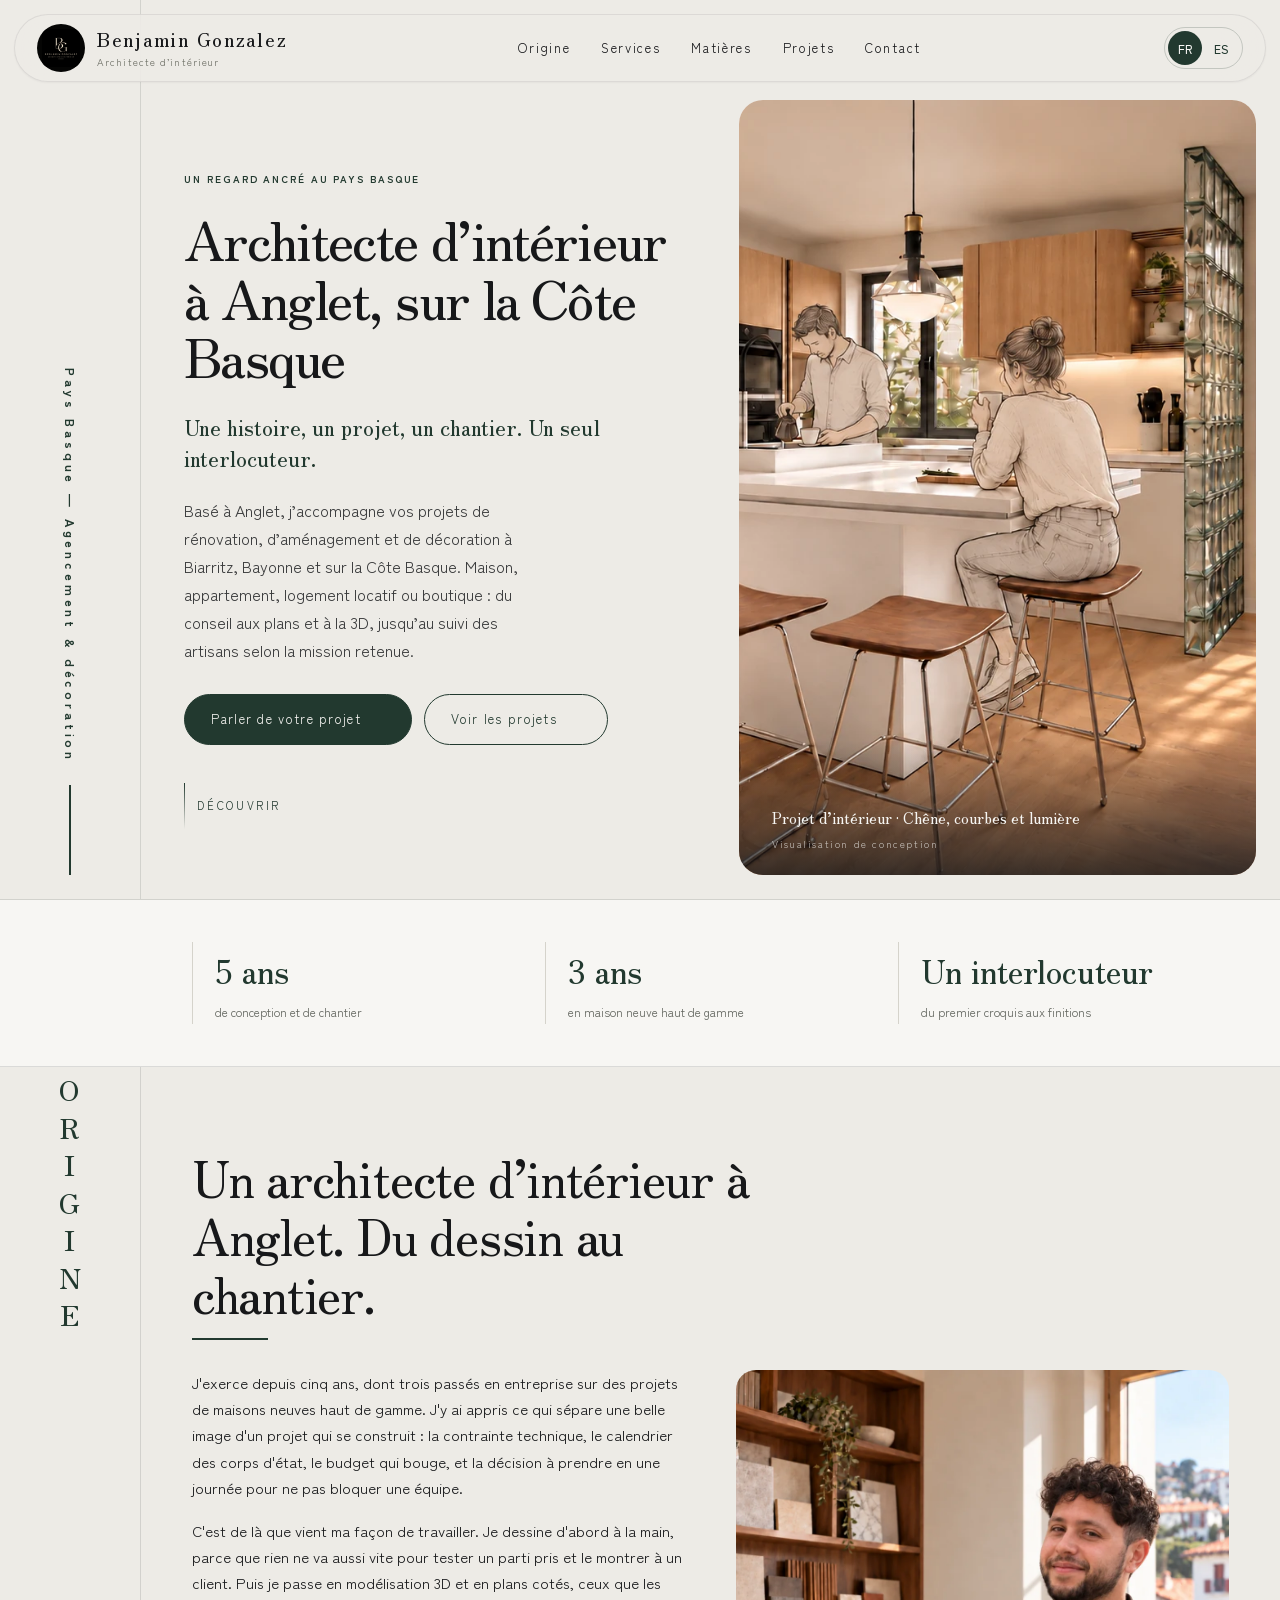
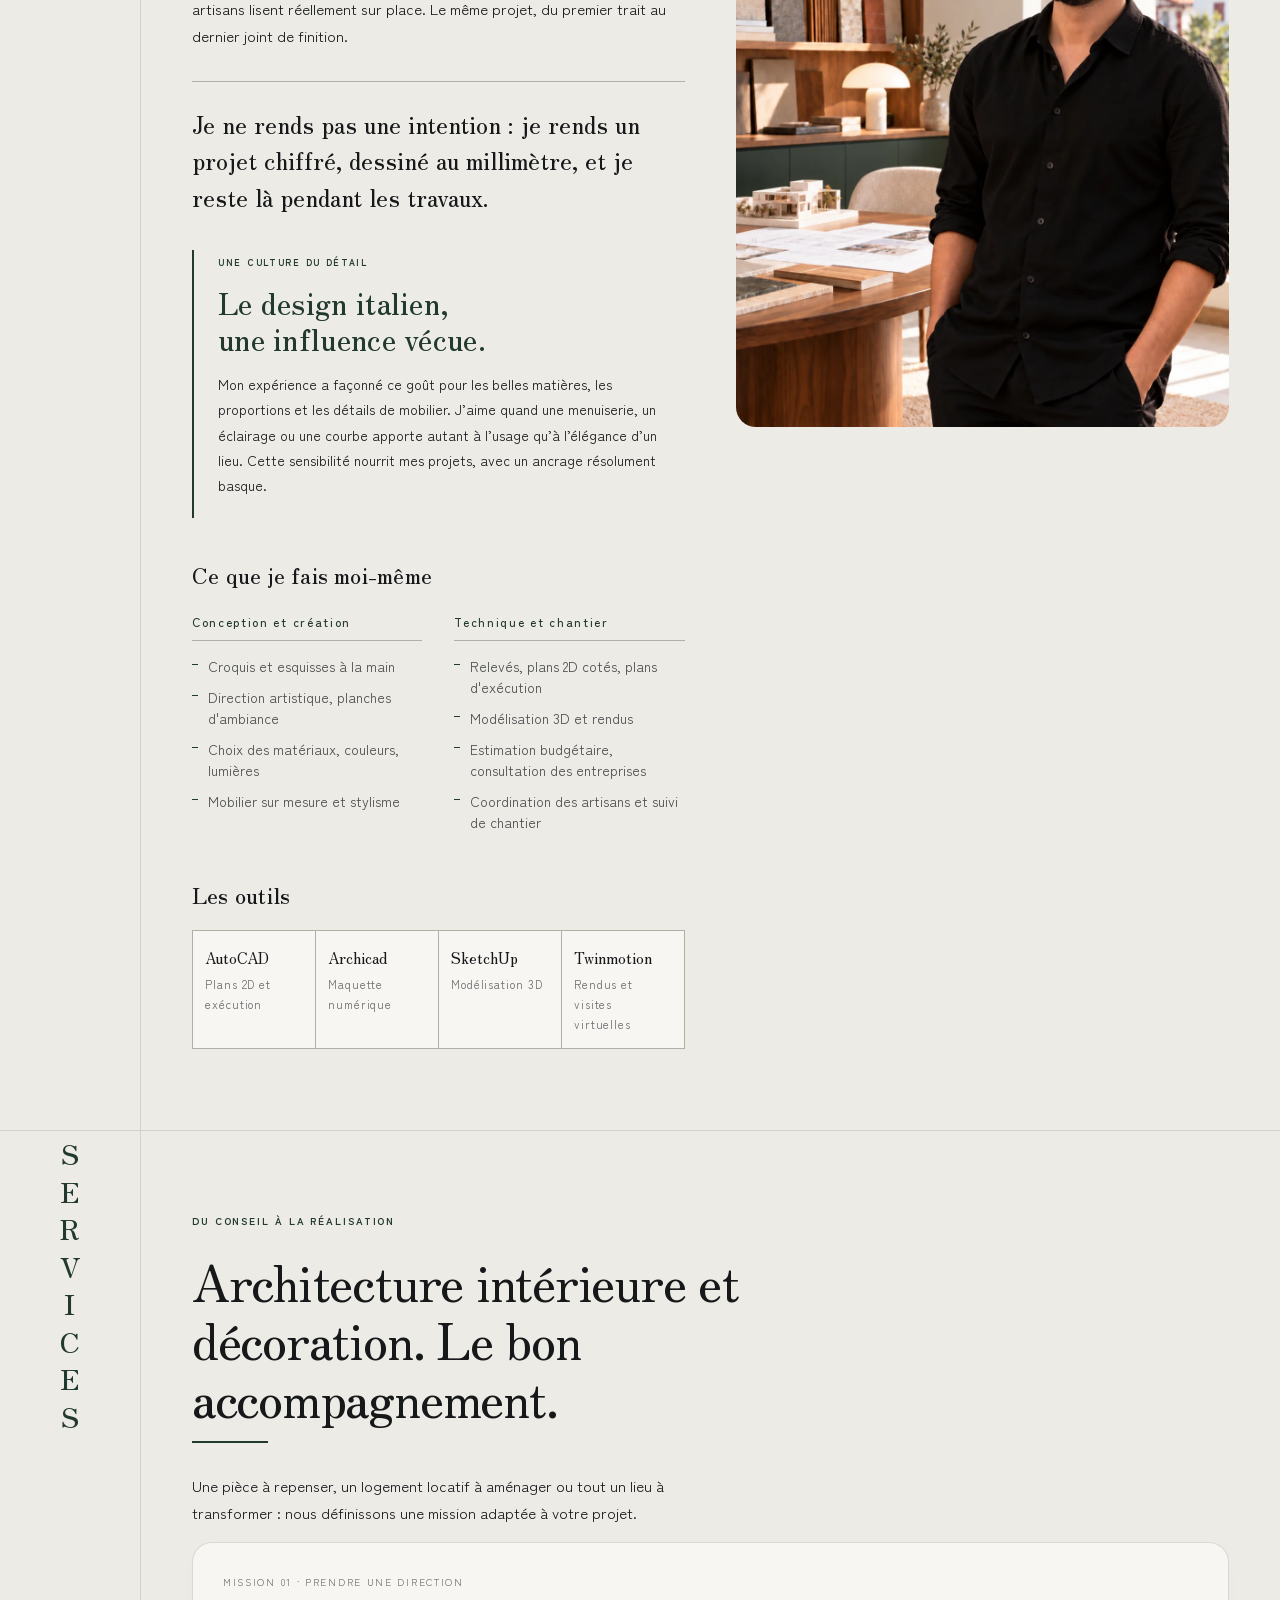
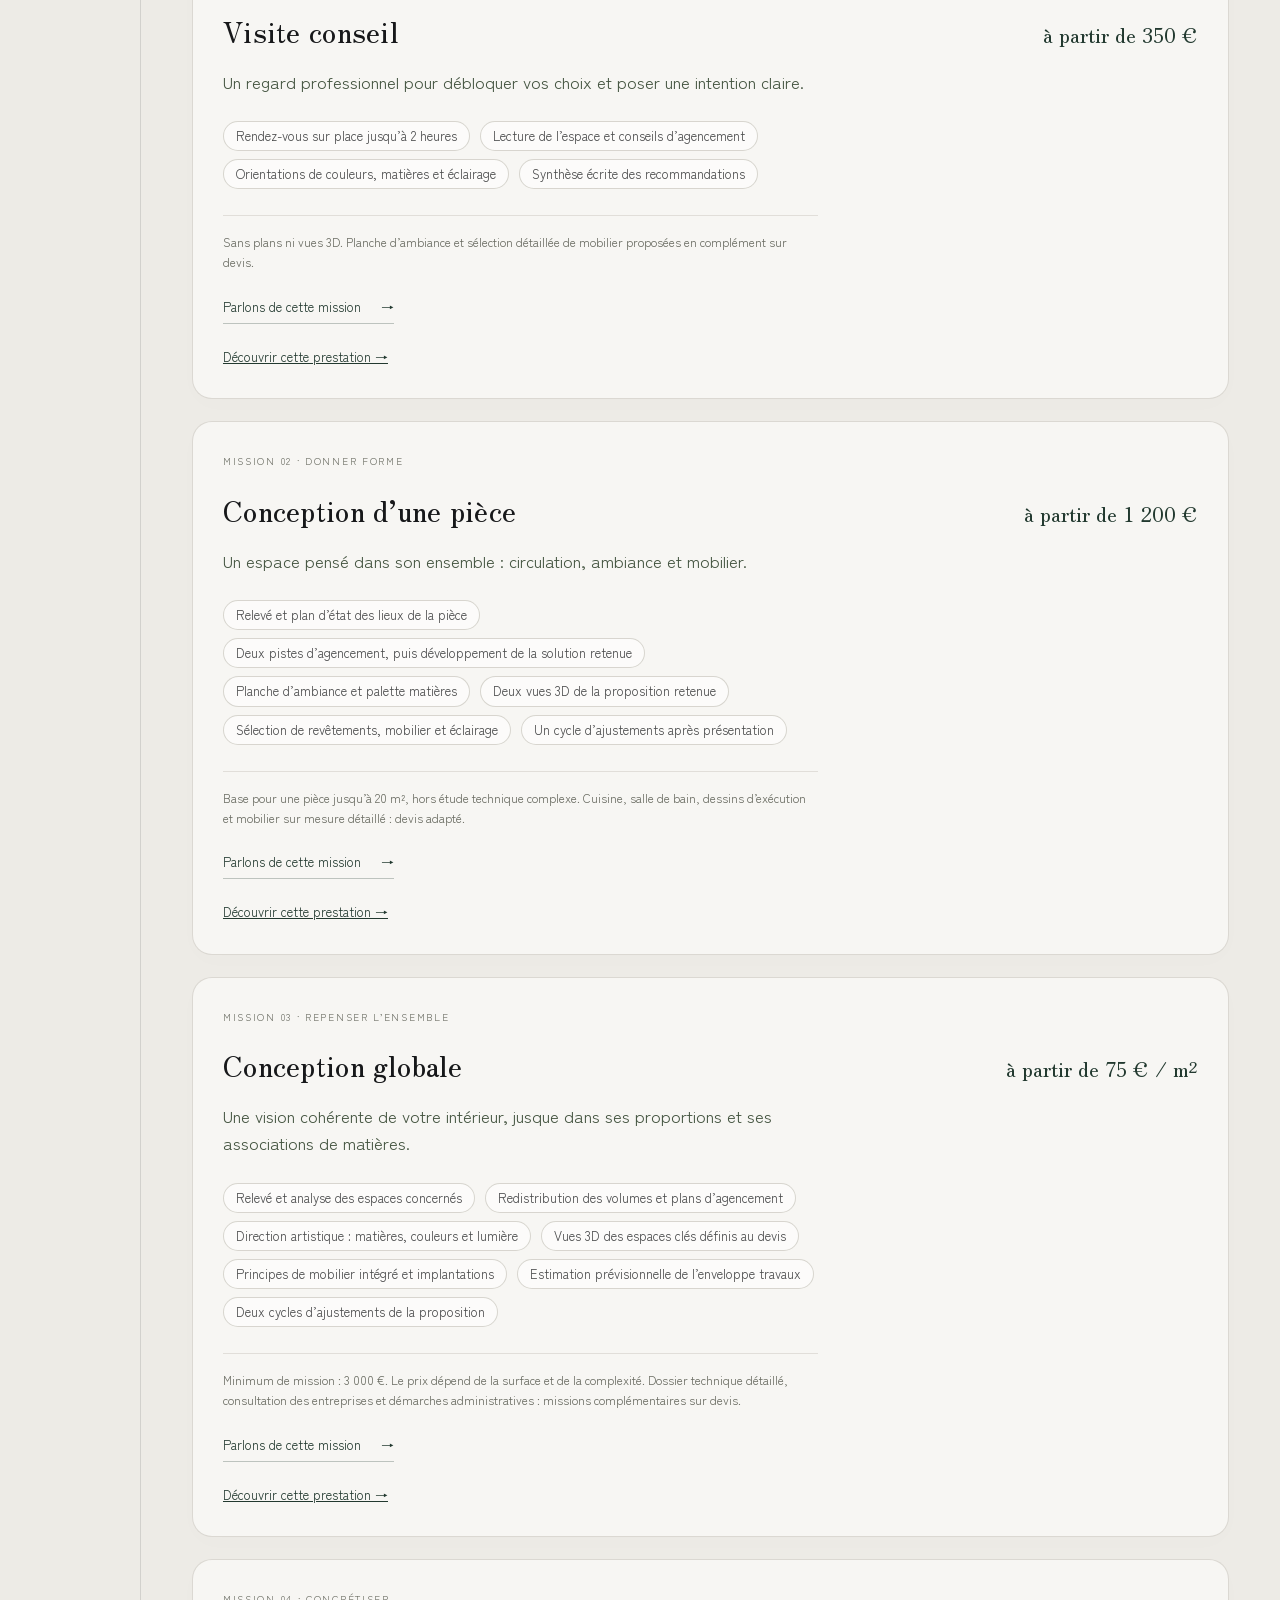
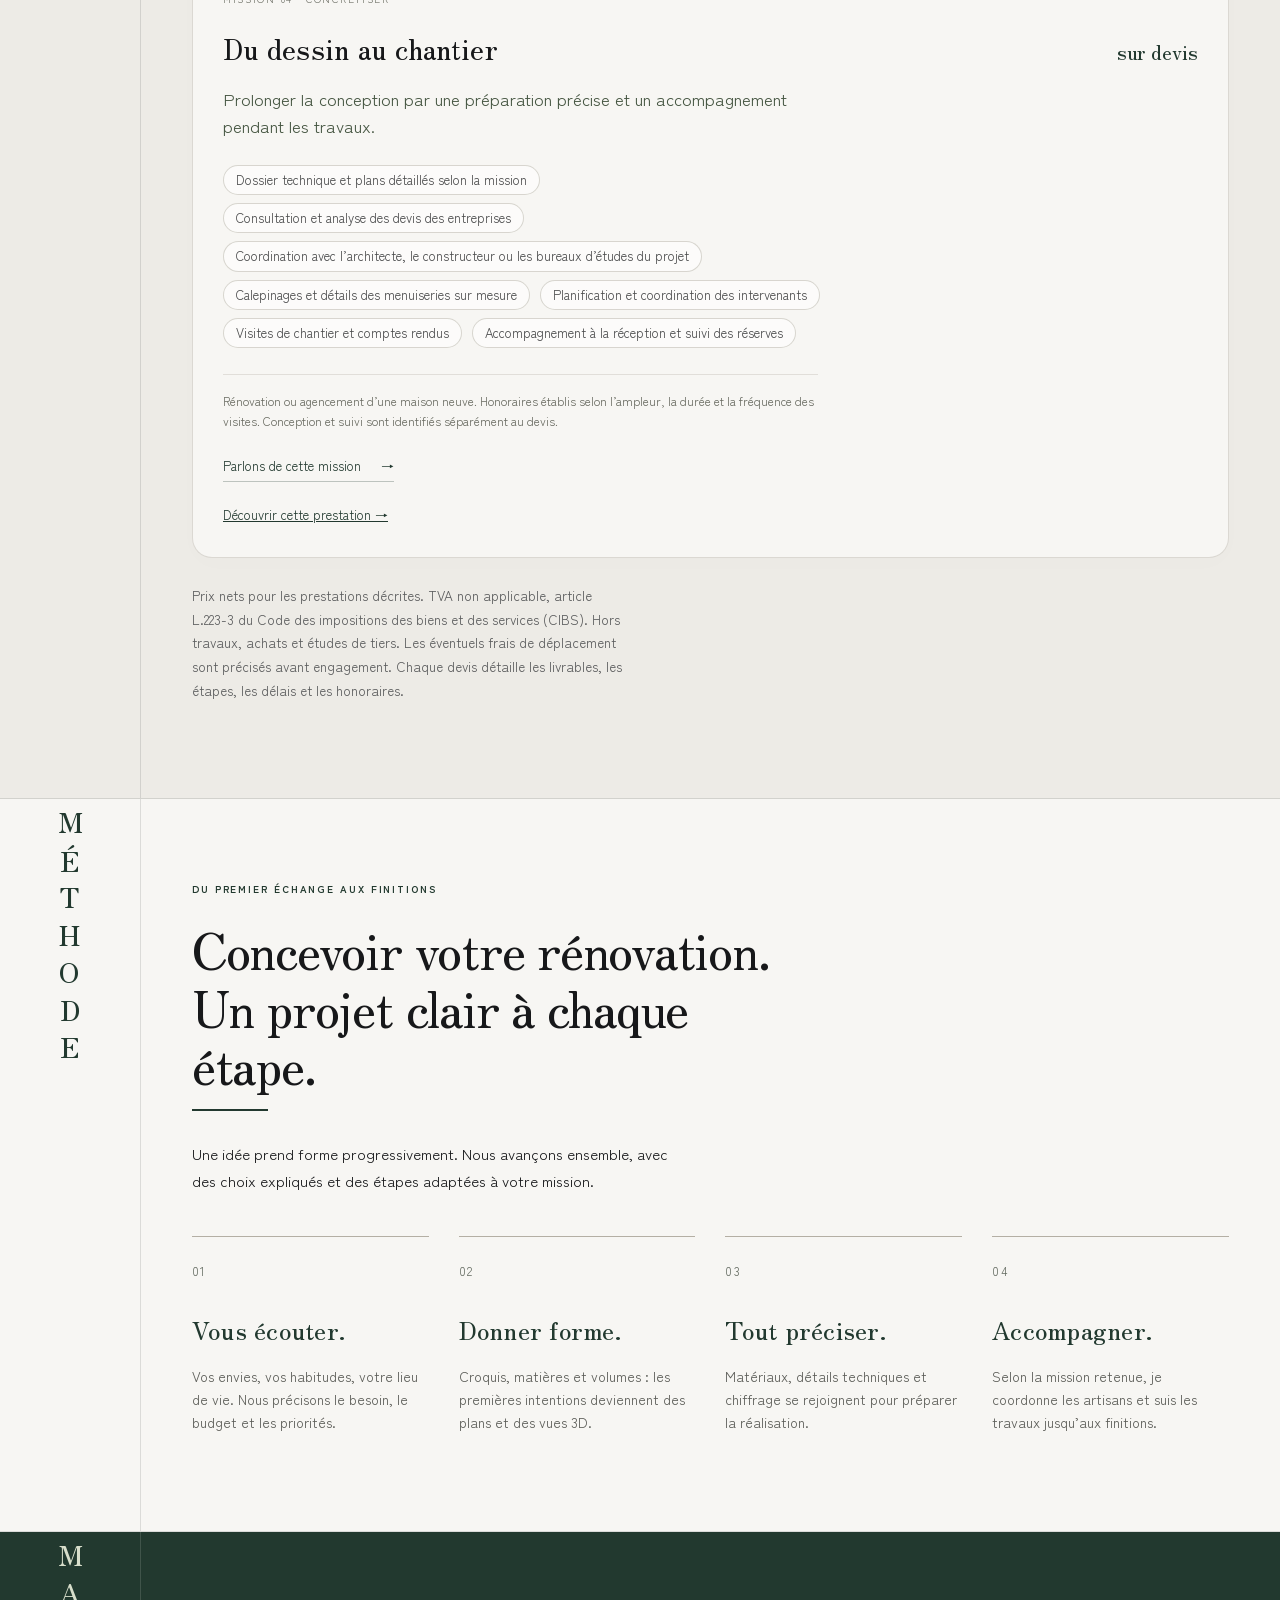
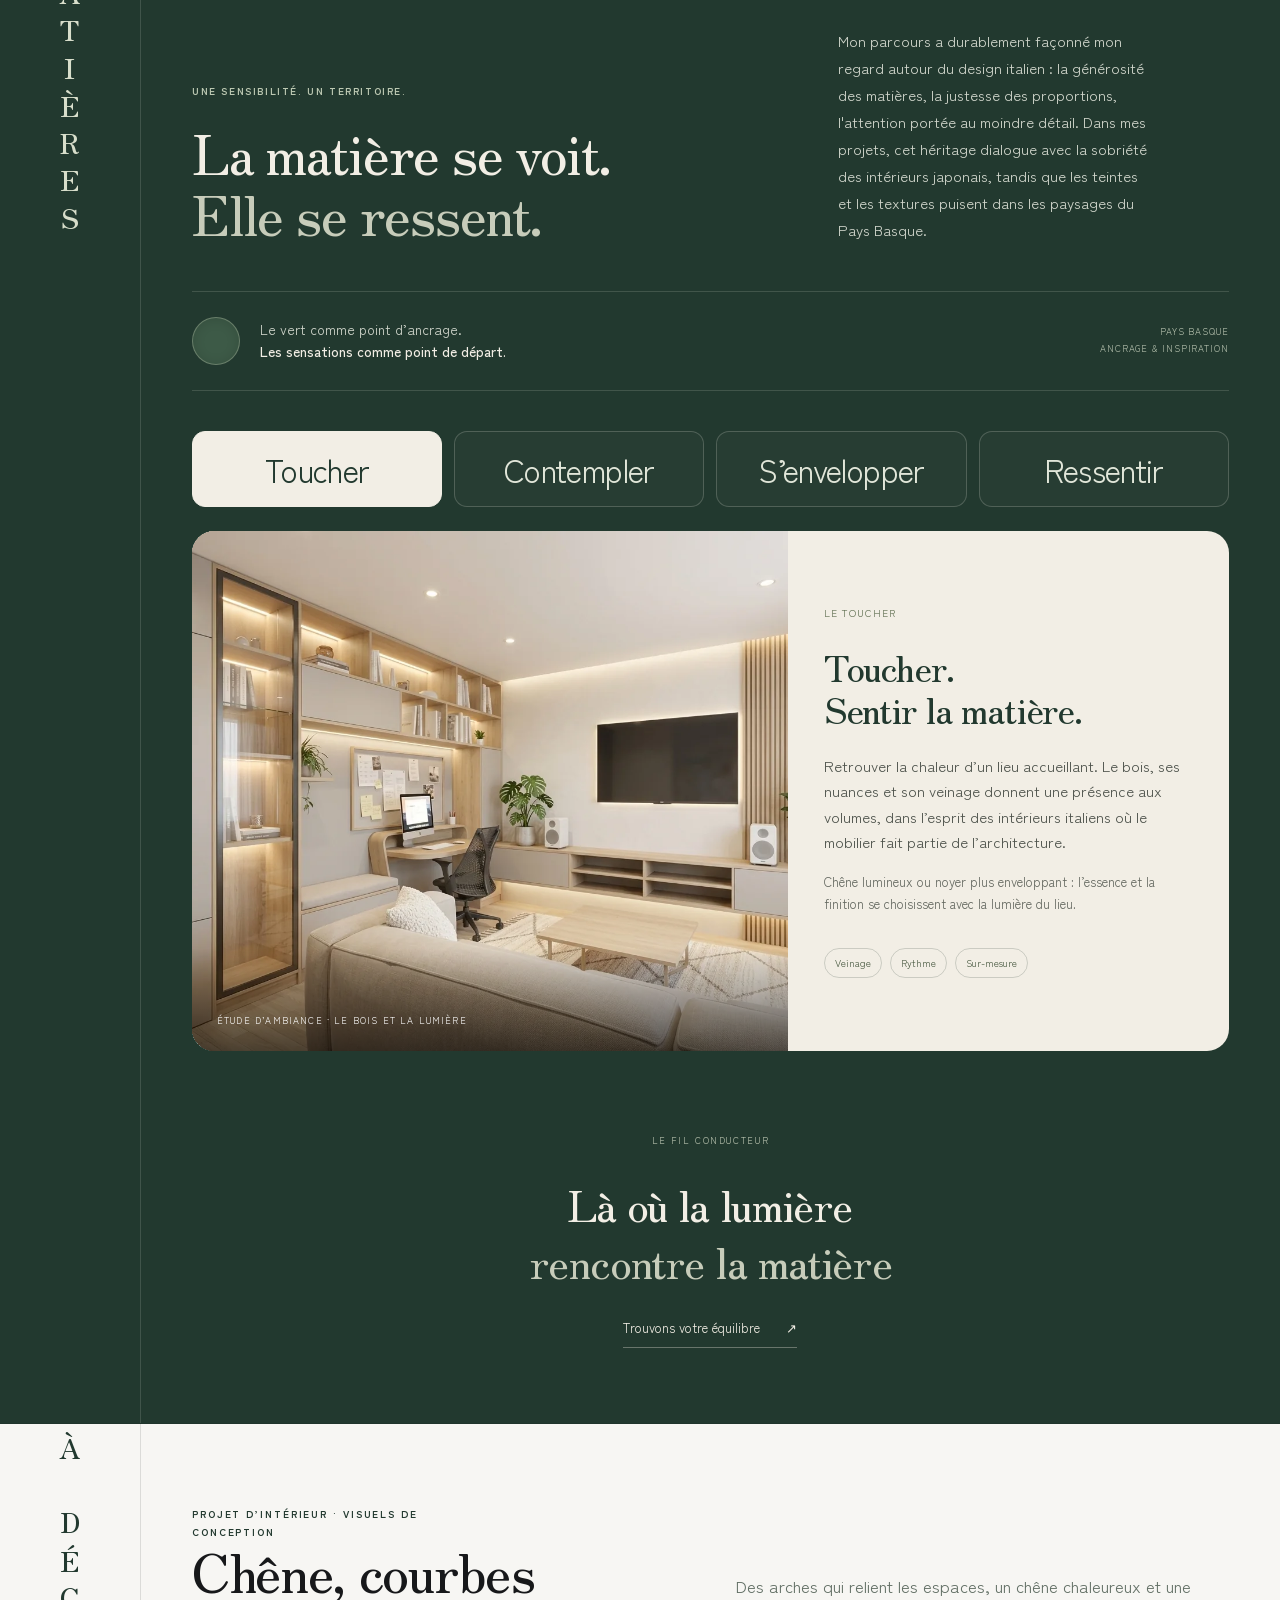
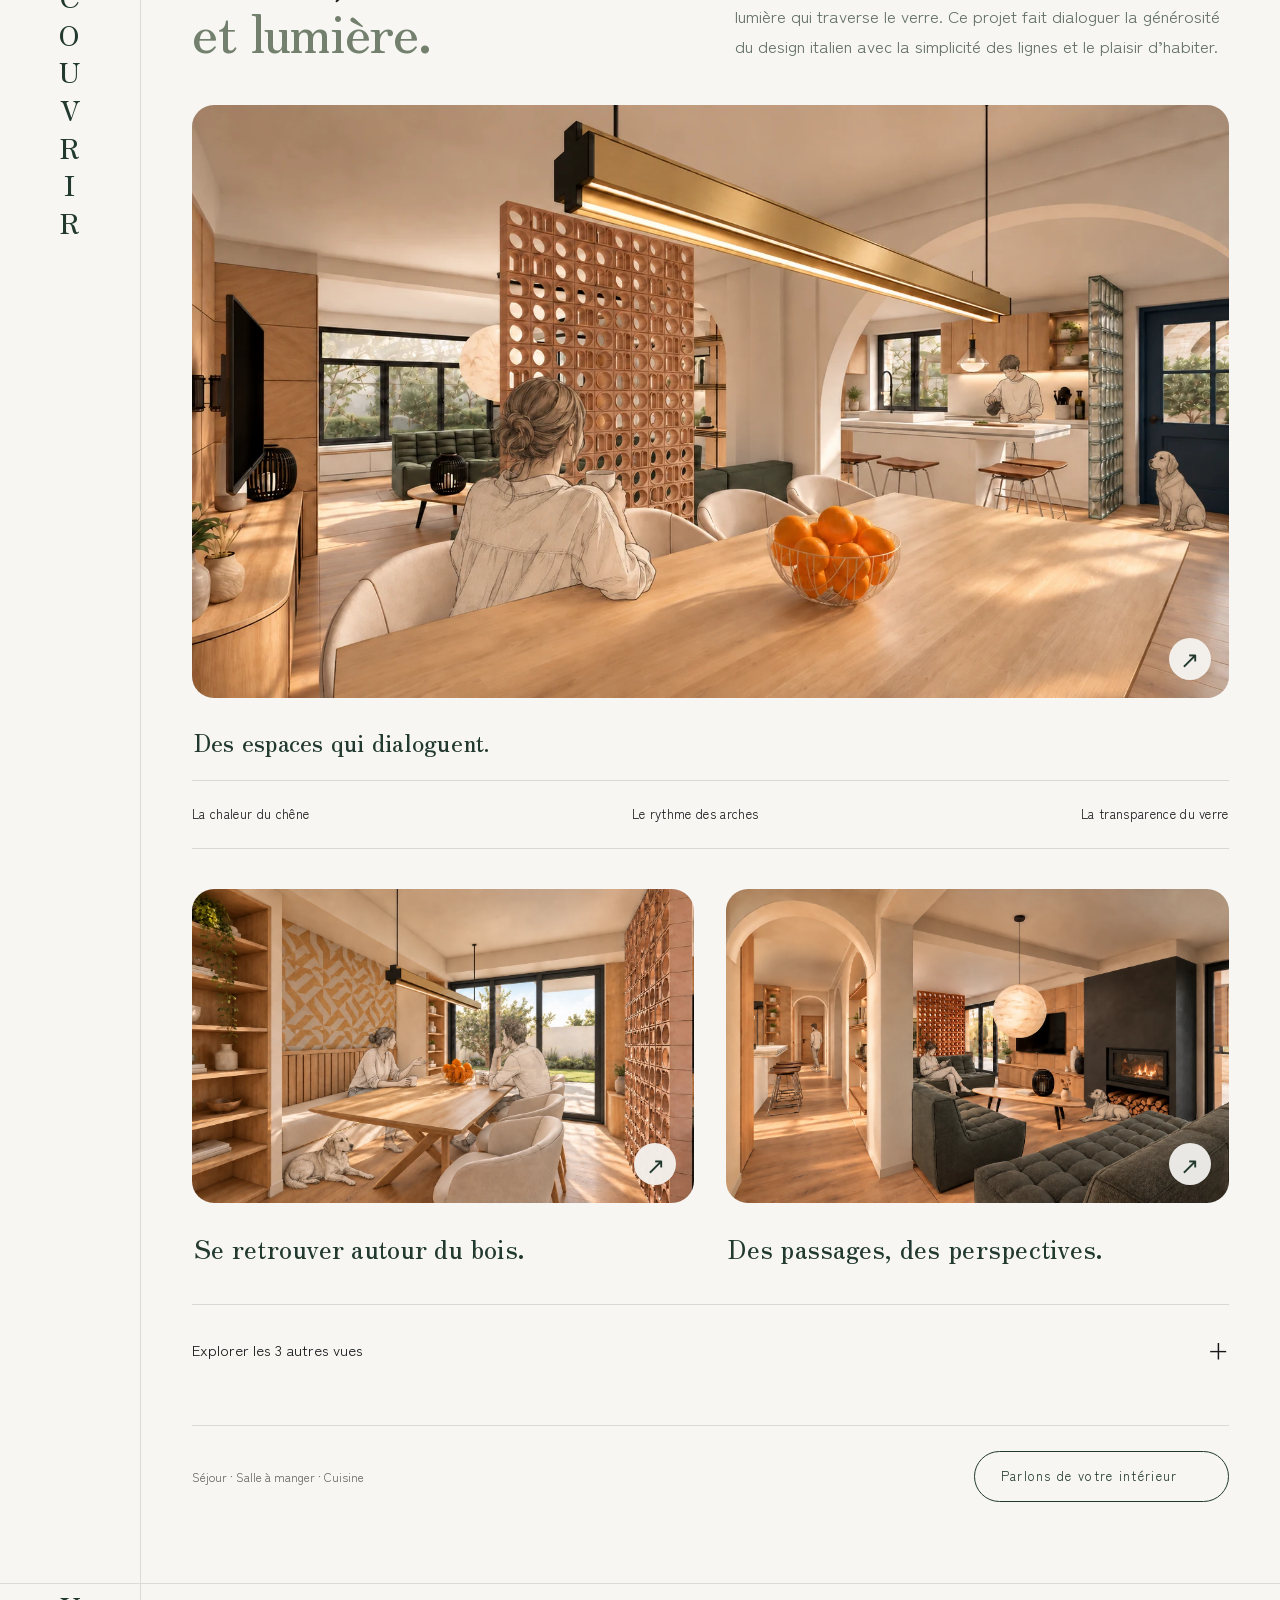
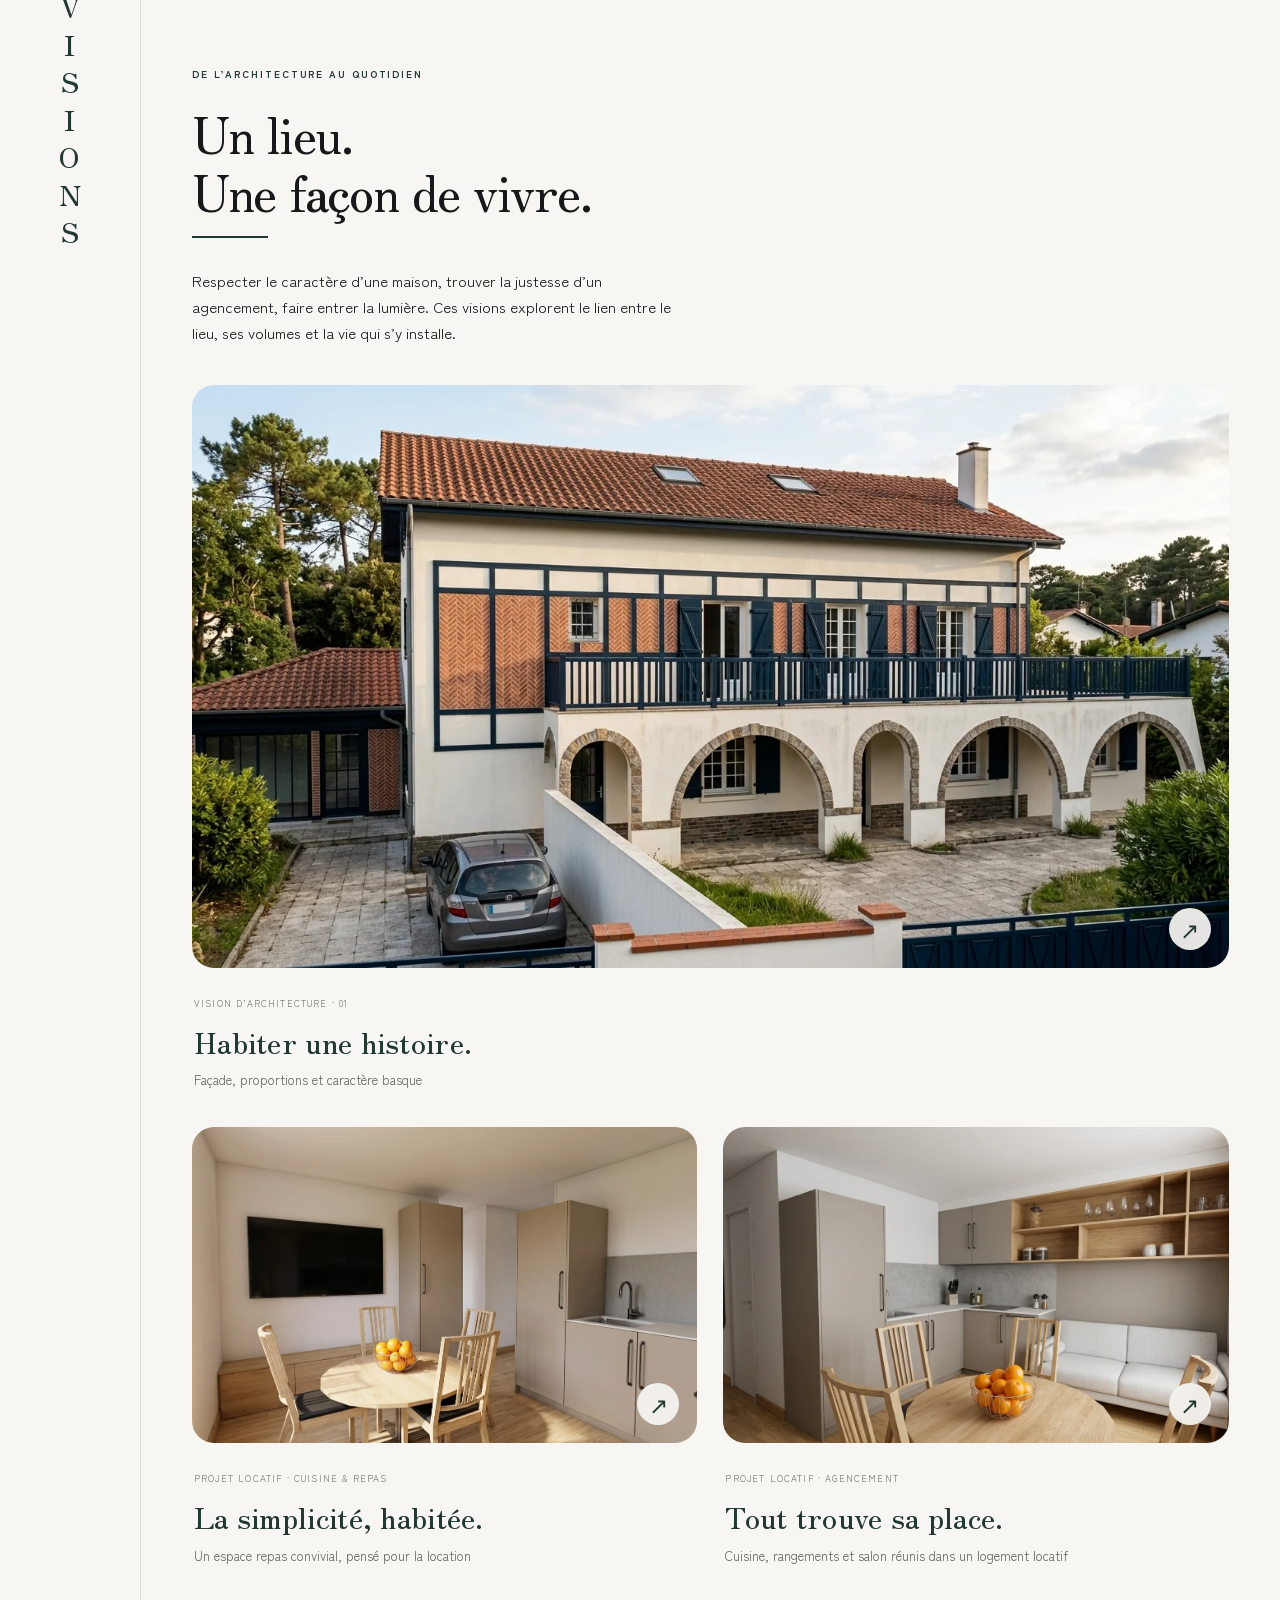
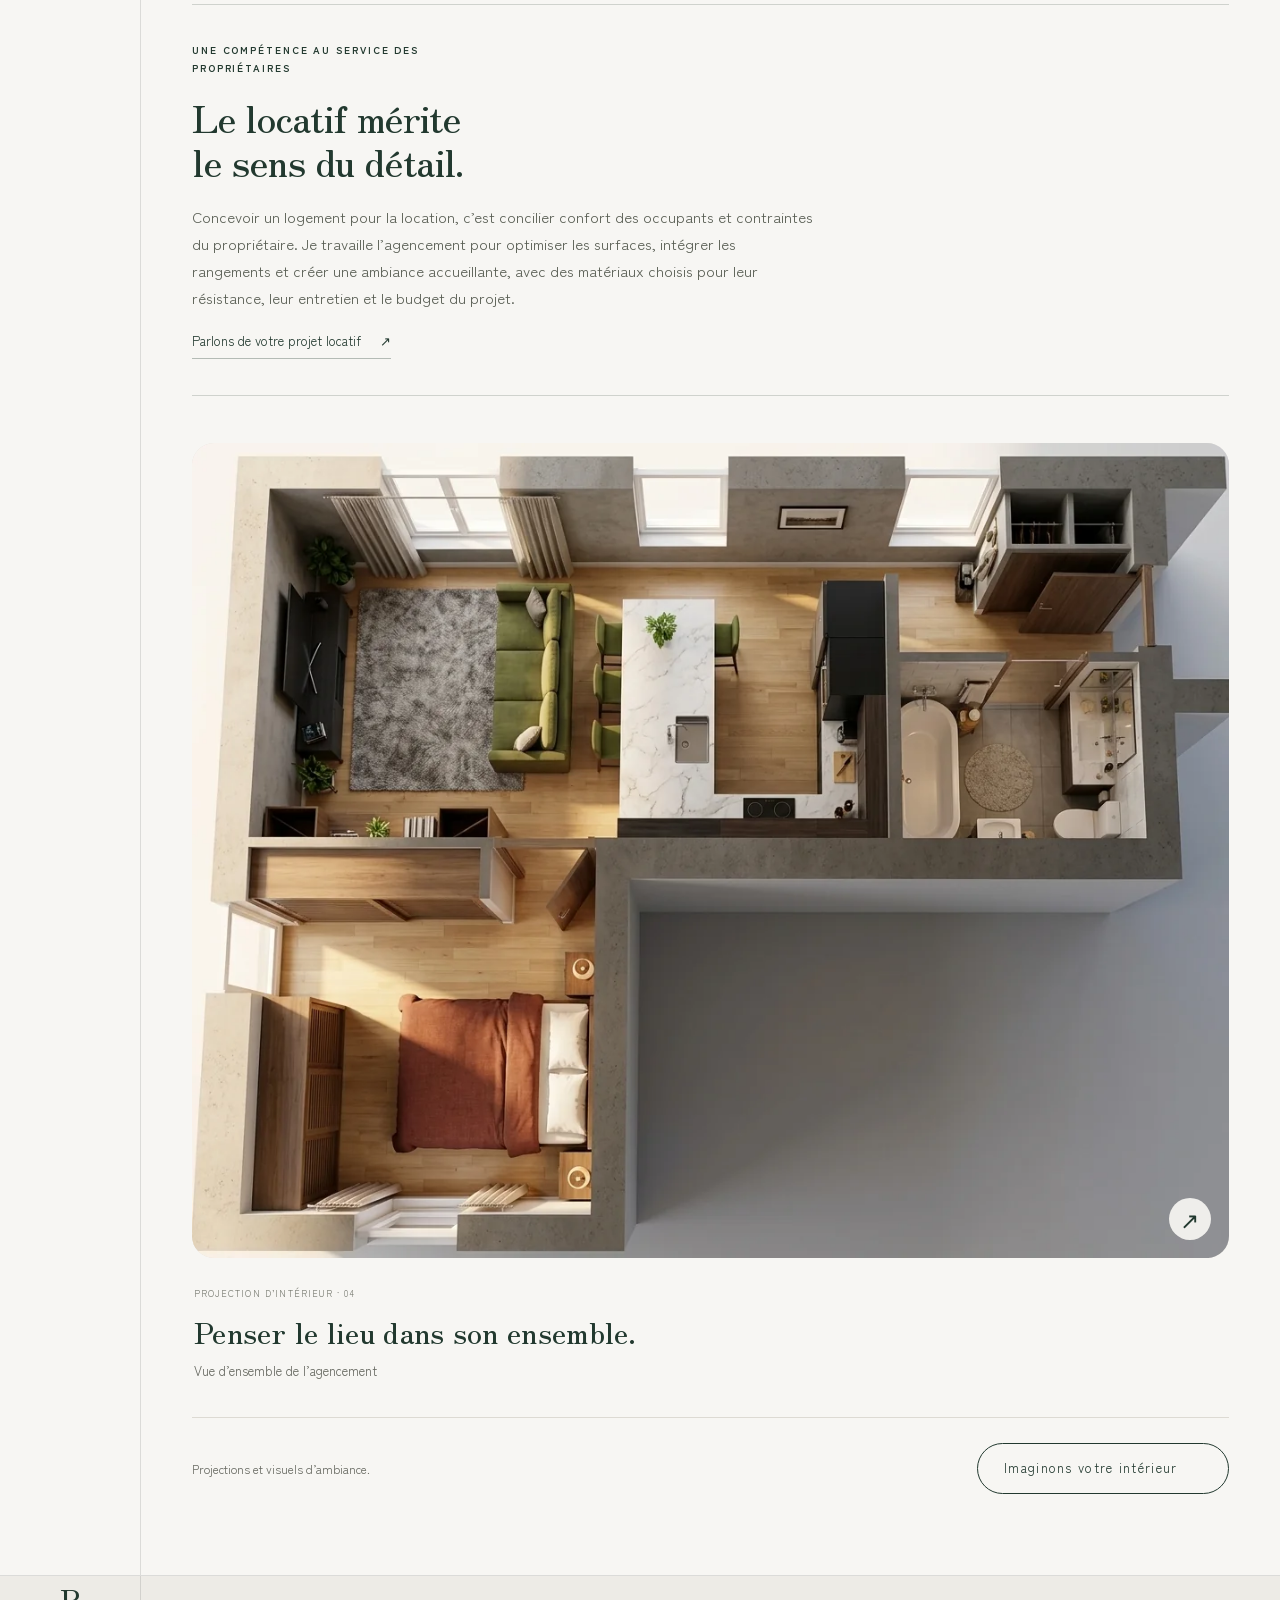
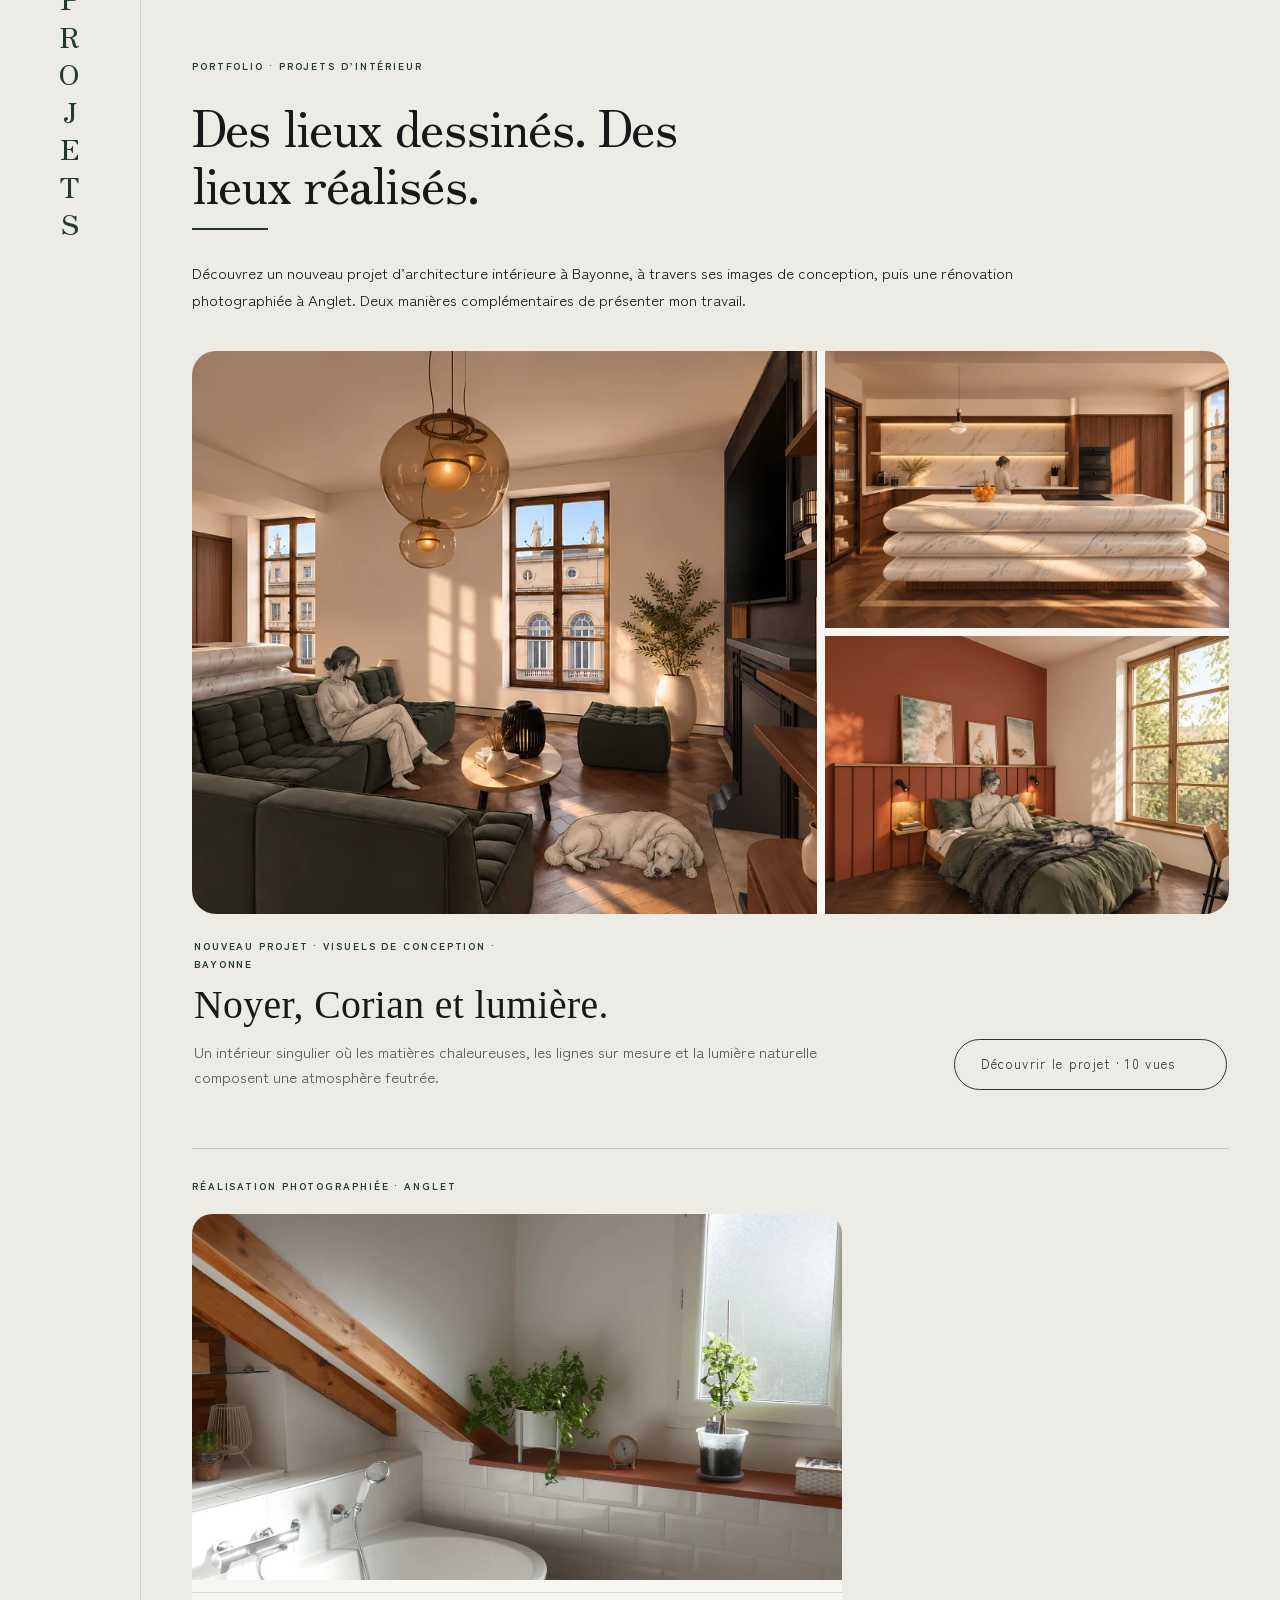
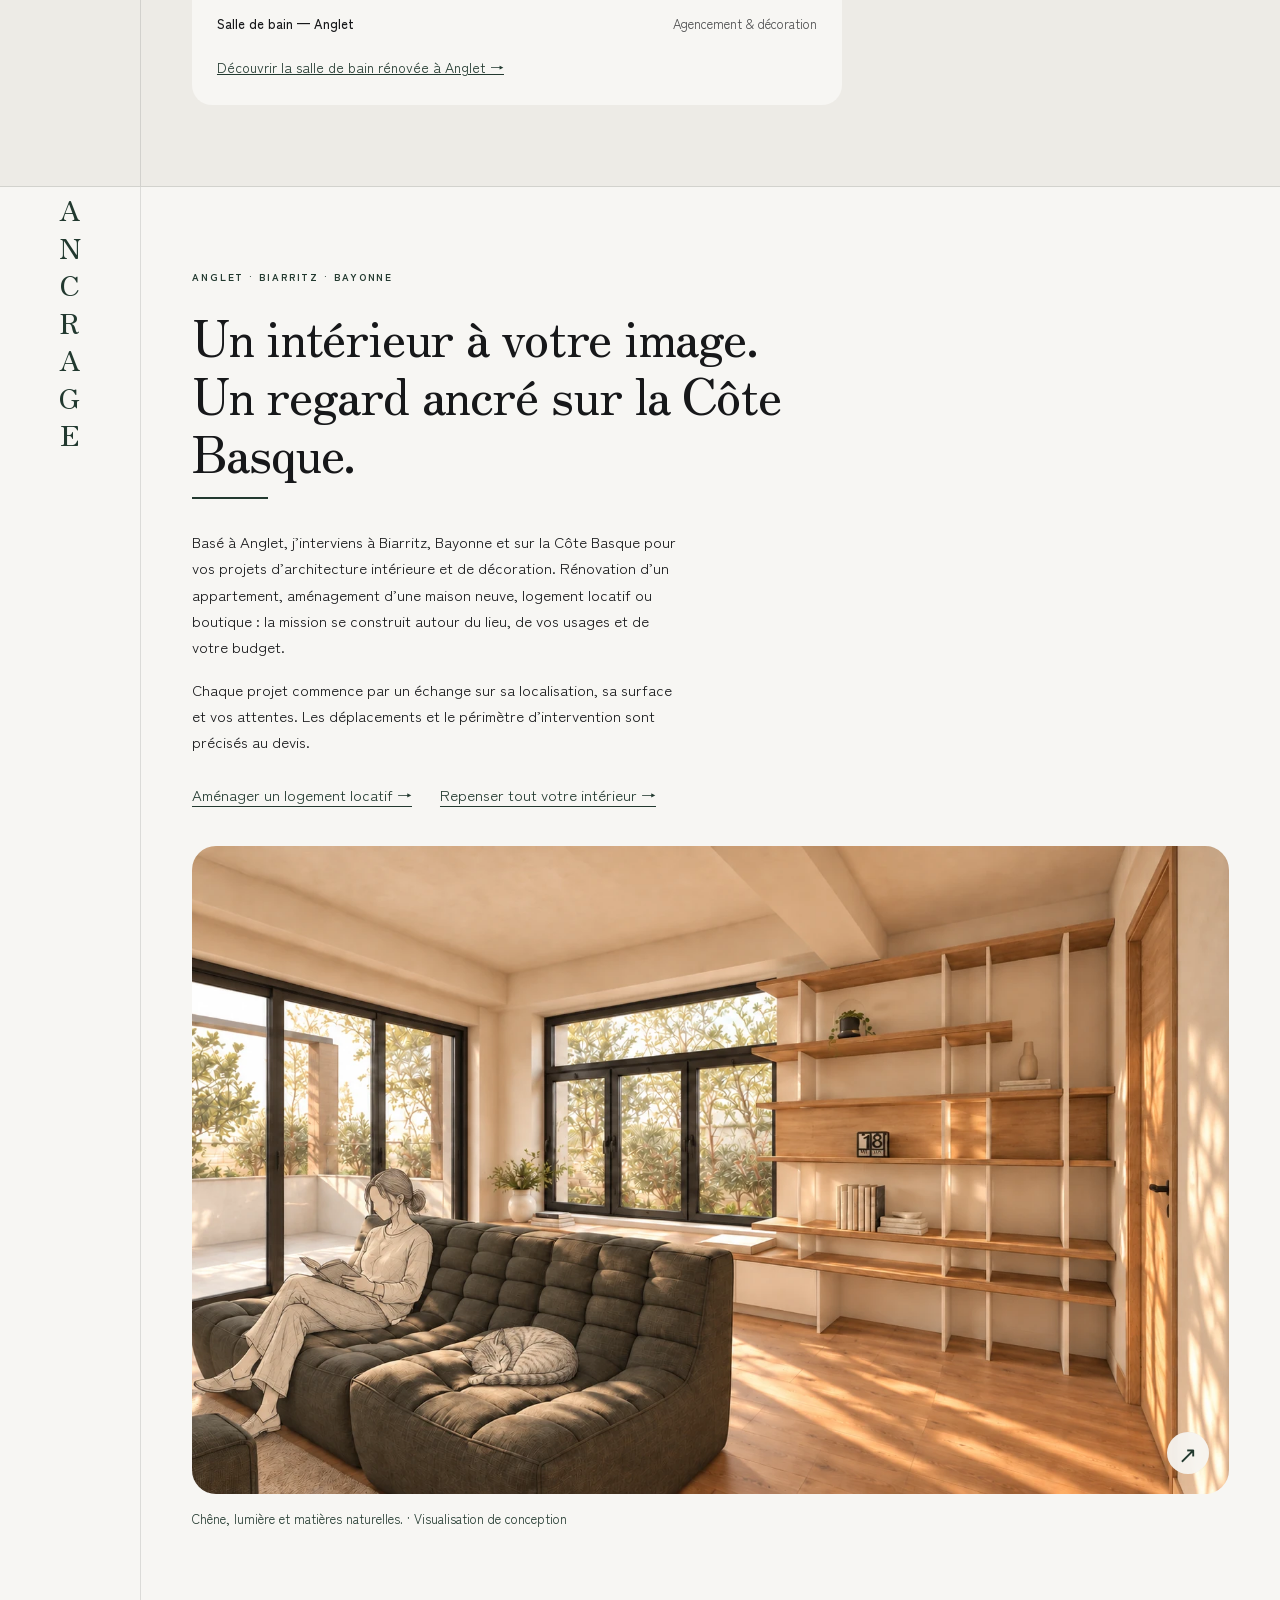
<file: index.html>
<!DOCTYPE html>

<html class="js-attente" lang="fr">
<head>
<meta charset="utf-8"/>
<meta content="width=device-width, initial-scale=1" name="viewport"/>
<title>Architecte d’intérieur à Anglet | Benjamin Gonzalez</title>
<meta content="Benjamin Gonzalez, architecte d’intérieur à Anglet : rénovation, aménagement et décoration à Biarritz, Bayonne et sur la Côte Basque. Parlons de votre projet." name="description"/>
<meta content="Architecte d’intérieur à Anglet | Benjamin Gonzalez" property="og:title"/>
<meta content="Benjamin Gonzalez, architecte d’intérieur à Anglet : rénovation, aménagement et décoration à Biarritz, Bayonne et sur la Côte Basque. Parlons de votre projet." property="og:description"/>
<meta content="https://benjamin-gonzalez-design.fr/img/logo-benjamin-gonzalez-partage-2026.jpg" property="og:image"/>
<meta content="https://benjamin-gonzalez-design.fr/" property="og:url"/>
<meta content="website" property="og:type"/>
<meta content="#22392F" name="theme-color"/>
<link href="https://fonts.googleapis.com" rel="preconnect"/>
<link crossorigin="" href="https://fonts.gstatic.com" rel="preconnect"/>
<link href="https://fonts.googleapis.com/css2?family=Zen+Kaku+Gothic+New:wght@400;500;700&amp;family=Zen+Old+Mincho:wght@400;500;600&amp;display=swap" rel="stylesheet"/>
<style>
/* ============================================================
   benjamin-gonzalez-design.fr — feuille de style
   ------------------------------------------------------------
   Pour changer l'apparence du site, tout se règle dans le bloc
   « Réglages » ci-dessous : couleurs, polices, largeur du rail.
   Une seule valeur modifiée se répercute sur toute la page.

   Sommaire
     1. Réglages          6. Services
     2. Base              7. Ambiance et projets
     3. Navigation        8. Contact et formulaire
     4. Accueil           9. Pied de page
     5. Sections         10. Adaptation aux écrans
   ============================================================ */

:root{
  --carta:      #EDEBE6;   /* fond, plâtre tiède */
  --latte:      #F7F6F3;   /* surfaces claires */
  --sumi:       #17181A;   /* encre */
  --pietra:     #B4AFA4;   /* filets, texte secondaire */
  --verde:      #22392F;   /* vert laque — la seule couleur forte */
  --verde-clair:#3C5A4A;

  /* ── Palettes de rechange ──────────────────────────────────
     Pour changer l'ambiance du site, remplacez les quatre valeurs
     ci-dessus par l'une de ces séries. Rien d'autre à modifier.

     Gris pierre + orange brûlé (industriel, chaleureux) :
       --carta:#E8E6E1; --latte:#F4F3F0; --sumi:#1C1C1A;
       --pietra:#A8A49C; --verde:#B4552A; --verde-clair:#C9704A;

     Vert mousse + rose poudré (organique, doux) :
       --carta:#EFEDE8; --latte:#F8F7F4; --sumi:#1A1C18;
       --pietra:#B6B2A6; --verde:#4A5B3C; --verde-clair:#6B7C5A;

     Chocolat + bleu glacier (éditorial, premium) :
       --carta:#EDEAE4; --latte:#F7F5F1; --sumi:#191613;
       --pietra:#B3AA9E; --verde:#4A3225; --verde-clair:#6B4A36;
     ────────────────────────────────────────────────────────── */

  --mincho: "Zen Old Mincho", Georgia, "Times New Roman", serif;
  --gothic: "Zen Kaku Gothic New", -apple-system, BlinkMacSystemFont, "Segoe UI", sans-serif;

  --rail: clamp(120px, 11vw, 190px);   /* largeur du rail vertical */
  --pad: clamp(20px, 5vw, 64px);
}

*,*::before,*::after{ box-sizing:border-box; }
html{ scroll-behavior:smooth; -webkit-text-size-adjust:100%; }
@media (prefers-reduced-motion: reduce){
  html{ scroll-behavior:auto; }
  *{ animation:none !important; transition:none !important; }
}
body{
  margin:0;
  background:var(--carta);
  color:var(--sumi);
  font-family:var(--gothic);
  font-size:clamp(15px,1.05vw,17px);
  line-height:1.75;
  font-weight:400;
  -webkit-font-smoothing:antialiased;
  overflow-x:hidden;
}
img{ display:block; max-width:100%; height:auto; }
a{ color:inherit; }
h1,h2,h3{ font-family:var(--mincho); font-weight:500; margin:0; letter-spacing:.01em; }
p{ margin:0 0 1.1em; max-width:62ch; }
:focus-visible{ outline:2px solid var(--verde); outline-offset:4px; }

/* ---------- Barre de navigation ---------- */
.nav{
  position:fixed; z-index:60;
  top:14px; left:14px; right:14px;
  display:flex; align-items:center; justify-content:space-between;
  gap:16px; padding:12px 22px;
  border-radius:999px;
  background:rgba(237,235,230,.72);
  border:1px solid rgba(23,24,26,.08);
  backdrop-filter:blur(14px) saturate(1.2);
  -webkit-backdrop-filter:blur(14px) saturate(1.2);
  box-shadow:0 1px 2px rgba(23,24,26,.04);
  transition:top .4s ease, padding .4s ease, background .4s ease,
             box-shadow .4s ease, transform .45s cubic-bezier(.2,.7,.2,1);
}
.nav.is-stuck{
  background:rgba(237,235,230,.92);
  box-shadow:0 6px 24px rgba(23,24,26,.10);
  padding-top:10px; padding-bottom:10px;
}
/* La barre s'efface vers le bas quand on descend, revient quand on remonte */
.nav.is-hidden{ transform:translateY(-140%); }

/* ── Repère de lecture ── */
.progress{
  position:fixed; top:0; left:0; right:0; height:2px; z-index:70;
  background:transparent; pointer-events:none;
}
.progress span{
  display:block; height:100%; width:0;
  background:var(--verde); transition:width .1s linear;
}
.brand{
  display:flex; align-items:baseline; gap:10px;
  min-width:0; text-decoration:none; line-height:1.2;
}
.brand b{
  font-family:var(--mincho); font-weight:500;
  font-size:clamp(15px,1.5vw,20px); letter-spacing:.09em; white-space:nowrap;
}
.brand span{
  font-size:clamp(10px,.85vw,12px); letter-spacing:.14em;
  color:var(--pietra); white-space:nowrap;
}
.brand span::before{ content:"／"; margin-right:9px; }
@media (max-width:560px){
  .brand{ flex-direction:column; align-items:flex-start; gap:1px; }
  .brand span::before{ content:none; }
}
.nav-links{ display:flex; gap:clamp(14px,2.4vw,34px); }
.nav-links a{
  text-decoration:none; font-size:13px; letter-spacing:.13em;
  padding:4px 0; position:relative; color:var(--sumi);
}
.nav-links a::after{
  content:""; position:absolute; left:0; right:100%; bottom:0;
  height:1px; background:var(--verde); transition:right .35s ease;
}
.nav-links a:hover::after, .nav-links a:focus-visible::after{ right:0; }
@media (max-width:720px){ .nav-links{ display:none; } }

/* ---------- Hero ---------- */
.hero{
  min-height:100svh; position:relative;
  display:grid; grid-template-columns:var(--rail) 1fr;
  border-bottom:1px solid rgba(23,24,26,.12);
}
.hero-rail{
  border-right:1px solid rgba(23,24,26,.12);
  display:flex; flex-direction:column; align-items:center; justify-content:flex-end;
  padding-bottom:24px; gap:22px;
}
.rail-text{
  writing-mode:vertical-rl; text-orientation:mixed;
  font-weight:700; font-size:clamp(12px,1vw,15px);
  letter-spacing:.3em; color:var(--verde);
}
.rail-line{ width:2px; height:90px; background:var(--verde); }
.hero-body{
  display:grid; grid-template-columns:1.05fr .95fr; align-items:end;
}
.hero-copy{ padding:0 clamp(24px,3.4vw,56px) clamp(48px,7vh,88px); }
.hero-copy h1{
  font-size:clamp(40px,6.2vw,96px); line-height:1.06;
  margin:0 0 26px; max-width:13ch; letter-spacing:-.01em;
}
.hero-copy .lede{ font-size:clamp(16px,1.25vw,19px); color:#3A3B3C; max-width:46ch; }
.hero-actions{ display:flex; flex-wrap:wrap; gap:12px; margin-top:30px; }
.hero-media{ align-self:stretch; position:relative; overflow:hidden; background:var(--latte); }
.hero-media img{ width:100%; height:100%; object-fit:cover; object-position:center 40%; }
/* Si le visuel est un montage ou une image détourée qu'il ne faut pas recadrer,
   ajoutez la classe "fit" sur la balise <img> : elle sera affichée entière. */
.hero-media img.fit{ object-fit:contain; padding:clamp(16px,3vw,48px); }
.hero-quote{
  position:absolute; left:0; right:0; bottom:0;
  padding:24px clamp(20px,2.6vw,34px);
  background:linear-gradient(to top, rgba(23,24,26,.80), rgba(23,24,26,0));
  color:var(--latte); font-family:var(--mincho);
  font-size:clamp(14px,1.05vw,17px); line-height:1.55;
}
.hero-quote small{ display:block; margin-top:6px; font-family:var(--gothic); font-size:11px; letter-spacing:.16em; color:rgba(247,246,243,.7); }
@media (max-width:900px){
  .hero{ grid-template-columns:var(--rail) 1fr; min-height:auto; }
  .hero-body{ grid-template-columns:1fr; }
  .hero-copy{ padding:120px 20px 40px; }
  .hero-media{ height:60vh; min-height:320px; }
}

/* Révélation d'ouverture — un seul moment orchestré */
.reveal-item{ opacity:0; transform:translateY(14px); animation:rise .9s cubic-bezier(.2,.7,.2,1) forwards; }
.reveal-item:nth-child(2){ animation-delay:.12s; }
.reveal-item:nth-child(3){ animation-delay:.24s; }
@keyframes rise{ to{ opacity:1; transform:none; } }

/* Apparition douce des blocs au défilement */
.appear{ opacity:0; transform:translateY(22px); }
.appear.seen{ opacity:1; transform:none; transition:opacity .8s ease, transform .8s cubic-bezier(.2,.7,.2,1); }
.appear.d1.seen{ transition-delay:.08s; }
.appear.d2.seen{ transition-delay:.16s; }
.appear.d3.seen{ transition-delay:.24s; }
@media (prefers-reduced-motion: reduce){
  .appear{ opacity:1; transform:none; }
}

/* Trait qui se déploie sous les titres de section */
.section-body > h2{ position:relative; padding-bottom:18px; }
.section-body > h2::after{
  content:""; position:absolute; left:0; bottom:0;
  width:0; height:2px; background:var(--verde);
  transition:width 1s cubic-bezier(.2,.7,.2,1) .2s;
}
.section-body > h2.seen::after{ width:76px; }
#contact .section-body > h2::after{ background:var(--latte); }

/* ── Indice de défilement sous l'accroche ── */
.cue{
  display:inline-flex; align-items:center; gap:12px;
  margin-top:38px; text-decoration:none; color:var(--verde);
}
.cue-line{
  display:block; width:1px; height:46px;
  background:linear-gradient(to bottom, var(--verde), transparent);
  position:relative; overflow:hidden;
}
.cue-line::after{
  content:""; position:absolute; left:0; top:-46px;
  width:1px; height:46px; background:var(--verde);
  animation:filer 2.4s ease-in-out infinite;
}
@keyframes filer{
  0%{ transform:translateY(0); opacity:0; }
  25%{ opacity:1; }
  100%{ transform:translateY(92px); opacity:0; }
}
.cue-text{ font-size:11px; letter-spacing:.24em; text-transform:uppercase; }
@media (prefers-reduced-motion: reduce){ .cue-line::after{ animation:none; } }

/* ---------- Boutons ---------- */
.btn{
  display:inline-flex; align-items:center; gap:10px;
  padding:13px 26px; border-radius:999px; text-decoration:none;
  font-size:13px; letter-spacing:.1em; border:1px solid var(--verde);
  background:var(--verde); color:var(--latte);
  transition:background .25s ease, color .25s ease;
  cursor:pointer;
}
.btn::after{
  content:"→"; display:inline-block;
  transform:translateX(-4px); opacity:0;
  transition:transform .35s cubic-bezier(.2,.7,.2,1), opacity .3s ease;
}
.btn:hover{ background:transparent; color:var(--verde); }
.btn:hover::after{ transform:translateX(0); opacity:1; }
.btn:active{ transform:translateY(1px); }
.btn-ghost{ background:transparent; color:var(--verde); }
.btn-ghost:hover{ background:var(--verde); color:var(--latte); }

/* ---------- Structure des sections ---------- */
.section{
  display:grid; grid-template-columns:var(--rail) 1fr;
  border-bottom:1px solid rgba(23,24,26,.12);
}
.section-rail{
  border-right:1px solid rgba(23,24,26,.12);
  position:relative;
}
.rail-title{
  position:sticky; top:104px;
  writing-mode:vertical-rl; text-orientation:upright;
  font-family:var(--mincho); font-weight:600;
  font-size:clamp(22px,2.2vw,34px); letter-spacing:.34em;
  text-transform:uppercase;
  margin:0 auto; padding:10px 0;
  display:block; width:max-content;
  color:var(--verde);
}
.section-body{ padding:clamp(64px,9vh,132px) clamp(24px,4vw,72px); }
.section-body > h2{
  font-size:clamp(30px,3.9vw,60px); line-height:1.16; max-width:19ch; margin-bottom:30px;
}
@media (max-width:900px){
  .section{ grid-template-columns:var(--rail) 1fr; }
  .section-body{ padding:56px 20px; }
}

/* ---------- Origine ---------- */
.origine-grid{ display:grid; grid-template-columns:1fr 1fr; gap:clamp(28px,4vw,64px); align-items:start; }
.origine-grid figure{ margin:0; position:sticky; top:110px; }
.origine-grid img{ width:100%; aspect-ratio:4/5; object-fit:cover; object-position:center; background:var(--latte); }
.origine-grid img.fit{ object-fit:contain; }
blockquote.pull{
  margin:32px 0 0; padding:24px 0 0;
  border-top:1px solid var(--pietra);
  font-family:var(--mincho); font-size:clamp(19px,1.9vw,27px); line-height:1.5;
}
.sub-head{
  font-size:clamp(19px,1.7vw,24px);
  margin:38px 0 16px;
}
.tools{
  list-style:none; margin:0; padding:0;
  display:grid; grid-template-columns:repeat(auto-fit,minmax(150px,1fr)); gap:1px;
  background:var(--pietra); border:1px solid var(--pietra);
}
.tools li{
  background:var(--latte); padding:14px 16px;
  font-family:var(--mincho); font-size:clamp(16px,1.4vw,19px);
}
.tools small{
  display:block; margin-top:3px;
  font-family:var(--gothic); font-size:11.5px; letter-spacing:.08em; color:#6A6B6C;
}
.skills{ display:grid; grid-template-columns:1fr 1fr; gap:24px 32px; }
.skills h4{
  font-family:var(--gothic); font-size:12px; font-weight:500; letter-spacing:.14em;
  margin:0 0 10px; padding-bottom:8px; color:var(--verde);
  border-bottom:1px solid var(--pietra);
}
.skills ul{ list-style:none; margin:0; padding:0; }
.skills li{
  font-size:14px; line-height:1.5; color:#4A4B4C;
  padding:5px 0 5px 16px; position:relative;
}
.skills li::before{
  content:""; position:absolute; left:0; top:13px;
  width:6px; height:1px; background:var(--verde);
}
@media (max-width:820px){ .origine-grid{ grid-template-columns:1fr; } .skills{ grid-template-columns:1fr; } }

/* ---------- Services : ligne tarifaire ---------- */
.tiers{ border-top:1px solid rgba(23,24,26,.16); margin-top:8px; }
.tier{
  display:grid; grid-template-columns:1fr auto; gap:8px 32px;
  padding:26px 0; border-bottom:1px solid rgba(23,24,26,.16);
  align-items:baseline;
}
/* Carte interactive : le bloc entier réagit, pas seulement le titre */
.tier.card{
  position:relative; padding:26px clamp(14px,1.6vw,24px);
  border:1px solid transparent; border-bottom-color:rgba(23,24,26,.16);
  border-radius:3px;
  transition:background .35s ease, border-color .35s ease, transform .35s cubic-bezier(.2,.7,.2,1);
}
.tier.card:hover{
  background:var(--latte);
  border-color:var(--pietra);
  transform:translateY(-3px);
}

/* Empilement au défilement : chaque carte se fixe sous la précédente.
   Uniquement sur écran large, où la hauteur le permet. */
@media (min-width:900px){
  .tiers{ padding-bottom:20vh; }
  .tier.card{
    position:sticky;
    background:var(--latte);
    border:1px solid var(--pietra);
    border-radius:4px;
    margin-bottom:20px;
    box-shadow:0 1px 2px rgba(23,24,26,.03);
    transition:box-shadow .4s ease, border-color .35s ease;
  }
  .tier.card:hover{ transform:none; box-shadow:0 10px 30px rgba(23,24,26,.08); }
  .tier.card:nth-child(1){ top:116px; z-index:1; }
  .tier.card:nth-child(2){ top:136px; z-index:2; }
  .tier.card:nth-child(3){ top:156px; z-index:3; }
  .tier.card:nth-child(4){ top:176px; z-index:4; }
  /* La dernière carte reste pleine, les précédentes s'effacent doucement */
  .tier.card:not(:last-child){ opacity:.96; }
}
.tier.card:hover .price{ color:var(--verde-clair); }
.tier.card::after{
  content:""; position:absolute; left:clamp(14px,1.6vw,24px); bottom:-1px;
  width:0; height:2px; background:var(--verde);
  transition:width .5s cubic-bezier(.2,.7,.2,1);
}
.tier.card:hover::after{ width:56px; }
.tier h3{ font-size:clamp(21px,2.4vw,34px); line-height:1.25; }
.tier .price{
  font-family:var(--mincho); font-size:clamp(17px,1.7vw,24px);
  color:var(--verde); white-space:nowrap;
}
.tier ul{
  grid-column:1/-1; list-style:none; margin:14px 0 0; padding:0;
  display:flex; flex-wrap:wrap; gap:8px 10px; max-width:78ch;
}
.tier li{
  font-size:13px; color:#4A4B4C; line-height:1.4;
  padding:5px 12px; border:1px solid var(--pietra); border-radius:999px;
  background:var(--latte);
}
.tier-note{ margin-top:26px; font-size:13.5px; color:#5A5B5C; }

/* Repli si une image ne peut pas se charger : le cadre reste, rien ne s'écrase */
.img-failed{
  display:flex; align-items:center; justify-content:center; text-align:center;
  background:var(--latte); border:1px dashed var(--pietra);
  color:#8A857A; font-size:12.5px; letter-spacing:.06em; padding:18px;
  min-height:220px;
}
.img-failed::before{ content:attr(data-label); }

/* ---------- Bande d'ambiance ---------- */
.band{ display:grid; grid-template-columns:1fr 1fr; gap:1px; background:var(--pietra); }
.band figure{ margin:0; position:relative; background:var(--latte); }
.band img{ width:100%; aspect-ratio:4/5; object-fit:cover; }
.band figcaption{
  position:absolute; left:0; right:0; bottom:0;
  padding:16px 18px;
  background:linear-gradient(to top, rgba(23,24,26,.72), rgba(23,24,26,0));
  color:var(--latte); font-family:var(--mincho); font-size:clamp(14px,1.2vw,18px);
}
.band figcaption small{
  display:block; margin-top:5px;
  font-family:var(--gothic); font-size:10.5px; letter-spacing:.1em;
  color:rgba(247,246,243,.65);
}
.band figcaption a{ color:inherit; }
@media (max-width:640px){ .band{ grid-template-columns:1fr; } }

/* ---------- Projets ---------- */
.projects{ display:grid; grid-template-columns:repeat(auto-fit,minmax(260px,1fr)); gap:clamp(16px,2vw,28px); }
.project{ margin:0; }
.project{ overflow:hidden; }
.project figure, .project > img{ display:block; }
.project img{
  width:100%; aspect-ratio:3/4; object-fit:cover; object-position:center;
  background:var(--latte);
  transition:transform 1.1s cubic-bezier(.2,.7,.2,1), filter .6s ease;
}
.project:hover img{ transform:scale(1.04); filter:saturate(1.06); }
.project.wide{ grid-column:span 2; }
.project.wide img{ aspect-ratio:16/10; }
.project figcaption{
  display:flex; justify-content:space-between; gap:16px;
  padding-top:12px; font-size:13px; color:#4A4B4C;
  border-top:1px solid rgba(23,24,26,.16); margin-top:12px;
}
.project figcaption b{ font-weight:500; color:var(--sumi); }
.placeholder{
  width:100%; aspect-ratio:3/4; background:var(--latte);
  border:1px dashed var(--pietra);
  display:flex; align-items:center; justify-content:center;
  color:var(--pietra); font-size:13px; text-align:center; padding:20px;
}
@media (max-width:820px){ .project.wide{ grid-column:span 1; } .project.wide img{ aspect-ratio:3/4; } }

/* ---------- Contact ---------- */
#contact{ background:var(--verde); color:var(--latte); border-bottom:none; }
#contact .section-rail{ border-right-color:rgba(247,246,243,.22); }
#contact .rail-title{ color:var(--latte); }
#contact h2{ color:var(--latte); }
#contact p{ color:rgba(247,246,243,.82); }
.contact-grid{ display:grid; grid-template-columns:.85fr 1.15fr; gap:clamp(32px,5vw,72px); align-items:start; }
.contact-lines{ list-style:none; margin:28px 0 0; padding:0; }
.contact-lines li{ border-top:1px solid rgba(247,246,243,.22); }
.contact-lines a{
  display:block; padding:16px 0; text-decoration:none;
  transition:padding-left .35s ease;
}
.contact-lines .lbl{
  display:block; margin:0 0 6px;
  font-family:var(--gothic); font-size:11px; letter-spacing:.18em;
  color:rgba(247,246,243,.55);
}
.contact-lines .row{ display:flex; align-items:center; gap:14px; }
.contact-lines .val{
  font-family:var(--mincho); font-size:clamp(17px,1.8vw,25px);
  line-height:1.25; min-width:0; word-break:break-word;
}
.contact-lines a:hover{ padding-left:10px; }
.ico{
  flex:0 0 auto; width:26px; height:26px;
  fill:none; stroke:var(--latte); stroke-width:1.4;
  stroke-linecap:round; stroke-linejoin:round;
  color:var(--latte);
  transition:transform .35s cubic-bezier(.2,.7,.2,1), opacity .3s ease;
  opacity:.9;
}
.contact-lines a:hover .ico{ transform:translateY(-2px) scale(1.06); opacity:1; }

/* Formulaire */
.form{ background:var(--latte); color:var(--sumi); padding:clamp(24px,3vw,40px); }
.form h3{ font-size:clamp(22px,2vw,28px); margin-bottom:6px; }
.form .form-intro{ font-size:14px; color:#5A5B5C; margin-bottom:22px; }
.field{ margin-bottom:18px; }
.field label{ display:block; font-size:12px; letter-spacing:.12em; margin-bottom:7px; color:#4A4B4C; }
.field input, .field select, .field textarea{
  width:100%; padding:12px 14px; font:inherit; font-size:15px;
  color:var(--sumi); background:#fff;
  border:1px solid var(--pietra); border-radius:2px;
  transition:border-color .2s ease;
}
.field input:focus, .field select:focus, .field textarea:focus{ border-color:var(--verde); outline:none; box-shadow:0 0 0 3px rgba(34,57,47,.12); }
.field textarea{ min-height:130px; resize:vertical; }
.field-row{ display:grid; grid-template-columns:1fr 1fr; gap:18px; }
.hp{ position:absolute; left:-9999px; width:1px; height:1px; overflow:hidden; }
.form-foot{ display:flex; align-items:center; gap:16px; flex-wrap:wrap; margin-top:6px; }
.consent{ font-size:12px; color:#6A6B6C; max-width:40ch; line-height:1.5; }
.status{ margin-top:16px; font-size:14px; padding:12px 14px; border-radius:2px; display:none; }
.status.ok{ display:block; background:rgba(34,57,47,.10); color:var(--verde); border:1px solid rgba(34,57,47,.3); }
.status.err{ display:block; background:rgba(150,40,30,.08); color:#8A2A20; border:1px solid rgba(150,40,30,.3); }
@media (max-width:900px){ .contact-grid{ grid-template-columns:1fr; } .field-row{ grid-template-columns:1fr; } }

/* ---------- Pied de page ---------- */
.footer{
  background:var(--verde); color:rgba(247,246,243,.6);
  padding:26px var(--pad) 34px;
  border-top:1px solid rgba(247,246,243,.18);
  display:flex; justify-content:space-between; gap:14px; flex-wrap:wrap;
  font-size:12px; letter-spacing:.08em;
}
.footer a{ text-decoration:none; }
.footer a:hover{ color:var(--latte); }

/* ═══════════ Adaptation aux formats d'écran ═══════════ */

/* Grand écran : on laisse respirer le rail */
@media (min-width:1600px){
  :root{ --rail:118px; }
  .section-body{ padding-left:clamp(48px,5vw,110px); padding-right:clamp(48px,5vw,110px); }
}

/* Tablette paysage */
@media (max-width:1100px){
  .contact-grid{ gap:40px; }
  .tier ul{ max-width:none; }
}

/* Tablette portrait et petit portable */
@media (max-width:900px){
  :root{ --rail:80px; }
  .rail-title{ top:80px; letter-spacing:.26em; font-size:22px; }
  .hero-rail{ padding-bottom:16px; }
  .rail-text{ font-size:10px; letter-spacing:.28em; }
  .rail-line{ height:44px; }
}

/* Téléphone */
@media (max-width:640px){
  :root{ --rail:60px; }
  .nav{ top:10px; left:10px; right:10px; padding:10px 16px; }
  .cue{ margin-top:28px; }
  .cue-line{ height:36px; }
  .tier.card{ padding:20px 12px; }
  .origine-grid figure{ position:static; }
  body{ line-height:1.7; }

  .nav{ padding:12px 16px; }
  .section-body{ padding:48px 16px 56px; }
  .hero-copy{ padding:132px 16px 40px; }
  .hero-media{ height:52vh; min-height:280px; }

  /* Tarifs : prix sous le titre, pas à côté */
  .tier{ grid-template-columns:1fr; padding:22px 0; }
  .tier .price{ justify-self:start; }
  .tier ul{ gap:7px 8px; margin-top:12px; }
  .tier li{ font-size:12.5px; padding:4px 10px; }

  .tools{ grid-template-columns:1fr 1fr; }
  .projects{ grid-template-columns:1fr; }
  .form{ padding:22px 18px; }
  .form-foot{ gap:12px; }
  .btn{ width:100%; justify-content:center; }
  .footer{ flex-direction:column; gap:8px; padding:22px 16px 28px; }
}

/* Très petits écrans */
@media (max-width:380px){
  :root{ --rail:50px; }
  .tools{ grid-template-columns:1fr; }
  .rail-title{ letter-spacing:.2em; font-size:19px; }
}

/* Écrans tactiles : pas d'effet au survol qui reste collé */
@media (hover:none){
  .tier.card:hover{ background:transparent; border-color:transparent;
                    border-bottom-color:rgba(23,24,26,.16); transform:none; }
  .tier.card:hover::after{ width:0; }
  .btn:hover{ background:var(--verde); color:var(--latte); }
  .btn-ghost:hover{ background:transparent; color:var(--verde); }
  .contact-lines a:hover{ padding-left:0; }
}

/* Impression */
@media print{
  .nav, .hero-actions, .form, .hero-quote, .cue, .progress{ display:none; }
  body{ background:#fff; }
  .section, .hero{ grid-template-columns:1fr; }
  .section-rail, .hero-rail{ display:none; }
}


/* Évolution de la version d’origine : palette, rails et typographies conservés. */
html{scroll-padding-top:105px}.skip{position:fixed;left:20px;top:-100px;background:var(--latte);z-index:100;padding:12px}.skip:focus{top:15px}.eyebrow{font-family:var(--gothic);font-size:10px;letter-spacing:.19em;color:var(--verde);font-weight:700;margin-bottom:22px}.nav{backdrop-filter:blur(22px);-webkit-backdrop-filter:blur(22px)}.nav:focus-within,.nav:has(.nav-links.open){transform:none}.brand span{color:#686a60}.menu-toggle{display:none}.hero-copy{padding-top:135px}.hero-copy h1{font-size:clamp(42px,4.8vw,76px);max-width:14ch;line-height:1.09;letter-spacing:-.035em}.hero-media{margin:100px 24px 24px 0;border-radius:24px;min-width:0}.hero-quote{padding-top:65px}.signature-strip{display:grid;grid-template-columns:repeat(3,1fr);gap:35px;padding:42px 5vw 42px calc(var(--rail) + 4vw);background:var(--latte);border-bottom:1px solid #17181a20}.signature-strip>div{border-left:1px solid #b4afa480;padding-left:22px}.signature-strip strong{display:block;font-family:var(--mincho);font-size:clamp(23px,2.5vw,36px);font-weight:500;color:var(--verde)}.signature-strip span{font-size:12px;color:#61645d}.origine-grid img,.band img,.project,.form{border-radius:20px}.section-body>h2{letter-spacing:-.025em}.tiers{border:0;padding-bottom:0;display:grid;gap:22px}.tier.card{position:relative;top:auto!important;margin:0;padding:30px;background:var(--latte);border:1px solid #b4afa46b;border-radius:20px;box-shadow:0 6px 25px #17181a03;opacity:1!important}.tier.card:hover{transform:translateY(-2px);box-shadow:0 12px 35px #17181a08}.tier.card::after{display:none}.mission-number{grid-column:1/-1;font-family:var(--gothic);font-size:10px;letter-spacing:.17em;color:#686a60;margin-bottom:14px}.tier h3{font-size:clamp(23px,2.2vw,34px)}.tier li{border-color:#b4afa480;background:#fff9}.mission-link{grid-column:1/-1;justify-self:start;font-size:13px;color:var(--verde);text-decoration:none;margin-top:16px;border-bottom:1px solid #22392f45;padding-bottom:4px}.mission-link span{margin-left:16px}#methode{background:var(--latte)}.process-grid{display:grid;grid-template-columns:repeat(4,1fr);gap:30px;margin-top:42px}.process-grid article{border-top:1px solid #b4afa4;padding-top:20px}.process-grid article>span{font-size:12px;letter-spacing:.12em;color:#62695f}.process-grid h3{font-size:25px;margin:25px 0 13px;color:var(--verde)}.process-grid p{font-size:14px;line-height:1.65;color:#5b5c57}.band figcaption small{line-height:1.5}.projects{grid-template-columns:minmax(0,1fr);max-width:900px}.project{overflow:hidden;background:var(--latte)}.project img{width:100%;aspect-ratio:16/10;object-fit:cover}.project figcaption{padding:20px 25px}.faq{margin-top:35px;max-width:900px}.faq details{border-top:1px solid #b4afa480;padding:22px 0}.faq details:last-child{border-bottom:1px solid #b4afa480}.faq summary{list-style:none;cursor:pointer;display:flex;justify-content:space-between;align-items:center;gap:20px;font-size:18px;color:var(--verde)}.faq summary::-webkit-details-marker{display:none}.faq summary::after{content:'+';font-size:24px;font-weight:400;flex-shrink:0}.faq details[open] summary::after{content:'−'}.faq details p{margin:18px 0 0;color:#5b5c57;font-size:15px}.field input,.field select,.field textarea{border-radius:10px}#contact .form p{color:#5a5b5c}.field{min-width:0}.form{box-shadow:0 20px 70px #10241b26}.status:not(:empty){display:block}.menu-toggle:focus-visible{outline-offset:2px}
@media(max-width:1100px){.brand{flex-direction:column;align-items:flex-start;gap:4px}.brand span::before{content:none}.process-grid{grid-template-columns:1fr 1fr}.hero-media{margin-right:16px}.tier{grid-template-columns:1fr}.tier .price{justify-self:start}}
@media(max-width:900px){.hero-copy{padding-top:145px}.hero-media{margin:0 20px 25px;height:55vh}.hero-copy h1{max-width:18ch}.signature-strip{padding:30px 25px 30px calc(var(--rail) + 20px);gap:20px}.signature-strip strong{font-size:24px}.signature-strip span{font-size:11px}.signature-strip>div{padding-left:14px}.origine-grid figure{position:static}}
@media(max-width:720px){.menu-toggle{display:flex;flex-direction:column;justify-content:center;align-items:center;gap:6px;width:44px;height:44px;background:none;border:0;cursor:pointer;color:var(--verde)}.menu-toggle span{display:block;width:22px;height:1px;background:currentColor}.nav-links{display:none;position:absolute;top:calc(100% + 8px);left:0;right:0;border-radius:20px;background:#f7f6f3;border:1px solid #b4afa466;box-shadow:0 15px 35px #17181a12;padding:15px 24px}.nav-links.open{display:flex;flex-direction:column;gap:6px}.nav-links a{padding:11px 0}.nav-links a::after{display:none}.signature-strip{grid-template-columns:1fr;padding-left:calc(var(--rail) + 20px);gap:22px}.signature-strip>div{display:flex;flex-direction:column}.signature-strip strong{font-size:26px}.tier.card{padding:24px 18px}.hero-copy h1{font-size:clamp(35px,8vw,52px)}.eyebrow{font-size:9px;letter-spacing:.1em}.hero-media{margin:0 15px 20px;border-radius:18px}.process-grid{gap:22px}.process-grid h3{font-size:22px}.process-grid p{font-size:13px}.faq summary{font-size:16px}.project img{aspect-ratio:4/5}.project figcaption{padding:18px}.field input,.field select,.field textarea{font-size:16px}.btn{letter-spacing:.06em}.brand b{letter-spacing:.03em}.hero-quote{font-size:13px}.form .status{overflow-wrap:anywhere}}
@media(max-width:430px){.process-grid{grid-template-columns:1fr}.process-grid h3{margin-top:15px}.tier .price{white-space:normal}.hero-copy h1{font-size:36px}.brand b{font-size:15px}.brand span{font-size:9px}.hero-copy{padding-top:130px}}
@media(prefers-reduced-motion:reduce){*,*::before,*::after{animation:none!important;transition:none!important}.reveal-item,.appear{opacity:1;transform:none}}

/* Identité fournie : fichier original conservé, cadrage du monogramme en CSS. */
.nav .brand-logo{display:flex;flex-direction:row;align-items:center;gap:12px}.brand-logo>span::before{content:none}.brand-logo .brand-mark{display:block;position:relative;overflow:hidden;flex:0 0 54px;width:54px;height:54px;border-radius:50%;background:#050504}.brand-mark img{position:absolute;width:150px;max-width:none;height:150px;left:-48px;top:-37px;object-fit:contain}.brand-logo .brand-wordmark{display:flex;flex-direction:column;align-items:flex-start;gap:5px;white-space:normal;letter-spacing:normal}.brand-wordmark b{color:var(--sumi)}.brand-wordmark small{font-size:10px;letter-spacing:.11em;color:#686a60}.nav{padding-top:9px;padding-bottom:9px}.footer-logo{display:flex;align-items:center;justify-content:space-between;gap:40px;padding:30px clamp(24px,5vw,80px);background:#050504;color:#dcd5c9}.footer-signature{display:block;flex:0 0 220px}.footer-signature img{width:220px;height:220px;object-fit:contain}.footer-info{display:flex;flex-wrap:wrap;justify-content:flex-end;gap:20px 40px;font-size:12px;max-width:650px}.footer-info a{color:#e4ded3}.footer-info>span:first-child{color:#b9b3a7}
@media(max-width:720px){.brand-logo .brand-mark{flex-basis:44px;width:44px;height:44px}.brand-mark img{width:125px;height:125px;left:-40px;top:-31px}.brand-logo .brand-wordmark{gap:3px}.brand-wordmark small{font-size:9px}.nav .brand-logo{gap:9px}.footer-logo{flex-direction:column;gap:12px;padding:24px}.footer-signature{flex:0 0 auto}.footer-signature img{width:200px;height:200px}.footer-info{justify-content:center;text-align:center;font-size:11px;gap:14px}}
@media(max-width:380px){.brand-wordmark b{font-size:13px}.brand-wordmark small{font-size:8px}.nav{gap:5px}.nav .brand-logo{gap:7px}}

/* Galerie des quatre projections fournies. */
#projections{background:var(--latte)}.visual-grid{display:grid;grid-template-columns:repeat(2,minmax(0,1fr));gap:35px 26px;margin-top:38px}.visual-card{margin:0;min-width:0}.visual-wide{grid-column:1/-1}.visual-open{display:block;position:relative;overflow:hidden;border-radius:22px;background:#e2dfd8}.visual-open img{width:100%;aspect-ratio:6/5;object-fit:cover;transition:transform .65s ease}.visual-wide .visual-open img{aspect-ratio:16/10;object-position:center}.visual-plan .visual-open img{aspect-ratio:auto;object-fit:contain}.visual-open:hover img{transform:scale(1.025)}.visual-zoom{position:absolute;right:18px;bottom:18px;width:42px;height:42px;display:grid;place-items:center;border-radius:50%;background:#f7f6f3ed;color:var(--verde);font-size:23px;backdrop-filter:blur(12px)}.visual-card figcaption{padding:20px 2px 0}.visual-card small{font-size:9px;letter-spacing:.13em;color:#6e7167}.visual-card h3{font-size:clamp(24px,2.3vw,34px);line-height:1.2;margin:10px 0;color:var(--verde)}.visual-card p{font-size:13px;color:#65675f;margin:0}.visual-end{display:flex;justify-content:space-between;align-items:center;gap:24px;margin-top:35px;padding-top:25px;border-top:1px solid #b4afa466}.visual-end>span{font-size:12px;color:#65675f}#visual-dialog{position:fixed;max-width:96vw;max-height:96vh;width:1200px;border:0;border-radius:16px;background:#111;color:#eee;padding:60px 20px 20px;box-shadow:0 20px 90px #0008}#visual-dialog::backdrop{background:#000d;backdrop-filter:blur(8px)}#visual-dialog figure{margin:0}#visual-full{display:block;width:100%;height:auto;max-height:75vh;object-fit:contain}#visual-caption{text-align:center;font-size:13px;padding-top:15px}.visual-close{position:absolute;right:20px;top:13px;background:#ffffff16;color:#eee;border:1px solid #ffffff30;border-radius:99px;padding:8px 15px;font:inherit;font-size:12px;cursor:pointer}.visual-close span{font-size:18px;margin-left:10px}body.gallery-open{overflow:hidden}
@media(max-width:720px){.visual-grid{grid-template-columns:1fr;gap:28px}.visual-wide{grid-column:auto}.visual-open{border-radius:16px}.visual-open img,.visual-wide .visual-open img{aspect-ratio:auto;object-fit:contain}.visual-card h3{font-size:25px}.visual-end{flex-direction:column;align-items:flex-start}.visual-zoom{width:36px;height:36px;right:12px;bottom:12px}.visual-card small{font-size:8px}.visual-end .btn{font-size:12px}.visual-close{min-height:40px}#visual-dialog{padding:65px 10px 20px}}

/* Matières : ancrage basque, composition italienne et japonaise. */
#ambiance.materials-section{background:#22392f;color:#f2eee5}.materials-section .section-rail{border-color:#f2eee526}.materials-section .rail-title{color:#d8decb}.materials-section .section-body{padding-top:95px;padding-bottom:75px;min-width:0}.materials-intro{display:grid;grid-template-columns:1.5fr 1fr;align-items:end;gap:60px}.materials-section .eyebrow{color:#bcc8b2;font-size:10px;letter-spacing:.16em}.materials-intro h2{font-size:clamp(35px,4.3vw,67px);line-height:1.1;letter-spacing:-.035em;margin:0}.materials-intro h2 em{font-style:normal;color:#c7ccba}.materials-intro>p{font-size:15px;line-height:1.8;color:#d2d7cd;margin:0;max-width:39ch}.materials-statement{display:flex;align-items:center;gap:20px;margin:48px 0 40px;padding:25px 0;border-top:1px solid #f2eee526;border-bottom:1px solid #f2eee526}.material-green{width:48px;height:48px;border-radius:50%;background:#3d5a47;border:1px solid #aab69f66;box-shadow:inset 0 1px 12px #0002;flex-shrink:0}.materials-statement p{font-size:14px;line-height:1.55;margin:0;color:#d2d7cd}.materials-statement strong{font-weight:500;color:#f2eee5}.material-location{margin-left:auto;text-align:right;font-size:9px;letter-spacing:.18em;line-height:1.8;color:#bac5b2}.material-selector{display:grid;grid-template-columns:repeat(4,minmax(0,1fr));gap:12px;margin-bottom:24px}.material-selector[hidden]{display:none}.material-selector button{display:flex;align-items:center;gap:15px;background:#ffffff06;border:1px solid #f2eee533;color:#e1e6d9;padding:15px 18px;border-radius:13px;text-align:left;cursor:pointer;font:inherit;transition:background .25s,border-color .25s}.material-selector button[aria-selected=true]{background:#f2eee5;color:#22392f;border-color:#f2eee5}.material-selector button:hover{border-color:#f2eee5}.material-selector button:focus-visible{outline:2px solid #e8dcc6;outline-offset:4px}.material-selector button>span:last-child{letter-spacing:0}.material-selector b{display:block;font-size:15px;font-weight:500;letter-spacing:0}.material-chip{display:block;width:38px;height:38px;border-radius:50%;border:1px solid #0002;flex-shrink:0}.chip-bois{background:linear-gradient(100deg,#9c7957,#c3a17b 33%,#ac835d 38%,#d0af86 72%,#9c7957)}.chip-mineral{background:linear-gradient(145deg,#dcd3c3,#ede5d8 55%,#c8bdab)}.chip-textile{background:repeating-linear-gradient(0deg,#aaadab 0 1px,#bcbeb9 1px 3px)}.chip-metal{background:linear-gradient(130deg,#161b19,#4d524e,#191e1b)}.material-panel{display:grid;grid-template-columns:1.35fr 1fr;min-height:520px;background:#f2eee5;border-radius:22px;overflow:hidden;color:#222721;margin-bottom:24px}.material-panel[hidden]{display:none}.material-image{position:relative;margin:0;min-width:0;min-height:520px;background:#bdb6a7;overflow:hidden}.material-image img{width:100%;height:100%;position:absolute;inset:0;object-fit:cover;object-position:40% center}.material-image figcaption{position:absolute;bottom:0;left:0;right:0;background:linear-gradient(transparent,#0009);padding:65px 25px 22px;font-size:9px;letter-spacing:.13em;color:#fff}.mineral-image img{object-position:85% center}.textile-image img{object-position:25% center}.metal-image img{object-position:60% center}.material-copy{padding:48px 36px;display:flex;flex-direction:column;justify-content:center}.material-kicker{font-size:10px;letter-spacing:.13em;color:#586849;margin-bottom:25px}.material-copy h3{font-size:clamp(28px,2.8vw,43px);line-height:1.15;letter-spacing:-.03em;color:#22392f;margin-bottom:24px}.material-copy p{font-size:15px;line-height:1.7;color:#4c514a}.material-copy .material-detail{font-size:13px;color:#63675f;margin-bottom:25px}.material-tags{display:flex;gap:8px;flex-wrap:wrap;margin-top:8px}.material-tags span{border:1px solid #22392f30;border-radius:99px;padding:5px 10px;font-size:10px;color:#46573e}.materials-closing{margin-top:52px;text-align:center;padding-top:22px}.materials-closing>span{font-size:9px;letter-spacing:.18em;color:#c0c9b5}.materials-closing p{font-family:var(--mincho);font-size:clamp(28px,3.4vw,48px);line-height:1.3;margin:25px auto;max-width:none;letter-spacing:-.02em}.materials-closing em{font-style:normal;color:#c7ccba}.materials-closing a{display:inline-block;font-size:13px;color:#f2eee5;text-decoration:none;border-bottom:1px solid #f2eee555;padding-bottom:7px}.materials-closing a span{margin-left:22px}.materials-closing a:focus-visible{outline-color:#f2eee5}
@media(max-width:1100px){.materials-intro{gap:30px}.material-selector button{padding:12px;gap:10px}.material-chip{width:30px;height:30px}.material-copy{padding:32px 25px}.material-panel{grid-template-columns:1.1fr 1fr}.material-copy h3{font-size:32px}.material-image{min-height:510px}}
@media(max-width:800px){.materials-intro{grid-template-columns:1fr;gap:24px}.materials-intro>p{max-width:60ch}.material-panel{grid-template-columns:1fr}.material-image{min-height:0;height:390px}.material-image img{object-position:center}.material-copy{padding:35px}.material-copy p{max-width:65ch}.material-selector{grid-template-columns:1fr 1fr}.materials-section .section-body{padding-top:60px;padding-bottom:60px}}
@media(max-width:520px){.materials-section .section-body{padding-left:17px;padding-right:17px}.materials-intro h2{font-size:36px}.materials-intro>p{font-size:14px}.materials-statement{gap:12px;margin-top:30px}.materials-statement p{font-size:12px}.material-green{width:32px;height:32px}.material-location{display:none}.material-selector{gap:8px}.material-selector button{gap:8px;padding:10px}.material-selector b{font-size:13px}.material-chip{width:28px;height:28px}.material-image{height:280px}.material-image figcaption{font-size:8px;padding-left:18px;padding-right:18px}.material-copy{padding:28px 20px}.material-copy h3{font-size:31px}.material-copy p{font-size:14px}.material-panel{border-radius:17px;min-height:0}.material-kicker{margin-bottom:18px}.materials-closing p{font-size:29px}.materials-closing a{font-size:12px}}

/* Prestations : intention, livrables et périmètre clairement séparés. */
.mission-intent{grid-column:1/-1;font-size:17px;color:#455541;margin:7px 0 4px;max-width:65ch;line-height:1.6}.tier .mission-scope{grid-column:1/-1;font-size:12px;line-height:1.65;color:#686a60;max-width:85ch;margin:18px 0 0;padding-top:16px;border-top:1px solid #b4afa455}.italian-note{border-left:2px solid #22392f;padding:5px 0 5px 24px;margin:35px 0}.italian-note .eyebrow{font-size:9px;margin:0 0 13px}.italian-note h3{font-size:30px;line-height:1.2;color:#22392f;margin-bottom:16px}.italian-note>p:last-child{font-size:14px;line-height:1.8}.material-selector b{font-size:14px}.visual-wide:first-child .visual-open img{aspect-ratio:16/9}.visual-card:not(.visual-wide) .visual-open img{aspect-ratio:16/10}.material-location{letter-spacing:.1em}.tier .price{font-size:clamp(17px,1.6vw,23px)}
@media(max-width:720px){.mission-intent{font-size:15px}.italian-note{padding-left:18px}.italian-note h3{font-size:27px}.material-selector b{font-size:12px}.material-selector button{gap:6px}.visual-card:not(.visual-wide) .visual-open img{aspect-ratio:auto}}

/* Navigation sensorielle : un mot, sans numéro ni pastille. */
.material-selector button{justify-content:center;text-align:center;min-height:60px;padding:16px 10px}.material-selector button .sense-label{font-size:16px;font-weight:500;letter-spacing:0;line-height:1.4}.material-selector button[aria-selected=true] .sense-label{color:var(--verde)}
@media(max-width:520px){.material-selector button{min-height:54px;padding:12px 6px}.material-selector button .sense-label{font-size:14px}}

/* Mise en valeur du savoir-faire en aménagement locatif. */
.rental-expertise{grid-column:1/-1;border-top:1px solid #22392f30;border-bottom:1px solid #22392f30;padding:36px 0;margin:2px 0 12px}.rental-expertise .eyebrow{font-size:10px;margin-bottom:18px}.rental-expertise h3{font-size:clamp(28px,3vw,42px);line-height:1.15;letter-spacing:-.025em;color:var(--verde);margin-bottom:20px}.rental-expertise>p:not(.eyebrow){font-size:15px;line-height:1.8;color:#585d53;max-width:78ch}.rental-expertise>a{font-size:13px;color:var(--verde);text-decoration:none;border-bottom:1px solid #22392f50;padding-bottom:5px;display:inline-block}.rental-expertise>a span{margin-left:15px}

/* Ajustements de présence : monogramme complet et pied de page compact. */
.nav .brand-logo .brand-mark{flex:0 0 48px;width:48px;height:48px;border-radius:50%}.nav .brand-mark img{width:38px;height:38px;left:5px;top:5px;max-width:none;object-fit:contain}.footer-logo{padding-top:16px;padding-bottom:16px;gap:28px;min-height:0}.footer-logo .footer-signature{flex:0 0 100px}.footer-logo .footer-signature img{width:100px;height:100px}.footer-info{font-size:11px}.material-selector button .sense-label{font-size:clamp(20px,2vw,28px);font-weight:700;line-height:1.25}.material-selector button{min-height:76px;padding:18px 10px}
@media(max-width:720px){.nav .brand-logo .brand-mark{flex-basis:40px;width:40px;height:40px}.nav .brand-mark img{width:32px;height:32px;left:4px;top:4px}.footer-logo{flex-direction:row;align-items:center;padding:15px 20px;gap:20px}.footer-logo .footer-signature{flex:0 0 82px}.footer-logo .footer-signature img{width:82px;height:82px}.footer-info{flex-direction:column;align-items:flex-start;justify-content:center;text-align:left;font-size:10px;gap:9px}.material-selector button .sense-label{font-size:22px}.material-selector button{min-height:68px;padding:16px 8px}}
@media(max-width:420px){.material-selector button .sense-label{font-size:18px}.footer-logo{gap:14px;padding-left:15px;padding-right:15px}}

/* Taille explicite des libellés, sans conflit avec la règle historique. */
#ambiance .material-selector button .sense-label{font-size:32px;font-weight:400;line-height:1.2;letter-spacing:-.02em}
@media(max-width:1100px){#ambiance .material-selector button .sense-label{font-size:25px}}
@media(max-width:520px){#ambiance .material-selector button .sense-label{font-size:21px}}
@media(max-width:360px){#ambiance .material-selector button .sense-label{font-size:18px}}

/* Sélecteur français / espagnol, disponible aussi sur mobile. */
.language-switch{display:flex;align-items:center;gap:2px;flex-shrink:0;padding:3px;border:1px solid #22392f35;border-radius:24px;margin-left:12px}
.language-switch[hidden]{display:none}
.language-switch button{font:500 12px var(--gothic);color:var(--verde);background:transparent;border:0;border-radius:20px;padding:8px 10px;cursor:pointer;min-height:34px}
.language-switch button[aria-pressed="true"]{background:var(--verde);color:var(--latte)}
.language-switch button:focus-visible{outline:2px solid var(--verde);outline-offset:3px}
@media(max-width:720px){.language-switch{margin-left:0;gap:0}.language-switch button{padding:7px;font-size:11px}.nav .brand-logo{min-width:0;flex:1}.brand-wordmark{min-width:0}.brand-wordmark b{font-size:clamp(11px,3.2vw,17px)}.brand-wordmark small{font-size:8px}.nav{gap:6px}.menu-toggle{flex-shrink:0}}
@media(max-width:380px){.nav .brand-logo{gap:5px}.brand-logo .brand-mark{flex-basis:32px;width:32px;height:32px}.brand-mark img{width:26px;height:26px;left:3px;top:3px}.brand-wordmark small{font-size:7px}.language-switch button{padding:6px;font-size:10px}}

@media(min-width:721px) and (max-width:1040px){.nav{gap:12px}.nav .brand-logo{margin-right:auto}.menu-toggle{display:flex;flex-direction:column;justify-content:center;align-items:center;gap:6px;width:44px;height:44px;background:none;border:0;cursor:pointer;flex-shrink:0}.menu-toggle span{display:block;width:22px;height:1px;background:var(--verde)}.nav-links{display:none;position:absolute;top:calc(100% + 8px);left:0;right:0;border-radius:20px;background:#f7f6f3;border:1px solid #b4afa466;padding:15px 24px}.nav-links.open{display:flex;flex-direction:column;gap:6px}.nav-links a{padding:11px 0}.language-switch{margin-left:0}}

/* Portrait entier, compatible avec la politique de sécurité du serveur. */
.origine-grid img.portrait-agence{aspect-ratio:auto;height:auto}

/* Projet ajouté, sans modifier la structure d’origine. */
:root{--line:#22392f26;--muted:#637066}

.featured-project{background:var(--latte)}.chene-intro{display:grid;grid-template-columns:1fr 1fr;gap:50px;align-items:end;margin-bottom:45px}.chene-intro>p{font-size:17px;color:var(--muted)}.chene-cover img{width:100%;height:auto;aspect-ratio:auto!important;object-fit:contain}.chene-cover .visual-card h3{font-size:24px}.chene-palette{display:flex;justify-content:space-between;gap:20px;border-block:1px solid var(--line);padding:22px 0;margin:24px 0 40px;font-size:13px;letter-spacing:.025em}.chene-grid{display:grid;grid-template-columns:minmax(0,1fr) minmax(0,1fr);gap:32px}.chene-grid img{aspect-ratio:1.65;object-fit:cover;width:100%}.chene-grid h3{font-size:clamp(23px,2vw,31px)}.chene-details{border-top:1px solid var(--line);margin-top:30px}.chene-details summary{display:flex;justify-content:space-between;align-items:center;gap:15px;cursor:pointer;list-style:none;padding:24px 0;font-size:15px}.chene-details summary::-webkit-details-marker{display:none}.chene-details summary>span:last-child{font-size:26px;font-weight:400}.chene-hide,.chene-details[open] .chene-show{display:none}.chene-details[open] .chene-hide{display:inline}.chene-details[open] summary>span:last-child{transform:rotate(45deg)}.chene-details .chene-grid{padding:10px 0 30px}.featured-project .visual-end{margin-top:30px}.featured-project .section-body{min-width:0}
@media(max-width:700px){.chene-intro{grid-template-columns:1fr;gap:22px;margin-bottom:28px}.chene-intro>p{font-size:16px}.chene-palette{flex-wrap:wrap;gap:10px 22px;font-size:12px;margin-bottom:26px}.chene-grid{grid-template-columns:1fr;gap:28px}.chene-cover .visual-card h3{font-size:23px}.chene-details summary{font-size:14px}.featured-project .visual-end{align-items:flex-start;gap:20px}}
.chene-details summary>span[aria-hidden]{display:none}

.chene-details summary::after{content:'+';font-size:24px}.chene-details[open] summary::after{content:'−'}.chene-details .visual-card figcaption{display:block}.chene-intro p{margin:0}.chene-cover .visual-open{aspect-ratio:auto}.chene-cover img{position:static;height:auto}.chene-grid .visual-open{aspect-ratio:auto}.chene-grid img{position:static;height:auto;aspect-ratio:1.65}.nav:focus-within,.nav:has(.nav-links.open){transform:none}.legal-form-link{font-size:12px;margin-top:15px}.legal-page{padding:145px var(--pad) 80px;margin-left:var(--rail);max-width:1100px}.legal-page h1{font-size:clamp(32px,4vw,55px);line-height:1.2;margin-bottom:25px}.legal-page h2{font-size:28px;margin:42px 0 20px}.legal-page h3{font-size:21px;margin:25px 0 12px}.legal-page p,.legal-page li{max-width:78ch}.legal-page section{scroll-margin-top:120px}.legal-preview-dialog{max-width:1000px;width:92vw;max-height:85vh;border:1px solid #b4afa4;background:var(--latte);color:var(--sumi);padding:30px}.legal-preview-dialog::backdrop{background:#0008}.legal-preview-dialog .legal-page{padding:20px 0;margin:0}.legal-preview-close{position:sticky;top:0;display:block;margin-left:auto;padding:9px 16px;background:var(--verde);color:var(--latte);border:0;border-radius:20px;cursor:pointer}
@media(max-width:720px){.legal-page{margin-left:0;padding:125px 24px 50px}.legal-preview-dialog{padding:18px}.legal-page h1{overflow-wrap:anywhere}}
.chene-intro h2{font-size:clamp(34px,4.2vw,60px);line-height:1.12;letter-spacing:-.025em;margin:0}.chene-intro h2 em{font-style:normal;color:#73806d}
/* Quatre outils alignés, sans cellule vide lorsque la largeur diminue. */
.origine-grid .tools{grid-template-columns:repeat(4,minmax(0,1fr))}.origine-grid .tools li{min-width:0;padding:14px 12px;font-size:clamp(15px,1.1vw,19px)}
@media(max-width:1200px){.origine-grid .tools{grid-template-columns:repeat(2,minmax(0,1fr))}}
@media(max-width:380px){.origine-grid .tools{grid-template-columns:1fr}}

/* Mise à jour SEO local — 30 septembre 2026 */
.hero-copy h1{max-width:17ch;font-size:clamp(36px,4.2vw,66px)}
.hero-signature{font-family:var(--mincho);font-size:clamp(20px,1.7vw,26px);line-height:1.45;color:var(--verde);max-width:38ch;margin:0 0 22px}
.mission-detail{grid-column:1/-1;justify-self:start;color:var(--verde);font-size:13px;margin-top:14px}
.project-detail{display:block;padding:0 25px 25px;color:var(--verde);font-size:14px}
.local-section{background:var(--latte)}.local-links,.related-links{display:flex;flex-wrap:wrap;gap:14px 28px;margin-top:26px}.local-links a,.related-links a{color:var(--verde);text-underline-offset:5px}
.contact-location{font-size:13px;color:var(--latte)}
.footer-logo{flex-wrap:wrap}.footer-seo{display:flex;flex-wrap:wrap;gap:10px 24px;flex-basis:100%;font-size:12px;justify-content:center;border-top:1px solid #dcd5c92b;padding-top:20px}
.detail-hero{padding:150px max(24px,8vw) 60px;background:var(--latte)}
.detail-hero h1{font-family:var(--mincho);font-size:clamp(35px,4.6vw,66px);font-weight:500;line-height:1.15;letter-spacing:-.025em;max-width:22ch;margin:20px 0 25px;color:var(--verde)}
.detail-hero .eyebrow{margin-top:30px}.detail-lead{max-width:65ch;font-size:19px;line-height:1.7}.detail-hero .btn{margin-top:20px}
.breadcrumbs{font-size:13px;line-height:1.6;color:#64695e}.breadcrumbs a{color:var(--verde)}
.detail-content{max-width:1100px;margin:auto;padding:60px max(24px,5vw)}
.detail-content section{margin:0 0 48px}.detail-content h2,.related h2{font-family:var(--mincho);font-size:clamp(26px,3vw,38px);line-height:1.25;color:var(--verde);margin-bottom:20px}
.detail-content p{max-width:72ch}.service-summary{background:var(--latte);padding:32px;border:1px solid #b4afa480;border-radius:20px;margin:30px 0 50px}.service-summary h3{font-size:28px;margin:18px 0}.service-summary .price{display:block;font-size:24px;color:var(--verde)}.service-summary li{margin:10px 0}.service-summary .mission-link{display:inline-block}
.detail-figure{margin:0 0 45px}.detail-figure img{width:100%;height:auto;border-radius:20px}.detail-figure figcaption{font-size:13px;margin-top:12px;color:#61645d}.project-photo{max-width:650px;margin-left:auto;margin-right:auto}
.related{padding:48px max(24px,8vw);background:var(--latte)}
@media(max-width:720px){.hero-copy h1{font-size:36px}.hero-signature{font-size:21px}.detail-hero{padding:130px 20px 42px}.detail-hero h1{font-size:36px}.detail-lead{font-size:17px}.detail-content{padding:42px 20px}.service-summary{padding:24px 20px}.footer-seo{font-size:11px;justify-content:flex-start}.project-detail{padding-left:18px;padding-right:18px}}
@media(max-width:360px){.section-body,.tiers,.tier.card{min-width:0}.tier.card{grid-template-columns:minmax(0,1fr)}.tier li{max-width:100%;overflow-wrap:anywhere}.material-selector{grid-template-columns:repeat(2,minmax(0,1fr))}.material-selector button{min-width:0;padding-left:4px;padding-right:4px}#ambiance .material-selector button .sense-label{font-size:17px;overflow-wrap:anywhere}}
@media(max-width:360px){.section-body>h2{font-size:30px;overflow-wrap:anywhere}.brand-wordmark b{font-size:12px}.brand-wordmark small{letter-spacing:.06em}}

/* Compléments nécessaires au clavier et au défilement du visuel agrandi. */
html.gallery-open,body.gallery-open{overflow:hidden}
#visual-dialog{overscroll-behavior:contain}
#visual-dialog :focus-visible{outline-color:#f7f6f3}

/* Page juridique : même palette et typographie que le portfolio. */
.legal-page{max-width:980px;margin:0 auto;padding:150px 36px 85px}
.legal-page h1{font-size:clamp(36px,5vw,60px);line-height:1.15;margin-bottom:25px}
.legal-page h2{font-size:clamp(25px,3vw,34px);line-height:1.3;margin:48px 0 22px}
.legal-page h3{font-size:23px;line-height:1.4;margin:30px 0 15px;color:var(--verde)}
.legal-page p{max-width:78ch}.legal-page a{overflow-wrap:anywhere}.legal-page li{margin-bottom:8px}
@media(max-width:600px){.legal-page{padding:130px 24px 60px}.legal-page h1{font-size:36px;overflow-wrap:anywhere}.legal-page h2{margin-top:36px}}

/* Cuisine d’accueil : conserver le plan de travail et la verrière dans le cadrage. */
.hero-media img{object-position:52% center}.hero-quote{font-size:15px}.hero-quote small{font-size:10px}.preview-page-dialog{max-width:1100px;width:94vw;max-height:88vh;border:1px solid #b4afa4;background:var(--latte);color:var(--sumi);padding:0}.preview-page-dialog::backdrop{background:#0009}.preview-page-close{position:sticky;top:12px;z-index:3;display:block;margin:12px 18px 0 auto;padding:9px 16px;background:var(--verde);color:var(--latte);border:0;border-radius:24px;cursor:pointer}.preview-page-dialog .detail-hero{padding-top:35px}.preview-page-dialog .legal-page{padding-top:30px}.preview-page-dialog .detail-content{padding-top:30px}

/* Ancrage : nouveau visuel, dans le rythme de la page existante. */
.ancrage-image{margin:38px 0 0}.ancrage-image .visual-open{display:block;position:relative;border-radius:24px;overflow:hidden}.ancrage-image img{display:block;width:100%;height:auto;aspect-ratio:16/9;object-fit:cover}.ancrage-image figcaption{font-size:13px;color:var(--verde);padding:14px 0 0}.ancrage-image .visual-zoom{right:20px;bottom:20px}@media(max-width:600px){.ancrage-image{margin-top:28px}.ancrage-image .visual-open{border-radius:18px}.ancrage-image img{aspect-ratio:4/3}.ancrage-image figcaption{font-size:12px}}

/* ================== Portfolio Bayonne (2026) ================== */
.portfolio-intro{max-width:850px}
.portfolio-feature{margin:38px 0 58px}
.portfolio-triptych{display:grid;grid-template-columns:1.55fr 1fr;grid-template-rows:repeat(2,minmax(0,1fr));gap:8px;overflow:hidden;border-radius:24px;background:var(--latte);height:clamp(330px,44vw,610px);position:relative}
.portfolio-triptych img{width:100%;height:100%;object-fit:cover;min-height:0;min-width:0;transition:transform .65s ease}
.portfolio-triptych img:first-child{grid-row:1 / span 2}
.portfolio-triptych:hover img{transform:scale(1.025)}
.portfolio-triptych:focus-visible{outline:3px solid var(--verde);outline-offset:4px}
.portfolio-details{display:flex;justify-content:space-between;align-items:end;gap:24px;padding:23px 2px 0}
.portfolio-details .eyebrow{margin:0 0 10px}
.portfolio-details h3{font-size:clamp(25px,3.1vw,42px);font-family:var(--font-serif,serif);font-weight:500;line-height:1.16;margin:0 0 12px}
.portfolio-details p:not(.eyebrow){max-width:690px;margin:0;color:#535656;line-height:1.65}
.portfolio-details .btn{flex-shrink:0}
.portfolio-built{border-top:1px solid #85817a55;padding-top:28px}
.portfolio-built .eyebrow{margin-bottom:20px}
.portfolio-built .project img{aspect-ratio:16/9}
.portfolio-built .projects{max-width:650px}
.bayonne-hero{padding:155px max(24px,8vw) 62px;background:var(--latte)}
.bayonne-hero .breadcrumbs{margin-bottom:40px}
.bayonne-hero .eyebrow{margin-bottom:16px}
.bayonne-hero h1{max-width:1000px;font-family:var(--font-serif,serif);font-weight:500;font-size:clamp(43px,7.1vw,100px);line-height:1.02;letter-spacing:-.04em;margin:0}
.bayonne-hero .bayonne-lead{font-size:clamp(16px,2vw,20px);line-height:1.7;max-width:760px;color:#4e5251;margin:26px 0 36px}
.bayonne-cover{width:100%;overflow:hidden;border-radius:24px;position:relative;background:#cfc6bb}
.bayonne-cover img{width:100%;height:auto;display:block;aspect-ratio:16/9;object-fit:cover}
.bayonne-cover figcaption{position:absolute;bottom:0;left:0;right:0;padding:44px 28px 22px;color:white;background:linear-gradient(transparent,#0a0c0ab8);font-size:14px}
.bayonne-story{padding:68px max(24px,8vw);display:grid;grid-template-columns:minmax(0,1fr) minmax(0,1.3fr);gap:clamp(24px,6vw,100px);background:#fff}
.bayonne-story h2{font-family:var(--font-serif,serif);font-size:clamp(28px,3.6vw,52px);line-height:1.12;font-weight:500;margin:12px 0}
.bayonne-story p{font-size:16px;color:#4b5250;line-height:1.8;margin:0 0 16px}
.bayonne-gallery{padding:65px max(24px,8vw) 95px;background:var(--latte)}
.bayonne-gallery > .eyebrow{margin-bottom:8px}
.bayonne-gallery > h2{font-family:var(--font-serif,serif);font-size:clamp(30px,4.2vw,60px);font-weight:500;line-height:1.13;margin:0 0 12px}
.bayonne-gallery > p{max-width:820px;color:#545a56;line-height:1.75}
.bayonne-gallery-grid{display:grid;grid-template-columns:repeat(2,minmax(0,1fr));gap:38px 24px;margin-top:36px}
.bayonne-gallery-grid figure{margin:0;min-width:0}
.bayonne-gallery-grid figure.bayonne-wide{grid-column:span 2}
.bayonne-gallery-grid a{position:relative;display:block;overflow:hidden;border-radius:20px;background:#d2c9bf}
.bayonne-gallery-grid img{display:block;width:100%;aspect-ratio:1.42;object-fit:cover;transition:transform .6s ease}
.bayonne-gallery-grid figure.bayonne-wide img{aspect-ratio:2.0}
.bayonne-gallery-grid a:hover img{transform:scale(1.024)}
.bayonne-gallery-grid figcaption{padding:13px 3px 0}
.bayonne-gallery-grid figcaption small{font-size:11px;letter-spacing:.13em;text-transform:uppercase;color:var(--verde)}
.bayonne-gallery-grid figcaption h3{font-family:var(--font-serif,serif);font-size:clamp(18px,2.1vw,25px);font-weight:500;margin:6px 0 0}
.bayonne-ending{padding:70px max(24px,8vw);display:flex;justify-content:space-between;align-items:center;gap:30px;background:#fff}
.bayonne-ending h2{font-family:var(--font-serif,serif);font-size:clamp(27px,3vw,44px);font-weight:500;margin:0}
.bayonne-ending .btn{flex-shrink:0}
@media (max-width:760px){
 .portfolio-triptych{height:390px;grid-template-columns:1fr 1fr;grid-template-rows:2fr 1fr}
 .portfolio-triptych img:first-child{grid-column:span 2;grid-row:auto}
 .portfolio-details{flex-direction:column;align-items:start}
 .bayonne-hero{padding-top:125px}.bayonne-hero .breadcrumbs{margin-bottom:30px}
 .bayonne-cover{border-radius:15px}.bayonne-story{grid-template-columns:1fr;padding-top:48px;padding-bottom:48px}
 .bayonne-gallery-grid{grid-template-columns:1fr;gap:28px}
 .bayonne-gallery-grid figure.bayonne-wide{grid-column:auto}
 .bayonne-gallery-grid img,.bayonne-gallery-grid figure.bayonne-wide img{aspect-ratio:1.45}
 .bayonne-ending{flex-direction:column;align-items:flex-start}
}
@media (prefers-reduced-motion:reduce){.portfolio-triptych img,.bayonne-gallery-grid img{transition:none}}
</style>
<link href="/img/favicon-benjamin-gonzalez.png" rel="icon" sizes="64x64" type="image/png"/>
<link href="https://benjamin-gonzalez-design.fr/" rel="canonical"/>
<meta content="Logo Benjamin Gonzalez — Architecte d’intérieur" property="og:image:alt"/><meta content="Benjamin Gonzalez" property="og:site_name"/><meta content="fr_FR" property="og:locale"/><meta content="summary_large_image" name="twitter:card"/><script type="application/ld+json">{
  "@context": "https://schema.org",
  "@graph": [
    {
      "@type": "HomeAndConstructionBusiness",
      "@id": "https://benjamin-gonzalez-design.fr/#entreprise",
      "name": "Benjamin Gonzalez",
      "description": "Architecture intérieure, aménagement et décoration à Anglet et sur la Côte Basque.",
      "url": "https://benjamin-gonzalez-design.fr/",
      "telephone": "+33652052904",
      "email": "gonzalez_benjamin@outlook.fr",
      "image": "https://benjamin-gonzalez-design.fr/img/logo-benjamin-gonzalez-partage-2026.jpg",
      "logo": "https://benjamin-gonzalez-design.fr/img/logo-benjamin-gonzalez-600.webp",
      "address": {
        "@type": "PostalAddress",
        "addressLocality": "Anglet",
        "addressRegion": "Pyrénées-Atlantiques",
        "addressCountry": "FR",
        "streetAddress": "51 Rue Henri Reneric",
        "postalCode": "64600"
      },
      "areaServed": [
        {
          "@type": "City",
          "name": "Anglet"
        },
        {
          "@type": "City",
          "name": "Biarritz"
        },
        {
          "@type": "City",
          "name": "Bayonne"
        },
        {
          "@type": "Place",
          "name": "Côte Basque"
        },
        {
          "@type": "Place",
          "name": "Pays Basque, France"
        }
      ],
      "sameAs": [
        "https://www.instagram.com/benjamin.gonzalez_designer"
      ],
      "contactPoint": {
        "@type": "ContactPoint",
        "telephone": "+33652052904",
        "email": "gonzalez_benjamin@outlook.fr",
        "contactType": "Demandes de projets",
        "availableLanguage": [
          "fr",
          "es"
        ]
      },
      "founder": {
        "@type": "Person",
        "name": "Benjamin Gonzalez"
      },
      "hasOfferCatalog": {
        "@type": "OfferCatalog",
        "name": "Architecture intérieure et décoration",
        "itemListElement": [
          {
            "@type": "Offer",
            "url": "https://benjamin-gonzalez-design.fr/services/visite-conseil/",
            "itemOffered": {
              "@id": "https://benjamin-gonzalez-design.fr/services/visite-conseil/#service"
            },
            "priceSpecification": {
              "@type": "PriceSpecification",
              "minPrice": 350,
              "priceCurrency": "EUR"
            }
          },
          {
            "@type": "Offer",
            "url": "https://benjamin-gonzalez-design.fr/services/conception-piece/",
            "itemOffered": {
              "@id": "https://benjamin-gonzalez-design.fr/services/conception-piece/#service"
            },
            "priceSpecification": {
              "@type": "PriceSpecification",
              "minPrice": 1200,
              "priceCurrency": "EUR"
            }
          },
          {
            "@type": "Offer",
            "url": "https://benjamin-gonzalez-design.fr/services/conception-globale/",
            "itemOffered": {
              "@id": "https://benjamin-gonzalez-design.fr/services/conception-globale/#service"
            },
            "priceSpecification": {
              "@type": "UnitPriceSpecification",
              "minPrice": 75,
              "priceCurrency": "EUR",
              "referenceQuantity": {
                "@type": "QuantitativeValue",
                "value": 1,
                "unitCode": "MTK",
                "unitText": "m²"
              },
              "description": "À partir de 75 €/m² ; minimum de mission de 3 000 € ; montant sur devis."
            }
          },
          {
            "@type": "Offer",
            "url": "https://benjamin-gonzalez-design.fr/services/suivi-chantier/",
            "itemOffered": {
              "@id": "https://benjamin-gonzalez-design.fr/services/suivi-chantier/#service"
            },
            "description": "Honoraires sur devis, selon le périmètre et la durée de la mission."
          }
        ]
      },
      "legalName": "Benjamin Gonzalez EI",
      "identifier": {
        "@type": "PropertyValue",
        "propertyID": "SIRET",
        "value": "94920095000010"
      }
    },
    {
      "@type": "WebSite",
      "@id": "https://benjamin-gonzalez-design.fr/#site",
      "url": "https://benjamin-gonzalez-design.fr/",
      "name": "Benjamin Gonzalez",
      "inLanguage": "fr",
      "publisher": {
        "@id": "https://benjamin-gonzalez-design.fr/#entreprise"
      }
    },
    {
      "@type": "WebPage",
      "@id": "https://benjamin-gonzalez-design.fr/#page",
      "url": "https://benjamin-gonzalez-design.fr/",
      "name": "Architecte d’intérieur à Anglet | Benjamin Gonzalez",
      "inLanguage": "fr",
      "isPartOf": {
        "@id": "https://benjamin-gonzalez-design.fr/#site"
      },
      "about": {
        "@id": "https://benjamin-gonzalez-design.fr/#entreprise"
      }
    },
    {
      "@type": "Service",
      "@id": "https://benjamin-gonzalez-design.fr/services/visite-conseil/#service",
      "name": "Visite conseil",
      "serviceType": "Architecture intérieure et décoration",
      "url": "https://benjamin-gonzalez-design.fr/services/visite-conseil/",
      "description": "Vous hésitez sur un agencement, une couleur ou la place d’un meuble ? La visite conseil permet de faire le point sur votre intérieur, sur place, avant de vous engager dans une conception plus détaillée.",
      "provider": {
        "@id": "https://benjamin-gonzalez-design.fr/#entreprise"
      },
      "areaServed": [
        {
          "@type": "City",
          "name": "Anglet"
        },
        {
          "@type": "City",
          "name": "Biarritz"
        },
        {
          "@type": "City",
          "name": "Bayonne"
        },
        {
          "@type": "Place",
          "name": "Côte Basque"
        },
        {
          "@type": "Place",
          "name": "Pays Basque, France"
        }
      ],
      "offers": {
        "@type": "Offer",
        "url": "https://benjamin-gonzalez-design.fr/services/visite-conseil/",
        "priceSpecification": {
          "@type": "PriceSpecification",
          "minPrice": 350,
          "priceCurrency": "EUR"
        }
      }
    },
    {
      "@type": "Service",
      "@id": "https://benjamin-gonzalez-design.fr/services/conception-piece/#service",
      "name": "Conception d’une pièce",
      "serviceType": "Architecture intérieure et décoration",
      "url": "https://benjamin-gonzalez-design.fr/services/conception-piece/",
      "description": "Un salon, une chambre ou un espace de travail mérite d’être pensé dans son ensemble. Je relie les circulations, le mobilier, les matières et la lumière pour développer un aménagement cohérent avec vos usages.",
      "provider": {
        "@id": "https://benjamin-gonzalez-design.fr/#entreprise"
      },
      "areaServed": [
        {
          "@type": "City",
          "name": "Anglet"
        },
        {
          "@type": "City",
          "name": "Biarritz"
        },
        {
          "@type": "City",
          "name": "Bayonne"
        },
        {
          "@type": "Place",
          "name": "Côte Basque"
        },
        {
          "@type": "Place",
          "name": "Pays Basque, France"
        }
      ],
      "offers": {
        "@type": "Offer",
        "url": "https://benjamin-gonzalez-design.fr/services/conception-piece/",
        "priceSpecification": {
          "@type": "PriceSpecification",
          "minPrice": 1200,
          "priceCurrency": "EUR"
        }
      }
    },
    {
      "@type": "Service",
      "@id": "https://benjamin-gonzalez-design.fr/services/conception-globale/#service",
      "name": "Conception globale",
      "serviceType": "Architecture intérieure et décoration",
      "url": "https://benjamin-gonzalez-design.fr/services/conception-globale/",
      "description": "Pour une maison ou un appartement, la conception globale relie l’agencement et l’ambiance de chaque espace. Elle permet de construire une direction commune avant les choix techniques et la réalisation des travaux.",
      "provider": {
        "@id": "https://benjamin-gonzalez-design.fr/#entreprise"
      },
      "areaServed": [
        {
          "@type": "City",
          "name": "Anglet"
        },
        {
          "@type": "City",
          "name": "Biarritz"
        },
        {
          "@type": "City",
          "name": "Bayonne"
        },
        {
          "@type": "Place",
          "name": "Côte Basque"
        },
        {
          "@type": "Place",
          "name": "Pays Basque, France"
        }
      ],
      "offers": {
        "@type": "Offer",
        "url": "https://benjamin-gonzalez-design.fr/services/conception-globale/",
        "priceSpecification": {
          "@type": "UnitPriceSpecification",
          "minPrice": 75,
          "priceCurrency": "EUR",
          "referenceQuantity": {
            "@type": "QuantitativeValue",
            "value": 1,
            "unitCode": "MTK",
            "unitText": "m²"
          },
          "description": "À partir de 75 €/m² ; minimum de mission de 3 000 € ; montant sur devis."
        }
      }
    },
    {
      "@type": "Service",
      "@id": "https://benjamin-gonzalez-design.fr/services/suivi-chantier/#service",
      "name": "Du dessin au chantier",
      "serviceType": "Architecture intérieure et décoration",
      "url": "https://benjamin-gonzalez-design.fr/services/suivi-chantier/",
      "description": "Un projet dessiné a besoin d’une préparation précise pour devenir un lieu construit. Cette mission prolonge la conception par le dossier technique, la consultation des entreprises et un accompagnement pendant les travaux, selon le périmètre convenu.",
      "provider": {
        "@id": "https://benjamin-gonzalez-design.fr/#entreprise"
      },
      "areaServed": [
        {
          "@type": "City",
          "name": "Anglet"
        },
        {
          "@type": "City",
          "name": "Biarritz"
        },
        {
          "@type": "City",
          "name": "Bayonne"
        },
        {
          "@type": "Place",
          "name": "Côte Basque"
        },
        {
          "@type": "Place",
          "name": "Pays Basque, France"
        }
      ],
      "offers": {
        "@type": "Offer",
        "url": "https://benjamin-gonzalez-design.fr/services/suivi-chantier/",
        "description": "Honoraires sur devis, selon le périmètre et la durée de la mission."
      }
    }
  ]
}</script><meta property="og:image:secure_url" content="https://benjamin-gonzalez-design.fr/img/logo-benjamin-gonzalez-partage-2026.jpg"/>
<meta property="og:image:type" content="image/jpeg"/>
<meta property="og:image:width" content="1200"/>
<meta property="og:image:height" content="630"/>
<meta name="twitter:image" content="https://benjamin-gonzalez-design.fr/img/logo-benjamin-gonzalez-partage-2026.jpg"/>
<meta name="twitter:image:alt" content="Logo Benjamin Gonzalez, architecte d’intérieur à Anglet"/>
</head>
<body>
<a class="skip" href="#main">Aller au contenu</a>
<div aria-hidden="true" class="progress" id="progress"><span></span></div>
<header class="nav" id="nav">
<a aria-label="Benjamin Gonzalez — Accueil" class="brand brand-logo" href="#top"><span aria-hidden="true" class="brand-mark"><img alt="" decoding="async" height="64" src="/img/favicon-benjamin-gonzalez.png" width="64"/></span><span class="brand-wordmark"><b>Benjamin Gonzalez</b><small>Architecte d’intérieur</small></span></a>
<button aria-controls="navigation" aria-expanded="false" aria-label="Ouvrir le menu" class="menu-toggle"><span></span><span></span></button><nav aria-label="Navigation principale" class="nav-links" id="navigation">
<a href="#origine">Origine</a>
<a href="#services">Services</a>
<a href="#ambiance">Matières</a>
<a href="#projets">Projets</a>
<a href="#contact">Contact</a>
</nav>
<div aria-label="Choisir la langue" class="language-switch" hidden="" role="group"><button aria-label="Français" aria-pressed="true" data-lang="fr" lang="fr" type="button">FR</button><button aria-label="Español" aria-pressed="false" data-lang="es" lang="es" type="button">ES</button></div>
</header>
<main id="main">
<!-- HERO -->
<section class="hero" id="top">
<div aria-hidden="true" class="hero-rail">
<span class="rail-text">Pays Basque — Agencement &amp; décoration</span>
<span class="rail-line"></span>
</div>
<div class="hero-body">
<div class="hero-copy">
<p class="eyebrow reveal-item">UN REGARD ANCRÉ AU PAYS BASQUE</p><h1 class="reveal-item">Architecte d’intérieur à Anglet, sur la Côte Basque</h1>
<p class="hero-signature reveal-item">Une histoire, un projet, un chantier. Un seul interlocuteur.</p><p class="lede reveal-item">Basé à Anglet, j’accompagne vos projets de rénovation, d’aménagement et de décoration à Biarritz, Bayonne et sur la Côte Basque. Maison, appartement, logement locatif ou boutique : du conseil aux plans et à la 3D, jusqu’au suivi des artisans selon la mission retenue.</p>
<div class="hero-actions reveal-item">
<a class="btn" href="#contact">Parler de votre projet</a>
<a class="btn btn-ghost" href="#projets">Voir les projets</a>
</div>
<a aria-label="Faire défiler" class="cue reveal-item" href="#origine">
<span class="cue-line"></span>
<span class="cue-text">Découvrir</span>
</a>
</div>
<div class="hero-media">
<img alt="Cuisine en chêne avec îlot blanc, personnages esquissés et chien" decoding="async" fetchpriority="high" height="948" referrerpolicy="no-referrer" src="/img/visuel-09-avec-personnages.webp" width="1660"/>
<div class="hero-quote">Projet d’intérieur · Chêne, courbes et lumière<small>Visualisation de conception</small></div>
</div>
</div>
</section>
<section aria-label="Mon expérience" class="signature-strip"><div><strong>5 ans</strong><span>de conception et de chantier</span></div><div><strong>3 ans</strong><span>en maison neuve haut de gamme</span></div><div><strong>Un interlocuteur</strong><span>du premier croquis aux finitions</span></div></section>
<!-- ORIGINE -->
<section class="section" id="origine">
<div class="section-rail"><p class="rail-title">ORIGINE</p></div>
<div class="section-body">
<h2>Un architecte d’intérieur à Anglet. Du dessin au chantier.</h2>
<div class="origine-grid">
<div>
<p>J'exerce depuis cinq ans, dont trois passés en entreprise sur des projets de maisons neuves haut de gamme. J'y ai appris ce qui sépare une belle image d'un projet qui se construit : la contrainte technique, le calendrier des corps d'état, le budget qui bouge, et la décision à prendre en une journée pour ne pas bloquer une équipe.</p>
<p>C'est de là que vient ma façon de travailler. Je dessine d'abord à la main, parce que rien ne va aussi vite pour tester un parti pris et le montrer à un client. Puis je passe en modélisation 3D et en plans cotés, ceux que les artisans lisent réellement sur place. Le même projet, du premier trait au dernier joint de finition.</p>
<blockquote class="pull">Je ne rends pas une intention : je rends un projet chiffré, dessiné au millimètre, et je reste là pendant les travaux.</blockquote>
<aside class="italian-note"><p class="eyebrow">UNE CULTURE DU DÉTAIL</p><h3>Le design italien,<br/>une influence vécue.</h3><p>Mon expérience a façonné ce goût pour les belles matières, les proportions et les détails de mobilier. J’aime quand une menuiserie, un éclairage ou une courbe apporte autant à l’usage qu’à l’élégance d’un lieu. Cette sensibilité nourrit mes projets, avec un ancrage résolument basque.</p></aside>
<h3 class="sub-head">Ce que je fais moi-même</h3>
<div class="skills">
<div>
<h4>Conception et création</h4>
<ul>
<li>Croquis et esquisses à la main</li>
<li>Direction artistique, planches d'ambiance</li>
<li>Choix des matériaux, couleurs, lumières</li>
<li>Mobilier sur mesure et stylisme</li>
</ul>
</div>
<div>
<h4>Technique et chantier</h4>
<ul>
<li>Relevés, plans 2D cotés, plans d'exécution</li>
<li>Modélisation 3D et rendus</li>
<li>Estimation budgétaire, consultation des entreprises</li>
<li>Coordination des artisans et suivi de chantier</li>
</ul>
</div>
</div>
<h3 class="sub-head">Les outils</h3>
<ul class="tools">
<li>AutoCAD<small>Plans 2D et exécution</small></li>
<li>Archicad<small>Maquette numérique</small></li>
<li>SketchUp<small>Modélisation 3D</small></li>
<li>Twinmotion<small>Rendus et visites virtuelles</small></li>
</ul>
</div>
<figure>
<img alt="Benjamin Gonzalez, architecte d’intérieur à Anglet" class="portrait-agence" decoding="async" height="1448" loading="lazy" referrerpolicy="no-referrer" src="/img/vue-752f4799fa2f.webp" width="1086"/>
</figure>
</div>
</div>
</section>
<!-- SERVICES -->
<section class="section" id="services"><div class="section-rail"><p class="rail-title">SERVICES</p></div><div class="section-body"><p class="eyebrow">DU CONSEIL À LA RÉALISATION</p><h2>Architecture intérieure et décoration. Le bon accompagnement.</h2><p>Une pièce à repenser, un logement locatif à aménager ou tout un lieu à transformer : nous définissons une mission adaptée à votre projet.</p><div class="tiers">
<article class="tier card"><span class="mission-number">MISSION 01 · PRENDRE UNE DIRECTION</span><h3>Visite conseil</h3><span class="price">à partir de 350 €</span><p class="mission-intent">Un regard professionnel pour débloquer vos choix et poser une intention claire.</p><ul><li>Rendez-vous sur place jusqu’à 2 heures</li><li>Lecture de l’espace et conseils d’agencement</li><li>Orientations de couleurs, matières et éclairage</li><li>Synthèse écrite des recommandations</li></ul><p class="mission-scope">Sans plans ni vues 3D. Planche d’ambiance et sélection détaillée de mobilier proposées en complément sur devis.</p><a class="mission-link" data-mission="Visite conseil" href="#contact">Parlons de cette mission <span aria-hidden="true">→</span></a><a class="mission-detail" href="/services/visite-conseil/">Découvrir cette prestation →</a></article>
<article class="tier card"><span class="mission-number">MISSION 02 · DONNER FORME</span><h3>Conception d’une pièce</h3><span class="price">à partir de 1 200 €</span><p class="mission-intent">Un espace pensé dans son ensemble : circulation, ambiance et mobilier.</p><ul><li>Relevé et plan d’état des lieux de la pièce</li><li>Deux pistes d’agencement, puis développement de la solution retenue</li><li>Planche d’ambiance et palette matières</li><li>Deux vues 3D de la proposition retenue</li><li>Sélection de revêtements, mobilier et éclairage</li><li>Un cycle d’ajustements après présentation</li></ul><p class="mission-scope">Base pour une pièce jusqu’à 20 m², hors étude technique complexe. Cuisine, salle de bain, dessins d’exécution et mobilier sur mesure détaillé : devis adapté.</p><a class="mission-link" data-mission="Conception d’une pièce" href="#contact">Parlons de cette mission <span aria-hidden="true">→</span></a><a class="mission-detail" href="/services/conception-piece/">Découvrir cette prestation →</a></article>
<article class="tier card"><span class="mission-number">MISSION 03 · REPENSER L’ENSEMBLE</span><h3>Conception globale</h3><span class="price">à partir de 75 € / m²</span><p class="mission-intent">Une vision cohérente de votre intérieur, jusque dans ses proportions et ses associations de matières.</p><ul><li>Relevé et analyse des espaces concernés</li><li>Redistribution des volumes et plans d’agencement</li><li>Direction artistique : matières, couleurs et lumière</li><li>Vues 3D des espaces clés définis au devis</li><li>Principes de mobilier intégré et implantations</li><li>Estimation prévisionnelle de l’enveloppe travaux</li><li>Deux cycles d’ajustements de la proposition</li></ul><p class="mission-scope">Minimum de mission : 3 000 €. Le prix dépend de la surface et de la complexité. Dossier technique détaillé, consultation des entreprises et démarches administratives : missions complémentaires sur devis.</p><a class="mission-link" data-mission="Conception globale" href="#contact">Parlons de cette mission <span aria-hidden="true">→</span></a><a class="mission-detail" href="/services/conception-globale/">Découvrir cette prestation →</a></article>
<article class="tier card"><span class="mission-number">MISSION 04 · CONCRÉTISER</span><h3>Du dessin au chantier</h3><span class="price">sur devis</span><p class="mission-intent">Prolonger la conception par une préparation précise et un accompagnement pendant les travaux.</p><ul><li>Dossier technique et plans détaillés selon la mission</li><li>Consultation et analyse des devis des entreprises</li><li>Coordination avec l’architecte, le constructeur ou les bureaux d’études du projet</li><li>Calepinages et détails des menuiseries sur mesure</li><li>Planification et coordination des intervenants</li><li>Visites de chantier et comptes rendus</li><li>Accompagnement à la réception et suivi des réserves</li></ul><p class="mission-scope">Rénovation ou agencement d’une maison neuve. Honoraires établis selon l’ampleur, la durée et la fréquence des visites. Conception et suivi sont identifiés séparément au devis.</p><a class="mission-link" data-mission="Du dessin au chantier" href="#contact">Parlons de cette mission <span aria-hidden="true">→</span></a><a class="mission-detail" href="/services/suivi-chantier/">Découvrir cette prestation →</a></article>
</div><p class="tier-note">Prix nets pour les prestations décrites. TVA non applicable, article L.223-3 du Code des impositions des biens et des services (CIBS). Hors travaux, achats et études de tiers. Les éventuels frais de déplacement sont précisés avant engagement. Chaque devis détaille les livrables, les étapes, les délais et les honoraires.</p></div></section>
<section class="section" id="methode"><div class="section-rail"><p class="rail-title">MÉTHODE</p></div><div class="section-body"><p class="eyebrow">DU PREMIER ÉCHANGE AUX FINITIONS</p><h2>Concevoir votre rénovation. Un projet clair à chaque étape.</h2><p>Une idée prend forme progressivement. Nous avançons ensemble, avec des choix expliqués et des étapes adaptées à votre mission.</p><div class="process-grid"><article><span>01</span><h3>Vous écouter.</h3><p>Vos envies, vos habitudes, votre lieu de vie. Nous précisons le besoin, le budget et les priorités.</p></article><article><span>02</span><h3>Donner forme.</h3><p>Croquis, matières et volumes : les premières intentions deviennent des plans et des vues 3D.</p></article><article><span>03</span><h3>Tout préciser.</h3><p>Matériaux, détails techniques et chiffrage se rejoignent pour préparer la réalisation.</p></article><article><span>04</span><h3>Accompagner.</h3><p>Selon la mission retenue, je coordonne les artisans et suis les travaux jusqu’aux finitions.</p></article></div></div></section>
<!-- AMBIANCE -->
<section aria-labelledby="materials-heading" class="section materials-section" id="ambiance">
<div class="section-rail"><p class="rail-title">MATIÈRES</p></div>
<div class="section-body">
<div class="materials-intro"><div><p class="eyebrow">UNE SENSIBILITÉ. UN TERRITOIRE.</p><h2 id="materials-heading">La matière se voit.<br/><em>Elle se ressent.</em></h2></div><p>Mon parcours a durablement façonné mon regard autour du design italien : la générosité des matières, la justesse des proportions, l'attention portée au moindre détail. Dans mes projets, cet héritage dialogue avec la sobriété des intérieurs japonais, tandis que les teintes et les textures puisent dans les paysages du Pays Basque.</p></div>
<div class="materials-statement"><span aria-hidden="true" class="material-green"></span><p>Le vert comme point d’ancrage.<br/><strong>Les sensations comme point de départ.</strong></p><span class="material-location">PAYS BASQUE<br/>ANCRAGE &amp; INSPIRATION</span></div>
<div aria-label="Explorer les sensations" class="material-selector" hidden="" role="tablist">
<button aria-controls="panel-bois" aria-selected="true" id="tab-bois" role="tab" tabindex="0" type="button"><span class="sense-label">Toucher</span></button>
<button aria-controls="panel-mineral" aria-selected="false" id="tab-mineral" role="tab" tabindex="-1" type="button"><span class="sense-label">Contempler</span></button>
<button aria-controls="panel-textile" aria-selected="false" id="tab-textile" role="tab" tabindex="-1" type="button"><span class="sense-label">S’envelopper</span></button>
<button aria-controls="panel-metal" aria-selected="false" id="tab-metal" role="tab" tabindex="-1" type="button"><span class="sense-label">Ressentir</span></button>
</div>
<div class="material-panels">
<article class="material-panel" id="panel-bois"><figure class="material-image"><img alt="Projection du séjour : menuiseries aux tons bois et éclairage intégré" decoding="async" height="896" loading="lazy" src="/img/vue-311c6d1f98b8.webp" width="1200"/><figcaption>ÉTUDE D’AMBIANCE · LE BOIS ET LA LUMIÈRE</figcaption></figure><div class="material-copy"><span class="material-kicker">LE TOUCHER</span><h3>Toucher.<br/>Sentir la matière.</h3><p>Retrouver la chaleur d’un lieu accueillant. Le bois, ses nuances et son veinage donnent une présence aux volumes, dans l’esprit des intérieurs italiens où le mobilier fait partie de l’architecture.</p><p class="material-detail">Chêne lumineux ou noyer plus enveloppant : l’essence et la finition se choisissent avec la lumière du lieu.</p><div class="material-tags"><span>Veinage</span><span>Rythme</span><span>Sur-mesure</span></div></div></article>
<article class="material-panel" id="panel-mineral"><figure class="material-image mineral-image"><img alt="Projection de chambre aux tons clairs, avec tête de lit en bois et textiles" decoding="async" height="768" loading="lazy" src="/img/vue-c20134f64753.webp" width="927"/><figcaption>ÉTUDE D’AMBIANCE · LES TONS MINÉRAUX</figcaption></figure><div class="material-copy"><span class="material-kicker">LE REGARD</span><h3>Contempler.<br/>Laisser le regard respirer.</h3><p>Apaiser le regard. Des tons pierre, des surfaces mates et une lumière douce composent un fond calme, où chaque objet peut trouver sa place.</p><p class="material-detail">Des tons ivoire et pierre pour accompagner le vert profond, avec des finitions choisies selon les usages et l’entretien.</p><div class="material-tags"><span>Grain</span><span>Relief</span><span>Matité</span></div></div></article>
<article class="material-panel" id="panel-textile"><figure class="material-image textile-image"><img alt="Salon avec canapés verts, luminaire sculptural, femme et chat esquissés" decoding="async" height="948" loading="lazy" src="/img/visuel-04-avec-personnages.webp" width="1659"/><figcaption>ÉTUDE D’AMBIANCE · UN SALON ENVELOPPANT</figcaption></figure><div class="material-copy"><span class="material-kicker">LE CONFORT</span><h3>S’envelopper.<br/>Avoir envie de rester.</h3><p>Avoir envie de toucher, de s’asseoir, de rester. Un rideau qui filtre le jour et une étoffe souple rendent l’espace plus intime, plus confortable.</p><p class="material-detail">Lin, laine ou tissage plus dense : je travaille leurs textures et leurs nuances avec celles du bois et de la pierre.</p><div class="material-tags"><span>Toucher</span><span>Souplesse</span><span>Confort</span></div></div></article>
<article class="material-panel" id="panel-metal"><figure class="material-image metal-image"><img alt="Projection d’une verrière noire aux lignes fines devant une salle à manger en bois" decoding="async" height="896" loading="lazy" src="/img/vue-88cd39d02786.webp" width="1200"/><figcaption>ÉTUDE D’AMBIANCE · LA FINESSE DU TRAIT</figcaption></figure><div class="material-copy"><span class="material-kicker">L’ÉMOTION</span><h3>Ressentir.<br/>L’émotion d’un détail.</h3><p>Sentir qu’un lieu a sa personnalité. Une ligne sombre, une poignée dessinée, une lumière sculpturale : un détail bien choisi suffit à donner du caractère à l’ensemble.</p><p class="material-detail">Le contraste du noir et des teintes naturelles donne de la précision à l’ensemble, jusque dans les poignées et les luminaires.</p><div class="material-tags"><span>Finesse</span><span>Contraste</span><span>Détail</span></div></div></article>
</div>
<div class="materials-closing"><span>LE FIL CONDUCTEUR</span><p>Là où la lumière<br/><em>rencontre la matière</em></p><a href="#contact">Trouvons votre équilibre <span aria-hidden="true">↗</span></a></div>
</div>
</section>
<section aria-labelledby="chene-title" class="section featured-project" id="projet-chene"><div class="section-rail"><h2 class="rail-title">À DÉCOUVRIR</h2></div><div class="section-body"><div class="chene-intro"><div><p class="eyebrow">PROJET D’INTÉRIEUR · VISUELS DE CONCEPTION</p><h2 id="chene-title">Chêne, courbes<br/><em>et lumière.</em></h2></div><p>Des arches qui relient les espaces, un chêne chaleureux et une lumière qui traverse le verre. Ce projet fait dialoguer la générosité du design italien avec la simplicité des lignes et le plaisir d’habiter.</p></div><div class="chene-cover"><figure class="visual-card"><a aria-controls="visual-dialog" aria-haspopup="dialog" aria-label="Agrandir : Des espaces qui dialoguent." class="visual-open" data-gallery="" href="/img/visuel-01-avec-personnages.webp"><img alt="Salle à manger en chêne avec claustra en terre cuite, femme dessinée et chien" decoding="async" height="948" loading="lazy" src="/img/visuel-01-avec-personnages.webp" width="1660"/><span aria-hidden="true" class="visual-zoom">↗</span></a><figcaption><h3>Des espaces qui dialoguent.</h3></figcaption></figure></div><div class="chene-palette"><span>La chaleur du chêne</span><span>Le rythme des arches</span><span>La transparence du verre</span></div><div class="chene-grid"><figure class="visual-card"><a aria-controls="visual-dialog" aria-haspopup="dialog" aria-label="Agrandir : Se retrouver autour du bois." class="visual-open" data-gallery="" href="/img/visuel-05-avec-personnages.webp"><img alt="Salle à manger ouverte sur le jardin, personnages esquissés et chien" decoding="async" height="948" loading="lazy" src="/img/visuel-05-avec-personnages.webp" width="1660"/><span aria-hidden="true" class="visual-zoom">↗</span></a><figcaption><h3>Se retrouver autour du bois.</h3></figcaption></figure><figure class="visual-card"><a aria-controls="visual-dialog" aria-haspopup="dialog" aria-label="Agrandir : Des passages, des perspectives." class="visual-open" data-gallery="" href="/img/visuel-03-avec-personnages.webp"><img alt="Salon avec cheminée noire, arches et silhouettes dessinées" decoding="async" height="948" loading="lazy" src="/img/visuel-03-avec-personnages.webp" width="1659"/><span aria-hidden="true" class="visual-zoom">↗</span></a><figcaption><h3>Des passages, des perspectives.</h3></figcaption></figure></div><details class="chene-details"><summary><span class="chene-show">Explorer les 3 autres vues</span><span class="chene-hide">Réduire la galerie</span><span aria-hidden="true">＋</span></summary><div class="chene-grid"><figure class="visual-card"><a aria-controls="visual-dialog" aria-haspopup="dialog" aria-label="Agrandir : La justesse des lignes." class="visual-open" data-gallery="" href="/img/visuel-10-avec-personnages.webp"><img alt="Cuisine en chêne avec îlot en quartz blanc, personnage et chat dessinés" decoding="async" height="948" loading="lazy" src="/img/visuel-10-avec-personnages.webp" width="1660"/><span aria-hidden="true" class="visual-zoom">↗</span></a><figcaption><h3>La justesse des lignes.</h3></figcaption></figure><figure class="visual-card"><a aria-controls="visual-dialog" aria-haspopup="dialog" aria-label="Agrandir : Filtrer sans fermer." class="visual-open" data-gallery="" href="/img/visuel-07-avec-personnages.webp"><img alt="Perspective depuis la cuisine vers la salle à manger, femme et chat dessinés" decoding="async" height="949" loading="lazy" src="/img/visuel-07-avec-personnages.webp" width="1658"/><span aria-hidden="true" class="visual-zoom">↗</span></a><figcaption><h3>Filtrer sans fermer.</h3></figcaption></figure>
<figure class="visual-card">
  <a class="visual-open" data-gallery="" href="/img/visuel-08-avec-personnages.webp" aria-label="Agrandir : bibliothèque et gestes du quotidien." aria-haspopup="dialog" aria-controls="visual-dialog">
    <img src="/img/visuel-08-avec-personnages.webp" alt="Bibliothèque en chêne et canapé vert avec femme dessinée et chat" loading="lazy" decoding="async" width="1659" height="948"/>
    <span class="visual-zoom" aria-hidden="true">↗</span>
  </a>
  <figcaption><small>ÉTUDE D’AMBIANCE · SALON</small><h3>Une pièce à vivre, naturellement.</h3><p>La bibliothèque et les gestes du quotidien dans un espace lumineux.</p></figcaption>
</figure>
<figure class="visual-card"><a aria-controls="visual-dialog" aria-haspopup="dialog" aria-label="Agrandir : Au cœur de la vie." class="visual-open" data-gallery="" href="/img/visuel-06-avec-personnages.webp"><img alt="Cuisine ouverte avec îlot blanc et briques de verre, personnage et chat dessinés" decoding="async" height="948" loading="lazy" src="/img/visuel-06-avec-personnages.webp" width="1660"/><span aria-hidden="true" class="visual-zoom">↗</span></a><figcaption><h3>Au cœur de la vie.</h3></figcaption></figure></div></details><div class="visual-end"><span>Séjour · Salle à manger · Cuisine</span><a class="btn btn-ghost" href="#contact">Parlons de votre intérieur</a></div></div></section><section class="section" id="projections"><div class="section-rail"><p class="rail-title">VISIONS</p></div><div class="section-body"><p class="eyebrow">DE L’ARCHITECTURE AU QUOTIDIEN</p><h2>Un lieu.<br/>Une façon de vivre.</h2><p>Respecter le caractère d’une maison, trouver la justesse d’un agencement, faire entrer la lumière. Ces visions explorent le lien entre le lieu, ses volumes et la vie qui s’y installe.</p><div class="visual-grid"><figure class="visual-card visual-wide"><a aria-controls="visual-dialog" aria-haspopup="dialog" aria-label="Agrandir : Habiter une histoire." class="visual-open" data-gallery="" href="/img/complement-a02087daae05.jpg"><img alt="Projection d’une maison de caractère à colombages, toiture en tuiles et galerie à arcades" decoding="async" height="768" loading="lazy" src="/img/vue-7affb0398180.webp" width="1408"/><span aria-hidden="true" class="visual-zoom">↗</span></a><figcaption><div><small>VISION D’ARCHITECTURE · 01</small><h3>Habiter une histoire.</h3><p>Façade, proportions et caractère basque</p></div></figcaption></figure><figure class="visual-card"><a aria-controls="visual-dialog" aria-haspopup="dialog" aria-label="Agrandir : La simplicité, habitée." class="visual-open" data-gallery="" href="/img/complement-418aa8a527c9.jpg"><img alt="Projet locatif : projection d’une cuisine aux façades beige avec table ronde en bois et lumière naturelle" decoding="async" height="768" loading="lazy" src="/img/vue-7e598f89a6e5.webp" width="1376"/><span aria-hidden="true" class="visual-zoom">↗</span></a><figcaption><div><small>PROJET LOCATIF · CUISINE &amp; REPAS</small><h3>La simplicité, habitée.</h3><p>Un espace repas convivial, pensé pour la location</p></div></figcaption></figure><figure class="visual-card"><a aria-controls="visual-dialog" aria-haspopup="dialog" aria-label="Agrandir : Tout trouve sa place." class="visual-open" data-gallery="" href="/img/complement-27081d2b2133.jpg"><img alt="Projet locatif : projection d’un espace de vie avec cuisine, étagères en bois, table ronde et banquette" decoding="async" height="768" loading="lazy" src="/img/vue-9636c57d7031.webp" width="1376"/><span aria-hidden="true" class="visual-zoom">↗</span></a><figcaption><div><small>PROJET LOCATIF · AGENCEMENT</small><h3>Tout trouve sa place.</h3><p>Cuisine, rangements et salon réunis dans un logement locatif</p></div></figcaption></figure><aside class="rental-expertise"><p class="eyebrow">UNE COMPÉTENCE AU SERVICE DES PROPRIÉTAIRES</p><h3>Le locatif mérite<br/>le sens du détail.</h3><p>Concevoir un logement pour la location, c’est concilier confort des occupants et contraintes du propriétaire. Je travaille l’agencement pour optimiser les surfaces, intégrer les rangements et créer une ambiance accueillante, avec des matériaux choisis pour leur résistance, leur entretien et le budget du projet.</p><a href="#contact">Parlons de votre projet locatif <span aria-hidden="true">↗</span></a></aside><figure class="visual-card visual-wide visual-plan"><a aria-controls="visual-dialog" aria-haspopup="dialog" aria-label="Agrandir : Penser le lieu dans son ensemble." class="visual-open" data-gallery="" href="/img/complement-c5fc7851fe2f.jpg"><img alt="Vue 3D de dessus d’un appartement avec séjour, cuisine, chambre et salle de bain" decoding="async" height="912" loading="lazy" src="/img/vue-b3e3fda9e87c.webp" width="1160"/><span aria-hidden="true" class="visual-zoom">↗</span></a><figcaption><div><small>PROJECTION D’INTÉRIEUR · 04</small><h3>Penser le lieu dans son ensemble.</h3><p>Vue d’ensemble de l’agencement</p></div></figcaption></figure></div><div class="visual-end"><span>Projections et visuels d’ambiance.</span><a class="btn btn-ghost" href="#contact">Imaginons votre intérieur</a></div></div></section>
<!-- PROJETS -->
<section class="section" id="projets">
<div class="section-rail"><p class="rail-title">PROJETS</p></div>
<div class="section-body">
<p class="eyebrow">PORTFOLIO · PROJETS D’INTÉRIEUR</p>
<h2>Des lieux dessinés. Des lieux réalisés.</h2>
<p class="portfolio-intro">Découvrez un nouveau projet d’architecture intérieure à Bayonne, à travers ses images de conception, puis une rénovation photographiée à Anglet. Deux manières complémentaires de présenter mon travail.</p>
<article aria-labelledby="bayonne-home-heading" class="portfolio-feature">
<a aria-label="Découvrir le projet Bayonne : noyer, Corian et lumière" class="portfolio-triptych" href="/projets/bayonne-noyer-corian/">
<img alt="Salon lumineux à Bayonne : velours vert, noyer et silhouettes esquissées" decoding="async" height="723" loading="lazy" src="/img/bayonne-salon-lumiere-doree-mini.webp" width="1280"/>
<img alt="Cuisine avec îlot en Corian blanc et mobilier en noyer" decoding="async" height="723" loading="lazy" src="/img/bayonne-cuisine-noyer-corian-mini.webp" width="1280"/>
<img alt="Chambre terracotta, linge vert et chat esquissé" decoding="async" height="723" loading="lazy" src="/img/bayonne-chambre-terracotta-mini.webp" width="1280"/>
</a>
<div class="portfolio-details">
<div><p class="eyebrow">NOUVEAU PROJET · VISUELS DE CONCEPTION · BAYONNE</p>
<h3 id="bayonne-home-heading">Noyer, Corian et lumière.</h3>
<p>Un intérieur singulier où les matières chaleureuses, les lignes sur mesure et la lumière naturelle composent une atmosphère feutrée.</p></div>
<a class="btn btn-ghost" href="/projets/bayonne-noyer-corian/">Découvrir le projet · 10 vues</a>
</div>
</article>
<div class="portfolio-built">
<p class="eyebrow">RÉALISATION PHOTOGRAPHIÉE · ANGLET</p>
<div class="projects"><figure class="project">
<img alt="Salle de bain rénovée à Anglet" decoding="async" height="2393" loading="lazy" src="/img/vue-c569008b0166.webp" width="1600"/>
<figcaption><b>Salle de bain — Anglet</b><span>Agencement &amp; décoration</span></figcaption>
<a class="project-detail" href="/projets/salle-de-bain-anglet/">Découvrir la salle de bain rénovée à Anglet →</a>
</figure></div></div>
</div>
</section>
<section class="section local-section" id="zone"><div class="section-rail"><p class="rail-title">ANCRAGE</p></div><div class="section-body"><p class="eyebrow">ANGLET · BIARRITZ · BAYONNE</p><h2>Un intérieur à votre image. Un regard ancré sur la Côte Basque.</h2><p>Basé à Anglet, j’interviens à Biarritz, Bayonne et sur la Côte Basque pour vos projets d’architecture intérieure et de décoration. Rénovation d’un appartement, aménagement d’une maison neuve, logement locatif ou boutique : la mission se construit autour du lieu, de vos usages et de votre budget.</p><p>Chaque projet commence par un échange sur sa localisation, sa surface et vos attentes. Les déplacements et le périmètre d’intervention sont précisés au devis.</p><div class="local-links"><a href="/amenagement-location-saisonniere-pays-basque/">Aménager un logement locatif →</a><a href="/services/conception-globale/">Repenser tout votre intérieur →</a></div><figure class="ancrage-image visual-card"><a aria-controls="visual-dialog" aria-haspopup="dialog" aria-label="Agrandir : Chêne, lumière et matières naturelles." class="visual-open" data-gallery="" href="/img/visuel-02-avec-personnages.webp"><img alt="Salon lumineux avec bibliothèque en chêne, canapé vert, femme esquissée et chat" decoding="async" height="948" loading="lazy" src="/img/visuel-02-avec-personnages.webp" width="1660"/><span aria-hidden="true" class="visual-zoom">↗</span></a><figcaption>Chêne, lumière et matières naturelles. · Visualisation de conception</figcaption></figure></div></section><section class="section" id="questions"><div class="section-rail"><p class="rail-title">ÉCHANGE</p></div><div class="section-body"><p class="eyebrow">AVANT DE SE RENCONTRER</p><h2>Votre projet d’architecture intérieure. Les premières questions.</h2><div class="faq"><details><summary>Mon projet est encore flou. Peut-on en parler ?</summary><p>Bien sûr. Quelques envies, des photos ou simplement une difficulté dans votre logement suffisent pour commencer l’échange.</p></details><details><summary>Puis-je vous confier une seule pièce ?</summary><p>Oui. La conception d’une pièce commence à 1 200 € pour le périmètre décrit. Pour une cuisine, une salle de bain ou une pièce techniquement complexe, je prépare un devis adapté.</p></details><details><summary>Comment est défini le montant de votre mission ?</summary><p>Les tarifs présentés correspondent aux prestations décrites. Après un premier échange, je précise le périmètre et les honoraires dans un devis. La visite conseil est une prestation distincte, à partir de 350 €.</p></details></div></div></section>
<!-- CONTACT -->
<section class="section" id="contact">
<div class="section-rail"><p class="rail-title">CONTACT</p></div>
<div class="section-body">
<div class="contact-grid">
<div>
<h2>Votre projet à Anglet, Biarritz ou Bayonne. Parlons-en.</h2>
<p>Particulier ou professionnel, rénovation d'un appartement, boutique à concevoir ou maison neuve à agencer : décrivez votre projet en quelques lignes, même s'il est encore flou. Je réponds sous 48 heures ouvrées.</p>
<ul class="contact-lines">
<li>
<a href="tel:+33652052904">
<small class="lbl">Téléphone</small>
<span class="row"><svg aria-hidden="true" class="ico" viewbox="0 0 24 24">
<path d="M6.6 3.5h3l1.4 3.6-2 1.4a12 12 0 0 0 6.5 6.5l1.4-2 3.6 1.4v3a1.6 1.6 0 0 1-1.8 1.6A16.8 16.8 0 0 1 5 5.3 1.6 1.6 0 0 1 6.6 3.5Z"></path>
</svg><span class="val">06 52 05 29 04</span></span>
</a>
</li>
<li>
<a href="mailto:gonzalez_benjamin@outlook.fr">
<small class="lbl">E-mail</small>
<span class="row"><svg aria-hidden="true" class="ico" viewbox="0 0 24 24">
<rect height="14" rx="2" width="18.4" x="2.8" y="5"></rect>
<path d="m3.4 6.6 8.6 6.2 8.6-6.2"></path>
</svg><span class="val">gonzalez_benjamin@outlook.fr</span></span>
</a>
</li>
<li>
<a href="https://www.instagram.com/benjamin.gonzalez_designer" rel="noopener" target="_blank">
<small class="lbl">Instagram</small>
<span class="row"><svg aria-hidden="true" class="ico" viewbox="0 0 24 24">
<rect height="17.6" rx="5" width="17.6" x="3.2" y="3.2"></rect>
<circle cx="12" cy="12" r="4.1"></circle>
<circle cx="17.2" cy="6.8" fill="currentColor" r="1.15" stroke="none"></circle>
</svg><span class="val">@benjamin.gonzalez_designer</span></span>
</a>
</li>
</ul>
<p class="contact-location">Basé à Anglet · Projets à Biarritz, Bayonne et sur la Côte Basque</p></div>
<div class="form">
<h3>Écrivez-moi</h3>
<p class="form-intro">Les champs marqués d'un astérisque sont nécessaires pour vous répondre.</p>
<form action="https://api.web3forms.com/submit" id="contact-form" method="post" novalidate="">
<input name="access_key" type="hidden" value="6ee06585-bc7d-4779-93f3-2851a0b5841a"/>
<input name="subject" type="hidden" value="Nouvelle demande — Benjamin Gonzalez"/>
<input name="from_name" type="hidden" value="Site Benjamin Gonzalez"/>
<input aria-hidden="true" hidden="" id="botcheck" name="botcheck" tabindex="-1" type="checkbox"/>
<input id="ouvert_a" name="ouvert_a" type="hidden" value=""/>
<div class="field-row">
<div class="field"> 
<label for="nom">Nom et prénom *</label>
<input autocomplete="name" id="nom" name="nom" required="" type="text"/>
</div>
<div class="field">
<label for="email">E-mail *</label>
<input autocomplete="email" id="email" name="email" required="" spellcheck="false" type="email"/>
</div>
</div>
<div class="field-row">
<div class="field">
<label for="tel">Téléphone</label>
<input autocomplete="tel" id="tel" inputmode="tel" name="tel" type="tel"/>
</div>
<div class="field">
<label for="type">Type de projet</label>
<select id="type" name="type">
<option value="Visite conseil">Visite conseil</option>
<option value="Conception d’une pièce">Conception d’une pièce</option>
<option value="Conception globale">Conception globale</option>
<option value="Du dessin au chantier">Du dessin au chantier</option>
<option value="Autre / je ne sais pas encore">Autre / je ne sais pas encore</option>
</select>
</div>
</div>
<div class="field">
<label for="message">Votre projet *</label>
<textarea id="message" name="message" placeholder="Surface, ville, échéance souhaitée, ce que vous avez en tête…" required=""></textarea>
</div>
<!-- piège à robots : invisible pour un humain -->
<div aria-hidden="true" class="hp">
<label for="site">Ne pas remplir</label>
<input autocomplete="off" id="site" name="site" tabindex="-1" type="text"/>
</div>
<div class="form-foot">
<button class="btn" id="send-btn" type="submit">Envoyer le message</button>
<span class="consent">Benjamin Gonzalez utilise vos informations pour répondre à votre demande et préparer un éventuel devis. Les champs marqués * sont obligatoires. Le message est transmis par Web3Forms à ma messagerie. Pour toute question sur vos données ou exercer vos droits, écrivez à gonzalez_benjamin@outlook.fr. <a href="mentions-legales/#donnees">Gestion de vos données</a></span>
</div>
<p aria-live="polite" class="status" id="status" role="status"></p>
</form>
</div>
</div>
</div>
</section>
<dialog aria-label="Visuel agrandi" id="visual-dialog"><button aria-label="Fermer le visuel" class="visual-close" type="button">Fermer <span aria-hidden="true">×</span></button><figure><img alt="" decoding="async" id="visual-full"/><figcaption id="visual-caption"></figcaption></figure></dialog></main>
<footer class="footer footer-logo"><a aria-label="Revenir à l’accueil" class="footer-signature" href="#top"><img alt="Benjamin Gonzalez — Architecte d’intérieur" decoding="async" height="600" loading="lazy" src="/img/logo-benjamin-gonzalez-600.webp" width="600"/></a><div class="footer-info">
<span>© <span id="year">2026</span> Benjamin Gonzalez — Architecte d'intérieur, Pays Basque</span>
<span><a href="#contact">Prendre contact</a></span>
<span><a href="/mentions-legales/">Mentions légales</a></span><span><a href="/mentions-legales/#donnees">Données personnelles</a></span></div><nav aria-label="Prestations et réalisation" class="footer-seo"><a href="/services/visite-conseil/">Visite conseil</a><a href="/services/conception-piece/">Conception d’une pièce</a><a href="/services/conception-globale/">Conception globale</a><a href="/services/suivi-chantier/">Du dessin au chantier</a><a href="/amenagement-location-saisonniere-pays-basque/">Logements locatifs</a><a href="/projets/salle-de-bain-anglet/">Salle de bain à Anglet</a></nav></footer>
<script>/* Français / español : traduction complète, choix mémorisé. */
(function(){
 const translations={"Benjamin Gonzalez — Architecte d'intérieur, Pays Basque":"Benjamin Gonzalez — Interiorista, País Vasco","Architecte d'intérieur au Pays Basque. Cinq ans d'expérience dont trois en maison neuve haut de gamme. Conception, plans techniques, 3D et suivi de chantier.":"Interiorista en el País Vasco. Cinco años de experiencia, tres de ellos en viviendas de obra nueva de alta gama. Diseño, planos técnicos, 3D y seguimiento de obra.","Benjamin Gonzalez — Architecte d'intérieur":"Benjamin Gonzalez — Interiorista","Conception, plans, 3D et suivi de chantier au Pays Basque. De l'esquisse à la livraison.":"Diseño, planos, 3D y seguimiento de obra en el País Vasco. Del primer boceto a la entrega.","Aller au contenu":"Ir al contenido","Benjamin Gonzalez — Accueil":"Benjamin Gonzalez — Inicio","Benjamin Gonzalez":"Benjamin Gonzalez","Architecte d’intérieur":"Interiorista","Ouvrir le menu":"Abrir el menú","Navigation principale":"Navegación principal","Origine":"Origen","Services":"Servicios","Matières":"Materiales","Projets":"Proyectos","Contact":"Contacto","Pays Basque — Agencement & décoration":"País Vasco — Diseño de espacios y decoración","UN REGARD ANCRÉ AU PAYS BASQUE":"UNA MIRADA ARRAIGADA EN EL PAÍS VASCO","Une histoire, un projet, un chantier. Un seul interlocuteur.":"Una historia, un proyecto, una obra. Un único interlocutor.","Architecte d'intérieur au Pays Basque, cinq ans de métier dont trois en maison neuve haut de gamme. Je conçois votre projet et je le tiens jusqu'au bout : croquis, plans techniques, 3D, chiffrage et suivi des artisans.":"Interiorista en el País Vasco, con cinco años de experiencia, tres de ellos en viviendas de obra nueva de alta gama. Diseño tu proyecto y te acompaño hasta el final: bocetos, planos técnicos, 3D, estimación de costes y seguimiento de los profesionales.","Parler de votre projet":"Hablemos de tu proyecto","Voir les projets":"Ver los proyectos","Faire défiler":"Desplazarse hacia abajo","Découvrir":"Descubrir","Intérieur conçu par Benjamin Gonzalez":"Interior diseñado por Benjamin Gonzalez","« La forme suit la fonction. La forme et la fonction devraient faire un, unies dans une union spirituelle. »":"« La forma sigue a la función. La forma y la función deberían ser una sola, unidas en una unión espiritual. »","Frank Lloyd Wright":"Frank Lloyd Wright","Mon expérience":"Mi experiencia","5 ans":"5 años","de conception et de chantier":"de diseño y obra","3 ans":"3 años","en maison neuve haut de gamme":"en viviendas de obra nueva de alta gama","Un interlocuteur":"Un interlocutor","du premier croquis aux finitions":"del primer boceto a los acabados","ORIGINE":"ORIGEN","Cinq ans à faire tenir ensemble le dessin et le chantier.":"Cinco años uniendo el diseño y la obra.","J'exerce depuis cinq ans, dont trois passés en entreprise sur des projets de maisons neuves haut de gamme. J'y ai appris ce qui sépare une belle image d'un projet qui se construit : la contrainte technique, le calendrier des corps d'état, le budget qui bouge, et la décision à prendre en une journée pour ne pas bloquer une équipe.":"Llevo cinco años ejerciendo, tres de ellos en una empresa dedicada a proyectos de viviendas de obra nueva de alta gama. Allí aprendí qué separa una imagen bonita de un proyecto que se construye: las limitaciones técnicas, los plazos de cada oficio, un presupuesto que evoluciona y las decisiones que hay que tomar en un día para no detener a un equipo.","C'est de là que vient ma façon de travailler. Je dessine d'abord à la main, parce que rien ne va aussi vite pour tester un parti pris et le montrer à un client. Puis je passe en modélisation 3D et en plans cotés, ceux que les artisans lisent réellement sur place. Le même projet, du premier trait au dernier joint de finition.":"De ahí nace mi forma de trabajar. Primero dibujo a mano, porque nada es tan rápido para explorar una idea y mostrársela a un cliente. Después paso al modelado 3D y a los planos acotados, los que los profesionales utilizan realmente en obra. El mismo proyecto, desde el primer trazo hasta el último acabado.","Je ne rends pas une intention : je rends un projet chiffré, dessiné au millimètre, et je reste là pendant les travaux.":"No entrego solo una intención: entrego un proyecto valorado, dibujado al milímetro, y sigo presente durante la obra.","UNE CULTURE DU DÉTAIL":"UNA CULTURA DEL DETALLE","Le design italien,":"El diseño italiano,","une influence vécue.":"una influencia vivida.","Mon expérience a façonné ce goût pour les belles matières, les proportions et les détails de mobilier. J’aime quand une menuiserie, un éclairage ou une courbe apporte autant à l’usage qu’à l’élégance d’un lieu. Cette sensibilité nourrit mes projets, avec un ancrage résolument basque.":"Mi experiencia ha formado mi gusto por los materiales, las proporciones y los detalles del mobiliario. Me gusta que un elemento de carpintería, una luz o una curva aporten tanto al uso como a la elegancia de un espacio. Esta sensibilidad nutre mis proyectos, con un profundo arraigo vasco.","Ce que je fais moi-même":"De qué me encargo personalmente","Conception et création":"Diseño y creación","Croquis et esquisses à la main":"Bocetos y croquis a mano","Direction artistique, planches d'ambiance":"Dirección artística y paneles de inspiración","Choix des matériaux, couleurs, lumières":"Selección de materiales, colores e iluminación","Mobilier sur mesure et stylisme":"Mobiliario a medida y estilismo","Technique et chantier":"Técnica y obra","Relevés, plans 2D cotés, plans d'exécution":"Toma de medidas, planos 2D acotados y planos de ejecución","Modélisation 3D et rendus":"Modelado 3D e infografías","Estimation budgétaire, consultation des entreprises":"Estimación del presupuesto y consulta a empresas","Coordination des artisans et suivi de chantier":"Coordinación de profesionales y seguimiento de obra","Les outils":"Las herramientas","AutoCAD":"AutoCAD","Plans 2D et exécution":"Planos 2D y de ejecución","Archicad":"Archicad","Maquette numérique":"Maqueta digital","SketchUp":"SketchUp","Modélisation 3D":"Modelado 3D","Twinmotion":"Twinmotion","Rendus et visites virtuelles":"Infografías y visitas virtuales","SERVICES":"SERVICIOS","DU CONSEIL À LA RÉALISATION":"DEL ASESORAMIENTO A LA REALIZACIÓN","Le bon regard.":"La mirada adecuada.","Le bon accompagnement.":"El acompañamiento adecuado.","Une pièce à repenser, un logement locatif à aménager ou tout un lieu à transformer : nous définissons une mission adaptée à votre projet.":"Una estancia que replantear, una vivienda de alquiler que amueblar o un espacio completo que transformar: definimos un servicio adaptado a tu proyecto.","MISSION 01 · PRENDRE UNE DIRECTION":"SERVICIO 01 · DEFINIR EL RUMBO","Visite conseil":"Visita de asesoramiento","à partir de 350 €":"desde 350 €","Un regard professionnel pour débloquer vos choix et poser une intention claire.":"Una mirada profesional para ayudarte a decidir y definir una intención clara.","Rendez-vous sur place jusqu’à 2 heures":"Visita al espacio de hasta 2 horas","Lecture de l’espace et conseils d’agencement":"Análisis del espacio y consejos de distribución","Orientations de couleurs, matières et éclairage":"Orientaciones sobre colores, materiales e iluminación","Synthèse écrite des recommandations":"Resumen escrito de las recomendaciones","Sans plans ni vues 3D. Planche d’ambiance et sélection détaillée de mobilier proposées en complément sur devis.":"No incluye planos ni vistas 3D. Panel de inspiración y selección detallada de mobiliario disponibles como servicios adicionales bajo presupuesto.","Parlons de cette mission":"Hablemos de este servicio","MISSION 02 · DONNER FORME":"SERVICIO 02 · DAR FORMA","Conception d’une pièce":"Diseño de una estancia","à partir de 1 200 €":"desde 1 200 €","Un espace pensé dans son ensemble : circulation, ambiance et mobilier.":"Un espacio pensado en su conjunto: circulación, ambiente y mobiliario.","Relevé et plan d’état des lieux de la pièce":"Toma de medidas y plano del estado actual de la estancia","Deux pistes d’agencement, puis développement de la solution retenue":"Dos propuestas de distribución y desarrollo de la opción elegida","Planche d’ambiance et palette matières":"Panel de inspiración y selección de materiales","Deux vues 3D de la proposition retenue":"Dos vistas 3D de la propuesta elegida","Sélection de revêtements, mobilier et éclairage":"Selección de revestimientos, mobiliario e iluminación","Un cycle d’ajustements après présentation":"Una ronda de ajustes tras la presentación","Base pour une pièce jusqu’à 20 m², hors étude technique complexe. Cuisine, salle de bain, dessins d’exécution et mobilier sur mesure détaillé : devis adapté.":"Base para una estancia de hasta 20 m², sin estudio técnico complejo. Cocinas, baños, planos de ejecución y mobiliario a medida detallado: presupuesto adaptado.","MISSION 03 · REPENSER L’ENSEMBLE":"SERVICIO 03 · REPENSAR EL CONJUNTO","Conception globale":"Diseño integral","à partir de 75 € / m²":"desde 75 € / m²","Une vision cohérente de votre intérieur, jusque dans ses proportions et ses associations de matières.":"Una visión coherente de tu interior, hasta en sus proporciones y combinaciones de materiales.","Relevé et analyse des espaces concernés":"Toma de medidas y análisis de los espacios","Redistribution des volumes et plans d’agencement":"Redistribución de volúmenes y planos de distribución","Direction artistique : matières, couleurs et lumière":"Dirección artística: materiales, colores y luz","Vues 3D des espaces clés définis au devis":"Vistas 3D de los espacios clave definidos en el presupuesto","Principes de mobilier intégré et implantations":"Criterios de mobiliario integrado y ubicación","Estimation prévisionnelle de l’enveloppe travaux":"Estimación inicial del presupuesto de obra","Deux cycles d’ajustements de la proposition":"Dos rondas de ajustes de la propuesta","Minimum de mission : 3 000 €. Le prix dépend de la surface et de la complexité. Dossier technique détaillé, consultation des entreprises et démarches administratives : missions complémentaires sur devis.":"Honorarios mínimos: 3 000 €. El precio depende de la superficie y la complejidad. Documentación técnica detallada, consulta a empresas y trámites administrativos: servicios adicionales bajo presupuesto.","MISSION 04 · CONCRÉTISER":"SERVICIO 04 · HACERLO REALIDAD","Du dessin au chantier":"Del diseño a la obra","sur devis":"bajo presupuesto","Prolonger la conception par une préparation précise et un accompagnement pendant les travaux.":"Dar continuidad al diseño con una preparación precisa y acompañamiento durante la obra.","Dossier technique et plans détaillés selon la mission":"Documentación técnica y planos detallados según el encargo","Consultation et analyse des devis des entreprises":"Solicitud y análisis de presupuestos de las empresas","Coordination avec l’architecte, le constructeur ou les bureaux d’études du projet":"Coordinación con el arquitecto, el constructor o las ingenierías del proyecto","Calepinages et détails des menuiseries sur mesure":"Despieces y detalles de carpintería a medida","Planification et coordination des intervenants":"Planificación y coordinación de los profesionales","Visites de chantier et comptes rendus":"Visitas de obra e informes","Accompagnement à la réception et suivi des réserves":"Acompañamiento en la recepción y seguimiento de los remates pendientes","Rénovation ou agencement d’une maison neuve. Honoraires établis selon l’ampleur, la durée et la fréquence des visites. Conception et suivi sont identifiés séparément au devis.":"Reforma o diseño interior de una vivienda de obra nueva. Honorarios según el alcance, la duración y la frecuencia de las visitas. El diseño y el seguimiento se detallan por separado en el presupuesto.","Prix nets pour les prestations décrites. TVA non applicable, article L.223-3 du Code des impositions des biens et des services (CIBS). Hors travaux, achats et études de tiers. Les éventuels frais de déplacement sont précisés avant engagement. Chaque devis détaille les livrables, les étapes, les délais et les honoraires.":"Precios netos para los servicios descritos. IVA no aplicable conforme al artículo L.223-3 del Código francés de imposición de bienes y servicios (CIBS). No incluye obras, compras ni estudios de terceros. Los posibles gastos de desplazamiento se indican antes de la contratación. Cada presupuesto detalla las entregas, las fases, los plazos y los honorarios.","MÉTHODE":"MÉTODO","DU PREMIER ÉCHANGE AUX FINITIONS":"DEL PRIMER CONTACTO A LOS ACABADOS","Un projet clair.":"Un proyecto claro.","À chaque étape.":"En cada etapa.","Une idée prend forme progressivement. Nous avançons ensemble, avec des choix expliqués et des étapes adaptées à votre mission.":"Una idea toma forma poco a poco. Avanzamos juntos, con decisiones explicadas y etapas adaptadas a tu encargo.","Vous écouter.":"Escucharte.","Vos envies, vos habitudes, votre lieu de vie. Nous précisons le besoin, le budget et les priorités.":"Tus deseos, tus hábitos, tu espacio. Concretamos las necesidades, el presupuesto y las prioridades.","Donner forme.":"Dar forma.","Croquis, matières et volumes : les premières intentions deviennent des plans et des vues 3D.":"Bocetos, materiales y volúmenes: las primeras ideas se convierten en planos y vistas 3D.","Tout préciser.":"Precisar cada detalle.","Matériaux, détails techniques et chiffrage se rejoignent pour préparer la réalisation.":"Materiales, detalles técnicos y estimación de costes se unen para preparar la realización.","Accompagner.":"Acompañarte.","Selon la mission retenue, je coordonne les artisans et suis les travaux jusqu’aux finitions.":"Según el servicio elegido, coordino a los profesionales y hago el seguimiento de la obra hasta los acabados.","MATIÈRES":"MATERIALES","UNE SENSIBILITÉ. UN TERRITOIRE.":"UNA SENSIBILIDAD. UN TERRITORIO.","La matière se voit.":"La materia se ve.","Elle se ressent.":"También se siente.","Mon parcours a durablement façonné mon regard autour du design italien : la générosité des matières, la justesse des proportions, l'attention portée au moindre détail. Dans mes projets, cet héritage dialogue avec la sobriété des intérieurs japonais, tandis que les teintes et les textures puisent dans les paysages du Pays Basque.":"Mi trayectoria ha moldeado mi mirada en torno al diseño italiano: la generosidad de los materiales, la precisión de las proporciones y la atención al más mínimo detalle. En mis proyectos, esta herencia dialoga con la sobriedad de los interiores japoneses, mientras que los tonos y las texturas se inspiran en los paisajes del País Vasco.","Le vert comme point d’ancrage.":"El verde como vínculo con mis raíces.","Les sensations comme point de départ.":"Las sensaciones como punto de partida.","PAYS BASQUE":"PAÍS VASCO","ANCRAGE & INSPIRATION":"RAÍCES E INSPIRACIÓN","Explorer les sensations":"Explorar las sensaciones","Toucher":"Tocar","Contempler":"Contemplar","S’envelopper":"Arroparse","Ressentir":"Sentir","Projection du séjour : menuiseries aux tons bois et éclairage intégré":"Visualización del salón: carpintería en tonos madera e iluminación integrada","ÉTUDE D’AMBIANCE · LE BOIS ET LA LUMIÈRE":"ESTUDIO DE AMBIENTE · LA MADERA Y LA LUZ","LE TOUCHER":"EL TACTO","Toucher.":"Tocar.","Sentir la matière.":"Sentir la materia.","Retrouver la chaleur d’un lieu accueillant. Le bois, ses nuances et son veinage donnent une présence aux volumes, dans l’esprit des intérieurs italiens où le mobilier fait partie de l’architecture.":"Recuperar la calidez de un lugar acogedor. La madera, sus matices y sus vetas dan presencia a los volúmenes, en el espíritu de los interiores italianos donde el mobiliario forma parte de la arquitectura.","Chêne lumineux ou noyer plus enveloppant : l’essence et la finition se choisissent avec la lumière du lieu.":"Roble luminoso o nogal más envolvente: la especie y el acabado se eligen en diálogo con la luz del espacio.","Veinage":"Vetas","Rythme":"Ritmo","Sur-mesure":"A medida","Projection de chambre : murs clairs à l’aspect minéral et lumière naturelle":"Visualización del dormitorio: paredes claras de aspecto mineral y luz natural","ÉTUDE D’AMBIANCE · LES TONS MINÉRAUX":"ESTUDIO DE AMBIENTE · LOS TONOS MINERALES","LE REGARD":"LA MIRADA","Contempler.":"Contemplar.","Laisser le regard respirer.":"Dejar respirar la mirada.","Apaiser le regard. Des tons pierre, des surfaces mates et une lumière douce composent un fond calme, où chaque objet peut trouver sa place.":"Calmar la mirada. Tonos piedra, superficies mates y una luz suave componen un fondo sereno donde cada objeto encuentra su lugar.","Des tons ivoire et pierre pour accompagner le vert profond, avec des finitions choisies selon les usages et l’entretien.":"Tonos marfil y piedra que acompañan al verde profundo, con acabados elegidos según el uso y el mantenimiento.","Grain":"Grano","Relief":"Relieve","Matité":"Acabado mate","Projection de chambre : linge gris bleuté, coussins et tête de lit en bois":"Visualización del dormitorio: ropa de cama gris azulada, cojines y cabecero de madera","ÉTUDE D’AMBIANCE · LES TEXTURES DOUCES":"ESTUDIO DE AMBIENTE · LAS TEXTURAS SUAVES","LE CONFORT":"EL CONFORT","S’envelopper.":"Arroparse.","Avoir envie de rester.":"Querer quedarse.","Avoir envie de toucher, de s’asseoir, de rester. Un rideau qui filtre le jour et une étoffe souple rendent l’espace plus intime, plus confortable.":"Tener ganas de tocar, sentarse y quedarse. Una cortina que filtra la luz y una tela suave hacen el espacio más íntimo y confortable.","Lin, laine ou tissage plus dense : je travaille leurs textures et leurs nuances avec celles du bois et de la pierre.":"Lino, lana o tejidos más densos: combino sus texturas y sus matices con los de la madera y la piedra.","Souplesse":"Suavidad","Confort":"Confort","Projection d’une verrière noire aux lignes fines devant une salle à manger en bois":"Visualización de una mampara acristalada negra de líneas finas frente a un comedor de madera","ÉTUDE D’AMBIANCE · LA FINESSE DU TRAIT":"ESTUDIO DE AMBIENTE · LA FINURA DEL TRAZO","L’ÉMOTION":"LA EMOCIÓN","Ressentir.":"Sentir.","L’émotion d’un détail.":"La emoción de un detalle.","Sentir qu’un lieu a sa personnalité. Une ligne sombre, une poignée dessinée, une lumière sculpturale : un détail bien choisi suffit à donner du caractère à l’ensemble.":"Sentir que un lugar tiene personalidad. Una línea oscura, un tirador diseñado, una luz escultórica: un detalle bien elegido basta para dar carácter al conjunto.","Le contraste du noir et des teintes naturelles donne de la précision à l’ensemble, jusque dans les poignées et les luminaires.":"El contraste del negro y los tonos naturales aporta precisión al conjunto, hasta en los tiradores y las luminarias.","Finesse":"Finura","Contraste":"Contraste","Détail":"Detalle","LE FIL CONDUCTEUR":"EL HILO CONDUCTOR","Là où la lumière":"Donde la luz","rencontre la matière":"se encuentra con la materia","Trouvons votre équilibre":"Encontremos tu equilibrio","VISIONS":"VISIONES","DE L’ARCHITECTURE AU QUOTIDIEN":"DE LA ARQUITECTURA A LO COTIDIANO","Un lieu.":"Un lugar.","Une façon de vivre.":"Una forma de vivir.","Respecter le caractère d’une maison, trouver la justesse d’un agencement, faire entrer la lumière. Ces visions explorent le lien entre le lieu, ses volumes et la vie qui s’y installe.":"Respetar el carácter de una casa, acertar con la distribución, dejar entrar la luz. Estas visiones exploran la relación entre el lugar, sus volúmenes y la vida que lo habita.","Agrandir : Habiter une histoire.":"Ampliar: Habitar una historia.","Projection d’une maison de caractère à colombages, toiture en tuiles et galerie à arcades":"Visualización de una casa tradicional con entramado, tejado de teja y galería de arcos","VISION D’ARCHITECTURE · 01":"VISIÓN ARQUITECTÓNICA · 01","Habiter une histoire.":"Habitar una historia.","Façade, proportions et caractère basque":"Fachada, proporciones y carácter vasco","Agrandir : La simplicité, habitée.":"Ampliar: La sencillez, habitada.","Projet locatif : projection d’une cuisine aux façades beige avec table ronde en bois et lumière naturelle":"Proyecto para alquiler: visualización de una cocina con frentes beige, mesa redonda de madera y luz natural","PROJET LOCATIF · CUISINE & REPAS":"PROYECTO PARA ALQUILER · COCINA Y COMEDOR","La simplicité, habitée.":"La sencillez, habitada.","Un espace repas convivial, pensé pour la location":"Un comedor acogedor, pensado para el alquiler","Agrandir : Tout trouve sa place.":"Ampliar: Todo encuentra su lugar.","Projet locatif : projection d’un espace de vie avec cuisine, étagères en bois, table ronde et banquette":"Proyecto para alquiler: visualización de un espacio con cocina, estantes de madera, mesa redonda y banco","PROJET LOCATIF · AGENCEMENT":"PROYECTO PARA ALQUILER · DISTRIBUCIÓN","Tout trouve sa place.":"Todo encuentra su lugar.","Cuisine, rangements et salon réunis dans un logement locatif":"Cocina, almacenaje y salón reunidos en una vivienda de alquiler","UNE COMPÉTENCE AU SERVICE DES PROPRIÉTAIRES":"UNA COMPETENCIA AL SERVICIO DE LOS PROPIETARIOS","Le locatif mérite":"El alquiler también merece","le sens du détail.":"atención al detalle.","Concevoir un logement pour la location, c’est concilier confort des occupants et contraintes du propriétaire. Je travaille l’agencement pour optimiser les surfaces, intégrer les rangements et créer une ambiance accueillante, avec des matériaux choisis pour leur résistance, leur entretien et le budget du projet.":"Diseñar una vivienda de alquiler significa conciliar el confort de sus ocupantes con las necesidades del propietario. Trabajo la distribución para optimizar la superficie, integrar almacenaje y crear un ambiente acogedor, con materiales elegidos por su resistencia, mantenimiento y adecuación al presupuesto.","Parlons de votre projet locatif":"Hablemos de tu proyecto de alquiler","Agrandir : Penser le lieu dans son ensemble.":"Ampliar: Pensar el espacio en su conjunto.","Vue 3D de dessus d’un appartement avec séjour, cuisine, chambre et salle de bain":"Vista 3D superior de una vivienda con salón, cocina, dormitorio y baño","PROJECTION D’INTÉRIEUR · 04":"VISUALIZACIÓN DE INTERIORES · 04","Penser le lieu dans son ensemble.":"Pensar el espacio en su conjunto.","Vue d’ensemble de l’agencement":"Vista general de la distribución","Projections et visuels d’ambiance.":"Visualizaciones y propuestas de ambiente.","Imaginons votre intérieur":"Imaginemos tu interior","PROJETS":"PROYECTOS","Réalisations récentes.":"Proyectos recientes.","Des chantiers réels, photographiés sur place. Cette page s'étoffe au fil des livraisons.":"Obras reales, fotografiadas en el lugar. Esta página crece con cada entrega.","Salle de bain rénovée à Anglet":"Baño reformado en Anglet","Salle de bain — Anglet":"Baño — Anglet","Agencement & décoration":"Diseño de espacios y decoración","ÉCHANGE":"CONVERSACIÓN","AVANT DE SE RENCONTRER":"ANTES DE CONOCERNOS","Les premières questions.":"Las primeras preguntas.","Mon projet est encore flou. Peut-on en parler ?":"Mi proyecto aún no está definido. ¿Podemos hablarlo?","Bien sûr. Quelques envies, des photos ou simplement une difficulté dans votre logement suffisent pour commencer l’échange.":"Por supuesto. Algunas ideas, fotografías o simplemente una dificultad en tu vivienda bastan para iniciar la conversación.","Puis-je vous confier une seule pièce ?":"¿Puedo encargarte una sola estancia?","Oui. La conception d’une pièce commence à 1 200 € pour le périmètre décrit. Pour une cuisine, une salle de bain ou une pièce techniquement complexe, je prépare un devis adapté.":"Sí. El diseño de una estancia parte de 1 200 € para el alcance descrito. Para una cocina, un baño o una estancia técnicamente compleja, preparo un presupuesto adaptado.","Comment est défini le montant de votre mission ?":"¿Cómo se calculan tus honorarios?","Les tarifs présentés correspondent aux prestations décrites. Après un premier échange, je précise le périmètre et les honoraires dans un devis. La visite conseil est une prestation distincte, à partir de 350 €.":"Las tarifas indicadas corresponden a los servicios descritos. Tras un primer contacto, concreto el alcance y los honorarios en un presupuesto. La visita de asesoramiento es un servicio independiente, desde 350 €.","CONTACT":"CONTACTO","En parler, échanger, se rencontrer.":"Hablar, compartir, conocernos.","Particulier ou professionnel, rénovation d'un appartement, boutique à concevoir ou maison neuve à agencer : décrivez votre projet en quelques lignes, même s'il est encore flou. Je réponds sous 48 heures ouvrées.":"Particular o profesional, reforma de un piso, diseño de una tienda o distribución de una casa nueva: describe tu proyecto en unas líneas, aunque aún no esté definido. Respondo en un plazo de 48 horas laborables.","Téléphone":"Teléfono","E-mail":"Correo electrónico","gonzalez_benjamin@outlook.fr":"gonzalez_benjamin@outlook.fr","Instagram":"Instagram","@benjamin.gonzalez_designer":"@benjamin.gonzalez_designer","Écrivez-moi":"Escríbeme","Les champs marqués d'un astérisque sont nécessaires pour vous répondre.":"Los campos marcados con un asterisco son necesarios para poder responderte.","Nom et prénom *":"Nombre y apellidos *","E-mail *":"Correo electrónico *","Type de projet":"Tipo de proyecto","Autre / je ne sais pas encore":"Otro / aún no lo sé","Votre projet *":"Tu proyecto *","Surface, ville, échéance souhaitée, ce que vous avez en tête…":"Superficie, ciudad, plazo deseado, lo que tienes en mente…","Ne pas remplir":"No rellenar","Envoyer le message":"Enviar el mensaje","Visuel agrandi":"Imagen ampliada","Fermer le visuel":"Cerrar la imagen","Fermer":"Cerrar","Revenir à l’accueil":"Volver al inicio","Benjamin Gonzalez — Architecte d’intérieur":"Benjamin Gonzalez — Interiorista","Prendre contact":"Contactar","Benjamin Gonzalez, architecte d’intérieur au Pays Basque":"Benjamin Gonzalez, interiorista en el País Vasco","Choisir la langue":"Elegir el idioma","Image indisponible":"Imagen no disponible","Ceci est un aperçu. Pour me contacter, utilisez les liens e-mail ou téléphone.":"Esta es una vista previa. Para contactar conmigo, utiliza los enlaces de correo electrónico o teléfono.","Il manque le nom, l'e-mail ou le message.":"Falta el nombre, el correo electrónico o el mensaje.","L'adresse e-mail n'est pas valide.":"La dirección de correo electrónico no es válida.","Envoi en cours…":"Enviando…","Message envoyé. Je vous réponds sous 48 heures ouvrées.":"Mensaje enviado. Te responderé en un plazo de 48 horas laborables.","L'envoi a échoué. Écrivez-moi directement à":"No se ha podido enviar el mensaje. Escríbeme directamente a","ou appelez le":"o llama al","Vos informations servent à répondre à votre demande. Le formulaire utilise Web3Forms pour transmettre votre message par e-mail.":"Tus datos sirven para responder a tu solicitud. El formulario utiliza Web3Forms para enviar tu mensaje por correo electrónico.","Architecte d’intérieur à Anglet — Benjamin Gonzalez":"Interiorista en Anglet — Benjamin Gonzalez","Benjamin Gonzalez, architecte d’intérieur à Anglet et au Pays Basque. Agencement, rénovation, projets locatifs, plans et vues 3D. Une sensibilité italienne et japonaise.":"Benjamin Gonzalez, interiorista en Anglet y el País Vasco. Diseño, reformas, viviendas de alquiler, planos y vistas 3D. Sensibilidad italiana y japonesa.","Le regard":"La mirada","Parlons de votre projet":"Hablemos de tu proyecto","ARCHITECTURE D’INTÉRIEUR · ANGLET, PAYS BASQUE":"INTERIORISMO · ANGLET, PAÍS VASCO","rencontre la matière.":"se encuentra con la materia.","Des intérieurs sensibles.":"Interiores con sensibilidad.","Des espaces faits pour vous.":"Espacios hechos para ti.","Explorer les projets":"Explorar los proyectos","Projection d’un séjour avec bibliothèque sur mesure en bois et lumière intégrée":"Visualización de un salón con biblioteca de madera a medida e iluminación integrada","LE BOIS. LA LUMIÈRE. LE SENS DU DÉTAIL.":"LA MADERA. LA LUZ. EL SENTIDO DEL DETALLE.","Étude d’intérieur · Visualisation 3D":"Estudio de interior · Visualización 3D","La générosité italienne. La sérénité japonaise. L’ancrage basque.":"La generosidad italiana. La serenidad japonesa. Las raíces vascas.","Découvrir mon approche":"Descubrir mi enfoque","Une salle de bain. Un nouvel équilibre.":"Un baño. Un nuevo equilibrio.","À Anglet, une réalisation qui prolonge le dessin jusque dans les détails du quotidien.":"En Anglet, un proyecto que lleva el diseño hasta los detalles cotidianos.","Un regard personnel.":"Una mirada personal.","Une présence à chaque étape.":"A tu lado en cada etapa.","Je suis Benjamin Gonzalez, architecte d’intérieur à Anglet. Je dessine des lieux où la beauté des matières accompagne la simplicité des usages.":"Soy Benjamin Gonzalez, interiorista en Anglet. Diseño espacios donde la belleza de los materiales acompaña la sencillez de los usos.","Cinq ans de métier, dont trois en maison neuve haut de gamme, ont construit ma façon de travailler : relier l’intention, la précision des plans et la réalité du chantier.":"Cinco años de experiencia, tres de ellos en viviendas de obra nueva de alta gama, han definido mi forma de trabajar: unir la intención, la precisión de los planos y la realidad de la obra.","Du premier trait aux finitions, un seul interlocuteur.":"Del primer trazo a los acabados, un único interlocutor.","Savoir-faire et outils":"Experiencia y herramientas","Le détail de la mission":"El detalle del servicio","LE DESSIN":"EL DIBUJO","DONNER FORME À UNE INTENTION":"DAR FORMA A UNA INTENCIÓN","Du trait":"Del trazo","à la matière.":"a la materia.","Un même espace, deux lectures. Faites glisser le curseur pour passer du dessin à la visualisation des matières et de la lumière.":"Un mismo espacio, dos lecturas. Desliza el control para pasar del dibujo a la visualización de los materiales y de la luz.","Visualisation du séjour en bois clair":"Visualización del salón en madera clara","Dessin du même séjour et de ses menuiseries":"Dibujo del mismo salón y de su carpintería","Le dessin":"El dibujo","La projection":"La visualización","Explorer du dessin à la projection":"Explorar del dibujo a la visualización","Étude de conception · Dessin et visualisation 3D":"Estudio de diseño · Dibujo y visualización 3D","Des espaces qui dialoguent.":"Espacios que dialogan.","Vue du séjour et de la cuisine, arches claires, chêne et claustra en terre cuite":"Vista del salón y la cocina, arcos claros, roble y celosía de terracota","Agrandir : Des espaces qui dialoguent.":"Ampliar: Espacios que dialogan.","La douceur des courbes.":"La suavidad de las curvas.","Salon aux murs ivoire, bibliothèque en chêne et canapé vert profond":"Salón con paredes marfil, biblioteca de roble y sofá verde oscuro","Agrandir : La douceur des courbes.":"Ampliar: La suavidad de las curvas.","La lumière en partage.":"La luz compartida.","Cuisine en chêne avec îlot clair et séparation en briques de verre":"Cocina de roble con isla clara y separación de bloques de vidrio","Agrandir : La lumière en partage.":"Ampliar: La luz compartida.","Se retrouver autour du bois.":"Reunirse en torno a la madera.","Salle à manger avec table en chêne, banquette et claustra en terre cuite":"Comedor con mesa de roble, banco y celosía de terracota","Agrandir : Se retrouver autour du bois.":"Ampliar: Reunirse en torno a la madera.","Des passages, des perspectives.":"Pasos y perspectivas.","Arches ouvertes sur le salon avec cheminée sombre et claustra ajouré":"Arcos abiertos al salón con chimenea oscura y celosía calada","Agrandir : Des passages, des perspectives.":"Ampliar: Pasos y perspectivas.","Le détail habite les murs.":"El detalle habita las paredes.","Bibliothèque en chêne éclairée, canapé vert et grande baie vitrée":"Biblioteca de roble iluminada, sofá verde y gran ventanal","Agrandir : Le détail habite les murs.":"Ampliar: El detalle habita las paredes.","Filtrer sans fermer.":"Filtrar sin cerrar.","Cuisine et îlot aux lignes douces, chêne et briques de verre ondulées":"Cocina e isla de líneas suaves, roble y bloques de vidrio ondulado","Agrandir : Filtrer sans fermer.":"Ampliar: Filtrar sin cerrar.","À DÉCOUVRIR":"POR DESCUBRIR","PROJET D’INTÉRIEUR · VISUELS DE CONCEPTION":"PROYECTO DE INTERIOR · VISUALIZACIONES","Chêne, courbes":"Roble, curvas","et lumière.":"y luz.","Des arches qui relient les espaces, un chêne chaleureux et une lumière qui traverse le verre. Ce projet fait dialoguer la générosité du design italien avec la simplicité des lignes et le plaisir d’habiter.":"Arcos que conectan los espacios, un roble cálido y una luz que atraviesa el vidrio. Este proyecto combina la generosidad del diseño italiano con la sencillez de las líneas y el placer de habitar.","La chaleur du chêne":"La calidez del roble","Le rythme des arches":"El ritmo de los arcos","La transparence du verre":"La transparencia del vidrio","Explorer les 4 autres vues":"Explorar las otras 4 vistas","Réduire la galerie":"Cerrar la galería","Séjour · Salle à manger · Cuisine":"Salón · Comedor · Cocina","Parlons de votre intérieur":"Hablemos de tu interior","Vos informations servent uniquement à vous répondre et ne sont jamais transmises à des tiers.":"Tus datos se utilizan únicamente para responderte y nunca se comparten con terceros.","Architecte d’intérieur à Anglet | Benjamin Gonzalez":"Interiorista en Anglet | Benjamin Gonzalez","Benjamin Gonzalez, architecte d’intérieur à Anglet : rénovation, aménagement et décoration à Biarritz, Bayonne et sur la Côte Basque. Parlons de votre projet.":"Benjamin Gonzalez, interiorista en Anglet: reformas, distribución y decoración en Biarritz, Bayona y la Costa Vasca. Hablemos de tu proyecto.","Architecte d’intérieur à Anglet, sur la Côte Basque":"Interiorista en Anglet, en la Costa Vasca","Basé à Anglet, j’accompagne vos projets de rénovation, d’aménagement et de décoration à Biarritz, Bayonne et sur la Côte Basque. Maison, appartement, logement locatif ou boutique : du conseil aux plans et à la 3D, jusqu’au suivi des artisans selon la mission retenue.":"Desde Anglet, te acompaño en tus proyectos de reforma, distribución y decoración en Biarritz, Bayona y la Costa Vasca. Casa, piso, vivienda de alquiler o tienda: desde el asesoramiento hasta los planos y el 3D, y el seguimiento de los profesionales según el servicio contratado.","Un architecte d’intérieur à Anglet. Du dessin au chantier.":"Un interiorista en Anglet. Del dibujo a la obra.","Architecture intérieure et décoration. Le bon accompagnement.":"Interiorismo y decoración. El acompañamiento adecuado.","Concevoir votre rénovation. Un projet clair à chaque étape.":"Diseñar tu reforma. Un proyecto claro en cada etapa.","Rénovation intérieure à Anglet. Une réalisation à découvrir.":"Reforma de interiores en Anglet. Un proyecto para descubrir.","Votre projet d’architecture intérieure. Les premières questions.":"Tu proyecto de interiorismo. Las primeras preguntas.","Votre projet à Anglet, Biarritz ou Bayonne. Parlons-en.":"Tu proyecto en Anglet, Biarritz o Bayona. Hablemos.","Découvrir cette prestation →":"Descubrir este servicio →","Découvrir la salle de bain rénovée à Anglet →":"Descubrir el baño reformado en Anglet →","ANCRAGE":"ARRAIGO","Un intérieur à votre image. Un regard ancré sur la Côte Basque.":"Un interior a tu medida. Una mirada arraigada en la Costa Vasca.","Basé à Anglet, j’interviens à Biarritz, Bayonne et sur la Côte Basque pour vos projets d’architecture intérieure et de décoration. Rénovation d’un appartement, aménagement d’une maison neuve, logement locatif ou boutique : la mission se construit autour du lieu, de vos usages et de votre budget.":"Desde Anglet, trabajo en Biarritz, Bayona y la Costa Vasca en proyectos de interiorismo y decoración. Reforma de un piso, distribución de una casa nueva, vivienda de alquiler o tienda: el servicio se adapta al espacio, a tus usos y a tu presupuesto.","Chaque projet commence par un échange sur sa localisation, sa surface et vos attentes. Les déplacements et le périmètre d’intervention sont précisés au devis.":"Cada proyecto empieza con una conversación sobre su ubicación, superficie y tus expectativas. Los desplazamientos y el alcance se concretan en el presupuesto.","Aménager un logement locatif →":"Diseñar una vivienda de alquiler →","Repenser tout votre intérieur →":"Replantear todo tu interior →","Basé à Anglet · Projets à Biarritz, Bayonne et sur la Côte Basque":"En Anglet · Proyectos en Biarritz, Bayona y la Costa Vasca","Projection d’ambiance intérieure : matières naturelles et lumière":"Propuesta de ambiente interior: materiales naturales y luz","Benjamin Gonzalez, architecte d’intérieur à Anglet":"Benjamin Gonzalez, interiorista en Anglet","Projection de chambre aux tons clairs, avec tête de lit en bois et textiles":"Propuesta de dormitorio en tonos claros, con cabecero de madera y textiles","Visite conseil à Anglet, dès 350 € | Benjamin Gonzalez":"Asesoramiento en Anglet, desde 350 € | Benjamin Gonzalez","Visite conseil en décoration et architecture intérieure à Anglet":"Visita de asesoramiento en decoración e interiorismo en Anglet","Aménagement d’une pièce à Anglet | Benjamin Gonzalez":"Diseño de una estancia en Anglet | Benjamin Gonzalez","Conception et aménagement d’une pièce à Anglet":"Diseño y distribución de una estancia en Anglet","Conception globale d’intérieur, Côte Basque | Benjamin Gonzalez":"Diseño integral de interiores, Costa Vasca | Benjamin Gonzalez","Architecture intérieure et rénovation à Anglet, Biarritz et Bayonne":"Interiorismo y reforma en Anglet, Biarritz y Bayona","Suivi de chantier intérieur, Côte Basque | Benjamin Gonzalez":"Seguimiento de obra interior, Costa Vasca | Benjamin Gonzalez","Préparation et suivi de chantier intérieur sur la Côte Basque":"Preparación y seguimiento de obra interior en la Costa Vasca","Un regard extérieur. Des choix qui deviennent plus clairs.":"Una mirada externa. Decisiones más claras.","Vous hésitez sur un agencement, une couleur ou la place d’un meuble ? La visite conseil permet de faire le point sur votre intérieur, sur place, avant de vous engager dans une conception plus détaillée.":"¿Dudas sobre una distribución, un color o la ubicación de un mueble? La visita de asesoramiento permite analizar tu interior, en el propio lugar, antes de iniciar un diseño más detallado.","Quand une visite conseil vous aide":"Cuándo te ayuda una visita de asesoramiento","Une pièce manque de cohérence, la circulation vous semble compliquée ou plusieurs idées se contredisent. Avant de choisir un revêtement ou de commander du mobilier, nous regardons ensemble les usages, les proportions et la lumière. L’objectif est de dégager une direction qui corresponde à votre manière de vivre et à votre budget.":"Una estancia carece de coherencia, la circulación resulta complicada o varias ideas se contradicen. Antes de elegir un revestimiento o comprar mobiliario, analizamos juntos los usos, las proporciones y la luz. El objetivo es definir una dirección que corresponda a tu manera de vivir y a tu presupuesto.","Un rendez-vous chez vous, jusqu’à deux heures":"Una visita a tu vivienda, de hasta dos horas","Je me déplace à Anglet et sur la Côte Basque, notamment à Biarritz et Bayonne. Vous me montrez les espaces concernés et les points qui vous interrogent. Nous abordons l’agencement, les couleurs, les matières et l’éclairage. Une synthèse écrite reprend les recommandations pour vous aider à poursuivre vos choix après le rendez-vous.":"Me desplazo por Anglet y la Costa Vasca, especialmente Biarritz y Bayona. Me muestras los espacios y las cuestiones que te preocupan. Abordamos la distribución, los colores, los materiales y la iluminación. Un resumen escrito recoge las recomendaciones para ayudarte a continuar tomando decisiones después de la visita.","Préparer notre échange":"Preparar nuestra conversación","Quelques photographies, un plan si vous en possédez un, vos inspirations et une première idée du budget suffisent à rendre le rendez-vous plus utile. Précisez aussi les éléments que vous souhaitez conserver. Une contrainte de délai, un achat déjà envisagé ou un usage particulier nous aident à fixer les priorités.":"Algunas fotografías, un plano si lo tienes, tus referencias y una primera idea del presupuesto hacen la visita más útil. Indica también los elementos que deseas conservar. Un plazo, una compra prevista o un uso específico nos ayudan a establecer las prioridades.","Le conseil, puis la conception si nécessaire":"Asesoramiento y, si hace falta, diseño","La visite conseil est une mission autonome. Elle ne comprend ni plans ni vues 3D. Si votre projet nécessite de comparer des implantations ou de développer une solution précise, la conception d’une pièce peut prolonger le travail. Une planche d’ambiance ou une sélection détaillée de mobilier peut également être proposée en complément, sur devis.":"La visita de asesoramiento es un servicio independiente. No incluye planos ni vistas 3D. Si necesitas comparar distribuciones o desarrollar una solución precisa, el diseño de una estancia puede dar continuidad al trabajo. También se pueden proponer un panel de inspiración o una selección detallada de mobiliario, bajo presupuesto.","Une pièce. Une intention qui prend forme.":"Una estancia. Una intención que toma forma.","Un salon, une chambre ou un espace de travail mérite d’être pensé dans son ensemble. Je relie les circulations, le mobilier, les matières et la lumière pour développer un aménagement cohérent avec vos usages.":"Un salón, un dormitorio o un espacio de trabajo merecen un diseño de conjunto. Relaciono la circulación, el mobiliario, los materiales y la luz para desarrollar una distribución coherente con tus usos.","Partir de votre quotidien":"Partir de tu día a día","Nous précisons d’abord ce qui fonctionne déjà et ce que vous souhaitez changer : un rangement insuffisant, une implantation à revoir, un éclairage peu adapté ou une ambiance qui ne vous ressemble plus. Le relevé et le plan d’état des lieux servent de base pour comprendre les proportions de la pièce.":"Primero concretamos lo que ya funciona y lo que deseas cambiar: almacenaje insuficiente, una distribución que revisar, iluminación poco adecuada o un ambiente que ya no te representa. La toma de medidas y el plano del estado actual sirven de base para comprender las proporciones de la estancia.","Comparer, puis choisir":"Comparar y elegir","Deux pistes d’agencement permettent d’explorer les possibilités de l’espace. Après présentation, nous retenons une direction et la développons. La planche d’ambiance et la palette de matières accompagnent les choix de revêtements, de mobilier et d’éclairage. Deux vues 3D de la proposition retenue vous aident à vous projeter.":"Dos propuestas de distribución permiten explorar las posibilidades del espacio. Tras la presentación, elegimos una dirección y la desarrollamos. El panel de inspiración y la paleta de materiales acompañan la elección de revestimientos, muebles e iluminación. Dos vistas 3D de la propuesta elegida te ayudan a visualizarla.","Une mission définie avant de commencer":"Un servicio definido antes de empezar","La base tarifaire concerne une pièce jusqu’à 20 m², hors étude technique complexe. Un cycle d’ajustements est prévu après présentation. Une cuisine, une salle de bain, des dessins d’exécution ou un mobilier sur mesure détaillé demandent un devis adapté : ces espaces et ces livrables ne sont pas assimilés automatiquement à la prestation de base.":"La tarifa de base corresponde a una estancia de hasta 20 m², sin estudio técnico complejo. Se incluye una ronda de ajustes tras la presentación. Una cocina, un baño, planos de ejecución o mobiliario a medida detallado requieren un presupuesto adaptado: estos espacios y documentos no se incluyen automáticamente en el servicio de base.","À Anglet, Biarritz et Bayonne":"En Anglet, Biarritz y Bayona","Basé à Anglet, j’accompagne des projets sur la Côte Basque. Pour commencer, indiquez la ville, la surface approximative, les éléments à conserver et votre échéance. Si plusieurs pièces doivent être coordonnées ou si une redistribution du logement est envisagée, une conception globale peut être plus adaptée.":"Desde Anglet, acompaño proyectos en la Costa Vasca. Para empezar, indica la ciudad, la superficie aproximada, los elementos que quieres conservar y el plazo previsto. Si se deben coordinar varias estancias o redistribuir la vivienda, un diseño integral puede ser más adecuado.","Penser l’ensemble. Faire dialoguer les espaces.":"Pensar el conjunto. Relacionar los espacios.","Pour une maison ou un appartement, la conception globale relie l’agencement et l’ambiance de chaque espace. Elle permet de construire une direction commune avant les choix techniques et la réalisation des travaux.":"En una casa o un piso, el diseño integral conecta la distribución y el ambiente de cada espacio. Permite definir una dirección común antes de las decisiones técnicas y de la ejecución de las obras.","Repenser les volumes et les usages":"Replantear los volúmenes y los usos","Le relevé et l’analyse des espaces concernés permettent de comprendre le logement : circulations, fonctions des pièces, rangements et relations entre les volumes. Les plans d’agencement traduisent les possibilités de redistribution. Nous les confrontons à vos priorités et à l’enveloppe envisagée pour les travaux.":"La toma de medidas y el análisis de los espacios permiten comprender la vivienda: circulaciones, funciones de cada estancia, almacenaje y relaciones entre volúmenes. Los planos de distribución traducen las posibilidades de reorganización. Las contrastamos con tus prioridades y con el presupuesto previsto para la obra.","Une direction artistique cohérente":"Una dirección artística coherente","Les matières, les couleurs et la lumière se répondent d’une pièce à l’autre. Les vues 3D portent sur les espaces clés définis au devis. Les principes de mobilier intégré et les implantations donnent une lecture d’ensemble de votre futur intérieur, tout en tenant compte de la manière dont vous souhaitez l’utiliser.":"Los materiales, los colores y la luz se relacionan de una estancia a otra. Las vistas 3D corresponden a los espacios clave definidos en el presupuesto. Los principios de mobiliario integrado y las implantaciones ofrecen una visión de conjunto de tu futuro interior, teniendo en cuenta cómo deseas utilizarlo.","Honoraires et périmètre":"Honorarios y alcance","La conception globale commence à 75 € par m², avec un minimum de mission de 3 000 €. Le montant dépend de la surface et de la complexité. Deux cycles d’ajustements de la proposition sont inclus dans le périmètre présenté, ainsi qu’une estimation prévisionnelle de l’enveloppe travaux. Cette estimation sert à orienter le projet ; elle ne remplace pas les devis des entreprises.":"El diseño integral parte de 75 € por m², con un mínimo de servicio de 3 000 €. El importe depende de la superficie y de la complejidad. El alcance presentado incluye dos rondas de ajustes y una estimación inicial del presupuesto de obra. Esta estimación orienta el proyecto; no sustituye a los presupuestos de las empresas.","Préparer la suite du projet":"Preparar las siguientes etapas","Le dossier technique détaillé, la consultation des entreprises et les démarches administratives sont des missions complémentaires sur devis. L’accompagnement du dessin au chantier peut prolonger la conception. À Anglet, Biarritz, Bayonne et sur la Côte Basque, nous définissons ces étapes avant l’engagement pour que les livrables et les honoraires soient clairs.":"El expediente técnico detallado, la consulta a empresas y los trámites administrativos son servicios adicionales bajo presupuesto. El acompañamiento del dibujo a la obra puede prolongar el diseño. En Anglet, Biarritz, Bayona y la Costa Vasca, definimos estas etapas antes del encargo para dejar claros los documentos y los honorarios.","Du premier trait. Jusqu’aux finitions.":"Desde el primer trazo. Hasta los acabados.","Un projet dessiné a besoin d’une préparation précise pour devenir un lieu construit. Cette mission prolonge la conception par le dossier technique, la consultation des entreprises et un accompagnement pendant les travaux, selon le périmètre convenu.":"Un proyecto dibujado necesita una preparación precisa para convertirse en un espacio construido. Este servicio prolonga el diseño mediante el expediente técnico, la consulta a empresas y el acompañamiento durante las obras, según el alcance acordado.","Préciser ce qui doit être réalisé":"Precisar lo que debe realizarse","Les plans détaillés, calepinages et détails de menuiseries sur mesure sont établis selon la mission. Le travail se coordonne avec l’architecte, le constructeur ou les bureaux d’études du projet lorsque ces intervenants sont concernés. Les documents et les responsabilités de chacun sont définis dans le devis.":"Los planos detallados, despieces y detalles de carpintería a medida se elaboran según el servicio contratado. El trabajo se coordina con el arquitecto, el constructor o los equipos de ingeniería del proyecto cuando intervienen. Los documentos y las responsabilidades de cada participante se definen en el presupuesto.","Préparer l’intervention des entreprises":"Preparar la intervención de las empresas","La consultation et l’analyse des devis aident à confronter la conception à sa réalisation. La planification permet d’organiser les interventions. Nous précisons les choix à arrêter, les points à discuter avec les entreprises et la façon dont le projet doit avancer pour limiter les décisions prises dans l’urgence.":"La consulta y el análisis de presupuestos ayudan a contrastar el diseño con su ejecución. La planificación organiza las intervenciones. Precisamos las decisiones pendientes, los puntos que tratar con las empresas y la manera de avanzar para limitar las decisiones tomadas con urgencia.","Accompagner les travaux":"Acompañar las obras","Les visites de chantier et les comptes rendus servent à suivre l’avancement et à partager les points à traiter. La fréquence des visites est adaptée au projet et fixée dans la mission. L’accompagnement peut comprendre la réception et le suivi des réserves. Il concerne une rénovation intérieure ou l’agencement d’une maison neuve.":"Las visitas de obra y los informes permiten seguir el avance y comunicar los puntos que resolver. La frecuencia de las visitas se adapta al proyecto y queda fijada en el servicio. El acompañamiento puede incluir la recepción y el seguimiento de las observaciones pendientes. Se aplica a una reforma interior o al acondicionamiento de una casa nueva.","Un devis adapté à votre chantier":"Un presupuesto adaptado a tu obra","Les honoraires dépendent de l’ampleur des travaux, de leur durée et de la fréquence des visites. La conception et le suivi sont identifiés séparément au devis. Pour un projet à Anglet, Biarritz, Bayonne ou sur la Côte Basque, transmettez les plans disponibles, la nature des travaux et votre calendrier pour que nous précisions l’accompagnement utile.":"Los honorarios dependen del alcance de los trabajos, de su duración y de la frecuencia de las visitas. El diseño y el seguimiento se identifican por separado en el presupuesto. Para un proyecto en Anglet, Biarritz, Bayona o la Costa Vasca, envía los planos disponibles, la naturaleza de los trabajos y el calendario previsto para concretar el acompañamiento útil.","Aménagement locatif : confort et usage au quotidien":"Diseño de una vivienda de alquiler: confort y uso cotidiano","Pour un logement meublé ou une location saisonnière, l’aménagement doit répondre aux besoins des occupants et aux contraintes du propriétaire. Je travaille les circulations, les rangements, le mobilier et l’ambiance pour composer un lieu accueillant. Les choix de matières tiennent compte de la résistance, de l’entretien et du budget.":"En una vivienda amueblada o un alquiler vacacional, el diseño debe responder a las necesidades de los ocupantes y del propietario. Trabajo la circulación, el almacenaje, el mobiliario y el ambiente para crear un lugar acogedor. Los materiales se eligen teniendo en cuenta su resistencia, mantenimiento y presupuesto.","Un lieu cohérent, jusque dans les détails":"Un espacio coherente, hasta en los detalles","Avant les achats, nous précisons les usages : nombre de couchages prévu, besoin de rangement, espaces de repas ou de travail, et éléments à conserver. Le plan d’agencement permet de vérifier les implantations. Couleurs, revêtements et éclairage donnent ensuite une direction commune aux différentes pièces.":"Antes de las compras, concretamos los usos: número previsto de plazas, necesidades de almacenaje, zonas para comer o trabajar y elementos que conservar. El plano de distribución permite comprobar las implantaciones. Colores, revestimientos e iluminación dan después una dirección común a las distintas estancias.","Une mission adaptée à votre bien":"Un servicio adaptado a tu vivienda","Une visite conseil peut aider à orienter un logement déjà équipé. La conception d’une pièce permet de développer un espace particulier. Pour repenser plusieurs pièces et les coordonner, la conception globale offre une vision d’ensemble. Si les travaux nécessitent une préparation technique et un suivi, cet accompagnement fait l’objet d’une mission distincte sur devis.":"Una visita de asesoramiento puede orientar una vivienda ya equipada. El diseño de una estancia desarrolla un espacio concreto. Para replantear y coordinar varias estancias, el diseño integral ofrece una visión de conjunto. Si las obras requieren preparación técnica y seguimiento, ese acompañamiento se establece en un servicio independiente bajo presupuesto.","À Anglet et sur la Côte Basque":"En Anglet y la Costa Vasca","Basé à Anglet, j’accompagne des projets à Biarritz, Bayonne et sur la Côte Basque. Pour décrire votre besoin, indiquez la ville, la surface, le type de logement, les meubles conservés et votre échéance. Des photographies et un plan existant permettent de mieux comprendre les possibilités avant de définir la mission.":"Desde Anglet, acompaño proyectos en Biarritz, Bayona y la Costa Vasca. Para describir tu necesidad, indica la ciudad, la superficie, el tipo de vivienda, los muebles que conservarás y el plazo. Fotografías y un plano existente permiten comprender mejor las posibilidades antes de definir el servicio.","Préparer votre projet":"Preparar tu proyecto","L’aménagement intérieur se construit à partir du logement et de son utilisation prévue. La prestation porte sur la conception et, selon le devis, l’accompagnement des travaux. Les possibilités de mise en location et les autorisations éventuelles sont à vérifier séparément pour votre bien ; aucun revenu locatif n’est garanti par l’aménagement.":"El diseño interior parte de la vivienda y de su uso previsto. El servicio se centra en la concepción y, según el presupuesto, en el acompañamiento de las obras. La posibilidad de alquilar y las autorizaciones necesarias se deben comprobar por separado para cada inmueble; el diseño no garantiza ingresos de alquiler.","Aménagement de location saisonnière, Pays Basque | Benjamin Gonzalez":"Diseño de alquiler vacacional, País Vasco | Benjamin Gonzalez","Aménagement de logements locatifs et saisonniers au Pays Basque":"Diseño de viviendas de alquiler y vacacionales en el País Vasco","Le locatif mérite aussi le sens du détail.":"El alquiler también merece atención al detalle.","Un logement accueillant, simple à vivre et cohérent dans ses choix : je vous accompagne dans l’aménagement intérieur de votre location à Anglet et sur la Côte Basque.":"Una vivienda acogedora, cómoda y coherente: te acompaño en el diseño interior de tu alquiler en Anglet y en la Costa Vasca.","Projection d’aménagement d’un logement locatif : cuisine claire et table ronde":"Propuesta para una vivienda de alquiler: cocina clara y mesa redonda","Projection d’ambiance pour un logement locatif — visuel de conception.":"Propuesta de ambiente para una vivienda de alquiler — visualización de diseño.","Rénovation de salle de bain à Anglet | Benjamin Gonzalez":"Reforma de un baño en Anglet | Benjamin Gonzalez","Une réalisation. Un lieu concret.":"Un proyecto realizado. Un espacio concreto.","Découvrez une salle de bain rénovée à Anglet, présentée parmi les réalisations de Benjamin Gonzalez, architecte d’intérieur sur la Côte Basque.":"Descubre un baño reformado en Anglet, entre los proyectos de Benjamin Gonzalez, interiorista en la Costa Vasca.","Salle de bain rénovée à Anglet, réalisation de Benjamin Gonzalez":"Baño reformado en Anglet, proyecto de Benjamin Gonzalez","Salle de bain — Anglet. Photographie de la réalisation.":"Baño — Anglet. Fotografía del proyecto realizado.","Une salle de bain rénovée à Anglet":"Un baño reformado en Anglet","Cette salle de bain fait partie des réalisations présentées par Benjamin Gonzalez. La photographie montre le résultat construit à Anglet : une façon concrète de découvrir le travail d’agencement et de décoration, au-delà des projections d’ambiance.":"Este baño forma parte de los proyectos presentados por Benjamin Gonzalez. La fotografía muestra el resultado construido en Anglet: una forma concreta de descubrir el trabajo de distribución y decoración, más allá de las propuestas de ambiente.","Chaque salle de bain a ses usages et ses contraintes. Pour votre propre projet, nous partirons des dimensions du lieu, des équipements que vous souhaitez conserver ou remplacer, de vos attentes et du budget envisagé.":"Cada baño tiene sus usos y condicionantes. Para tu proyecto, partiremos de las dimensiones del espacio, de los equipos que deseas conservar o sustituir, de tus expectativas y del presupuesto previsto.","Votre salle de bain : définir une mission précise":"Tu baño: definir un servicio preciso","La conception d’une salle de bain demande un devis adapté au niveau d’étude nécessaire. Les points à travailler peuvent concerner l’implantation, les rangements, les revêtements ou l’éclairage. Le dossier technique et le suivi des travaux sont précisés séparément selon le besoin.":"El diseño de un baño requiere un presupuesto adaptado al estudio necesario. Se pueden trabajar la distribución, el almacenaje, los revestimientos o la iluminación. El expediente técnico y el seguimiento de obra se concretan por separado según la necesidad.","Pour commencer, envoyez quelques photographies, un plan si vous en avez un, la ville du projet et une description de ce qui doit évoluer. Nous pourrons ainsi définir les premières priorités et le périmètre de l’accompagnement.":"Para empezar, envía algunas fotografías, un plano si lo tienes, la ciudad del proyecto y una descripción de lo que quieres cambiar. Así podremos definir las primeras prioridades y el alcance del acompañamiento.","Découvrir la conception d’une pièce →":"Descubrir el diseño de una estancia →","Une salle de bain à rénover ?":"¿Quieres reformar un baño?","Découvrez la réalisation à Anglet":"Descubre el proyecto realizado en Anglet","Accueil":"Inicio","Choisir l’accompagnement adapté":"Elegir el acompañamiento adecuado","Aménagement d’un logement locatif":"Diseño de una vivienda de alquiler","Logements locatifs":"Viviendas de alquiler","Salle de bain à Anglet":"Baño en Anglet","Fil d’Ariane":"Ruta de navegación","Prestations et réalisation":"Servicios y proyecto realizado","Visite conseil à Anglet, Biarritz et Bayonne dès 350 € : agencement, couleurs, matières et éclairage. Rendez-vous sur place et synthèse écrite.":"Asesoramiento en Anglet, Biarritz y Bayona desde 350 €: distribución, colores, materiales e iluminación. Visita al lugar y resumen escrito.","Conception d’une pièce à Anglet et sur la Côte Basque : agencement, ambiance et vues 3D. Dès 1 200 € jusqu’à 20 m², selon le périmètre.":"Diseño de una estancia en Anglet y la Costa Vasca: distribución, ambiente y vistas 3D. Desde 1 200 € hasta 20 m², según el alcance.","Architecte d’intérieur à Anglet : conception globale à Biarritz et Bayonne. Plans, matières et 3D dès 75 €/m². Minimum de mission : 3 000 €.":"Interiorista en Anglet: diseño integral en Biarritz y Bayona. Planos, materiales y 3D desde 75 €/m². Mínimo de servicio: 3 000 €.","Préparation et suivi de chantier intérieur à Anglet, Biarritz et Bayonne. Dossier technique, consultation des entreprises et visites, sur devis.":"Preparación y seguimiento de obra interior en Anglet, Biarritz y Bayona. Expediente técnico, consulta a empresas y visitas, bajo presupuesto.","Aménagement de logements locatifs et saisonniers à Anglet et sur la Côte Basque. Agencement, mobilier et décoration : une mission adaptée à votre bien.":"Diseño de viviendas de alquiler y vacacionales en Anglet y la Costa Vasca. Distribución, mobiliario y decoración: un servicio adaptado a tu vivienda.","Découvrez une salle de bain rénovée à Anglet, réalisation de Benjamin Gonzalez. Architecture intérieure et décoration sur la Côte Basque.":"Descubre un baño reformado en Anglet, proyecto de Benjamin Gonzalez. Interiorismo y decoración en la Costa Vasca.","Benjamin Gonzalez utilise vos informations pour répondre à votre demande et préparer un éventuel devis. Les champs marqués * sont obligatoires. Le message est transmis par Web3Forms à ma messagerie. Pour toute question sur vos données ou exercer vos droits, écrivez à gonzalez_benjamin@outlook.fr.":"Benjamin Gonzalez utiliza tus datos para responder a tu solicitud y preparar un posible presupuesto. Los campos marcados con * son obligatorios. Web3Forms transmite el mensaje a mi correo electrónico. Para cualquier consulta sobre tus datos o para ejercer tus derechos, escribe a gonzalez_benjamin@outlook.fr.","Mentions légales":"Aviso legal","Données personnelles":"Datos personales","Gestion de vos données":"Gestión de tus datos","Mentions légales et données personnelles":"Aviso legal y datos personales","Mentions légales et données personnelles | Benjamin Gonzalez":"Aviso legal y datos personales | Benjamin Gonzalez","INFORMATIONS DU SITE":"INFORMACIÓN DEL SITIO","Dernière mise à jour : 30 septembre 2026.":"Última actualización: 30 de septiembre de 2026.","Éditeur du site":"Editor del sitio","Benjamin Gonzalez — Entrepreneur individuel (EI), sous le régime de la microentreprise.":"Benjamin Gonzalez — Empresario individual (EI), acogido al régimen francés de microempresa.","Activité : architecture intérieure, aménagement et décoration.":"Actividad: arquitectura de interiores, distribución y decoración.","Adresse de domiciliation : 51 Rue Henri Reneric, 64600 Anglet, France.":"Domicilio de la empresa: 51 Rue Henri Reneric, 64600 Anglet, Francia.","SIREN : 949 200 950 — SIRET : 94920095000010.":"SIREN: 949 200 950 — SIRET: 94920095000010.","Téléphone :":"Teléfono:","E-mail :":"Correo electrónico:","Directeur de la publication : Benjamin Gonzalez.":"Director de la publicación: Benjamin Gonzalez.","TVA non applicable, article L. 223-3 du Code des impositions des biens et des services (CIBS).":"IVA no aplicable, artículo L. 223-3 del Code des impositions des biens et des services (CIBS) francés.","Hébergement":"Alojamiento","Le site est hébergé par GitHub, Inc., au moyen du service GitHub Pages.":"El sitio está alojado por GitHub, Inc., mediante el servicio GitHub Pages.","88 Colin P. Kelly Jr. St., San Francisco, CA 94107, États-Unis.":"88 Colin P. Kelly Jr. St., San Francisco, CA 94107, Estados Unidos.","Contenus et crédits":"Contenidos y créditos","Photographies, croquis, plans, projections et logo : Benjamin Gonzalez. Les visuels sont publiés avec les droits déclarés par leur auteur. Les projections et images d’ambiance ne constituent pas, à elles seules, des photographies de réalisations livrées.":"Fotografías, bocetos, planos, proyecciones y logotipo: Benjamin Gonzalez. Las imágenes se publican con los derechos declarados por su autor. Las proyecciones y las imágenes de ambiente no constituyen, por sí solas, fotografías de proyectos entregados.","Toute réutilisation des contenus doit respecter les droits des titulaires concernés. Pour une demande d’autorisation, contactez Benjamin Gonzalez. La citation attribuée à Frank Lloyd Wright conserve son attribution.":"Toda reutilización de los contenidos debe respetar los derechos de sus titulares. Para solicitar una autorización, contacta con Benjamin Gonzalez. La cita atribuida a Frank Lloyd Wright mantiene su atribución.","Responsable et informations recueillies":"Responsable e información recogida","Benjamin Gonzalez EI, aux coordonnées indiquées ci-dessus, traite les demandes adressées par le formulaire. Celui-ci recueille le nom, l’adresse e-mail, le message et, s’ils sont renseignés, le téléphone et le type de projet. Des données techniques, dont l’adresse IP et la date d’envoi, peuvent également être traitées par le prestataire pour transmettre le message et prévenir les abus.":"Benjamin Gonzalez EI, con los datos de contacto indicados anteriormente, gestiona las solicitudes enviadas mediante el formulario. Este recoge el nombre, el correo electrónico, el mensaje y, si se facilitan, el teléfono y el tipo de proyecto. El proveedor también puede tratar datos técnicos, como la dirección IP y la fecha de envío, para transmitir el mensaje y prevenir abusos.","Les champs marqués * sont obligatoires pour envoyer et traiter la demande. Les autres champs sont facultatifs. Si les champs obligatoires ne sont pas renseignés, le formulaire ne peut pas être envoyé.":"Los campos marcados con * son obligatorios para enviar y tramitar la solicitud. Los demás son opcionales. Si no se cumplimentan los campos obligatorios, el formulario no puede enviarse.","Finalités et bases légales":"Finalidades y bases jurídicas","Les données servent à répondre à votre demande, échanger sur votre projet et préparer un éventuel devis. Pour une demande de prestation, le traitement repose sur les mesures précontractuelles prises à votre demande. La réponse aux autres demandes et la prévention des abus reposent sur l’intérêt légitime à gérer les échanges et assurer la sécurité du service.":"Los datos sirven para responder a tu solicitud, hablar sobre tu proyecto y preparar un posible presupuesto. Para una solicitud de servicio, el tratamiento se basa en las medidas precontractuales adoptadas a petición tuya. La respuesta a otras consultas y la prevención de abusos se basan en el interés legítimo de gestionar las comunicaciones y garantizar la seguridad del servicio.","Le formulaire ne comporte pas d’inscription à une newsletter. La transmission d’une demande ne vaut pas consentement à recevoir des campagnes publicitaires.":"El formulario no incluye ninguna suscripción a un boletín. El envío de una solicitud no constituye consentimiento para recibir campañas publicitarias.","Destinataires et prestataires":"Destinatarios y proveedores","Les demandes sont destinées à Benjamin Gonzalez. Leur traitement implique aussi les services nécessaires à leur transmission, réception et sécurisation : Web3Forms, exploité par Web3Creative, la messagerie Microsoft Outlook, ainsi que leurs prestataires techniques habilités.":"Las solicitudes están destinadas a Benjamin Gonzalez. Su tratamiento también requiere los servicios necesarios para transmitirlas, recibirlas y protegerlas: Web3Forms, gestionado por Web3Creative, el correo Microsoft Outlook y sus proveedores técnicos autorizados.","Web3Forms décrit notamment des prestataires d’infrastructure et de filtrage antispam. Les listes et les conditions actuelles sont consultables dans ses documents ci-dessous.":"Web3Forms describe, entre otros, proveedores de infraestructura y de filtrado antispam. Las listas y las condiciones vigentes pueden consultarse en los documentos siguientes.","Politique de confidentialité Web3Forms":"Política de privacidad de Web3Forms","Accord de traitement Web3Forms":"Acuerdo de tratamiento de Web3Forms","Politique de confidentialité Microsoft":"Política de privacidad de Microsoft","Durées de conservation":"Plazos de conservación","Pour les demandes de projet qui ne donnent pas lieu à un contrat, les données utiles sont conservées pendant trois ans au maximum à compter de leur collecte ou du dernier contact venant du demandeur. Elles peuvent être supprimées plus tôt lorsqu’elles ne sont plus nécessaires. En cas de contrat, les documents nécessaires sont conservés selon les obligations applicables, notamment comptables, fiscales et de preuve, avec un accès limité à cet archivage.":"Para las solicitudes de proyecto que no den lugar a un contrato, los datos útiles se conservan durante un máximo de tres años desde su recogida o desde el último contacto iniciado por la persona solicitante. Pueden eliminarse antes si ya no son necesarios. En caso de contrato, los documentos necesarios se conservan conforme a las obligaciones aplicables, especialmente contables, fiscales y probatorias, con acceso limitado al archivo.","Web3Forms annonce une conservation maximale des soumissions de trois ans après leur envoi, sauf durée plus courte applicable au compte ou suppression anticipée. Les journaux techniques des prestataires suivent leurs politiques de conservation propres pour le fonctionnement et la sécurité des services.":"Web3Forms indica que conserva los envíos durante un máximo de tres años desde su recepción, salvo que se aplique al plan un plazo más breve o se eliminen antes. Los registros técnicos de los proveedores siguen sus respectivas políticas de conservación para el funcionamiento y la seguridad de los servicios.","Transferts internationaux":"Transferencias internacionales","Certains prestataires peuvent traiter les données en dehors de l’Union européenne. Web3Forms indique opérer depuis l’Inde et prévoit dans son accord de traitement des garanties, notamment les clauses contractuelles types de la Commission européenne. Microsoft décrit ses lieux de traitement et mécanismes de transfert dans sa déclaration de confidentialité. Les documents liés ci-dessus permettent de consulter ces informations et les garanties annoncées ; vous pouvez aussi en demander une copie ou des précisions à Benjamin Gonzalez.":"Algunos proveedores pueden tratar los datos fuera de la Unión Europea. Web3Forms indica que opera desde la India y establece garantías en su acuerdo de tratamiento, entre ellas las cláusulas contractuales tipo de la Comisión Europea. Microsoft describe sus lugares de tratamiento y sus mecanismos de transferencia en su declaración de privacidad. Los documentos enlazados anteriormente permiten consultar esta información y las garantías indicadas; también puedes solicitar una copia o información adicional a Benjamin Gonzalez.","Vos droits":"Tus derechos","Vous pouvez demander l’accès à vos données, leur rectification, leur effacement ou la limitation de leur traitement. Vous disposez également, lorsque les conditions sont réunies, du droit à la portabilité et du droit d’opposition pour les traitements fondés sur l’intérêt légitime. Ces droits s’exercent dans les limites prévues par la réglementation.":"Puedes solicitar el acceso a tus datos, su rectificación, su supresión o la limitación de su tratamiento. También dispones, cuando se cumplan las condiciones, del derecho a la portabilidad y del derecho de oposición a los tratamientos basados en el interés legítimo. Estos derechos se ejercen dentro de los límites previstos por la normativa.","Pour exercer vos droits ou poser une question sur vos données :":"Para ejercer tus derechos o preguntar sobre tus datos:","Vous pouvez également adresser une réclamation à la":"También puedes presentar una reclamación ante la","Navigation, langue et services techniques":"Navegación, idioma y servicios técnicos","Le code livré n’intègre pas de traceur publicitaire ni d’outil de mesure d’audience. Votre choix FR/ES est mémorisé dans le stockage local de votre navigateur, sous la clé bg-language, afin de conserver la langue sélectionnée. Vous pouvez l’effacer dans les paramètres de votre navigateur.":"El código entregado no incluye rastreadores publicitarios ni herramientas de medición de audiencia. Tu elección FR/ES se guarda en el almacenamiento local del navegador, con la clave bg-language, para conservar el idioma elegido. Puedes borrarla en la configuración del navegador.","Les polices sont chargées depuis Google Fonts : votre navigateur établit une connexion avec Google et lui transmet notamment votre adresse IP. GitHub Pages reçoit les données techniques nécessaires à l’hébergement et à la sécurité du site. Ces fournisseurs décrivent leurs traitements, leurs destinataires, leurs durées ou critères de conservation et leurs transferts dans les politiques suivantes.":"Las fuentes se cargan desde Google Fonts: tu navegador se conecta con Google y le transmite, entre otros datos, tu dirección IP. GitHub Pages recibe los datos técnicos necesarios para alojar y proteger el sitio. Estos proveedores describen sus tratamientos, destinatarios, plazos o criterios de conservación y transferencias en las políticas siguientes.","Confidentialité GitHub":"Privacidad de GitHub","Confidentialité Google":"Privacidad de Google","Informations Google Fonts":"Información de Google Fonts","Informations légales et gestion des données personnelles du site Benjamin Gonzalez, architecte d’intérieur à Anglet.":"Información legal y gestión de los datos personales del sitio de Benjamin Gonzalez, interiorista en Anglet.","Photographies, croquis, plans, projections et logo : Benjamin Gonzalez. Les projections et images d’ambiance ne constituent pas, à elles seules, des photographies de réalisations livrées.":"Fotografías, bocetos, planos, proyecciones y logotipo: Benjamin Gonzalez. Las proyecciones y las imágenes de ambiente no constituyen, por sí solas, fotografías de proyectos entregados.","Le site n’intègre pas de traceur publicitaire ni d’outil de mesure d’audience. Votre choix FR/ES est mémorisé dans le stockage local de votre navigateur, sous la clé bg-language, afin de conserver la langue sélectionnée. Vous pouvez l’effacer dans les paramètres de votre navigateur.":"El sitio no incluye rastreadores publicitarios ni herramientas de medición de audiencia. Tu elección FR/ES se guarda en el almacenamiento local del navegador, con la clave bg-language, para conservar el idioma elegido. Puedes borrarla en la configuración del navegador.","Salon aux assises généreuses, canapé vert et matières naturelles":"Salón con asientos generosos, sofá verde y materiales naturales","ÉTUDE D’AMBIANCE · UN SALON ENVELOPPANT":"ESTUDIO DE AMBIENTE · UN SALÓN ACOGEDOR","Utilisation de vos données et exercice de vos droits":"Uso de tus datos y ejercicio de tus derechos","Fermer les mentions légales":"Cerrar el aviso legal","Explorer les 2 autres vues":"Explorar las otras 2 vistas","Projet d’intérieur · Chêne, courbes et lumière":"Proyecto de interior · Roble, curvas y luz","Visualisation de conception":"Visualización del proyecto","Fermer la page":"Cerrar la página","Explorer les 3 autres vues":"Explorar las otras 3 vistas","La justesse des lignes.":"La precisión de las líneas.","Au cœur de la vie.":"En el corazón de la vida.","Agrandir : La justesse des lignes.":"Ampliar: La precisión de las líneas.","Agrandir : Au cœur de la vie.":"Ampliar: En el corazón de la vida.","Agrandir : Chêne, lumière et matières naturelles.":"Ampliar: Roble, luz y materiales naturales.","Chêne, lumière et matières naturelles. · Visualisation de conception":"Roble, luz y materiales naturales. · Visualización de diseño","Cuisine en chêne avec îlot en quartz blanc et séparation en briques de verre":"Cocina de roble con isla de cuarzo blanco y separación de bloques de vidrio","Salle à manger ouverte sur une cuisine avec îlot blanc, arches et claustra en terre cuite":"Comedor abierto a una cocina con isla blanca, arcos y celosía de terracota","Cuisine en chêne avec îlot en quartz blanc, suspensions et tabourets":"Cocina de roble con isla de cuarzo blanco, lámparas colgantes y taburetes","Cuisine et îlot en quartz blanc, chêne et briques de verre ondulées":"Cocina e isla de cuarzo blanco, roble y bloques de vidrio ondulados","Îlot blanc ouvert sur la salle à manger, arches et briques de verre":"Isla blanca abierta al comedor, arcos y bloques de vidrio","Salon lumineux avec bibliothèque en chêne, assises vertes et grandes baies vitrées":"Salón luminoso con biblioteca de roble, asientos verdes y grandes ventanales","PORTFOLIO · PROJETS D’INTÉRIEUR":"PORTAFOLIO · PROYECTOS DE INTERIORISMO","Des lieux dessinés. Des lieux réalisés.":"Espacios diseñados. Espacios realizados.","Découvrez un nouveau projet d’architecture intérieure à Bayonne, à travers ses images de conception, puis une rénovation photographiée à Anglet. Deux manières complémentaires de présenter mon travail.":"Descubre un nuevo proyecto de interiorismo en Bayona a través de sus imágenes de diseño y, después, una reforma fotografiada en Anglet. Dos formas complementarias de mostrar mi trabajo.","Découvrir le projet Bayonne : noyer, Corian et lumière":"Descubrir el proyecto de Bayona: nogal, Corian y luz","NOUVEAU PROJET · VISUELS DE CONCEPTION · BAYONNE":"NUEVO PROYECTO · VISUALIZACIONES DE DISEÑO · BAYONA","Noyer, Corian et lumière.":"Nogal, Corian y luz.","Un intérieur singulier où les matières chaleureuses, les lignes sur mesure et la lumière naturelle composent une atmosphère feutrée.":"Un interior singular donde los materiales cálidos, los elementos a medida y la luz natural crean un ambiente acogedor.","Découvrir le projet · 10 vues":"Descubrir el proyecto · 10 vistas","RÉALISATION PHOTOGRAPHIÉE · ANGLET":"OBRA FOTOGRAFIADA · ANGLET","Salon lumineux à Bayonne : velours vert, noyer et silhouettes esquissées":"Salón luminoso en Bayona: terciopelo verde, nogal y figuras dibujadas","Cuisine avec îlot en Corian blanc et mobilier en noyer":"Cocina con isla de Corian blanco y muebles de nogal","Chambre terracotta, linge vert et chat esquissé":"Dormitorio terracota, textiles verdes y gato dibujado","Projet Bayonne — Noyer, Corian et lumière":"Proyecto Bayona — Nogal, Corian y luz","PROJET D’ARCHITECTURE INTÉRIEURE · BAYONNE":"PROYECTO DE INTERIORISMO · BAYONA","Une étude d’intérieur pensée autour du noyer et du Corian, où la lumière révèle les volumes et les détails sur mesure. Du salon à la chambre, chaque espace affirme son caractère et conserve une douceur d’ensemble.":"Un estudio de interiorismo basado en el nogal y el Corian, donde la luz resalta los volúmenes y los detalles a medida. Del salón al dormitorio, cada espacio tiene personalidad y mantiene una armonía serena.","Explorer les visuels":"Explorar las imágenes","Visualisation de conception · Projet de Bayonne":"Visualización de diseño · Proyecto de Bayona","Une même écriture. Plusieurs atmosphères.":"Un mismo lenguaje. Distintos ambientes.","Les espaces de vie font dialoguer le noyer foncé, les surfaces en Corian et la douceur d’un velours vert. Les chambres et les pièces d’eau adoptent des matières plus enveloppantes.":"Los espacios de día combinan el nogal oscuro, las superficies de Corian y la suavidad del terciopelo verde. Los dormitorios y baños incorporan materiales más envolventes.","Ces images sont des perspectives de conception, et non des photographies d’un chantier livré.":"Estas imágenes son visualizaciones de diseño, no fotografías de una obra terminada.","GALERIE · PROJET BAYONNE":"GALERÍA · PROYECTO BAYONA","Parcourir le projet.":"Recorrer el proyecto.","Dix perspectives pour découvrir les espaces, leurs usages et leurs détails. Touchez une image pour l’agrandir.":"Diez perspectivas para descubrir los espacios, sus usos y detalles. Pulsa una imagen para ampliarla.","Un projet en tête ?":"¿Tienes un proyecto en mente?","Échangeons sur vos espaces":"Hablemos de tus espacios","Retour aux projets":"Volver a los proyectos","Découvrir les réalisations":"Descubrir los proyectos","Séjour":"Salón","Cuisine":"Cocina","Salle à manger":"Comedor","Salon":"Salón","Chambre":"Dormitorio","Salle de bains":"Baño","Dressing":"Vestidor","Circulation":"Pasillo","Bureau":"Despacho","Une lumière qui habite le salon":"Una luz que llena el salón","Un îlot sculptural en Corian":"El Corian en el corazón de la cocina","Une table pour se retrouver":"Una mesa para compartir","Le salon, autrement":"Otra forma de vivir el salón","Une chambre enveloppante":"Un dormitorio acogedor","Un espace calme pour la lecture":"Un espacio tranquilo para leer","La douceur des matières minérales":"La suavidad de los materiales minerales","Dessiner les rangements":"Diseñar el almacenamiento","Le détail des circulations":"Los detalles de los pasillos","Un coin pour créer":"Un rincón para crear"};
 let language='fr';
 const textBindings=[], attributeBindings=[];
 const walker=document.createTreeWalker(document.documentElement,NodeFilter.SHOW_TEXT);
 while(walker.nextNode()){
  const node=walker.currentNode;
  if(node.parentElement.closest('script,style,.language-switch'))continue;
  const original=node.nodeValue, key=original.trim();
  if(Object.hasOwn(translations,key))textBindings.push({node,original,key});
 }
 document.querySelectorAll('[alt],[aria-label],[placeholder],meta[name="description"],meta[property="og:title"],meta[property="og:description"]').forEach(el=>{
  if(el.closest('.language-switch') && el.matches('button'))return;
  ['alt','aria-label','placeholder','content'].forEach(name=>{
   const original=el.getAttribute(name);
   if(original && Object.hasOwn(translations,original))attributeBindings.push({el,name,original});
  });
 });
 window.siteText=key=>language==='es'?(translations[key]||key):key;
 function setLanguage(next){
  language=next==='es'?'es':'fr';document.documentElement.lang=language;
  textBindings.forEach(({node,original,key})=>{node.nodeValue=original.replace(key,window.siteText(key));});
  attributeBindings.forEach(({el,name,original})=>el.setAttribute(name,window.siteText(original)));
  const status=document.getElementById('status');
  if(status)status.textContent='';
  const send=document.getElementById('send-btn');
  if(send)send.textContent=window.siteText(send.disabled?'Envoi en cours…':'Envoyer le message');
  document.querySelectorAll('[data-lang]').forEach(button=>button.setAttribute('aria-pressed',String(button.dataset.lang===language)));
  try{localStorage.setItem('bg-language',language);}catch(e){}
 }
 document.querySelectorAll('[data-lang]').forEach(button=>button.addEventListener('click',()=>{
  setLanguage(button.dataset.lang);
  try{const url=new URL(location.href);url.searchParams.set('lang',language);history.replaceState(null,'',url);}catch(e){}
 }));
 let initial=new URLSearchParams(location.search).get('lang');
 if(!['fr','es'].includes(initial)){try{initial=localStorage.getItem('bg-language');}catch(e){}}
 setLanguage(initial);
 document.querySelector('.language-switch').hidden=false;
})();
/* ============================================================
   benjamin-gonzalez-design.fr — comportements de la page
   Aucune bibliothèque externe : tout est en JavaScript natif.
   ============================================================ */

document.getElementById('year').textContent = new Date().getFullYear();

/* Barre de navigation : fond opaque au défilement */
(function(){
  const nav = document.getElementById('nav');
  const jauge = document.querySelector('#progress span');
  let dernier = window.scrollY;
  let enCours = false;

  function actualiser(){
    const y = window.scrollY;

    // Fond plus opaque dès qu'on quitte le haut de page
    nav.classList.toggle('is-stuck', y > 40);

    // La barre s'efface quand on descend, réapparaît quand on remonte
    if (y > 260 && y > dernier + 6)      nav.classList.add('is-hidden');
    else if (y < dernier - 6 || y < 120) nav.classList.remove('is-hidden');
    dernier = y;

    // Repère de lecture
    if (jauge) {
      const total = document.documentElement.scrollHeight - window.innerHeight;
      jauge.style.width = (total > 0 ? Math.min(y / total, 1) * 100 : 0) + '%';
    }
    enCours = false;
  }

  window.addEventListener('scroll', () => {
    if (!enCours) { enCours = true; requestAnimationFrame(actualiser); }
  }, { passive:true });

  actualiser();
})();

/* Horodatage d'ouverture du formulaire : un robot qui répond en moins de
   trois secondes sera refusé côté serveur. */
(function(){
  const champ = document.getElementById('ouvert_a');
  if (champ) champ.value = String(Date.now());
})();

/* Apparition progressive. Les cartes de prestations sont volontairement
   exclues : elles utilisent l'empilement au défilement, incompatible avec
   une transformation appliquée au même élément.
   On marque les blocs, puis on les révèle à l'approche. */
(function(){
  const cibles = document.querySelectorAll(
    '.section-body > h2, .origine-grid > div, .origine-grid figure, ' +
    '.tools, .band figure, .project, .contact-lines, .form, .tier-note, .section-body > p'
  );
  cibles.forEach((el, i) => {
    el.classList.add('appear');
    el.classList.add('d' + (i % 3 + 1));
  });

  const doux = window.matchMedia('(prefers-reduced-motion: reduce)').matches;
  if (doux || !('IntersectionObserver' in window)) {
    cibles.forEach(el => el.classList.add('seen'));
    return;
  }
  const obs = new IntersectionObserver((entrees) => {
    entrees.forEach(e => {
      if (e.isIntersecting) { e.target.classList.add('seen'); obs.unobserve(e.target); }
    });
  }, { rootMargin: '0px 0px -12% 0px', threshold: 0.12 });
  cibles.forEach(el => obs.observe(el));
})();

/* Si une image ne se charge pas (blocage inter-domaine, fichier absent),
   on remplace la balise par un cadre lisible au lieu d'une icône cassée. */
document.querySelectorAll('img[src]').forEach(img => {
  const fallback = () => {
    if (img.dataset.handled) return;
    img.dataset.handled = '1';
    const box = document.createElement('div');
    box.className = 'img-failed';
    box.setAttribute('data-label', img.alt || window.siteText('Image indisponible'));
    box.style.aspectRatio = getComputedStyle(img).aspectRatio || 'auto';
    if (img.closest('.hero-media')) box.style.height = '100%';
    img.replaceWith(box);
  };
  img.addEventListener('error', fallback);
  if (img.complete && img.naturalWidth === 0) fallback();
});

/* Envoi du formulaire sans rechargement de page */
const form = document.getElementById('contact-form');
const status = document.getElementById('status');
const btn = document.getElementById('send-btn');

form?.addEventListener('submit', async (e) => {
  e.preventDefault();
  status.className = 'status';
  status.textContent = '';

  if (!form.nom.value.trim() || !form.email.value.trim() || !form.message.value.trim()) {
    status.className = 'status err';
    status.textContent = window.siteText("Il manque le nom, l'e-mail ou le message.");
    return;
  }
  if (!/^[^@\s]+@[^@\s]+\.[^@\s]+$/.test(form.email.value)) {
    status.className = 'status err';
    status.textContent = window.siteText("L'adresse e-mail n'est pas valide.");
    return;
  }

  if (form.elements.namedItem('site').value || form.elements.namedItem('botcheck').checked) return;
  if (btn.disabled) return;
  btn.disabled = true;
  const label = btn.textContent;
  btn.textContent = window.siteText('Envoi en cours…');

  try {
    const payload = Object.fromEntries(new FormData(form));
    payload.name = payload.nom;
    payload.phone = payload.tel;
    payload.langue = document.documentElement.lang;
    delete payload.nom;
    delete payload.tel;
    delete payload.site;
    delete payload.ouvert_a;
    delete payload.botcheck;
    const res = await fetch(form.action, {
      method: 'POST',
      body: JSON.stringify(payload),
      headers: { 'Accept': 'application/json', 'Content-Type': 'application/json' }
    });
    const data = await res.json().catch(() => ({}));

    if (res.ok && data.success === true) {
      form.reset();
      document.getElementById('ouvert_a').value = String(Date.now());
      status.className = 'status ok';
      status.textContent = window.siteText('Message envoyé. Je vous réponds sous 48 heures ouvrées.');
    } else {
      throw new Error(data.error || 'Envoi impossible');
    }
  } catch (err) {
    status.className = 'status err';
    status.innerHTML = window.siteText("L'envoi a échoué. Écrivez-moi directement à") + ' <a href="mailto:gonzalez_benjamin@outlook.fr">gonzalez_benjamin@outlook.fr</a> ' + window.siteText("ou appelez le") + " 06 52 05 29 04.";
  } finally {
    btn.disabled = false;
    btn.textContent = window.siteText('Envoyer le message');
  }
});

const toggle = document.querySelector('.menu-toggle');
const navigation = document.getElementById('navigation');
function closeMenu(){ toggle.setAttribute('aria-expanded','false'); navigation.classList.remove('open'); }
toggle.addEventListener('click',()=>{ const opened=toggle.getAttribute('aria-expanded')!=='true'; toggle.setAttribute('aria-expanded',String(opened)); navigation.classList.toggle('open',opened); });
navigation.querySelectorAll('a').forEach(a=>a.addEventListener('click',closeMenu));
document.addEventListener('keydown',e=>{if(e.key==='Escape'){closeMenu(); if(document.activeElement.closest('.nav'))toggle.focus();}});

document.querySelectorAll('[data-mission]').forEach(link=>link.addEventListener('click',()=>{
 const select=document.getElementById('type');
 if(select)select.value=link.dataset.mission;
 // Conserver l'ancre et sa marge sous la navigation, puis déplacer le focus.
 requestAnimationFrame(()=>document.getElementById('nom')?.focus({preventScroll:true}));
}));

/* Les liens restent utilisables si les boîtes de dialogue ne sont pas prises en charge. */
const galleryDialog=document.getElementById('visual-dialog');
if(galleryDialog && typeof galleryDialog.showModal==='function'){
 const full=document.getElementById('visual-full');
 let galleryTrigger=null;
 document.querySelectorAll('[data-gallery]').forEach(link=>link.addEventListener('click',e=>{
  e.preventDefault();galleryTrigger=link;const thumbnail=link.querySelector('img');
  full.src=link.href;full.alt=thumbnail.alt;
  document.getElementById('visual-caption').textContent=link.closest('figure')?.querySelector('h3, figcaption')?.textContent || thumbnail.alt;
  galleryDialog.showModal();document.body.classList.add('gallery-open');document.documentElement.classList.add('gallery-open');
 }));
 galleryDialog.querySelector('.visual-close').addEventListener('click',()=>galleryDialog.close());
 galleryDialog.addEventListener('close',()=>{
  document.body.classList.remove('gallery-open');
  document.documentElement.classList.remove('gallery-open');
  if(galleryTrigger?.isConnected)galleryTrigger.focus({preventScroll:true});
 });
 galleryDialog.addEventListener('click',e=>{if(e.target===galleryDialog){const b=galleryDialog.getBoundingClientRect();if(e.clientX<b.left||e.clientX>b.right||e.clientY<b.top||e.clientY>b.bottom)galleryDialog.close();}});
}

/* Exploration des matières : navigation souris, tactile et clavier. */
const materialsTabs=document.querySelector('.material-selector');
if(materialsTabs){
 const tabs=Array.from(materialsTabs.querySelectorAll('[role="tab"]'));
 function activateMaterial(index,focus=false){
  tabs.forEach((tab,i)=>{
   const active=i===index;tab.setAttribute('aria-selected',String(active));tab.tabIndex=active?0:-1;
   const panel=document.getElementById(tab.getAttribute('aria-controls'));
   panel.hidden=!active;panel.setAttribute('role','tabpanel');panel.setAttribute('aria-labelledby',tab.id);panel.tabIndex=0;
  });
  if(focus)tabs[index].focus();
 }
 tabs.forEach((tab,i)=>{
  tab.addEventListener('click',()=>activateMaterial(i));
  tab.addEventListener('keydown',e=>{
   let next=i;
   if(e.key==='ArrowRight')next=(i+1)%tabs.length;
   else if(e.key==='ArrowLeft')next=(i+tabs.length-1)%tabs.length;
   else if(e.key==='Home')next=0;
   else if(e.key==='End')next=tabs.length-1;
   else return;
   e.preventDefault();activateMaterial(next,true);
  });
 });
 activateMaterial(0);materialsTabs.hidden=false;
}

</script>
</body>
</html>
</file>
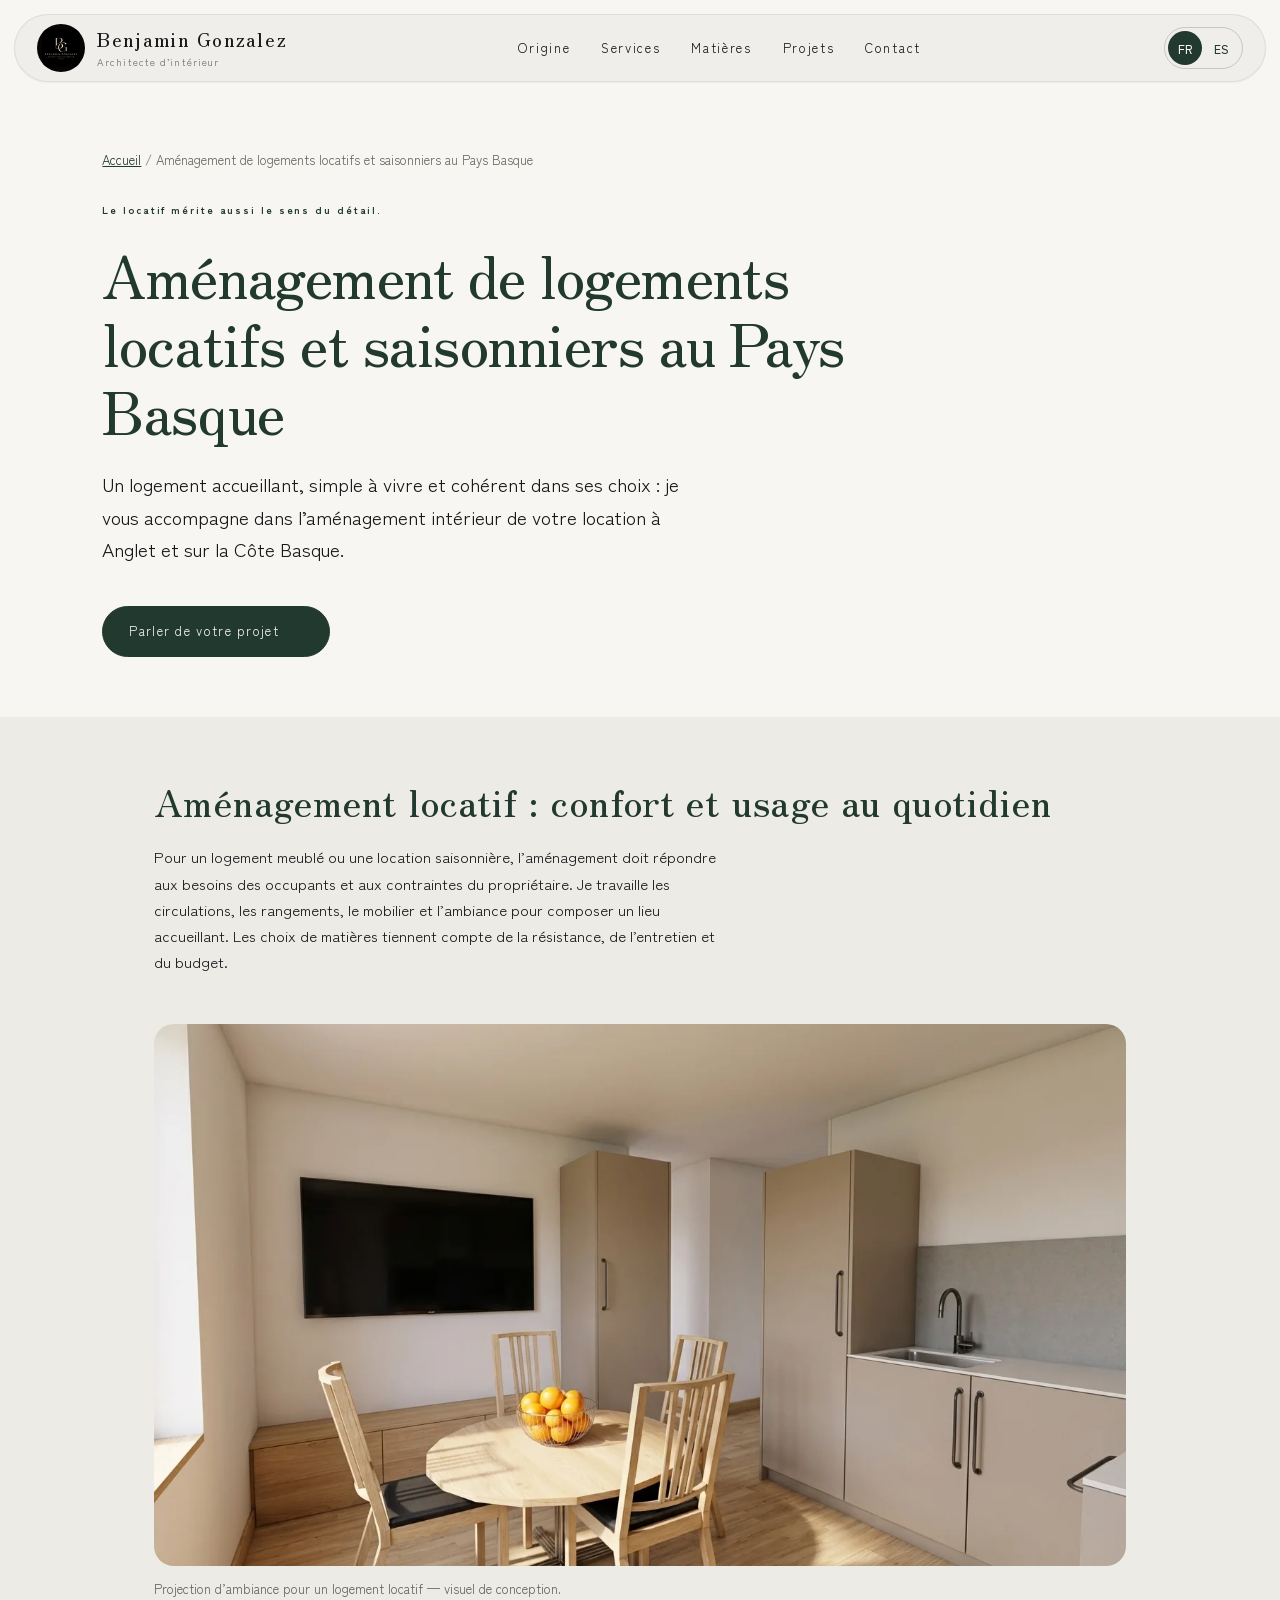
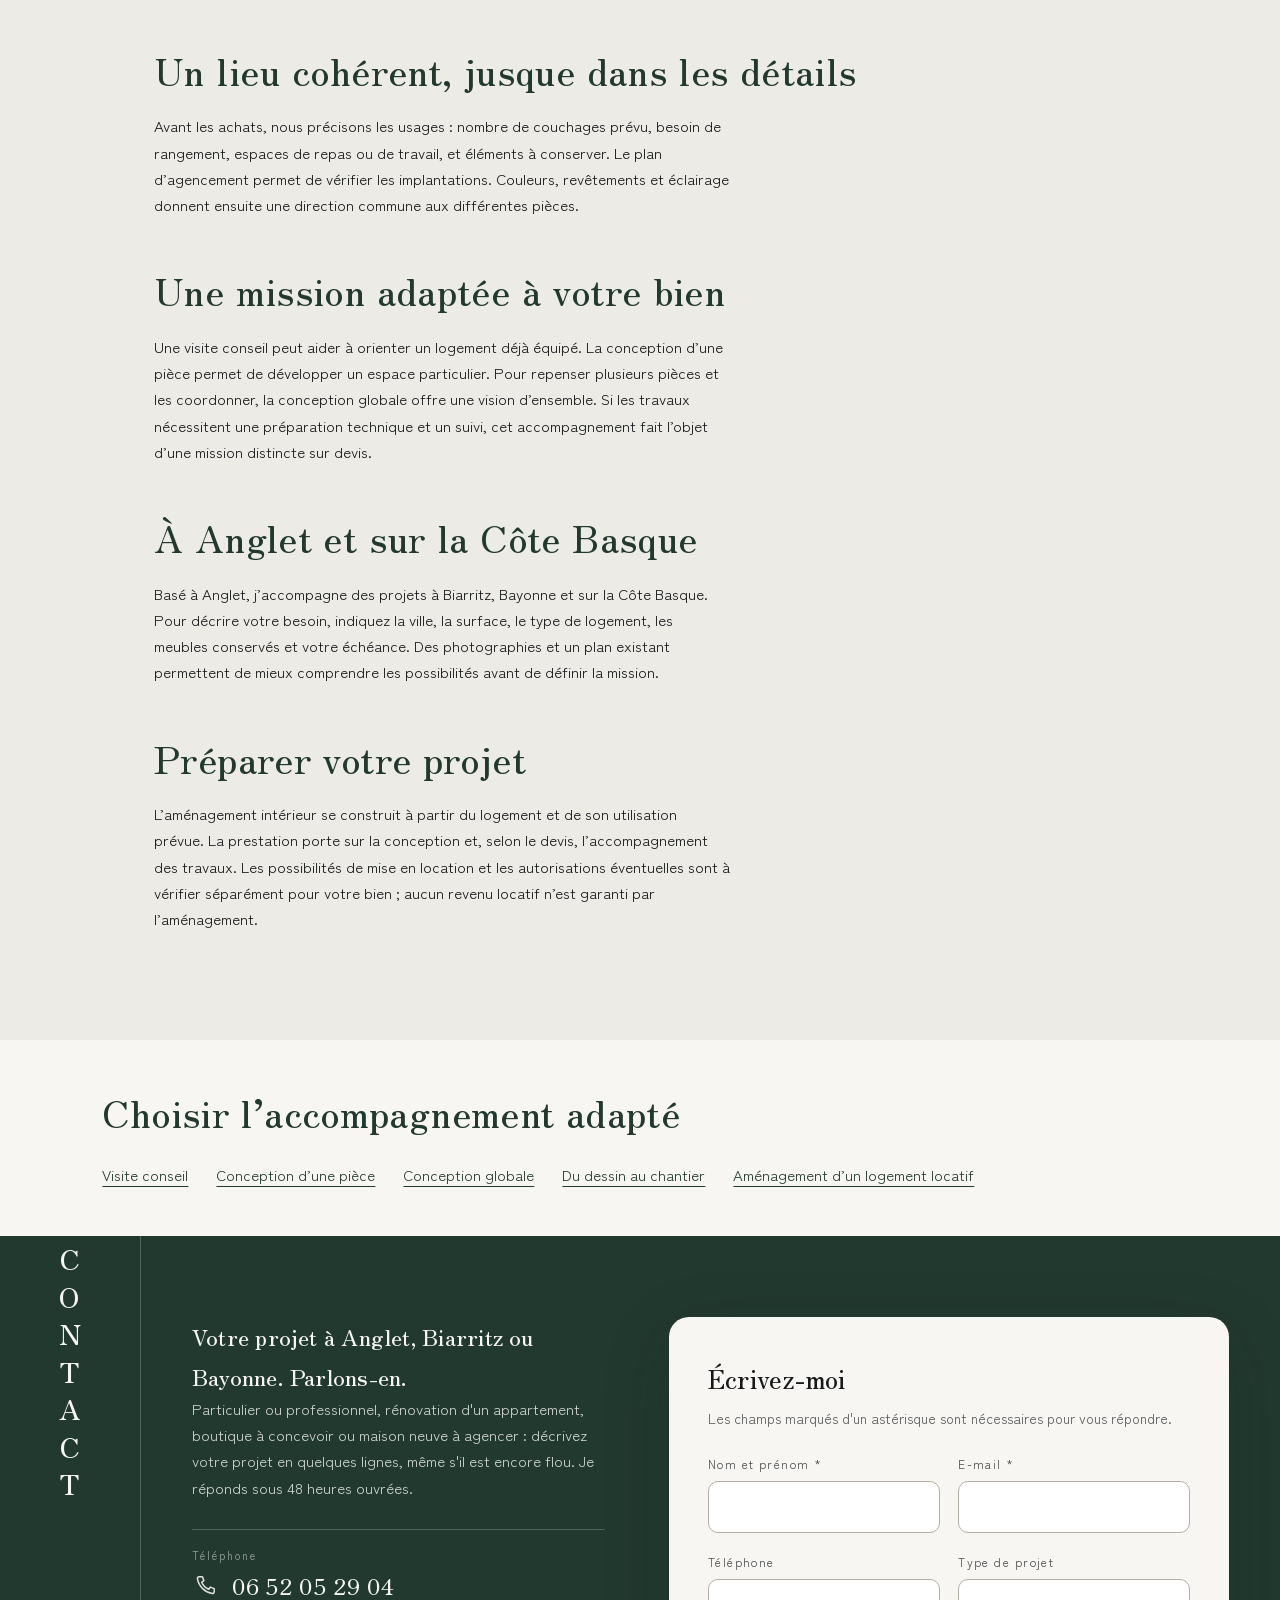
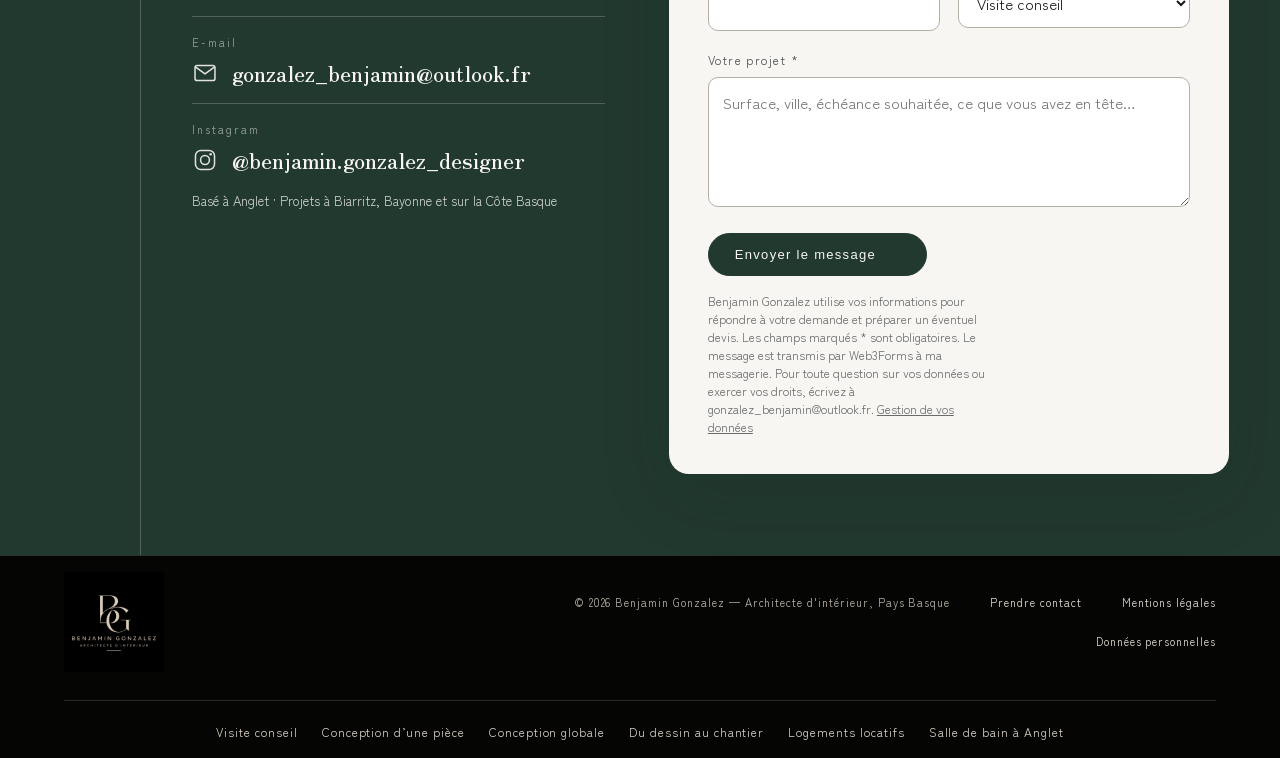
<file: amenagement-location-saisonniere-pays-basque/index.html>
<!DOCTYPE html>

<html lang="fr"><head>
<meta charset="utf-8"/>
<meta content="width=device-width, initial-scale=1" name="viewport"/>
<title>Aménagement de location saisonnière, Pays Basque | Benjamin Gonzalez</title>
<meta content="Aménagement de logements locatifs et saisonniers à Anglet et sur la Côte Basque. Agencement, mobilier et décoration : une mission adaptée à votre bien." name="description"/>
<meta content="Aménagement de location saisonnière, Pays Basque | Benjamin Gonzalez" property="og:title"/>
<meta content="Aménagement de logements locatifs et saisonniers à Anglet et sur la Côte Basque. Agencement, mobilier et décoration : une mission adaptée à votre bien." property="og:description"/>
<meta content="https://benjamin-gonzalez-design.fr/img/logo-benjamin-gonzalez-partage-2026.jpg" property="og:image"/>
<meta content="https://benjamin-gonzalez-design.fr/amenagement-location-saisonniere-pays-basque/" property="og:url"/>
<meta content="website" property="og:type"/>
<meta content="#22392F" name="theme-color"/>
<link href="https://fonts.googleapis.com" rel="preconnect"/>
<link crossorigin="" href="https://fonts.gstatic.com" rel="preconnect"/>
<link href="https://fonts.googleapis.com/css2?family=Zen+Kaku+Gothic+New:wght@400;500;700&amp;family=Zen+Old+Mincho:wght@400;500;600&amp;display=swap" rel="stylesheet"/>
<style>
/* ============================================================
   benjamin-gonzalez-design.fr — feuille de style
   ------------------------------------------------------------
   Pour changer l'apparence du site, tout se règle dans le bloc
   « Réglages » ci-dessous : couleurs, polices, largeur du rail.
   Une seule valeur modifiée se répercute sur toute la page.

   Sommaire
     1. Réglages          6. Services
     2. Base              7. Ambiance et projets
     3. Navigation        8. Contact et formulaire
     4. Accueil           9. Pied de page
     5. Sections         10. Adaptation aux écrans
   ============================================================ */

:root{
  --carta:      #EDEBE6;   /* fond, plâtre tiède */
  --latte:      #F7F6F3;   /* surfaces claires */
  --sumi:       #17181A;   /* encre */
  --pietra:     #B4AFA4;   /* filets, texte secondaire */
  --verde:      #22392F;   /* vert laque — la seule couleur forte */
  --verde-clair:#3C5A4A;

  /* ── Palettes de rechange ──────────────────────────────────
     Pour changer l'ambiance du site, remplacez les quatre valeurs
     ci-dessus par l'une de ces séries. Rien d'autre à modifier.

     Gris pierre + orange brûlé (industriel, chaleureux) :
       --carta:#E8E6E1; --latte:#F4F3F0; --sumi:#1C1C1A;
       --pietra:#A8A49C; --verde:#B4552A; --verde-clair:#C9704A;

     Vert mousse + rose poudré (organique, doux) :
       --carta:#EFEDE8; --latte:#F8F7F4; --sumi:#1A1C18;
       --pietra:#B6B2A6; --verde:#4A5B3C; --verde-clair:#6B7C5A;

     Chocolat + bleu glacier (éditorial, premium) :
       --carta:#EDEAE4; --latte:#F7F5F1; --sumi:#191613;
       --pietra:#B3AA9E; --verde:#4A3225; --verde-clair:#6B4A36;
     ────────────────────────────────────────────────────────── */

  --mincho: "Zen Old Mincho", Georgia, "Times New Roman", serif;
  --gothic: "Zen Kaku Gothic New", -apple-system, BlinkMacSystemFont, "Segoe UI", sans-serif;

  --rail: clamp(120px, 11vw, 190px);   /* largeur du rail vertical */
  --pad: clamp(20px, 5vw, 64px);
}

*,*::before,*::after{ box-sizing:border-box; }
html{ scroll-behavior:smooth; -webkit-text-size-adjust:100%; }
@media (prefers-reduced-motion: reduce){
  html{ scroll-behavior:auto; }
  *{ animation:none !important; transition:none !important; }
}
body{
  margin:0;
  background:var(--carta);
  color:var(--sumi);
  font-family:var(--gothic);
  font-size:clamp(15px,1.05vw,17px);
  line-height:1.75;
  font-weight:400;
  -webkit-font-smoothing:antialiased;
  overflow-x:hidden;
}
img{ display:block; max-width:100%; height:auto; }
a{ color:inherit; }
h1,h2,h3{ font-family:var(--mincho); font-weight:500; margin:0; letter-spacing:.01em; }
p{ margin:0 0 1.1em; max-width:62ch; }
:focus-visible{ outline:2px solid var(--verde); outline-offset:4px; }

/* ---------- Barre de navigation ---------- */
.nav{
  position:fixed; z-index:60;
  top:14px; left:14px; right:14px;
  display:flex; align-items:center; justify-content:space-between;
  gap:16px; padding:12px 22px;
  border-radius:999px;
  background:rgba(237,235,230,.72);
  border:1px solid rgba(23,24,26,.08);
  backdrop-filter:blur(14px) saturate(1.2);
  -webkit-backdrop-filter:blur(14px) saturate(1.2);
  box-shadow:0 1px 2px rgba(23,24,26,.04);
  transition:top .4s ease, padding .4s ease, background .4s ease,
             box-shadow .4s ease, transform .45s cubic-bezier(.2,.7,.2,1);
}
.nav.is-stuck{
  background:rgba(237,235,230,.92);
  box-shadow:0 6px 24px rgba(23,24,26,.10);
  padding-top:10px; padding-bottom:10px;
}
/* La barre s'efface vers le bas quand on descend, revient quand on remonte */
.nav.is-hidden{ transform:translateY(-140%); }

/* ── Repère de lecture ── */
.progress{
  position:fixed; top:0; left:0; right:0; height:2px; z-index:70;
  background:transparent; pointer-events:none;
}
.progress span{
  display:block; height:100%; width:0;
  background:var(--verde); transition:width .1s linear;
}
.brand{
  display:flex; align-items:baseline; gap:10px;
  min-width:0; text-decoration:none; line-height:1.2;
}
.brand b{
  font-family:var(--mincho); font-weight:500;
  font-size:clamp(15px,1.5vw,20px); letter-spacing:.09em; white-space:nowrap;
}
.brand span{
  font-size:clamp(10px,.85vw,12px); letter-spacing:.14em;
  color:var(--pietra); white-space:nowrap;
}
.brand span::before{ content:"／"; margin-right:9px; }
@media (max-width:560px){
  .brand{ flex-direction:column; align-items:flex-start; gap:1px; }
  .brand span::before{ content:none; }
}
.nav-links{ display:flex; gap:clamp(14px,2.4vw,34px); }
.nav-links a{
  text-decoration:none; font-size:13px; letter-spacing:.13em;
  padding:4px 0; position:relative; color:var(--sumi);
}
.nav-links a::after{
  content:""; position:absolute; left:0; right:100%; bottom:0;
  height:1px; background:var(--verde); transition:right .35s ease;
}
.nav-links a:hover::after, .nav-links a:focus-visible::after{ right:0; }
@media (max-width:720px){ .nav-links{ display:none; } }

/* ---------- Hero ---------- */
.hero{
  min-height:100svh; position:relative;
  display:grid; grid-template-columns:var(--rail) 1fr;
  border-bottom:1px solid rgba(23,24,26,.12);
}
.hero-rail{
  border-right:1px solid rgba(23,24,26,.12);
  display:flex; flex-direction:column; align-items:center; justify-content:flex-end;
  padding-bottom:24px; gap:22px;
}
.rail-text{
  writing-mode:vertical-rl; text-orientation:mixed;
  font-weight:700; font-size:clamp(12px,1vw,15px);
  letter-spacing:.3em; color:var(--verde);
}
.rail-line{ width:2px; height:90px; background:var(--verde); }
.hero-body{
  display:grid; grid-template-columns:1.05fr .95fr; align-items:end;
}
.hero-copy{ padding:0 clamp(24px,3.4vw,56px) clamp(48px,7vh,88px); }
.hero-copy h1{
  font-size:clamp(40px,6.2vw,96px); line-height:1.06;
  margin:0 0 26px; max-width:13ch; letter-spacing:-.01em;
}
.hero-copy .lede{ font-size:clamp(16px,1.25vw,19px); color:#3A3B3C; max-width:46ch; }
.hero-actions{ display:flex; flex-wrap:wrap; gap:12px; margin-top:30px; }
.hero-media{ align-self:stretch; position:relative; overflow:hidden; background:var(--latte); }
.hero-media img{ width:100%; height:100%; object-fit:cover; object-position:center 40%; }
/* Si le visuel est un montage ou une image détourée qu'il ne faut pas recadrer,
   ajoutez la classe "fit" sur la balise <img> : elle sera affichée entière. */
.hero-media img.fit{ object-fit:contain; padding:clamp(16px,3vw,48px); }
.hero-quote{
  position:absolute; left:0; right:0; bottom:0;
  padding:24px clamp(20px,2.6vw,34px);
  background:linear-gradient(to top, rgba(23,24,26,.80), rgba(23,24,26,0));
  color:var(--latte); font-family:var(--mincho);
  font-size:clamp(14px,1.05vw,17px); line-height:1.55;
}
.hero-quote small{ display:block; margin-top:6px; font-family:var(--gothic); font-size:11px; letter-spacing:.16em; color:rgba(247,246,243,.7); }
@media (max-width:900px){
  .hero{ grid-template-columns:var(--rail) 1fr; min-height:auto; }
  .hero-body{ grid-template-columns:1fr; }
  .hero-copy{ padding:120px 20px 40px; }
  .hero-media{ height:60vh; min-height:320px; }
}

/* Révélation d'ouverture — un seul moment orchestré */
.reveal-item{ opacity:0; transform:translateY(14px); animation:rise .9s cubic-bezier(.2,.7,.2,1) forwards; }
.reveal-item:nth-child(2){ animation-delay:.12s; }
.reveal-item:nth-child(3){ animation-delay:.24s; }
@keyframes rise{ to{ opacity:1; transform:none; } }

/* Apparition douce des blocs au défilement */
.appear{ opacity:0; transform:translateY(22px); }
.appear.seen{ opacity:1; transform:none; transition:opacity .8s ease, transform .8s cubic-bezier(.2,.7,.2,1); }
.appear.d1.seen{ transition-delay:.08s; }
.appear.d2.seen{ transition-delay:.16s; }
.appear.d3.seen{ transition-delay:.24s; }
@media (prefers-reduced-motion: reduce){
  .appear{ opacity:1; transform:none; }
}

/* Trait qui se déploie sous les titres de section */
.section-body > h2{ position:relative; padding-bottom:18px; }
.section-body > h2::after{
  content:""; position:absolute; left:0; bottom:0;
  width:0; height:2px; background:var(--verde);
  transition:width 1s cubic-bezier(.2,.7,.2,1) .2s;
}
.section-body > h2.seen::after{ width:76px; }
#contact .section-body > h2::after{ background:var(--latte); }

/* ── Indice de défilement sous l'accroche ── */
.cue{
  display:inline-flex; align-items:center; gap:12px;
  margin-top:38px; text-decoration:none; color:var(--verde);
}
.cue-line{
  display:block; width:1px; height:46px;
  background:linear-gradient(to bottom, var(--verde), transparent);
  position:relative; overflow:hidden;
}
.cue-line::after{
  content:""; position:absolute; left:0; top:-46px;
  width:1px; height:46px; background:var(--verde);
  animation:filer 2.4s ease-in-out infinite;
}
@keyframes filer{
  0%{ transform:translateY(0); opacity:0; }
  25%{ opacity:1; }
  100%{ transform:translateY(92px); opacity:0; }
}
.cue-text{ font-size:11px; letter-spacing:.24em; text-transform:uppercase; }
@media (prefers-reduced-motion: reduce){ .cue-line::after{ animation:none; } }

/* ---------- Boutons ---------- */
.btn{
  display:inline-flex; align-items:center; gap:10px;
  padding:13px 26px; border-radius:999px; text-decoration:none;
  font-size:13px; letter-spacing:.1em; border:1px solid var(--verde);
  background:var(--verde); color:var(--latte);
  transition:background .25s ease, color .25s ease;
  cursor:pointer;
}
.btn::after{
  content:"→"; display:inline-block;
  transform:translateX(-4px); opacity:0;
  transition:transform .35s cubic-bezier(.2,.7,.2,1), opacity .3s ease;
}
.btn:hover{ background:transparent; color:var(--verde); }
.btn:hover::after{ transform:translateX(0); opacity:1; }
.btn:active{ transform:translateY(1px); }
.btn-ghost{ background:transparent; color:var(--verde); }
.btn-ghost:hover{ background:var(--verde); color:var(--latte); }

/* ---------- Structure des sections ---------- */
.section{
  display:grid; grid-template-columns:var(--rail) 1fr;
  border-bottom:1px solid rgba(23,24,26,.12);
}
.section-rail{
  border-right:1px solid rgba(23,24,26,.12);
  position:relative;
}
.rail-title{
  position:sticky; top:104px;
  writing-mode:vertical-rl; text-orientation:upright;
  font-family:var(--mincho); font-weight:600;
  font-size:clamp(22px,2.2vw,34px); letter-spacing:.34em;
  text-transform:uppercase;
  margin:0 auto; padding:10px 0;
  display:block; width:max-content;
  color:var(--verde);
}
.section-body{ padding:clamp(64px,9vh,132px) clamp(24px,4vw,72px); }
.section-body > h2{
  font-size:clamp(30px,3.9vw,60px); line-height:1.16; max-width:19ch; margin-bottom:30px;
}
@media (max-width:900px){
  .section{ grid-template-columns:var(--rail) 1fr; }
  .section-body{ padding:56px 20px; }
}

/* ---------- Origine ---------- */
.origine-grid{ display:grid; grid-template-columns:1fr 1fr; gap:clamp(28px,4vw,64px); align-items:start; }
.origine-grid figure{ margin:0; position:sticky; top:110px; }
.origine-grid img{ width:100%; aspect-ratio:4/5; object-fit:cover; object-position:center; background:var(--latte); }
.origine-grid img.fit{ object-fit:contain; }
blockquote.pull{
  margin:32px 0 0; padding:24px 0 0;
  border-top:1px solid var(--pietra);
  font-family:var(--mincho); font-size:clamp(19px,1.9vw,27px); line-height:1.5;
}
.sub-head{
  font-size:clamp(19px,1.7vw,24px);
  margin:38px 0 16px;
}
.tools{
  list-style:none; margin:0; padding:0;
  display:grid; grid-template-columns:repeat(auto-fit,minmax(150px,1fr)); gap:1px;
  background:var(--pietra); border:1px solid var(--pietra);
}
.tools li{
  background:var(--latte); padding:14px 16px;
  font-family:var(--mincho); font-size:clamp(16px,1.4vw,19px);
}
.tools small{
  display:block; margin-top:3px;
  font-family:var(--gothic); font-size:11.5px; letter-spacing:.08em; color:#6A6B6C;
}
.skills{ display:grid; grid-template-columns:1fr 1fr; gap:24px 32px; }
.skills h4{
  font-family:var(--gothic); font-size:12px; font-weight:500; letter-spacing:.14em;
  margin:0 0 10px; padding-bottom:8px; color:var(--verde);
  border-bottom:1px solid var(--pietra);
}
.skills ul{ list-style:none; margin:0; padding:0; }
.skills li{
  font-size:14px; line-height:1.5; color:#4A4B4C;
  padding:5px 0 5px 16px; position:relative;
}
.skills li::before{
  content:""; position:absolute; left:0; top:13px;
  width:6px; height:1px; background:var(--verde);
}
@media (max-width:820px){ .origine-grid{ grid-template-columns:1fr; } .skills{ grid-template-columns:1fr; } }

/* ---------- Services : ligne tarifaire ---------- */
.tiers{ border-top:1px solid rgba(23,24,26,.16); margin-top:8px; }
.tier{
  display:grid; grid-template-columns:1fr auto; gap:8px 32px;
  padding:26px 0; border-bottom:1px solid rgba(23,24,26,.16);
  align-items:baseline;
}
/* Carte interactive : le bloc entier réagit, pas seulement le titre */
.tier.card{
  position:relative; padding:26px clamp(14px,1.6vw,24px);
  border:1px solid transparent; border-bottom-color:rgba(23,24,26,.16);
  border-radius:3px;
  transition:background .35s ease, border-color .35s ease, transform .35s cubic-bezier(.2,.7,.2,1);
}
.tier.card:hover{
  background:var(--latte);
  border-color:var(--pietra);
  transform:translateY(-3px);
}

/* Empilement au défilement : chaque carte se fixe sous la précédente.
   Uniquement sur écran large, où la hauteur le permet. */
@media (min-width:900px){
  .tiers{ padding-bottom:20vh; }
  .tier.card{
    position:sticky;
    background:var(--latte);
    border:1px solid var(--pietra);
    border-radius:4px;
    margin-bottom:20px;
    box-shadow:0 1px 2px rgba(23,24,26,.03);
    transition:box-shadow .4s ease, border-color .35s ease;
  }
  .tier.card:hover{ transform:none; box-shadow:0 10px 30px rgba(23,24,26,.08); }
  .tier.card:nth-child(1){ top:116px; z-index:1; }
  .tier.card:nth-child(2){ top:136px; z-index:2; }
  .tier.card:nth-child(3){ top:156px; z-index:3; }
  .tier.card:nth-child(4){ top:176px; z-index:4; }
  /* La dernière carte reste pleine, les précédentes s'effacent doucement */
  .tier.card:not(:last-child){ opacity:.96; }
}
.tier.card:hover .price{ color:var(--verde-clair); }
.tier.card::after{
  content:""; position:absolute; left:clamp(14px,1.6vw,24px); bottom:-1px;
  width:0; height:2px; background:var(--verde);
  transition:width .5s cubic-bezier(.2,.7,.2,1);
}
.tier.card:hover::after{ width:56px; }
.tier h3{ font-size:clamp(21px,2.4vw,34px); line-height:1.25; }
.tier .price{
  font-family:var(--mincho); font-size:clamp(17px,1.7vw,24px);
  color:var(--verde); white-space:nowrap;
}
.tier ul{
  grid-column:1/-1; list-style:none; margin:14px 0 0; padding:0;
  display:flex; flex-wrap:wrap; gap:8px 10px; max-width:78ch;
}
.tier li{
  font-size:13px; color:#4A4B4C; line-height:1.4;
  padding:5px 12px; border:1px solid var(--pietra); border-radius:999px;
  background:var(--latte);
}
.tier-note{ margin-top:26px; font-size:13.5px; color:#5A5B5C; }

/* Repli si une image ne peut pas se charger : le cadre reste, rien ne s'écrase */
.img-failed{
  display:flex; align-items:center; justify-content:center; text-align:center;
  background:var(--latte); border:1px dashed var(--pietra);
  color:#8A857A; font-size:12.5px; letter-spacing:.06em; padding:18px;
  min-height:220px;
}
.img-failed::before{ content:attr(data-label); }

/* ---------- Bande d'ambiance ---------- */
.band{ display:grid; grid-template-columns:1fr 1fr; gap:1px; background:var(--pietra); }
.band figure{ margin:0; position:relative; background:var(--latte); }
.band img{ width:100%; aspect-ratio:4/5; object-fit:cover; }
.band figcaption{
  position:absolute; left:0; right:0; bottom:0;
  padding:16px 18px;
  background:linear-gradient(to top, rgba(23,24,26,.72), rgba(23,24,26,0));
  color:var(--latte); font-family:var(--mincho); font-size:clamp(14px,1.2vw,18px);
}
.band figcaption small{
  display:block; margin-top:5px;
  font-family:var(--gothic); font-size:10.5px; letter-spacing:.1em;
  color:rgba(247,246,243,.65);
}
.band figcaption a{ color:inherit; }
@media (max-width:640px){ .band{ grid-template-columns:1fr; } }

/* ---------- Projets ---------- */
.projects{ display:grid; grid-template-columns:repeat(auto-fit,minmax(260px,1fr)); gap:clamp(16px,2vw,28px); }
.project{ margin:0; }
.project{ overflow:hidden; }
.project figure, .project > img{ display:block; }
.project img{
  width:100%; aspect-ratio:3/4; object-fit:cover; object-position:center;
  background:var(--latte);
  transition:transform 1.1s cubic-bezier(.2,.7,.2,1), filter .6s ease;
}
.project:hover img{ transform:scale(1.04); filter:saturate(1.06); }
.project.wide{ grid-column:span 2; }
.project.wide img{ aspect-ratio:16/10; }
.project figcaption{
  display:flex; justify-content:space-between; gap:16px;
  padding-top:12px; font-size:13px; color:#4A4B4C;
  border-top:1px solid rgba(23,24,26,.16); margin-top:12px;
}
.project figcaption b{ font-weight:500; color:var(--sumi); }
.placeholder{
  width:100%; aspect-ratio:3/4; background:var(--latte);
  border:1px dashed var(--pietra);
  display:flex; align-items:center; justify-content:center;
  color:var(--pietra); font-size:13px; text-align:center; padding:20px;
}
@media (max-width:820px){ .project.wide{ grid-column:span 1; } .project.wide img{ aspect-ratio:3/4; } }

/* ---------- Contact ---------- */
#contact{ background:var(--verde); color:var(--latte); border-bottom:none; }
#contact .section-rail{ border-right-color:rgba(247,246,243,.22); }
#contact .rail-title{ color:var(--latte); }
#contact h2{ color:var(--latte); }
#contact p{ color:rgba(247,246,243,.82); }
.contact-grid{ display:grid; grid-template-columns:.85fr 1.15fr; gap:clamp(32px,5vw,72px); align-items:start; }
.contact-lines{ list-style:none; margin:28px 0 0; padding:0; }
.contact-lines li{ border-top:1px solid rgba(247,246,243,.22); }
.contact-lines a{
  display:block; padding:16px 0; text-decoration:none;
  transition:padding-left .35s ease;
}
.contact-lines .lbl{
  display:block; margin:0 0 6px;
  font-family:var(--gothic); font-size:11px; letter-spacing:.18em;
  color:rgba(247,246,243,.55);
}
.contact-lines .row{ display:flex; align-items:center; gap:14px; }
.contact-lines .val{
  font-family:var(--mincho); font-size:clamp(17px,1.8vw,25px);
  line-height:1.25; min-width:0; word-break:break-word;
}
.contact-lines a:hover{ padding-left:10px; }
.ico{
  flex:0 0 auto; width:26px; height:26px;
  fill:none; stroke:var(--latte); stroke-width:1.4;
  stroke-linecap:round; stroke-linejoin:round;
  color:var(--latte);
  transition:transform .35s cubic-bezier(.2,.7,.2,1), opacity .3s ease;
  opacity:.9;
}
.contact-lines a:hover .ico{ transform:translateY(-2px) scale(1.06); opacity:1; }

/* Formulaire */
.form{ background:var(--latte); color:var(--sumi); padding:clamp(24px,3vw,40px); }
.form h3{ font-size:clamp(22px,2vw,28px); margin-bottom:6px; }
.form .form-intro{ font-size:14px; color:#5A5B5C; margin-bottom:22px; }
.field{ margin-bottom:18px; }
.field label{ display:block; font-size:12px; letter-spacing:.12em; margin-bottom:7px; color:#4A4B4C; }
.field input, .field select, .field textarea{
  width:100%; padding:12px 14px; font:inherit; font-size:15px;
  color:var(--sumi); background:#fff;
  border:1px solid var(--pietra); border-radius:2px;
  transition:border-color .2s ease;
}
.field input:focus, .field select:focus, .field textarea:focus{ border-color:var(--verde); outline:none; box-shadow:0 0 0 3px rgba(34,57,47,.12); }
.field textarea{ min-height:130px; resize:vertical; }
.field-row{ display:grid; grid-template-columns:1fr 1fr; gap:18px; }
.hp{ position:absolute; left:-9999px; width:1px; height:1px; overflow:hidden; }
.form-foot{ display:flex; align-items:center; gap:16px; flex-wrap:wrap; margin-top:6px; }
.consent{ font-size:12px; color:#6A6B6C; max-width:40ch; line-height:1.5; }
.status{ margin-top:16px; font-size:14px; padding:12px 14px; border-radius:2px; display:none; }
.status.ok{ display:block; background:rgba(34,57,47,.10); color:var(--verde); border:1px solid rgba(34,57,47,.3); }
.status.err{ display:block; background:rgba(150,40,30,.08); color:#8A2A20; border:1px solid rgba(150,40,30,.3); }
@media (max-width:900px){ .contact-grid{ grid-template-columns:1fr; } .field-row{ grid-template-columns:1fr; } }

/* ---------- Pied de page ---------- */
.footer{
  background:var(--verde); color:rgba(247,246,243,.6);
  padding:26px var(--pad) 34px;
  border-top:1px solid rgba(247,246,243,.18);
  display:flex; justify-content:space-between; gap:14px; flex-wrap:wrap;
  font-size:12px; letter-spacing:.08em;
}
.footer a{ text-decoration:none; }
.footer a:hover{ color:var(--latte); }

/* ═══════════ Adaptation aux formats d'écran ═══════════ */

/* Grand écran : on laisse respirer le rail */
@media (min-width:1600px){
  :root{ --rail:118px; }
  .section-body{ padding-left:clamp(48px,5vw,110px); padding-right:clamp(48px,5vw,110px); }
}

/* Tablette paysage */
@media (max-width:1100px){
  .contact-grid{ gap:40px; }
  .tier ul{ max-width:none; }
}

/* Tablette portrait et petit portable */
@media (max-width:900px){
  :root{ --rail:80px; }
  .rail-title{ top:80px; letter-spacing:.26em; font-size:22px; }
  .hero-rail{ padding-bottom:16px; }
  .rail-text{ font-size:10px; letter-spacing:.28em; }
  .rail-line{ height:44px; }
}

/* Téléphone */
@media (max-width:640px){
  :root{ --rail:60px; }
  .nav{ top:10px; left:10px; right:10px; padding:10px 16px; }
  .cue{ margin-top:28px; }
  .cue-line{ height:36px; }
  .tier.card{ padding:20px 12px; }
  .origine-grid figure{ position:static; }
  body{ line-height:1.7; }

  .nav{ padding:12px 16px; }
  .section-body{ padding:48px 16px 56px; }
  .hero-copy{ padding:132px 16px 40px; }
  .hero-media{ height:52vh; min-height:280px; }

  /* Tarifs : prix sous le titre, pas à côté */
  .tier{ grid-template-columns:1fr; padding:22px 0; }
  .tier .price{ justify-self:start; }
  .tier ul{ gap:7px 8px; margin-top:12px; }
  .tier li{ font-size:12.5px; padding:4px 10px; }

  .tools{ grid-template-columns:1fr 1fr; }
  .projects{ grid-template-columns:1fr; }
  .form{ padding:22px 18px; }
  .form-foot{ gap:12px; }
  .btn{ width:100%; justify-content:center; }
  .footer{ flex-direction:column; gap:8px; padding:22px 16px 28px; }
}

/* Très petits écrans */
@media (max-width:380px){
  :root{ --rail:50px; }
  .tools{ grid-template-columns:1fr; }
  .rail-title{ letter-spacing:.2em; font-size:19px; }
}

/* Écrans tactiles : pas d'effet au survol qui reste collé */
@media (hover:none){
  .tier.card:hover{ background:transparent; border-color:transparent;
                    border-bottom-color:rgba(23,24,26,.16); transform:none; }
  .tier.card:hover::after{ width:0; }
  .btn:hover{ background:var(--verde); color:var(--latte); }
  .btn-ghost:hover{ background:transparent; color:var(--verde); }
  .contact-lines a:hover{ padding-left:0; }
}

/* Impression */
@media print{
  .nav, .hero-actions, .form, .hero-quote, .cue, .progress{ display:none; }
  body{ background:#fff; }
  .section, .hero{ grid-template-columns:1fr; }
  .section-rail, .hero-rail{ display:none; }
}


/* Évolution de la version d’origine : palette, rails et typographies conservés. */
html{scroll-padding-top:105px}.skip{position:fixed;left:20px;top:-100px;background:var(--latte);z-index:100;padding:12px}.skip:focus{top:15px}.eyebrow{font-family:var(--gothic);font-size:10px;letter-spacing:.19em;color:var(--verde);font-weight:700;margin-bottom:22px}.nav{backdrop-filter:blur(22px);-webkit-backdrop-filter:blur(22px)}.nav:focus-within,.nav:has(.nav-links.open){transform:none}.brand span{color:#686a60}.menu-toggle{display:none}.hero-copy{padding-top:135px}.hero-copy h1{font-size:clamp(42px,4.8vw,76px);max-width:14ch;line-height:1.09;letter-spacing:-.035em}.hero-media{margin:100px 24px 24px 0;border-radius:24px;min-width:0}.hero-quote{padding-top:65px}.signature-strip{display:grid;grid-template-columns:repeat(3,1fr);gap:35px;padding:42px 5vw 42px calc(var(--rail) + 4vw);background:var(--latte);border-bottom:1px solid #17181a20}.signature-strip>div{border-left:1px solid #b4afa480;padding-left:22px}.signature-strip strong{display:block;font-family:var(--mincho);font-size:clamp(23px,2.5vw,36px);font-weight:500;color:var(--verde)}.signature-strip span{font-size:12px;color:#61645d}.origine-grid img,.band img,.project,.form{border-radius:20px}.section-body>h2{letter-spacing:-.025em}.tiers{border:0;padding-bottom:0;display:grid;gap:22px}.tier.card{position:relative;top:auto!important;margin:0;padding:30px;background:var(--latte);border:1px solid #b4afa46b;border-radius:20px;box-shadow:0 6px 25px #17181a03;opacity:1!important}.tier.card:hover{transform:translateY(-2px);box-shadow:0 12px 35px #17181a08}.tier.card::after{display:none}.mission-number{grid-column:1/-1;font-family:var(--gothic);font-size:10px;letter-spacing:.17em;color:#686a60;margin-bottom:14px}.tier h3{font-size:clamp(23px,2.2vw,34px)}.tier li{border-color:#b4afa480;background:#fff9}.mission-link{grid-column:1/-1;justify-self:start;font-size:13px;color:var(--verde);text-decoration:none;margin-top:16px;border-bottom:1px solid #22392f45;padding-bottom:4px}.mission-link span{margin-left:16px}#methode{background:var(--latte)}.process-grid{display:grid;grid-template-columns:repeat(4,1fr);gap:30px;margin-top:42px}.process-grid article{border-top:1px solid #b4afa4;padding-top:20px}.process-grid article>span{font-size:12px;letter-spacing:.12em;color:#62695f}.process-grid h3{font-size:25px;margin:25px 0 13px;color:var(--verde)}.process-grid p{font-size:14px;line-height:1.65;color:#5b5c57}.band figcaption small{line-height:1.5}.projects{grid-template-columns:minmax(0,1fr);max-width:900px}.project{overflow:hidden;background:var(--latte)}.project img{width:100%;aspect-ratio:16/10;object-fit:cover}.project figcaption{padding:20px 25px}.faq{margin-top:35px;max-width:900px}.faq details{border-top:1px solid #b4afa480;padding:22px 0}.faq details:last-child{border-bottom:1px solid #b4afa480}.faq summary{list-style:none;cursor:pointer;display:flex;justify-content:space-between;align-items:center;gap:20px;font-size:18px;color:var(--verde)}.faq summary::-webkit-details-marker{display:none}.faq summary::after{content:'+';font-size:24px;font-weight:400;flex-shrink:0}.faq details[open] summary::after{content:'−'}.faq details p{margin:18px 0 0;color:#5b5c57;font-size:15px}.field input,.field select,.field textarea{border-radius:10px}#contact .form p{color:#5a5b5c}.field{min-width:0}.form{box-shadow:0 20px 70px #10241b26}.status:not(:empty){display:block}.menu-toggle:focus-visible{outline-offset:2px}
@media(max-width:1100px){.brand{flex-direction:column;align-items:flex-start;gap:4px}.brand span::before{content:none}.process-grid{grid-template-columns:1fr 1fr}.hero-media{margin-right:16px}.tier{grid-template-columns:1fr}.tier .price{justify-self:start}}
@media(max-width:900px){.hero-copy{padding-top:145px}.hero-media{margin:0 20px 25px;height:55vh}.hero-copy h1{max-width:18ch}.signature-strip{padding:30px 25px 30px calc(var(--rail) + 20px);gap:20px}.signature-strip strong{font-size:24px}.signature-strip span{font-size:11px}.signature-strip>div{padding-left:14px}.origine-grid figure{position:static}}
@media(max-width:720px){.menu-toggle{display:flex;flex-direction:column;justify-content:center;align-items:center;gap:6px;width:44px;height:44px;background:none;border:0;cursor:pointer;color:var(--verde)}.menu-toggle span{display:block;width:22px;height:1px;background:currentColor}.nav-links{display:none;position:absolute;top:calc(100% + 8px);left:0;right:0;border-radius:20px;background:#f7f6f3;border:1px solid #b4afa466;box-shadow:0 15px 35px #17181a12;padding:15px 24px}.nav-links.open{display:flex;flex-direction:column;gap:6px}.nav-links a{padding:11px 0}.nav-links a::after{display:none}.signature-strip{grid-template-columns:1fr;padding-left:calc(var(--rail) + 20px);gap:22px}.signature-strip>div{display:flex;flex-direction:column}.signature-strip strong{font-size:26px}.tier.card{padding:24px 18px}.hero-copy h1{font-size:clamp(35px,8vw,52px)}.eyebrow{font-size:9px;letter-spacing:.1em}.hero-media{margin:0 15px 20px;border-radius:18px}.process-grid{gap:22px}.process-grid h3{font-size:22px}.process-grid p{font-size:13px}.faq summary{font-size:16px}.project img{aspect-ratio:4/5}.project figcaption{padding:18px}.field input,.field select,.field textarea{font-size:16px}.btn{letter-spacing:.06em}.brand b{letter-spacing:.03em}.hero-quote{font-size:13px}.form .status{overflow-wrap:anywhere}}
@media(max-width:430px){.process-grid{grid-template-columns:1fr}.process-grid h3{margin-top:15px}.tier .price{white-space:normal}.hero-copy h1{font-size:36px}.brand b{font-size:15px}.brand span{font-size:9px}.hero-copy{padding-top:130px}}
@media(prefers-reduced-motion:reduce){*,*::before,*::after{animation:none!important;transition:none!important}.reveal-item,.appear{opacity:1;transform:none}}

/* Identité fournie : fichier original conservé, cadrage du monogramme en CSS. */
.nav .brand-logo{display:flex;flex-direction:row;align-items:center;gap:12px}.brand-logo>span::before{content:none}.brand-logo .brand-mark{display:block;position:relative;overflow:hidden;flex:0 0 54px;width:54px;height:54px;border-radius:50%;background:#050504}.brand-mark img{position:absolute;width:150px;max-width:none;height:150px;left:-48px;top:-37px;object-fit:contain}.brand-logo .brand-wordmark{display:flex;flex-direction:column;align-items:flex-start;gap:5px;white-space:normal;letter-spacing:normal}.brand-wordmark b{color:var(--sumi)}.brand-wordmark small{font-size:10px;letter-spacing:.11em;color:#686a60}.nav{padding-top:9px;padding-bottom:9px}.footer-logo{display:flex;align-items:center;justify-content:space-between;gap:40px;padding:30px clamp(24px,5vw,80px);background:#050504;color:#dcd5c9}.footer-signature{display:block;flex:0 0 220px}.footer-signature img{width:220px;height:220px;object-fit:contain}.footer-info{display:flex;flex-wrap:wrap;justify-content:flex-end;gap:20px 40px;font-size:12px;max-width:650px}.footer-info a{color:#e4ded3}.footer-info>span:first-child{color:#b9b3a7}
@media(max-width:720px){.brand-logo .brand-mark{flex-basis:44px;width:44px;height:44px}.brand-mark img{width:125px;height:125px;left:-40px;top:-31px}.brand-logo .brand-wordmark{gap:3px}.brand-wordmark small{font-size:9px}.nav .brand-logo{gap:9px}.footer-logo{flex-direction:column;gap:12px;padding:24px}.footer-signature{flex:0 0 auto}.footer-signature img{width:200px;height:200px}.footer-info{justify-content:center;text-align:center;font-size:11px;gap:14px}}
@media(max-width:380px){.brand-wordmark b{font-size:13px}.brand-wordmark small{font-size:8px}.nav{gap:5px}.nav .brand-logo{gap:7px}}

/* Galerie des quatre projections fournies. */
#projections{background:var(--latte)}.visual-grid{display:grid;grid-template-columns:repeat(2,minmax(0,1fr));gap:35px 26px;margin-top:38px}.visual-card{margin:0;min-width:0}.visual-wide{grid-column:1/-1}.visual-open{display:block;position:relative;overflow:hidden;border-radius:22px;background:#e2dfd8}.visual-open img{width:100%;aspect-ratio:6/5;object-fit:cover;transition:transform .65s ease}.visual-wide .visual-open img{aspect-ratio:16/10;object-position:center}.visual-plan .visual-open img{aspect-ratio:auto;object-fit:contain}.visual-open:hover img{transform:scale(1.025)}.visual-zoom{position:absolute;right:18px;bottom:18px;width:42px;height:42px;display:grid;place-items:center;border-radius:50%;background:#f7f6f3ed;color:var(--verde);font-size:23px;backdrop-filter:blur(12px)}.visual-card figcaption{padding:20px 2px 0}.visual-card small{font-size:9px;letter-spacing:.13em;color:#6e7167}.visual-card h3{font-size:clamp(24px,2.3vw,34px);line-height:1.2;margin:10px 0;color:var(--verde)}.visual-card p{font-size:13px;color:#65675f;margin:0}.visual-end{display:flex;justify-content:space-between;align-items:center;gap:24px;margin-top:35px;padding-top:25px;border-top:1px solid #b4afa466}.visual-end>span{font-size:12px;color:#65675f}#visual-dialog{position:fixed;max-width:96vw;max-height:96vh;width:1200px;border:0;border-radius:16px;background:#111;color:#eee;padding:60px 20px 20px;box-shadow:0 20px 90px #0008}#visual-dialog::backdrop{background:#000d;backdrop-filter:blur(8px)}#visual-dialog figure{margin:0}#visual-full{display:block;width:100%;height:auto;max-height:75vh;object-fit:contain}#visual-caption{text-align:center;font-size:13px;padding-top:15px}.visual-close{position:absolute;right:20px;top:13px;background:#ffffff16;color:#eee;border:1px solid #ffffff30;border-radius:99px;padding:8px 15px;font:inherit;font-size:12px;cursor:pointer}.visual-close span{font-size:18px;margin-left:10px}body.gallery-open{overflow:hidden}
@media(max-width:720px){.visual-grid{grid-template-columns:1fr;gap:28px}.visual-wide{grid-column:auto}.visual-open{border-radius:16px}.visual-open img,.visual-wide .visual-open img{aspect-ratio:auto;object-fit:contain}.visual-card h3{font-size:25px}.visual-end{flex-direction:column;align-items:flex-start}.visual-zoom{width:36px;height:36px;right:12px;bottom:12px}.visual-card small{font-size:8px}.visual-end .btn{font-size:12px}.visual-close{min-height:40px}#visual-dialog{padding:65px 10px 20px}}

/* Matières : ancrage basque, composition italienne et japonaise. */
#ambiance.materials-section{background:#22392f;color:#f2eee5}.materials-section .section-rail{border-color:#f2eee526}.materials-section .rail-title{color:#d8decb}.materials-section .section-body{padding-top:95px;padding-bottom:75px;min-width:0}.materials-intro{display:grid;grid-template-columns:1.5fr 1fr;align-items:end;gap:60px}.materials-section .eyebrow{color:#bcc8b2;font-size:10px;letter-spacing:.16em}.materials-intro h2{font-size:clamp(35px,4.3vw,67px);line-height:1.1;letter-spacing:-.035em;margin:0}.materials-intro h2 em{font-style:normal;color:#c7ccba}.materials-intro>p{font-size:15px;line-height:1.8;color:#d2d7cd;margin:0;max-width:39ch}.materials-statement{display:flex;align-items:center;gap:20px;margin:48px 0 40px;padding:25px 0;border-top:1px solid #f2eee526;border-bottom:1px solid #f2eee526}.material-green{width:48px;height:48px;border-radius:50%;background:#3d5a47;border:1px solid #aab69f66;box-shadow:inset 0 1px 12px #0002;flex-shrink:0}.materials-statement p{font-size:14px;line-height:1.55;margin:0;color:#d2d7cd}.materials-statement strong{font-weight:500;color:#f2eee5}.material-location{margin-left:auto;text-align:right;font-size:9px;letter-spacing:.18em;line-height:1.8;color:#bac5b2}.material-selector{display:grid;grid-template-columns:repeat(4,minmax(0,1fr));gap:12px;margin-bottom:24px}.material-selector[hidden]{display:none}.material-selector button{display:flex;align-items:center;gap:15px;background:#ffffff06;border:1px solid #f2eee533;color:#e1e6d9;padding:15px 18px;border-radius:13px;text-align:left;cursor:pointer;font:inherit;transition:background .25s,border-color .25s}.material-selector button[aria-selected=true]{background:#f2eee5;color:#22392f;border-color:#f2eee5}.material-selector button:hover{border-color:#f2eee5}.material-selector button:focus-visible{outline:2px solid #e8dcc6;outline-offset:4px}.material-selector button>span:last-child{letter-spacing:0}.material-selector b{display:block;font-size:15px;font-weight:500;letter-spacing:0}.material-chip{display:block;width:38px;height:38px;border-radius:50%;border:1px solid #0002;flex-shrink:0}.chip-bois{background:linear-gradient(100deg,#9c7957,#c3a17b 33%,#ac835d 38%,#d0af86 72%,#9c7957)}.chip-mineral{background:linear-gradient(145deg,#dcd3c3,#ede5d8 55%,#c8bdab)}.chip-textile{background:repeating-linear-gradient(0deg,#aaadab 0 1px,#bcbeb9 1px 3px)}.chip-metal{background:linear-gradient(130deg,#161b19,#4d524e,#191e1b)}.material-panel{display:grid;grid-template-columns:1.35fr 1fr;min-height:520px;background:#f2eee5;border-radius:22px;overflow:hidden;color:#222721;margin-bottom:24px}.material-panel[hidden]{display:none}.material-image{position:relative;margin:0;min-width:0;min-height:520px;background:#bdb6a7;overflow:hidden}.material-image img{width:100%;height:100%;position:absolute;inset:0;object-fit:cover;object-position:40% center}.material-image figcaption{position:absolute;bottom:0;left:0;right:0;background:linear-gradient(transparent,#0009);padding:65px 25px 22px;font-size:9px;letter-spacing:.13em;color:#fff}.mineral-image img{object-position:85% center}.textile-image img{object-position:25% center}.metal-image img{object-position:60% center}.material-copy{padding:48px 36px;display:flex;flex-direction:column;justify-content:center}.material-kicker{font-size:10px;letter-spacing:.13em;color:#586849;margin-bottom:25px}.material-copy h3{font-size:clamp(28px,2.8vw,43px);line-height:1.15;letter-spacing:-.03em;color:#22392f;margin-bottom:24px}.material-copy p{font-size:15px;line-height:1.7;color:#4c514a}.material-copy .material-detail{font-size:13px;color:#63675f;margin-bottom:25px}.material-tags{display:flex;gap:8px;flex-wrap:wrap;margin-top:8px}.material-tags span{border:1px solid #22392f30;border-radius:99px;padding:5px 10px;font-size:10px;color:#46573e}.materials-closing{margin-top:52px;text-align:center;padding-top:22px}.materials-closing>span{font-size:9px;letter-spacing:.18em;color:#c0c9b5}.materials-closing p{font-family:var(--mincho);font-size:clamp(28px,3.4vw,48px);line-height:1.3;margin:25px auto;max-width:none;letter-spacing:-.02em}.materials-closing em{font-style:normal;color:#c7ccba}.materials-closing a{display:inline-block;font-size:13px;color:#f2eee5;text-decoration:none;border-bottom:1px solid #f2eee555;padding-bottom:7px}.materials-closing a span{margin-left:22px}.materials-closing a:focus-visible{outline-color:#f2eee5}
@media(max-width:1100px){.materials-intro{gap:30px}.material-selector button{padding:12px;gap:10px}.material-chip{width:30px;height:30px}.material-copy{padding:32px 25px}.material-panel{grid-template-columns:1.1fr 1fr}.material-copy h3{font-size:32px}.material-image{min-height:510px}}
@media(max-width:800px){.materials-intro{grid-template-columns:1fr;gap:24px}.materials-intro>p{max-width:60ch}.material-panel{grid-template-columns:1fr}.material-image{min-height:0;height:390px}.material-image img{object-position:center}.material-copy{padding:35px}.material-copy p{max-width:65ch}.material-selector{grid-template-columns:1fr 1fr}.materials-section .section-body{padding-top:60px;padding-bottom:60px}}
@media(max-width:520px){.materials-section .section-body{padding-left:17px;padding-right:17px}.materials-intro h2{font-size:36px}.materials-intro>p{font-size:14px}.materials-statement{gap:12px;margin-top:30px}.materials-statement p{font-size:12px}.material-green{width:32px;height:32px}.material-location{display:none}.material-selector{gap:8px}.material-selector button{gap:8px;padding:10px}.material-selector b{font-size:13px}.material-chip{width:28px;height:28px}.material-image{height:280px}.material-image figcaption{font-size:8px;padding-left:18px;padding-right:18px}.material-copy{padding:28px 20px}.material-copy h3{font-size:31px}.material-copy p{font-size:14px}.material-panel{border-radius:17px;min-height:0}.material-kicker{margin-bottom:18px}.materials-closing p{font-size:29px}.materials-closing a{font-size:12px}}

/* Prestations : intention, livrables et périmètre clairement séparés. */
.mission-intent{grid-column:1/-1;font-size:17px;color:#455541;margin:7px 0 4px;max-width:65ch;line-height:1.6}.tier .mission-scope{grid-column:1/-1;font-size:12px;line-height:1.65;color:#686a60;max-width:85ch;margin:18px 0 0;padding-top:16px;border-top:1px solid #b4afa455}.italian-note{border-left:2px solid #22392f;padding:5px 0 5px 24px;margin:35px 0}.italian-note .eyebrow{font-size:9px;margin:0 0 13px}.italian-note h3{font-size:30px;line-height:1.2;color:#22392f;margin-bottom:16px}.italian-note>p:last-child{font-size:14px;line-height:1.8}.material-selector b{font-size:14px}.visual-wide:first-child .visual-open img{aspect-ratio:16/9}.visual-card:not(.visual-wide) .visual-open img{aspect-ratio:16/10}.material-location{letter-spacing:.1em}.tier .price{font-size:clamp(17px,1.6vw,23px)}
@media(max-width:720px){.mission-intent{font-size:15px}.italian-note{padding-left:18px}.italian-note h3{font-size:27px}.material-selector b{font-size:12px}.material-selector button{gap:6px}.visual-card:not(.visual-wide) .visual-open img{aspect-ratio:auto}}

/* Navigation sensorielle : un mot, sans numéro ni pastille. */
.material-selector button{justify-content:center;text-align:center;min-height:60px;padding:16px 10px}.material-selector button .sense-label{font-size:16px;font-weight:500;letter-spacing:0;line-height:1.4}.material-selector button[aria-selected=true] .sense-label{color:var(--verde)}
@media(max-width:520px){.material-selector button{min-height:54px;padding:12px 6px}.material-selector button .sense-label{font-size:14px}}

/* Mise en valeur du savoir-faire en aménagement locatif. */
.rental-expertise{grid-column:1/-1;border-top:1px solid #22392f30;border-bottom:1px solid #22392f30;padding:36px 0;margin:2px 0 12px}.rental-expertise .eyebrow{font-size:10px;margin-bottom:18px}.rental-expertise h3{font-size:clamp(28px,3vw,42px);line-height:1.15;letter-spacing:-.025em;color:var(--verde);margin-bottom:20px}.rental-expertise>p:not(.eyebrow){font-size:15px;line-height:1.8;color:#585d53;max-width:78ch}.rental-expertise>a{font-size:13px;color:var(--verde);text-decoration:none;border-bottom:1px solid #22392f50;padding-bottom:5px;display:inline-block}.rental-expertise>a span{margin-left:15px}

/* Ajustements de présence : monogramme complet et pied de page compact. */
.nav .brand-logo .brand-mark{flex:0 0 48px;width:48px;height:48px;border-radius:50%}.nav .brand-mark img{width:38px;height:38px;left:5px;top:5px;max-width:none;object-fit:contain}.footer-logo{padding-top:16px;padding-bottom:16px;gap:28px;min-height:0}.footer-logo .footer-signature{flex:0 0 100px}.footer-logo .footer-signature img{width:100px;height:100px}.footer-info{font-size:11px}.material-selector button .sense-label{font-size:clamp(20px,2vw,28px);font-weight:700;line-height:1.25}.material-selector button{min-height:76px;padding:18px 10px}
@media(max-width:720px){.nav .brand-logo .brand-mark{flex-basis:40px;width:40px;height:40px}.nav .brand-mark img{width:32px;height:32px;left:4px;top:4px}.footer-logo{flex-direction:row;align-items:center;padding:15px 20px;gap:20px}.footer-logo .footer-signature{flex:0 0 82px}.footer-logo .footer-signature img{width:82px;height:82px}.footer-info{flex-direction:column;align-items:flex-start;justify-content:center;text-align:left;font-size:10px;gap:9px}.material-selector button .sense-label{font-size:22px}.material-selector button{min-height:68px;padding:16px 8px}}
@media(max-width:420px){.material-selector button .sense-label{font-size:18px}.footer-logo{gap:14px;padding-left:15px;padding-right:15px}}

/* Taille explicite des libellés, sans conflit avec la règle historique. */
#ambiance .material-selector button .sense-label{font-size:32px;font-weight:400;line-height:1.2;letter-spacing:-.02em}
@media(max-width:1100px){#ambiance .material-selector button .sense-label{font-size:25px}}
@media(max-width:520px){#ambiance .material-selector button .sense-label{font-size:21px}}
@media(max-width:360px){#ambiance .material-selector button .sense-label{font-size:18px}}

/* Sélecteur français / espagnol, disponible aussi sur mobile. */
.language-switch{display:flex;align-items:center;gap:2px;flex-shrink:0;padding:3px;border:1px solid #22392f35;border-radius:24px;margin-left:12px}
.language-switch[hidden]{display:none}
.language-switch button{font:500 12px var(--gothic);color:var(--verde);background:transparent;border:0;border-radius:20px;padding:8px 10px;cursor:pointer;min-height:34px}
.language-switch button[aria-pressed="true"]{background:var(--verde);color:var(--latte)}
.language-switch button:focus-visible{outline:2px solid var(--verde);outline-offset:3px}
@media(max-width:720px){.language-switch{margin-left:0;gap:0}.language-switch button{padding:7px;font-size:11px}.nav .brand-logo{min-width:0;flex:1}.brand-wordmark{min-width:0}.brand-wordmark b{font-size:clamp(11px,3.2vw,17px)}.brand-wordmark small{font-size:8px}.nav{gap:6px}.menu-toggle{flex-shrink:0}}
@media(max-width:380px){.nav .brand-logo{gap:5px}.brand-logo .brand-mark{flex-basis:32px;width:32px;height:32px}.brand-mark img{width:26px;height:26px;left:3px;top:3px}.brand-wordmark small{font-size:7px}.language-switch button{padding:6px;font-size:10px}}

@media(min-width:721px) and (max-width:1040px){.nav{gap:12px}.nav .brand-logo{margin-right:auto}.menu-toggle{display:flex;flex-direction:column;justify-content:center;align-items:center;gap:6px;width:44px;height:44px;background:none;border:0;cursor:pointer;flex-shrink:0}.menu-toggle span{display:block;width:22px;height:1px;background:var(--verde)}.nav-links{display:none;position:absolute;top:calc(100% + 8px);left:0;right:0;border-radius:20px;background:#f7f6f3;border:1px solid #b4afa466;padding:15px 24px}.nav-links.open{display:flex;flex-direction:column;gap:6px}.nav-links a{padding:11px 0}.language-switch{margin-left:0}}

/* Portrait entier, compatible avec la politique de sécurité du serveur. */
.origine-grid img.portrait-agence{aspect-ratio:auto;height:auto}

/* Projet ajouté, sans modifier la structure d’origine. */
:root{--line:#22392f26;--muted:#637066}

.featured-project{background:var(--latte)}.chene-intro{display:grid;grid-template-columns:1fr 1fr;gap:50px;align-items:end;margin-bottom:45px}.chene-intro>p{font-size:17px;color:var(--muted)}.chene-cover img{width:100%;height:auto;aspect-ratio:auto!important;object-fit:contain}.chene-cover .visual-card h3{font-size:24px}.chene-palette{display:flex;justify-content:space-between;gap:20px;border-block:1px solid var(--line);padding:22px 0;margin:24px 0 40px;font-size:13px;letter-spacing:.025em}.chene-grid{display:grid;grid-template-columns:minmax(0,1fr) minmax(0,1fr);gap:32px}.chene-grid img{aspect-ratio:1.65;object-fit:cover;width:100%}.chene-grid h3{font-size:clamp(23px,2vw,31px)}.chene-details{border-top:1px solid var(--line);margin-top:30px}.chene-details summary{display:flex;justify-content:space-between;align-items:center;gap:15px;cursor:pointer;list-style:none;padding:24px 0;font-size:15px}.chene-details summary::-webkit-details-marker{display:none}.chene-details summary>span:last-child{font-size:26px;font-weight:400}.chene-hide,.chene-details[open] .chene-show{display:none}.chene-details[open] .chene-hide{display:inline}.chene-details[open] summary>span:last-child{transform:rotate(45deg)}.chene-details .chene-grid{padding:10px 0 30px}.featured-project .visual-end{margin-top:30px}.featured-project .section-body{min-width:0}
@media(max-width:700px){.chene-intro{grid-template-columns:1fr;gap:22px;margin-bottom:28px}.chene-intro>p{font-size:16px}.chene-palette{flex-wrap:wrap;gap:10px 22px;font-size:12px;margin-bottom:26px}.chene-grid{grid-template-columns:1fr;gap:28px}.chene-cover .visual-card h3{font-size:23px}.chene-details summary{font-size:14px}.featured-project .visual-end{align-items:flex-start;gap:20px}}
.chene-details summary>span[aria-hidden]{display:none}

.chene-details summary::after{content:'+';font-size:24px}.chene-details[open] summary::after{content:'−'}.chene-details .visual-card figcaption{display:block}.chene-intro p{margin:0}.chene-cover .visual-open{aspect-ratio:auto}.chene-cover img{position:static;height:auto}.chene-grid .visual-open{aspect-ratio:auto}.chene-grid img{position:static;height:auto;aspect-ratio:1.65}.nav:focus-within,.nav:has(.nav-links.open){transform:none}.legal-form-link{font-size:12px;margin-top:15px}.legal-page{padding:145px var(--pad) 80px;margin-left:var(--rail);max-width:1100px}.legal-page h1{font-size:clamp(32px,4vw,55px);line-height:1.2;margin-bottom:25px}.legal-page h2{font-size:28px;margin:42px 0 20px}.legal-page h3{font-size:21px;margin:25px 0 12px}.legal-page p,.legal-page li{max-width:78ch}.legal-page section{scroll-margin-top:120px}.legal-preview-dialog{max-width:1000px;width:92vw;max-height:85vh;border:1px solid #b4afa4;background:var(--latte);color:var(--sumi);padding:30px}.legal-preview-dialog::backdrop{background:#0008}.legal-preview-dialog .legal-page{padding:20px 0;margin:0}.legal-preview-close{position:sticky;top:0;display:block;margin-left:auto;padding:9px 16px;background:var(--verde);color:var(--latte);border:0;border-radius:20px;cursor:pointer}
@media(max-width:720px){.legal-page{margin-left:0;padding:125px 24px 50px}.legal-preview-dialog{padding:18px}.legal-page h1{overflow-wrap:anywhere}}
.chene-intro h2{font-size:clamp(34px,4.2vw,60px);line-height:1.12;letter-spacing:-.025em;margin:0}.chene-intro h2 em{font-style:normal;color:#73806d}
/* Quatre outils alignés, sans cellule vide lorsque la largeur diminue. */
.origine-grid .tools{grid-template-columns:repeat(4,minmax(0,1fr))}.origine-grid .tools li{min-width:0;padding:14px 12px;font-size:clamp(15px,1.1vw,19px)}
@media(max-width:1200px){.origine-grid .tools{grid-template-columns:repeat(2,minmax(0,1fr))}}
@media(max-width:380px){.origine-grid .tools{grid-template-columns:1fr}}

/* Mise à jour SEO local — 30 septembre 2026 */
.hero-copy h1{max-width:17ch;font-size:clamp(36px,4.2vw,66px)}
.hero-signature{font-family:var(--mincho);font-size:clamp(20px,1.7vw,26px);line-height:1.45;color:var(--verde);max-width:38ch;margin:0 0 22px}
.mission-detail{grid-column:1/-1;justify-self:start;color:var(--verde);font-size:13px;margin-top:14px}
.project-detail{display:block;padding:0 25px 25px;color:var(--verde);font-size:14px}
.local-section{background:var(--latte)}.local-links,.related-links{display:flex;flex-wrap:wrap;gap:14px 28px;margin-top:26px}.local-links a,.related-links a{color:var(--verde);text-underline-offset:5px}
.contact-location{font-size:13px;color:var(--latte)}
.footer-logo{flex-wrap:wrap}.footer-seo{display:flex;flex-wrap:wrap;gap:10px 24px;flex-basis:100%;font-size:12px;justify-content:center;border-top:1px solid #dcd5c92b;padding-top:20px}
.detail-hero{padding:150px max(24px,8vw) 60px;background:var(--latte)}
.detail-hero h1{font-family:var(--mincho);font-size:clamp(35px,4.6vw,66px);font-weight:500;line-height:1.15;letter-spacing:-.025em;max-width:22ch;margin:20px 0 25px;color:var(--verde)}
.detail-hero .eyebrow{margin-top:30px}.detail-lead{max-width:65ch;font-size:19px;line-height:1.7}.detail-hero .btn{margin-top:20px}
.breadcrumbs{font-size:13px;line-height:1.6;color:#64695e}.breadcrumbs a{color:var(--verde)}
.detail-content{max-width:1100px;margin:auto;padding:60px max(24px,5vw)}
.detail-content section{margin:0 0 48px}.detail-content h2,.related h2{font-family:var(--mincho);font-size:clamp(26px,3vw,38px);line-height:1.25;color:var(--verde);margin-bottom:20px}
.detail-content p{max-width:72ch}.service-summary{background:var(--latte);padding:32px;border:1px solid #b4afa480;border-radius:20px;margin:30px 0 50px}.service-summary h3{font-size:28px;margin:18px 0}.service-summary .price{display:block;font-size:24px;color:var(--verde)}.service-summary li{margin:10px 0}.service-summary .mission-link{display:inline-block}
.detail-figure{margin:0 0 45px}.detail-figure img{width:100%;height:auto;border-radius:20px}.detail-figure figcaption{font-size:13px;margin-top:12px;color:#61645d}.project-photo{max-width:650px;margin-left:auto;margin-right:auto}
.related{padding:48px max(24px,8vw);background:var(--latte)}
@media(max-width:720px){.hero-copy h1{font-size:36px}.hero-signature{font-size:21px}.detail-hero{padding:130px 20px 42px}.detail-hero h1{font-size:36px}.detail-lead{font-size:17px}.detail-content{padding:42px 20px}.service-summary{padding:24px 20px}.footer-seo{font-size:11px;justify-content:flex-start}.project-detail{padding-left:18px;padding-right:18px}}
@media(max-width:360px){.section-body,.tiers,.tier.card{min-width:0}.tier.card{grid-template-columns:minmax(0,1fr)}.tier li{max-width:100%;overflow-wrap:anywhere}.material-selector{grid-template-columns:repeat(2,minmax(0,1fr))}.material-selector button{min-width:0;padding-left:4px;padding-right:4px}#ambiance .material-selector button .sense-label{font-size:17px;overflow-wrap:anywhere}}
@media(max-width:360px){.section-body>h2{font-size:30px;overflow-wrap:anywhere}.brand-wordmark b{font-size:12px}.brand-wordmark small{letter-spacing:.06em}}

/* Compléments nécessaires au clavier et au défilement du visuel agrandi. */
html.gallery-open,body.gallery-open{overflow:hidden}
#visual-dialog{overscroll-behavior:contain}
#visual-dialog :focus-visible{outline-color:#f7f6f3}

/* Page juridique : même palette et typographie que le portfolio. */
.legal-page{max-width:980px;margin:0 auto;padding:150px 36px 85px}
.legal-page h1{font-size:clamp(36px,5vw,60px);line-height:1.15;margin-bottom:25px}
.legal-page h2{font-size:clamp(25px,3vw,34px);line-height:1.3;margin:48px 0 22px}
.legal-page h3{font-size:23px;line-height:1.4;margin:30px 0 15px;color:var(--verde)}
.legal-page p{max-width:78ch}.legal-page a{overflow-wrap:anywhere}.legal-page li{margin-bottom:8px}
@media(max-width:600px){.legal-page{padding:130px 24px 60px}.legal-page h1{font-size:36px;overflow-wrap:anywhere}.legal-page h2{margin-top:36px}}

/* Cuisine d’accueil : conserver le plan de travail et la verrière dans le cadrage. */
.hero-media img{object-position:52% center}.hero-quote{font-size:15px}.hero-quote small{font-size:10px}.preview-page-dialog{max-width:1100px;width:94vw;max-height:88vh;border:1px solid #b4afa4;background:var(--latte);color:var(--sumi);padding:0}.preview-page-dialog::backdrop{background:#0009}.preview-page-close{position:sticky;top:12px;z-index:3;display:block;margin:12px 18px 0 auto;padding:9px 16px;background:var(--verde);color:var(--latte);border:0;border-radius:24px;cursor:pointer}.preview-page-dialog .detail-hero{padding-top:35px}.preview-page-dialog .legal-page{padding-top:30px}.preview-page-dialog .detail-content{padding-top:30px}

/* Ancrage : nouveau visuel, dans le rythme de la page existante. */
.ancrage-image{margin:38px 0 0}.ancrage-image .visual-open{display:block;position:relative;border-radius:24px;overflow:hidden}.ancrage-image img{display:block;width:100%;height:auto;aspect-ratio:16/9;object-fit:cover}.ancrage-image figcaption{font-size:13px;color:var(--verde);padding:14px 0 0}.ancrage-image .visual-zoom{right:20px;bottom:20px}@media(max-width:600px){.ancrage-image{margin-top:28px}.ancrage-image .visual-open{border-radius:18px}.ancrage-image img{aspect-ratio:4/3}.ancrage-image figcaption{font-size:12px}}
</style>
<link href="/img/favicon-benjamin-gonzalez.png" rel="icon" sizes="64x64" type="image/png"/>
<link href="https://benjamin-gonzalez-design.fr/amenagement-location-saisonniere-pays-basque/" rel="canonical"/>
<meta content="Logo Benjamin Gonzalez — Architecte d’intérieur" property="og:image:alt"/><meta content="Benjamin Gonzalez" property="og:site_name"/><meta content="fr_FR" property="og:locale"/><meta content="summary_large_image" name="twitter:card"/><script type="application/ld+json">{
  "@context": "https://schema.org",
  "@graph": [
    {
      "@type": "HomeAndConstructionBusiness",
      "@id": "https://benjamin-gonzalez-design.fr/#entreprise",
      "name": "Benjamin Gonzalez",
      "description": "Architecture intérieure, aménagement et décoration à Anglet et sur la Côte Basque.",
      "url": "https://benjamin-gonzalez-design.fr/",
      "telephone": "+33652052904",
      "email": "gonzalez_benjamin@outlook.fr",
      "image": "https://benjamin-gonzalez-design.fr/img/logo-benjamin-gonzalez-partage-2026.jpg",
      "logo": "https://benjamin-gonzalez-design.fr/img/logo-benjamin-gonzalez-600.webp",
      "address": {
        "@type": "PostalAddress",
        "addressLocality": "Anglet",
        "addressRegion": "Pyrénées-Atlantiques",
        "addressCountry": "FR",
        "streetAddress": "51 Rue Henri Reneric",
        "postalCode": "64600"
      },
      "areaServed": [
        {
          "@type": "City",
          "name": "Anglet"
        },
        {
          "@type": "City",
          "name": "Biarritz"
        },
        {
          "@type": "City",
          "name": "Bayonne"
        },
        {
          "@type": "Place",
          "name": "Côte Basque"
        },
        {
          "@type": "Place",
          "name": "Pays Basque, France"
        }
      ],
      "sameAs": [
        "https://www.instagram.com/benjamin.gonzalez_designer"
      ],
      "contactPoint": {
        "@type": "ContactPoint",
        "telephone": "+33652052904",
        "email": "gonzalez_benjamin@outlook.fr",
        "contactType": "Demandes de projets",
        "availableLanguage": [
          "fr",
          "es"
        ]
      },
      "founder": {
        "@type": "Person",
        "name": "Benjamin Gonzalez"
      },
      "hasOfferCatalog": {
        "@type": "OfferCatalog",
        "name": "Architecture intérieure et décoration",
        "itemListElement": [
          {
            "@type": "Offer",
            "url": "https://benjamin-gonzalez-design.fr/services/visite-conseil/",
            "itemOffered": {
              "@id": "https://benjamin-gonzalez-design.fr/services/visite-conseil/#service"
            },
            "priceSpecification": {
              "@type": "PriceSpecification",
              "minPrice": 350,
              "priceCurrency": "EUR"
            }
          },
          {
            "@type": "Offer",
            "url": "https://benjamin-gonzalez-design.fr/services/conception-piece/",
            "itemOffered": {
              "@id": "https://benjamin-gonzalez-design.fr/services/conception-piece/#service"
            },
            "priceSpecification": {
              "@type": "PriceSpecification",
              "minPrice": 1200,
              "priceCurrency": "EUR"
            }
          },
          {
            "@type": "Offer",
            "url": "https://benjamin-gonzalez-design.fr/services/conception-globale/",
            "itemOffered": {
              "@id": "https://benjamin-gonzalez-design.fr/services/conception-globale/#service"
            },
            "priceSpecification": {
              "@type": "UnitPriceSpecification",
              "minPrice": 75,
              "priceCurrency": "EUR",
              "referenceQuantity": {
                "@type": "QuantitativeValue",
                "value": 1,
                "unitCode": "MTK",
                "unitText": "m²"
              },
              "description": "À partir de 75 €/m² ; minimum de mission de 3 000 € ; montant sur devis."
            }
          },
          {
            "@type": "Offer",
            "url": "https://benjamin-gonzalez-design.fr/services/suivi-chantier/",
            "itemOffered": {
              "@id": "https://benjamin-gonzalez-design.fr/services/suivi-chantier/#service"
            },
            "description": "Honoraires sur devis, selon le périmètre et la durée de la mission."
          }
        ]
      },
      "legalName": "Benjamin Gonzalez EI",
      "identifier": {
        "@type": "PropertyValue",
        "propertyID": "SIRET",
        "value": "94920095000010"
      }
    },
    {
      "@type": "WebSite",
      "@id": "https://benjamin-gonzalez-design.fr/#site",
      "url": "https://benjamin-gonzalez-design.fr/",
      "name": "Benjamin Gonzalez",
      "inLanguage": "fr",
      "publisher": {
        "@id": "https://benjamin-gonzalez-design.fr/#entreprise"
      }
    },
    {
      "@type": "WebPage",
      "@id": "https://benjamin-gonzalez-design.fr/amenagement-location-saisonniere-pays-basque/#page",
      "url": "https://benjamin-gonzalez-design.fr/amenagement-location-saisonniere-pays-basque/",
      "name": "Aménagement de location saisonnière, Pays Basque | Benjamin Gonzalez",
      "inLanguage": "fr",
      "isPartOf": {
        "@id": "https://benjamin-gonzalez-design.fr/#site"
      },
      "about": {
        "@id": "https://benjamin-gonzalez-design.fr/#entreprise"
      }
    },
    {
      "@type": "Service",
      "@id": "https://benjamin-gonzalez-design.fr/services/visite-conseil/#service",
      "name": "Visite conseil",
      "serviceType": "Architecture intérieure et décoration",
      "url": "https://benjamin-gonzalez-design.fr/services/visite-conseil/",
      "description": "Vous hésitez sur un agencement, une couleur ou la place d’un meuble ? La visite conseil permet de faire le point sur votre intérieur, sur place, avant de vous engager dans une conception plus détaillée.",
      "provider": {
        "@id": "https://benjamin-gonzalez-design.fr/#entreprise"
      },
      "areaServed": [
        {
          "@type": "City",
          "name": "Anglet"
        },
        {
          "@type": "City",
          "name": "Biarritz"
        },
        {
          "@type": "City",
          "name": "Bayonne"
        },
        {
          "@type": "Place",
          "name": "Côte Basque"
        },
        {
          "@type": "Place",
          "name": "Pays Basque, France"
        }
      ],
      "offers": {
        "@type": "Offer",
        "url": "https://benjamin-gonzalez-design.fr/services/visite-conseil/",
        "priceSpecification": {
          "@type": "PriceSpecification",
          "minPrice": 350,
          "priceCurrency": "EUR"
        }
      }
    },
    {
      "@type": "Service",
      "@id": "https://benjamin-gonzalez-design.fr/services/conception-piece/#service",
      "name": "Conception d’une pièce",
      "serviceType": "Architecture intérieure et décoration",
      "url": "https://benjamin-gonzalez-design.fr/services/conception-piece/",
      "description": "Un salon, une chambre ou un espace de travail mérite d’être pensé dans son ensemble. Je relie les circulations, le mobilier, les matières et la lumière pour développer un aménagement cohérent avec vos usages.",
      "provider": {
        "@id": "https://benjamin-gonzalez-design.fr/#entreprise"
      },
      "areaServed": [
        {
          "@type": "City",
          "name": "Anglet"
        },
        {
          "@type": "City",
          "name": "Biarritz"
        },
        {
          "@type": "City",
          "name": "Bayonne"
        },
        {
          "@type": "Place",
          "name": "Côte Basque"
        },
        {
          "@type": "Place",
          "name": "Pays Basque, France"
        }
      ],
      "offers": {
        "@type": "Offer",
        "url": "https://benjamin-gonzalez-design.fr/services/conception-piece/",
        "priceSpecification": {
          "@type": "PriceSpecification",
          "minPrice": 1200,
          "priceCurrency": "EUR"
        }
      }
    },
    {
      "@type": "Service",
      "@id": "https://benjamin-gonzalez-design.fr/services/conception-globale/#service",
      "name": "Conception globale",
      "serviceType": "Architecture intérieure et décoration",
      "url": "https://benjamin-gonzalez-design.fr/services/conception-globale/",
      "description": "Pour une maison ou un appartement, la conception globale relie l’agencement et l’ambiance de chaque espace. Elle permet de construire une direction commune avant les choix techniques et la réalisation des travaux.",
      "provider": {
        "@id": "https://benjamin-gonzalez-design.fr/#entreprise"
      },
      "areaServed": [
        {
          "@type": "City",
          "name": "Anglet"
        },
        {
          "@type": "City",
          "name": "Biarritz"
        },
        {
          "@type": "City",
          "name": "Bayonne"
        },
        {
          "@type": "Place",
          "name": "Côte Basque"
        },
        {
          "@type": "Place",
          "name": "Pays Basque, France"
        }
      ],
      "offers": {
        "@type": "Offer",
        "url": "https://benjamin-gonzalez-design.fr/services/conception-globale/",
        "priceSpecification": {
          "@type": "UnitPriceSpecification",
          "minPrice": 75,
          "priceCurrency": "EUR",
          "referenceQuantity": {
            "@type": "QuantitativeValue",
            "value": 1,
            "unitCode": "MTK",
            "unitText": "m²"
          },
          "description": "À partir de 75 €/m² ; minimum de mission de 3 000 € ; montant sur devis."
        }
      }
    },
    {
      "@type": "Service",
      "@id": "https://benjamin-gonzalez-design.fr/services/suivi-chantier/#service",
      "name": "Du dessin au chantier",
      "serviceType": "Architecture intérieure et décoration",
      "url": "https://benjamin-gonzalez-design.fr/services/suivi-chantier/",
      "description": "Un projet dessiné a besoin d’une préparation précise pour devenir un lieu construit. Cette mission prolonge la conception par le dossier technique, la consultation des entreprises et un accompagnement pendant les travaux, selon le périmètre convenu.",
      "provider": {
        "@id": "https://benjamin-gonzalez-design.fr/#entreprise"
      },
      "areaServed": [
        {
          "@type": "City",
          "name": "Anglet"
        },
        {
          "@type": "City",
          "name": "Biarritz"
        },
        {
          "@type": "City",
          "name": "Bayonne"
        },
        {
          "@type": "Place",
          "name": "Côte Basque"
        },
        {
          "@type": "Place",
          "name": "Pays Basque, France"
        }
      ],
      "offers": {
        "@type": "Offer",
        "url": "https://benjamin-gonzalez-design.fr/services/suivi-chantier/",
        "description": "Honoraires sur devis, selon le périmètre et la durée de la mission."
      }
    },
    {
      "@type": "BreadcrumbList",
      "itemListElement": [
        {
          "@type": "ListItem",
          "position": 1,
          "name": "Accueil",
          "item": "https://benjamin-gonzalez-design.fr/"
        },
        {
          "@type": "ListItem",
          "position": 2,
          "name": "Aménagement de location saisonnière, Pays Basque | Benjamin Gonzalez",
          "item": "https://benjamin-gonzalez-design.fr/amenagement-location-saisonniere-pays-basque/"
        }
      ]
    }
  ]
}</script><meta property="og:image:secure_url" content="https://benjamin-gonzalez-design.fr/img/logo-benjamin-gonzalez-partage-2026.jpg"/>
<meta property="og:image:type" content="image/jpeg"/>
<meta property="og:image:width" content="1200"/>
<meta property="og:image:height" content="630"/>
<meta name="twitter:image" content="https://benjamin-gonzalez-design.fr/img/logo-benjamin-gonzalez-partage-2026.jpg"/>
<meta name="twitter:image:alt" content="Logo Benjamin Gonzalez, architecte d’intérieur à Anglet"/>
</head>
<body><a class="skip" href="#main">Aller au contenu</a><div aria-hidden="true" class="progress" id="progress"><span></span></div><header class="nav" id="nav">
<a aria-label="Benjamin Gonzalez — Accueil" class="brand brand-logo" href="/#top"><span aria-hidden="true" class="brand-mark"><img alt="" decoding="async" height="64" src="/img/favicon-benjamin-gonzalez.png" width="64"/></span><span class="brand-wordmark"><b>Benjamin Gonzalez</b><small>Architecte d’intérieur</small></span></a>
<button aria-controls="navigation" aria-expanded="false" aria-label="Ouvrir le menu" class="menu-toggle"><span></span><span></span></button><nav aria-label="Navigation principale" class="nav-links" id="navigation">
<a href="/#origine">Origine</a>
<a href="/#services">Services</a>
<a href="/#ambiance">Matières</a>
<a href="/#projets">Projets</a>
<a href="/#contact">Contact</a>
</nav>
<div aria-label="Choisir la langue" class="language-switch" hidden="" role="group"><button aria-label="Français" aria-pressed="true" data-lang="fr" lang="fr" type="button">FR</button><button aria-label="Español" aria-pressed="false" data-lang="es" lang="es" type="button">ES</button></div>
</header>
<main id="main"><section class="detail-hero" id="top"><nav aria-label="Fil d’Ariane" class="breadcrumbs"><a href="/">Accueil</a><span aria-hidden="true"> / </span><span class="crumb-current">Aménagement de logements locatifs et saisonniers au Pays Basque</span></nav><p class="eyebrow">Le locatif mérite aussi le sens du détail.</p><h1>Aménagement de logements locatifs et saisonniers au Pays Basque</h1><p class="detail-lead">Un logement accueillant, simple à vivre et cohérent dans ses choix : je vous accompagne dans l’aménagement intérieur de votre location à Anglet et sur la Côte Basque.</p><a class="btn" href="#contact">Parler de votre projet</a></section><article class="detail-content"><section><h2>Aménagement locatif : confort et usage au quotidien</h2><p>Pour un logement meublé ou une location saisonnière, l’aménagement doit répondre aux besoins des occupants et aux contraintes du propriétaire. Je travaille les circulations, les rangements, le mobilier et l’ambiance pour composer un lieu accueillant. Les choix de matières tiennent compte de la résistance, de l’entretien et du budget.</p></section><figure class="detail-figure"><img alt="Projection d’aménagement d’un logement locatif : cuisine claire et table ronde" decoding="async" height="768" loading="lazy" src="/img/vue-7e598f89a6e5.webp" width="1376"/><figcaption>Projection d’ambiance pour un logement locatif — visuel de conception.</figcaption></figure><section><h2>Un lieu cohérent, jusque dans les détails</h2><p>Avant les achats, nous précisons les usages : nombre de couchages prévu, besoin de rangement, espaces de repas ou de travail, et éléments à conserver. Le plan d’agencement permet de vérifier les implantations. Couleurs, revêtements et éclairage donnent ensuite une direction commune aux différentes pièces.</p></section><section><h2>Une mission adaptée à votre bien</h2><p>Une visite conseil peut aider à orienter un logement déjà équipé. La conception d’une pièce permet de développer un espace particulier. Pour repenser plusieurs pièces et les coordonner, la conception globale offre une vision d’ensemble. Si les travaux nécessitent une préparation technique et un suivi, cet accompagnement fait l’objet d’une mission distincte sur devis.</p></section><section><h2>À Anglet et sur la Côte Basque</h2><p>Basé à Anglet, j’accompagne des projets à Biarritz, Bayonne et sur la Côte Basque. Pour décrire votre besoin, indiquez la ville, la surface, le type de logement, les meubles conservés et votre échéance. Des photographies et un plan existant permettent de mieux comprendre les possibilités avant de définir la mission.</p></section><section><h2>Préparer votre projet</h2><p>L’aménagement intérieur se construit à partir du logement et de son utilisation prévue. La prestation porte sur la conception et, selon le devis, l’accompagnement des travaux. Les possibilités de mise en location et les autorisations éventuelles sont à vérifier séparément pour votre bien ; aucun revenu locatif n’est garanti par l’aménagement.</p></section></article><aside class="related"><h2>Choisir l’accompagnement adapté</h2><div class="related-links"><a href="/services/visite-conseil/">Visite conseil</a><a href="/services/conception-piece/">Conception d’une pièce</a><a href="/services/conception-globale/">Conception globale</a><a href="/services/suivi-chantier/">Du dessin au chantier</a><a href="/amenagement-location-saisonniere-pays-basque/">Aménagement d’un logement locatif</a></div></aside><section class="section" id="contact">
<div class="section-rail"><p class="rail-title">CONTACT</p></div>
<div class="section-body">
<div class="contact-grid">
<div>
<h2>Votre projet à Anglet, Biarritz ou Bayonne. Parlons-en.</h2>
<p>Particulier ou professionnel, rénovation d'un appartement, boutique à concevoir ou maison neuve à agencer : décrivez votre projet en quelques lignes, même s'il est encore flou. Je réponds sous 48 heures ouvrées.</p>
<ul class="contact-lines">
<li>
<a href="tel:+33652052904">
<small class="lbl">Téléphone</small>
<span class="row"><svg aria-hidden="true" class="ico" viewbox="0 0 24 24">
<path d="M6.6 3.5h3l1.4 3.6-2 1.4a12 12 0 0 0 6.5 6.5l1.4-2 3.6 1.4v3a1.6 1.6 0 0 1-1.8 1.6A16.8 16.8 0 0 1 5 5.3 1.6 1.6 0 0 1 6.6 3.5Z"></path>
</svg><span class="val">06 52 05 29 04</span></span>
</a>
</li>
<li>
<a href="mailto:gonzalez_benjamin@outlook.fr">
<small class="lbl">E-mail</small>
<span class="row"><svg aria-hidden="true" class="ico" viewbox="0 0 24 24">
<rect height="14" rx="2" width="18.4" x="2.8" y="5"></rect>
<path d="m3.4 6.6 8.6 6.2 8.6-6.2"></path>
</svg><span class="val">gonzalez_benjamin@outlook.fr</span></span>
</a>
</li>
<li>
<a href="https://www.instagram.com/benjamin.gonzalez_designer" rel="noopener" target="_blank">
<small class="lbl">Instagram</small>
<span class="row"><svg aria-hidden="true" class="ico" viewbox="0 0 24 24">
<rect height="17.6" rx="5" width="17.6" x="3.2" y="3.2"></rect>
<circle cx="12" cy="12" r="4.1"></circle>
<circle cx="17.2" cy="6.8" fill="currentColor" r="1.15" stroke="none"></circle>
</svg><span class="val">@benjamin.gonzalez_designer</span></span>
</a>
</li>
</ul>
<p class="contact-location">Basé à Anglet · Projets à Biarritz, Bayonne et sur la Côte Basque</p></div>
<div class="form">
<h3>Écrivez-moi</h3>
<p class="form-intro">Les champs marqués d'un astérisque sont nécessaires pour vous répondre.</p>
<form action="https://api.web3forms.com/submit" id="contact-form" method="post" novalidate="">
<input name="access_key" type="hidden" value="APERCU"/>
<input name="subject" type="hidden" value="Nouvelle demande — Benjamin Gonzalez"/>
<input name="from_name" type="hidden" value="Site Benjamin Gonzalez"/>
<input aria-hidden="true" hidden="" id="botcheck" name="botcheck" tabindex="-1" type="checkbox"/>
<input id="ouvert_a" name="ouvert_a" type="hidden" value=""/>
<div class="field-row">
<div class="field">
<label for="nom">Nom et prénom *</label>
<input autocomplete="name" id="nom" name="nom" required="" type="text"/>
</div>
<div class="field">
<label for="email">E-mail *</label>
<input autocomplete="email" id="email" name="email" required="" spellcheck="false" type="email"/>
</div>
</div>
<div class="field-row">
<div class="field">
<label for="tel">Téléphone</label>
<input autocomplete="tel" id="tel" inputmode="tel" name="tel" type="tel"/>
</div>
<div class="field">
<label for="type">Type de projet</label>
<select id="type" name="type">
<option value="Visite conseil">Visite conseil</option>
<option value="Conception d’une pièce">Conception d’une pièce</option>
<option value="Conception globale">Conception globale</option>
<option value="Du dessin au chantier">Du dessin au chantier</option>
<option value="Autre / je ne sais pas encore">Autre / je ne sais pas encore</option>
</select>
</div>
</div>
<div class="field">
<label for="message">Votre projet *</label>
<textarea id="message" name="message" placeholder="Surface, ville, échéance souhaitée, ce que vous avez en tête…" required=""></textarea>
</div>
<!-- piège à robots : invisible pour un humain -->
<div aria-hidden="true" class="hp">
<label for="site">Ne pas remplir</label>
<input autocomplete="off" id="site" name="site" tabindex="-1" type="text"/>
</div>
<div class="form-foot">
<button class="btn" id="send-btn" type="submit">Envoyer le message</button>
<span class="consent">Benjamin Gonzalez utilise vos informations pour répondre à votre demande et préparer un éventuel devis. Les champs marqués * sont obligatoires. Le message est transmis par Web3Forms à ma messagerie. Pour toute question sur vos données ou exercer vos droits, écrivez à gonzalez_benjamin@outlook.fr. <a href="/mentions-legales/#donnees">Gestion de vos données</a></span>
</div>
<p aria-live="polite" class="status" id="status" role="status"></p>
</form>
</div>
</div>
</div>
</section>
</main><footer class="footer footer-logo"><a aria-label="Revenir à l’accueil" class="footer-signature" href="/#top"><img alt="Benjamin Gonzalez — Architecte d’intérieur" decoding="async" height="600" loading="lazy" src="/img/logo-benjamin-gonzalez-600.webp" width="600"/></a><div class="footer-info">
<span>© <span id="year">2026</span> Benjamin Gonzalez — Architecte d'intérieur, Pays Basque</span>
<span><a href="/#contact">Prendre contact</a></span>
<span><a href="/mentions-legales/">Mentions légales</a></span><span><a href="/mentions-legales/#donnees">Données personnelles</a></span></div><nav aria-label="Prestations et réalisation" class="footer-seo"><a href="/services/visite-conseil/">Visite conseil</a><a href="/services/conception-piece/">Conception d’une pièce</a><a href="/services/conception-globale/">Conception globale</a><a href="/services/suivi-chantier/">Du dessin au chantier</a><a href="/amenagement-location-saisonniere-pays-basque/">Logements locatifs</a><a href="/projets/salle-de-bain-anglet/">Salle de bain à Anglet</a></nav></footer>
<script>/* Français / español : traduction complète, choix mémorisé. */
(function(){
 const translations={"Benjamin Gonzalez — Architecte d'intérieur, Pays Basque": "Benjamin Gonzalez — Interiorista, País Vasco", "Architecte d'intérieur au Pays Basque. Cinq ans d'expérience dont trois en maison neuve haut de gamme. Conception, plans techniques, 3D et suivi de chantier.": "Interiorista en el País Vasco. Cinco años de experiencia, tres de ellos en viviendas de obra nueva de alta gama. Diseño, planos técnicos, 3D y seguimiento de obra.", "Benjamin Gonzalez — Architecte d'intérieur": "Benjamin Gonzalez — Interiorista", "Conception, plans, 3D et suivi de chantier au Pays Basque. De l'esquisse à la livraison.": "Diseño, planos, 3D y seguimiento de obra en el País Vasco. Del primer boceto a la entrega.", "Aller au contenu": "Ir al contenido", "Benjamin Gonzalez — Accueil": "Benjamin Gonzalez — Inicio", "Benjamin Gonzalez": "Benjamin Gonzalez", "Architecte d’intérieur": "Interiorista", "Ouvrir le menu": "Abrir el menú", "Navigation principale": "Navegación principal", "Origine": "Origen", "Services": "Servicios", "Matières": "Materiales", "Projets": "Proyectos", "Contact": "Contacto", "Pays Basque — Agencement & décoration": "País Vasco — Diseño de espacios y decoración", "UN REGARD ANCRÉ AU PAYS BASQUE": "UNA MIRADA ARRAIGADA EN EL PAÍS VASCO", "Une histoire, un projet, un chantier. Un seul interlocuteur.": "Una historia, un proyecto, una obra. Un único interlocutor.", "Architecte d'intérieur au Pays Basque, cinq ans de métier dont trois en maison neuve haut de gamme. Je conçois votre projet et je le tiens jusqu'au bout : croquis, plans techniques, 3D, chiffrage et suivi des artisans.": "Interiorista en el País Vasco, con cinco años de experiencia, tres de ellos en viviendas de obra nueva de alta gama. Diseño tu proyecto y te acompaño hasta el final: bocetos, planos técnicos, 3D, estimación de costes y seguimiento de los profesionales.", "Parler de votre projet": "Hablemos de tu proyecto", "Voir les projets": "Ver los proyectos", "Faire défiler": "Desplazarse hacia abajo", "Découvrir": "Descubrir", "Intérieur conçu par Benjamin Gonzalez": "Interior diseñado por Benjamin Gonzalez", "« La forme suit la fonction. La forme et la fonction devraient faire un, unies dans une union spirituelle. »": "« La forma sigue a la función. La forma y la función deberían ser una sola, unidas en una unión espiritual. »", "Frank Lloyd Wright": "Frank Lloyd Wright", "Mon expérience": "Mi experiencia", "5 ans": "5 años", "de conception et de chantier": "de diseño y obra", "3 ans": "3 años", "en maison neuve haut de gamme": "en viviendas de obra nueva de alta gama", "Un interlocuteur": "Un interlocutor", "du premier croquis aux finitions": "del primer boceto a los acabados", "ORIGINE": "ORIGEN", "Cinq ans à faire tenir ensemble le dessin et le chantier.": "Cinco años uniendo el diseño y la obra.", "J'exerce depuis cinq ans, dont trois passés en entreprise sur des projets de maisons neuves haut de gamme. J'y ai appris ce qui sépare une belle image d'un projet qui se construit : la contrainte technique, le calendrier des corps d'état, le budget qui bouge, et la décision à prendre en une journée pour ne pas bloquer une équipe.": "Llevo cinco años ejerciendo, tres de ellos en una empresa dedicada a proyectos de viviendas de obra nueva de alta gama. Allí aprendí qué separa una imagen bonita de un proyecto que se construye: las limitaciones técnicas, los plazos de cada oficio, un presupuesto que evoluciona y las decisiones que hay que tomar en un día para no detener a un equipo.", "C'est de là que vient ma façon de travailler. Je dessine d'abord à la main, parce que rien ne va aussi vite pour tester un parti pris et le montrer à un client. Puis je passe en modélisation 3D et en plans cotés, ceux que les artisans lisent réellement sur place. Le même projet, du premier trait au dernier joint de finition.": "De ahí nace mi forma de trabajar. Primero dibujo a mano, porque nada es tan rápido para explorar una idea y mostrársela a un cliente. Después paso al modelado 3D y a los planos acotados, los que los profesionales utilizan realmente en obra. El mismo proyecto, desde el primer trazo hasta el último acabado.", "Je ne rends pas une intention : je rends un projet chiffré, dessiné au millimètre, et je reste là pendant les travaux.": "No entrego solo una intención: entrego un proyecto valorado, dibujado al milímetro, y sigo presente durante la obra.", "UNE CULTURE DU DÉTAIL": "UNA CULTURA DEL DETALLE", "Le design italien,": "El diseño italiano,", "une influence vécue.": "una influencia vivida.", "Mon expérience a façonné ce goût pour les belles matières, les proportions et les détails de mobilier. J’aime quand une menuiserie, un éclairage ou une courbe apporte autant à l’usage qu’à l’élégance d’un lieu. Cette sensibilité nourrit mes projets, avec un ancrage résolument basque.": "Mi experiencia ha formado mi gusto por los materiales, las proporciones y los detalles del mobiliario. Me gusta que un elemento de carpintería, una luz o una curva aporten tanto al uso como a la elegancia de un espacio. Esta sensibilidad nutre mis proyectos, con un profundo arraigo vasco.", "Ce que je fais moi-même": "De qué me encargo personalmente", "Conception et création": "Diseño y creación", "Croquis et esquisses à la main": "Bocetos y croquis a mano", "Direction artistique, planches d'ambiance": "Dirección artística y paneles de inspiración", "Choix des matériaux, couleurs, lumières": "Selección de materiales, colores e iluminación", "Mobilier sur mesure et stylisme": "Mobiliario a medida y estilismo", "Technique et chantier": "Técnica y obra", "Relevés, plans 2D cotés, plans d'exécution": "Toma de medidas, planos 2D acotados y planos de ejecución", "Modélisation 3D et rendus": "Modelado 3D e infografías", "Estimation budgétaire, consultation des entreprises": "Estimación del presupuesto y consulta a empresas", "Coordination des artisans et suivi de chantier": "Coordinación de profesionales y seguimiento de obra", "Les outils": "Las herramientas", "AutoCAD": "AutoCAD", "Plans 2D et exécution": "Planos 2D y de ejecución", "Archicad": "Archicad", "Maquette numérique": "Maqueta digital", "SketchUp": "SketchUp", "Modélisation 3D": "Modelado 3D", "Twinmotion": "Twinmotion", "Rendus et visites virtuelles": "Infografías y visitas virtuales", "SERVICES": "SERVICIOS", "DU CONSEIL À LA RÉALISATION": "DEL ASESORAMIENTO A LA REALIZACIÓN", "Le bon regard.": "La mirada adecuada.", "Le bon accompagnement.": "El acompañamiento adecuado.", "Une pièce à repenser, un logement locatif à aménager ou tout un lieu à transformer : nous définissons une mission adaptée à votre projet.": "Una estancia que replantear, una vivienda de alquiler que amueblar o un espacio completo que transformar: definimos un servicio adaptado a tu proyecto.", "MISSION 01 · PRENDRE UNE DIRECTION": "SERVICIO 01 · DEFINIR EL RUMBO", "Visite conseil": "Visita de asesoramiento", "à partir de 350 €": "desde 350 €", "Un regard professionnel pour débloquer vos choix et poser une intention claire.": "Una mirada profesional para ayudarte a decidir y definir una intención clara.", "Rendez-vous sur place jusqu’à 2 heures": "Visita al espacio de hasta 2 horas", "Lecture de l’espace et conseils d’agencement": "Análisis del espacio y consejos de distribución", "Orientations de couleurs, matières et éclairage": "Orientaciones sobre colores, materiales e iluminación", "Synthèse écrite des recommandations": "Resumen escrito de las recomendaciones", "Sans plans ni vues 3D. Planche d’ambiance et sélection détaillée de mobilier proposées en complément sur devis.": "No incluye planos ni vistas 3D. Panel de inspiración y selección detallada de mobiliario disponibles como servicios adicionales bajo presupuesto.", "Parlons de cette mission": "Hablemos de este servicio", "MISSION 02 · DONNER FORME": "SERVICIO 02 · DAR FORMA", "Conception d’une pièce": "Diseño de una estancia", "à partir de 1 200 €": "desde 1 200 €", "Un espace pensé dans son ensemble : circulation, ambiance et mobilier.": "Un espacio pensado en su conjunto: circulación, ambiente y mobiliario.", "Relevé et plan d’état des lieux de la pièce": "Toma de medidas y plano del estado actual de la estancia", "Deux pistes d’agencement, puis développement de la solution retenue": "Dos propuestas de distribución y desarrollo de la opción elegida", "Planche d’ambiance et palette matières": "Panel de inspiración y selección de materiales", "Deux vues 3D de la proposition retenue": "Dos vistas 3D de la propuesta elegida", "Sélection de revêtements, mobilier et éclairage": "Selección de revestimientos, mobiliario e iluminación", "Un cycle d’ajustements après présentation": "Una ronda de ajustes tras la presentación", "Base pour une pièce jusqu’à 20 m², hors étude technique complexe. Cuisine, salle de bain, dessins d’exécution et mobilier sur mesure détaillé : devis adapté.": "Base para una estancia de hasta 20 m², sin estudio técnico complejo. Cocinas, baños, planos de ejecución y mobiliario a medida detallado: presupuesto adaptado.", "MISSION 03 · REPENSER L’ENSEMBLE": "SERVICIO 03 · REPENSAR EL CONJUNTO", "Conception globale": "Diseño integral", "à partir de 75 € / m²": "desde 75 € / m²", "Une vision cohérente de votre intérieur, jusque dans ses proportions et ses associations de matières.": "Una visión coherente de tu interior, hasta en sus proporciones y combinaciones de materiales.", "Relevé et analyse des espaces concernés": "Toma de medidas y análisis de los espacios", "Redistribution des volumes et plans d’agencement": "Redistribución de volúmenes y planos de distribución", "Direction artistique : matières, couleurs et lumière": "Dirección artística: materiales, colores y luz", "Vues 3D des espaces clés définis au devis": "Vistas 3D de los espacios clave definidos en el presupuesto", "Principes de mobilier intégré et implantations": "Criterios de mobiliario integrado y ubicación", "Estimation prévisionnelle de l’enveloppe travaux": "Estimación inicial del presupuesto de obra", "Deux cycles d’ajustements de la proposition": "Dos rondas de ajustes de la propuesta", "Minimum de mission : 3 000 €. Le prix dépend de la surface et de la complexité. Dossier technique détaillé, consultation des entreprises et démarches administratives : missions complémentaires sur devis.": "Honorarios mínimos: 3 000 €. El precio depende de la superficie y la complejidad. Documentación técnica detallada, consulta a empresas y trámites administrativos: servicios adicionales bajo presupuesto.", "MISSION 04 · CONCRÉTISER": "SERVICIO 04 · HACERLO REALIDAD", "Du dessin au chantier": "Del diseño a la obra", "sur devis": "bajo presupuesto", "Prolonger la conception par une préparation précise et un accompagnement pendant les travaux.": "Dar continuidad al diseño con una preparación precisa y acompañamiento durante la obra.", "Dossier technique et plans détaillés selon la mission": "Documentación técnica y planos detallados según el encargo", "Consultation et analyse des devis des entreprises": "Solicitud y análisis de presupuestos de las empresas", "Coordination avec l’architecte, le constructeur ou les bureaux d’études du projet": "Coordinación con el arquitecto, el constructor o las ingenierías del proyecto", "Calepinages et détails des menuiseries sur mesure": "Despieces y detalles de carpintería a medida", "Planification et coordination des intervenants": "Planificación y coordinación de los profesionales", "Visites de chantier et comptes rendus": "Visitas de obra e informes", "Accompagnement à la réception et suivi des réserves": "Acompañamiento en la recepción y seguimiento de los remates pendientes", "Rénovation ou agencement d’une maison neuve. Honoraires établis selon l’ampleur, la durée et la fréquence des visites. Conception et suivi sont identifiés séparément au devis.": "Reforma o diseño interior de una vivienda de obra nueva. Honorarios según el alcance, la duración y la frecuencia de las visitas. El diseño y el seguimiento se detallan por separado en el presupuesto.", "Prix nets pour les prestations décrites. TVA non applicable, article L.223-3 du Code des impositions des biens et des services (CIBS). Hors travaux, achats et études de tiers. Les éventuels frais de déplacement sont précisés avant engagement. Chaque devis détaille les livrables, les étapes, les délais et les honoraires.": "Precios netos para los servicios descritos. IVA no aplicable conforme al artículo L.223-3 del Código francés de imposición de bienes y servicios (CIBS). No incluye obras, compras ni estudios de terceros. Los posibles gastos de desplazamiento se indican antes de la contratación. Cada presupuesto detalla las entregas, las fases, los plazos y los honorarios.", "MÉTHODE": "MÉTODO", "DU PREMIER ÉCHANGE AUX FINITIONS": "DEL PRIMER CONTACTO A LOS ACABADOS", "Un projet clair.": "Un proyecto claro.", "À chaque étape.": "En cada etapa.", "Une idée prend forme progressivement. Nous avançons ensemble, avec des choix expliqués et des étapes adaptées à votre mission.": "Una idea toma forma poco a poco. Avanzamos juntos, con decisiones explicadas y etapas adaptadas a tu encargo.", "Vous écouter.": "Escucharte.", "Vos envies, vos habitudes, votre lieu de vie. Nous précisons le besoin, le budget et les priorités.": "Tus deseos, tus hábitos, tu espacio. Concretamos las necesidades, el presupuesto y las prioridades.", "Donner forme.": "Dar forma.", "Croquis, matières et volumes : les premières intentions deviennent des plans et des vues 3D.": "Bocetos, materiales y volúmenes: las primeras ideas se convierten en planos y vistas 3D.", "Tout préciser.": "Precisar cada detalle.", "Matériaux, détails techniques et chiffrage se rejoignent pour préparer la réalisation.": "Materiales, detalles técnicos y estimación de costes se unen para preparar la realización.", "Accompagner.": "Acompañarte.", "Selon la mission retenue, je coordonne les artisans et suis les travaux jusqu’aux finitions.": "Según el servicio elegido, coordino a los profesionales y hago el seguimiento de la obra hasta los acabados.", "MATIÈRES": "MATERIALES", "UNE SENSIBILITÉ. UN TERRITOIRE.": "UNA SENSIBILIDAD. UN TERRITORIO.", "La matière se voit.": "La materia se ve.", "Elle se ressent.": "También se siente.", "Mon parcours a durablement façonné mon regard autour du design italien : la générosité des matières, la justesse des proportions, l'attention portée au moindre détail. Dans mes projets, cet héritage dialogue avec la sobriété des intérieurs japonais, tandis que les teintes et les textures puisent dans les paysages du Pays Basque.": "Mi trayectoria ha moldeado mi mirada en torno al diseño italiano: la generosidad de los materiales, la precisión de las proporciones y la atención al más mínimo detalle. En mis proyectos, esta herencia dialoga con la sobriedad de los interiores japoneses, mientras que los tonos y las texturas se inspiran en los paisajes del País Vasco.", "Le vert comme point d’ancrage.": "El verde como vínculo con mis raíces.", "Les sensations comme point de départ.": "Las sensaciones como punto de partida.", "PAYS BASQUE": "PAÍS VASCO", "ANCRAGE & INSPIRATION": "RAÍCES E INSPIRACIÓN", "Explorer les sensations": "Explorar las sensaciones", "Toucher": "Tocar", "Contempler": "Contemplar", "S’envelopper": "Arroparse", "Ressentir": "Sentir", "Projection du séjour : menuiseries aux tons bois et éclairage intégré": "Visualización del salón: carpintería en tonos madera e iluminación integrada", "ÉTUDE D’AMBIANCE · LE BOIS ET LA LUMIÈRE": "ESTUDIO DE AMBIENTE · LA MADERA Y LA LUZ", "LE TOUCHER": "EL TACTO", "Toucher.": "Tocar.", "Sentir la matière.": "Sentir la materia.", "Retrouver la chaleur d’un lieu accueillant. Le bois, ses nuances et son veinage donnent une présence aux volumes, dans l’esprit des intérieurs italiens où le mobilier fait partie de l’architecture.": "Recuperar la calidez de un lugar acogedor. La madera, sus matices y sus vetas dan presencia a los volúmenes, en el espíritu de los interiores italianos donde el mobiliario forma parte de la arquitectura.", "Chêne lumineux ou noyer plus enveloppant : l’essence et la finition se choisissent avec la lumière du lieu.": "Roble luminoso o nogal más envolvente: la especie y el acabado se eligen en diálogo con la luz del espacio.", "Veinage": "Vetas", "Rythme": "Ritmo", "Sur-mesure": "A medida", "Projection de chambre : murs clairs à l’aspect minéral et lumière naturelle": "Visualización del dormitorio: paredes claras de aspecto mineral y luz natural", "ÉTUDE D’AMBIANCE · LES TONS MINÉRAUX": "ESTUDIO DE AMBIENTE · LOS TONOS MINERALES", "LE REGARD": "LA MIRADA", "Contempler.": "Contemplar.", "Laisser le regard respirer.": "Dejar respirar la mirada.", "Apaiser le regard. Des tons pierre, des surfaces mates et une lumière douce composent un fond calme, où chaque objet peut trouver sa place.": "Calmar la mirada. Tonos piedra, superficies mates y una luz suave componen un fondo sereno donde cada objeto encuentra su lugar.", "Des tons ivoire et pierre pour accompagner le vert profond, avec des finitions choisies selon les usages et l’entretien.": "Tonos marfil y piedra que acompañan al verde profundo, con acabados elegidos según el uso y el mantenimiento.", "Grain": "Grano", "Relief": "Relieve", "Matité": "Acabado mate", "Projection de chambre : linge gris bleuté, coussins et tête de lit en bois": "Visualización del dormitorio: ropa de cama gris azulada, cojines y cabecero de madera", "ÉTUDE D’AMBIANCE · LES TEXTURES DOUCES": "ESTUDIO DE AMBIENTE · LAS TEXTURAS SUAVES", "LE CONFORT": "EL CONFORT", "S’envelopper.": "Arroparse.", "Avoir envie de rester.": "Querer quedarse.", "Avoir envie de toucher, de s’asseoir, de rester. Un rideau qui filtre le jour et une étoffe souple rendent l’espace plus intime, plus confortable.": "Tener ganas de tocar, sentarse y quedarse. Una cortina que filtra la luz y una tela suave hacen el espacio más íntimo y confortable.", "Lin, laine ou tissage plus dense : je travaille leurs textures et leurs nuances avec celles du bois et de la pierre.": "Lino, lana o tejidos más densos: combino sus texturas y sus matices con los de la madera y la piedra.", "Souplesse": "Suavidad", "Confort": "Confort", "Projection d’une verrière noire aux lignes fines devant une salle à manger en bois": "Visualización de una mampara acristalada negra de líneas finas frente a un comedor de madera", "ÉTUDE D’AMBIANCE · LA FINESSE DU TRAIT": "ESTUDIO DE AMBIENTE · LA FINURA DEL TRAZO", "L’ÉMOTION": "LA EMOCIÓN", "Ressentir.": "Sentir.", "L’émotion d’un détail.": "La emoción de un detalle.", "Sentir qu’un lieu a sa personnalité. Une ligne sombre, une poignée dessinée, une lumière sculpturale : un détail bien choisi suffit à donner du caractère à l’ensemble.": "Sentir que un lugar tiene personalidad. Una línea oscura, un tirador diseñado, una luz escultórica: un detalle bien elegido basta para dar carácter al conjunto.", "Le contraste du noir et des teintes naturelles donne de la précision à l’ensemble, jusque dans les poignées et les luminaires.": "El contraste del negro y los tonos naturales aporta precisión al conjunto, hasta en los tiradores y las luminarias.", "Finesse": "Finura", "Contraste": "Contraste", "Détail": "Detalle", "LE FIL CONDUCTEUR": "EL HILO CONDUCTOR", "Là où la lumière": "Donde la luz", "rencontre la matière": "se encuentra con la materia", "Trouvons votre équilibre": "Encontremos tu equilibrio", "VISIONS": "VISIONES", "DE L’ARCHITECTURE AU QUOTIDIEN": "DE LA ARQUITECTURA A LO COTIDIANO", "Un lieu.": "Un lugar.", "Une façon de vivre.": "Una forma de vivir.", "Respecter le caractère d’une maison, trouver la justesse d’un agencement, faire entrer la lumière. Ces visions explorent le lien entre le lieu, ses volumes et la vie qui s’y installe.": "Respetar el carácter de una casa, acertar con la distribución, dejar entrar la luz. Estas visiones exploran la relación entre el lugar, sus volúmenes y la vida que lo habita.", "Agrandir : Habiter une histoire.": "Ampliar: Habitar una historia.", "Projection d’une maison de caractère à colombages, toiture en tuiles et galerie à arcades": "Visualización de una casa tradicional con entramado, tejado de teja y galería de arcos", "VISION D’ARCHITECTURE · 01": "VISIÓN ARQUITECTÓNICA · 01", "Habiter une histoire.": "Habitar una historia.", "Façade, proportions et caractère basque": "Fachada, proporciones y carácter vasco", "Agrandir : La simplicité, habitée.": "Ampliar: La sencillez, habitada.", "Projet locatif : projection d’une cuisine aux façades beige avec table ronde en bois et lumière naturelle": "Proyecto para alquiler: visualización de una cocina con frentes beige, mesa redonda de madera y luz natural", "PROJET LOCATIF · CUISINE & REPAS": "PROYECTO PARA ALQUILER · COCINA Y COMEDOR", "La simplicité, habitée.": "La sencillez, habitada.", "Un espace repas convivial, pensé pour la location": "Un comedor acogedor, pensado para el alquiler", "Agrandir : Tout trouve sa place.": "Ampliar: Todo encuentra su lugar.", "Projet locatif : projection d’un espace de vie avec cuisine, étagères en bois, table ronde et banquette": "Proyecto para alquiler: visualización de un espacio con cocina, estantes de madera, mesa redonda y banco", "PROJET LOCATIF · AGENCEMENT": "PROYECTO PARA ALQUILER · DISTRIBUCIÓN", "Tout trouve sa place.": "Todo encuentra su lugar.", "Cuisine, rangements et salon réunis dans un logement locatif": "Cocina, almacenaje y salón reunidos en una vivienda de alquiler", "UNE COMPÉTENCE AU SERVICE DES PROPRIÉTAIRES": "UNA COMPETENCIA AL SERVICIO DE LOS PROPIETARIOS", "Le locatif mérite": "El alquiler también merece", "le sens du détail.": "atención al detalle.", "Concevoir un logement pour la location, c’est concilier confort des occupants et contraintes du propriétaire. Je travaille l’agencement pour optimiser les surfaces, intégrer les rangements et créer une ambiance accueillante, avec des matériaux choisis pour leur résistance, leur entretien et le budget du projet.": "Diseñar una vivienda de alquiler significa conciliar el confort de sus ocupantes con las necesidades del propietario. Trabajo la distribución para optimizar la superficie, integrar almacenaje y crear un ambiente acogedor, con materiales elegidos por su resistencia, mantenimiento y adecuación al presupuesto.", "Parlons de votre projet locatif": "Hablemos de tu proyecto de alquiler", "Agrandir : Penser le lieu dans son ensemble.": "Ampliar: Pensar el espacio en su conjunto.", "Vue 3D de dessus d’un appartement avec séjour, cuisine, chambre et salle de bain": "Vista 3D superior de una vivienda con salón, cocina, dormitorio y baño", "PROJECTION D’INTÉRIEUR · 04": "VISUALIZACIÓN DE INTERIORES · 04", "Penser le lieu dans son ensemble.": "Pensar el espacio en su conjunto.", "Vue d’ensemble de l’agencement": "Vista general de la distribución", "Projections et visuels d’ambiance.": "Visualizaciones y propuestas de ambiente.", "Imaginons votre intérieur": "Imaginemos tu interior", "PROJETS": "PROYECTOS", "Réalisations récentes.": "Proyectos recientes.", "Des chantiers réels, photographiés sur place. Cette page s'étoffe au fil des livraisons.": "Obras reales, fotografiadas en el lugar. Esta página crece con cada entrega.", "Salle de bain rénovée à Anglet": "Baño reformado en Anglet", "Salle de bain — Anglet": "Baño — Anglet", "Agencement & décoration": "Diseño de espacios y decoración", "ÉCHANGE": "CONVERSACIÓN", "AVANT DE SE RENCONTRER": "ANTES DE CONOCERNOS", "Les premières questions.": "Las primeras preguntas.", "Mon projet est encore flou. Peut-on en parler ?": "Mi proyecto aún no está definido. ¿Podemos hablarlo?", "Bien sûr. Quelques envies, des photos ou simplement une difficulté dans votre logement suffisent pour commencer l’échange.": "Por supuesto. Algunas ideas, fotografías o simplemente una dificultad en tu vivienda bastan para iniciar la conversación.", "Puis-je vous confier une seule pièce ?": "¿Puedo encargarte una sola estancia?", "Oui. La conception d’une pièce commence à 1 200 € pour le périmètre décrit. Pour une cuisine, une salle de bain ou une pièce techniquement complexe, je prépare un devis adapté.": "Sí. El diseño de una estancia parte de 1 200 € para el alcance descrito. Para una cocina, un baño o una estancia técnicamente compleja, preparo un presupuesto adaptado.", "Comment est défini le montant de votre mission ?": "¿Cómo se calculan tus honorarios?", "Les tarifs présentés correspondent aux prestations décrites. Après un premier échange, je précise le périmètre et les honoraires dans un devis. La visite conseil est une prestation distincte, à partir de 350 €.": "Las tarifas indicadas corresponden a los servicios descritos. Tras un primer contacto, concreto el alcance y los honorarios en un presupuesto. La visita de asesoramiento es un servicio independiente, desde 350 €.", "CONTACT": "CONTACTO", "En parler, échanger, se rencontrer.": "Hablar, compartir, conocernos.", "Particulier ou professionnel, rénovation d'un appartement, boutique à concevoir ou maison neuve à agencer : décrivez votre projet en quelques lignes, même s'il est encore flou. Je réponds sous 48 heures ouvrées.": "Particular o profesional, reforma de un piso, diseño de una tienda o distribución de una casa nueva: describe tu proyecto en unas líneas, aunque aún no esté definido. Respondo en un plazo de 48 horas laborables.", "Téléphone": "Teléfono", "E-mail": "Correo electrónico", "gonzalez_benjamin@outlook.fr": "gonzalez_benjamin@outlook.fr", "Instagram": "Instagram", "@benjamin.gonzalez_designer": "@benjamin.gonzalez_designer", "Écrivez-moi": "Escríbeme", "Les champs marqués d'un astérisque sont nécessaires pour vous répondre.": "Los campos marcados con un asterisco son necesarios para poder responderte.", "Nom et prénom *": "Nombre y apellidos *", "E-mail *": "Correo electrónico *", "Type de projet": "Tipo de proyecto", "Autre / je ne sais pas encore": "Otro / aún no lo sé", "Votre projet *": "Tu proyecto *", "Surface, ville, échéance souhaitée, ce que vous avez en tête…": "Superficie, ciudad, plazo deseado, lo que tienes en mente…", "Ne pas remplir": "No rellenar", "Envoyer le message": "Enviar el mensaje", "Visuel agrandi": "Imagen ampliada", "Fermer le visuel": "Cerrar la imagen", "Fermer": "Cerrar", "Revenir à l’accueil": "Volver al inicio", "Benjamin Gonzalez — Architecte d’intérieur": "Benjamin Gonzalez — Interiorista", "Prendre contact": "Contactar", "Benjamin Gonzalez, architecte d’intérieur au Pays Basque": "Benjamin Gonzalez, interiorista en el País Vasco", "Choisir la langue": "Elegir el idioma", "Image indisponible": "Imagen no disponible", "Ceci est un aperçu. Pour me contacter, utilisez les liens e-mail ou téléphone.": "Esta es una vista previa. Para contactar conmigo, utiliza los enlaces de correo electrónico o teléfono.", "Il manque le nom, l'e-mail ou le message.": "Falta el nombre, el correo electrónico o el mensaje.", "L'adresse e-mail n'est pas valide.": "La dirección de correo electrónico no es válida.", "Envoi en cours…": "Enviando…", "Message envoyé. Je vous réponds sous 48 heures ouvrées.": "Mensaje enviado. Te responderé en un plazo de 48 horas laborables.", "L'envoi a échoué. Écrivez-moi directement à": "No se ha podido enviar el mensaje. Escríbeme directamente a", "ou appelez le": "o llama al", "Vos informations servent à répondre à votre demande. Le formulaire utilise Web3Forms pour transmettre votre message par e-mail.": "Tus datos sirven para responder a tu solicitud. El formulario utiliza Web3Forms para enviar tu mensaje por correo electrónico.", "Architecte d’intérieur à Anglet — Benjamin Gonzalez": "Interiorista en Anglet — Benjamin Gonzalez", "Benjamin Gonzalez, architecte d’intérieur à Anglet et au Pays Basque. Agencement, rénovation, projets locatifs, plans et vues 3D. Une sensibilité italienne et japonaise.": "Benjamin Gonzalez, interiorista en Anglet y el País Vasco. Diseño, reformas, viviendas de alquiler, planos y vistas 3D. Sensibilidad italiana y japonesa.", "Le regard": "La mirada", "Parlons de votre projet": "Hablemos de tu proyecto", "ARCHITECTURE D’INTÉRIEUR · ANGLET, PAYS BASQUE": "INTERIORISMO · ANGLET, PAÍS VASCO", "rencontre la matière.": "se encuentra con la materia.", "Des intérieurs sensibles.": "Interiores con sensibilidad.", "Des espaces faits pour vous.": "Espacios hechos para ti.", "Explorer les projets": "Explorar los proyectos", "Projection d’un séjour avec bibliothèque sur mesure en bois et lumière intégrée": "Visualización de un salón con biblioteca de madera a medida e iluminación integrada", "LE BOIS. LA LUMIÈRE. LE SENS DU DÉTAIL.": "LA MADERA. LA LUZ. EL SENTIDO DEL DETALLE.", "Étude d’intérieur · Visualisation 3D": "Estudio de interior · Visualización 3D", "La générosité italienne. La sérénité japonaise. L’ancrage basque.": "La generosidad italiana. La serenidad japonesa. Las raíces vascas.", "Découvrir mon approche": "Descubrir mi enfoque", "Une salle de bain. Un nouvel équilibre.": "Un baño. Un nuevo equilibrio.", "À Anglet, une réalisation qui prolonge le dessin jusque dans les détails du quotidien.": "En Anglet, un proyecto que lleva el diseño hasta los detalles cotidianos.", "Un regard personnel.": "Una mirada personal.", "Une présence à chaque étape.": "A tu lado en cada etapa.", "Je suis Benjamin Gonzalez, architecte d’intérieur à Anglet. Je dessine des lieux où la beauté des matières accompagne la simplicité des usages.": "Soy Benjamin Gonzalez, interiorista en Anglet. Diseño espacios donde la belleza de los materiales acompaña la sencillez de los usos.", "Cinq ans de métier, dont trois en maison neuve haut de gamme, ont construit ma façon de travailler : relier l’intention, la précision des plans et la réalité du chantier.": "Cinco años de experiencia, tres de ellos en viviendas de obra nueva de alta gama, han definido mi forma de trabajar: unir la intención, la precisión de los planos y la realidad de la obra.", "Du premier trait aux finitions, un seul interlocuteur.": "Del primer trazo a los acabados, un único interlocutor.", "Savoir-faire et outils": "Experiencia y herramientas", "Le détail de la mission": "El detalle del servicio", "LE DESSIN": "EL DIBUJO", "DONNER FORME À UNE INTENTION": "DAR FORMA A UNA INTENCIÓN", "Du trait": "Del trazo", "à la matière.": "a la materia.", "Un même espace, deux lectures. Faites glisser le curseur pour passer du dessin à la visualisation des matières et de la lumière.": "Un mismo espacio, dos lecturas. Desliza el control para pasar del dibujo a la visualización de los materiales y de la luz.", "Visualisation du séjour en bois clair": "Visualización del salón en madera clara", "Dessin du même séjour et de ses menuiseries": "Dibujo del mismo salón y de su carpintería", "Le dessin": "El dibujo", "La projection": "La visualización", "Explorer du dessin à la projection": "Explorar del dibujo a la visualización", "Étude de conception · Dessin et visualisation 3D": "Estudio de diseño · Dibujo y visualización 3D", "Des espaces qui dialoguent.": "Espacios que dialogan.", "Vue du séjour et de la cuisine, arches claires, chêne et claustra en terre cuite": "Vista del salón y la cocina, arcos claros, roble y celosía de terracota", "Agrandir : Des espaces qui dialoguent.": "Ampliar: Espacios que dialogan.", "La douceur des courbes.": "La suavidad de las curvas.", "Salon aux murs ivoire, bibliothèque en chêne et canapé vert profond": "Salón con paredes marfil, biblioteca de roble y sofá verde oscuro", "Agrandir : La douceur des courbes.": "Ampliar: La suavidad de las curvas.", "La lumière en partage.": "La luz compartida.", "Cuisine en chêne avec îlot clair et séparation en briques de verre": "Cocina de roble con isla clara y separación de bloques de vidrio", "Agrandir : La lumière en partage.": "Ampliar: La luz compartida.", "Se retrouver autour du bois.": "Reunirse en torno a la madera.", "Salle à manger avec table en chêne, banquette et claustra en terre cuite": "Comedor con mesa de roble, banco y celosía de terracota", "Agrandir : Se retrouver autour du bois.": "Ampliar: Reunirse en torno a la madera.", "Des passages, des perspectives.": "Pasos y perspectivas.", "Arches ouvertes sur le salon avec cheminée sombre et claustra ajouré": "Arcos abiertos al salón con chimenea oscura y celosía calada", "Agrandir : Des passages, des perspectives.": "Ampliar: Pasos y perspectivas.", "Le détail habite les murs.": "El detalle habita las paredes.", "Bibliothèque en chêne éclairée, canapé vert et grande baie vitrée": "Biblioteca de roble iluminada, sofá verde y gran ventanal", "Agrandir : Le détail habite les murs.": "Ampliar: El detalle habita las paredes.", "Filtrer sans fermer.": "Filtrar sin cerrar.", "Cuisine et îlot aux lignes douces, chêne et briques de verre ondulées": "Cocina e isla de líneas suaves, roble y bloques de vidrio ondulado", "Agrandir : Filtrer sans fermer.": "Ampliar: Filtrar sin cerrar.", "À DÉCOUVRIR": "POR DESCUBRIR", "PROJET D’INTÉRIEUR · VISUELS DE CONCEPTION": "PROYECTO DE INTERIOR · VISUALIZACIONES", "Chêne, courbes": "Roble, curvas", "et lumière.": "y luz.", "Des arches qui relient les espaces, un chêne chaleureux et une lumière qui traverse le verre. Ce projet fait dialoguer la générosité du design italien avec la simplicité des lignes et le plaisir d’habiter.": "Arcos que conectan los espacios, un roble cálido y una luz que atraviesa el vidrio. Este proyecto combina la generosidad del diseño italiano con la sencillez de las líneas y el placer de habitar.", "La chaleur du chêne": "La calidez del roble", "Le rythme des arches": "El ritmo de los arcos", "La transparence du verre": "La transparencia del vidrio", "Explorer les 4 autres vues": "Explorar las otras 4 vistas", "Réduire la galerie": "Cerrar la galería", "Séjour · Salle à manger · Cuisine": "Salón · Comedor · Cocina", "Parlons de votre intérieur": "Hablemos de tu interior", "Vos informations servent uniquement à vous répondre et ne sont jamais transmises à des tiers.": "Tus datos se utilizan únicamente para responderte y nunca se comparten con terceros.", "Architecte d’intérieur à Anglet | Benjamin Gonzalez": "Interiorista en Anglet | Benjamin Gonzalez", "Benjamin Gonzalez, architecte d’intérieur à Anglet : rénovation, aménagement et décoration à Biarritz, Bayonne et sur la Côte Basque. Parlons de votre projet.": "Benjamin Gonzalez, interiorista en Anglet: reformas, distribución y decoración en Biarritz, Bayona y la Costa Vasca. Hablemos de tu proyecto.", "Architecte d’intérieur à Anglet, sur la Côte Basque": "Interiorista en Anglet, en la Costa Vasca", "Basé à Anglet, j’accompagne vos projets de rénovation, d’aménagement et de décoration à Biarritz, Bayonne et sur la Côte Basque. Maison, appartement, logement locatif ou boutique : du conseil aux plans et à la 3D, jusqu’au suivi des artisans selon la mission retenue.": "Desde Anglet, te acompaño en tus proyectos de reforma, distribución y decoración en Biarritz, Bayona y la Costa Vasca. Casa, piso, vivienda de alquiler o tienda: desde el asesoramiento hasta los planos y el 3D, y el seguimiento de los profesionales según el servicio contratado.", "Un architecte d’intérieur à Anglet. Du dessin au chantier.": "Un interiorista en Anglet. Del dibujo a la obra.", "Architecture intérieure et décoration. Le bon accompagnement.": "Interiorismo y decoración. El acompañamiento adecuado.", "Concevoir votre rénovation. Un projet clair à chaque étape.": "Diseñar tu reforma. Un proyecto claro en cada etapa.", "Rénovation intérieure à Anglet. Une réalisation à découvrir.": "Reforma de interiores en Anglet. Un proyecto para descubrir.", "Votre projet d’architecture intérieure. Les premières questions.": "Tu proyecto de interiorismo. Las primeras preguntas.", "Votre projet à Anglet, Biarritz ou Bayonne. Parlons-en.": "Tu proyecto en Anglet, Biarritz o Bayona. Hablemos.", "Découvrir cette prestation →": "Descubrir este servicio →", "Découvrir la salle de bain rénovée à Anglet →": "Descubrir el baño reformado en Anglet →", "ANCRAGE": "ARRAIGO", "Un intérieur à votre image. Un regard ancré sur la Côte Basque.": "Un interior a tu medida. Una mirada arraigada en la Costa Vasca.", "Basé à Anglet, j’interviens à Biarritz, Bayonne et sur la Côte Basque pour vos projets d’architecture intérieure et de décoration. Rénovation d’un appartement, aménagement d’une maison neuve, logement locatif ou boutique : la mission se construit autour du lieu, de vos usages et de votre budget.": "Desde Anglet, trabajo en Biarritz, Bayona y la Costa Vasca en proyectos de interiorismo y decoración. Reforma de un piso, distribución de una casa nueva, vivienda de alquiler o tienda: el servicio se adapta al espacio, a tus usos y a tu presupuesto.", "Chaque projet commence par un échange sur sa localisation, sa surface et vos attentes. Les déplacements et le périmètre d’intervention sont précisés au devis.": "Cada proyecto empieza con una conversación sobre su ubicación, superficie y tus expectativas. Los desplazamientos y el alcance se concretan en el presupuesto.", "Aménager un logement locatif →": "Diseñar una vivienda de alquiler →", "Repenser tout votre intérieur →": "Replantear todo tu interior →", "Basé à Anglet · Projets à Biarritz, Bayonne et sur la Côte Basque": "En Anglet · Proyectos en Biarritz, Bayona y la Costa Vasca", "Projection d’ambiance intérieure : matières naturelles et lumière": "Propuesta de ambiente interior: materiales naturales y luz", "Benjamin Gonzalez, architecte d’intérieur à Anglet": "Benjamin Gonzalez, interiorista en Anglet", "Projection de chambre aux tons clairs, avec tête de lit en bois et textiles": "Propuesta de dormitorio en tonos claros, con cabecero de madera y textiles", "Visite conseil à Anglet, dès 350 € | Benjamin Gonzalez": "Asesoramiento en Anglet, desde 350 € | Benjamin Gonzalez", "Visite conseil en décoration et architecture intérieure à Anglet": "Visita de asesoramiento en decoración e interiorismo en Anglet", "Aménagement d’une pièce à Anglet | Benjamin Gonzalez": "Diseño de una estancia en Anglet | Benjamin Gonzalez", "Conception et aménagement d’une pièce à Anglet": "Diseño y distribución de una estancia en Anglet", "Conception globale d’intérieur, Côte Basque | Benjamin Gonzalez": "Diseño integral de interiores, Costa Vasca | Benjamin Gonzalez", "Architecture intérieure et rénovation à Anglet, Biarritz et Bayonne": "Interiorismo y reforma en Anglet, Biarritz y Bayona", "Suivi de chantier intérieur, Côte Basque | Benjamin Gonzalez": "Seguimiento de obra interior, Costa Vasca | Benjamin Gonzalez", "Préparation et suivi de chantier intérieur sur la Côte Basque": "Preparación y seguimiento de obra interior en la Costa Vasca", "Un regard extérieur. Des choix qui deviennent plus clairs.": "Una mirada externa. Decisiones más claras.", "Vous hésitez sur un agencement, une couleur ou la place d’un meuble ? La visite conseil permet de faire le point sur votre intérieur, sur place, avant de vous engager dans une conception plus détaillée.": "¿Dudas sobre una distribución, un color o la ubicación de un mueble? La visita de asesoramiento permite analizar tu interior, en el propio lugar, antes de iniciar un diseño más detallado.", "Quand une visite conseil vous aide": "Cuándo te ayuda una visita de asesoramiento", "Une pièce manque de cohérence, la circulation vous semble compliquée ou plusieurs idées se contredisent. Avant de choisir un revêtement ou de commander du mobilier, nous regardons ensemble les usages, les proportions et la lumière. L’objectif est de dégager une direction qui corresponde à votre manière de vivre et à votre budget.": "Una estancia carece de coherencia, la circulación resulta complicada o varias ideas se contradicen. Antes de elegir un revestimiento o comprar mobiliario, analizamos juntos los usos, las proporciones y la luz. El objetivo es definir una dirección que corresponda a tu manera de vivir y a tu presupuesto.", "Un rendez-vous chez vous, jusqu’à deux heures": "Una visita a tu vivienda, de hasta dos horas", "Je me déplace à Anglet et sur la Côte Basque, notamment à Biarritz et Bayonne. Vous me montrez les espaces concernés et les points qui vous interrogent. Nous abordons l’agencement, les couleurs, les matières et l’éclairage. Une synthèse écrite reprend les recommandations pour vous aider à poursuivre vos choix après le rendez-vous.": "Me desplazo por Anglet y la Costa Vasca, especialmente Biarritz y Bayona. Me muestras los espacios y las cuestiones que te preocupan. Abordamos la distribución, los colores, los materiales y la iluminación. Un resumen escrito recoge las recomendaciones para ayudarte a continuar tomando decisiones después de la visita.", "Préparer notre échange": "Preparar nuestra conversación", "Quelques photographies, un plan si vous en possédez un, vos inspirations et une première idée du budget suffisent à rendre le rendez-vous plus utile. Précisez aussi les éléments que vous souhaitez conserver. Une contrainte de délai, un achat déjà envisagé ou un usage particulier nous aident à fixer les priorités.": "Algunas fotografías, un plano si lo tienes, tus referencias y una primera idea del presupuesto hacen la visita más útil. Indica también los elementos que deseas conservar. Un plazo, una compra prevista o un uso específico nos ayudan a establecer las prioridades.", "Le conseil, puis la conception si nécessaire": "Asesoramiento y, si hace falta, diseño", "La visite conseil est une mission autonome. Elle ne comprend ni plans ni vues 3D. Si votre projet nécessite de comparer des implantations ou de développer une solution précise, la conception d’une pièce peut prolonger le travail. Une planche d’ambiance ou une sélection détaillée de mobilier peut également être proposée en complément, sur devis.": "La visita de asesoramiento es un servicio independiente. No incluye planos ni vistas 3D. Si necesitas comparar distribuciones o desarrollar una solución precisa, el diseño de una estancia puede dar continuidad al trabajo. También se pueden proponer un panel de inspiración o una selección detallada de mobiliario, bajo presupuesto.", "Une pièce. Une intention qui prend forme.": "Una estancia. Una intención que toma forma.", "Un salon, une chambre ou un espace de travail mérite d’être pensé dans son ensemble. Je relie les circulations, le mobilier, les matières et la lumière pour développer un aménagement cohérent avec vos usages.": "Un salón, un dormitorio o un espacio de trabajo merecen un diseño de conjunto. Relaciono la circulación, el mobiliario, los materiales y la luz para desarrollar una distribución coherente con tus usos.", "Partir de votre quotidien": "Partir de tu día a día", "Nous précisons d’abord ce qui fonctionne déjà et ce que vous souhaitez changer : un rangement insuffisant, une implantation à revoir, un éclairage peu adapté ou une ambiance qui ne vous ressemble plus. Le relevé et le plan d’état des lieux servent de base pour comprendre les proportions de la pièce.": "Primero concretamos lo que ya funciona y lo que deseas cambiar: almacenaje insuficiente, una distribución que revisar, iluminación poco adecuada o un ambiente que ya no te representa. La toma de medidas y el plano del estado actual sirven de base para comprender las proporciones de la estancia.", "Comparer, puis choisir": "Comparar y elegir", "Deux pistes d’agencement permettent d’explorer les possibilités de l’espace. Après présentation, nous retenons une direction et la développons. La planche d’ambiance et la palette de matières accompagnent les choix de revêtements, de mobilier et d’éclairage. Deux vues 3D de la proposition retenue vous aident à vous projeter.": "Dos propuestas de distribución permiten explorar las posibilidades del espacio. Tras la presentación, elegimos una dirección y la desarrollamos. El panel de inspiración y la paleta de materiales acompañan la elección de revestimientos, muebles e iluminación. Dos vistas 3D de la propuesta elegida te ayudan a visualizarla.", "Une mission définie avant de commencer": "Un servicio definido antes de empezar", "La base tarifaire concerne une pièce jusqu’à 20 m², hors étude technique complexe. Un cycle d’ajustements est prévu après présentation. Une cuisine, une salle de bain, des dessins d’exécution ou un mobilier sur mesure détaillé demandent un devis adapté : ces espaces et ces livrables ne sont pas assimilés automatiquement à la prestation de base.": "La tarifa de base corresponde a una estancia de hasta 20 m², sin estudio técnico complejo. Se incluye una ronda de ajustes tras la presentación. Una cocina, un baño, planos de ejecución o mobiliario a medida detallado requieren un presupuesto adaptado: estos espacios y documentos no se incluyen automáticamente en el servicio de base.", "À Anglet, Biarritz et Bayonne": "En Anglet, Biarritz y Bayona", "Basé à Anglet, j’accompagne des projets sur la Côte Basque. Pour commencer, indiquez la ville, la surface approximative, les éléments à conserver et votre échéance. Si plusieurs pièces doivent être coordonnées ou si une redistribution du logement est envisagée, une conception globale peut être plus adaptée.": "Desde Anglet, acompaño proyectos en la Costa Vasca. Para empezar, indica la ciudad, la superficie aproximada, los elementos que quieres conservar y el plazo previsto. Si se deben coordinar varias estancias o redistribuir la vivienda, un diseño integral puede ser más adecuado.", "Penser l’ensemble. Faire dialoguer les espaces.": "Pensar el conjunto. Relacionar los espacios.", "Pour une maison ou un appartement, la conception globale relie l’agencement et l’ambiance de chaque espace. Elle permet de construire une direction commune avant les choix techniques et la réalisation des travaux.": "En una casa o un piso, el diseño integral conecta la distribución y el ambiente de cada espacio. Permite definir una dirección común antes de las decisiones técnicas y de la ejecución de las obras.", "Repenser les volumes et les usages": "Replantear los volúmenes y los usos", "Le relevé et l’analyse des espaces concernés permettent de comprendre le logement : circulations, fonctions des pièces, rangements et relations entre les volumes. Les plans d’agencement traduisent les possibilités de redistribution. Nous les confrontons à vos priorités et à l’enveloppe envisagée pour les travaux.": "La toma de medidas y el análisis de los espacios permiten comprender la vivienda: circulaciones, funciones de cada estancia, almacenaje y relaciones entre volúmenes. Los planos de distribución traducen las posibilidades de reorganización. Las contrastamos con tus prioridades y con el presupuesto previsto para la obra.", "Une direction artistique cohérente": "Una dirección artística coherente", "Les matières, les couleurs et la lumière se répondent d’une pièce à l’autre. Les vues 3D portent sur les espaces clés définis au devis. Les principes de mobilier intégré et les implantations donnent une lecture d’ensemble de votre futur intérieur, tout en tenant compte de la manière dont vous souhaitez l’utiliser.": "Los materiales, los colores y la luz se relacionan de una estancia a otra. Las vistas 3D corresponden a los espacios clave definidos en el presupuesto. Los principios de mobiliario integrado y las implantaciones ofrecen una visión de conjunto de tu futuro interior, teniendo en cuenta cómo deseas utilizarlo.", "Honoraires et périmètre": "Honorarios y alcance", "La conception globale commence à 75 € par m², avec un minimum de mission de 3 000 €. Le montant dépend de la surface et de la complexité. Deux cycles d’ajustements de la proposition sont inclus dans le périmètre présenté, ainsi qu’une estimation prévisionnelle de l’enveloppe travaux. Cette estimation sert à orienter le projet ; elle ne remplace pas les devis des entreprises.": "El diseño integral parte de 75 € por m², con un mínimo de servicio de 3 000 €. El importe depende de la superficie y de la complejidad. El alcance presentado incluye dos rondas de ajustes y una estimación inicial del presupuesto de obra. Esta estimación orienta el proyecto; no sustituye a los presupuestos de las empresas.", "Préparer la suite du projet": "Preparar las siguientes etapas", "Le dossier technique détaillé, la consultation des entreprises et les démarches administratives sont des missions complémentaires sur devis. L’accompagnement du dessin au chantier peut prolonger la conception. À Anglet, Biarritz, Bayonne et sur la Côte Basque, nous définissons ces étapes avant l’engagement pour que les livrables et les honoraires soient clairs.": "El expediente técnico detallado, la consulta a empresas y los trámites administrativos son servicios adicionales bajo presupuesto. El acompañamiento del dibujo a la obra puede prolongar el diseño. En Anglet, Biarritz, Bayona y la Costa Vasca, definimos estas etapas antes del encargo para dejar claros los documentos y los honorarios.", "Du premier trait. Jusqu’aux finitions.": "Desde el primer trazo. Hasta los acabados.", "Un projet dessiné a besoin d’une préparation précise pour devenir un lieu construit. Cette mission prolonge la conception par le dossier technique, la consultation des entreprises et un accompagnement pendant les travaux, selon le périmètre convenu.": "Un proyecto dibujado necesita una preparación precisa para convertirse en un espacio construido. Este servicio prolonga el diseño mediante el expediente técnico, la consulta a empresas y el acompañamiento durante las obras, según el alcance acordado.", "Préciser ce qui doit être réalisé": "Precisar lo que debe realizarse", "Les plans détaillés, calepinages et détails de menuiseries sur mesure sont établis selon la mission. Le travail se coordonne avec l’architecte, le constructeur ou les bureaux d’études du projet lorsque ces intervenants sont concernés. Les documents et les responsabilités de chacun sont définis dans le devis.": "Los planos detallados, despieces y detalles de carpintería a medida se elaboran según el servicio contratado. El trabajo se coordina con el arquitecto, el constructor o los equipos de ingeniería del proyecto cuando intervienen. Los documentos y las responsabilidades de cada participante se definen en el presupuesto.", "Préparer l’intervention des entreprises": "Preparar la intervención de las empresas", "La consultation et l’analyse des devis aident à confronter la conception à sa réalisation. La planification permet d’organiser les interventions. Nous précisons les choix à arrêter, les points à discuter avec les entreprises et la façon dont le projet doit avancer pour limiter les décisions prises dans l’urgence.": "La consulta y el análisis de presupuestos ayudan a contrastar el diseño con su ejecución. La planificación organiza las intervenciones. Precisamos las decisiones pendientes, los puntos que tratar con las empresas y la manera de avanzar para limitar las decisiones tomadas con urgencia.", "Accompagner les travaux": "Acompañar las obras", "Les visites de chantier et les comptes rendus servent à suivre l’avancement et à partager les points à traiter. La fréquence des visites est adaptée au projet et fixée dans la mission. L’accompagnement peut comprendre la réception et le suivi des réserves. Il concerne une rénovation intérieure ou l’agencement d’une maison neuve.": "Las visitas de obra y los informes permiten seguir el avance y comunicar los puntos que resolver. La frecuencia de las visitas se adapta al proyecto y queda fijada en el servicio. El acompañamiento puede incluir la recepción y el seguimiento de las observaciones pendientes. Se aplica a una reforma interior o al acondicionamiento de una casa nueva.", "Un devis adapté à votre chantier": "Un presupuesto adaptado a tu obra", "Les honoraires dépendent de l’ampleur des travaux, de leur durée et de la fréquence des visites. La conception et le suivi sont identifiés séparément au devis. Pour un projet à Anglet, Biarritz, Bayonne ou sur la Côte Basque, transmettez les plans disponibles, la nature des travaux et votre calendrier pour que nous précisions l’accompagnement utile.": "Los honorarios dependen del alcance de los trabajos, de su duración y de la frecuencia de las visitas. El diseño y el seguimiento se identifican por separado en el presupuesto. Para un proyecto en Anglet, Biarritz, Bayona o la Costa Vasca, envía los planos disponibles, la naturaleza de los trabajos y el calendario previsto para concretar el acompañamiento útil.", "Aménagement locatif : confort et usage au quotidien": "Diseño de una vivienda de alquiler: confort y uso cotidiano", "Pour un logement meublé ou une location saisonnière, l’aménagement doit répondre aux besoins des occupants et aux contraintes du propriétaire. Je travaille les circulations, les rangements, le mobilier et l’ambiance pour composer un lieu accueillant. Les choix de matières tiennent compte de la résistance, de l’entretien et du budget.": "En una vivienda amueblada o un alquiler vacacional, el diseño debe responder a las necesidades de los ocupantes y del propietario. Trabajo la circulación, el almacenaje, el mobiliario y el ambiente para crear un lugar acogedor. Los materiales se eligen teniendo en cuenta su resistencia, mantenimiento y presupuesto.", "Un lieu cohérent, jusque dans les détails": "Un espacio coherente, hasta en los detalles", "Avant les achats, nous précisons les usages : nombre de couchages prévu, besoin de rangement, espaces de repas ou de travail, et éléments à conserver. Le plan d’agencement permet de vérifier les implantations. Couleurs, revêtements et éclairage donnent ensuite une direction commune aux différentes pièces.": "Antes de las compras, concretamos los usos: número previsto de plazas, necesidades de almacenaje, zonas para comer o trabajar y elementos que conservar. El plano de distribución permite comprobar las implantaciones. Colores, revestimientos e iluminación dan después una dirección común a las distintas estancias.", "Une mission adaptée à votre bien": "Un servicio adaptado a tu vivienda", "Une visite conseil peut aider à orienter un logement déjà équipé. La conception d’une pièce permet de développer un espace particulier. Pour repenser plusieurs pièces et les coordonner, la conception globale offre une vision d’ensemble. Si les travaux nécessitent une préparation technique et un suivi, cet accompagnement fait l’objet d’une mission distincte sur devis.": "Una visita de asesoramiento puede orientar una vivienda ya equipada. El diseño de una estancia desarrolla un espacio concreto. Para replantear y coordinar varias estancias, el diseño integral ofrece una visión de conjunto. Si las obras requieren preparación técnica y seguimiento, ese acompañamiento se establece en un servicio independiente bajo presupuesto.", "À Anglet et sur la Côte Basque": "En Anglet y la Costa Vasca", "Basé à Anglet, j’accompagne des projets à Biarritz, Bayonne et sur la Côte Basque. Pour décrire votre besoin, indiquez la ville, la surface, le type de logement, les meubles conservés et votre échéance. Des photographies et un plan existant permettent de mieux comprendre les possibilités avant de définir la mission.": "Desde Anglet, acompaño proyectos en Biarritz, Bayona y la Costa Vasca. Para describir tu necesidad, indica la ciudad, la superficie, el tipo de vivienda, los muebles que conservarás y el plazo. Fotografías y un plano existente permiten comprender mejor las posibilidades antes de definir el servicio.", "Préparer votre projet": "Preparar tu proyecto", "L’aménagement intérieur se construit à partir du logement et de son utilisation prévue. La prestation porte sur la conception et, selon le devis, l’accompagnement des travaux. Les possibilités de mise en location et les autorisations éventuelles sont à vérifier séparément pour votre bien ; aucun revenu locatif n’est garanti par l’aménagement.": "El diseño interior parte de la vivienda y de su uso previsto. El servicio se centra en la concepción y, según el presupuesto, en el acompañamiento de las obras. La posibilidad de alquilar y las autorizaciones necesarias se deben comprobar por separado para cada inmueble; el diseño no garantiza ingresos de alquiler.", "Aménagement de location saisonnière, Pays Basque | Benjamin Gonzalez": "Diseño de alquiler vacacional, País Vasco | Benjamin Gonzalez", "Aménagement de logements locatifs et saisonniers au Pays Basque": "Diseño de viviendas de alquiler y vacacionales en el País Vasco", "Le locatif mérite aussi le sens du détail.": "El alquiler también merece atención al detalle.", "Un logement accueillant, simple à vivre et cohérent dans ses choix : je vous accompagne dans l’aménagement intérieur de votre location à Anglet et sur la Côte Basque.": "Una vivienda acogedora, cómoda y coherente: te acompaño en el diseño interior de tu alquiler en Anglet y en la Costa Vasca.", "Projection d’aménagement d’un logement locatif : cuisine claire et table ronde": "Propuesta para una vivienda de alquiler: cocina clara y mesa redonda", "Projection d’ambiance pour un logement locatif — visuel de conception.": "Propuesta de ambiente para una vivienda de alquiler — visualización de diseño.", "Rénovation de salle de bain à Anglet | Benjamin Gonzalez": "Reforma de un baño en Anglet | Benjamin Gonzalez", "Une réalisation. Un lieu concret.": "Un proyecto realizado. Un espacio concreto.", "Découvrez une salle de bain rénovée à Anglet, présentée parmi les réalisations de Benjamin Gonzalez, architecte d’intérieur sur la Côte Basque.": "Descubre un baño reformado en Anglet, entre los proyectos de Benjamin Gonzalez, interiorista en la Costa Vasca.", "Salle de bain rénovée à Anglet, réalisation de Benjamin Gonzalez": "Baño reformado en Anglet, proyecto de Benjamin Gonzalez", "Salle de bain — Anglet. Photographie de la réalisation.": "Baño — Anglet. Fotografía del proyecto realizado.", "Une salle de bain rénovée à Anglet": "Un baño reformado en Anglet", "Cette salle de bain fait partie des réalisations présentées par Benjamin Gonzalez. La photographie montre le résultat construit à Anglet : une façon concrète de découvrir le travail d’agencement et de décoration, au-delà des projections d’ambiance.": "Este baño forma parte de los proyectos presentados por Benjamin Gonzalez. La fotografía muestra el resultado construido en Anglet: una forma concreta de descubrir el trabajo de distribución y decoración, más allá de las propuestas de ambiente.", "Chaque salle de bain a ses usages et ses contraintes. Pour votre propre projet, nous partirons des dimensions du lieu, des équipements que vous souhaitez conserver ou remplacer, de vos attentes et du budget envisagé.": "Cada baño tiene sus usos y condicionantes. Para tu proyecto, partiremos de las dimensiones del espacio, de los equipos que deseas conservar o sustituir, de tus expectativas y del presupuesto previsto.", "Votre salle de bain : définir une mission précise": "Tu baño: definir un servicio preciso", "La conception d’une salle de bain demande un devis adapté au niveau d’étude nécessaire. Les points à travailler peuvent concerner l’implantation, les rangements, les revêtements ou l’éclairage. Le dossier technique et le suivi des travaux sont précisés séparément selon le besoin.": "El diseño de un baño requiere un presupuesto adaptado al estudio necesario. Se pueden trabajar la distribución, el almacenaje, los revestimientos o la iluminación. El expediente técnico y el seguimiento de obra se concretan por separado según la necesidad.", "Pour commencer, envoyez quelques photographies, un plan si vous en avez un, la ville du projet et une description de ce qui doit évoluer. Nous pourrons ainsi définir les premières priorités et le périmètre de l’accompagnement.": "Para empezar, envía algunas fotografías, un plano si lo tienes, la ciudad del proyecto y una descripción de lo que quieres cambiar. Así podremos definir las primeras prioridades y el alcance del acompañamiento.", "Découvrir la conception d’une pièce →": "Descubrir el diseño de una estancia →", "Une salle de bain à rénover ?": "¿Quieres reformar un baño?", "Découvrez la réalisation à Anglet": "Descubre el proyecto realizado en Anglet", "Accueil": "Inicio", "Choisir l’accompagnement adapté": "Elegir el acompañamiento adecuado", "Aménagement d’un logement locatif": "Diseño de una vivienda de alquiler", "Logements locatifs": "Viviendas de alquiler", "Salle de bain à Anglet": "Baño en Anglet", "Fil d’Ariane": "Ruta de navegación", "Prestations et réalisation": "Servicios y proyecto realizado", "Visite conseil à Anglet, Biarritz et Bayonne dès 350 € : agencement, couleurs, matières et éclairage. Rendez-vous sur place et synthèse écrite.": "Asesoramiento en Anglet, Biarritz y Bayona desde 350 €: distribución, colores, materiales e iluminación. Visita al lugar y resumen escrito.", "Conception d’une pièce à Anglet et sur la Côte Basque : agencement, ambiance et vues 3D. Dès 1 200 € jusqu’à 20 m², selon le périmètre.": "Diseño de una estancia en Anglet y la Costa Vasca: distribución, ambiente y vistas 3D. Desde 1 200 € hasta 20 m², según el alcance.", "Architecte d’intérieur à Anglet : conception globale à Biarritz et Bayonne. Plans, matières et 3D dès 75 €/m². Minimum de mission : 3 000 €.": "Interiorista en Anglet: diseño integral en Biarritz y Bayona. Planos, materiales y 3D desde 75 €/m². Mínimo de servicio: 3 000 €.", "Préparation et suivi de chantier intérieur à Anglet, Biarritz et Bayonne. Dossier technique, consultation des entreprises et visites, sur devis.": "Preparación y seguimiento de obra interior en Anglet, Biarritz y Bayona. Expediente técnico, consulta a empresas y visitas, bajo presupuesto.", "Aménagement de logements locatifs et saisonniers à Anglet et sur la Côte Basque. Agencement, mobilier et décoration : une mission adaptée à votre bien.": "Diseño de viviendas de alquiler y vacacionales en Anglet y la Costa Vasca. Distribución, mobiliario y decoración: un servicio adaptado a tu vivienda.", "Découvrez une salle de bain rénovée à Anglet, réalisation de Benjamin Gonzalez. Architecture intérieure et décoration sur la Côte Basque.": "Descubre un baño reformado en Anglet, proyecto de Benjamin Gonzalez. Interiorismo y decoración en la Costa Vasca.", "Benjamin Gonzalez utilise vos informations pour répondre à votre demande et préparer un éventuel devis. Les champs marqués * sont obligatoires. Le message est transmis par Web3Forms à ma messagerie. Pour toute question sur vos données ou exercer vos droits, écrivez à gonzalez_benjamin@outlook.fr.": "Benjamin Gonzalez utiliza tus datos para responder a tu solicitud y preparar un posible presupuesto. Los campos marcados con * son obligatorios. Web3Forms transmite el mensaje a mi correo electrónico. Para cualquier consulta sobre tus datos o para ejercer tus derechos, escribe a gonzalez_benjamin@outlook.fr.", "Mentions légales": "Aviso legal", "Données personnelles": "Datos personales", "Gestion de vos données": "Gestión de tus datos", "Mentions légales et données personnelles": "Aviso legal y datos personales", "Mentions légales et données personnelles | Benjamin Gonzalez": "Aviso legal y datos personales | Benjamin Gonzalez", "INFORMATIONS DU SITE": "INFORMACIÓN DEL SITIO", "Dernière mise à jour : 30 septembre 2026.": "Última actualización: 30 de septiembre de 2026.", "Éditeur du site": "Editor del sitio", "Benjamin Gonzalez — Entrepreneur individuel (EI), sous le régime de la microentreprise.": "Benjamin Gonzalez — Empresario individual (EI), acogido al régimen francés de microempresa.", "Activité : architecture intérieure, aménagement et décoration.": "Actividad: arquitectura de interiores, distribución y decoración.", "Adresse de domiciliation : 51 Rue Henri Reneric, 64600 Anglet, France.": "Domicilio de la empresa: 51 Rue Henri Reneric, 64600 Anglet, Francia.", "SIREN : 949 200 950 — SIRET : 94920095000010.": "SIREN: 949 200 950 — SIRET: 94920095000010.", "Téléphone :": "Teléfono:", "E-mail :": "Correo electrónico:", "Directeur de la publication : Benjamin Gonzalez.": "Director de la publicación: Benjamin Gonzalez.", "TVA non applicable, article L. 223-3 du Code des impositions des biens et des services (CIBS).": "IVA no aplicable, artículo L. 223-3 del Code des impositions des biens et des services (CIBS) francés.", "Hébergement": "Alojamiento", "Le site est hébergé par GitHub, Inc., au moyen du service GitHub Pages.": "El sitio está alojado por GitHub, Inc., mediante el servicio GitHub Pages.", "88 Colin P. Kelly Jr. St., San Francisco, CA 94107, États-Unis.": "88 Colin P. Kelly Jr. St., San Francisco, CA 94107, Estados Unidos.", "Contenus et crédits": "Contenidos y créditos", "Photographies, croquis, plans, projections et logo : Benjamin Gonzalez. Les visuels sont publiés avec les droits déclarés par leur auteur. Les projections et images d’ambiance ne constituent pas, à elles seules, des photographies de réalisations livrées.": "Fotografías, bocetos, planos, proyecciones y logotipo: Benjamin Gonzalez. Las imágenes se publican con los derechos declarados por su autor. Las proyecciones y las imágenes de ambiente no constituyen, por sí solas, fotografías de proyectos entregados.", "Toute réutilisation des contenus doit respecter les droits des titulaires concernés. Pour une demande d’autorisation, contactez Benjamin Gonzalez. La citation attribuée à Frank Lloyd Wright conserve son attribution.": "Toda reutilización de los contenidos debe respetar los derechos de sus titulares. Para solicitar una autorización, contacta con Benjamin Gonzalez. La cita atribuida a Frank Lloyd Wright mantiene su atribución.", "Responsable et informations recueillies": "Responsable e información recogida", "Benjamin Gonzalez EI, aux coordonnées indiquées ci-dessus, traite les demandes adressées par le formulaire. Celui-ci recueille le nom, l’adresse e-mail, le message et, s’ils sont renseignés, le téléphone et le type de projet. Des données techniques, dont l’adresse IP et la date d’envoi, peuvent également être traitées par le prestataire pour transmettre le message et prévenir les abus.": "Benjamin Gonzalez EI, con los datos de contacto indicados anteriormente, gestiona las solicitudes enviadas mediante el formulario. Este recoge el nombre, el correo electrónico, el mensaje y, si se facilitan, el teléfono y el tipo de proyecto. El proveedor también puede tratar datos técnicos, como la dirección IP y la fecha de envío, para transmitir el mensaje y prevenir abusos.", "Les champs marqués * sont obligatoires pour envoyer et traiter la demande. Les autres champs sont facultatifs. Si les champs obligatoires ne sont pas renseignés, le formulaire ne peut pas être envoyé.": "Los campos marcados con * son obligatorios para enviar y tramitar la solicitud. Los demás son opcionales. Si no se cumplimentan los campos obligatorios, el formulario no puede enviarse.", "Finalités et bases légales": "Finalidades y bases jurídicas", "Les données servent à répondre à votre demande, échanger sur votre projet et préparer un éventuel devis. Pour une demande de prestation, le traitement repose sur les mesures précontractuelles prises à votre demande. La réponse aux autres demandes et la prévention des abus reposent sur l’intérêt légitime à gérer les échanges et assurer la sécurité du service.": "Los datos sirven para responder a tu solicitud, hablar sobre tu proyecto y preparar un posible presupuesto. Para una solicitud de servicio, el tratamiento se basa en las medidas precontractuales adoptadas a petición tuya. La respuesta a otras consultas y la prevención de abusos se basan en el interés legítimo de gestionar las comunicaciones y garantizar la seguridad del servicio.", "Le formulaire ne comporte pas d’inscription à une newsletter. La transmission d’une demande ne vaut pas consentement à recevoir des campagnes publicitaires.": "El formulario no incluye ninguna suscripción a un boletín. El envío de una solicitud no constituye consentimiento para recibir campañas publicitarias.", "Destinataires et prestataires": "Destinatarios y proveedores", "Les demandes sont destinées à Benjamin Gonzalez. Leur traitement implique aussi les services nécessaires à leur transmission, réception et sécurisation : Web3Forms, exploité par Web3Creative, la messagerie Microsoft Outlook, ainsi que leurs prestataires techniques habilités.": "Las solicitudes están destinadas a Benjamin Gonzalez. Su tratamiento también requiere los servicios necesarios para transmitirlas, recibirlas y protegerlas: Web3Forms, gestionado por Web3Creative, el correo Microsoft Outlook y sus proveedores técnicos autorizados.", "Web3Forms décrit notamment des prestataires d’infrastructure et de filtrage antispam. Les listes et les conditions actuelles sont consultables dans ses documents ci-dessous.": "Web3Forms describe, entre otros, proveedores de infraestructura y de filtrado antispam. Las listas y las condiciones vigentes pueden consultarse en los documentos siguientes.", "Politique de confidentialité Web3Forms": "Política de privacidad de Web3Forms", "Accord de traitement Web3Forms": "Acuerdo de tratamiento de Web3Forms", "Politique de confidentialité Microsoft": "Política de privacidad de Microsoft", "Durées de conservation": "Plazos de conservación", "Pour les demandes de projet qui ne donnent pas lieu à un contrat, les données utiles sont conservées pendant trois ans au maximum à compter de leur collecte ou du dernier contact venant du demandeur. Elles peuvent être supprimées plus tôt lorsqu’elles ne sont plus nécessaires. En cas de contrat, les documents nécessaires sont conservés selon les obligations applicables, notamment comptables, fiscales et de preuve, avec un accès limité à cet archivage.": "Para las solicitudes de proyecto que no den lugar a un contrato, los datos útiles se conservan durante un máximo de tres años desde su recogida o desde el último contacto iniciado por la persona solicitante. Pueden eliminarse antes si ya no son necesarios. En caso de contrato, los documentos necesarios se conservan conforme a las obligaciones aplicables, especialmente contables, fiscales y probatorias, con acceso limitado al archivo.", "Web3Forms annonce une conservation maximale des soumissions de trois ans après leur envoi, sauf durée plus courte applicable au compte ou suppression anticipée. Les journaux techniques des prestataires suivent leurs politiques de conservation propres pour le fonctionnement et la sécurité des services.": "Web3Forms indica que conserva los envíos durante un máximo de tres años desde su recepción, salvo que se aplique al plan un plazo más breve o se eliminen antes. Los registros técnicos de los proveedores siguen sus respectivas políticas de conservación para el funcionamiento y la seguridad de los servicios.", "Transferts internationaux": "Transferencias internacionales", "Certains prestataires peuvent traiter les données en dehors de l’Union européenne. Web3Forms indique opérer depuis l’Inde et prévoit dans son accord de traitement des garanties, notamment les clauses contractuelles types de la Commission européenne. Microsoft décrit ses lieux de traitement et mécanismes de transfert dans sa déclaration de confidentialité. Les documents liés ci-dessus permettent de consulter ces informations et les garanties annoncées ; vous pouvez aussi en demander une copie ou des précisions à Benjamin Gonzalez.": "Algunos proveedores pueden tratar los datos fuera de la Unión Europea. Web3Forms indica que opera desde la India y establece garantías en su acuerdo de tratamiento, entre ellas las cláusulas contractuales tipo de la Comisión Europea. Microsoft describe sus lugares de tratamiento y sus mecanismos de transferencia en su declaración de privacidad. Los documentos enlazados anteriormente permiten consultar esta información y las garantías indicadas; también puedes solicitar una copia o información adicional a Benjamin Gonzalez.", "Vos droits": "Tus derechos", "Vous pouvez demander l’accès à vos données, leur rectification, leur effacement ou la limitation de leur traitement. Vous disposez également, lorsque les conditions sont réunies, du droit à la portabilité et du droit d’opposition pour les traitements fondés sur l’intérêt légitime. Ces droits s’exercent dans les limites prévues par la réglementation.": "Puedes solicitar el acceso a tus datos, su rectificación, su supresión o la limitación de su tratamiento. También dispones, cuando se cumplan las condiciones, del derecho a la portabilidad y del derecho de oposición a los tratamientos basados en el interés legítimo. Estos derechos se ejercen dentro de los límites previstos por la normativa.", "Pour exercer vos droits ou poser une question sur vos données :": "Para ejercer tus derechos o preguntar sobre tus datos:", "Vous pouvez également adresser une réclamation à la": "También puedes presentar una reclamación ante la", "Navigation, langue et services techniques": "Navegación, idioma y servicios técnicos", "Le code livré n’intègre pas de traceur publicitaire ni d’outil de mesure d’audience. Votre choix FR/ES est mémorisé dans le stockage local de votre navigateur, sous la clé bg-language, afin de conserver la langue sélectionnée. Vous pouvez l’effacer dans les paramètres de votre navigateur.": "El código entregado no incluye rastreadores publicitarios ni herramientas de medición de audiencia. Tu elección FR/ES se guarda en el almacenamiento local del navegador, con la clave bg-language, para conservar el idioma elegido. Puedes borrarla en la configuración del navegador.", "Les polices sont chargées depuis Google Fonts : votre navigateur établit une connexion avec Google et lui transmet notamment votre adresse IP. GitHub Pages reçoit les données techniques nécessaires à l’hébergement et à la sécurité du site. Ces fournisseurs décrivent leurs traitements, leurs destinataires, leurs durées ou critères de conservation et leurs transferts dans les politiques suivantes.": "Las fuentes se cargan desde Google Fonts: tu navegador se conecta con Google y le transmite, entre otros datos, tu dirección IP. GitHub Pages recibe los datos técnicos necesarios para alojar y proteger el sitio. Estos proveedores describen sus tratamientos, destinatarios, plazos o criterios de conservación y transferencias en las políticas siguientes.", "Confidentialité GitHub": "Privacidad de GitHub", "Confidentialité Google": "Privacidad de Google", "Informations Google Fonts": "Información de Google Fonts", "Informations légales et gestion des données personnelles du site Benjamin Gonzalez, architecte d’intérieur à Anglet.": "Información legal y gestión de los datos personales del sitio de Benjamin Gonzalez, interiorista en Anglet.", "Photographies, croquis, plans, projections et logo : Benjamin Gonzalez. Les projections et images d’ambiance ne constituent pas, à elles seules, des photographies de réalisations livrées.": "Fotografías, bocetos, planos, proyecciones y logotipo: Benjamin Gonzalez. Las proyecciones y las imágenes de ambiente no constituyen, por sí solas, fotografías de proyectos entregados.", "Le site n’intègre pas de traceur publicitaire ni d’outil de mesure d’audience. Votre choix FR/ES est mémorisé dans le stockage local de votre navigateur, sous la clé bg-language, afin de conserver la langue sélectionnée. Vous pouvez l’effacer dans les paramètres de votre navigateur.": "El sitio no incluye rastreadores publicitarios ni herramientas de medición de audiencia. Tu elección FR/ES se guarda en el almacenamiento local del navegador, con la clave bg-language, para conservar el idioma elegido. Puedes borrarla en la configuración del navegador.", "Salon aux assises généreuses, canapé vert et matières naturelles": "Salón con asientos generosos, sofá verde y materiales naturales", "ÉTUDE D’AMBIANCE · UN SALON ENVELOPPANT": "ESTUDIO DE AMBIENTE · UN SALÓN ACOGEDOR", "Utilisation de vos données et exercice de vos droits": "Uso de tus datos y ejercicio de tus derechos", "Fermer les mentions légales": "Cerrar el aviso legal", "Explorer les 2 autres vues": "Explorar las otras 2 vistas", "Projet d’intérieur · Chêne, courbes et lumière": "Proyecto de interior · Roble, curvas y luz", "Visualisation de conception": "Visualización del proyecto", "Fermer la page": "Cerrar la página", "Explorer les 3 autres vues": "Explorar las otras 3 vistas", "La justesse des lignes.": "La precisión de las líneas.", "Au cœur de la vie.": "En el corazón de la vida.", "Agrandir : La justesse des lignes.": "Ampliar: La precisión de las líneas.", "Agrandir : Au cœur de la vie.": "Ampliar: En el corazón de la vida.", "Agrandir : Chêne, lumière et matières naturelles.": "Ampliar: Roble, luz y materiales naturales.", "Chêne, lumière et matières naturelles. · Visualisation de conception": "Roble, luz y materiales naturales. · Visualización de diseño", "Cuisine en chêne avec îlot en quartz blanc et séparation en briques de verre": "Cocina de roble con isla de cuarzo blanco y separación de bloques de vidrio", "Salle à manger ouverte sur une cuisine avec îlot blanc, arches et claustra en terre cuite": "Comedor abierto a una cocina con isla blanca, arcos y celosía de terracota", "Cuisine en chêne avec îlot en quartz blanc, suspensions et tabourets": "Cocina de roble con isla de cuarzo blanco, lámparas colgantes y taburetes", "Cuisine et îlot en quartz blanc, chêne et briques de verre ondulées": "Cocina e isla de cuarzo blanco, roble y bloques de vidrio ondulados", "Îlot blanc ouvert sur la salle à manger, arches et briques de verre": "Isla blanca abierta al comedor, arcos y bloques de vidrio", "Salon lumineux avec bibliothèque en chêne, assises vertes et grandes baies vitrées": "Salón luminoso con biblioteca de roble, asientos verdes y grandes ventanales"};
 let language='fr';
 const textBindings=[], attributeBindings=[];
 const walker=document.createTreeWalker(document.documentElement,NodeFilter.SHOW_TEXT);
 while(walker.nextNode()){
  const node=walker.currentNode;
  if(node.parentElement.closest('script,style,.language-switch'))continue;
  const original=node.nodeValue, key=original.trim();
  if(Object.hasOwn(translations,key))textBindings.push({node,original,key});
 }
 document.querySelectorAll('[alt],[aria-label],[placeholder],meta[name="description"],meta[property="og:title"],meta[property="og:description"]').forEach(el=>{
  if(el.closest('.language-switch') && el.matches('button'))return;
  ['alt','aria-label','placeholder','content'].forEach(name=>{
   const original=el.getAttribute(name);
   if(original && Object.hasOwn(translations,original))attributeBindings.push({el,name,original});
  });
 });
 window.siteText=key=>language==='es'?(translations[key]||key):key;
 function setLanguage(next){
  language=next==='es'?'es':'fr';document.documentElement.lang=language;
  textBindings.forEach(({node,original,key})=>{node.nodeValue=original.replace(key,window.siteText(key));});
  attributeBindings.forEach(({el,name,original})=>el.setAttribute(name,window.siteText(original)));
  const status=document.getElementById('status');
  if(status)status.textContent='';
  const send=document.getElementById('send-btn');
  if(send)send.textContent=window.siteText(send.disabled?'Envoi en cours…':'Envoyer le message');
  document.querySelectorAll('[data-lang]').forEach(button=>button.setAttribute('aria-pressed',String(button.dataset.lang===language)));
  try{localStorage.setItem('bg-language',language);}catch(e){}
 }
 document.querySelectorAll('[data-lang]').forEach(button=>button.addEventListener('click',()=>{
  setLanguage(button.dataset.lang);
  try{const url=new URL(location.href);url.searchParams.set('lang',language);history.replaceState(null,'',url);}catch(e){}
 }));
 let initial=new URLSearchParams(location.search).get('lang');
 if(!['fr','es'].includes(initial)){try{initial=localStorage.getItem('bg-language');}catch(e){}}
 setLanguage(initial);
 document.querySelector('.language-switch').hidden=false;
})();
/* ============================================================
   benjamin-gonzalez-design.fr — comportements de la page
   Aucune bibliothèque externe : tout est en JavaScript natif.
   ============================================================ */

document.getElementById('year').textContent = new Date().getFullYear();

/* Barre de navigation : fond opaque au défilement */
(function(){
  const nav = document.getElementById('nav');
  const jauge = document.querySelector('#progress span');
  let dernier = window.scrollY;
  let enCours = false;

  function actualiser(){
    const y = window.scrollY;

    // Fond plus opaque dès qu'on quitte le haut de page
    nav.classList.toggle('is-stuck', y > 40);

    // La barre s'efface quand on descend, réapparaît quand on remonte
    if (y > 260 && y > dernier + 6)      nav.classList.add('is-hidden');
    else if (y < dernier - 6 || y < 120) nav.classList.remove('is-hidden');
    dernier = y;

    // Repère de lecture
    if (jauge) {
      const total = document.documentElement.scrollHeight - window.innerHeight;
      jauge.style.width = (total > 0 ? Math.min(y / total, 1) * 100 : 0) + '%';
    }
    enCours = false;
  }

  window.addEventListener('scroll', () => {
    if (!enCours) { enCours = true; requestAnimationFrame(actualiser); }
  }, { passive:true });

  actualiser();
})();

/* Horodatage d'ouverture du formulaire : un robot qui répond en moins de
   trois secondes sera refusé côté serveur. */
(function(){
  const champ = document.getElementById('ouvert_a');
  if (champ) champ.value = String(Date.now());
})();

/* Apparition progressive. Les cartes de prestations sont volontairement
   exclues : elles utilisent l'empilement au défilement, incompatible avec
   une transformation appliquée au même élément.
   On marque les blocs, puis on les révèle à l'approche. */
(function(){
  const cibles = document.querySelectorAll(
    '.section-body > h2, .origine-grid > div, .origine-grid figure, ' +
    '.tools, .band figure, .project, .contact-lines, .form, .tier-note, .section-body > p'
  );
  cibles.forEach((el, i) => {
    el.classList.add('appear');
    el.classList.add('d' + (i % 3 + 1));
  });

  const doux = window.matchMedia('(prefers-reduced-motion: reduce)').matches;
  if (doux || !('IntersectionObserver' in window)) {
    cibles.forEach(el => el.classList.add('seen'));
    return;
  }
  const obs = new IntersectionObserver((entrees) => {
    entrees.forEach(e => {
      if (e.isIntersecting) { e.target.classList.add('seen'); obs.unobserve(e.target); }
    });
  }, { rootMargin: '0px 0px -12% 0px', threshold: 0.12 });
  cibles.forEach(el => obs.observe(el));
})();

/* Si une image ne se charge pas (blocage inter-domaine, fichier absent),
   on remplace la balise par un cadre lisible au lieu d'une icône cassée. */
document.querySelectorAll('img[src]').forEach(img => {
  const fallback = () => {
    if (img.dataset.handled) return;
    img.dataset.handled = '1';
    const box = document.createElement('div');
    box.className = 'img-failed';
    box.setAttribute('data-label', img.alt || window.siteText('Image indisponible'));
    box.style.aspectRatio = getComputedStyle(img).aspectRatio || 'auto';
    if (img.closest('.hero-media')) box.style.height = '100%';
    img.replaceWith(box);
  };
  img.addEventListener('error', fallback);
  if (img.complete && img.naturalWidth === 0) fallback();
});

/* Envoi du formulaire sans rechargement de page */
const form = document.getElementById('contact-form');
const status = document.getElementById('status');
const btn = document.getElementById('send-btn');

form?.addEventListener('submit', async (e) => {
  e.preventDefault();
  status.className = 'status';
  status.textContent = '';

  if (!form.nom.value.trim() || !form.email.value.trim() || !form.message.value.trim()) {
    status.className = 'status err';
    status.textContent = window.siteText("Il manque le nom, l'e-mail ou le message.");
    return;
  }
  if (!/^[^@\s]+@[^@\s]+\.[^@\s]+$/.test(form.email.value)) {
    status.className = 'status err';
    status.textContent = window.siteText("L'adresse e-mail n'est pas valide.");
    return;
  }

  if (form.elements.namedItem('site').value || form.elements.namedItem('botcheck').checked) return;
  if (btn.disabled) return;
  btn.disabled = true;
  const label = btn.textContent;
  btn.textContent = window.siteText('Envoi en cours…');

  try {
    const payload = Object.fromEntries(new FormData(form));
    payload.name = payload.nom;
    payload.phone = payload.tel;
    payload.langue = document.documentElement.lang;
    delete payload.nom;
    delete payload.tel;
    delete payload.site;
    delete payload.ouvert_a;
    delete payload.botcheck;
    const res = await fetch(form.action, {
      method: 'POST',
      body: JSON.stringify(payload),
      headers: { 'Accept': 'application/json', 'Content-Type': 'application/json' }
    });
    const data = await res.json().catch(() => ({}));

    if (res.ok && data.success === true) {
      form.reset();
      document.getElementById('ouvert_a').value = String(Date.now());
      status.className = 'status ok';
      status.textContent = window.siteText('Message envoyé. Je vous réponds sous 48 heures ouvrées.');
    } else {
      throw new Error(data.error || 'Envoi impossible');
    }
  } catch (err) {
    status.className = 'status err';
    status.innerHTML = window.siteText("L'envoi a échoué. Écrivez-moi directement à") + ' <a href="mailto:gonzalez_benjamin@outlook.fr">gonzalez_benjamin@outlook.fr</a> ' + window.siteText("ou appelez le") + " 06 52 05 29 04.";
  } finally {
    btn.disabled = false;
    btn.textContent = window.siteText('Envoyer le message');
  }
});

const toggle = document.querySelector('.menu-toggle');
const navigation = document.getElementById('navigation');
function closeMenu(){ toggle.setAttribute('aria-expanded','false'); navigation.classList.remove('open'); }
toggle.addEventListener('click',()=>{ const opened=toggle.getAttribute('aria-expanded')!=='true'; toggle.setAttribute('aria-expanded',String(opened)); navigation.classList.toggle('open',opened); });
navigation.querySelectorAll('a').forEach(a=>a.addEventListener('click',closeMenu));
document.addEventListener('keydown',e=>{if(e.key==='Escape'){closeMenu(); if(document.activeElement.closest('.nav'))toggle.focus();}});

document.querySelectorAll('[data-mission]').forEach(link=>link.addEventListener('click',()=>{
 const select=document.getElementById('type');
 if(select)select.value=link.dataset.mission;
 // Conserver l'ancre et sa marge sous la navigation, puis déplacer le focus.
 requestAnimationFrame(()=>document.getElementById('nom')?.focus({preventScroll:true}));
}));

/* Les liens restent utilisables si les boîtes de dialogue ne sont pas prises en charge. */
const galleryDialog=document.getElementById('visual-dialog');
if(galleryDialog && typeof galleryDialog.showModal==='function'){
 const full=document.getElementById('visual-full');
 let galleryTrigger=null;
 document.querySelectorAll('[data-gallery]').forEach(link=>link.addEventListener('click',e=>{
  e.preventDefault();galleryTrigger=link;const thumbnail=link.querySelector('img');
  full.src=link.href;full.alt=thumbnail.alt;
  document.getElementById('visual-caption').textContent=link.closest('figure')?.querySelector('h3, figcaption')?.textContent || thumbnail.alt;
  galleryDialog.showModal();document.body.classList.add('gallery-open');document.documentElement.classList.add('gallery-open');
 }));
 galleryDialog.querySelector('.visual-close').addEventListener('click',()=>galleryDialog.close());
 galleryDialog.addEventListener('close',()=>{
  document.body.classList.remove('gallery-open');
  document.documentElement.classList.remove('gallery-open');
  if(galleryTrigger?.isConnected)galleryTrigger.focus({preventScroll:true});
 });
 galleryDialog.addEventListener('click',e=>{if(e.target===galleryDialog){const b=galleryDialog.getBoundingClientRect();if(e.clientX<b.left||e.clientX>b.right||e.clientY<b.top||e.clientY>b.bottom)galleryDialog.close();}});
}

/* Exploration des matières : navigation souris, tactile et clavier. */
const materialsTabs=document.querySelector('.material-selector');
if(materialsTabs){
 const tabs=Array.from(materialsTabs.querySelectorAll('[role="tab"]'));
 function activateMaterial(index,focus=false){
  tabs.forEach((tab,i)=>{
   const active=i===index;tab.setAttribute('aria-selected',String(active));tab.tabIndex=active?0:-1;
   const panel=document.getElementById(tab.getAttribute('aria-controls'));
   panel.hidden=!active;panel.setAttribute('role','tabpanel');panel.setAttribute('aria-labelledby',tab.id);panel.tabIndex=0;
  });
  if(focus)tabs[index].focus();
 }
 tabs.forEach((tab,i)=>{
  tab.addEventListener('click',()=>activateMaterial(i));
  tab.addEventListener('keydown',e=>{
   let next=i;
   if(e.key==='ArrowRight')next=(i+1)%tabs.length;
   else if(e.key==='ArrowLeft')next=(i+tabs.length-1)%tabs.length;
   else if(e.key==='Home')next=0;
   else if(e.key==='End')next=tabs.length-1;
   else return;
   e.preventDefault();activateMaterial(next,true);
  });
 });
 activateMaterial(0);materialsTabs.hidden=false;
}

</script></body></html>
</file>
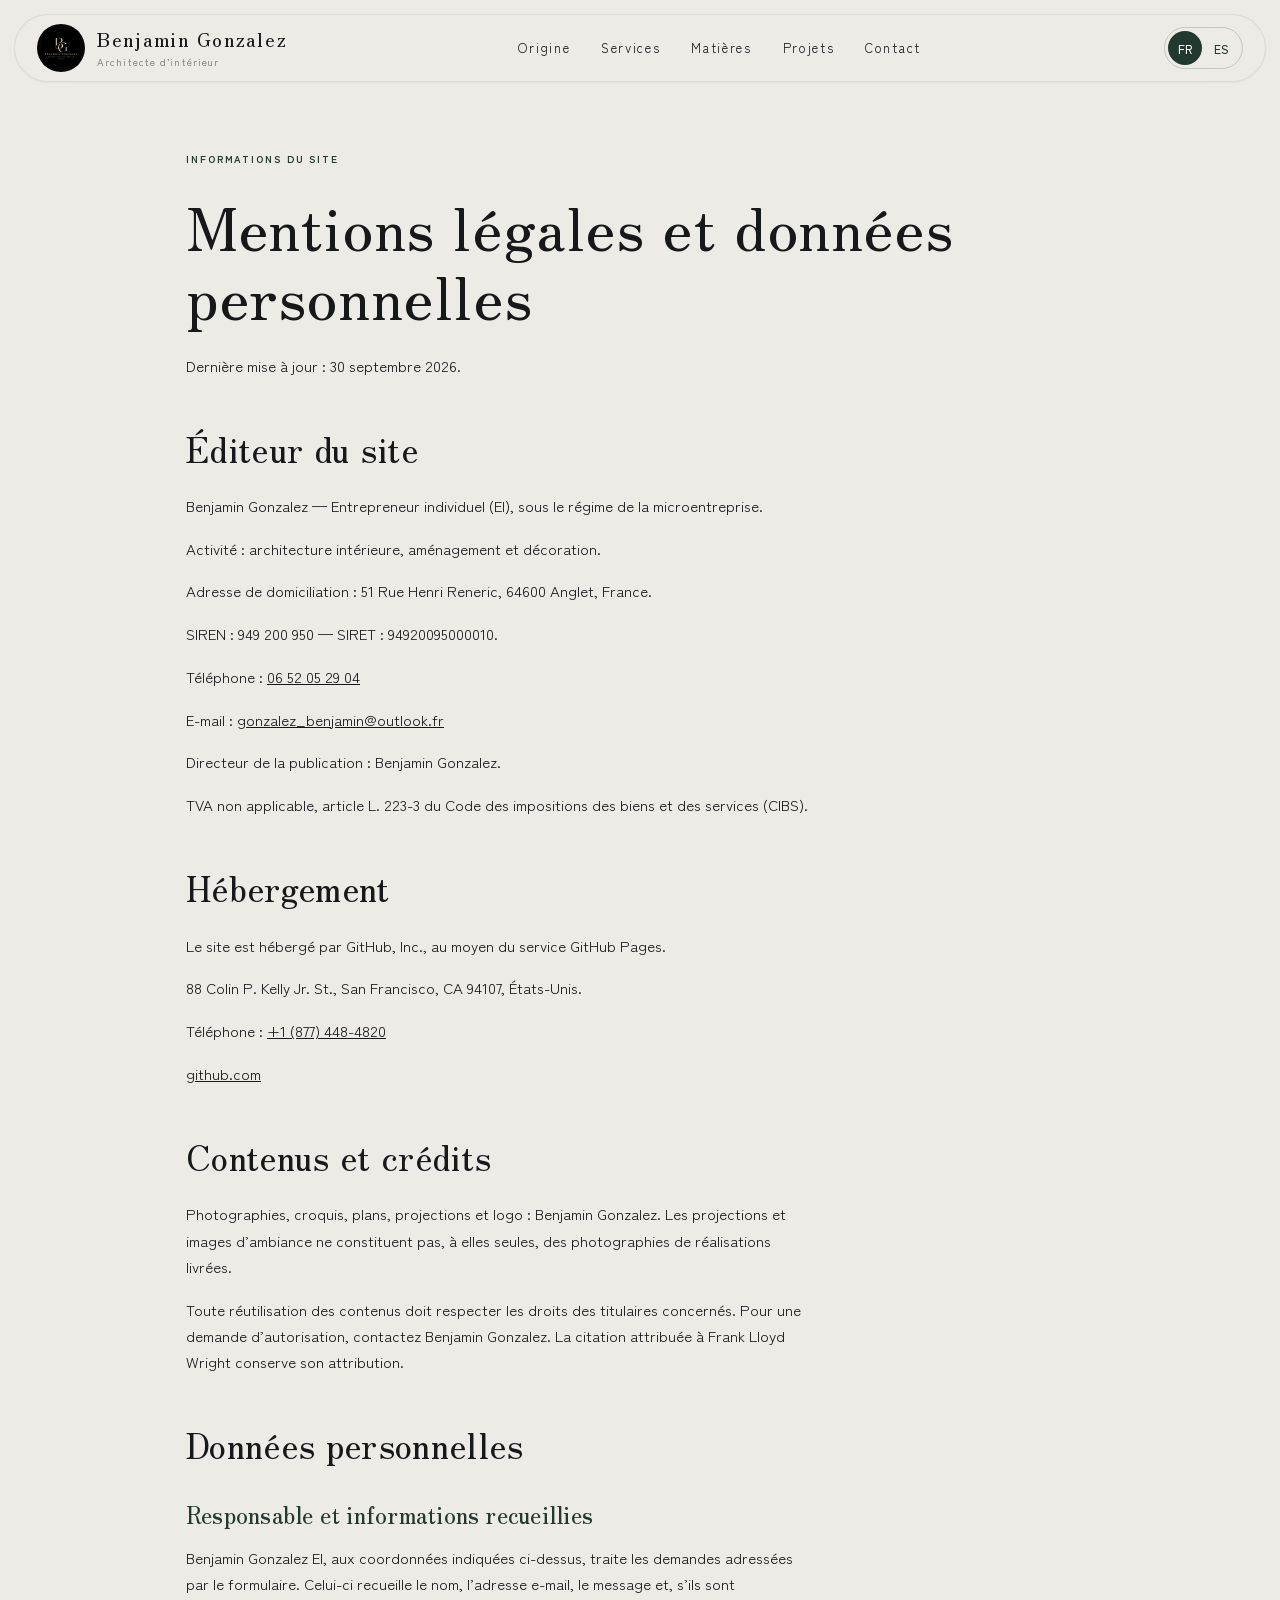
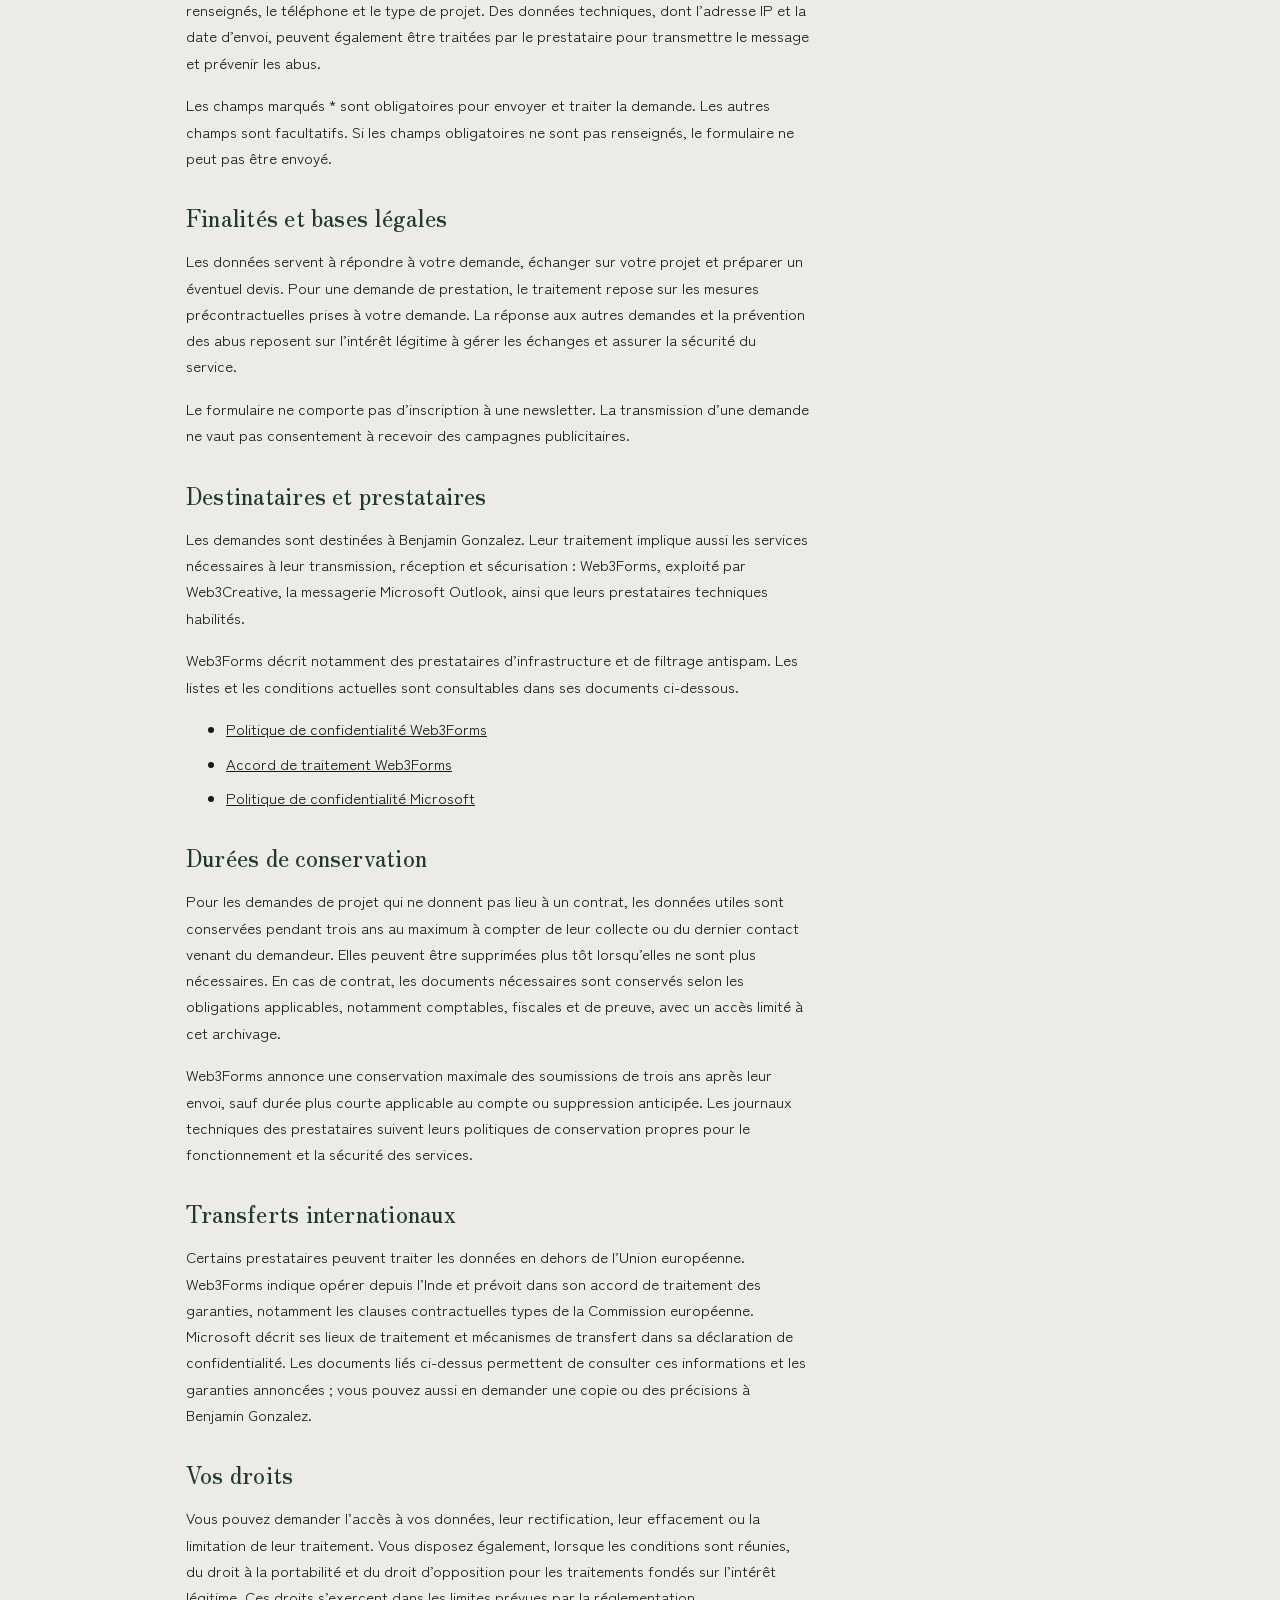
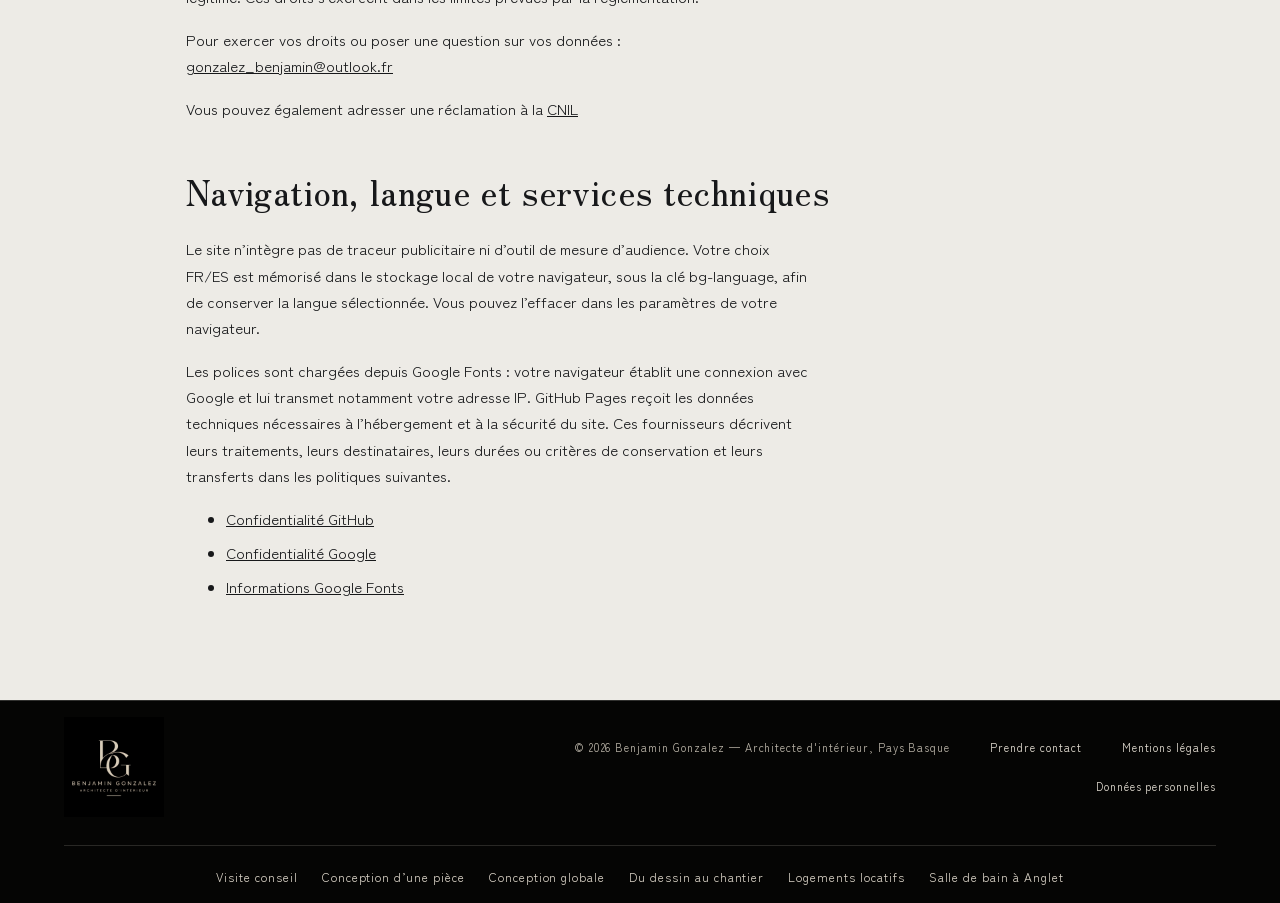
<file: mentions-legales/index.html>
<!DOCTYPE html>

<html lang="fr"><head>
<meta charset="utf-8"/>
<meta content="width=device-width, initial-scale=1" name="viewport"/>
<title>Mentions légales et données personnelles | Benjamin Gonzalez</title>
<meta content="Informations légales et gestion des données personnelles du site Benjamin Gonzalez, architecte d’intérieur à Anglet." name="description"/>
<meta content="Mentions légales et données personnelles | Benjamin Gonzalez" property="og:title"/>
<meta content="Informations légales et gestion des données personnelles du site Benjamin Gonzalez, architecte d’intérieur à Anglet." property="og:description"/>
<meta content="https://benjamin-gonzalez-design.fr/img/logo-benjamin-gonzalez-partage-2026.jpg" property="og:image"/>
<meta content="https://benjamin-gonzalez-design.fr/mentions-legales/" property="og:url"/>
<meta content="website" property="og:type"/>
<meta content="#22392F" name="theme-color"/>
<link href="https://fonts.googleapis.com" rel="preconnect"/>
<link crossorigin="" href="https://fonts.gstatic.com" rel="preconnect"/>
<link href="https://fonts.googleapis.com/css2?family=Zen+Kaku+Gothic+New:wght@400;500;700&amp;family=Zen+Old+Mincho:wght@400;500;600&amp;display=swap" rel="stylesheet"/>
<style>
/* ============================================================
   benjamin-gonzalez-design.fr — feuille de style
   ------------------------------------------------------------
   Pour changer l'apparence du site, tout se règle dans le bloc
   « Réglages » ci-dessous : couleurs, polices, largeur du rail.
   Une seule valeur modifiée se répercute sur toute la page.

   Sommaire
     1. Réglages          6. Services
     2. Base              7. Ambiance et projets
     3. Navigation        8. Contact et formulaire
     4. Accueil           9. Pied de page
     5. Sections         10. Adaptation aux écrans
   ============================================================ */

:root{
  --carta:      #EDEBE6;   /* fond, plâtre tiède */
  --latte:      #F7F6F3;   /* surfaces claires */
  --sumi:       #17181A;   /* encre */
  --pietra:     #B4AFA4;   /* filets, texte secondaire */
  --verde:      #22392F;   /* vert laque — la seule couleur forte */
  --verde-clair:#3C5A4A;

  /* ── Palettes de rechange ──────────────────────────────────
     Pour changer l'ambiance du site, remplacez les quatre valeurs
     ci-dessus par l'une de ces séries. Rien d'autre à modifier.

     Gris pierre + orange brûlé (industriel, chaleureux) :
       --carta:#E8E6E1; --latte:#F4F3F0; --sumi:#1C1C1A;
       --pietra:#A8A49C; --verde:#B4552A; --verde-clair:#C9704A;

     Vert mousse + rose poudré (organique, doux) :
       --carta:#EFEDE8; --latte:#F8F7F4; --sumi:#1A1C18;
       --pietra:#B6B2A6; --verde:#4A5B3C; --verde-clair:#6B7C5A;

     Chocolat + bleu glacier (éditorial, premium) :
       --carta:#EDEAE4; --latte:#F7F5F1; --sumi:#191613;
       --pietra:#B3AA9E; --verde:#4A3225; --verde-clair:#6B4A36;
     ────────────────────────────────────────────────────────── */

  --mincho: "Zen Old Mincho", Georgia, "Times New Roman", serif;
  --gothic: "Zen Kaku Gothic New", -apple-system, BlinkMacSystemFont, "Segoe UI", sans-serif;

  --rail: clamp(120px, 11vw, 190px);   /* largeur du rail vertical */
  --pad: clamp(20px, 5vw, 64px);
}

*,*::before,*::after{ box-sizing:border-box; }
html{ scroll-behavior:smooth; -webkit-text-size-adjust:100%; }
@media (prefers-reduced-motion: reduce){
  html{ scroll-behavior:auto; }
  *{ animation:none !important; transition:none !important; }
}
body{
  margin:0;
  background:var(--carta);
  color:var(--sumi);
  font-family:var(--gothic);
  font-size:clamp(15px,1.05vw,17px);
  line-height:1.75;
  font-weight:400;
  -webkit-font-smoothing:antialiased;
  overflow-x:hidden;
}
img{ display:block; max-width:100%; height:auto; }
a{ color:inherit; }
h1,h2,h3{ font-family:var(--mincho); font-weight:500; margin:0; letter-spacing:.01em; }
p{ margin:0 0 1.1em; max-width:62ch; }
:focus-visible{ outline:2px solid var(--verde); outline-offset:4px; }

/* ---------- Barre de navigation ---------- */
.nav{
  position:fixed; z-index:60;
  top:14px; left:14px; right:14px;
  display:flex; align-items:center; justify-content:space-between;
  gap:16px; padding:12px 22px;
  border-radius:999px;
  background:rgba(237,235,230,.72);
  border:1px solid rgba(23,24,26,.08);
  backdrop-filter:blur(14px) saturate(1.2);
  -webkit-backdrop-filter:blur(14px) saturate(1.2);
  box-shadow:0 1px 2px rgba(23,24,26,.04);
  transition:top .4s ease, padding .4s ease, background .4s ease,
             box-shadow .4s ease, transform .45s cubic-bezier(.2,.7,.2,1);
}
.nav.is-stuck{
  background:rgba(237,235,230,.92);
  box-shadow:0 6px 24px rgba(23,24,26,.10);
  padding-top:10px; padding-bottom:10px;
}
/* La barre s'efface vers le bas quand on descend, revient quand on remonte */
.nav.is-hidden{ transform:translateY(-140%); }

/* ── Repère de lecture ── */
.progress{
  position:fixed; top:0; left:0; right:0; height:2px; z-index:70;
  background:transparent; pointer-events:none;
}
.progress span{
  display:block; height:100%; width:0;
  background:var(--verde); transition:width .1s linear;
}
.brand{
  display:flex; align-items:baseline; gap:10px;
  min-width:0; text-decoration:none; line-height:1.2;
}
.brand b{
  font-family:var(--mincho); font-weight:500;
  font-size:clamp(15px,1.5vw,20px); letter-spacing:.09em; white-space:nowrap;
}
.brand span{
  font-size:clamp(10px,.85vw,12px); letter-spacing:.14em;
  color:var(--pietra); white-space:nowrap;
}
.brand span::before{ content:"／"; margin-right:9px; }
@media (max-width:560px){
  .brand{ flex-direction:column; align-items:flex-start; gap:1px; }
  .brand span::before{ content:none; }
}
.nav-links{ display:flex; gap:clamp(14px,2.4vw,34px); }
.nav-links a{
  text-decoration:none; font-size:13px; letter-spacing:.13em;
  padding:4px 0; position:relative; color:var(--sumi);
}
.nav-links a::after{
  content:""; position:absolute; left:0; right:100%; bottom:0;
  height:1px; background:var(--verde); transition:right .35s ease;
}
.nav-links a:hover::after, .nav-links a:focus-visible::after{ right:0; }
@media (max-width:720px){ .nav-links{ display:none; } }

/* ---------- Hero ---------- */
.hero{
  min-height:100svh; position:relative;
  display:grid; grid-template-columns:var(--rail) 1fr;
  border-bottom:1px solid rgba(23,24,26,.12);
}
.hero-rail{
  border-right:1px solid rgba(23,24,26,.12);
  display:flex; flex-direction:column; align-items:center; justify-content:flex-end;
  padding-bottom:24px; gap:22px;
}
.rail-text{
  writing-mode:vertical-rl; text-orientation:mixed;
  font-weight:700; font-size:clamp(12px,1vw,15px);
  letter-spacing:.3em; color:var(--verde);
}
.rail-line{ width:2px; height:90px; background:var(--verde); }
.hero-body{
  display:grid; grid-template-columns:1.05fr .95fr; align-items:end;
}
.hero-copy{ padding:0 clamp(24px,3.4vw,56px) clamp(48px,7vh,88px); }
.hero-copy h1{
  font-size:clamp(40px,6.2vw,96px); line-height:1.06;
  margin:0 0 26px; max-width:13ch; letter-spacing:-.01em;
}
.hero-copy .lede{ font-size:clamp(16px,1.25vw,19px); color:#3A3B3C; max-width:46ch; }
.hero-actions{ display:flex; flex-wrap:wrap; gap:12px; margin-top:30px; }
.hero-media{ align-self:stretch; position:relative; overflow:hidden; background:var(--latte); }
.hero-media img{ width:100%; height:100%; object-fit:cover; object-position:center 40%; }
/* Si le visuel est un montage ou une image détourée qu'il ne faut pas recadrer,
   ajoutez la classe "fit" sur la balise <img> : elle sera affichée entière. */
.hero-media img.fit{ object-fit:contain; padding:clamp(16px,3vw,48px); }
.hero-quote{
  position:absolute; left:0; right:0; bottom:0;
  padding:24px clamp(20px,2.6vw,34px);
  background:linear-gradient(to top, rgba(23,24,26,.80), rgba(23,24,26,0));
  color:var(--latte); font-family:var(--mincho);
  font-size:clamp(14px,1.05vw,17px); line-height:1.55;
}
.hero-quote small{ display:block; margin-top:6px; font-family:var(--gothic); font-size:11px; letter-spacing:.16em; color:rgba(247,246,243,.7); }
@media (max-width:900px){
  .hero{ grid-template-columns:var(--rail) 1fr; min-height:auto; }
  .hero-body{ grid-template-columns:1fr; }
  .hero-copy{ padding:120px 20px 40px; }
  .hero-media{ height:60vh; min-height:320px; }
}

/* Révélation d'ouverture — un seul moment orchestré */
.reveal-item{ opacity:0; transform:translateY(14px); animation:rise .9s cubic-bezier(.2,.7,.2,1) forwards; }
.reveal-item:nth-child(2){ animation-delay:.12s; }
.reveal-item:nth-child(3){ animation-delay:.24s; }
@keyframes rise{ to{ opacity:1; transform:none; } }

/* Apparition douce des blocs au défilement */
.appear{ opacity:0; transform:translateY(22px); }
.appear.seen{ opacity:1; transform:none; transition:opacity .8s ease, transform .8s cubic-bezier(.2,.7,.2,1); }
.appear.d1.seen{ transition-delay:.08s; }
.appear.d2.seen{ transition-delay:.16s; }
.appear.d3.seen{ transition-delay:.24s; }
@media (prefers-reduced-motion: reduce){
  .appear{ opacity:1; transform:none; }
}

/* Trait qui se déploie sous les titres de section */
.section-body > h2{ position:relative; padding-bottom:18px; }
.section-body > h2::after{
  content:""; position:absolute; left:0; bottom:0;
  width:0; height:2px; background:var(--verde);
  transition:width 1s cubic-bezier(.2,.7,.2,1) .2s;
}
.section-body > h2.seen::after{ width:76px; }
#contact .section-body > h2::after{ background:var(--latte); }

/* ── Indice de défilement sous l'accroche ── */
.cue{
  display:inline-flex; align-items:center; gap:12px;
  margin-top:38px; text-decoration:none; color:var(--verde);
}
.cue-line{
  display:block; width:1px; height:46px;
  background:linear-gradient(to bottom, var(--verde), transparent);
  position:relative; overflow:hidden;
}
.cue-line::after{
  content:""; position:absolute; left:0; top:-46px;
  width:1px; height:46px; background:var(--verde);
  animation:filer 2.4s ease-in-out infinite;
}
@keyframes filer{
  0%{ transform:translateY(0); opacity:0; }
  25%{ opacity:1; }
  100%{ transform:translateY(92px); opacity:0; }
}
.cue-text{ font-size:11px; letter-spacing:.24em; text-transform:uppercase; }
@media (prefers-reduced-motion: reduce){ .cue-line::after{ animation:none; } }

/* ---------- Boutons ---------- */
.btn{
  display:inline-flex; align-items:center; gap:10px;
  padding:13px 26px; border-radius:999px; text-decoration:none;
  font-size:13px; letter-spacing:.1em; border:1px solid var(--verde);
  background:var(--verde); color:var(--latte);
  transition:background .25s ease, color .25s ease;
  cursor:pointer;
}
.btn::after{
  content:"→"; display:inline-block;
  transform:translateX(-4px); opacity:0;
  transition:transform .35s cubic-bezier(.2,.7,.2,1), opacity .3s ease;
}
.btn:hover{ background:transparent; color:var(--verde); }
.btn:hover::after{ transform:translateX(0); opacity:1; }
.btn:active{ transform:translateY(1px); }
.btn-ghost{ background:transparent; color:var(--verde); }
.btn-ghost:hover{ background:var(--verde); color:var(--latte); }

/* ---------- Structure des sections ---------- */
.section{
  display:grid; grid-template-columns:var(--rail) 1fr;
  border-bottom:1px solid rgba(23,24,26,.12);
}
.section-rail{
  border-right:1px solid rgba(23,24,26,.12);
  position:relative;
}
.rail-title{
  position:sticky; top:104px;
  writing-mode:vertical-rl; text-orientation:upright;
  font-family:var(--mincho); font-weight:600;
  font-size:clamp(22px,2.2vw,34px); letter-spacing:.34em;
  text-transform:uppercase;
  margin:0 auto; padding:10px 0;
  display:block; width:max-content;
  color:var(--verde);
}
.section-body{ padding:clamp(64px,9vh,132px) clamp(24px,4vw,72px); }
.section-body > h2{
  font-size:clamp(30px,3.9vw,60px); line-height:1.16; max-width:19ch; margin-bottom:30px;
}
@media (max-width:900px){
  .section{ grid-template-columns:var(--rail) 1fr; }
  .section-body{ padding:56px 20px; }
}

/* ---------- Origine ---------- */
.origine-grid{ display:grid; grid-template-columns:1fr 1fr; gap:clamp(28px,4vw,64px); align-items:start; }
.origine-grid figure{ margin:0; position:sticky; top:110px; }
.origine-grid img{ width:100%; aspect-ratio:4/5; object-fit:cover; object-position:center; background:var(--latte); }
.origine-grid img.fit{ object-fit:contain; }
blockquote.pull{
  margin:32px 0 0; padding:24px 0 0;
  border-top:1px solid var(--pietra);
  font-family:var(--mincho); font-size:clamp(19px,1.9vw,27px); line-height:1.5;
}
.sub-head{
  font-size:clamp(19px,1.7vw,24px);
  margin:38px 0 16px;
}
.tools{
  list-style:none; margin:0; padding:0;
  display:grid; grid-template-columns:repeat(auto-fit,minmax(150px,1fr)); gap:1px;
  background:var(--pietra); border:1px solid var(--pietra);
}
.tools li{
  background:var(--latte); padding:14px 16px;
  font-family:var(--mincho); font-size:clamp(16px,1.4vw,19px);
}
.tools small{
  display:block; margin-top:3px;
  font-family:var(--gothic); font-size:11.5px; letter-spacing:.08em; color:#6A6B6C;
}
.skills{ display:grid; grid-template-columns:1fr 1fr; gap:24px 32px; }
.skills h4{
  font-family:var(--gothic); font-size:12px; font-weight:500; letter-spacing:.14em;
  margin:0 0 10px; padding-bottom:8px; color:var(--verde);
  border-bottom:1px solid var(--pietra);
}
.skills ul{ list-style:none; margin:0; padding:0; }
.skills li{
  font-size:14px; line-height:1.5; color:#4A4B4C;
  padding:5px 0 5px 16px; position:relative;
}
.skills li::before{
  content:""; position:absolute; left:0; top:13px;
  width:6px; height:1px; background:var(--verde);
}
@media (max-width:820px){ .origine-grid{ grid-template-columns:1fr; } .skills{ grid-template-columns:1fr; } }

/* ---------- Services : ligne tarifaire ---------- */
.tiers{ border-top:1px solid rgba(23,24,26,.16); margin-top:8px; }
.tier{
  display:grid; grid-template-columns:1fr auto; gap:8px 32px;
  padding:26px 0; border-bottom:1px solid rgba(23,24,26,.16);
  align-items:baseline;
}
/* Carte interactive : le bloc entier réagit, pas seulement le titre */
.tier.card{
  position:relative; padding:26px clamp(14px,1.6vw,24px);
  border:1px solid transparent; border-bottom-color:rgba(23,24,26,.16);
  border-radius:3px;
  transition:background .35s ease, border-color .35s ease, transform .35s cubic-bezier(.2,.7,.2,1);
}
.tier.card:hover{
  background:var(--latte);
  border-color:var(--pietra);
  transform:translateY(-3px);
}

/* Empilement au défilement : chaque carte se fixe sous la précédente.
   Uniquement sur écran large, où la hauteur le permet. */
@media (min-width:900px){
  .tiers{ padding-bottom:20vh; }
  .tier.card{
    position:sticky;
    background:var(--latte);
    border:1px solid var(--pietra);
    border-radius:4px;
    margin-bottom:20px;
    box-shadow:0 1px 2px rgba(23,24,26,.03);
    transition:box-shadow .4s ease, border-color .35s ease;
  }
  .tier.card:hover{ transform:none; box-shadow:0 10px 30px rgba(23,24,26,.08); }
  .tier.card:nth-child(1){ top:116px; z-index:1; }
  .tier.card:nth-child(2){ top:136px; z-index:2; }
  .tier.card:nth-child(3){ top:156px; z-index:3; }
  .tier.card:nth-child(4){ top:176px; z-index:4; }
  /* La dernière carte reste pleine, les précédentes s'effacent doucement */
  .tier.card:not(:last-child){ opacity:.96; }
}
.tier.card:hover .price{ color:var(--verde-clair); }
.tier.card::after{
  content:""; position:absolute; left:clamp(14px,1.6vw,24px); bottom:-1px;
  width:0; height:2px; background:var(--verde);
  transition:width .5s cubic-bezier(.2,.7,.2,1);
}
.tier.card:hover::after{ width:56px; }
.tier h3{ font-size:clamp(21px,2.4vw,34px); line-height:1.25; }
.tier .price{
  font-family:var(--mincho); font-size:clamp(17px,1.7vw,24px);
  color:var(--verde); white-space:nowrap;
}
.tier ul{
  grid-column:1/-1; list-style:none; margin:14px 0 0; padding:0;
  display:flex; flex-wrap:wrap; gap:8px 10px; max-width:78ch;
}
.tier li{
  font-size:13px; color:#4A4B4C; line-height:1.4;
  padding:5px 12px; border:1px solid var(--pietra); border-radius:999px;
  background:var(--latte);
}
.tier-note{ margin-top:26px; font-size:13.5px; color:#5A5B5C; }

/* Repli si une image ne peut pas se charger : le cadre reste, rien ne s'écrase */
.img-failed{
  display:flex; align-items:center; justify-content:center; text-align:center;
  background:var(--latte); border:1px dashed var(--pietra);
  color:#8A857A; font-size:12.5px; letter-spacing:.06em; padding:18px;
  min-height:220px;
}
.img-failed::before{ content:attr(data-label); }

/* ---------- Bande d'ambiance ---------- */
.band{ display:grid; grid-template-columns:1fr 1fr; gap:1px; background:var(--pietra); }
.band figure{ margin:0; position:relative; background:var(--latte); }
.band img{ width:100%; aspect-ratio:4/5; object-fit:cover; }
.band figcaption{
  position:absolute; left:0; right:0; bottom:0;
  padding:16px 18px;
  background:linear-gradient(to top, rgba(23,24,26,.72), rgba(23,24,26,0));
  color:var(--latte); font-family:var(--mincho); font-size:clamp(14px,1.2vw,18px);
}
.band figcaption small{
  display:block; margin-top:5px;
  font-family:var(--gothic); font-size:10.5px; letter-spacing:.1em;
  color:rgba(247,246,243,.65);
}
.band figcaption a{ color:inherit; }
@media (max-width:640px){ .band{ grid-template-columns:1fr; } }

/* ---------- Projets ---------- */
.projects{ display:grid; grid-template-columns:repeat(auto-fit,minmax(260px,1fr)); gap:clamp(16px,2vw,28px); }
.project{ margin:0; }
.project{ overflow:hidden; }
.project figure, .project > img{ display:block; }
.project img{
  width:100%; aspect-ratio:3/4; object-fit:cover; object-position:center;
  background:var(--latte);
  transition:transform 1.1s cubic-bezier(.2,.7,.2,1), filter .6s ease;
}
.project:hover img{ transform:scale(1.04); filter:saturate(1.06); }
.project.wide{ grid-column:span 2; }
.project.wide img{ aspect-ratio:16/10; }
.project figcaption{
  display:flex; justify-content:space-between; gap:16px;
  padding-top:12px; font-size:13px; color:#4A4B4C;
  border-top:1px solid rgba(23,24,26,.16); margin-top:12px;
}
.project figcaption b{ font-weight:500; color:var(--sumi); }
.placeholder{
  width:100%; aspect-ratio:3/4; background:var(--latte);
  border:1px dashed var(--pietra);
  display:flex; align-items:center; justify-content:center;
  color:var(--pietra); font-size:13px; text-align:center; padding:20px;
}
@media (max-width:820px){ .project.wide{ grid-column:span 1; } .project.wide img{ aspect-ratio:3/4; } }

/* ---------- Contact ---------- */
#contact{ background:var(--verde); color:var(--latte); border-bottom:none; }
#contact .section-rail{ border-right-color:rgba(247,246,243,.22); }
#contact .rail-title{ color:var(--latte); }
#contact h2{ color:var(--latte); }
#contact p{ color:rgba(247,246,243,.82); }
.contact-grid{ display:grid; grid-template-columns:.85fr 1.15fr; gap:clamp(32px,5vw,72px); align-items:start; }
.contact-lines{ list-style:none; margin:28px 0 0; padding:0; }
.contact-lines li{ border-top:1px solid rgba(247,246,243,.22); }
.contact-lines a{
  display:block; padding:16px 0; text-decoration:none;
  transition:padding-left .35s ease;
}
.contact-lines .lbl{
  display:block; margin:0 0 6px;
  font-family:var(--gothic); font-size:11px; letter-spacing:.18em;
  color:rgba(247,246,243,.55);
}
.contact-lines .row{ display:flex; align-items:center; gap:14px; }
.contact-lines .val{
  font-family:var(--mincho); font-size:clamp(17px,1.8vw,25px);
  line-height:1.25; min-width:0; word-break:break-word;
}
.contact-lines a:hover{ padding-left:10px; }
.ico{
  flex:0 0 auto; width:26px; height:26px;
  fill:none; stroke:var(--latte); stroke-width:1.4;
  stroke-linecap:round; stroke-linejoin:round;
  color:var(--latte);
  transition:transform .35s cubic-bezier(.2,.7,.2,1), opacity .3s ease;
  opacity:.9;
}
.contact-lines a:hover .ico{ transform:translateY(-2px) scale(1.06); opacity:1; }

/* Formulaire */
.form{ background:var(--latte); color:var(--sumi); padding:clamp(24px,3vw,40px); }
.form h3{ font-size:clamp(22px,2vw,28px); margin-bottom:6px; }
.form .form-intro{ font-size:14px; color:#5A5B5C; margin-bottom:22px; }
.field{ margin-bottom:18px; }
.field label{ display:block; font-size:12px; letter-spacing:.12em; margin-bottom:7px; color:#4A4B4C; }
.field input, .field select, .field textarea{
  width:100%; padding:12px 14px; font:inherit; font-size:15px;
  color:var(--sumi); background:#fff;
  border:1px solid var(--pietra); border-radius:2px;
  transition:border-color .2s ease;
}
.field input:focus, .field select:focus, .field textarea:focus{ border-color:var(--verde); outline:none; box-shadow:0 0 0 3px rgba(34,57,47,.12); }
.field textarea{ min-height:130px; resize:vertical; }
.field-row{ display:grid; grid-template-columns:1fr 1fr; gap:18px; }
.hp{ position:absolute; left:-9999px; width:1px; height:1px; overflow:hidden; }
.form-foot{ display:flex; align-items:center; gap:16px; flex-wrap:wrap; margin-top:6px; }
.consent{ font-size:12px; color:#6A6B6C; max-width:40ch; line-height:1.5; }
.status{ margin-top:16px; font-size:14px; padding:12px 14px; border-radius:2px; display:none; }
.status.ok{ display:block; background:rgba(34,57,47,.10); color:var(--verde); border:1px solid rgba(34,57,47,.3); }
.status.err{ display:block; background:rgba(150,40,30,.08); color:#8A2A20; border:1px solid rgba(150,40,30,.3); }
@media (max-width:900px){ .contact-grid{ grid-template-columns:1fr; } .field-row{ grid-template-columns:1fr; } }

/* ---------- Pied de page ---------- */
.footer{
  background:var(--verde); color:rgba(247,246,243,.6);
  padding:26px var(--pad) 34px;
  border-top:1px solid rgba(247,246,243,.18);
  display:flex; justify-content:space-between; gap:14px; flex-wrap:wrap;
  font-size:12px; letter-spacing:.08em;
}
.footer a{ text-decoration:none; }
.footer a:hover{ color:var(--latte); }

/* ═══════════ Adaptation aux formats d'écran ═══════════ */

/* Grand écran : on laisse respirer le rail */
@media (min-width:1600px){
  :root{ --rail:118px; }
  .section-body{ padding-left:clamp(48px,5vw,110px); padding-right:clamp(48px,5vw,110px); }
}

/* Tablette paysage */
@media (max-width:1100px){
  .contact-grid{ gap:40px; }
  .tier ul{ max-width:none; }
}

/* Tablette portrait et petit portable */
@media (max-width:900px){
  :root{ --rail:80px; }
  .rail-title{ top:80px; letter-spacing:.26em; font-size:22px; }
  .hero-rail{ padding-bottom:16px; }
  .rail-text{ font-size:10px; letter-spacing:.28em; }
  .rail-line{ height:44px; }
}

/* Téléphone */
@media (max-width:640px){
  :root{ --rail:60px; }
  .nav{ top:10px; left:10px; right:10px; padding:10px 16px; }
  .cue{ margin-top:28px; }
  .cue-line{ height:36px; }
  .tier.card{ padding:20px 12px; }
  .origine-grid figure{ position:static; }
  body{ line-height:1.7; }

  .nav{ padding:12px 16px; }
  .section-body{ padding:48px 16px 56px; }
  .hero-copy{ padding:132px 16px 40px; }
  .hero-media{ height:52vh; min-height:280px; }

  /* Tarifs : prix sous le titre, pas à côté */
  .tier{ grid-template-columns:1fr; padding:22px 0; }
  .tier .price{ justify-self:start; }
  .tier ul{ gap:7px 8px; margin-top:12px; }
  .tier li{ font-size:12.5px; padding:4px 10px; }

  .tools{ grid-template-columns:1fr 1fr; }
  .projects{ grid-template-columns:1fr; }
  .form{ padding:22px 18px; }
  .form-foot{ gap:12px; }
  .btn{ width:100%; justify-content:center; }
  .footer{ flex-direction:column; gap:8px; padding:22px 16px 28px; }
}

/* Très petits écrans */
@media (max-width:380px){
  :root{ --rail:50px; }
  .tools{ grid-template-columns:1fr; }
  .rail-title{ letter-spacing:.2em; font-size:19px; }
}

/* Écrans tactiles : pas d'effet au survol qui reste collé */
@media (hover:none){
  .tier.card:hover{ background:transparent; border-color:transparent;
                    border-bottom-color:rgba(23,24,26,.16); transform:none; }
  .tier.card:hover::after{ width:0; }
  .btn:hover{ background:var(--verde); color:var(--latte); }
  .btn-ghost:hover{ background:transparent; color:var(--verde); }
  .contact-lines a:hover{ padding-left:0; }
}

/* Impression */
@media print{
  .nav, .hero-actions, .form, .hero-quote, .cue, .progress{ display:none; }
  body{ background:#fff; }
  .section, .hero{ grid-template-columns:1fr; }
  .section-rail, .hero-rail{ display:none; }
}


/* Évolution de la version d’origine : palette, rails et typographies conservés. */
html{scroll-padding-top:105px}.skip{position:fixed;left:20px;top:-100px;background:var(--latte);z-index:100;padding:12px}.skip:focus{top:15px}.eyebrow{font-family:var(--gothic);font-size:10px;letter-spacing:.19em;color:var(--verde);font-weight:700;margin-bottom:22px}.nav{backdrop-filter:blur(22px);-webkit-backdrop-filter:blur(22px)}.nav:focus-within,.nav:has(.nav-links.open){transform:none}.brand span{color:#686a60}.menu-toggle{display:none}.hero-copy{padding-top:135px}.hero-copy h1{font-size:clamp(42px,4.8vw,76px);max-width:14ch;line-height:1.09;letter-spacing:-.035em}.hero-media{margin:100px 24px 24px 0;border-radius:24px;min-width:0}.hero-quote{padding-top:65px}.signature-strip{display:grid;grid-template-columns:repeat(3,1fr);gap:35px;padding:42px 5vw 42px calc(var(--rail) + 4vw);background:var(--latte);border-bottom:1px solid #17181a20}.signature-strip>div{border-left:1px solid #b4afa480;padding-left:22px}.signature-strip strong{display:block;font-family:var(--mincho);font-size:clamp(23px,2.5vw,36px);font-weight:500;color:var(--verde)}.signature-strip span{font-size:12px;color:#61645d}.origine-grid img,.band img,.project,.form{border-radius:20px}.section-body>h2{letter-spacing:-.025em}.tiers{border:0;padding-bottom:0;display:grid;gap:22px}.tier.card{position:relative;top:auto!important;margin:0;padding:30px;background:var(--latte);border:1px solid #b4afa46b;border-radius:20px;box-shadow:0 6px 25px #17181a03;opacity:1!important}.tier.card:hover{transform:translateY(-2px);box-shadow:0 12px 35px #17181a08}.tier.card::after{display:none}.mission-number{grid-column:1/-1;font-family:var(--gothic);font-size:10px;letter-spacing:.17em;color:#686a60;margin-bottom:14px}.tier h3{font-size:clamp(23px,2.2vw,34px)}.tier li{border-color:#b4afa480;background:#fff9}.mission-link{grid-column:1/-1;justify-self:start;font-size:13px;color:var(--verde);text-decoration:none;margin-top:16px;border-bottom:1px solid #22392f45;padding-bottom:4px}.mission-link span{margin-left:16px}#methode{background:var(--latte)}.process-grid{display:grid;grid-template-columns:repeat(4,1fr);gap:30px;margin-top:42px}.process-grid article{border-top:1px solid #b4afa4;padding-top:20px}.process-grid article>span{font-size:12px;letter-spacing:.12em;color:#62695f}.process-grid h3{font-size:25px;margin:25px 0 13px;color:var(--verde)}.process-grid p{font-size:14px;line-height:1.65;color:#5b5c57}.band figcaption small{line-height:1.5}.projects{grid-template-columns:minmax(0,1fr);max-width:900px}.project{overflow:hidden;background:var(--latte)}.project img{width:100%;aspect-ratio:16/10;object-fit:cover}.project figcaption{padding:20px 25px}.faq{margin-top:35px;max-width:900px}.faq details{border-top:1px solid #b4afa480;padding:22px 0}.faq details:last-child{border-bottom:1px solid #b4afa480}.faq summary{list-style:none;cursor:pointer;display:flex;justify-content:space-between;align-items:center;gap:20px;font-size:18px;color:var(--verde)}.faq summary::-webkit-details-marker{display:none}.faq summary::after{content:'+';font-size:24px;font-weight:400;flex-shrink:0}.faq details[open] summary::after{content:'−'}.faq details p{margin:18px 0 0;color:#5b5c57;font-size:15px}.field input,.field select,.field textarea{border-radius:10px}#contact .form p{color:#5a5b5c}.field{min-width:0}.form{box-shadow:0 20px 70px #10241b26}.status:not(:empty){display:block}.menu-toggle:focus-visible{outline-offset:2px}
@media(max-width:1100px){.brand{flex-direction:column;align-items:flex-start;gap:4px}.brand span::before{content:none}.process-grid{grid-template-columns:1fr 1fr}.hero-media{margin-right:16px}.tier{grid-template-columns:1fr}.tier .price{justify-self:start}}
@media(max-width:900px){.hero-copy{padding-top:145px}.hero-media{margin:0 20px 25px;height:55vh}.hero-copy h1{max-width:18ch}.signature-strip{padding:30px 25px 30px calc(var(--rail) + 20px);gap:20px}.signature-strip strong{font-size:24px}.signature-strip span{font-size:11px}.signature-strip>div{padding-left:14px}.origine-grid figure{position:static}}
@media(max-width:720px){.menu-toggle{display:flex;flex-direction:column;justify-content:center;align-items:center;gap:6px;width:44px;height:44px;background:none;border:0;cursor:pointer;color:var(--verde)}.menu-toggle span{display:block;width:22px;height:1px;background:currentColor}.nav-links{display:none;position:absolute;top:calc(100% + 8px);left:0;right:0;border-radius:20px;background:#f7f6f3;border:1px solid #b4afa466;box-shadow:0 15px 35px #17181a12;padding:15px 24px}.nav-links.open{display:flex;flex-direction:column;gap:6px}.nav-links a{padding:11px 0}.nav-links a::after{display:none}.signature-strip{grid-template-columns:1fr;padding-left:calc(var(--rail) + 20px);gap:22px}.signature-strip>div{display:flex;flex-direction:column}.signature-strip strong{font-size:26px}.tier.card{padding:24px 18px}.hero-copy h1{font-size:clamp(35px,8vw,52px)}.eyebrow{font-size:9px;letter-spacing:.1em}.hero-media{margin:0 15px 20px;border-radius:18px}.process-grid{gap:22px}.process-grid h3{font-size:22px}.process-grid p{font-size:13px}.faq summary{font-size:16px}.project img{aspect-ratio:4/5}.project figcaption{padding:18px}.field input,.field select,.field textarea{font-size:16px}.btn{letter-spacing:.06em}.brand b{letter-spacing:.03em}.hero-quote{font-size:13px}.form .status{overflow-wrap:anywhere}}
@media(max-width:430px){.process-grid{grid-template-columns:1fr}.process-grid h3{margin-top:15px}.tier .price{white-space:normal}.hero-copy h1{font-size:36px}.brand b{font-size:15px}.brand span{font-size:9px}.hero-copy{padding-top:130px}}
@media(prefers-reduced-motion:reduce){*,*::before,*::after{animation:none!important;transition:none!important}.reveal-item,.appear{opacity:1;transform:none}}

/* Identité fournie : fichier original conservé, cadrage du monogramme en CSS. */
.nav .brand-logo{display:flex;flex-direction:row;align-items:center;gap:12px}.brand-logo>span::before{content:none}.brand-logo .brand-mark{display:block;position:relative;overflow:hidden;flex:0 0 54px;width:54px;height:54px;border-radius:50%;background:#050504}.brand-mark img{position:absolute;width:150px;max-width:none;height:150px;left:-48px;top:-37px;object-fit:contain}.brand-logo .brand-wordmark{display:flex;flex-direction:column;align-items:flex-start;gap:5px;white-space:normal;letter-spacing:normal}.brand-wordmark b{color:var(--sumi)}.brand-wordmark small{font-size:10px;letter-spacing:.11em;color:#686a60}.nav{padding-top:9px;padding-bottom:9px}.footer-logo{display:flex;align-items:center;justify-content:space-between;gap:40px;padding:30px clamp(24px,5vw,80px);background:#050504;color:#dcd5c9}.footer-signature{display:block;flex:0 0 220px}.footer-signature img{width:220px;height:220px;object-fit:contain}.footer-info{display:flex;flex-wrap:wrap;justify-content:flex-end;gap:20px 40px;font-size:12px;max-width:650px}.footer-info a{color:#e4ded3}.footer-info>span:first-child{color:#b9b3a7}
@media(max-width:720px){.brand-logo .brand-mark{flex-basis:44px;width:44px;height:44px}.brand-mark img{width:125px;height:125px;left:-40px;top:-31px}.brand-logo .brand-wordmark{gap:3px}.brand-wordmark small{font-size:9px}.nav .brand-logo{gap:9px}.footer-logo{flex-direction:column;gap:12px;padding:24px}.footer-signature{flex:0 0 auto}.footer-signature img{width:200px;height:200px}.footer-info{justify-content:center;text-align:center;font-size:11px;gap:14px}}
@media(max-width:380px){.brand-wordmark b{font-size:13px}.brand-wordmark small{font-size:8px}.nav{gap:5px}.nav .brand-logo{gap:7px}}

/* Galerie des quatre projections fournies. */
#projections{background:var(--latte)}.visual-grid{display:grid;grid-template-columns:repeat(2,minmax(0,1fr));gap:35px 26px;margin-top:38px}.visual-card{margin:0;min-width:0}.visual-wide{grid-column:1/-1}.visual-open{display:block;position:relative;overflow:hidden;border-radius:22px;background:#e2dfd8}.visual-open img{width:100%;aspect-ratio:6/5;object-fit:cover;transition:transform .65s ease}.visual-wide .visual-open img{aspect-ratio:16/10;object-position:center}.visual-plan .visual-open img{aspect-ratio:auto;object-fit:contain}.visual-open:hover img{transform:scale(1.025)}.visual-zoom{position:absolute;right:18px;bottom:18px;width:42px;height:42px;display:grid;place-items:center;border-radius:50%;background:#f7f6f3ed;color:var(--verde);font-size:23px;backdrop-filter:blur(12px)}.visual-card figcaption{padding:20px 2px 0}.visual-card small{font-size:9px;letter-spacing:.13em;color:#6e7167}.visual-card h3{font-size:clamp(24px,2.3vw,34px);line-height:1.2;margin:10px 0;color:var(--verde)}.visual-card p{font-size:13px;color:#65675f;margin:0}.visual-end{display:flex;justify-content:space-between;align-items:center;gap:24px;margin-top:35px;padding-top:25px;border-top:1px solid #b4afa466}.visual-end>span{font-size:12px;color:#65675f}#visual-dialog{position:fixed;max-width:96vw;max-height:96vh;width:1200px;border:0;border-radius:16px;background:#111;color:#eee;padding:60px 20px 20px;box-shadow:0 20px 90px #0008}#visual-dialog::backdrop{background:#000d;backdrop-filter:blur(8px)}#visual-dialog figure{margin:0}#visual-full{display:block;width:100%;height:auto;max-height:75vh;object-fit:contain}#visual-caption{text-align:center;font-size:13px;padding-top:15px}.visual-close{position:absolute;right:20px;top:13px;background:#ffffff16;color:#eee;border:1px solid #ffffff30;border-radius:99px;padding:8px 15px;font:inherit;font-size:12px;cursor:pointer}.visual-close span{font-size:18px;margin-left:10px}body.gallery-open{overflow:hidden}
@media(max-width:720px){.visual-grid{grid-template-columns:1fr;gap:28px}.visual-wide{grid-column:auto}.visual-open{border-radius:16px}.visual-open img,.visual-wide .visual-open img{aspect-ratio:auto;object-fit:contain}.visual-card h3{font-size:25px}.visual-end{flex-direction:column;align-items:flex-start}.visual-zoom{width:36px;height:36px;right:12px;bottom:12px}.visual-card small{font-size:8px}.visual-end .btn{font-size:12px}.visual-close{min-height:40px}#visual-dialog{padding:65px 10px 20px}}

/* Matières : ancrage basque, composition italienne et japonaise. */
#ambiance.materials-section{background:#22392f;color:#f2eee5}.materials-section .section-rail{border-color:#f2eee526}.materials-section .rail-title{color:#d8decb}.materials-section .section-body{padding-top:95px;padding-bottom:75px;min-width:0}.materials-intro{display:grid;grid-template-columns:1.5fr 1fr;align-items:end;gap:60px}.materials-section .eyebrow{color:#bcc8b2;font-size:10px;letter-spacing:.16em}.materials-intro h2{font-size:clamp(35px,4.3vw,67px);line-height:1.1;letter-spacing:-.035em;margin:0}.materials-intro h2 em{font-style:normal;color:#c7ccba}.materials-intro>p{font-size:15px;line-height:1.8;color:#d2d7cd;margin:0;max-width:39ch}.materials-statement{display:flex;align-items:center;gap:20px;margin:48px 0 40px;padding:25px 0;border-top:1px solid #f2eee526;border-bottom:1px solid #f2eee526}.material-green{width:48px;height:48px;border-radius:50%;background:#3d5a47;border:1px solid #aab69f66;box-shadow:inset 0 1px 12px #0002;flex-shrink:0}.materials-statement p{font-size:14px;line-height:1.55;margin:0;color:#d2d7cd}.materials-statement strong{font-weight:500;color:#f2eee5}.material-location{margin-left:auto;text-align:right;font-size:9px;letter-spacing:.18em;line-height:1.8;color:#bac5b2}.material-selector{display:grid;grid-template-columns:repeat(4,minmax(0,1fr));gap:12px;margin-bottom:24px}.material-selector[hidden]{display:none}.material-selector button{display:flex;align-items:center;gap:15px;background:#ffffff06;border:1px solid #f2eee533;color:#e1e6d9;padding:15px 18px;border-radius:13px;text-align:left;cursor:pointer;font:inherit;transition:background .25s,border-color .25s}.material-selector button[aria-selected=true]{background:#f2eee5;color:#22392f;border-color:#f2eee5}.material-selector button:hover{border-color:#f2eee5}.material-selector button:focus-visible{outline:2px solid #e8dcc6;outline-offset:4px}.material-selector button>span:last-child{letter-spacing:0}.material-selector b{display:block;font-size:15px;font-weight:500;letter-spacing:0}.material-chip{display:block;width:38px;height:38px;border-radius:50%;border:1px solid #0002;flex-shrink:0}.chip-bois{background:linear-gradient(100deg,#9c7957,#c3a17b 33%,#ac835d 38%,#d0af86 72%,#9c7957)}.chip-mineral{background:linear-gradient(145deg,#dcd3c3,#ede5d8 55%,#c8bdab)}.chip-textile{background:repeating-linear-gradient(0deg,#aaadab 0 1px,#bcbeb9 1px 3px)}.chip-metal{background:linear-gradient(130deg,#161b19,#4d524e,#191e1b)}.material-panel{display:grid;grid-template-columns:1.35fr 1fr;min-height:520px;background:#f2eee5;border-radius:22px;overflow:hidden;color:#222721;margin-bottom:24px}.material-panel[hidden]{display:none}.material-image{position:relative;margin:0;min-width:0;min-height:520px;background:#bdb6a7;overflow:hidden}.material-image img{width:100%;height:100%;position:absolute;inset:0;object-fit:cover;object-position:40% center}.material-image figcaption{position:absolute;bottom:0;left:0;right:0;background:linear-gradient(transparent,#0009);padding:65px 25px 22px;font-size:9px;letter-spacing:.13em;color:#fff}.mineral-image img{object-position:85% center}.textile-image img{object-position:25% center}.metal-image img{object-position:60% center}.material-copy{padding:48px 36px;display:flex;flex-direction:column;justify-content:center}.material-kicker{font-size:10px;letter-spacing:.13em;color:#586849;margin-bottom:25px}.material-copy h3{font-size:clamp(28px,2.8vw,43px);line-height:1.15;letter-spacing:-.03em;color:#22392f;margin-bottom:24px}.material-copy p{font-size:15px;line-height:1.7;color:#4c514a}.material-copy .material-detail{font-size:13px;color:#63675f;margin-bottom:25px}.material-tags{display:flex;gap:8px;flex-wrap:wrap;margin-top:8px}.material-tags span{border:1px solid #22392f30;border-radius:99px;padding:5px 10px;font-size:10px;color:#46573e}.materials-closing{margin-top:52px;text-align:center;padding-top:22px}.materials-closing>span{font-size:9px;letter-spacing:.18em;color:#c0c9b5}.materials-closing p{font-family:var(--mincho);font-size:clamp(28px,3.4vw,48px);line-height:1.3;margin:25px auto;max-width:none;letter-spacing:-.02em}.materials-closing em{font-style:normal;color:#c7ccba}.materials-closing a{display:inline-block;font-size:13px;color:#f2eee5;text-decoration:none;border-bottom:1px solid #f2eee555;padding-bottom:7px}.materials-closing a span{margin-left:22px}.materials-closing a:focus-visible{outline-color:#f2eee5}
@media(max-width:1100px){.materials-intro{gap:30px}.material-selector button{padding:12px;gap:10px}.material-chip{width:30px;height:30px}.material-copy{padding:32px 25px}.material-panel{grid-template-columns:1.1fr 1fr}.material-copy h3{font-size:32px}.material-image{min-height:510px}}
@media(max-width:800px){.materials-intro{grid-template-columns:1fr;gap:24px}.materials-intro>p{max-width:60ch}.material-panel{grid-template-columns:1fr}.material-image{min-height:0;height:390px}.material-image img{object-position:center}.material-copy{padding:35px}.material-copy p{max-width:65ch}.material-selector{grid-template-columns:1fr 1fr}.materials-section .section-body{padding-top:60px;padding-bottom:60px}}
@media(max-width:520px){.materials-section .section-body{padding-left:17px;padding-right:17px}.materials-intro h2{font-size:36px}.materials-intro>p{font-size:14px}.materials-statement{gap:12px;margin-top:30px}.materials-statement p{font-size:12px}.material-green{width:32px;height:32px}.material-location{display:none}.material-selector{gap:8px}.material-selector button{gap:8px;padding:10px}.material-selector b{font-size:13px}.material-chip{width:28px;height:28px}.material-image{height:280px}.material-image figcaption{font-size:8px;padding-left:18px;padding-right:18px}.material-copy{padding:28px 20px}.material-copy h3{font-size:31px}.material-copy p{font-size:14px}.material-panel{border-radius:17px;min-height:0}.material-kicker{margin-bottom:18px}.materials-closing p{font-size:29px}.materials-closing a{font-size:12px}}

/* Prestations : intention, livrables et périmètre clairement séparés. */
.mission-intent{grid-column:1/-1;font-size:17px;color:#455541;margin:7px 0 4px;max-width:65ch;line-height:1.6}.tier .mission-scope{grid-column:1/-1;font-size:12px;line-height:1.65;color:#686a60;max-width:85ch;margin:18px 0 0;padding-top:16px;border-top:1px solid #b4afa455}.italian-note{border-left:2px solid #22392f;padding:5px 0 5px 24px;margin:35px 0}.italian-note .eyebrow{font-size:9px;margin:0 0 13px}.italian-note h3{font-size:30px;line-height:1.2;color:#22392f;margin-bottom:16px}.italian-note>p:last-child{font-size:14px;line-height:1.8}.material-selector b{font-size:14px}.visual-wide:first-child .visual-open img{aspect-ratio:16/9}.visual-card:not(.visual-wide) .visual-open img{aspect-ratio:16/10}.material-location{letter-spacing:.1em}.tier .price{font-size:clamp(17px,1.6vw,23px)}
@media(max-width:720px){.mission-intent{font-size:15px}.italian-note{padding-left:18px}.italian-note h3{font-size:27px}.material-selector b{font-size:12px}.material-selector button{gap:6px}.visual-card:not(.visual-wide) .visual-open img{aspect-ratio:auto}}

/* Navigation sensorielle : un mot, sans numéro ni pastille. */
.material-selector button{justify-content:center;text-align:center;min-height:60px;padding:16px 10px}.material-selector button .sense-label{font-size:16px;font-weight:500;letter-spacing:0;line-height:1.4}.material-selector button[aria-selected=true] .sense-label{color:var(--verde)}
@media(max-width:520px){.material-selector button{min-height:54px;padding:12px 6px}.material-selector button .sense-label{font-size:14px}}

/* Mise en valeur du savoir-faire en aménagement locatif. */
.rental-expertise{grid-column:1/-1;border-top:1px solid #22392f30;border-bottom:1px solid #22392f30;padding:36px 0;margin:2px 0 12px}.rental-expertise .eyebrow{font-size:10px;margin-bottom:18px}.rental-expertise h3{font-size:clamp(28px,3vw,42px);line-height:1.15;letter-spacing:-.025em;color:var(--verde);margin-bottom:20px}.rental-expertise>p:not(.eyebrow){font-size:15px;line-height:1.8;color:#585d53;max-width:78ch}.rental-expertise>a{font-size:13px;color:var(--verde);text-decoration:none;border-bottom:1px solid #22392f50;padding-bottom:5px;display:inline-block}.rental-expertise>a span{margin-left:15px}

/* Ajustements de présence : monogramme complet et pied de page compact. */
.nav .brand-logo .brand-mark{flex:0 0 48px;width:48px;height:48px;border-radius:50%}.nav .brand-mark img{width:38px;height:38px;left:5px;top:5px;max-width:none;object-fit:contain}.footer-logo{padding-top:16px;padding-bottom:16px;gap:28px;min-height:0}.footer-logo .footer-signature{flex:0 0 100px}.footer-logo .footer-signature img{width:100px;height:100px}.footer-info{font-size:11px}.material-selector button .sense-label{font-size:clamp(20px,2vw,28px);font-weight:700;line-height:1.25}.material-selector button{min-height:76px;padding:18px 10px}
@media(max-width:720px){.nav .brand-logo .brand-mark{flex-basis:40px;width:40px;height:40px}.nav .brand-mark img{width:32px;height:32px;left:4px;top:4px}.footer-logo{flex-direction:row;align-items:center;padding:15px 20px;gap:20px}.footer-logo .footer-signature{flex:0 0 82px}.footer-logo .footer-signature img{width:82px;height:82px}.footer-info{flex-direction:column;align-items:flex-start;justify-content:center;text-align:left;font-size:10px;gap:9px}.material-selector button .sense-label{font-size:22px}.material-selector button{min-height:68px;padding:16px 8px}}
@media(max-width:420px){.material-selector button .sense-label{font-size:18px}.footer-logo{gap:14px;padding-left:15px;padding-right:15px}}

/* Taille explicite des libellés, sans conflit avec la règle historique. */
#ambiance .material-selector button .sense-label{font-size:32px;font-weight:400;line-height:1.2;letter-spacing:-.02em}
@media(max-width:1100px){#ambiance .material-selector button .sense-label{font-size:25px}}
@media(max-width:520px){#ambiance .material-selector button .sense-label{font-size:21px}}
@media(max-width:360px){#ambiance .material-selector button .sense-label{font-size:18px}}

/* Sélecteur français / espagnol, disponible aussi sur mobile. */
.language-switch{display:flex;align-items:center;gap:2px;flex-shrink:0;padding:3px;border:1px solid #22392f35;border-radius:24px;margin-left:12px}
.language-switch[hidden]{display:none}
.language-switch button{font:500 12px var(--gothic);color:var(--verde);background:transparent;border:0;border-radius:20px;padding:8px 10px;cursor:pointer;min-height:34px}
.language-switch button[aria-pressed="true"]{background:var(--verde);color:var(--latte)}
.language-switch button:focus-visible{outline:2px solid var(--verde);outline-offset:3px}
@media(max-width:720px){.language-switch{margin-left:0;gap:0}.language-switch button{padding:7px;font-size:11px}.nav .brand-logo{min-width:0;flex:1}.brand-wordmark{min-width:0}.brand-wordmark b{font-size:clamp(11px,3.2vw,17px)}.brand-wordmark small{font-size:8px}.nav{gap:6px}.menu-toggle{flex-shrink:0}}
@media(max-width:380px){.nav .brand-logo{gap:5px}.brand-logo .brand-mark{flex-basis:32px;width:32px;height:32px}.brand-mark img{width:26px;height:26px;left:3px;top:3px}.brand-wordmark small{font-size:7px}.language-switch button{padding:6px;font-size:10px}}

@media(min-width:721px) and (max-width:1040px){.nav{gap:12px}.nav .brand-logo{margin-right:auto}.menu-toggle{display:flex;flex-direction:column;justify-content:center;align-items:center;gap:6px;width:44px;height:44px;background:none;border:0;cursor:pointer;flex-shrink:0}.menu-toggle span{display:block;width:22px;height:1px;background:var(--verde)}.nav-links{display:none;position:absolute;top:calc(100% + 8px);left:0;right:0;border-radius:20px;background:#f7f6f3;border:1px solid #b4afa466;padding:15px 24px}.nav-links.open{display:flex;flex-direction:column;gap:6px}.nav-links a{padding:11px 0}.language-switch{margin-left:0}}

/* Portrait entier, compatible avec la politique de sécurité du serveur. */
.origine-grid img.portrait-agence{aspect-ratio:auto;height:auto}

/* Projet ajouté, sans modifier la structure d’origine. */
:root{--line:#22392f26;--muted:#637066}

.featured-project{background:var(--latte)}.chene-intro{display:grid;grid-template-columns:1fr 1fr;gap:50px;align-items:end;margin-bottom:45px}.chene-intro>p{font-size:17px;color:var(--muted)}.chene-cover img{width:100%;height:auto;aspect-ratio:auto!important;object-fit:contain}.chene-cover .visual-card h3{font-size:24px}.chene-palette{display:flex;justify-content:space-between;gap:20px;border-block:1px solid var(--line);padding:22px 0;margin:24px 0 40px;font-size:13px;letter-spacing:.025em}.chene-grid{display:grid;grid-template-columns:minmax(0,1fr) minmax(0,1fr);gap:32px}.chene-grid img{aspect-ratio:1.65;object-fit:cover;width:100%}.chene-grid h3{font-size:clamp(23px,2vw,31px)}.chene-details{border-top:1px solid var(--line);margin-top:30px}.chene-details summary{display:flex;justify-content:space-between;align-items:center;gap:15px;cursor:pointer;list-style:none;padding:24px 0;font-size:15px}.chene-details summary::-webkit-details-marker{display:none}.chene-details summary>span:last-child{font-size:26px;font-weight:400}.chene-hide,.chene-details[open] .chene-show{display:none}.chene-details[open] .chene-hide{display:inline}.chene-details[open] summary>span:last-child{transform:rotate(45deg)}.chene-details .chene-grid{padding:10px 0 30px}.featured-project .visual-end{margin-top:30px}.featured-project .section-body{min-width:0}
@media(max-width:700px){.chene-intro{grid-template-columns:1fr;gap:22px;margin-bottom:28px}.chene-intro>p{font-size:16px}.chene-palette{flex-wrap:wrap;gap:10px 22px;font-size:12px;margin-bottom:26px}.chene-grid{grid-template-columns:1fr;gap:28px}.chene-cover .visual-card h3{font-size:23px}.chene-details summary{font-size:14px}.featured-project .visual-end{align-items:flex-start;gap:20px}}
.chene-details summary>span[aria-hidden]{display:none}

.chene-details summary::after{content:'+';font-size:24px}.chene-details[open] summary::after{content:'−'}.chene-details .visual-card figcaption{display:block}.chene-intro p{margin:0}.chene-cover .visual-open{aspect-ratio:auto}.chene-cover img{position:static;height:auto}.chene-grid .visual-open{aspect-ratio:auto}.chene-grid img{position:static;height:auto;aspect-ratio:1.65}.nav:focus-within,.nav:has(.nav-links.open){transform:none}.legal-form-link{font-size:12px;margin-top:15px}.legal-page{padding:145px var(--pad) 80px;margin-left:var(--rail);max-width:1100px}.legal-page h1{font-size:clamp(32px,4vw,55px);line-height:1.2;margin-bottom:25px}.legal-page h2{font-size:28px;margin:42px 0 20px}.legal-page h3{font-size:21px;margin:25px 0 12px}.legal-page p,.legal-page li{max-width:78ch}.legal-page section{scroll-margin-top:120px}.legal-preview-dialog{max-width:1000px;width:92vw;max-height:85vh;border:1px solid #b4afa4;background:var(--latte);color:var(--sumi);padding:30px}.legal-preview-dialog::backdrop{background:#0008}.legal-preview-dialog .legal-page{padding:20px 0;margin:0}.legal-preview-close{position:sticky;top:0;display:block;margin-left:auto;padding:9px 16px;background:var(--verde);color:var(--latte);border:0;border-radius:20px;cursor:pointer}
@media(max-width:720px){.legal-page{margin-left:0;padding:125px 24px 50px}.legal-preview-dialog{padding:18px}.legal-page h1{overflow-wrap:anywhere}}
.chene-intro h2{font-size:clamp(34px,4.2vw,60px);line-height:1.12;letter-spacing:-.025em;margin:0}.chene-intro h2 em{font-style:normal;color:#73806d}
/* Quatre outils alignés, sans cellule vide lorsque la largeur diminue. */
.origine-grid .tools{grid-template-columns:repeat(4,minmax(0,1fr))}.origine-grid .tools li{min-width:0;padding:14px 12px;font-size:clamp(15px,1.1vw,19px)}
@media(max-width:1200px){.origine-grid .tools{grid-template-columns:repeat(2,minmax(0,1fr))}}
@media(max-width:380px){.origine-grid .tools{grid-template-columns:1fr}}

/* Mise à jour SEO local — 30 septembre 2026 */
.hero-copy h1{max-width:17ch;font-size:clamp(36px,4.2vw,66px)}
.hero-signature{font-family:var(--mincho);font-size:clamp(20px,1.7vw,26px);line-height:1.45;color:var(--verde);max-width:38ch;margin:0 0 22px}
.mission-detail{grid-column:1/-1;justify-self:start;color:var(--verde);font-size:13px;margin-top:14px}
.project-detail{display:block;padding:0 25px 25px;color:var(--verde);font-size:14px}
.local-section{background:var(--latte)}.local-links,.related-links{display:flex;flex-wrap:wrap;gap:14px 28px;margin-top:26px}.local-links a,.related-links a{color:var(--verde);text-underline-offset:5px}
.contact-location{font-size:13px;color:var(--latte)}
.footer-logo{flex-wrap:wrap}.footer-seo{display:flex;flex-wrap:wrap;gap:10px 24px;flex-basis:100%;font-size:12px;justify-content:center;border-top:1px solid #dcd5c92b;padding-top:20px}
.detail-hero{padding:150px max(24px,8vw) 60px;background:var(--latte)}
.detail-hero h1{font-family:var(--mincho);font-size:clamp(35px,4.6vw,66px);font-weight:500;line-height:1.15;letter-spacing:-.025em;max-width:22ch;margin:20px 0 25px;color:var(--verde)}
.detail-hero .eyebrow{margin-top:30px}.detail-lead{max-width:65ch;font-size:19px;line-height:1.7}.detail-hero .btn{margin-top:20px}
.breadcrumbs{font-size:13px;line-height:1.6;color:#64695e}.breadcrumbs a{color:var(--verde)}
.detail-content{max-width:1100px;margin:auto;padding:60px max(24px,5vw)}
.detail-content section{margin:0 0 48px}.detail-content h2,.related h2{font-family:var(--mincho);font-size:clamp(26px,3vw,38px);line-height:1.25;color:var(--verde);margin-bottom:20px}
.detail-content p{max-width:72ch}.service-summary{background:var(--latte);padding:32px;border:1px solid #b4afa480;border-radius:20px;margin:30px 0 50px}.service-summary h3{font-size:28px;margin:18px 0}.service-summary .price{display:block;font-size:24px;color:var(--verde)}.service-summary li{margin:10px 0}.service-summary .mission-link{display:inline-block}
.detail-figure{margin:0 0 45px}.detail-figure img{width:100%;height:auto;border-radius:20px}.detail-figure figcaption{font-size:13px;margin-top:12px;color:#61645d}.project-photo{max-width:650px;margin-left:auto;margin-right:auto}
.related{padding:48px max(24px,8vw);background:var(--latte)}
@media(max-width:720px){.hero-copy h1{font-size:36px}.hero-signature{font-size:21px}.detail-hero{padding:130px 20px 42px}.detail-hero h1{font-size:36px}.detail-lead{font-size:17px}.detail-content{padding:42px 20px}.service-summary{padding:24px 20px}.footer-seo{font-size:11px;justify-content:flex-start}.project-detail{padding-left:18px;padding-right:18px}}
@media(max-width:360px){.section-body,.tiers,.tier.card{min-width:0}.tier.card{grid-template-columns:minmax(0,1fr)}.tier li{max-width:100%;overflow-wrap:anywhere}.material-selector{grid-template-columns:repeat(2,minmax(0,1fr))}.material-selector button{min-width:0;padding-left:4px;padding-right:4px}#ambiance .material-selector button .sense-label{font-size:17px;overflow-wrap:anywhere}}
@media(max-width:360px){.section-body>h2{font-size:30px;overflow-wrap:anywhere}.brand-wordmark b{font-size:12px}.brand-wordmark small{letter-spacing:.06em}}

/* Compléments nécessaires au clavier et au défilement du visuel agrandi. */
html.gallery-open,body.gallery-open{overflow:hidden}
#visual-dialog{overscroll-behavior:contain}
#visual-dialog :focus-visible{outline-color:#f7f6f3}

/* Page juridique : même palette et typographie que le portfolio. */
.legal-page{max-width:980px;margin:0 auto;padding:150px 36px 85px}
.legal-page h1{font-size:clamp(36px,5vw,60px);line-height:1.15;margin-bottom:25px}
.legal-page h2{font-size:clamp(25px,3vw,34px);line-height:1.3;margin:48px 0 22px}
.legal-page h3{font-size:23px;line-height:1.4;margin:30px 0 15px;color:var(--verde)}
.legal-page p{max-width:78ch}.legal-page a{overflow-wrap:anywhere}.legal-page li{margin-bottom:8px}
@media(max-width:600px){.legal-page{padding:130px 24px 60px}.legal-page h1{font-size:36px;overflow-wrap:anywhere}.legal-page h2{margin-top:36px}}

/* Cuisine d’accueil : conserver le plan de travail et la verrière dans le cadrage. */
.hero-media img{object-position:52% center}.hero-quote{font-size:15px}.hero-quote small{font-size:10px}.preview-page-dialog{max-width:1100px;width:94vw;max-height:88vh;border:1px solid #b4afa4;background:var(--latte);color:var(--sumi);padding:0}.preview-page-dialog::backdrop{background:#0009}.preview-page-close{position:sticky;top:12px;z-index:3;display:block;margin:12px 18px 0 auto;padding:9px 16px;background:var(--verde);color:var(--latte);border:0;border-radius:24px;cursor:pointer}.preview-page-dialog .detail-hero{padding-top:35px}.preview-page-dialog .legal-page{padding-top:30px}.preview-page-dialog .detail-content{padding-top:30px}

/* Ancrage : nouveau visuel, dans le rythme de la page existante. */
.ancrage-image{margin:38px 0 0}.ancrage-image .visual-open{display:block;position:relative;border-radius:24px;overflow:hidden}.ancrage-image img{display:block;width:100%;height:auto;aspect-ratio:16/9;object-fit:cover}.ancrage-image figcaption{font-size:13px;color:var(--verde);padding:14px 0 0}.ancrage-image .visual-zoom{right:20px;bottom:20px}@media(max-width:600px){.ancrage-image{margin-top:28px}.ancrage-image .visual-open{border-radius:18px}.ancrage-image img{aspect-ratio:4/3}.ancrage-image figcaption{font-size:12px}}
</style>
<link href="/img/favicon-benjamin-gonzalez.png" rel="icon" sizes="64x64" type="image/png"/>
<link href="https://benjamin-gonzalez-design.fr/mentions-legales/" rel="canonical"/>
<meta content="Logo Benjamin Gonzalez — Architecte d’intérieur" property="og:image:alt"/><meta content="Benjamin Gonzalez" property="og:site_name"/><meta content="fr_FR" property="og:locale"/><meta content="summary_large_image" name="twitter:card"/><meta content="noindex,follow" name="robots"/><meta property="og:image:secure_url" content="https://benjamin-gonzalez-design.fr/img/logo-benjamin-gonzalez-partage-2026.jpg"/>
<meta property="og:image:type" content="image/jpeg"/>
<meta property="og:image:width" content="1200"/>
<meta property="og:image:height" content="630"/>
<meta name="twitter:image" content="https://benjamin-gonzalez-design.fr/img/logo-benjamin-gonzalez-partage-2026.jpg"/>
<meta name="twitter:image:alt" content="Logo Benjamin Gonzalez, architecte d’intérieur à Anglet"/>
</head>
<body id="top"><a class="skip" href="#main">Aller au contenu</a><header class="nav" id="nav">
<a aria-label="Benjamin Gonzalez — Accueil" class="brand brand-logo" href="/"><span aria-hidden="true" class="brand-mark"><img alt="" decoding="async" height="64" src="/img/favicon-benjamin-gonzalez.png" width="64"/></span><span class="brand-wordmark"><b>Benjamin Gonzalez</b><small>Architecte d’intérieur</small></span></a>
<button aria-controls="navigation" aria-expanded="false" aria-label="Ouvrir le menu" class="menu-toggle"><span></span><span></span></button><nav aria-label="Navigation principale" class="nav-links" id="navigation">
<a href="/#origine">Origine</a>
<a href="/#services">Services</a>
<a href="/#ambiance">Matières</a>
<a href="/#projets">Projets</a>
<a href="/#contact">Contact</a>
</nav>
<div aria-label="Choisir la langue" class="language-switch" hidden="" role="group"><button aria-label="Français" aria-pressed="true" data-lang="fr" lang="fr" type="button">FR</button><button aria-label="Español" aria-pressed="false" data-lang="es" lang="es" type="button">ES</button></div>
</header>
<main class="legal-page" id="main"><p class="eyebrow">INFORMATIONS DU SITE</p><h1>Mentions légales et données personnelles</h1><p>Dernière mise à jour : 30 septembre 2026.</p><section id="editeur"><h2>Éditeur du site</h2><p>Benjamin Gonzalez — Entrepreneur individuel (EI), sous le régime de la microentreprise.</p><p>Activité : architecture intérieure, aménagement et décoration.</p><p>Adresse de domiciliation : 51 Rue Henri Reneric, 64600 Anglet, France.</p><p>SIREN : 949 200 950 — SIRET : 94920095000010.</p><p>Téléphone : <a href="tel:+33652052904">06 52 05 29 04</a></p><p>E-mail : <a href="mailto:gonzalez_benjamin@outlook.fr">gonzalez_benjamin@outlook.fr</a></p><p>Directeur de la publication : Benjamin Gonzalez.</p><p>TVA non applicable, article L. 223-3 du Code des impositions des biens et des services (CIBS).</p></section><section id="hebergement"><h2>Hébergement</h2><p>Le site est hébergé par GitHub, Inc., au moyen du service GitHub Pages.</p><p>88 Colin P. Kelly Jr. St., San Francisco, CA 94107, États-Unis.</p><p>Téléphone : <a href="tel:+18774484820">+1 (877) 448-4820</a></p><p><a href="https://github.com/">github.com</a></p></section><section id="credits"><h2>Contenus et crédits</h2><p>Photographies, croquis, plans, projections et logo : Benjamin Gonzalez. Les projections et images d’ambiance ne constituent pas, à elles seules, des photographies de réalisations livrées.</p><p>Toute réutilisation des contenus doit respecter les droits des titulaires concernés. Pour une demande d’autorisation, contactez Benjamin Gonzalez. La citation attribuée à Frank Lloyd Wright conserve son attribution.</p></section><section id="donnees"><h2>Données personnelles</h2><h3>Responsable et informations recueillies</h3><p>Benjamin Gonzalez EI, aux coordonnées indiquées ci-dessus, traite les demandes adressées par le formulaire. Celui-ci recueille le nom, l’adresse e-mail, le message et, s’ils sont renseignés, le téléphone et le type de projet. Des données techniques, dont l’adresse IP et la date d’envoi, peuvent également être traitées par le prestataire pour transmettre le message et prévenir les abus.</p><p>Les champs marqués * sont obligatoires pour envoyer et traiter la demande. Les autres champs sont facultatifs. Si les champs obligatoires ne sont pas renseignés, le formulaire ne peut pas être envoyé.</p><h3>Finalités et bases légales</h3><p>Les données servent à répondre à votre demande, échanger sur votre projet et préparer un éventuel devis. Pour une demande de prestation, le traitement repose sur les mesures précontractuelles prises à votre demande. La réponse aux autres demandes et la prévention des abus reposent sur l’intérêt légitime à gérer les échanges et assurer la sécurité du service.</p><p>Le formulaire ne comporte pas d’inscription à une newsletter. La transmission d’une demande ne vaut pas consentement à recevoir des campagnes publicitaires.</p><h3>Destinataires et prestataires</h3><p>Les demandes sont destinées à Benjamin Gonzalez. Leur traitement implique aussi les services nécessaires à leur transmission, réception et sécurisation : Web3Forms, exploité par Web3Creative, la messagerie Microsoft Outlook, ainsi que leurs prestataires techniques habilités.</p><p>Web3Forms décrit notamment des prestataires d’infrastructure et de filtrage antispam. Les listes et les conditions actuelles sont consultables dans ses documents ci-dessous.</p><ul><li><a href="https://web3forms.com/privacy">Politique de confidentialité Web3Forms</a></li><li><a href="https://web3forms.com/dpa">Accord de traitement Web3Forms</a></li><li><a href="https://www.microsoft.com/fr-fr/privacy/privacystatement">Politique de confidentialité Microsoft</a></li></ul><h3>Durées de conservation</h3><p>Pour les demandes de projet qui ne donnent pas lieu à un contrat, les données utiles sont conservées pendant trois ans au maximum à compter de leur collecte ou du dernier contact venant du demandeur. Elles peuvent être supprimées plus tôt lorsqu’elles ne sont plus nécessaires. En cas de contrat, les documents nécessaires sont conservés selon les obligations applicables, notamment comptables, fiscales et de preuve, avec un accès limité à cet archivage.</p><p>Web3Forms annonce une conservation maximale des soumissions de trois ans après leur envoi, sauf durée plus courte applicable au compte ou suppression anticipée. Les journaux techniques des prestataires suivent leurs politiques de conservation propres pour le fonctionnement et la sécurité des services.</p><h3>Transferts internationaux</h3><p>Certains prestataires peuvent traiter les données en dehors de l’Union européenne. Web3Forms indique opérer depuis l’Inde et prévoit dans son accord de traitement des garanties, notamment les clauses contractuelles types de la Commission européenne. Microsoft décrit ses lieux de traitement et mécanismes de transfert dans sa déclaration de confidentialité. Les documents liés ci-dessus permettent de consulter ces informations et les garanties annoncées ; vous pouvez aussi en demander une copie ou des précisions à Benjamin Gonzalez.</p><h3>Vos droits</h3><p>Vous pouvez demander l’accès à vos données, leur rectification, leur effacement ou la limitation de leur traitement. Vous disposez également, lorsque les conditions sont réunies, du droit à la portabilité et du droit d’opposition pour les traitements fondés sur l’intérêt légitime. Ces droits s’exercent dans les limites prévues par la réglementation.</p><p>Pour exercer vos droits ou poser une question sur vos données : <a href="mailto:gonzalez_benjamin@outlook.fr">gonzalez_benjamin@outlook.fr</a></p><p>Vous pouvez également adresser une réclamation à la <a href="https://www.cnil.fr/">CNIL</a></p></section><section id="navigation-donnees"><h2>Navigation, langue et services techniques</h2><p>Le site n’intègre pas de traceur publicitaire ni d’outil de mesure d’audience. Votre choix FR/ES est mémorisé dans le stockage local de votre navigateur, sous la clé bg-language, afin de conserver la langue sélectionnée. Vous pouvez l’effacer dans les paramètres de votre navigateur.</p><p>Les polices sont chargées depuis Google Fonts : votre navigateur établit une connexion avec Google et lui transmet notamment votre adresse IP. GitHub Pages reçoit les données techniques nécessaires à l’hébergement et à la sécurité du site. Ces fournisseurs décrivent leurs traitements, leurs destinataires, leurs durées ou critères de conservation et leurs transferts dans les politiques suivantes.</p><ul><li><a href="https://docs.github.com/en/site-policy/privacy-policies/github-general-privacy-statement">Confidentialité GitHub</a></li><li><a href="https://policies.google.com/privacy?hl=fr">Confidentialité Google</a></li><li><a href="https://fonts.google.com/faq">Informations Google Fonts</a></li></ul></section></main><footer class="footer footer-logo"><a aria-label="Revenir à l’accueil" class="footer-signature" href="/"><img alt="Benjamin Gonzalez — Architecte d’intérieur" decoding="async" height="600" loading="lazy" src="/img/logo-benjamin-gonzalez-600.webp" width="600"/></a><div class="footer-info">
<span>© <span id="year">2026</span> Benjamin Gonzalez — Architecte d'intérieur, Pays Basque</span>
<span><a href="/#contact">Prendre contact</a></span>
<span><a href="/mentions-legales/">Mentions légales</a></span><span><a href="#donnees">Données personnelles</a></span></div><nav aria-label="Prestations et réalisation" class="footer-seo"><a href="/services/visite-conseil/">Visite conseil</a><a href="/services/conception-piece/">Conception d’une pièce</a><a href="/services/conception-globale/">Conception globale</a><a href="/services/suivi-chantier/">Du dessin au chantier</a><a href="/amenagement-location-saisonniere-pays-basque/">Logements locatifs</a><a href="/projets/salle-de-bain-anglet/">Salle de bain à Anglet</a></nav></footer>
<script>/* Français / español : traduction complète, choix mémorisé. */
(function(){
 const translations={"Benjamin Gonzalez — Architecte d'intérieur, Pays Basque": "Benjamin Gonzalez — Interiorista, País Vasco", "Architecte d'intérieur au Pays Basque. Cinq ans d'expérience dont trois en maison neuve haut de gamme. Conception, plans techniques, 3D et suivi de chantier.": "Interiorista en el País Vasco. Cinco años de experiencia, tres de ellos en viviendas de obra nueva de alta gama. Diseño, planos técnicos, 3D y seguimiento de obra.", "Benjamin Gonzalez — Architecte d'intérieur": "Benjamin Gonzalez — Interiorista", "Conception, plans, 3D et suivi de chantier au Pays Basque. De l'esquisse à la livraison.": "Diseño, planos, 3D y seguimiento de obra en el País Vasco. Del primer boceto a la entrega.", "Aller au contenu": "Ir al contenido", "Benjamin Gonzalez — Accueil": "Benjamin Gonzalez — Inicio", "Benjamin Gonzalez": "Benjamin Gonzalez", "Architecte d’intérieur": "Interiorista", "Ouvrir le menu": "Abrir el menú", "Navigation principale": "Navegación principal", "Origine": "Origen", "Services": "Servicios", "Matières": "Materiales", "Projets": "Proyectos", "Contact": "Contacto", "Pays Basque — Agencement & décoration": "País Vasco — Diseño de espacios y decoración", "UN REGARD ANCRÉ AU PAYS BASQUE": "UNA MIRADA ARRAIGADA EN EL PAÍS VASCO", "Une histoire, un projet, un chantier. Un seul interlocuteur.": "Una historia, un proyecto, una obra. Un único interlocutor.", "Architecte d'intérieur au Pays Basque, cinq ans de métier dont trois en maison neuve haut de gamme. Je conçois votre projet et je le tiens jusqu'au bout : croquis, plans techniques, 3D, chiffrage et suivi des artisans.": "Interiorista en el País Vasco, con cinco años de experiencia, tres de ellos en viviendas de obra nueva de alta gama. Diseño tu proyecto y te acompaño hasta el final: bocetos, planos técnicos, 3D, estimación de costes y seguimiento de los profesionales.", "Parler de votre projet": "Hablemos de tu proyecto", "Voir les projets": "Ver los proyectos", "Faire défiler": "Desplazarse hacia abajo", "Découvrir": "Descubrir", "Intérieur conçu par Benjamin Gonzalez": "Interior diseñado por Benjamin Gonzalez", "« La forme suit la fonction. La forme et la fonction devraient faire un, unies dans une union spirituelle. »": "« La forma sigue a la función. La forma y la función deberían ser una sola, unidas en una unión espiritual. »", "Frank Lloyd Wright": "Frank Lloyd Wright", "Mon expérience": "Mi experiencia", "5 ans": "5 años", "de conception et de chantier": "de diseño y obra", "3 ans": "3 años", "en maison neuve haut de gamme": "en viviendas de obra nueva de alta gama", "Un interlocuteur": "Un interlocutor", "du premier croquis aux finitions": "del primer boceto a los acabados", "ORIGINE": "ORIGEN", "Cinq ans à faire tenir ensemble le dessin et le chantier.": "Cinco años uniendo el diseño y la obra.", "J'exerce depuis cinq ans, dont trois passés en entreprise sur des projets de maisons neuves haut de gamme. J'y ai appris ce qui sépare une belle image d'un projet qui se construit : la contrainte technique, le calendrier des corps d'état, le budget qui bouge, et la décision à prendre en une journée pour ne pas bloquer une équipe.": "Llevo cinco años ejerciendo, tres de ellos en una empresa dedicada a proyectos de viviendas de obra nueva de alta gama. Allí aprendí qué separa una imagen bonita de un proyecto que se construye: las limitaciones técnicas, los plazos de cada oficio, un presupuesto que evoluciona y las decisiones que hay que tomar en un día para no detener a un equipo.", "C'est de là que vient ma façon de travailler. Je dessine d'abord à la main, parce que rien ne va aussi vite pour tester un parti pris et le montrer à un client. Puis je passe en modélisation 3D et en plans cotés, ceux que les artisans lisent réellement sur place. Le même projet, du premier trait au dernier joint de finition.": "De ahí nace mi forma de trabajar. Primero dibujo a mano, porque nada es tan rápido para explorar una idea y mostrársela a un cliente. Después paso al modelado 3D y a los planos acotados, los que los profesionales utilizan realmente en obra. El mismo proyecto, desde el primer trazo hasta el último acabado.", "Je ne rends pas une intention : je rends un projet chiffré, dessiné au millimètre, et je reste là pendant les travaux.": "No entrego solo una intención: entrego un proyecto valorado, dibujado al milímetro, y sigo presente durante la obra.", "UNE CULTURE DU DÉTAIL": "UNA CULTURA DEL DETALLE", "Le design italien,": "El diseño italiano,", "une influence vécue.": "una influencia vivida.", "Mon expérience a façonné ce goût pour les belles matières, les proportions et les détails de mobilier. J’aime quand une menuiserie, un éclairage ou une courbe apporte autant à l’usage qu’à l’élégance d’un lieu. Cette sensibilité nourrit mes projets, avec un ancrage résolument basque.": "Mi experiencia ha formado mi gusto por los materiales, las proporciones y los detalles del mobiliario. Me gusta que un elemento de carpintería, una luz o una curva aporten tanto al uso como a la elegancia de un espacio. Esta sensibilidad nutre mis proyectos, con un profundo arraigo vasco.", "Ce que je fais moi-même": "De qué me encargo personalmente", "Conception et création": "Diseño y creación", "Croquis et esquisses à la main": "Bocetos y croquis a mano", "Direction artistique, planches d'ambiance": "Dirección artística y paneles de inspiración", "Choix des matériaux, couleurs, lumières": "Selección de materiales, colores e iluminación", "Mobilier sur mesure et stylisme": "Mobiliario a medida y estilismo", "Technique et chantier": "Técnica y obra", "Relevés, plans 2D cotés, plans d'exécution": "Toma de medidas, planos 2D acotados y planos de ejecución", "Modélisation 3D et rendus": "Modelado 3D e infografías", "Estimation budgétaire, consultation des entreprises": "Estimación del presupuesto y consulta a empresas", "Coordination des artisans et suivi de chantier": "Coordinación de profesionales y seguimiento de obra", "Les outils": "Las herramientas", "AutoCAD": "AutoCAD", "Plans 2D et exécution": "Planos 2D y de ejecución", "Archicad": "Archicad", "Maquette numérique": "Maqueta digital", "SketchUp": "SketchUp", "Modélisation 3D": "Modelado 3D", "Twinmotion": "Twinmotion", "Rendus et visites virtuelles": "Infografías y visitas virtuales", "SERVICES": "SERVICIOS", "DU CONSEIL À LA RÉALISATION": "DEL ASESORAMIENTO A LA REALIZACIÓN", "Le bon regard.": "La mirada adecuada.", "Le bon accompagnement.": "El acompañamiento adecuado.", "Une pièce à repenser, un logement locatif à aménager ou tout un lieu à transformer : nous définissons une mission adaptée à votre projet.": "Una estancia que replantear, una vivienda de alquiler que amueblar o un espacio completo que transformar: definimos un servicio adaptado a tu proyecto.", "MISSION 01 · PRENDRE UNE DIRECTION": "SERVICIO 01 · DEFINIR EL RUMBO", "Visite conseil": "Visita de asesoramiento", "à partir de 350 €": "desde 350 €", "Un regard professionnel pour débloquer vos choix et poser une intention claire.": "Una mirada profesional para ayudarte a decidir y definir una intención clara.", "Rendez-vous sur place jusqu’à 2 heures": "Visita al espacio de hasta 2 horas", "Lecture de l’espace et conseils d’agencement": "Análisis del espacio y consejos de distribución", "Orientations de couleurs, matières et éclairage": "Orientaciones sobre colores, materiales e iluminación", "Synthèse écrite des recommandations": "Resumen escrito de las recomendaciones", "Sans plans ni vues 3D. Planche d’ambiance et sélection détaillée de mobilier proposées en complément sur devis.": "No incluye planos ni vistas 3D. Panel de inspiración y selección detallada de mobiliario disponibles como servicios adicionales bajo presupuesto.", "Parlons de cette mission": "Hablemos de este servicio", "MISSION 02 · DONNER FORME": "SERVICIO 02 · DAR FORMA", "Conception d’une pièce": "Diseño de una estancia", "à partir de 1 200 €": "desde 1 200 €", "Un espace pensé dans son ensemble : circulation, ambiance et mobilier.": "Un espacio pensado en su conjunto: circulación, ambiente y mobiliario.", "Relevé et plan d’état des lieux de la pièce": "Toma de medidas y plano del estado actual de la estancia", "Deux pistes d’agencement, puis développement de la solution retenue": "Dos propuestas de distribución y desarrollo de la opción elegida", "Planche d’ambiance et palette matières": "Panel de inspiración y selección de materiales", "Deux vues 3D de la proposition retenue": "Dos vistas 3D de la propuesta elegida", "Sélection de revêtements, mobilier et éclairage": "Selección de revestimientos, mobiliario e iluminación", "Un cycle d’ajustements après présentation": "Una ronda de ajustes tras la presentación", "Base pour une pièce jusqu’à 20 m², hors étude technique complexe. Cuisine, salle de bain, dessins d’exécution et mobilier sur mesure détaillé : devis adapté.": "Base para una estancia de hasta 20 m², sin estudio técnico complejo. Cocinas, baños, planos de ejecución y mobiliario a medida detallado: presupuesto adaptado.", "MISSION 03 · REPENSER L’ENSEMBLE": "SERVICIO 03 · REPENSAR EL CONJUNTO", "Conception globale": "Diseño integral", "à partir de 75 € / m²": "desde 75 € / m²", "Une vision cohérente de votre intérieur, jusque dans ses proportions et ses associations de matières.": "Una visión coherente de tu interior, hasta en sus proporciones y combinaciones de materiales.", "Relevé et analyse des espaces concernés": "Toma de medidas y análisis de los espacios", "Redistribution des volumes et plans d’agencement": "Redistribución de volúmenes y planos de distribución", "Direction artistique : matières, couleurs et lumière": "Dirección artística: materiales, colores y luz", "Vues 3D des espaces clés définis au devis": "Vistas 3D de los espacios clave definidos en el presupuesto", "Principes de mobilier intégré et implantations": "Criterios de mobiliario integrado y ubicación", "Estimation prévisionnelle de l’enveloppe travaux": "Estimación inicial del presupuesto de obra", "Deux cycles d’ajustements de la proposition": "Dos rondas de ajustes de la propuesta", "Minimum de mission : 3 000 €. Le prix dépend de la surface et de la complexité. Dossier technique détaillé, consultation des entreprises et démarches administratives : missions complémentaires sur devis.": "Honorarios mínimos: 3 000 €. El precio depende de la superficie y la complejidad. Documentación técnica detallada, consulta a empresas y trámites administrativos: servicios adicionales bajo presupuesto.", "MISSION 04 · CONCRÉTISER": "SERVICIO 04 · HACERLO REALIDAD", "Du dessin au chantier": "Del diseño a la obra", "sur devis": "bajo presupuesto", "Prolonger la conception par une préparation précise et un accompagnement pendant les travaux.": "Dar continuidad al diseño con una preparación precisa y acompañamiento durante la obra.", "Dossier technique et plans détaillés selon la mission": "Documentación técnica y planos detallados según el encargo", "Consultation et analyse des devis des entreprises": "Solicitud y análisis de presupuestos de las empresas", "Coordination avec l’architecte, le constructeur ou les bureaux d’études du projet": "Coordinación con el arquitecto, el constructor o las ingenierías del proyecto", "Calepinages et détails des menuiseries sur mesure": "Despieces y detalles de carpintería a medida", "Planification et coordination des intervenants": "Planificación y coordinación de los profesionales", "Visites de chantier et comptes rendus": "Visitas de obra e informes", "Accompagnement à la réception et suivi des réserves": "Acompañamiento en la recepción y seguimiento de los remates pendientes", "Rénovation ou agencement d’une maison neuve. Honoraires établis selon l’ampleur, la durée et la fréquence des visites. Conception et suivi sont identifiés séparément au devis.": "Reforma o diseño interior de una vivienda de obra nueva. Honorarios según el alcance, la duración y la frecuencia de las visitas. El diseño y el seguimiento se detallan por separado en el presupuesto.", "Prix nets pour les prestations décrites. TVA non applicable, article L.223-3 du Code des impositions des biens et des services (CIBS). Hors travaux, achats et études de tiers. Les éventuels frais de déplacement sont précisés avant engagement. Chaque devis détaille les livrables, les étapes, les délais et les honoraires.": "Precios netos para los servicios descritos. IVA no aplicable conforme al artículo L.223-3 del Código francés de imposición de bienes y servicios (CIBS). No incluye obras, compras ni estudios de terceros. Los posibles gastos de desplazamiento se indican antes de la contratación. Cada presupuesto detalla las entregas, las fases, los plazos y los honorarios.", "MÉTHODE": "MÉTODO", "DU PREMIER ÉCHANGE AUX FINITIONS": "DEL PRIMER CONTACTO A LOS ACABADOS", "Un projet clair.": "Un proyecto claro.", "À chaque étape.": "En cada etapa.", "Une idée prend forme progressivement. Nous avançons ensemble, avec des choix expliqués et des étapes adaptées à votre mission.": "Una idea toma forma poco a poco. Avanzamos juntos, con decisiones explicadas y etapas adaptadas a tu encargo.", "Vous écouter.": "Escucharte.", "Vos envies, vos habitudes, votre lieu de vie. Nous précisons le besoin, le budget et les priorités.": "Tus deseos, tus hábitos, tu espacio. Concretamos las necesidades, el presupuesto y las prioridades.", "Donner forme.": "Dar forma.", "Croquis, matières et volumes : les premières intentions deviennent des plans et des vues 3D.": "Bocetos, materiales y volúmenes: las primeras ideas se convierten en planos y vistas 3D.", "Tout préciser.": "Precisar cada detalle.", "Matériaux, détails techniques et chiffrage se rejoignent pour préparer la réalisation.": "Materiales, detalles técnicos y estimación de costes se unen para preparar la realización.", "Accompagner.": "Acompañarte.", "Selon la mission retenue, je coordonne les artisans et suis les travaux jusqu’aux finitions.": "Según el servicio elegido, coordino a los profesionales y hago el seguimiento de la obra hasta los acabados.", "MATIÈRES": "MATERIALES", "UNE SENSIBILITÉ. UN TERRITOIRE.": "UNA SENSIBILIDAD. UN TERRITORIO.", "La matière se voit.": "La materia se ve.", "Elle se ressent.": "También se siente.", "Mon parcours a durablement façonné mon regard autour du design italien : la générosité des matières, la justesse des proportions, l'attention portée au moindre détail. Dans mes projets, cet héritage dialogue avec la sobriété des intérieurs japonais, tandis que les teintes et les textures puisent dans les paysages du Pays Basque.": "Mi trayectoria ha moldeado mi mirada en torno al diseño italiano: la generosidad de los materiales, la precisión de las proporciones y la atención al más mínimo detalle. En mis proyectos, esta herencia dialoga con la sobriedad de los interiores japoneses, mientras que los tonos y las texturas se inspiran en los paisajes del País Vasco.", "Le vert comme point d’ancrage.": "El verde como vínculo con mis raíces.", "Les sensations comme point de départ.": "Las sensaciones como punto de partida.", "PAYS BASQUE": "PAÍS VASCO", "ANCRAGE & INSPIRATION": "RAÍCES E INSPIRACIÓN", "Explorer les sensations": "Explorar las sensaciones", "Toucher": "Tocar", "Contempler": "Contemplar", "S’envelopper": "Arroparse", "Ressentir": "Sentir", "Projection du séjour : menuiseries aux tons bois et éclairage intégré": "Visualización del salón: carpintería en tonos madera e iluminación integrada", "ÉTUDE D’AMBIANCE · LE BOIS ET LA LUMIÈRE": "ESTUDIO DE AMBIENTE · LA MADERA Y LA LUZ", "LE TOUCHER": "EL TACTO", "Toucher.": "Tocar.", "Sentir la matière.": "Sentir la materia.", "Retrouver la chaleur d’un lieu accueillant. Le bois, ses nuances et son veinage donnent une présence aux volumes, dans l’esprit des intérieurs italiens où le mobilier fait partie de l’architecture.": "Recuperar la calidez de un lugar acogedor. La madera, sus matices y sus vetas dan presencia a los volúmenes, en el espíritu de los interiores italianos donde el mobiliario forma parte de la arquitectura.", "Chêne lumineux ou noyer plus enveloppant : l’essence et la finition se choisissent avec la lumière du lieu.": "Roble luminoso o nogal más envolvente: la especie y el acabado se eligen en diálogo con la luz del espacio.", "Veinage": "Vetas", "Rythme": "Ritmo", "Sur-mesure": "A medida", "Projection de chambre : murs clairs à l’aspect minéral et lumière naturelle": "Visualización del dormitorio: paredes claras de aspecto mineral y luz natural", "ÉTUDE D’AMBIANCE · LES TONS MINÉRAUX": "ESTUDIO DE AMBIENTE · LOS TONOS MINERALES", "LE REGARD": "LA MIRADA", "Contempler.": "Contemplar.", "Laisser le regard respirer.": "Dejar respirar la mirada.", "Apaiser le regard. Des tons pierre, des surfaces mates et une lumière douce composent un fond calme, où chaque objet peut trouver sa place.": "Calmar la mirada. Tonos piedra, superficies mates y una luz suave componen un fondo sereno donde cada objeto encuentra su lugar.", "Des tons ivoire et pierre pour accompagner le vert profond, avec des finitions choisies selon les usages et l’entretien.": "Tonos marfil y piedra que acompañan al verde profundo, con acabados elegidos según el uso y el mantenimiento.", "Grain": "Grano", "Relief": "Relieve", "Matité": "Acabado mate", "Projection de chambre : linge gris bleuté, coussins et tête de lit en bois": "Visualización del dormitorio: ropa de cama gris azulada, cojines y cabecero de madera", "ÉTUDE D’AMBIANCE · LES TEXTURES DOUCES": "ESTUDIO DE AMBIENTE · LAS TEXTURAS SUAVES", "LE CONFORT": "EL CONFORT", "S’envelopper.": "Arroparse.", "Avoir envie de rester.": "Querer quedarse.", "Avoir envie de toucher, de s’asseoir, de rester. Un rideau qui filtre le jour et une étoffe souple rendent l’espace plus intime, plus confortable.": "Tener ganas de tocar, sentarse y quedarse. Una cortina que filtra la luz y una tela suave hacen el espacio más íntimo y confortable.", "Lin, laine ou tissage plus dense : je travaille leurs textures et leurs nuances avec celles du bois et de la pierre.": "Lino, lana o tejidos más densos: combino sus texturas y sus matices con los de la madera y la piedra.", "Souplesse": "Suavidad", "Confort": "Confort", "Projection d’une verrière noire aux lignes fines devant une salle à manger en bois": "Visualización de una mampara acristalada negra de líneas finas frente a un comedor de madera", "ÉTUDE D’AMBIANCE · LA FINESSE DU TRAIT": "ESTUDIO DE AMBIENTE · LA FINURA DEL TRAZO", "L’ÉMOTION": "LA EMOCIÓN", "Ressentir.": "Sentir.", "L’émotion d’un détail.": "La emoción de un detalle.", "Sentir qu’un lieu a sa personnalité. Une ligne sombre, une poignée dessinée, une lumière sculpturale : un détail bien choisi suffit à donner du caractère à l’ensemble.": "Sentir que un lugar tiene personalidad. Una línea oscura, un tirador diseñado, una luz escultórica: un detalle bien elegido basta para dar carácter al conjunto.", "Le contraste du noir et des teintes naturelles donne de la précision à l’ensemble, jusque dans les poignées et les luminaires.": "El contraste del negro y los tonos naturales aporta precisión al conjunto, hasta en los tiradores y las luminarias.", "Finesse": "Finura", "Contraste": "Contraste", "Détail": "Detalle", "LE FIL CONDUCTEUR": "EL HILO CONDUCTOR", "Là où la lumière": "Donde la luz", "rencontre la matière": "se encuentra con la materia", "Trouvons votre équilibre": "Encontremos tu equilibrio", "VISIONS": "VISIONES", "DE L’ARCHITECTURE AU QUOTIDIEN": "DE LA ARQUITECTURA A LO COTIDIANO", "Un lieu.": "Un lugar.", "Une façon de vivre.": "Una forma de vivir.", "Respecter le caractère d’une maison, trouver la justesse d’un agencement, faire entrer la lumière. Ces visions explorent le lien entre le lieu, ses volumes et la vie qui s’y installe.": "Respetar el carácter de una casa, acertar con la distribución, dejar entrar la luz. Estas visiones exploran la relación entre el lugar, sus volúmenes y la vida que lo habita.", "Agrandir : Habiter une histoire.": "Ampliar: Habitar una historia.", "Projection d’une maison de caractère à colombages, toiture en tuiles et galerie à arcades": "Visualización de una casa tradicional con entramado, tejado de teja y galería de arcos", "VISION D’ARCHITECTURE · 01": "VISIÓN ARQUITECTÓNICA · 01", "Habiter une histoire.": "Habitar una historia.", "Façade, proportions et caractère basque": "Fachada, proporciones y carácter vasco", "Agrandir : La simplicité, habitée.": "Ampliar: La sencillez, habitada.", "Projet locatif : projection d’une cuisine aux façades beige avec table ronde en bois et lumière naturelle": "Proyecto para alquiler: visualización de una cocina con frentes beige, mesa redonda de madera y luz natural", "PROJET LOCATIF · CUISINE & REPAS": "PROYECTO PARA ALQUILER · COCINA Y COMEDOR", "La simplicité, habitée.": "La sencillez, habitada.", "Un espace repas convivial, pensé pour la location": "Un comedor acogedor, pensado para el alquiler", "Agrandir : Tout trouve sa place.": "Ampliar: Todo encuentra su lugar.", "Projet locatif : projection d’un espace de vie avec cuisine, étagères en bois, table ronde et banquette": "Proyecto para alquiler: visualización de un espacio con cocina, estantes de madera, mesa redonda y banco", "PROJET LOCATIF · AGENCEMENT": "PROYECTO PARA ALQUILER · DISTRIBUCIÓN", "Tout trouve sa place.": "Todo encuentra su lugar.", "Cuisine, rangements et salon réunis dans un logement locatif": "Cocina, almacenaje y salón reunidos en una vivienda de alquiler", "UNE COMPÉTENCE AU SERVICE DES PROPRIÉTAIRES": "UNA COMPETENCIA AL SERVICIO DE LOS PROPIETARIOS", "Le locatif mérite": "El alquiler también merece", "le sens du détail.": "atención al detalle.", "Concevoir un logement pour la location, c’est concilier confort des occupants et contraintes du propriétaire. Je travaille l’agencement pour optimiser les surfaces, intégrer les rangements et créer une ambiance accueillante, avec des matériaux choisis pour leur résistance, leur entretien et le budget du projet.": "Diseñar una vivienda de alquiler significa conciliar el confort de sus ocupantes con las necesidades del propietario. Trabajo la distribución para optimizar la superficie, integrar almacenaje y crear un ambiente acogedor, con materiales elegidos por su resistencia, mantenimiento y adecuación al presupuesto.", "Parlons de votre projet locatif": "Hablemos de tu proyecto de alquiler", "Agrandir : Penser le lieu dans son ensemble.": "Ampliar: Pensar el espacio en su conjunto.", "Vue 3D de dessus d’un appartement avec séjour, cuisine, chambre et salle de bain": "Vista 3D superior de una vivienda con salón, cocina, dormitorio y baño", "PROJECTION D’INTÉRIEUR · 04": "VISUALIZACIÓN DE INTERIORES · 04", "Penser le lieu dans son ensemble.": "Pensar el espacio en su conjunto.", "Vue d’ensemble de l’agencement": "Vista general de la distribución", "Projections et visuels d’ambiance.": "Visualizaciones y propuestas de ambiente.", "Imaginons votre intérieur": "Imaginemos tu interior", "PROJETS": "PROYECTOS", "Réalisations récentes.": "Proyectos recientes.", "Des chantiers réels, photographiés sur place. Cette page s'étoffe au fil des livraisons.": "Obras reales, fotografiadas en el lugar. Esta página crece con cada entrega.", "Salle de bain rénovée à Anglet": "Baño reformado en Anglet", "Salle de bain — Anglet": "Baño — Anglet", "Agencement & décoration": "Diseño de espacios y decoración", "ÉCHANGE": "CONVERSACIÓN", "AVANT DE SE RENCONTRER": "ANTES DE CONOCERNOS", "Les premières questions.": "Las primeras preguntas.", "Mon projet est encore flou. Peut-on en parler ?": "Mi proyecto aún no está definido. ¿Podemos hablarlo?", "Bien sûr. Quelques envies, des photos ou simplement une difficulté dans votre logement suffisent pour commencer l’échange.": "Por supuesto. Algunas ideas, fotografías o simplemente una dificultad en tu vivienda bastan para iniciar la conversación.", "Puis-je vous confier une seule pièce ?": "¿Puedo encargarte una sola estancia?", "Oui. La conception d’une pièce commence à 1 200 € pour le périmètre décrit. Pour une cuisine, une salle de bain ou une pièce techniquement complexe, je prépare un devis adapté.": "Sí. El diseño de una estancia parte de 1 200 € para el alcance descrito. Para una cocina, un baño o una estancia técnicamente compleja, preparo un presupuesto adaptado.", "Comment est défini le montant de votre mission ?": "¿Cómo se calculan tus honorarios?", "Les tarifs présentés correspondent aux prestations décrites. Après un premier échange, je précise le périmètre et les honoraires dans un devis. La visite conseil est une prestation distincte, à partir de 350 €.": "Las tarifas indicadas corresponden a los servicios descritos. Tras un primer contacto, concreto el alcance y los honorarios en un presupuesto. La visita de asesoramiento es un servicio independiente, desde 350 €.", "CONTACT": "CONTACTO", "En parler, échanger, se rencontrer.": "Hablar, compartir, conocernos.", "Particulier ou professionnel, rénovation d'un appartement, boutique à concevoir ou maison neuve à agencer : décrivez votre projet en quelques lignes, même s'il est encore flou. Je réponds sous 48 heures ouvrées.": "Particular o profesional, reforma de un piso, diseño de una tienda o distribución de una casa nueva: describe tu proyecto en unas líneas, aunque aún no esté definido. Respondo en un plazo de 48 horas laborables.", "Téléphone": "Teléfono", "E-mail": "Correo electrónico", "gonzalez_benjamin@outlook.fr": "gonzalez_benjamin@outlook.fr", "Instagram": "Instagram", "@benjamin.gonzalez_designer": "@benjamin.gonzalez_designer", "Écrivez-moi": "Escríbeme", "Les champs marqués d'un astérisque sont nécessaires pour vous répondre.": "Los campos marcados con un asterisco son necesarios para poder responderte.", "Nom et prénom *": "Nombre y apellidos *", "E-mail *": "Correo electrónico *", "Type de projet": "Tipo de proyecto", "Autre / je ne sais pas encore": "Otro / aún no lo sé", "Votre projet *": "Tu proyecto *", "Surface, ville, échéance souhaitée, ce que vous avez en tête…": "Superficie, ciudad, plazo deseado, lo que tienes en mente…", "Ne pas remplir": "No rellenar", "Envoyer le message": "Enviar el mensaje", "Visuel agrandi": "Imagen ampliada", "Fermer le visuel": "Cerrar la imagen", "Fermer": "Cerrar", "Revenir à l’accueil": "Volver al inicio", "Benjamin Gonzalez — Architecte d’intérieur": "Benjamin Gonzalez — Interiorista", "Prendre contact": "Contactar", "Benjamin Gonzalez, architecte d’intérieur au Pays Basque": "Benjamin Gonzalez, interiorista en el País Vasco", "Choisir la langue": "Elegir el idioma", "Image indisponible": "Imagen no disponible", "Ceci est un aperçu. Pour me contacter, utilisez les liens e-mail ou téléphone.": "Esta es una vista previa. Para contactar conmigo, utiliza los enlaces de correo electrónico o teléfono.", "Il manque le nom, l'e-mail ou le message.": "Falta el nombre, el correo electrónico o el mensaje.", "L'adresse e-mail n'est pas valide.": "La dirección de correo electrónico no es válida.", "Envoi en cours…": "Enviando…", "Message envoyé. Je vous réponds sous 48 heures ouvrées.": "Mensaje enviado. Te responderé en un plazo de 48 horas laborables.", "L'envoi a échoué. Écrivez-moi directement à": "No se ha podido enviar el mensaje. Escríbeme directamente a", "ou appelez le": "o llama al", "Vos informations servent à répondre à votre demande. Le formulaire utilise Web3Forms pour transmettre votre message par e-mail.": "Tus datos sirven para responder a tu solicitud. El formulario utiliza Web3Forms para enviar tu mensaje por correo electrónico.", "Architecte d’intérieur à Anglet — Benjamin Gonzalez": "Interiorista en Anglet — Benjamin Gonzalez", "Benjamin Gonzalez, architecte d’intérieur à Anglet et au Pays Basque. Agencement, rénovation, projets locatifs, plans et vues 3D. Une sensibilité italienne et japonaise.": "Benjamin Gonzalez, interiorista en Anglet y el País Vasco. Diseño, reformas, viviendas de alquiler, planos y vistas 3D. Sensibilidad italiana y japonesa.", "Le regard": "La mirada", "Parlons de votre projet": "Hablemos de tu proyecto", "ARCHITECTURE D’INTÉRIEUR · ANGLET, PAYS BASQUE": "INTERIORISMO · ANGLET, PAÍS VASCO", "rencontre la matière.": "se encuentra con la materia.", "Des intérieurs sensibles.": "Interiores con sensibilidad.", "Des espaces faits pour vous.": "Espacios hechos para ti.", "Explorer les projets": "Explorar los proyectos", "Projection d’un séjour avec bibliothèque sur mesure en bois et lumière intégrée": "Visualización de un salón con biblioteca de madera a medida e iluminación integrada", "LE BOIS. LA LUMIÈRE. LE SENS DU DÉTAIL.": "LA MADERA. LA LUZ. EL SENTIDO DEL DETALLE.", "Étude d’intérieur · Visualisation 3D": "Estudio de interior · Visualización 3D", "La générosité italienne. La sérénité japonaise. L’ancrage basque.": "La generosidad italiana. La serenidad japonesa. Las raíces vascas.", "Découvrir mon approche": "Descubrir mi enfoque", "Une salle de bain. Un nouvel équilibre.": "Un baño. Un nuevo equilibrio.", "À Anglet, une réalisation qui prolonge le dessin jusque dans les détails du quotidien.": "En Anglet, un proyecto que lleva el diseño hasta los detalles cotidianos.", "Un regard personnel.": "Una mirada personal.", "Une présence à chaque étape.": "A tu lado en cada etapa.", "Je suis Benjamin Gonzalez, architecte d’intérieur à Anglet. Je dessine des lieux où la beauté des matières accompagne la simplicité des usages.": "Soy Benjamin Gonzalez, interiorista en Anglet. Diseño espacios donde la belleza de los materiales acompaña la sencillez de los usos.", "Cinq ans de métier, dont trois en maison neuve haut de gamme, ont construit ma façon de travailler : relier l’intention, la précision des plans et la réalité du chantier.": "Cinco años de experiencia, tres de ellos en viviendas de obra nueva de alta gama, han definido mi forma de trabajar: unir la intención, la precisión de los planos y la realidad de la obra.", "Du premier trait aux finitions, un seul interlocuteur.": "Del primer trazo a los acabados, un único interlocutor.", "Savoir-faire et outils": "Experiencia y herramientas", "Le détail de la mission": "El detalle del servicio", "LE DESSIN": "EL DIBUJO", "DONNER FORME À UNE INTENTION": "DAR FORMA A UNA INTENCIÓN", "Du trait": "Del trazo", "à la matière.": "a la materia.", "Un même espace, deux lectures. Faites glisser le curseur pour passer du dessin à la visualisation des matières et de la lumière.": "Un mismo espacio, dos lecturas. Desliza el control para pasar del dibujo a la visualización de los materiales y de la luz.", "Visualisation du séjour en bois clair": "Visualización del salón en madera clara", "Dessin du même séjour et de ses menuiseries": "Dibujo del mismo salón y de su carpintería", "Le dessin": "El dibujo", "La projection": "La visualización", "Explorer du dessin à la projection": "Explorar del dibujo a la visualización", "Étude de conception · Dessin et visualisation 3D": "Estudio de diseño · Dibujo y visualización 3D", "Des espaces qui dialoguent.": "Espacios que dialogan.", "Vue du séjour et de la cuisine, arches claires, chêne et claustra en terre cuite": "Vista del salón y la cocina, arcos claros, roble y celosía de terracota", "Agrandir : Des espaces qui dialoguent.": "Ampliar: Espacios que dialogan.", "La douceur des courbes.": "La suavidad de las curvas.", "Salon aux murs ivoire, bibliothèque en chêne et canapé vert profond": "Salón con paredes marfil, biblioteca de roble y sofá verde oscuro", "Agrandir : La douceur des courbes.": "Ampliar: La suavidad de las curvas.", "La lumière en partage.": "La luz compartida.", "Cuisine en chêne avec îlot clair et séparation en briques de verre": "Cocina de roble con isla clara y separación de bloques de vidrio", "Agrandir : La lumière en partage.": "Ampliar: La luz compartida.", "Se retrouver autour du bois.": "Reunirse en torno a la madera.", "Salle à manger avec table en chêne, banquette et claustra en terre cuite": "Comedor con mesa de roble, banco y celosía de terracota", "Agrandir : Se retrouver autour du bois.": "Ampliar: Reunirse en torno a la madera.", "Des passages, des perspectives.": "Pasos y perspectivas.", "Arches ouvertes sur le salon avec cheminée sombre et claustra ajouré": "Arcos abiertos al salón con chimenea oscura y celosía calada", "Agrandir : Des passages, des perspectives.": "Ampliar: Pasos y perspectivas.", "Le détail habite les murs.": "El detalle habita las paredes.", "Bibliothèque en chêne éclairée, canapé vert et grande baie vitrée": "Biblioteca de roble iluminada, sofá verde y gran ventanal", "Agrandir : Le détail habite les murs.": "Ampliar: El detalle habita las paredes.", "Filtrer sans fermer.": "Filtrar sin cerrar.", "Cuisine et îlot aux lignes douces, chêne et briques de verre ondulées": "Cocina e isla de líneas suaves, roble y bloques de vidrio ondulado", "Agrandir : Filtrer sans fermer.": "Ampliar: Filtrar sin cerrar.", "À DÉCOUVRIR": "POR DESCUBRIR", "PROJET D’INTÉRIEUR · VISUELS DE CONCEPTION": "PROYECTO DE INTERIOR · VISUALIZACIONES", "Chêne, courbes": "Roble, curvas", "et lumière.": "y luz.", "Des arches qui relient les espaces, un chêne chaleureux et une lumière qui traverse le verre. Ce projet fait dialoguer la générosité du design italien avec la simplicité des lignes et le plaisir d’habiter.": "Arcos que conectan los espacios, un roble cálido y una luz que atraviesa el vidrio. Este proyecto combina la generosidad del diseño italiano con la sencillez de las líneas y el placer de habitar.", "La chaleur du chêne": "La calidez del roble", "Le rythme des arches": "El ritmo de los arcos", "La transparence du verre": "La transparencia del vidrio", "Explorer les 4 autres vues": "Explorar las otras 4 vistas", "Réduire la galerie": "Cerrar la galería", "Séjour · Salle à manger · Cuisine": "Salón · Comedor · Cocina", "Parlons de votre intérieur": "Hablemos de tu interior", "Vos informations servent uniquement à vous répondre et ne sont jamais transmises à des tiers.": "Tus datos se utilizan únicamente para responderte y nunca se comparten con terceros.", "Architecte d’intérieur à Anglet | Benjamin Gonzalez": "Interiorista en Anglet | Benjamin Gonzalez", "Benjamin Gonzalez, architecte d’intérieur à Anglet : rénovation, aménagement et décoration à Biarritz, Bayonne et sur la Côte Basque. Parlons de votre projet.": "Benjamin Gonzalez, interiorista en Anglet: reformas, distribución y decoración en Biarritz, Bayona y la Costa Vasca. Hablemos de tu proyecto.", "Architecte d’intérieur à Anglet, sur la Côte Basque": "Interiorista en Anglet, en la Costa Vasca", "Basé à Anglet, j’accompagne vos projets de rénovation, d’aménagement et de décoration à Biarritz, Bayonne et sur la Côte Basque. Maison, appartement, logement locatif ou boutique : du conseil aux plans et à la 3D, jusqu’au suivi des artisans selon la mission retenue.": "Desde Anglet, te acompaño en tus proyectos de reforma, distribución y decoración en Biarritz, Bayona y la Costa Vasca. Casa, piso, vivienda de alquiler o tienda: desde el asesoramiento hasta los planos y el 3D, y el seguimiento de los profesionales según el servicio contratado.", "Un architecte d’intérieur à Anglet. Du dessin au chantier.": "Un interiorista en Anglet. Del dibujo a la obra.", "Architecture intérieure et décoration. Le bon accompagnement.": "Interiorismo y decoración. El acompañamiento adecuado.", "Concevoir votre rénovation. Un projet clair à chaque étape.": "Diseñar tu reforma. Un proyecto claro en cada etapa.", "Rénovation intérieure à Anglet. Une réalisation à découvrir.": "Reforma de interiores en Anglet. Un proyecto para descubrir.", "Votre projet d’architecture intérieure. Les premières questions.": "Tu proyecto de interiorismo. Las primeras preguntas.", "Votre projet à Anglet, Biarritz ou Bayonne. Parlons-en.": "Tu proyecto en Anglet, Biarritz o Bayona. Hablemos.", "Découvrir cette prestation →": "Descubrir este servicio →", "Découvrir la salle de bain rénovée à Anglet →": "Descubrir el baño reformado en Anglet →", "ANCRAGE": "ARRAIGO", "Un intérieur à votre image. Un regard ancré sur la Côte Basque.": "Un interior a tu medida. Una mirada arraigada en la Costa Vasca.", "Basé à Anglet, j’interviens à Biarritz, Bayonne et sur la Côte Basque pour vos projets d’architecture intérieure et de décoration. Rénovation d’un appartement, aménagement d’une maison neuve, logement locatif ou boutique : la mission se construit autour du lieu, de vos usages et de votre budget.": "Desde Anglet, trabajo en Biarritz, Bayona y la Costa Vasca en proyectos de interiorismo y decoración. Reforma de un piso, distribución de una casa nueva, vivienda de alquiler o tienda: el servicio se adapta al espacio, a tus usos y a tu presupuesto.", "Chaque projet commence par un échange sur sa localisation, sa surface et vos attentes. Les déplacements et le périmètre d’intervention sont précisés au devis.": "Cada proyecto empieza con una conversación sobre su ubicación, superficie y tus expectativas. Los desplazamientos y el alcance se concretan en el presupuesto.", "Aménager un logement locatif →": "Diseñar una vivienda de alquiler →", "Repenser tout votre intérieur →": "Replantear todo tu interior →", "Basé à Anglet · Projets à Biarritz, Bayonne et sur la Côte Basque": "En Anglet · Proyectos en Biarritz, Bayona y la Costa Vasca", "Projection d’ambiance intérieure : matières naturelles et lumière": "Propuesta de ambiente interior: materiales naturales y luz", "Benjamin Gonzalez, architecte d’intérieur à Anglet": "Benjamin Gonzalez, interiorista en Anglet", "Projection de chambre aux tons clairs, avec tête de lit en bois et textiles": "Propuesta de dormitorio en tonos claros, con cabecero de madera y textiles", "Visite conseil à Anglet, dès 350 € | Benjamin Gonzalez": "Asesoramiento en Anglet, desde 350 € | Benjamin Gonzalez", "Visite conseil en décoration et architecture intérieure à Anglet": "Visita de asesoramiento en decoración e interiorismo en Anglet", "Aménagement d’une pièce à Anglet | Benjamin Gonzalez": "Diseño de una estancia en Anglet | Benjamin Gonzalez", "Conception et aménagement d’une pièce à Anglet": "Diseño y distribución de una estancia en Anglet", "Conception globale d’intérieur, Côte Basque | Benjamin Gonzalez": "Diseño integral de interiores, Costa Vasca | Benjamin Gonzalez", "Architecture intérieure et rénovation à Anglet, Biarritz et Bayonne": "Interiorismo y reforma en Anglet, Biarritz y Bayona", "Suivi de chantier intérieur, Côte Basque | Benjamin Gonzalez": "Seguimiento de obra interior, Costa Vasca | Benjamin Gonzalez", "Préparation et suivi de chantier intérieur sur la Côte Basque": "Preparación y seguimiento de obra interior en la Costa Vasca", "Un regard extérieur. Des choix qui deviennent plus clairs.": "Una mirada externa. Decisiones más claras.", "Vous hésitez sur un agencement, une couleur ou la place d’un meuble ? La visite conseil permet de faire le point sur votre intérieur, sur place, avant de vous engager dans une conception plus détaillée.": "¿Dudas sobre una distribución, un color o la ubicación de un mueble? La visita de asesoramiento permite analizar tu interior, en el propio lugar, antes de iniciar un diseño más detallado.", "Quand une visite conseil vous aide": "Cuándo te ayuda una visita de asesoramiento", "Une pièce manque de cohérence, la circulation vous semble compliquée ou plusieurs idées se contredisent. Avant de choisir un revêtement ou de commander du mobilier, nous regardons ensemble les usages, les proportions et la lumière. L’objectif est de dégager une direction qui corresponde à votre manière de vivre et à votre budget.": "Una estancia carece de coherencia, la circulación resulta complicada o varias ideas se contradicen. Antes de elegir un revestimiento o comprar mobiliario, analizamos juntos los usos, las proporciones y la luz. El objetivo es definir una dirección que corresponda a tu manera de vivir y a tu presupuesto.", "Un rendez-vous chez vous, jusqu’à deux heures": "Una visita a tu vivienda, de hasta dos horas", "Je me déplace à Anglet et sur la Côte Basque, notamment à Biarritz et Bayonne. Vous me montrez les espaces concernés et les points qui vous interrogent. Nous abordons l’agencement, les couleurs, les matières et l’éclairage. Une synthèse écrite reprend les recommandations pour vous aider à poursuivre vos choix après le rendez-vous.": "Me desplazo por Anglet y la Costa Vasca, especialmente Biarritz y Bayona. Me muestras los espacios y las cuestiones que te preocupan. Abordamos la distribución, los colores, los materiales y la iluminación. Un resumen escrito recoge las recomendaciones para ayudarte a continuar tomando decisiones después de la visita.", "Préparer notre échange": "Preparar nuestra conversación", "Quelques photographies, un plan si vous en possédez un, vos inspirations et une première idée du budget suffisent à rendre le rendez-vous plus utile. Précisez aussi les éléments que vous souhaitez conserver. Une contrainte de délai, un achat déjà envisagé ou un usage particulier nous aident à fixer les priorités.": "Algunas fotografías, un plano si lo tienes, tus referencias y una primera idea del presupuesto hacen la visita más útil. Indica también los elementos que deseas conservar. Un plazo, una compra prevista o un uso específico nos ayudan a establecer las prioridades.", "Le conseil, puis la conception si nécessaire": "Asesoramiento y, si hace falta, diseño", "La visite conseil est une mission autonome. Elle ne comprend ni plans ni vues 3D. Si votre projet nécessite de comparer des implantations ou de développer une solution précise, la conception d’une pièce peut prolonger le travail. Une planche d’ambiance ou une sélection détaillée de mobilier peut également être proposée en complément, sur devis.": "La visita de asesoramiento es un servicio independiente. No incluye planos ni vistas 3D. Si necesitas comparar distribuciones o desarrollar una solución precisa, el diseño de una estancia puede dar continuidad al trabajo. También se pueden proponer un panel de inspiración o una selección detallada de mobiliario, bajo presupuesto.", "Une pièce. Une intention qui prend forme.": "Una estancia. Una intención que toma forma.", "Un salon, une chambre ou un espace de travail mérite d’être pensé dans son ensemble. Je relie les circulations, le mobilier, les matières et la lumière pour développer un aménagement cohérent avec vos usages.": "Un salón, un dormitorio o un espacio de trabajo merecen un diseño de conjunto. Relaciono la circulación, el mobiliario, los materiales y la luz para desarrollar una distribución coherente con tus usos.", "Partir de votre quotidien": "Partir de tu día a día", "Nous précisons d’abord ce qui fonctionne déjà et ce que vous souhaitez changer : un rangement insuffisant, une implantation à revoir, un éclairage peu adapté ou une ambiance qui ne vous ressemble plus. Le relevé et le plan d’état des lieux servent de base pour comprendre les proportions de la pièce.": "Primero concretamos lo que ya funciona y lo que deseas cambiar: almacenaje insuficiente, una distribución que revisar, iluminación poco adecuada o un ambiente que ya no te representa. La toma de medidas y el plano del estado actual sirven de base para comprender las proporciones de la estancia.", "Comparer, puis choisir": "Comparar y elegir", "Deux pistes d’agencement permettent d’explorer les possibilités de l’espace. Après présentation, nous retenons une direction et la développons. La planche d’ambiance et la palette de matières accompagnent les choix de revêtements, de mobilier et d’éclairage. Deux vues 3D de la proposition retenue vous aident à vous projeter.": "Dos propuestas de distribución permiten explorar las posibilidades del espacio. Tras la presentación, elegimos una dirección y la desarrollamos. El panel de inspiración y la paleta de materiales acompañan la elección de revestimientos, muebles e iluminación. Dos vistas 3D de la propuesta elegida te ayudan a visualizarla.", "Une mission définie avant de commencer": "Un servicio definido antes de empezar", "La base tarifaire concerne une pièce jusqu’à 20 m², hors étude technique complexe. Un cycle d’ajustements est prévu après présentation. Une cuisine, une salle de bain, des dessins d’exécution ou un mobilier sur mesure détaillé demandent un devis adapté : ces espaces et ces livrables ne sont pas assimilés automatiquement à la prestation de base.": "La tarifa de base corresponde a una estancia de hasta 20 m², sin estudio técnico complejo. Se incluye una ronda de ajustes tras la presentación. Una cocina, un baño, planos de ejecución o mobiliario a medida detallado requieren un presupuesto adaptado: estos espacios y documentos no se incluyen automáticamente en el servicio de base.", "À Anglet, Biarritz et Bayonne": "En Anglet, Biarritz y Bayona", "Basé à Anglet, j’accompagne des projets sur la Côte Basque. Pour commencer, indiquez la ville, la surface approximative, les éléments à conserver et votre échéance. Si plusieurs pièces doivent être coordonnées ou si une redistribution du logement est envisagée, une conception globale peut être plus adaptée.": "Desde Anglet, acompaño proyectos en la Costa Vasca. Para empezar, indica la ciudad, la superficie aproximada, los elementos que quieres conservar y el plazo previsto. Si se deben coordinar varias estancias o redistribuir la vivienda, un diseño integral puede ser más adecuado.", "Penser l’ensemble. Faire dialoguer les espaces.": "Pensar el conjunto. Relacionar los espacios.", "Pour une maison ou un appartement, la conception globale relie l’agencement et l’ambiance de chaque espace. Elle permet de construire une direction commune avant les choix techniques et la réalisation des travaux.": "En una casa o un piso, el diseño integral conecta la distribución y el ambiente de cada espacio. Permite definir una dirección común antes de las decisiones técnicas y de la ejecución de las obras.", "Repenser les volumes et les usages": "Replantear los volúmenes y los usos", "Le relevé et l’analyse des espaces concernés permettent de comprendre le logement : circulations, fonctions des pièces, rangements et relations entre les volumes. Les plans d’agencement traduisent les possibilités de redistribution. Nous les confrontons à vos priorités et à l’enveloppe envisagée pour les travaux.": "La toma de medidas y el análisis de los espacios permiten comprender la vivienda: circulaciones, funciones de cada estancia, almacenaje y relaciones entre volúmenes. Los planos de distribución traducen las posibilidades de reorganización. Las contrastamos con tus prioridades y con el presupuesto previsto para la obra.", "Une direction artistique cohérente": "Una dirección artística coherente", "Les matières, les couleurs et la lumière se répondent d’une pièce à l’autre. Les vues 3D portent sur les espaces clés définis au devis. Les principes de mobilier intégré et les implantations donnent une lecture d’ensemble de votre futur intérieur, tout en tenant compte de la manière dont vous souhaitez l’utiliser.": "Los materiales, los colores y la luz se relacionan de una estancia a otra. Las vistas 3D corresponden a los espacios clave definidos en el presupuesto. Los principios de mobiliario integrado y las implantaciones ofrecen una visión de conjunto de tu futuro interior, teniendo en cuenta cómo deseas utilizarlo.", "Honoraires et périmètre": "Honorarios y alcance", "La conception globale commence à 75 € par m², avec un minimum de mission de 3 000 €. Le montant dépend de la surface et de la complexité. Deux cycles d’ajustements de la proposition sont inclus dans le périmètre présenté, ainsi qu’une estimation prévisionnelle de l’enveloppe travaux. Cette estimation sert à orienter le projet ; elle ne remplace pas les devis des entreprises.": "El diseño integral parte de 75 € por m², con un mínimo de servicio de 3 000 €. El importe depende de la superficie y de la complejidad. El alcance presentado incluye dos rondas de ajustes y una estimación inicial del presupuesto de obra. Esta estimación orienta el proyecto; no sustituye a los presupuestos de las empresas.", "Préparer la suite du projet": "Preparar las siguientes etapas", "Le dossier technique détaillé, la consultation des entreprises et les démarches administratives sont des missions complémentaires sur devis. L’accompagnement du dessin au chantier peut prolonger la conception. À Anglet, Biarritz, Bayonne et sur la Côte Basque, nous définissons ces étapes avant l’engagement pour que les livrables et les honoraires soient clairs.": "El expediente técnico detallado, la consulta a empresas y los trámites administrativos son servicios adicionales bajo presupuesto. El acompañamiento del dibujo a la obra puede prolongar el diseño. En Anglet, Biarritz, Bayona y la Costa Vasca, definimos estas etapas antes del encargo para dejar claros los documentos y los honorarios.", "Du premier trait. Jusqu’aux finitions.": "Desde el primer trazo. Hasta los acabados.", "Un projet dessiné a besoin d’une préparation précise pour devenir un lieu construit. Cette mission prolonge la conception par le dossier technique, la consultation des entreprises et un accompagnement pendant les travaux, selon le périmètre convenu.": "Un proyecto dibujado necesita una preparación precisa para convertirse en un espacio construido. Este servicio prolonga el diseño mediante el expediente técnico, la consulta a empresas y el acompañamiento durante las obras, según el alcance acordado.", "Préciser ce qui doit être réalisé": "Precisar lo que debe realizarse", "Les plans détaillés, calepinages et détails de menuiseries sur mesure sont établis selon la mission. Le travail se coordonne avec l’architecte, le constructeur ou les bureaux d’études du projet lorsque ces intervenants sont concernés. Les documents et les responsabilités de chacun sont définis dans le devis.": "Los planos detallados, despieces y detalles de carpintería a medida se elaboran según el servicio contratado. El trabajo se coordina con el arquitecto, el constructor o los equipos de ingeniería del proyecto cuando intervienen. Los documentos y las responsabilidades de cada participante se definen en el presupuesto.", "Préparer l’intervention des entreprises": "Preparar la intervención de las empresas", "La consultation et l’analyse des devis aident à confronter la conception à sa réalisation. La planification permet d’organiser les interventions. Nous précisons les choix à arrêter, les points à discuter avec les entreprises et la façon dont le projet doit avancer pour limiter les décisions prises dans l’urgence.": "La consulta y el análisis de presupuestos ayudan a contrastar el diseño con su ejecución. La planificación organiza las intervenciones. Precisamos las decisiones pendientes, los puntos que tratar con las empresas y la manera de avanzar para limitar las decisiones tomadas con urgencia.", "Accompagner les travaux": "Acompañar las obras", "Les visites de chantier et les comptes rendus servent à suivre l’avancement et à partager les points à traiter. La fréquence des visites est adaptée au projet et fixée dans la mission. L’accompagnement peut comprendre la réception et le suivi des réserves. Il concerne une rénovation intérieure ou l’agencement d’une maison neuve.": "Las visitas de obra y los informes permiten seguir el avance y comunicar los puntos que resolver. La frecuencia de las visitas se adapta al proyecto y queda fijada en el servicio. El acompañamiento puede incluir la recepción y el seguimiento de las observaciones pendientes. Se aplica a una reforma interior o al acondicionamiento de una casa nueva.", "Un devis adapté à votre chantier": "Un presupuesto adaptado a tu obra", "Les honoraires dépendent de l’ampleur des travaux, de leur durée et de la fréquence des visites. La conception et le suivi sont identifiés séparément au devis. Pour un projet à Anglet, Biarritz, Bayonne ou sur la Côte Basque, transmettez les plans disponibles, la nature des travaux et votre calendrier pour que nous précisions l’accompagnement utile.": "Los honorarios dependen del alcance de los trabajos, de su duración y de la frecuencia de las visitas. El diseño y el seguimiento se identifican por separado en el presupuesto. Para un proyecto en Anglet, Biarritz, Bayona o la Costa Vasca, envía los planos disponibles, la naturaleza de los trabajos y el calendario previsto para concretar el acompañamiento útil.", "Aménagement locatif : confort et usage au quotidien": "Diseño de una vivienda de alquiler: confort y uso cotidiano", "Pour un logement meublé ou une location saisonnière, l’aménagement doit répondre aux besoins des occupants et aux contraintes du propriétaire. Je travaille les circulations, les rangements, le mobilier et l’ambiance pour composer un lieu accueillant. Les choix de matières tiennent compte de la résistance, de l’entretien et du budget.": "En una vivienda amueblada o un alquiler vacacional, el diseño debe responder a las necesidades de los ocupantes y del propietario. Trabajo la circulación, el almacenaje, el mobiliario y el ambiente para crear un lugar acogedor. Los materiales se eligen teniendo en cuenta su resistencia, mantenimiento y presupuesto.", "Un lieu cohérent, jusque dans les détails": "Un espacio coherente, hasta en los detalles", "Avant les achats, nous précisons les usages : nombre de couchages prévu, besoin de rangement, espaces de repas ou de travail, et éléments à conserver. Le plan d’agencement permet de vérifier les implantations. Couleurs, revêtements et éclairage donnent ensuite une direction commune aux différentes pièces.": "Antes de las compras, concretamos los usos: número previsto de plazas, necesidades de almacenaje, zonas para comer o trabajar y elementos que conservar. El plano de distribución permite comprobar las implantaciones. Colores, revestimientos e iluminación dan después una dirección común a las distintas estancias.", "Une mission adaptée à votre bien": "Un servicio adaptado a tu vivienda", "Une visite conseil peut aider à orienter un logement déjà équipé. La conception d’une pièce permet de développer un espace particulier. Pour repenser plusieurs pièces et les coordonner, la conception globale offre une vision d’ensemble. Si les travaux nécessitent une préparation technique et un suivi, cet accompagnement fait l’objet d’une mission distincte sur devis.": "Una visita de asesoramiento puede orientar una vivienda ya equipada. El diseño de una estancia desarrolla un espacio concreto. Para replantear y coordinar varias estancias, el diseño integral ofrece una visión de conjunto. Si las obras requieren preparación técnica y seguimiento, ese acompañamiento se establece en un servicio independiente bajo presupuesto.", "À Anglet et sur la Côte Basque": "En Anglet y la Costa Vasca", "Basé à Anglet, j’accompagne des projets à Biarritz, Bayonne et sur la Côte Basque. Pour décrire votre besoin, indiquez la ville, la surface, le type de logement, les meubles conservés et votre échéance. Des photographies et un plan existant permettent de mieux comprendre les possibilités avant de définir la mission.": "Desde Anglet, acompaño proyectos en Biarritz, Bayona y la Costa Vasca. Para describir tu necesidad, indica la ciudad, la superficie, el tipo de vivienda, los muebles que conservarás y el plazo. Fotografías y un plano existente permiten comprender mejor las posibilidades antes de definir el servicio.", "Préparer votre projet": "Preparar tu proyecto", "L’aménagement intérieur se construit à partir du logement et de son utilisation prévue. La prestation porte sur la conception et, selon le devis, l’accompagnement des travaux. Les possibilités de mise en location et les autorisations éventuelles sont à vérifier séparément pour votre bien ; aucun revenu locatif n’est garanti par l’aménagement.": "El diseño interior parte de la vivienda y de su uso previsto. El servicio se centra en la concepción y, según el presupuesto, en el acompañamiento de las obras. La posibilidad de alquilar y las autorizaciones necesarias se deben comprobar por separado para cada inmueble; el diseño no garantiza ingresos de alquiler.", "Aménagement de location saisonnière, Pays Basque | Benjamin Gonzalez": "Diseño de alquiler vacacional, País Vasco | Benjamin Gonzalez", "Aménagement de logements locatifs et saisonniers au Pays Basque": "Diseño de viviendas de alquiler y vacacionales en el País Vasco", "Le locatif mérite aussi le sens du détail.": "El alquiler también merece atención al detalle.", "Un logement accueillant, simple à vivre et cohérent dans ses choix : je vous accompagne dans l’aménagement intérieur de votre location à Anglet et sur la Côte Basque.": "Una vivienda acogedora, cómoda y coherente: te acompaño en el diseño interior de tu alquiler en Anglet y en la Costa Vasca.", "Projection d’aménagement d’un logement locatif : cuisine claire et table ronde": "Propuesta para una vivienda de alquiler: cocina clara y mesa redonda", "Projection d’ambiance pour un logement locatif — visuel de conception.": "Propuesta de ambiente para una vivienda de alquiler — visualización de diseño.", "Rénovation de salle de bain à Anglet | Benjamin Gonzalez": "Reforma de un baño en Anglet | Benjamin Gonzalez", "Une réalisation. Un lieu concret.": "Un proyecto realizado. Un espacio concreto.", "Découvrez une salle de bain rénovée à Anglet, présentée parmi les réalisations de Benjamin Gonzalez, architecte d’intérieur sur la Côte Basque.": "Descubre un baño reformado en Anglet, entre los proyectos de Benjamin Gonzalez, interiorista en la Costa Vasca.", "Salle de bain rénovée à Anglet, réalisation de Benjamin Gonzalez": "Baño reformado en Anglet, proyecto de Benjamin Gonzalez", "Salle de bain — Anglet. Photographie de la réalisation.": "Baño — Anglet. Fotografía del proyecto realizado.", "Une salle de bain rénovée à Anglet": "Un baño reformado en Anglet", "Cette salle de bain fait partie des réalisations présentées par Benjamin Gonzalez. La photographie montre le résultat construit à Anglet : une façon concrète de découvrir le travail d’agencement et de décoration, au-delà des projections d’ambiance.": "Este baño forma parte de los proyectos presentados por Benjamin Gonzalez. La fotografía muestra el resultado construido en Anglet: una forma concreta de descubrir el trabajo de distribución y decoración, más allá de las propuestas de ambiente.", "Chaque salle de bain a ses usages et ses contraintes. Pour votre propre projet, nous partirons des dimensions du lieu, des équipements que vous souhaitez conserver ou remplacer, de vos attentes et du budget envisagé.": "Cada baño tiene sus usos y condicionantes. Para tu proyecto, partiremos de las dimensiones del espacio, de los equipos que deseas conservar o sustituir, de tus expectativas y del presupuesto previsto.", "Votre salle de bain : définir une mission précise": "Tu baño: definir un servicio preciso", "La conception d’une salle de bain demande un devis adapté au niveau d’étude nécessaire. Les points à travailler peuvent concerner l’implantation, les rangements, les revêtements ou l’éclairage. Le dossier technique et le suivi des travaux sont précisés séparément selon le besoin.": "El diseño de un baño requiere un presupuesto adaptado al estudio necesario. Se pueden trabajar la distribución, el almacenaje, los revestimientos o la iluminación. El expediente técnico y el seguimiento de obra se concretan por separado según la necesidad.", "Pour commencer, envoyez quelques photographies, un plan si vous en avez un, la ville du projet et une description de ce qui doit évoluer. Nous pourrons ainsi définir les premières priorités et le périmètre de l’accompagnement.": "Para empezar, envía algunas fotografías, un plano si lo tienes, la ciudad del proyecto y una descripción de lo que quieres cambiar. Así podremos definir las primeras prioridades y el alcance del acompañamiento.", "Découvrir la conception d’une pièce →": "Descubrir el diseño de una estancia →", "Une salle de bain à rénover ?": "¿Quieres reformar un baño?", "Découvrez la réalisation à Anglet": "Descubre el proyecto realizado en Anglet", "Accueil": "Inicio", "Choisir l’accompagnement adapté": "Elegir el acompañamiento adecuado", "Aménagement d’un logement locatif": "Diseño de una vivienda de alquiler", "Logements locatifs": "Viviendas de alquiler", "Salle de bain à Anglet": "Baño en Anglet", "Fil d’Ariane": "Ruta de navegación", "Prestations et réalisation": "Servicios y proyecto realizado", "Visite conseil à Anglet, Biarritz et Bayonne dès 350 € : agencement, couleurs, matières et éclairage. Rendez-vous sur place et synthèse écrite.": "Asesoramiento en Anglet, Biarritz y Bayona desde 350 €: distribución, colores, materiales e iluminación. Visita al lugar y resumen escrito.", "Conception d’une pièce à Anglet et sur la Côte Basque : agencement, ambiance et vues 3D. Dès 1 200 € jusqu’à 20 m², selon le périmètre.": "Diseño de una estancia en Anglet y la Costa Vasca: distribución, ambiente y vistas 3D. Desde 1 200 € hasta 20 m², según el alcance.", "Architecte d’intérieur à Anglet : conception globale à Biarritz et Bayonne. Plans, matières et 3D dès 75 €/m². Minimum de mission : 3 000 €.": "Interiorista en Anglet: diseño integral en Biarritz y Bayona. Planos, materiales y 3D desde 75 €/m². Mínimo de servicio: 3 000 €.", "Préparation et suivi de chantier intérieur à Anglet, Biarritz et Bayonne. Dossier technique, consultation des entreprises et visites, sur devis.": "Preparación y seguimiento de obra interior en Anglet, Biarritz y Bayona. Expediente técnico, consulta a empresas y visitas, bajo presupuesto.", "Aménagement de logements locatifs et saisonniers à Anglet et sur la Côte Basque. Agencement, mobilier et décoration : une mission adaptée à votre bien.": "Diseño de viviendas de alquiler y vacacionales en Anglet y la Costa Vasca. Distribución, mobiliario y decoración: un servicio adaptado a tu vivienda.", "Découvrez une salle de bain rénovée à Anglet, réalisation de Benjamin Gonzalez. Architecture intérieure et décoration sur la Côte Basque.": "Descubre un baño reformado en Anglet, proyecto de Benjamin Gonzalez. Interiorismo y decoración en la Costa Vasca.", "Benjamin Gonzalez utilise vos informations pour répondre à votre demande et préparer un éventuel devis. Les champs marqués * sont obligatoires. Le message est transmis par Web3Forms à ma messagerie. Pour toute question sur vos données ou exercer vos droits, écrivez à gonzalez_benjamin@outlook.fr.": "Benjamin Gonzalez utiliza tus datos para responder a tu solicitud y preparar un posible presupuesto. Los campos marcados con * son obligatorios. Web3Forms transmite el mensaje a mi correo electrónico. Para cualquier consulta sobre tus datos o para ejercer tus derechos, escribe a gonzalez_benjamin@outlook.fr.", "Mentions légales": "Aviso legal", "Données personnelles": "Datos personales", "Gestion de vos données": "Gestión de tus datos", "Mentions légales et données personnelles": "Aviso legal y datos personales", "Mentions légales et données personnelles | Benjamin Gonzalez": "Aviso legal y datos personales | Benjamin Gonzalez", "INFORMATIONS DU SITE": "INFORMACIÓN DEL SITIO", "Dernière mise à jour : 30 septembre 2026.": "Última actualización: 30 de septiembre de 2026.", "Éditeur du site": "Editor del sitio", "Benjamin Gonzalez — Entrepreneur individuel (EI), sous le régime de la microentreprise.": "Benjamin Gonzalez — Empresario individual (EI), acogido al régimen francés de microempresa.", "Activité : architecture intérieure, aménagement et décoration.": "Actividad: arquitectura de interiores, distribución y decoración.", "Adresse de domiciliation : 51 Rue Henri Reneric, 64600 Anglet, France.": "Domicilio de la empresa: 51 Rue Henri Reneric, 64600 Anglet, Francia.", "SIREN : 949 200 950 — SIRET : 94920095000010.": "SIREN: 949 200 950 — SIRET: 94920095000010.", "Téléphone :": "Teléfono:", "E-mail :": "Correo electrónico:", "Directeur de la publication : Benjamin Gonzalez.": "Director de la publicación: Benjamin Gonzalez.", "TVA non applicable, article L. 223-3 du Code des impositions des biens et des services (CIBS).": "IVA no aplicable, artículo L. 223-3 del Code des impositions des biens et des services (CIBS) francés.", "Hébergement": "Alojamiento", "Le site est hébergé par GitHub, Inc., au moyen du service GitHub Pages.": "El sitio está alojado por GitHub, Inc., mediante el servicio GitHub Pages.", "88 Colin P. Kelly Jr. St., San Francisco, CA 94107, États-Unis.": "88 Colin P. Kelly Jr. St., San Francisco, CA 94107, Estados Unidos.", "Contenus et crédits": "Contenidos y créditos", "Photographies, croquis, plans, projections et logo : Benjamin Gonzalez. Les visuels sont publiés avec les droits déclarés par leur auteur. Les projections et images d’ambiance ne constituent pas, à elles seules, des photographies de réalisations livrées.": "Fotografías, bocetos, planos, proyecciones y logotipo: Benjamin Gonzalez. Las imágenes se publican con los derechos declarados por su autor. Las proyecciones y las imágenes de ambiente no constituyen, por sí solas, fotografías de proyectos entregados.", "Toute réutilisation des contenus doit respecter les droits des titulaires concernés. Pour une demande d’autorisation, contactez Benjamin Gonzalez. La citation attribuée à Frank Lloyd Wright conserve son attribution.": "Toda reutilización de los contenidos debe respetar los derechos de sus titulares. Para solicitar una autorización, contacta con Benjamin Gonzalez. La cita atribuida a Frank Lloyd Wright mantiene su atribución.", "Responsable et informations recueillies": "Responsable e información recogida", "Benjamin Gonzalez EI, aux coordonnées indiquées ci-dessus, traite les demandes adressées par le formulaire. Celui-ci recueille le nom, l’adresse e-mail, le message et, s’ils sont renseignés, le téléphone et le type de projet. Des données techniques, dont l’adresse IP et la date d’envoi, peuvent également être traitées par le prestataire pour transmettre le message et prévenir les abus.": "Benjamin Gonzalez EI, con los datos de contacto indicados anteriormente, gestiona las solicitudes enviadas mediante el formulario. Este recoge el nombre, el correo electrónico, el mensaje y, si se facilitan, el teléfono y el tipo de proyecto. El proveedor también puede tratar datos técnicos, como la dirección IP y la fecha de envío, para transmitir el mensaje y prevenir abusos.", "Les champs marqués * sont obligatoires pour envoyer et traiter la demande. Les autres champs sont facultatifs. Si les champs obligatoires ne sont pas renseignés, le formulaire ne peut pas être envoyé.": "Los campos marcados con * son obligatorios para enviar y tramitar la solicitud. Los demás son opcionales. Si no se cumplimentan los campos obligatorios, el formulario no puede enviarse.", "Finalités et bases légales": "Finalidades y bases jurídicas", "Les données servent à répondre à votre demande, échanger sur votre projet et préparer un éventuel devis. Pour une demande de prestation, le traitement repose sur les mesures précontractuelles prises à votre demande. La réponse aux autres demandes et la prévention des abus reposent sur l’intérêt légitime à gérer les échanges et assurer la sécurité du service.": "Los datos sirven para responder a tu solicitud, hablar sobre tu proyecto y preparar un posible presupuesto. Para una solicitud de servicio, el tratamiento se basa en las medidas precontractuales adoptadas a petición tuya. La respuesta a otras consultas y la prevención de abusos se basan en el interés legítimo de gestionar las comunicaciones y garantizar la seguridad del servicio.", "Le formulaire ne comporte pas d’inscription à une newsletter. La transmission d’une demande ne vaut pas consentement à recevoir des campagnes publicitaires.": "El formulario no incluye ninguna suscripción a un boletín. El envío de una solicitud no constituye consentimiento para recibir campañas publicitarias.", "Destinataires et prestataires": "Destinatarios y proveedores", "Les demandes sont destinées à Benjamin Gonzalez. Leur traitement implique aussi les services nécessaires à leur transmission, réception et sécurisation : Web3Forms, exploité par Web3Creative, la messagerie Microsoft Outlook, ainsi que leurs prestataires techniques habilités.": "Las solicitudes están destinadas a Benjamin Gonzalez. Su tratamiento también requiere los servicios necesarios para transmitirlas, recibirlas y protegerlas: Web3Forms, gestionado por Web3Creative, el correo Microsoft Outlook y sus proveedores técnicos autorizados.", "Web3Forms décrit notamment des prestataires d’infrastructure et de filtrage antispam. Les listes et les conditions actuelles sont consultables dans ses documents ci-dessous.": "Web3Forms describe, entre otros, proveedores de infraestructura y de filtrado antispam. Las listas y las condiciones vigentes pueden consultarse en los documentos siguientes.", "Politique de confidentialité Web3Forms": "Política de privacidad de Web3Forms", "Accord de traitement Web3Forms": "Acuerdo de tratamiento de Web3Forms", "Politique de confidentialité Microsoft": "Política de privacidad de Microsoft", "Durées de conservation": "Plazos de conservación", "Pour les demandes de projet qui ne donnent pas lieu à un contrat, les données utiles sont conservées pendant trois ans au maximum à compter de leur collecte ou du dernier contact venant du demandeur. Elles peuvent être supprimées plus tôt lorsqu’elles ne sont plus nécessaires. En cas de contrat, les documents nécessaires sont conservés selon les obligations applicables, notamment comptables, fiscales et de preuve, avec un accès limité à cet archivage.": "Para las solicitudes de proyecto que no den lugar a un contrato, los datos útiles se conservan durante un máximo de tres años desde su recogida o desde el último contacto iniciado por la persona solicitante. Pueden eliminarse antes si ya no son necesarios. En caso de contrato, los documentos necesarios se conservan conforme a las obligaciones aplicables, especialmente contables, fiscales y probatorias, con acceso limitado al archivo.", "Web3Forms annonce une conservation maximale des soumissions de trois ans après leur envoi, sauf durée plus courte applicable au compte ou suppression anticipée. Les journaux techniques des prestataires suivent leurs politiques de conservation propres pour le fonctionnement et la sécurité des services.": "Web3Forms indica que conserva los envíos durante un máximo de tres años desde su recepción, salvo que se aplique al plan un plazo más breve o se eliminen antes. Los registros técnicos de los proveedores siguen sus respectivas políticas de conservación para el funcionamiento y la seguridad de los servicios.", "Transferts internationaux": "Transferencias internacionales", "Certains prestataires peuvent traiter les données en dehors de l’Union européenne. Web3Forms indique opérer depuis l’Inde et prévoit dans son accord de traitement des garanties, notamment les clauses contractuelles types de la Commission européenne. Microsoft décrit ses lieux de traitement et mécanismes de transfert dans sa déclaration de confidentialité. Les documents liés ci-dessus permettent de consulter ces informations et les garanties annoncées ; vous pouvez aussi en demander une copie ou des précisions à Benjamin Gonzalez.": "Algunos proveedores pueden tratar los datos fuera de la Unión Europea. Web3Forms indica que opera desde la India y establece garantías en su acuerdo de tratamiento, entre ellas las cláusulas contractuales tipo de la Comisión Europea. Microsoft describe sus lugares de tratamiento y sus mecanismos de transferencia en su declaración de privacidad. Los documentos enlazados anteriormente permiten consultar esta información y las garantías indicadas; también puedes solicitar una copia o información adicional a Benjamin Gonzalez.", "Vos droits": "Tus derechos", "Vous pouvez demander l’accès à vos données, leur rectification, leur effacement ou la limitation de leur traitement. Vous disposez également, lorsque les conditions sont réunies, du droit à la portabilité et du droit d’opposition pour les traitements fondés sur l’intérêt légitime. Ces droits s’exercent dans les limites prévues par la réglementation.": "Puedes solicitar el acceso a tus datos, su rectificación, su supresión o la limitación de su tratamiento. También dispones, cuando se cumplan las condiciones, del derecho a la portabilidad y del derecho de oposición a los tratamientos basados en el interés legítimo. Estos derechos se ejercen dentro de los límites previstos por la normativa.", "Pour exercer vos droits ou poser une question sur vos données :": "Para ejercer tus derechos o preguntar sobre tus datos:", "Vous pouvez également adresser une réclamation à la": "También puedes presentar una reclamación ante la", "Navigation, langue et services techniques": "Navegación, idioma y servicios técnicos", "Le code livré n’intègre pas de traceur publicitaire ni d’outil de mesure d’audience. Votre choix FR/ES est mémorisé dans le stockage local de votre navigateur, sous la clé bg-language, afin de conserver la langue sélectionnée. Vous pouvez l’effacer dans les paramètres de votre navigateur.": "El código entregado no incluye rastreadores publicitarios ni herramientas de medición de audiencia. Tu elección FR/ES se guarda en el almacenamiento local del navegador, con la clave bg-language, para conservar el idioma elegido. Puedes borrarla en la configuración del navegador.", "Les polices sont chargées depuis Google Fonts : votre navigateur établit une connexion avec Google et lui transmet notamment votre adresse IP. GitHub Pages reçoit les données techniques nécessaires à l’hébergement et à la sécurité du site. Ces fournisseurs décrivent leurs traitements, leurs destinataires, leurs durées ou critères de conservation et leurs transferts dans les politiques suivantes.": "Las fuentes se cargan desde Google Fonts: tu navegador se conecta con Google y le transmite, entre otros datos, tu dirección IP. GitHub Pages recibe los datos técnicos necesarios para alojar y proteger el sitio. Estos proveedores describen sus tratamientos, destinatarios, plazos o criterios de conservación y transferencias en las políticas siguientes.", "Confidentialité GitHub": "Privacidad de GitHub", "Confidentialité Google": "Privacidad de Google", "Informations Google Fonts": "Información de Google Fonts", "Informations légales et gestion des données personnelles du site Benjamin Gonzalez, architecte d’intérieur à Anglet.": "Información legal y gestión de los datos personales del sitio de Benjamin Gonzalez, interiorista en Anglet.", "Photographies, croquis, plans, projections et logo : Benjamin Gonzalez. Les projections et images d’ambiance ne constituent pas, à elles seules, des photographies de réalisations livrées.": "Fotografías, bocetos, planos, proyecciones y logotipo: Benjamin Gonzalez. Las proyecciones y las imágenes de ambiente no constituyen, por sí solas, fotografías de proyectos entregados.", "Le site n’intègre pas de traceur publicitaire ni d’outil de mesure d’audience. Votre choix FR/ES est mémorisé dans le stockage local de votre navigateur, sous la clé bg-language, afin de conserver la langue sélectionnée. Vous pouvez l’effacer dans les paramètres de votre navigateur.": "El sitio no incluye rastreadores publicitarios ni herramientas de medición de audiencia. Tu elección FR/ES se guarda en el almacenamiento local del navegador, con la clave bg-language, para conservar el idioma elegido. Puedes borrarla en la configuración del navegador.", "Salon aux assises généreuses, canapé vert et matières naturelles": "Salón con asientos generosos, sofá verde y materiales naturales", "ÉTUDE D’AMBIANCE · UN SALON ENVELOPPANT": "ESTUDIO DE AMBIENTE · UN SALÓN ACOGEDOR", "Utilisation de vos données et exercice de vos droits": "Uso de tus datos y ejercicio de tus derechos", "Fermer les mentions légales": "Cerrar el aviso legal", "Explorer les 2 autres vues": "Explorar las otras 2 vistas", "Projet d’intérieur · Chêne, courbes et lumière": "Proyecto de interior · Roble, curvas y luz", "Visualisation de conception": "Visualización del proyecto", "Fermer la page": "Cerrar la página", "Explorer les 3 autres vues": "Explorar las otras 3 vistas", "La justesse des lignes.": "La precisión de las líneas.", "Au cœur de la vie.": "En el corazón de la vida.", "Agrandir : La justesse des lignes.": "Ampliar: La precisión de las líneas.", "Agrandir : Au cœur de la vie.": "Ampliar: En el corazón de la vida.", "Agrandir : Chêne, lumière et matières naturelles.": "Ampliar: Roble, luz y materiales naturales.", "Chêne, lumière et matières naturelles. · Visualisation de conception": "Roble, luz y materiales naturales. · Visualización de diseño", "Cuisine en chêne avec îlot en quartz blanc et séparation en briques de verre": "Cocina de roble con isla de cuarzo blanco y separación de bloques de vidrio", "Salle à manger ouverte sur une cuisine avec îlot blanc, arches et claustra en terre cuite": "Comedor abierto a una cocina con isla blanca, arcos y celosía de terracota", "Cuisine en chêne avec îlot en quartz blanc, suspensions et tabourets": "Cocina de roble con isla de cuarzo blanco, lámparas colgantes y taburetes", "Cuisine et îlot en quartz blanc, chêne et briques de verre ondulées": "Cocina e isla de cuarzo blanco, roble y bloques de vidrio ondulados", "Îlot blanc ouvert sur la salle à manger, arches et briques de verre": "Isla blanca abierta al comedor, arcos y bloques de vidrio", "Salon lumineux avec bibliothèque en chêne, assises vertes et grandes baies vitrées": "Salón luminoso con biblioteca de roble, asientos verdes y grandes ventanales"};
 let language='fr';
 const textBindings=[], attributeBindings=[];
 const walker=document.createTreeWalker(document.documentElement,NodeFilter.SHOW_TEXT);
 while(walker.nextNode()){
  const node=walker.currentNode;
  if(node.parentElement.closest('script,style,.language-switch'))continue;
  const original=node.nodeValue, key=original.trim();
  if(Object.hasOwn(translations,key))textBindings.push({node,original,key});
 }
 document.querySelectorAll('[alt],[aria-label],[placeholder],meta[name="description"],meta[property="og:title"],meta[property="og:description"]').forEach(el=>{
  if(el.closest('.language-switch') && el.matches('button'))return;
  ['alt','aria-label','placeholder','content'].forEach(name=>{
   const original=el.getAttribute(name);
   if(original && Object.hasOwn(translations,original))attributeBindings.push({el,name,original});
  });
 });
 window.siteText=key=>language==='es'?(translations[key]||key):key;
 function setLanguage(next){
  language=next==='es'?'es':'fr';document.documentElement.lang=language;
  textBindings.forEach(({node,original,key})=>{node.nodeValue=original.replace(key,window.siteText(key));});
  attributeBindings.forEach(({el,name,original})=>el.setAttribute(name,window.siteText(original)));
  const status=document.getElementById('status');
  if(status)status.textContent='';
  const send=document.getElementById('send-btn');
  if(send)send.textContent=window.siteText(send.disabled?'Envoi en cours…':'Envoyer le message');
  document.querySelectorAll('[data-lang]').forEach(button=>button.setAttribute('aria-pressed',String(button.dataset.lang===language)));
  try{localStorage.setItem('bg-language',language);}catch(e){}
 }
 document.querySelectorAll('[data-lang]').forEach(button=>button.addEventListener('click',()=>{
  setLanguage(button.dataset.lang);
  try{const url=new URL(location.href);url.searchParams.set('lang',language);history.replaceState(null,'',url);}catch(e){}
 }));
 let initial=new URLSearchParams(location.search).get('lang');
 if(!['fr','es'].includes(initial)){try{initial=localStorage.getItem('bg-language');}catch(e){}}
 setLanguage(initial);
 document.querySelector('.language-switch').hidden=false;
})();
/* ============================================================
   benjamin-gonzalez-design.fr — comportements de la page
   Aucune bibliothèque externe : tout est en JavaScript natif.
   ============================================================ */

document.getElementById('year').textContent = new Date().getFullYear();

/* Barre de navigation : fond opaque au défilement */
(function(){
  const nav = document.getElementById('nav');
  const jauge = document.querySelector('#progress span');
  let dernier = window.scrollY;
  let enCours = false;

  function actualiser(){
    const y = window.scrollY;

    // Fond plus opaque dès qu'on quitte le haut de page
    nav.classList.toggle('is-stuck', y > 40);

    // La barre s'efface quand on descend, réapparaît quand on remonte
    if (y > 260 && y > dernier + 6)      nav.classList.add('is-hidden');
    else if (y < dernier - 6 || y < 120) nav.classList.remove('is-hidden');
    dernier = y;

    // Repère de lecture
    if (jauge) {
      const total = document.documentElement.scrollHeight - window.innerHeight;
      jauge.style.width = (total > 0 ? Math.min(y / total, 1) * 100 : 0) + '%';
    }
    enCours = false;
  }

  window.addEventListener('scroll', () => {
    if (!enCours) { enCours = true; requestAnimationFrame(actualiser); }
  }, { passive:true });

  actualiser();
})();

/* Horodatage d'ouverture du formulaire : un robot qui répond en moins de
   trois secondes sera refusé côté serveur. */
(function(){
  const champ = document.getElementById('ouvert_a');
  if (champ) champ.value = String(Date.now());
})();

/* Apparition progressive. Les cartes de prestations sont volontairement
   exclues : elles utilisent l'empilement au défilement, incompatible avec
   une transformation appliquée au même élément.
   On marque les blocs, puis on les révèle à l'approche. */
(function(){
  const cibles = document.querySelectorAll(
    '.section-body > h2, .origine-grid > div, .origine-grid figure, ' +
    '.tools, .band figure, .project, .contact-lines, .form, .tier-note, .section-body > p'
  );
  cibles.forEach((el, i) => {
    el.classList.add('appear');
    el.classList.add('d' + (i % 3 + 1));
  });

  const doux = window.matchMedia('(prefers-reduced-motion: reduce)').matches;
  if (doux || !('IntersectionObserver' in window)) {
    cibles.forEach(el => el.classList.add('seen'));
    return;
  }
  const obs = new IntersectionObserver((entrees) => {
    entrees.forEach(e => {
      if (e.isIntersecting) { e.target.classList.add('seen'); obs.unobserve(e.target); }
    });
  }, { rootMargin: '0px 0px -12% 0px', threshold: 0.12 });
  cibles.forEach(el => obs.observe(el));
})();

/* Si une image ne se charge pas (blocage inter-domaine, fichier absent),
   on remplace la balise par un cadre lisible au lieu d'une icône cassée. */
document.querySelectorAll('img[src]').forEach(img => {
  const fallback = () => {
    if (img.dataset.handled) return;
    img.dataset.handled = '1';
    const box = document.createElement('div');
    box.className = 'img-failed';
    box.setAttribute('data-label', img.alt || window.siteText('Image indisponible'));
    box.style.aspectRatio = getComputedStyle(img).aspectRatio || 'auto';
    if (img.closest('.hero-media')) box.style.height = '100%';
    img.replaceWith(box);
  };
  img.addEventListener('error', fallback);
  if (img.complete && img.naturalWidth === 0) fallback();
});

/* Envoi du formulaire sans rechargement de page */
const form = document.getElementById('contact-form');
const status = document.getElementById('status');
const btn = document.getElementById('send-btn');

form?.addEventListener('submit', async (e) => {
  e.preventDefault();
  status.className = 'status';
  status.textContent = '';

  if (!form.nom.value.trim() || !form.email.value.trim() || !form.message.value.trim()) {
    status.className = 'status err';
    status.textContent = window.siteText("Il manque le nom, l'e-mail ou le message.");
    return;
  }
  if (!/^[^@\s]+@[^@\s]+\.[^@\s]+$/.test(form.email.value)) {
    status.className = 'status err';
    status.textContent = window.siteText("L'adresse e-mail n'est pas valide.");
    return;
  }

  if (form.elements.namedItem('site').value || form.elements.namedItem('botcheck').checked) return;
  if (btn.disabled) return;
  btn.disabled = true;
  const label = btn.textContent;
  btn.textContent = window.siteText('Envoi en cours…');

  try {
    const payload = Object.fromEntries(new FormData(form));
    payload.name = payload.nom;
    payload.phone = payload.tel;
    payload.langue = document.documentElement.lang;
    delete payload.nom;
    delete payload.tel;
    delete payload.site;
    delete payload.ouvert_a;
    delete payload.botcheck;
    const res = await fetch(form.action, {
      method: 'POST',
      body: JSON.stringify(payload),
      headers: { 'Accept': 'application/json', 'Content-Type': 'application/json' }
    });
    const data = await res.json().catch(() => ({}));

    if (res.ok && data.success === true) {
      form.reset();
      document.getElementById('ouvert_a').value = String(Date.now());
      status.className = 'status ok';
      status.textContent = window.siteText('Message envoyé. Je vous réponds sous 48 heures ouvrées.');
    } else {
      throw new Error(data.error || 'Envoi impossible');
    }
  } catch (err) {
    status.className = 'status err';
    status.innerHTML = window.siteText("L'envoi a échoué. Écrivez-moi directement à") + ' <a href="mailto:gonzalez_benjamin@outlook.fr">gonzalez_benjamin@outlook.fr</a> ' + window.siteText("ou appelez le") + " 06 52 05 29 04.";
  } finally {
    btn.disabled = false;
    btn.textContent = window.siteText('Envoyer le message');
  }
});

const toggle = document.querySelector('.menu-toggle');
const navigation = document.getElementById('navigation');
function closeMenu(){ toggle.setAttribute('aria-expanded','false'); navigation.classList.remove('open'); }
toggle.addEventListener('click',()=>{ const opened=toggle.getAttribute('aria-expanded')!=='true'; toggle.setAttribute('aria-expanded',String(opened)); navigation.classList.toggle('open',opened); });
navigation.querySelectorAll('a').forEach(a=>a.addEventListener('click',closeMenu));
document.addEventListener('keydown',e=>{if(e.key==='Escape'){closeMenu(); if(document.activeElement.closest('.nav'))toggle.focus();}});

document.querySelectorAll('[data-mission]').forEach(link=>link.addEventListener('click',()=>{
 const select=document.getElementById('type');
 if(select)select.value=link.dataset.mission;
 // Conserver l'ancre et sa marge sous la navigation, puis déplacer le focus.
 requestAnimationFrame(()=>document.getElementById('nom')?.focus({preventScroll:true}));
}));

/* Les liens restent utilisables si les boîtes de dialogue ne sont pas prises en charge. */
const galleryDialog=document.getElementById('visual-dialog');
if(galleryDialog && typeof galleryDialog.showModal==='function'){
 const full=document.getElementById('visual-full');
 let galleryTrigger=null;
 document.querySelectorAll('[data-gallery]').forEach(link=>link.addEventListener('click',e=>{
  e.preventDefault();galleryTrigger=link;const thumbnail=link.querySelector('img');
  full.src=link.href;full.alt=thumbnail.alt;
  document.getElementById('visual-caption').textContent=link.closest('figure')?.querySelector('h3, figcaption')?.textContent || thumbnail.alt;
  galleryDialog.showModal();document.body.classList.add('gallery-open');document.documentElement.classList.add('gallery-open');
 }));
 galleryDialog.querySelector('.visual-close').addEventListener('click',()=>galleryDialog.close());
 galleryDialog.addEventListener('close',()=>{
  document.body.classList.remove('gallery-open');
  document.documentElement.classList.remove('gallery-open');
  if(galleryTrigger?.isConnected)galleryTrigger.focus({preventScroll:true});
 });
 galleryDialog.addEventListener('click',e=>{if(e.target===galleryDialog){const b=galleryDialog.getBoundingClientRect();if(e.clientX<b.left||e.clientX>b.right||e.clientY<b.top||e.clientY>b.bottom)galleryDialog.close();}});
}

/* Exploration des matières : navigation souris, tactile et clavier. */
const materialsTabs=document.querySelector('.material-selector');
if(materialsTabs){
 const tabs=Array.from(materialsTabs.querySelectorAll('[role="tab"]'));
 function activateMaterial(index,focus=false){
  tabs.forEach((tab,i)=>{
   const active=i===index;tab.setAttribute('aria-selected',String(active));tab.tabIndex=active?0:-1;
   const panel=document.getElementById(tab.getAttribute('aria-controls'));
   panel.hidden=!active;panel.setAttribute('role','tabpanel');panel.setAttribute('aria-labelledby',tab.id);panel.tabIndex=0;
  });
  if(focus)tabs[index].focus();
 }
 tabs.forEach((tab,i)=>{
  tab.addEventListener('click',()=>activateMaterial(i));
  tab.addEventListener('keydown',e=>{
   let next=i;
   if(e.key==='ArrowRight')next=(i+1)%tabs.length;
   else if(e.key==='ArrowLeft')next=(i+tabs.length-1)%tabs.length;
   else if(e.key==='Home')next=0;
   else if(e.key==='End')next=tabs.length-1;
   else return;
   e.preventDefault();activateMaterial(next,true);
  });
 });
 activateMaterial(0);materialsTabs.hidden=false;
}

</script></body></html>
</file>
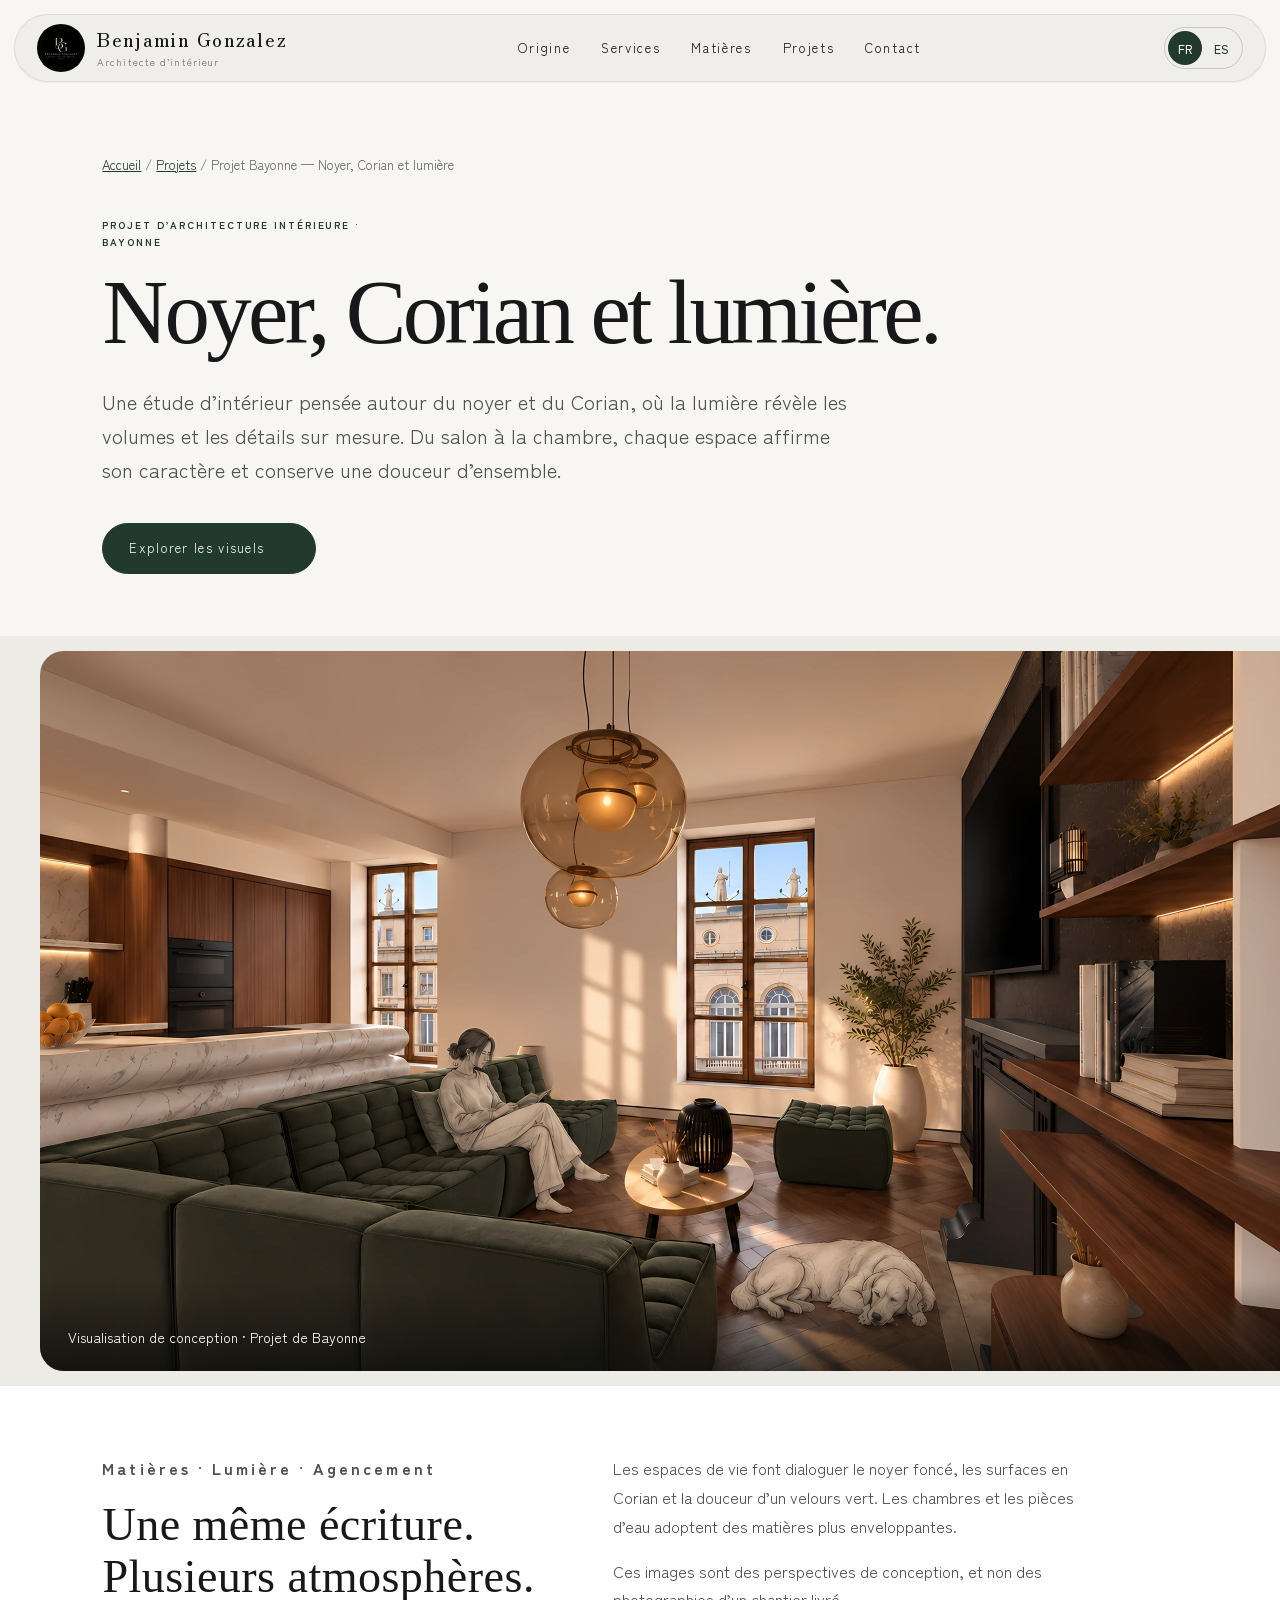
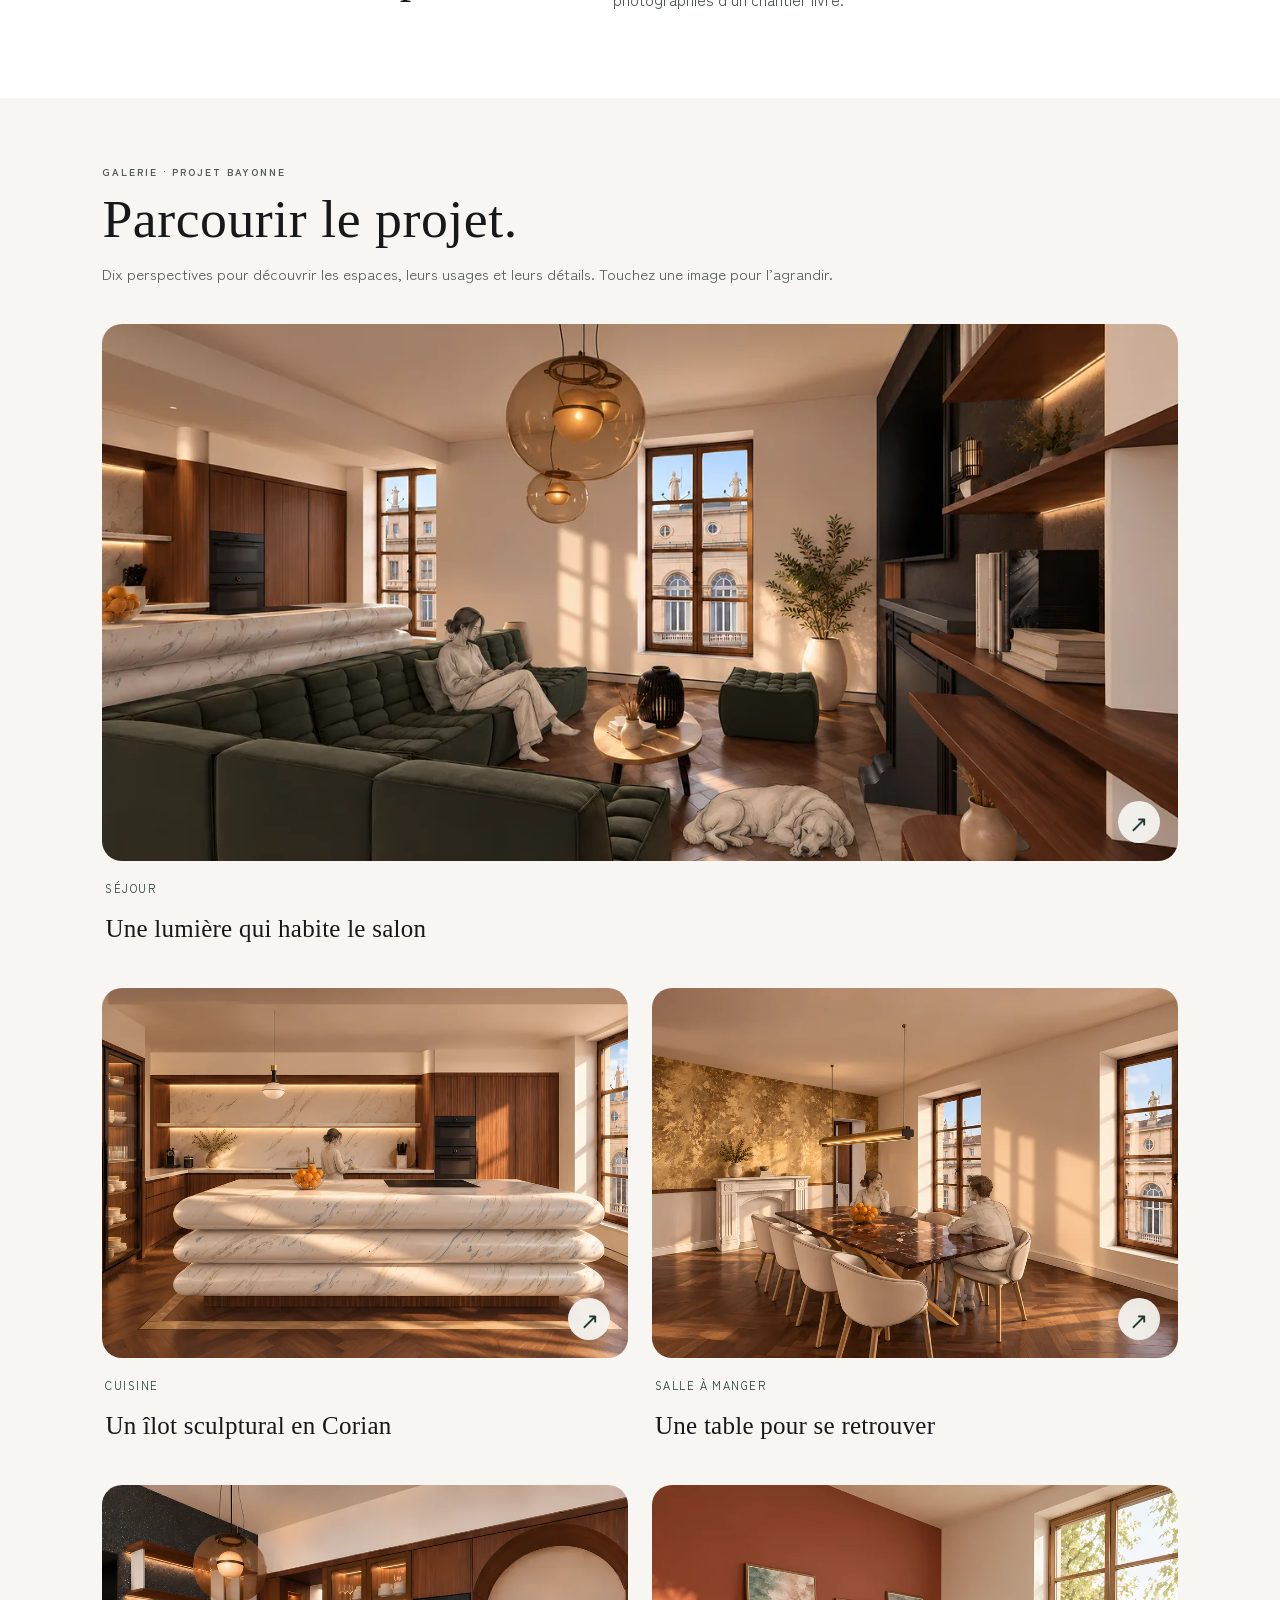
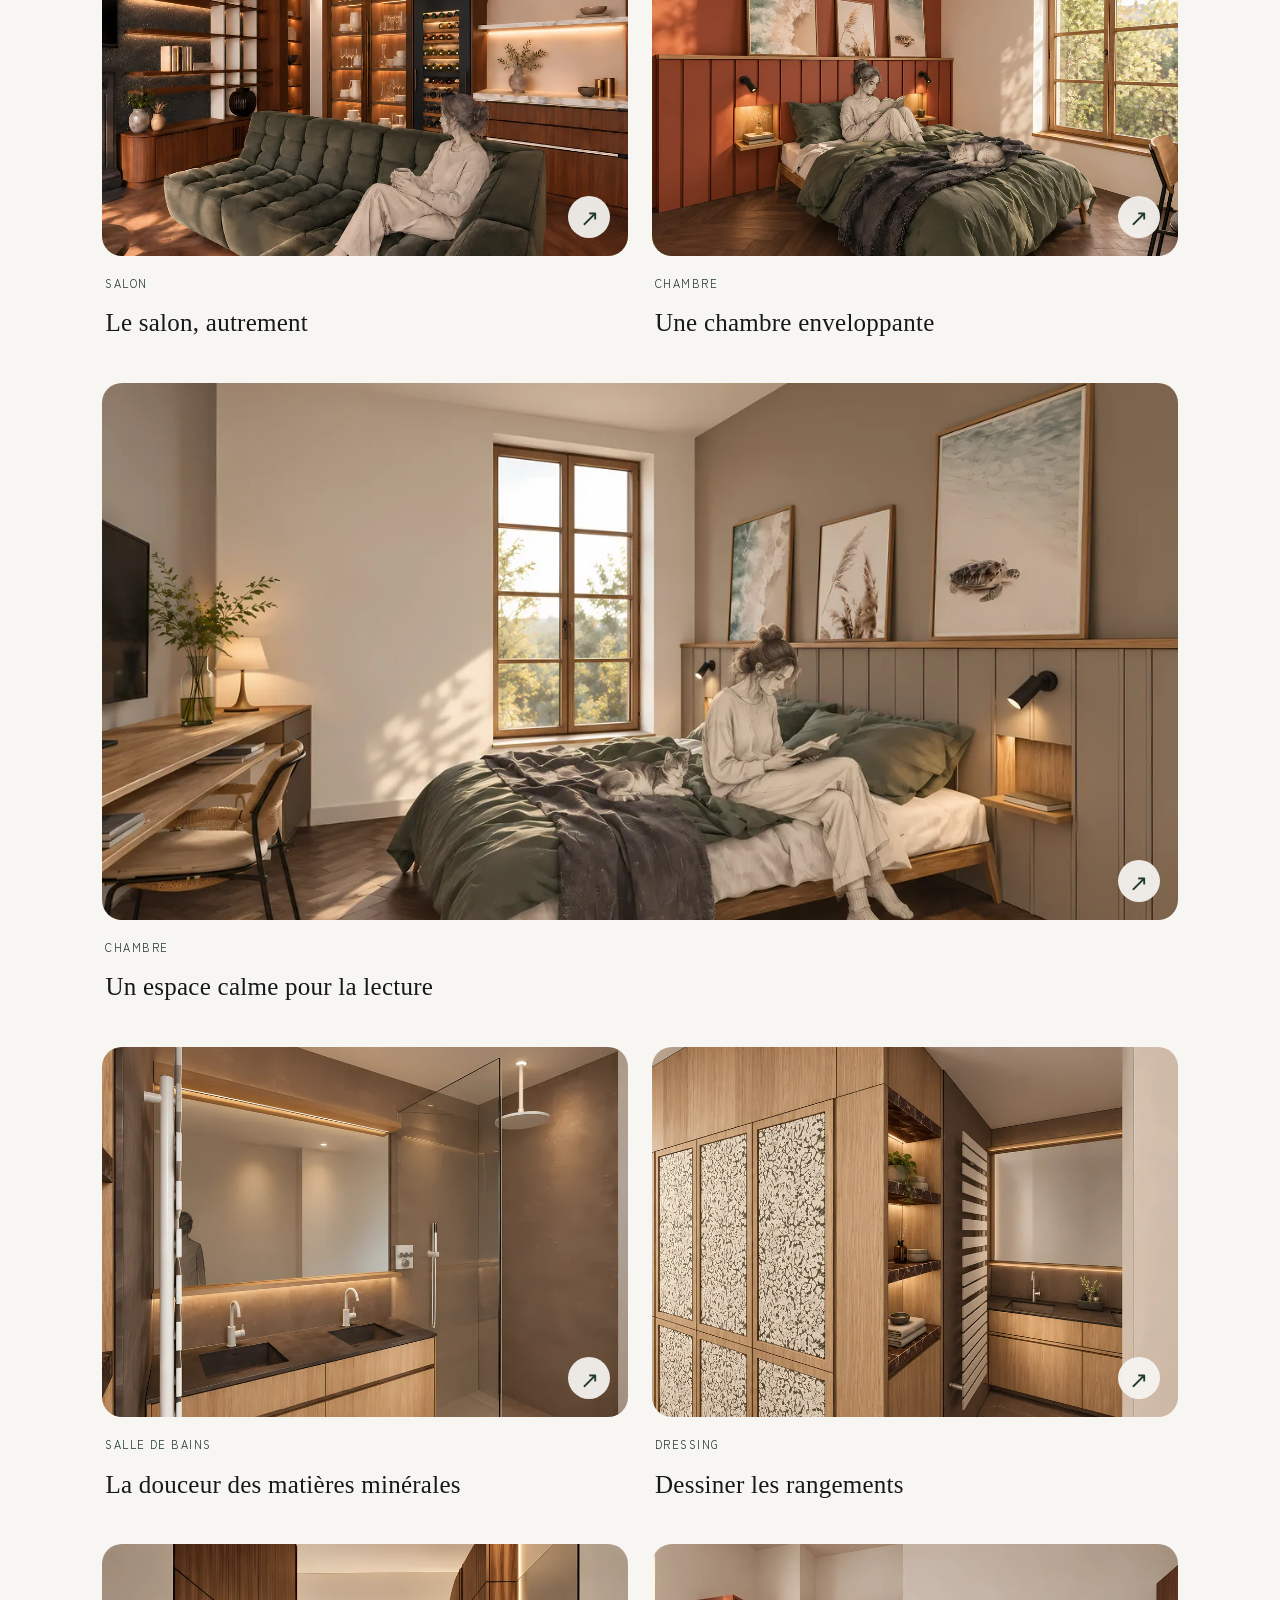
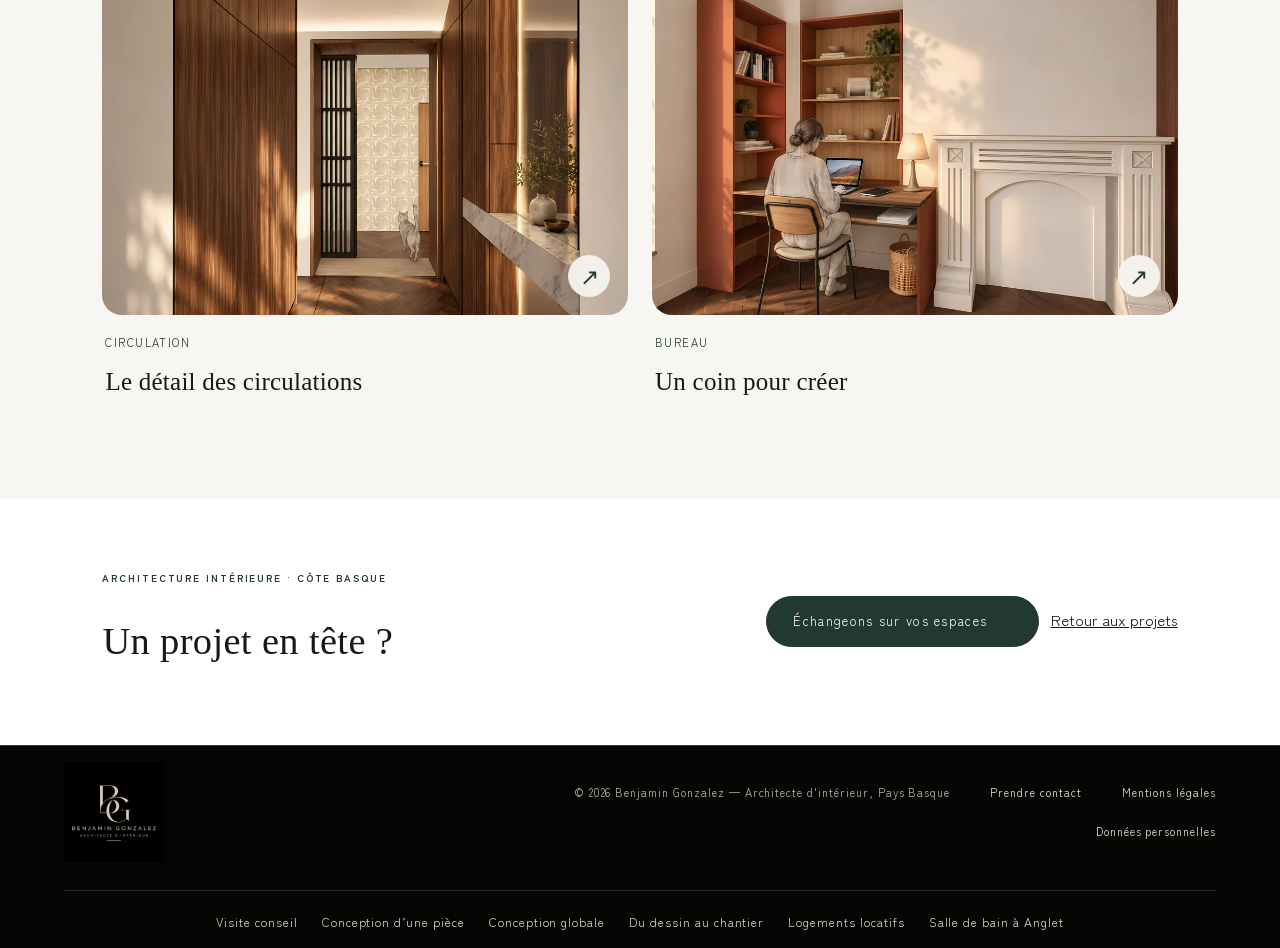
<file: projets/bayonne-noyer-corian/index.html>
<!DOCTYPE html>
<!DOCTYPE html>

<html lang="fr"><head>
<meta charset="utf-8"/>
<meta content="width=device-width, initial-scale=1" name="viewport"/>
<title>Projet d’intérieur à Bayonne : noyer, Corian et lumière | Benjamin Gonzalez</title>
<meta content="Projet d’architecture intérieure à Bayonne : découvrez 10 perspectives 3D autour du noyer, du Corian, de la lumière, du salon à la chambre." name="description"/>
<meta content="Projet Bayonne — Noyer, Corian et lumière | Benjamin Gonzalez" property="og:title"/>
<meta content="Découvrez ce projet d’architecture intérieure à Bayonne à travers dix visualisations 3D : salon, cuisine, salle à manger, chambres et salle de bains." property="og:description"/>
<meta content="https://benjamin-gonzalez-design.fr/img/logo-benjamin-gonzalez-partage-2026.jpg" property="og:image"/>
<meta content="https://benjamin-gonzalez-design.fr/projets/bayonne-noyer-corian/" property="og:url"/>
<meta content="website" property="og:type"/>
<meta content="#22392F" name="theme-color"/>
<link href="https://fonts.googleapis.com" rel="preconnect"/>
<link crossorigin="" href="https://fonts.gstatic.com" rel="preconnect"/>
<link href="https://fonts.googleapis.com/css2?family=Zen+Kaku+Gothic+New:wght@400;500;700&amp;family=Zen+Old+Mincho:wght@400;500;600&amp;display=swap" rel="stylesheet"/>
<style>
/* ============================================================
   benjamin-gonzalez-design.fr — feuille de style
   ------------------------------------------------------------
   Pour changer l'apparence du site, tout se règle dans le bloc
   « Réglages » ci-dessous : couleurs, polices, largeur du rail.
   Une seule valeur modifiée se répercute sur toute la page.

   Sommaire
     1. Réglages          6. Services
     2. Base              7. Ambiance et projets
     3. Navigation        8. Contact et formulaire
     4. Accueil           9. Pied de page
     5. Sections         10. Adaptation aux écrans
   ============================================================ */

:root{
  --carta:      #EDEBE6;   /* fond, plâtre tiède */
  --latte:      #F7F6F3;   /* surfaces claires */
  --sumi:       #17181A;   /* encre */
  --pietra:     #B4AFA4;   /* filets, texte secondaire */
  --verde:      #22392F;   /* vert laque — la seule couleur forte */
  --verde-clair:#3C5A4A;

  /* ── Palettes de rechange ──────────────────────────────────
     Pour changer l'ambiance du site, remplacez les quatre valeurs
     ci-dessus par l'une de ces séries. Rien d'autre à modifier.

     Gris pierre + orange brûlé (industriel, chaleureux) :
       --carta:#E8E6E1; --latte:#F4F3F0; --sumi:#1C1C1A;
       --pietra:#A8A49C; --verde:#B4552A; --verde-clair:#C9704A;

     Vert mousse + rose poudré (organique, doux) :
       --carta:#EFEDE8; --latte:#F8F7F4; --sumi:#1A1C18;
       --pietra:#B6B2A6; --verde:#4A5B3C; --verde-clair:#6B7C5A;

     Chocolat + bleu glacier (éditorial, premium) :
       --carta:#EDEAE4; --latte:#F7F5F1; --sumi:#191613;
       --pietra:#B3AA9E; --verde:#4A3225; --verde-clair:#6B4A36;
     ────────────────────────────────────────────────────────── */

  --mincho: "Zen Old Mincho", Georgia, "Times New Roman", serif;
  --gothic: "Zen Kaku Gothic New", -apple-system, BlinkMacSystemFont, "Segoe UI", sans-serif;

  --rail: clamp(120px, 11vw, 190px);   /* largeur du rail vertical */
  --pad: clamp(20px, 5vw, 64px);
}

*,*::before,*::after{ box-sizing:border-box; }
html{ scroll-behavior:smooth; -webkit-text-size-adjust:100%; }
@media (prefers-reduced-motion: reduce){
  html{ scroll-behavior:auto; }
  *{ animation:none !important; transition:none !important; }
}
body{
  margin:0;
  background:var(--carta);
  color:var(--sumi);
  font-family:var(--gothic);
  font-size:clamp(15px,1.05vw,17px);
  line-height:1.75;
  font-weight:400;
  -webkit-font-smoothing:antialiased;
  overflow-x:hidden;
}
img{ display:block; max-width:100%; height:auto; }
a{ color:inherit; }
h1,h2,h3{ font-family:var(--mincho); font-weight:500; margin:0; letter-spacing:.01em; }
p{ margin:0 0 1.1em; max-width:62ch; }
:focus-visible{ outline:2px solid var(--verde); outline-offset:4px; }

/* ---------- Barre de navigation ---------- */
.nav{
  position:fixed; z-index:60;
  top:14px; left:14px; right:14px;
  display:flex; align-items:center; justify-content:space-between;
  gap:16px; padding:12px 22px;
  border-radius:999px;
  background:rgba(237,235,230,.72);
  border:1px solid rgba(23,24,26,.08);
  backdrop-filter:blur(14px) saturate(1.2);
  -webkit-backdrop-filter:blur(14px) saturate(1.2);
  box-shadow:0 1px 2px rgba(23,24,26,.04);
  transition:top .4s ease, padding .4s ease, background .4s ease,
             box-shadow .4s ease, transform .45s cubic-bezier(.2,.7,.2,1);
}
.nav.is-stuck{
  background:rgba(237,235,230,.92);
  box-shadow:0 6px 24px rgba(23,24,26,.10);
  padding-top:10px; padding-bottom:10px;
}
/* La barre s'efface vers le bas quand on descend, revient quand on remonte */
.nav.is-hidden{ transform:translateY(-140%); }

/* ── Repère de lecture ── */
.progress{
  position:fixed; top:0; left:0; right:0; height:2px; z-index:70;
  background:transparent; pointer-events:none;
}
.progress span{
  display:block; height:100%; width:0;
  background:var(--verde); transition:width .1s linear;
}
.brand{
  display:flex; align-items:baseline; gap:10px;
  min-width:0; text-decoration:none; line-height:1.2;
}
.brand b{
  font-family:var(--mincho); font-weight:500;
  font-size:clamp(15px,1.5vw,20px); letter-spacing:.09em; white-space:nowrap;
}
.brand span{
  font-size:clamp(10px,.85vw,12px); letter-spacing:.14em;
  color:var(--pietra); white-space:nowrap;
}
.brand span::before{ content:"／"; margin-right:9px; }
@media (max-width:560px){
  .brand{ flex-direction:column; align-items:flex-start; gap:1px; }
  .brand span::before{ content:none; }
}
.nav-links{ display:flex; gap:clamp(14px,2.4vw,34px); }
.nav-links a{
  text-decoration:none; font-size:13px; letter-spacing:.13em;
  padding:4px 0; position:relative; color:var(--sumi);
}
.nav-links a::after{
  content:""; position:absolute; left:0; right:100%; bottom:0;
  height:1px; background:var(--verde); transition:right .35s ease;
}
.nav-links a:hover::after, .nav-links a:focus-visible::after{ right:0; }
@media (max-width:720px){ .nav-links{ display:none; } }

/* ---------- Hero ---------- */
.hero{
  min-height:100svh; position:relative;
  display:grid; grid-template-columns:var(--rail) 1fr;
  border-bottom:1px solid rgba(23,24,26,.12);
}
.hero-rail{
  border-right:1px solid rgba(23,24,26,.12);
  display:flex; flex-direction:column; align-items:center; justify-content:flex-end;
  padding-bottom:24px; gap:22px;
}
.rail-text{
  writing-mode:vertical-rl; text-orientation:mixed;
  font-weight:700; font-size:clamp(12px,1vw,15px);
  letter-spacing:.3em; color:var(--verde);
}
.rail-line{ width:2px; height:90px; background:var(--verde); }
.hero-body{
  display:grid; grid-template-columns:1.05fr .95fr; align-items:end;
}
.hero-copy{ padding:0 clamp(24px,3.4vw,56px) clamp(48px,7vh,88px); }
.hero-copy h1{
  font-size:clamp(40px,6.2vw,96px); line-height:1.06;
  margin:0 0 26px; max-width:13ch; letter-spacing:-.01em;
}
.hero-copy .lede{ font-size:clamp(16px,1.25vw,19px); color:#3A3B3C; max-width:46ch; }
.hero-actions{ display:flex; flex-wrap:wrap; gap:12px; margin-top:30px; }
.hero-media{ align-self:stretch; position:relative; overflow:hidden; background:var(--latte); }
.hero-media img{ width:100%; height:100%; object-fit:cover; object-position:center 40%; }
/* Si le visuel est un montage ou une image détourée qu'il ne faut pas recadrer,
   ajoutez la classe "fit" sur la balise <img> : elle sera affichée entière. */
.hero-media img.fit{ object-fit:contain; padding:clamp(16px,3vw,48px); }
.hero-quote{
  position:absolute; left:0; right:0; bottom:0;
  padding:24px clamp(20px,2.6vw,34px);
  background:linear-gradient(to top, rgba(23,24,26,.80), rgba(23,24,26,0));
  color:var(--latte); font-family:var(--mincho);
  font-size:clamp(14px,1.05vw,17px); line-height:1.55;
}
.hero-quote small{ display:block; margin-top:6px; font-family:var(--gothic); font-size:11px; letter-spacing:.16em; color:rgba(247,246,243,.7); }
@media (max-width:900px){
  .hero{ grid-template-columns:var(--rail) 1fr; min-height:auto; }
  .hero-body{ grid-template-columns:1fr; }
  .hero-copy{ padding:120px 20px 40px; }
  .hero-media{ height:60vh; min-height:320px; }
}

/* Révélation d'ouverture — un seul moment orchestré */
.reveal-item{ opacity:0; transform:translateY(14px); animation:rise .9s cubic-bezier(.2,.7,.2,1) forwards; }
.reveal-item:nth-child(2){ animation-delay:.12s; }
.reveal-item:nth-child(3){ animation-delay:.24s; }
@keyframes rise{ to{ opacity:1; transform:none; } }

/* Apparition douce des blocs au défilement */
.appear{ opacity:0; transform:translateY(22px); }
.appear.seen{ opacity:1; transform:none; transition:opacity .8s ease, transform .8s cubic-bezier(.2,.7,.2,1); }
.appear.d1.seen{ transition-delay:.08s; }
.appear.d2.seen{ transition-delay:.16s; }
.appear.d3.seen{ transition-delay:.24s; }
@media (prefers-reduced-motion: reduce){
  .appear{ opacity:1; transform:none; }
}

/* Trait qui se déploie sous les titres de section */
.section-body > h2{ position:relative; padding-bottom:18px; }
.section-body > h2::after{
  content:""; position:absolute; left:0; bottom:0;
  width:0; height:2px; background:var(--verde);
  transition:width 1s cubic-bezier(.2,.7,.2,1) .2s;
}
.section-body > h2.seen::after{ width:76px; }
#contact .section-body > h2::after{ background:var(--latte); }

/* ── Indice de défilement sous l'accroche ── */
.cue{
  display:inline-flex; align-items:center; gap:12px;
  margin-top:38px; text-decoration:none; color:var(--verde);
}
.cue-line{
  display:block; width:1px; height:46px;
  background:linear-gradient(to bottom, var(--verde), transparent);
  position:relative; overflow:hidden;
}
.cue-line::after{
  content:""; position:absolute; left:0; top:-46px;
  width:1px; height:46px; background:var(--verde);
  animation:filer 2.4s ease-in-out infinite;
}
@keyframes filer{
  0%{ transform:translateY(0); opacity:0; }
  25%{ opacity:1; }
  100%{ transform:translateY(92px); opacity:0; }
}
.cue-text{ font-size:11px; letter-spacing:.24em; text-transform:uppercase; }
@media (prefers-reduced-motion: reduce){ .cue-line::after{ animation:none; } }

/* ---------- Boutons ---------- */
.btn{
  display:inline-flex; align-items:center; gap:10px;
  padding:13px 26px; border-radius:999px; text-decoration:none;
  font-size:13px; letter-spacing:.1em; border:1px solid var(--verde);
  background:var(--verde); color:var(--latte);
  transition:background .25s ease, color .25s ease;
  cursor:pointer;
}
.btn::after{
  content:"→"; display:inline-block;
  transform:translateX(-4px); opacity:0;
  transition:transform .35s cubic-bezier(.2,.7,.2,1), opacity .3s ease;
}
.btn:hover{ background:transparent; color:var(--verde); }
.btn:hover::after{ transform:translateX(0); opacity:1; }
.btn:active{ transform:translateY(1px); }
.btn-ghost{ background:transparent; color:var(--verde); }
.btn-ghost:hover{ background:var(--verde); color:var(--latte); }

/* ---------- Structure des sections ---------- */
.section{
  display:grid; grid-template-columns:var(--rail) 1fr;
  border-bottom:1px solid rgba(23,24,26,.12);
}
.section-rail{
  border-right:1px solid rgba(23,24,26,.12);
  position:relative;
}
.rail-title{
  position:sticky; top:104px;
  writing-mode:vertical-rl; text-orientation:upright;
  font-family:var(--mincho); font-weight:600;
  font-size:clamp(22px,2.2vw,34px); letter-spacing:.34em;
  text-transform:uppercase;
  margin:0 auto; padding:10px 0;
  display:block; width:max-content;
  color:var(--verde);
}
.section-body{ padding:clamp(64px,9vh,132px) clamp(24px,4vw,72px); }
.section-body > h2{
  font-size:clamp(30px,3.9vw,60px); line-height:1.16; max-width:19ch; margin-bottom:30px;
}
@media (max-width:900px){
  .section{ grid-template-columns:var(--rail) 1fr; }
  .section-body{ padding:56px 20px; }
}

/* ---------- Origine ---------- */
.origine-grid{ display:grid; grid-template-columns:1fr 1fr; gap:clamp(28px,4vw,64px); align-items:start; }
.origine-grid figure{ margin:0; position:sticky; top:110px; }
.origine-grid img{ width:100%; aspect-ratio:4/5; object-fit:cover; object-position:center; background:var(--latte); }
.origine-grid img.fit{ object-fit:contain; }
blockquote.pull{
  margin:32px 0 0; padding:24px 0 0;
  border-top:1px solid var(--pietra);
  font-family:var(--mincho); font-size:clamp(19px,1.9vw,27px); line-height:1.5;
}
.sub-head{
  font-size:clamp(19px,1.7vw,24px);
  margin:38px 0 16px;
}
.tools{
  list-style:none; margin:0; padding:0;
  display:grid; grid-template-columns:repeat(auto-fit,minmax(150px,1fr)); gap:1px;
  background:var(--pietra); border:1px solid var(--pietra);
}
.tools li{
  background:var(--latte); padding:14px 16px;
  font-family:var(--mincho); font-size:clamp(16px,1.4vw,19px);
}
.tools small{
  display:block; margin-top:3px;
  font-family:var(--gothic); font-size:11.5px; letter-spacing:.08em; color:#6A6B6C;
}
.skills{ display:grid; grid-template-columns:1fr 1fr; gap:24px 32px; }
.skills h4{
  font-family:var(--gothic); font-size:12px; font-weight:500; letter-spacing:.14em;
  margin:0 0 10px; padding-bottom:8px; color:var(--verde);
  border-bottom:1px solid var(--pietra);
}
.skills ul{ list-style:none; margin:0; padding:0; }
.skills li{
  font-size:14px; line-height:1.5; color:#4A4B4C;
  padding:5px 0 5px 16px; position:relative;
}
.skills li::before{
  content:""; position:absolute; left:0; top:13px;
  width:6px; height:1px; background:var(--verde);
}
@media (max-width:820px){ .origine-grid{ grid-template-columns:1fr; } .skills{ grid-template-columns:1fr; } }

/* ---------- Services : ligne tarifaire ---------- */
.tiers{ border-top:1px solid rgba(23,24,26,.16); margin-top:8px; }
.tier{
  display:grid; grid-template-columns:1fr auto; gap:8px 32px;
  padding:26px 0; border-bottom:1px solid rgba(23,24,26,.16);
  align-items:baseline;
}
/* Carte interactive : le bloc entier réagit, pas seulement le titre */
.tier.card{
  position:relative; padding:26px clamp(14px,1.6vw,24px);
  border:1px solid transparent; border-bottom-color:rgba(23,24,26,.16);
  border-radius:3px;
  transition:background .35s ease, border-color .35s ease, transform .35s cubic-bezier(.2,.7,.2,1);
}
.tier.card:hover{
  background:var(--latte);
  border-color:var(--pietra);
  transform:translateY(-3px);
}

/* Empilement au défilement : chaque carte se fixe sous la précédente.
   Uniquement sur écran large, où la hauteur le permet. */
@media (min-width:900px){
  .tiers{ padding-bottom:20vh; }
  .tier.card{
    position:sticky;
    background:var(--latte);
    border:1px solid var(--pietra);
    border-radius:4px;
    margin-bottom:20px;
    box-shadow:0 1px 2px rgba(23,24,26,.03);
    transition:box-shadow .4s ease, border-color .35s ease;
  }
  .tier.card:hover{ transform:none; box-shadow:0 10px 30px rgba(23,24,26,.08); }
  .tier.card:nth-child(1){ top:116px; z-index:1; }
  .tier.card:nth-child(2){ top:136px; z-index:2; }
  .tier.card:nth-child(3){ top:156px; z-index:3; }
  .tier.card:nth-child(4){ top:176px; z-index:4; }
  /* La dernière carte reste pleine, les précédentes s'effacent doucement */
  .tier.card:not(:last-child){ opacity:.96; }
}
.tier.card:hover .price{ color:var(--verde-clair); }
.tier.card::after{
  content:""; position:absolute; left:clamp(14px,1.6vw,24px); bottom:-1px;
  width:0; height:2px; background:var(--verde);
  transition:width .5s cubic-bezier(.2,.7,.2,1);
}
.tier.card:hover::after{ width:56px; }
.tier h3{ font-size:clamp(21px,2.4vw,34px); line-height:1.25; }
.tier .price{
  font-family:var(--mincho); font-size:clamp(17px,1.7vw,24px);
  color:var(--verde); white-space:nowrap;
}
.tier ul{
  grid-column:1/-1; list-style:none; margin:14px 0 0; padding:0;
  display:flex; flex-wrap:wrap; gap:8px 10px; max-width:78ch;
}
.tier li{
  font-size:13px; color:#4A4B4C; line-height:1.4;
  padding:5px 12px; border:1px solid var(--pietra); border-radius:999px;
  background:var(--latte);
}
.tier-note{ margin-top:26px; font-size:13.5px; color:#5A5B5C; }

/* Repli si une image ne peut pas se charger : le cadre reste, rien ne s'écrase */
.img-failed{
  display:flex; align-items:center; justify-content:center; text-align:center;
  background:var(--latte); border:1px dashed var(--pietra);
  color:#8A857A; font-size:12.5px; letter-spacing:.06em; padding:18px;
  min-height:220px;
}
.img-failed::before{ content:attr(data-label); }

/* ---------- Bande d'ambiance ---------- */
.band{ display:grid; grid-template-columns:1fr 1fr; gap:1px; background:var(--pietra); }
.band figure{ margin:0; position:relative; background:var(--latte); }
.band img{ width:100%; aspect-ratio:4/5; object-fit:cover; }
.band figcaption{
  position:absolute; left:0; right:0; bottom:0;
  padding:16px 18px;
  background:linear-gradient(to top, rgba(23,24,26,.72), rgba(23,24,26,0));
  color:var(--latte); font-family:var(--mincho); font-size:clamp(14px,1.2vw,18px);
}
.band figcaption small{
  display:block; margin-top:5px;
  font-family:var(--gothic); font-size:10.5px; letter-spacing:.1em;
  color:rgba(247,246,243,.65);
}
.band figcaption a{ color:inherit; }
@media (max-width:640px){ .band{ grid-template-columns:1fr; } }

/* ---------- Projets ---------- */
.projects{ display:grid; grid-template-columns:repeat(auto-fit,minmax(260px,1fr)); gap:clamp(16px,2vw,28px); }
.project{ margin:0; }
.project{ overflow:hidden; }
.project figure, .project > img{ display:block; }
.project img{
  width:100%; aspect-ratio:3/4; object-fit:cover; object-position:center;
  background:var(--latte);
  transition:transform 1.1s cubic-bezier(.2,.7,.2,1), filter .6s ease;
}
.project:hover img{ transform:scale(1.04); filter:saturate(1.06); }
.project.wide{ grid-column:span 2; }
.project.wide img{ aspect-ratio:16/10; }
.project figcaption{
  display:flex; justify-content:space-between; gap:16px;
  padding-top:12px; font-size:13px; color:#4A4B4C;
  border-top:1px solid rgba(23,24,26,.16); margin-top:12px;
}
.project figcaption b{ font-weight:500; color:var(--sumi); }
.placeholder{
  width:100%; aspect-ratio:3/4; background:var(--latte);
  border:1px dashed var(--pietra);
  display:flex; align-items:center; justify-content:center;
  color:var(--pietra); font-size:13px; text-align:center; padding:20px;
}
@media (max-width:820px){ .project.wide{ grid-column:span 1; } .project.wide img{ aspect-ratio:3/4; } }

/* ---------- Contact ---------- */
#contact{ background:var(--verde); color:var(--latte); border-bottom:none; }
#contact .section-rail{ border-right-color:rgba(247,246,243,.22); }
#contact .rail-title{ color:var(--latte); }
#contact h2{ color:var(--latte); }
#contact p{ color:rgba(247,246,243,.82); }
.contact-grid{ display:grid; grid-template-columns:.85fr 1.15fr; gap:clamp(32px,5vw,72px); align-items:start; }
.contact-lines{ list-style:none; margin:28px 0 0; padding:0; }
.contact-lines li{ border-top:1px solid rgba(247,246,243,.22); }
.contact-lines a{
  display:block; padding:16px 0; text-decoration:none;
  transition:padding-left .35s ease;
}
.contact-lines .lbl{
  display:block; margin:0 0 6px;
  font-family:var(--gothic); font-size:11px; letter-spacing:.18em;
  color:rgba(247,246,243,.55);
}
.contact-lines .row{ display:flex; align-items:center; gap:14px; }
.contact-lines .val{
  font-family:var(--mincho); font-size:clamp(17px,1.8vw,25px);
  line-height:1.25; min-width:0; word-break:break-word;
}
.contact-lines a:hover{ padding-left:10px; }
.ico{
  flex:0 0 auto; width:26px; height:26px;
  fill:none; stroke:var(--latte); stroke-width:1.4;
  stroke-linecap:round; stroke-linejoin:round;
  color:var(--latte);
  transition:transform .35s cubic-bezier(.2,.7,.2,1), opacity .3s ease;
  opacity:.9;
}
.contact-lines a:hover .ico{ transform:translateY(-2px) scale(1.06); opacity:1; }

/* Formulaire */
.form{ background:var(--latte); color:var(--sumi); padding:clamp(24px,3vw,40px); }
.form h3{ font-size:clamp(22px,2vw,28px); margin-bottom:6px; }
.form .form-intro{ font-size:14px; color:#5A5B5C; margin-bottom:22px; }
.field{ margin-bottom:18px; }
.field label{ display:block; font-size:12px; letter-spacing:.12em; margin-bottom:7px; color:#4A4B4C; }
.field input, .field select, .field textarea{
  width:100%; padding:12px 14px; font:inherit; font-size:15px;
  color:var(--sumi); background:#fff;
  border:1px solid var(--pietra); border-radius:2px;
  transition:border-color .2s ease;
}
.field input:focus, .field select:focus, .field textarea:focus{ border-color:var(--verde); outline:none; box-shadow:0 0 0 3px rgba(34,57,47,.12); }
.field textarea{ min-height:130px; resize:vertical; }
.field-row{ display:grid; grid-template-columns:1fr 1fr; gap:18px; }
.hp{ position:absolute; left:-9999px; width:1px; height:1px; overflow:hidden; }
.form-foot{ display:flex; align-items:center; gap:16px; flex-wrap:wrap; margin-top:6px; }
.consent{ font-size:12px; color:#6A6B6C; max-width:40ch; line-height:1.5; }
.status{ margin-top:16px; font-size:14px; padding:12px 14px; border-radius:2px; display:none; }
.status.ok{ display:block; background:rgba(34,57,47,.10); color:var(--verde); border:1px solid rgba(34,57,47,.3); }
.status.err{ display:block; background:rgba(150,40,30,.08); color:#8A2A20; border:1px solid rgba(150,40,30,.3); }
@media (max-width:900px){ .contact-grid{ grid-template-columns:1fr; } .field-row{ grid-template-columns:1fr; } }

/* ---------- Pied de page ---------- */
.footer{
  background:var(--verde); color:rgba(247,246,243,.6);
  padding:26px var(--pad) 34px;
  border-top:1px solid rgba(247,246,243,.18);
  display:flex; justify-content:space-between; gap:14px; flex-wrap:wrap;
  font-size:12px; letter-spacing:.08em;
}
.footer a{ text-decoration:none; }
.footer a:hover{ color:var(--latte); }

/* ═══════════ Adaptation aux formats d'écran ═══════════ */

/* Grand écran : on laisse respirer le rail */
@media (min-width:1600px){
  :root{ --rail:118px; }
  .section-body{ padding-left:clamp(48px,5vw,110px); padding-right:clamp(48px,5vw,110px); }
}

/* Tablette paysage */
@media (max-width:1100px){
  .contact-grid{ gap:40px; }
  .tier ul{ max-width:none; }
}

/* Tablette portrait et petit portable */
@media (max-width:900px){
  :root{ --rail:80px; }
  .rail-title{ top:80px; letter-spacing:.26em; font-size:22px; }
  .hero-rail{ padding-bottom:16px; }
  .rail-text{ font-size:10px; letter-spacing:.28em; }
  .rail-line{ height:44px; }
}

/* Téléphone */
@media (max-width:640px){
  :root{ --rail:60px; }
  .nav{ top:10px; left:10px; right:10px; padding:10px 16px; }
  .cue{ margin-top:28px; }
  .cue-line{ height:36px; }
  .tier.card{ padding:20px 12px; }
  .origine-grid figure{ position:static; }
  body{ line-height:1.7; }

  .nav{ padding:12px 16px; }
  .section-body{ padding:48px 16px 56px; }
  .hero-copy{ padding:132px 16px 40px; }
  .hero-media{ height:52vh; min-height:280px; }

  /* Tarifs : prix sous le titre, pas à côté */
  .tier{ grid-template-columns:1fr; padding:22px 0; }
  .tier .price{ justify-self:start; }
  .tier ul{ gap:7px 8px; margin-top:12px; }
  .tier li{ font-size:12.5px; padding:4px 10px; }

  .tools{ grid-template-columns:1fr 1fr; }
  .projects{ grid-template-columns:1fr; }
  .form{ padding:22px 18px; }
  .form-foot{ gap:12px; }
  .btn{ width:100%; justify-content:center; }
  .footer{ flex-direction:column; gap:8px; padding:22px 16px 28px; }
}

/* Très petits écrans */
@media (max-width:380px){
  :root{ --rail:50px; }
  .tools{ grid-template-columns:1fr; }
  .rail-title{ letter-spacing:.2em; font-size:19px; }
}

/* Écrans tactiles : pas d'effet au survol qui reste collé */
@media (hover:none){
  .tier.card:hover{ background:transparent; border-color:transparent;
                    border-bottom-color:rgba(23,24,26,.16); transform:none; }
  .tier.card:hover::after{ width:0; }
  .btn:hover{ background:var(--verde); color:var(--latte); }
  .btn-ghost:hover{ background:transparent; color:var(--verde); }
  .contact-lines a:hover{ padding-left:0; }
}

/* Impression */
@media print{
  .nav, .hero-actions, .form, .hero-quote, .cue, .progress{ display:none; }
  body{ background:#fff; }
  .section, .hero{ grid-template-columns:1fr; }
  .section-rail, .hero-rail{ display:none; }
}


/* Évolution de la version d’origine : palette, rails et typographies conservés. */
html{scroll-padding-top:105px}.skip{position:fixed;left:20px;top:-100px;background:var(--latte);z-index:100;padding:12px}.skip:focus{top:15px}.eyebrow{font-family:var(--gothic);font-size:10px;letter-spacing:.19em;color:var(--verde);font-weight:700;margin-bottom:22px}.nav{backdrop-filter:blur(22px);-webkit-backdrop-filter:blur(22px)}.nav:focus-within,.nav:has(.nav-links.open){transform:none}.brand span{color:#686a60}.menu-toggle{display:none}.hero-copy{padding-top:135px}.hero-copy h1{font-size:clamp(42px,4.8vw,76px);max-width:14ch;line-height:1.09;letter-spacing:-.035em}.hero-media{margin:100px 24px 24px 0;border-radius:24px;min-width:0}.hero-quote{padding-top:65px}.signature-strip{display:grid;grid-template-columns:repeat(3,1fr);gap:35px;padding:42px 5vw 42px calc(var(--rail) + 4vw);background:var(--latte);border-bottom:1px solid #17181a20}.signature-strip>div{border-left:1px solid #b4afa480;padding-left:22px}.signature-strip strong{display:block;font-family:var(--mincho);font-size:clamp(23px,2.5vw,36px);font-weight:500;color:var(--verde)}.signature-strip span{font-size:12px;color:#61645d}.origine-grid img,.band img,.project,.form{border-radius:20px}.section-body>h2{letter-spacing:-.025em}.tiers{border:0;padding-bottom:0;display:grid;gap:22px}.tier.card{position:relative;top:auto!important;margin:0;padding:30px;background:var(--latte);border:1px solid #b4afa46b;border-radius:20px;box-shadow:0 6px 25px #17181a03;opacity:1!important}.tier.card:hover{transform:translateY(-2px);box-shadow:0 12px 35px #17181a08}.tier.card::after{display:none}.mission-number{grid-column:1/-1;font-family:var(--gothic);font-size:10px;letter-spacing:.17em;color:#686a60;margin-bottom:14px}.tier h3{font-size:clamp(23px,2.2vw,34px)}.tier li{border-color:#b4afa480;background:#fff9}.mission-link{grid-column:1/-1;justify-self:start;font-size:13px;color:var(--verde);text-decoration:none;margin-top:16px;border-bottom:1px solid #22392f45;padding-bottom:4px}.mission-link span{margin-left:16px}#methode{background:var(--latte)}.process-grid{display:grid;grid-template-columns:repeat(4,1fr);gap:30px;margin-top:42px}.process-grid article{border-top:1px solid #b4afa4;padding-top:20px}.process-grid article>span{font-size:12px;letter-spacing:.12em;color:#62695f}.process-grid h3{font-size:25px;margin:25px 0 13px;color:var(--verde)}.process-grid p{font-size:14px;line-height:1.65;color:#5b5c57}.band figcaption small{line-height:1.5}.projects{grid-template-columns:minmax(0,1fr);max-width:900px}.project{overflow:hidden;background:var(--latte)}.project img{width:100%;aspect-ratio:16/10;object-fit:cover}.project figcaption{padding:20px 25px}.faq{margin-top:35px;max-width:900px}.faq details{border-top:1px solid #b4afa480;padding:22px 0}.faq details:last-child{border-bottom:1px solid #b4afa480}.faq summary{list-style:none;cursor:pointer;display:flex;justify-content:space-between;align-items:center;gap:20px;font-size:18px;color:var(--verde)}.faq summary::-webkit-details-marker{display:none}.faq summary::after{content:'+';font-size:24px;font-weight:400;flex-shrink:0}.faq details[open] summary::after{content:'−'}.faq details p{margin:18px 0 0;color:#5b5c57;font-size:15px}.field input,.field select,.field textarea{border-radius:10px}#contact .form p{color:#5a5b5c}.field{min-width:0}.form{box-shadow:0 20px 70px #10241b26}.status:not(:empty){display:block}.menu-toggle:focus-visible{outline-offset:2px}
@media(max-width:1100px){.brand{flex-direction:column;align-items:flex-start;gap:4px}.brand span::before{content:none}.process-grid{grid-template-columns:1fr 1fr}.hero-media{margin-right:16px}.tier{grid-template-columns:1fr}.tier .price{justify-self:start}}
@media(max-width:900px){.hero-copy{padding-top:145px}.hero-media{margin:0 20px 25px;height:55vh}.hero-copy h1{max-width:18ch}.signature-strip{padding:30px 25px 30px calc(var(--rail) + 20px);gap:20px}.signature-strip strong{font-size:24px}.signature-strip span{font-size:11px}.signature-strip>div{padding-left:14px}.origine-grid figure{position:static}}
@media(max-width:720px){.menu-toggle{display:flex;flex-direction:column;justify-content:center;align-items:center;gap:6px;width:44px;height:44px;background:none;border:0;cursor:pointer;color:var(--verde)}.menu-toggle span{display:block;width:22px;height:1px;background:currentColor}.nav-links{display:none;position:absolute;top:calc(100% + 8px);left:0;right:0;border-radius:20px;background:#f7f6f3;border:1px solid #b4afa466;box-shadow:0 15px 35px #17181a12;padding:15px 24px}.nav-links.open{display:flex;flex-direction:column;gap:6px}.nav-links a{padding:11px 0}.nav-links a::after{display:none}.signature-strip{grid-template-columns:1fr;padding-left:calc(var(--rail) + 20px);gap:22px}.signature-strip>div{display:flex;flex-direction:column}.signature-strip strong{font-size:26px}.tier.card{padding:24px 18px}.hero-copy h1{font-size:clamp(35px,8vw,52px)}.eyebrow{font-size:9px;letter-spacing:.1em}.hero-media{margin:0 15px 20px;border-radius:18px}.process-grid{gap:22px}.process-grid h3{font-size:22px}.process-grid p{font-size:13px}.faq summary{font-size:16px}.project img{aspect-ratio:4/5}.project figcaption{padding:18px}.field input,.field select,.field textarea{font-size:16px}.btn{letter-spacing:.06em}.brand b{letter-spacing:.03em}.hero-quote{font-size:13px}.form .status{overflow-wrap:anywhere}}
@media(max-width:430px){.process-grid{grid-template-columns:1fr}.process-grid h3{margin-top:15px}.tier .price{white-space:normal}.hero-copy h1{font-size:36px}.brand b{font-size:15px}.brand span{font-size:9px}.hero-copy{padding-top:130px}}
@media(prefers-reduced-motion:reduce){*,*::before,*::after{animation:none!important;transition:none!important}.reveal-item,.appear{opacity:1;transform:none}}

/* Identité fournie : fichier original conservé, cadrage du monogramme en CSS. */
.nav .brand-logo{display:flex;flex-direction:row;align-items:center;gap:12px}.brand-logo>span::before{content:none}.brand-logo .brand-mark{display:block;position:relative;overflow:hidden;flex:0 0 54px;width:54px;height:54px;border-radius:50%;background:#050504}.brand-mark img{position:absolute;width:150px;max-width:none;height:150px;left:-48px;top:-37px;object-fit:contain}.brand-logo .brand-wordmark{display:flex;flex-direction:column;align-items:flex-start;gap:5px;white-space:normal;letter-spacing:normal}.brand-wordmark b{color:var(--sumi)}.brand-wordmark small{font-size:10px;letter-spacing:.11em;color:#686a60}.nav{padding-top:9px;padding-bottom:9px}.footer-logo{display:flex;align-items:center;justify-content:space-between;gap:40px;padding:30px clamp(24px,5vw,80px);background:#050504;color:#dcd5c9}.footer-signature{display:block;flex:0 0 220px}.footer-signature img{width:220px;height:220px;object-fit:contain}.footer-info{display:flex;flex-wrap:wrap;justify-content:flex-end;gap:20px 40px;font-size:12px;max-width:650px}.footer-info a{color:#e4ded3}.footer-info>span:first-child{color:#b9b3a7}
@media(max-width:720px){.brand-logo .brand-mark{flex-basis:44px;width:44px;height:44px}.brand-mark img{width:125px;height:125px;left:-40px;top:-31px}.brand-logo .brand-wordmark{gap:3px}.brand-wordmark small{font-size:9px}.nav .brand-logo{gap:9px}.footer-logo{flex-direction:column;gap:12px;padding:24px}.footer-signature{flex:0 0 auto}.footer-signature img{width:200px;height:200px}.footer-info{justify-content:center;text-align:center;font-size:11px;gap:14px}}
@media(max-width:380px){.brand-wordmark b{font-size:13px}.brand-wordmark small{font-size:8px}.nav{gap:5px}.nav .brand-logo{gap:7px}}

/* Galerie des quatre projections fournies. */
#projections{background:var(--latte)}.visual-grid{display:grid;grid-template-columns:repeat(2,minmax(0,1fr));gap:35px 26px;margin-top:38px}.visual-card{margin:0;min-width:0}.visual-wide{grid-column:1/-1}.visual-open{display:block;position:relative;overflow:hidden;border-radius:22px;background:#e2dfd8}.visual-open img{width:100%;aspect-ratio:6/5;object-fit:cover;transition:transform .65s ease}.visual-wide .visual-open img{aspect-ratio:16/10;object-position:center}.visual-plan .visual-open img{aspect-ratio:auto;object-fit:contain}.visual-open:hover img{transform:scale(1.025)}.visual-zoom{position:absolute;right:18px;bottom:18px;width:42px;height:42px;display:grid;place-items:center;border-radius:50%;background:#f7f6f3ed;color:var(--verde);font-size:23px;backdrop-filter:blur(12px)}.visual-card figcaption{padding:20px 2px 0}.visual-card small{font-size:9px;letter-spacing:.13em;color:#6e7167}.visual-card h3{font-size:clamp(24px,2.3vw,34px);line-height:1.2;margin:10px 0;color:var(--verde)}.visual-card p{font-size:13px;color:#65675f;margin:0}.visual-end{display:flex;justify-content:space-between;align-items:center;gap:24px;margin-top:35px;padding-top:25px;border-top:1px solid #b4afa466}.visual-end>span{font-size:12px;color:#65675f}#visual-dialog{position:fixed;max-width:96vw;max-height:96vh;width:1200px;border:0;border-radius:16px;background:#111;color:#eee;padding:60px 20px 20px;box-shadow:0 20px 90px #0008}#visual-dialog::backdrop{background:#000d;backdrop-filter:blur(8px)}#visual-dialog figure{margin:0}#visual-full{display:block;width:100%;height:auto;max-height:75vh;object-fit:contain}#visual-caption{text-align:center;font-size:13px;padding-top:15px}.visual-close{position:absolute;right:20px;top:13px;background:#ffffff16;color:#eee;border:1px solid #ffffff30;border-radius:99px;padding:8px 15px;font:inherit;font-size:12px;cursor:pointer}.visual-close span{font-size:18px;margin-left:10px}body.gallery-open{overflow:hidden}
@media(max-width:720px){.visual-grid{grid-template-columns:1fr;gap:28px}.visual-wide{grid-column:auto}.visual-open{border-radius:16px}.visual-open img,.visual-wide .visual-open img{aspect-ratio:auto;object-fit:contain}.visual-card h3{font-size:25px}.visual-end{flex-direction:column;align-items:flex-start}.visual-zoom{width:36px;height:36px;right:12px;bottom:12px}.visual-card small{font-size:8px}.visual-end .btn{font-size:12px}.visual-close{min-height:40px}#visual-dialog{padding:65px 10px 20px}}

/* Matières : ancrage basque, composition italienne et japonaise. */
#ambiance.materials-section{background:#22392f;color:#f2eee5}.materials-section .section-rail{border-color:#f2eee526}.materials-section .rail-title{color:#d8decb}.materials-section .section-body{padding-top:95px;padding-bottom:75px;min-width:0}.materials-intro{display:grid;grid-template-columns:1.5fr 1fr;align-items:end;gap:60px}.materials-section .eyebrow{color:#bcc8b2;font-size:10px;letter-spacing:.16em}.materials-intro h2{font-size:clamp(35px,4.3vw,67px);line-height:1.1;letter-spacing:-.035em;margin:0}.materials-intro h2 em{font-style:normal;color:#c7ccba}.materials-intro>p{font-size:15px;line-height:1.8;color:#d2d7cd;margin:0;max-width:39ch}.materials-statement{display:flex;align-items:center;gap:20px;margin:48px 0 40px;padding:25px 0;border-top:1px solid #f2eee526;border-bottom:1px solid #f2eee526}.material-green{width:48px;height:48px;border-radius:50%;background:#3d5a47;border:1px solid #aab69f66;box-shadow:inset 0 1px 12px #0002;flex-shrink:0}.materials-statement p{font-size:14px;line-height:1.55;margin:0;color:#d2d7cd}.materials-statement strong{font-weight:500;color:#f2eee5}.material-location{margin-left:auto;text-align:right;font-size:9px;letter-spacing:.18em;line-height:1.8;color:#bac5b2}.material-selector{display:grid;grid-template-columns:repeat(4,minmax(0,1fr));gap:12px;margin-bottom:24px}.material-selector[hidden]{display:none}.material-selector button{display:flex;align-items:center;gap:15px;background:#ffffff06;border:1px solid #f2eee533;color:#e1e6d9;padding:15px 18px;border-radius:13px;text-align:left;cursor:pointer;font:inherit;transition:background .25s,border-color .25s}.material-selector button[aria-selected=true]{background:#f2eee5;color:#22392f;border-color:#f2eee5}.material-selector button:hover{border-color:#f2eee5}.material-selector button:focus-visible{outline:2px solid #e8dcc6;outline-offset:4px}.material-selector button>span:last-child{letter-spacing:0}.material-selector b{display:block;font-size:15px;font-weight:500;letter-spacing:0}.material-chip{display:block;width:38px;height:38px;border-radius:50%;border:1px solid #0002;flex-shrink:0}.chip-bois{background:linear-gradient(100deg,#9c7957,#c3a17b 33%,#ac835d 38%,#d0af86 72%,#9c7957)}.chip-mineral{background:linear-gradient(145deg,#dcd3c3,#ede5d8 55%,#c8bdab)}.chip-textile{background:repeating-linear-gradient(0deg,#aaadab 0 1px,#bcbeb9 1px 3px)}.chip-metal{background:linear-gradient(130deg,#161b19,#4d524e,#191e1b)}.material-panel{display:grid;grid-template-columns:1.35fr 1fr;min-height:520px;background:#f2eee5;border-radius:22px;overflow:hidden;color:#222721;margin-bottom:24px}.material-panel[hidden]{display:none}.material-image{position:relative;margin:0;min-width:0;min-height:520px;background:#bdb6a7;overflow:hidden}.material-image img{width:100%;height:100%;position:absolute;inset:0;object-fit:cover;object-position:40% center}.material-image figcaption{position:absolute;bottom:0;left:0;right:0;background:linear-gradient(transparent,#0009);padding:65px 25px 22px;font-size:9px;letter-spacing:.13em;color:#fff}.mineral-image img{object-position:85% center}.textile-image img{object-position:25% center}.metal-image img{object-position:60% center}.material-copy{padding:48px 36px;display:flex;flex-direction:column;justify-content:center}.material-kicker{font-size:10px;letter-spacing:.13em;color:#586849;margin-bottom:25px}.material-copy h3{font-size:clamp(28px,2.8vw,43px);line-height:1.15;letter-spacing:-.03em;color:#22392f;margin-bottom:24px}.material-copy p{font-size:15px;line-height:1.7;color:#4c514a}.material-copy .material-detail{font-size:13px;color:#63675f;margin-bottom:25px}.material-tags{display:flex;gap:8px;flex-wrap:wrap;margin-top:8px}.material-tags span{border:1px solid #22392f30;border-radius:99px;padding:5px 10px;font-size:10px;color:#46573e}.materials-closing{margin-top:52px;text-align:center;padding-top:22px}.materials-closing>span{font-size:9px;letter-spacing:.18em;color:#c0c9b5}.materials-closing p{font-family:var(--mincho);font-size:clamp(28px,3.4vw,48px);line-height:1.3;margin:25px auto;max-width:none;letter-spacing:-.02em}.materials-closing em{font-style:normal;color:#c7ccba}.materials-closing a{display:inline-block;font-size:13px;color:#f2eee5;text-decoration:none;border-bottom:1px solid #f2eee555;padding-bottom:7px}.materials-closing a span{margin-left:22px}.materials-closing a:focus-visible{outline-color:#f2eee5}
@media(max-width:1100px){.materials-intro{gap:30px}.material-selector button{padding:12px;gap:10px}.material-chip{width:30px;height:30px}.material-copy{padding:32px 25px}.material-panel{grid-template-columns:1.1fr 1fr}.material-copy h3{font-size:32px}.material-image{min-height:510px}}
@media(max-width:800px){.materials-intro{grid-template-columns:1fr;gap:24px}.materials-intro>p{max-width:60ch}.material-panel{grid-template-columns:1fr}.material-image{min-height:0;height:390px}.material-image img{object-position:center}.material-copy{padding:35px}.material-copy p{max-width:65ch}.material-selector{grid-template-columns:1fr 1fr}.materials-section .section-body{padding-top:60px;padding-bottom:60px}}
@media(max-width:520px){.materials-section .section-body{padding-left:17px;padding-right:17px}.materials-intro h2{font-size:36px}.materials-intro>p{font-size:14px}.materials-statement{gap:12px;margin-top:30px}.materials-statement p{font-size:12px}.material-green{width:32px;height:32px}.material-location{display:none}.material-selector{gap:8px}.material-selector button{gap:8px;padding:10px}.material-selector b{font-size:13px}.material-chip{width:28px;height:28px}.material-image{height:280px}.material-image figcaption{font-size:8px;padding-left:18px;padding-right:18px}.material-copy{padding:28px 20px}.material-copy h3{font-size:31px}.material-copy p{font-size:14px}.material-panel{border-radius:17px;min-height:0}.material-kicker{margin-bottom:18px}.materials-closing p{font-size:29px}.materials-closing a{font-size:12px}}

/* Prestations : intention, livrables et périmètre clairement séparés. */
.mission-intent{grid-column:1/-1;font-size:17px;color:#455541;margin:7px 0 4px;max-width:65ch;line-height:1.6}.tier .mission-scope{grid-column:1/-1;font-size:12px;line-height:1.65;color:#686a60;max-width:85ch;margin:18px 0 0;padding-top:16px;border-top:1px solid #b4afa455}.italian-note{border-left:2px solid #22392f;padding:5px 0 5px 24px;margin:35px 0}.italian-note .eyebrow{font-size:9px;margin:0 0 13px}.italian-note h3{font-size:30px;line-height:1.2;color:#22392f;margin-bottom:16px}.italian-note>p:last-child{font-size:14px;line-height:1.8}.material-selector b{font-size:14px}.visual-wide:first-child .visual-open img{aspect-ratio:16/9}.visual-card:not(.visual-wide) .visual-open img{aspect-ratio:16/10}.material-location{letter-spacing:.1em}.tier .price{font-size:clamp(17px,1.6vw,23px)}
@media(max-width:720px){.mission-intent{font-size:15px}.italian-note{padding-left:18px}.italian-note h3{font-size:27px}.material-selector b{font-size:12px}.material-selector button{gap:6px}.visual-card:not(.visual-wide) .visual-open img{aspect-ratio:auto}}

/* Navigation sensorielle : un mot, sans numéro ni pastille. */
.material-selector button{justify-content:center;text-align:center;min-height:60px;padding:16px 10px}.material-selector button .sense-label{font-size:16px;font-weight:500;letter-spacing:0;line-height:1.4}.material-selector button[aria-selected=true] .sense-label{color:var(--verde)}
@media(max-width:520px){.material-selector button{min-height:54px;padding:12px 6px}.material-selector button .sense-label{font-size:14px}}

/* Mise en valeur du savoir-faire en aménagement locatif. */
.rental-expertise{grid-column:1/-1;border-top:1px solid #22392f30;border-bottom:1px solid #22392f30;padding:36px 0;margin:2px 0 12px}.rental-expertise .eyebrow{font-size:10px;margin-bottom:18px}.rental-expertise h3{font-size:clamp(28px,3vw,42px);line-height:1.15;letter-spacing:-.025em;color:var(--verde);margin-bottom:20px}.rental-expertise>p:not(.eyebrow){font-size:15px;line-height:1.8;color:#585d53;max-width:78ch}.rental-expertise>a{font-size:13px;color:var(--verde);text-decoration:none;border-bottom:1px solid #22392f50;padding-bottom:5px;display:inline-block}.rental-expertise>a span{margin-left:15px}

/* Ajustements de présence : monogramme complet et pied de page compact. */
.nav .brand-logo .brand-mark{flex:0 0 48px;width:48px;height:48px;border-radius:50%}.nav .brand-mark img{width:38px;height:38px;left:5px;top:5px;max-width:none;object-fit:contain}.footer-logo{padding-top:16px;padding-bottom:16px;gap:28px;min-height:0}.footer-logo .footer-signature{flex:0 0 100px}.footer-logo .footer-signature img{width:100px;height:100px}.footer-info{font-size:11px}.material-selector button .sense-label{font-size:clamp(20px,2vw,28px);font-weight:700;line-height:1.25}.material-selector button{min-height:76px;padding:18px 10px}
@media(max-width:720px){.nav .brand-logo .brand-mark{flex-basis:40px;width:40px;height:40px}.nav .brand-mark img{width:32px;height:32px;left:4px;top:4px}.footer-logo{flex-direction:row;align-items:center;padding:15px 20px;gap:20px}.footer-logo .footer-signature{flex:0 0 82px}.footer-logo .footer-signature img{width:82px;height:82px}.footer-info{flex-direction:column;align-items:flex-start;justify-content:center;text-align:left;font-size:10px;gap:9px}.material-selector button .sense-label{font-size:22px}.material-selector button{min-height:68px;padding:16px 8px}}
@media(max-width:420px){.material-selector button .sense-label{font-size:18px}.footer-logo{gap:14px;padding-left:15px;padding-right:15px}}

/* Taille explicite des libellés, sans conflit avec la règle historique. */
#ambiance .material-selector button .sense-label{font-size:32px;font-weight:400;line-height:1.2;letter-spacing:-.02em}
@media(max-width:1100px){#ambiance .material-selector button .sense-label{font-size:25px}}
@media(max-width:520px){#ambiance .material-selector button .sense-label{font-size:21px}}
@media(max-width:360px){#ambiance .material-selector button .sense-label{font-size:18px}}

/* Sélecteur français / espagnol, disponible aussi sur mobile. */
.language-switch{display:flex;align-items:center;gap:2px;flex-shrink:0;padding:3px;border:1px solid #22392f35;border-radius:24px;margin-left:12px}
.language-switch[hidden]{display:none}
.language-switch button{font:500 12px var(--gothic);color:var(--verde);background:transparent;border:0;border-radius:20px;padding:8px 10px;cursor:pointer;min-height:34px}
.language-switch button[aria-pressed="true"]{background:var(--verde);color:var(--latte)}
.language-switch button:focus-visible{outline:2px solid var(--verde);outline-offset:3px}
@media(max-width:720px){.language-switch{margin-left:0;gap:0}.language-switch button{padding:7px;font-size:11px}.nav .brand-logo{min-width:0;flex:1}.brand-wordmark{min-width:0}.brand-wordmark b{font-size:clamp(11px,3.2vw,17px)}.brand-wordmark small{font-size:8px}.nav{gap:6px}.menu-toggle{flex-shrink:0}}
@media(max-width:380px){.nav .brand-logo{gap:5px}.brand-logo .brand-mark{flex-basis:32px;width:32px;height:32px}.brand-mark img{width:26px;height:26px;left:3px;top:3px}.brand-wordmark small{font-size:7px}.language-switch button{padding:6px;font-size:10px}}

@media(min-width:721px) and (max-width:1040px){.nav{gap:12px}.nav .brand-logo{margin-right:auto}.menu-toggle{display:flex;flex-direction:column;justify-content:center;align-items:center;gap:6px;width:44px;height:44px;background:none;border:0;cursor:pointer;flex-shrink:0}.menu-toggle span{display:block;width:22px;height:1px;background:var(--verde)}.nav-links{display:none;position:absolute;top:calc(100% + 8px);left:0;right:0;border-radius:20px;background:#f7f6f3;border:1px solid #b4afa466;padding:15px 24px}.nav-links.open{display:flex;flex-direction:column;gap:6px}.nav-links a{padding:11px 0}.language-switch{margin-left:0}}

/* Portrait entier, compatible avec la politique de sécurité du serveur. */
.origine-grid img.portrait-agence{aspect-ratio:auto;height:auto}

/* Projet ajouté, sans modifier la structure d’origine. */
:root{--line:#22392f26;--muted:#637066}

.featured-project{background:var(--latte)}.chene-intro{display:grid;grid-template-columns:1fr 1fr;gap:50px;align-items:end;margin-bottom:45px}.chene-intro>p{font-size:17px;color:var(--muted)}.chene-cover img{width:100%;height:auto;aspect-ratio:auto!important;object-fit:contain}.chene-cover .visual-card h3{font-size:24px}.chene-palette{display:flex;justify-content:space-between;gap:20px;border-block:1px solid var(--line);padding:22px 0;margin:24px 0 40px;font-size:13px;letter-spacing:.025em}.chene-grid{display:grid;grid-template-columns:minmax(0,1fr) minmax(0,1fr);gap:32px}.chene-grid img{aspect-ratio:1.65;object-fit:cover;width:100%}.chene-grid h3{font-size:clamp(23px,2vw,31px)}.chene-details{border-top:1px solid var(--line);margin-top:30px}.chene-details summary{display:flex;justify-content:space-between;align-items:center;gap:15px;cursor:pointer;list-style:none;padding:24px 0;font-size:15px}.chene-details summary::-webkit-details-marker{display:none}.chene-details summary>span:last-child{font-size:26px;font-weight:400}.chene-hide,.chene-details[open] .chene-show{display:none}.chene-details[open] .chene-hide{display:inline}.chene-details[open] summary>span:last-child{transform:rotate(45deg)}.chene-details .chene-grid{padding:10px 0 30px}.featured-project .visual-end{margin-top:30px}.featured-project .section-body{min-width:0}
@media(max-width:700px){.chene-intro{grid-template-columns:1fr;gap:22px;margin-bottom:28px}.chene-intro>p{font-size:16px}.chene-palette{flex-wrap:wrap;gap:10px 22px;font-size:12px;margin-bottom:26px}.chene-grid{grid-template-columns:1fr;gap:28px}.chene-cover .visual-card h3{font-size:23px}.chene-details summary{font-size:14px}.featured-project .visual-end{align-items:flex-start;gap:20px}}
.chene-details summary>span[aria-hidden]{display:none}

.chene-details summary::after{content:'+';font-size:24px}.chene-details[open] summary::after{content:'−'}.chene-details .visual-card figcaption{display:block}.chene-intro p{margin:0}.chene-cover .visual-open{aspect-ratio:auto}.chene-cover img{position:static;height:auto}.chene-grid .visual-open{aspect-ratio:auto}.chene-grid img{position:static;height:auto;aspect-ratio:1.65}.nav:focus-within,.nav:has(.nav-links.open){transform:none}.legal-form-link{font-size:12px;margin-top:15px}.legal-page{padding:145px var(--pad) 80px;margin-left:var(--rail);max-width:1100px}.legal-page h1{font-size:clamp(32px,4vw,55px);line-height:1.2;margin-bottom:25px}.legal-page h2{font-size:28px;margin:42px 0 20px}.legal-page h3{font-size:21px;margin:25px 0 12px}.legal-page p,.legal-page li{max-width:78ch}.legal-page section{scroll-margin-top:120px}.legal-preview-dialog{max-width:1000px;width:92vw;max-height:85vh;border:1px solid #b4afa4;background:var(--latte);color:var(--sumi);padding:30px}.legal-preview-dialog::backdrop{background:#0008}.legal-preview-dialog .legal-page{padding:20px 0;margin:0}.legal-preview-close{position:sticky;top:0;display:block;margin-left:auto;padding:9px 16px;background:var(--verde);color:var(--latte);border:0;border-radius:20px;cursor:pointer}
@media(max-width:720px){.legal-page{margin-left:0;padding:125px 24px 50px}.legal-preview-dialog{padding:18px}.legal-page h1{overflow-wrap:anywhere}}
.chene-intro h2{font-size:clamp(34px,4.2vw,60px);line-height:1.12;letter-spacing:-.025em;margin:0}.chene-intro h2 em{font-style:normal;color:#73806d}
/* Quatre outils alignés, sans cellule vide lorsque la largeur diminue. */
.origine-grid .tools{grid-template-columns:repeat(4,minmax(0,1fr))}.origine-grid .tools li{min-width:0;padding:14px 12px;font-size:clamp(15px,1.1vw,19px)}
@media(max-width:1200px){.origine-grid .tools{grid-template-columns:repeat(2,minmax(0,1fr))}}
@media(max-width:380px){.origine-grid .tools{grid-template-columns:1fr}}

/* Mise à jour SEO local — 30 septembre 2026 */
.hero-copy h1{max-width:17ch;font-size:clamp(36px,4.2vw,66px)}
.hero-signature{font-family:var(--mincho);font-size:clamp(20px,1.7vw,26px);line-height:1.45;color:var(--verde);max-width:38ch;margin:0 0 22px}
.mission-detail{grid-column:1/-1;justify-self:start;color:var(--verde);font-size:13px;margin-top:14px}
.project-detail{display:block;padding:0 25px 25px;color:var(--verde);font-size:14px}
.local-section{background:var(--latte)}.local-links,.related-links{display:flex;flex-wrap:wrap;gap:14px 28px;margin-top:26px}.local-links a,.related-links a{color:var(--verde);text-underline-offset:5px}
.contact-location{font-size:13px;color:var(--latte)}
.footer-logo{flex-wrap:wrap}.footer-seo{display:flex;flex-wrap:wrap;gap:10px 24px;flex-basis:100%;font-size:12px;justify-content:center;border-top:1px solid #dcd5c92b;padding-top:20px}
.detail-hero{padding:150px max(24px,8vw) 60px;background:var(--latte)}
.detail-hero h1{font-family:var(--mincho);font-size:clamp(35px,4.6vw,66px);font-weight:500;line-height:1.15;letter-spacing:-.025em;max-width:22ch;margin:20px 0 25px;color:var(--verde)}
.detail-hero .eyebrow{margin-top:30px}.detail-lead{max-width:65ch;font-size:19px;line-height:1.7}.detail-hero .btn{margin-top:20px}
.breadcrumbs{font-size:13px;line-height:1.6;color:#64695e}.breadcrumbs a{color:var(--verde)}
.detail-content{max-width:1100px;margin:auto;padding:60px max(24px,5vw)}
.detail-content section{margin:0 0 48px}.detail-content h2,.related h2{font-family:var(--mincho);font-size:clamp(26px,3vw,38px);line-height:1.25;color:var(--verde);margin-bottom:20px}
.detail-content p{max-width:72ch}.service-summary{background:var(--latte);padding:32px;border:1px solid #b4afa480;border-radius:20px;margin:30px 0 50px}.service-summary h3{font-size:28px;margin:18px 0}.service-summary .price{display:block;font-size:24px;color:var(--verde)}.service-summary li{margin:10px 0}.service-summary .mission-link{display:inline-block}
.detail-figure{margin:0 0 45px}.detail-figure img{width:100%;height:auto;border-radius:20px}.detail-figure figcaption{font-size:13px;margin-top:12px;color:#61645d}.project-photo{max-width:650px;margin-left:auto;margin-right:auto}
.related{padding:48px max(24px,8vw);background:var(--latte)}
@media(max-width:720px){.hero-copy h1{font-size:36px}.hero-signature{font-size:21px}.detail-hero{padding:130px 20px 42px}.detail-hero h1{font-size:36px}.detail-lead{font-size:17px}.detail-content{padding:42px 20px}.service-summary{padding:24px 20px}.footer-seo{font-size:11px;justify-content:flex-start}.project-detail{padding-left:18px;padding-right:18px}}
@media(max-width:360px){.section-body,.tiers,.tier.card{min-width:0}.tier.card{grid-template-columns:minmax(0,1fr)}.tier li{max-width:100%;overflow-wrap:anywhere}.material-selector{grid-template-columns:repeat(2,minmax(0,1fr))}.material-selector button{min-width:0;padding-left:4px;padding-right:4px}#ambiance .material-selector button .sense-label{font-size:17px;overflow-wrap:anywhere}}
@media(max-width:360px){.section-body>h2{font-size:30px;overflow-wrap:anywhere}.brand-wordmark b{font-size:12px}.brand-wordmark small{letter-spacing:.06em}}

/* Compléments nécessaires au clavier et au défilement du visuel agrandi. */
html.gallery-open,body.gallery-open{overflow:hidden}
#visual-dialog{overscroll-behavior:contain}
#visual-dialog :focus-visible{outline-color:#f7f6f3}

/* Page juridique : même palette et typographie que le portfolio. */
.legal-page{max-width:980px;margin:0 auto;padding:150px 36px 85px}
.legal-page h1{font-size:clamp(36px,5vw,60px);line-height:1.15;margin-bottom:25px}
.legal-page h2{font-size:clamp(25px,3vw,34px);line-height:1.3;margin:48px 0 22px}
.legal-page h3{font-size:23px;line-height:1.4;margin:30px 0 15px;color:var(--verde)}
.legal-page p{max-width:78ch}.legal-page a{overflow-wrap:anywhere}.legal-page li{margin-bottom:8px}
@media(max-width:600px){.legal-page{padding:130px 24px 60px}.legal-page h1{font-size:36px;overflow-wrap:anywhere}.legal-page h2{margin-top:36px}}

/* Cuisine d’accueil : conserver le plan de travail et la verrière dans le cadrage. */
.hero-media img{object-position:52% center}.hero-quote{font-size:15px}.hero-quote small{font-size:10px}.preview-page-dialog{max-width:1100px;width:94vw;max-height:88vh;border:1px solid #b4afa4;background:var(--latte);color:var(--sumi);padding:0}.preview-page-dialog::backdrop{background:#0009}.preview-page-close{position:sticky;top:12px;z-index:3;display:block;margin:12px 18px 0 auto;padding:9px 16px;background:var(--verde);color:var(--latte);border:0;border-radius:24px;cursor:pointer}.preview-page-dialog .detail-hero{padding-top:35px}.preview-page-dialog .legal-page{padding-top:30px}.preview-page-dialog .detail-content{padding-top:30px}

/* Ancrage : nouveau visuel, dans le rythme de la page existante. */
.ancrage-image{margin:38px 0 0}.ancrage-image .visual-open{display:block;position:relative;border-radius:24px;overflow:hidden}.ancrage-image img{display:block;width:100%;height:auto;aspect-ratio:16/9;object-fit:cover}.ancrage-image figcaption{font-size:13px;color:var(--verde);padding:14px 0 0}.ancrage-image .visual-zoom{right:20px;bottom:20px}@media(max-width:600px){.ancrage-image{margin-top:28px}.ancrage-image .visual-open{border-radius:18px}.ancrage-image img{aspect-ratio:4/3}.ancrage-image figcaption{font-size:12px}}

/* ================== Portfolio Bayonne (2026) ================== */
.portfolio-intro{max-width:850px}
.portfolio-feature{margin:38px 0 58px}
.portfolio-triptych{display:grid;grid-template-columns:1.55fr 1fr;grid-template-rows:repeat(2,minmax(0,1fr));gap:8px;overflow:hidden;border-radius:24px;background:var(--latte);height:clamp(330px,44vw,610px);position:relative}
.portfolio-triptych img{width:100%;height:100%;object-fit:cover;min-height:0;min-width:0;transition:transform .65s ease}
.portfolio-triptych img:first-child{grid-row:1 / span 2}
.portfolio-triptych:hover img{transform:scale(1.025)}
.portfolio-triptych:focus-visible{outline:3px solid var(--verde);outline-offset:4px}
.portfolio-details{display:flex;justify-content:space-between;align-items:end;gap:24px;padding:23px 2px 0}
.portfolio-details .eyebrow{margin:0 0 10px}
.portfolio-details h3{font-size:clamp(25px,3.1vw,42px);font-family:var(--font-serif,serif);font-weight:500;line-height:1.16;margin:0 0 12px}
.portfolio-details p:not(.eyebrow){max-width:690px;margin:0;color:#535656;line-height:1.65}
.portfolio-details .btn{flex-shrink:0}
.portfolio-built{border-top:1px solid #85817a55;padding-top:28px}
.portfolio-built .eyebrow{margin-bottom:20px}
.portfolio-built .project img{aspect-ratio:16/9}
.portfolio-built .projects{max-width:650px}
.bayonne-hero{padding:155px max(24px,8vw) 62px;background:var(--latte)}
.bayonne-hero .breadcrumbs{margin-bottom:40px}
.bayonne-hero .eyebrow{margin-bottom:16px}
.bayonne-hero h1{max-width:1000px;font-family:var(--font-serif,serif);font-weight:500;font-size:clamp(43px,7.1vw,100px);line-height:1.02;letter-spacing:-.04em;margin:0}
.bayonne-hero .bayonne-lead{font-size:clamp(16px,2vw,20px);line-height:1.7;max-width:760px;color:#4e5251;margin:26px 0 36px}
.bayonne-cover{width:100%;overflow:hidden;border-radius:24px;position:relative;background:#cfc6bb}
.bayonne-cover img{width:100%;height:auto;display:block;aspect-ratio:16/9;object-fit:cover}
.bayonne-cover figcaption{position:absolute;bottom:0;left:0;right:0;padding:44px 28px 22px;color:white;background:linear-gradient(transparent,#0a0c0ab8);font-size:14px}
.bayonne-story{padding:68px max(24px,8vw);display:grid;grid-template-columns:minmax(0,1fr) minmax(0,1.3fr);gap:clamp(24px,6vw,100px);background:#fff}
.bayonne-story h2{font-family:var(--font-serif,serif);font-size:clamp(28px,3.6vw,52px);line-height:1.12;font-weight:500;margin:12px 0}
.bayonne-story p{font-size:16px;color:#4b5250;line-height:1.8;margin:0 0 16px}
.bayonne-gallery{padding:65px max(24px,8vw) 95px;background:var(--latte)}
.bayonne-gallery > .eyebrow{margin-bottom:8px}
.bayonne-gallery > h2{font-family:var(--font-serif,serif);font-size:clamp(30px,4.2vw,60px);font-weight:500;line-height:1.13;margin:0 0 12px}
.bayonne-gallery > p{max-width:820px;color:#545a56;line-height:1.75}
.bayonne-gallery-grid{display:grid;grid-template-columns:repeat(2,minmax(0,1fr));gap:38px 24px;margin-top:36px}
.bayonne-gallery-grid figure{margin:0;min-width:0}
.bayonne-gallery-grid figure.bayonne-wide{grid-column:span 2}
.bayonne-gallery-grid a{position:relative;display:block;overflow:hidden;border-radius:20px;background:#d2c9bf}
.bayonne-gallery-grid img{display:block;width:100%;aspect-ratio:1.42;object-fit:cover;transition:transform .6s ease}
.bayonne-gallery-grid figure.bayonne-wide img{aspect-ratio:2.0}
.bayonne-gallery-grid a:hover img{transform:scale(1.024)}
.bayonne-gallery-grid figcaption{padding:13px 3px 0}
.bayonne-gallery-grid figcaption small{font-size:11px;letter-spacing:.13em;text-transform:uppercase;color:var(--verde)}
.bayonne-gallery-grid figcaption h3{font-family:var(--font-serif,serif);font-size:clamp(18px,2.1vw,25px);font-weight:500;margin:6px 0 0}
.bayonne-ending{padding:70px max(24px,8vw);display:flex;justify-content:space-between;align-items:center;gap:30px;background:#fff}
.bayonne-ending h2{font-family:var(--font-serif,serif);font-size:clamp(27px,3vw,44px);font-weight:500;margin:0}
.bayonne-ending .btn{flex-shrink:0}
@media (max-width:760px){
 .portfolio-triptych{height:390px;grid-template-columns:1fr 1fr;grid-template-rows:2fr 1fr}
 .portfolio-triptych img:first-child{grid-column:span 2;grid-row:auto}
 .portfolio-details{flex-direction:column;align-items:start}
 .bayonne-hero{padding-top:125px}.bayonne-hero .breadcrumbs{margin-bottom:30px}
 .bayonne-cover{border-radius:15px}.bayonne-story{grid-template-columns:1fr;padding-top:48px;padding-bottom:48px}
 .bayonne-gallery-grid{grid-template-columns:1fr;gap:28px}
 .bayonne-gallery-grid figure.bayonne-wide{grid-column:auto}
 .bayonne-gallery-grid img,.bayonne-gallery-grid figure.bayonne-wide img{aspect-ratio:1.45}
 .bayonne-ending{flex-direction:column;align-items:flex-start}
}
@media (prefers-reduced-motion:reduce){.portfolio-triptych img,.bayonne-gallery-grid img{transition:none}}
</style>
<link href="/img/favicon-benjamin-gonzalez.png" rel="icon" sizes="64x64" type="image/png"/>
<link href="https://benjamin-gonzalez-design.fr/projets/bayonne-noyer-corian/" rel="canonical"/>
<meta content="Logo Benjamin Gonzalez — Architecte d’intérieur" property="og:image:alt"/><meta content="Benjamin Gonzalez" property="og:site_name"/><meta content="fr_FR" property="og:locale"/><meta content="summary_large_image" name="twitter:card"/><script type="application/ld+json">{
  "@context": "https://schema.org",
  "@graph": [
    {
      "@type": "HomeAndConstructionBusiness",
      "@id": "https://benjamin-gonzalez-design.fr/#entreprise",
      "name": "Benjamin Gonzalez",
      "description": "Architecture intérieure, aménagement et décoration à Anglet et sur la Côte Basque.",
      "url": "https://benjamin-gonzalez-design.fr/",
      "telephone": "+33652052904",
      "email": "gonzalez_benjamin@outlook.fr",
      "image": "https://benjamin-gonzalez-design.fr/img/logo-benjamin-gonzalez-partage-2026.jpg",
      "logo": "https://benjamin-gonzalez-design.fr/img/logo-benjamin-gonzalez-600.webp",
      "address": {
        "@type": "PostalAddress",
        "addressLocality": "Anglet",
        "addressRegion": "Pyrénées-Atlantiques",
        "addressCountry": "FR",
        "streetAddress": "51 Rue Henri Reneric",
        "postalCode": "64600"
      },
      "areaServed": [
        {
          "@type": "City",
          "name": "Anglet"
        },
        {
          "@type": "City",
          "name": "Biarritz"
        },
        {
          "@type": "City",
          "name": "Bayonne"
        },
        {
          "@type": "Place",
          "name": "Côte Basque"
        },
        {
          "@type": "Place",
          "name": "Pays Basque, France"
        }
      ],
      "sameAs": [
        "https://www.instagram.com/benjamin.gonzalez_designer"
      ],
      "contactPoint": {
        "@type": "ContactPoint",
        "telephone": "+33652052904",
        "email": "gonzalez_benjamin@outlook.fr",
        "contactType": "Demandes de projets",
        "availableLanguage": [
          "fr",
          "es"
        ]
      },
      "founder": {
        "@type": "Person",
        "name": "Benjamin Gonzalez"
      },
      "hasOfferCatalog": {
        "@type": "OfferCatalog",
        "name": "Architecture intérieure et décoration",
        "itemListElement": [
          {
            "@type": "Offer",
            "url": "https://benjamin-gonzalez-design.fr/services/visite-conseil/",
            "itemOffered": {
              "@id": "https://benjamin-gonzalez-design.fr/services/visite-conseil/#service"
            },
            "priceSpecification": {
              "@type": "PriceSpecification",
              "minPrice": 350,
              "priceCurrency": "EUR"
            }
          },
          {
            "@type": "Offer",
            "url": "https://benjamin-gonzalez-design.fr/services/conception-piece/",
            "itemOffered": {
              "@id": "https://benjamin-gonzalez-design.fr/services/conception-piece/#service"
            },
            "priceSpecification": {
              "@type": "PriceSpecification",
              "minPrice": 1200,
              "priceCurrency": "EUR"
            }
          },
          {
            "@type": "Offer",
            "url": "https://benjamin-gonzalez-design.fr/services/conception-globale/",
            "itemOffered": {
              "@id": "https://benjamin-gonzalez-design.fr/services/conception-globale/#service"
            },
            "priceSpecification": {
              "@type": "UnitPriceSpecification",
              "minPrice": 75,
              "priceCurrency": "EUR",
              "referenceQuantity": {
                "@type": "QuantitativeValue",
                "value": 1,
                "unitCode": "MTK",
                "unitText": "m²"
              },
              "description": "À partir de 75 €/m² ; minimum de mission de 3 000 € ; montant sur devis."
            }
          },
          {
            "@type": "Offer",
            "url": "https://benjamin-gonzalez-design.fr/services/suivi-chantier/",
            "itemOffered": {
              "@id": "https://benjamin-gonzalez-design.fr/services/suivi-chantier/#service"
            },
            "description": "Honoraires sur devis, selon le périmètre et la durée de la mission."
          }
        ]
      },
      "legalName": "Benjamin Gonzalez EI",
      "identifier": {
        "@type": "PropertyValue",
        "propertyID": "SIRET",
        "value": "94920095000010"
      }
    },
    {
      "@type": "WebSite",
      "@id": "https://benjamin-gonzalez-design.fr/#site",
      "url": "https://benjamin-gonzalez-design.fr/",
      "name": "Benjamin Gonzalez",
      "inLanguage": "fr",
      "publisher": {
        "@id": "https://benjamin-gonzalez-design.fr/#entreprise"
      }
    },
    {
      "@type": "WebPage",
      "@id": "https://benjamin-gonzalez-design.fr/projets/bayonne-noyer-corian/#page",
      "url": "https://benjamin-gonzalez-design.fr/projets/bayonne-noyer-corian/",
      "name": "Noyer, Corian et lumière — Projet d’intérieur à Bayonne",
      "inLanguage": "fr",
      "isPartOf": {
        "@id": "https://benjamin-gonzalez-design.fr/#site"
      },
      "about": {
        "@id": "https://benjamin-gonzalez-design.fr/#entreprise"
      },
      "description": "Visualisations 3D d’un projet d’architecture intérieure à Bayonne, dans un esprit noyer, Corian et lumière."
    },
    {
      "@type": "Service",
      "@id": "https://benjamin-gonzalez-design.fr/services/visite-conseil/#service",
      "name": "Visite conseil",
      "serviceType": "Architecture intérieure et décoration",
      "url": "https://benjamin-gonzalez-design.fr/services/visite-conseil/",
      "description": "Vous hésitez sur un agencement, une couleur ou la place d’un meuble ? La visite conseil permet de faire le point sur votre intérieur, sur place, avant de vous engager dans une conception plus détaillée.",
      "provider": {
        "@id": "https://benjamin-gonzalez-design.fr/#entreprise"
      },
      "areaServed": [
        {
          "@type": "City",
          "name": "Anglet"
        },
        {
          "@type": "City",
          "name": "Biarritz"
        },
        {
          "@type": "City",
          "name": "Bayonne"
        },
        {
          "@type": "Place",
          "name": "Côte Basque"
        },
        {
          "@type": "Place",
          "name": "Pays Basque, France"
        }
      ],
      "offers": {
        "@type": "Offer",
        "url": "https://benjamin-gonzalez-design.fr/services/visite-conseil/",
        "priceSpecification": {
          "@type": "PriceSpecification",
          "minPrice": 350,
          "priceCurrency": "EUR"
        }
      }
    },
    {
      "@type": "Service",
      "@id": "https://benjamin-gonzalez-design.fr/services/conception-piece/#service",
      "name": "Conception d’une pièce",
      "serviceType": "Architecture intérieure et décoration",
      "url": "https://benjamin-gonzalez-design.fr/services/conception-piece/",
      "description": "Un salon, une chambre ou un espace de travail mérite d’être pensé dans son ensemble. Je relie les circulations, le mobilier, les matières et la lumière pour développer un aménagement cohérent avec vos usages.",
      "provider": {
        "@id": "https://benjamin-gonzalez-design.fr/#entreprise"
      },
      "areaServed": [
        {
          "@type": "City",
          "name": "Anglet"
        },
        {
          "@type": "City",
          "name": "Biarritz"
        },
        {
          "@type": "City",
          "name": "Bayonne"
        },
        {
          "@type": "Place",
          "name": "Côte Basque"
        },
        {
          "@type": "Place",
          "name": "Pays Basque, France"
        }
      ],
      "offers": {
        "@type": "Offer",
        "url": "https://benjamin-gonzalez-design.fr/services/conception-piece/",
        "priceSpecification": {
          "@type": "PriceSpecification",
          "minPrice": 1200,
          "priceCurrency": "EUR"
        }
      }
    },
    {
      "@type": "Service",
      "@id": "https://benjamin-gonzalez-design.fr/services/conception-globale/#service",
      "name": "Conception globale",
      "serviceType": "Architecture intérieure et décoration",
      "url": "https://benjamin-gonzalez-design.fr/services/conception-globale/",
      "description": "Pour une maison ou un appartement, la conception globale relie l’agencement et l’ambiance de chaque espace. Elle permet de construire une direction commune avant les choix techniques et la réalisation des travaux.",
      "provider": {
        "@id": "https://benjamin-gonzalez-design.fr/#entreprise"
      },
      "areaServed": [
        {
          "@type": "City",
          "name": "Anglet"
        },
        {
          "@type": "City",
          "name": "Biarritz"
        },
        {
          "@type": "City",
          "name": "Bayonne"
        },
        {
          "@type": "Place",
          "name": "Côte Basque"
        },
        {
          "@type": "Place",
          "name": "Pays Basque, France"
        }
      ],
      "offers": {
        "@type": "Offer",
        "url": "https://benjamin-gonzalez-design.fr/services/conception-globale/",
        "priceSpecification": {
          "@type": "UnitPriceSpecification",
          "minPrice": 75,
          "priceCurrency": "EUR",
          "referenceQuantity": {
            "@type": "QuantitativeValue",
            "value": 1,
            "unitCode": "MTK",
            "unitText": "m²"
          },
          "description": "À partir de 75 €/m² ; minimum de mission de 3 000 € ; montant sur devis."
        }
      }
    },
    {
      "@type": "Service",
      "@id": "https://benjamin-gonzalez-design.fr/services/suivi-chantier/#service",
      "name": "Du dessin au chantier",
      "serviceType": "Architecture intérieure et décoration",
      "url": "https://benjamin-gonzalez-design.fr/services/suivi-chantier/",
      "description": "Un projet dessiné a besoin d’une préparation précise pour devenir un lieu construit. Cette mission prolonge la conception par le dossier technique, la consultation des entreprises et un accompagnement pendant les travaux, selon le périmètre convenu.",
      "provider": {
        "@id": "https://benjamin-gonzalez-design.fr/#entreprise"
      },
      "areaServed": [
        {
          "@type": "City",
          "name": "Anglet"
        },
        {
          "@type": "City",
          "name": "Biarritz"
        },
        {
          "@type": "City",
          "name": "Bayonne"
        },
        {
          "@type": "Place",
          "name": "Côte Basque"
        },
        {
          "@type": "Place",
          "name": "Pays Basque, France"
        }
      ],
      "offers": {
        "@type": "Offer",
        "url": "https://benjamin-gonzalez-design.fr/services/suivi-chantier/",
        "description": "Honoraires sur devis, selon le périmètre et la durée de la mission."
      }
    },
    {
      "@type": "BreadcrumbList",
      "itemListElement": [
        {
          "@type": "ListItem",
          "position": 1,
          "name": "Accueil",
          "item": "https://benjamin-gonzalez-design.fr/"
        },
        {
          "@type": "ListItem",
          "position": 2,
          "name": "Projets",
          "item": "https://benjamin-gonzalez-design.fr/#projets"
        },
        {
          "@type": "ListItem",
          "position": 3,
          "name": "Projet Bayonne",
          "item": "https://benjamin-gonzalez-design.fr/projets/bayonne-noyer-corian/"
        }
      ]
    },
    {
      "@type": "ImageObject",
      "@id": "https://benjamin-gonzalez-design.fr/projets/bayonne-noyer-corian/#image",
      "contentUrl": "https://benjamin-gonzalez-design.fr/img/bayonne-salon-lumiere-doree-hd.webp",
      "caption": "Perspective du salon, projet d’architecture intérieure à Bayonne"
    },
    {
      "@type": "ImageGallery",
      "@id": "https://benjamin-gonzalez-design.fr/projets/bayonne-noyer-corian/#galerie",
      "name": "Noyer, Corian et lumière — galerie du projet à Bayonne",
      "url": "https://benjamin-gonzalez-design.fr/projets/bayonne-noyer-corian/",
      "image": [
        "https://benjamin-gonzalez-design.fr/img/bayonne-salon-lumiere-doree-hd.webp",
        "https://benjamin-gonzalez-design.fr/img/bayonne-cuisine-noyer-corian-hd.webp",
        "https://benjamin-gonzalez-design.fr/img/bayonne-salle-a-manger-hd.webp",
        "https://benjamin-gonzalez-design.fr/img/bayonne-salon-bar-hd.webp",
        "https://benjamin-gonzalez-design.fr/img/bayonne-chambre-terracotta-hd.webp",
        "https://benjamin-gonzalez-design.fr/img/bayonne-chambre-taupe-hd.webp",
        "https://benjamin-gonzalez-design.fr/img/bayonne-salle-de-bains-hd.webp",
        "https://benjamin-gonzalez-design.fr/img/bayonne-dressing-hd.webp",
        "https://benjamin-gonzalez-design.fr/img/bayonne-couloir-noyer-hd.webp",
        "https://benjamin-gonzalez-design.fr/img/bayonne-bureau-cheminee-hd.webp"
      ]
    }
  ]
}</script><meta content="https://benjamin-gonzalez-design.fr/img/logo-benjamin-gonzalez-partage-2026.jpg" property="og:image:secure_url"/>
<meta content="image/jpeg" property="og:image:type"/>
<meta content="1200" property="og:image:width"/>
<meta content="630" property="og:image:height"/>
<meta content="https://benjamin-gonzalez-design.fr/img/logo-benjamin-gonzalez-partage-2026.jpg" name="twitter:image"/>
<meta content="Logo Benjamin Gonzalez, architecte d’intérieur à Anglet" name="twitter:image:alt"/>
</head>
<body><a class="skip" href="#main">Aller au contenu</a><div aria-hidden="true" class="progress" id="progress"><span></span></div><header class="nav" id="nav">
<a aria-label="Benjamin Gonzalez — Accueil" class="brand brand-logo" href="/#top"><span aria-hidden="true" class="brand-mark"><img alt="" decoding="async" height="64" src="/img/favicon-benjamin-gonzalez.png" width="64"/></span><span class="brand-wordmark"><b>Benjamin Gonzalez</b><small>Architecte d’intérieur</small></span></a>
<button aria-controls="navigation" aria-expanded="false" aria-label="Ouvrir le menu" class="menu-toggle"><span></span><span></span></button><nav aria-label="Navigation principale" class="nav-links" id="navigation">
<a href="/#origine">Origine</a>
<a href="/#services">Services</a>
<a href="/#ambiance">Matières</a>
<a href="/#projets">Projets</a>
<a href="/#contact">Contact</a>
</nav>
<div aria-label="Choisir la langue" class="language-switch" hidden="" role="group"><button aria-label="Français" aria-pressed="true" data-lang="fr" lang="fr" type="button">FR</button><button aria-label="Español" aria-pressed="false" data-lang="es" lang="es" type="button">ES</button></div>
</header>
<main id="main">
<section class="bayonne-hero" id="top">
<nav aria-label="Fil d’Ariane" class="breadcrumbs"><a href="/">Accueil</a><span aria-hidden="true"> / </span><a href="/#projets">Projets</a><span aria-hidden="true"> / </span><span class="crumb-current">Projet Bayonne — Noyer, Corian et lumière</span></nav>
<p class="eyebrow">PROJET D’ARCHITECTURE INTÉRIEURE · BAYONNE</p>
<h1>Noyer, Corian et lumière.</h1>
<p class="bayonne-lead">Une étude d’intérieur pensée autour du noyer et du Corian, où la lumière révèle les volumes et les détails sur mesure. Du salon à la chambre, chaque espace affirme son caractère et conserve une douceur d’ensemble.</p>
<a class="btn" href="#galerie-bayonne">Explorer les visuels</a>
</section>
<figure class="bayonne-cover"><img alt="Séjour de style bayonnais avec canapé vert, personnes esquissées et lumière dorée" decoding="async" fetchpriority="high" height="1445" src="/img/bayonne-salon-lumiere-doree-hd.webp" width="2560"/><figcaption>Visualisation de conception · Projet de Bayonne</figcaption></figure>
<section class="bayonne-story"><div><p class="eyebrow">Matières · Lumière · Agencement</p><h2>Une même écriture. Plusieurs atmosphères.</h2></div><div><p>Les espaces de vie font dialoguer le noyer foncé, les surfaces en Corian et la douceur d’un velours vert. Les chambres et les pièces d’eau adoptent des matières plus enveloppantes.</p><p>Ces images sont des perspectives de conception, et non des photographies d’un chantier livré.</p></div></section>
<section class="bayonne-gallery" id="galerie-bayonne">
<p class="eyebrow">GALERIE · PROJET BAYONNE</p><h2>Parcourir le projet.</h2><p>Dix perspectives pour découvrir les espaces, leurs usages et leurs détails. Touchez une image pour l’agrandir.</p>
<div class="bayonne-gallery-grid"><figure class="bayonne-wide">
<a aria-controls="visual-dialog" aria-haspopup="dialog" aria-label="Agrandir : Une lumière qui habite le salon" class="visual-open" data-gallery="" href="/img/bayonne-salon-lumiere-doree-hd.webp">
<img alt="Séjour de style bayonnais avec canapé vert, personnes esquissées et lumière dorée" decoding="async" height="723" loading="eager" src="/img/bayonne-salon-lumiere-doree-mini.webp" width="1280"/>
<span aria-hidden="true" class="visual-zoom">↗</span>
</a>
<figcaption><small>Séjour</small><h3>Une lumière qui habite le salon</h3></figcaption>
</figure><figure class="">
<a aria-controls="visual-dialog" aria-haspopup="dialog" aria-label="Agrandir : Un îlot sculptural en Corian" class="visual-open" data-gallery="" href="/img/bayonne-cuisine-noyer-corian-hd.webp">
<img alt="Cuisine avec îlot sculptural en Corian blanc, façades en noyer et fenêtre cintrée" decoding="async" height="723" loading="lazy" src="/img/bayonne-cuisine-noyer-corian-mini.webp" width="1280"/>
<span aria-hidden="true" class="visual-zoom">↗</span>
</a>
<figcaption><small>Cuisine</small><h3>Un îlot sculptural en Corian</h3></figcaption>
</figure><figure class="">
<a aria-controls="visual-dialog" aria-haspopup="dialog" aria-label="Agrandir : Une table pour se retrouver" class="visual-open" data-gallery="" href="/img/bayonne-salle-a-manger-hd.webp">
<img alt="Salle à manger avec table aux finitions claires, chaises en tissu clair et éléments en noyer" decoding="async" height="723" loading="lazy" src="/img/bayonne-salle-a-manger-mini.webp" width="1280"/>
<span aria-hidden="true" class="visual-zoom">↗</span>
</a>
<figcaption><small>Salle à manger</small><h3>Une table pour se retrouver</h3></figcaption>
</figure><figure class="">
<a aria-controls="visual-dialog" aria-haspopup="dialog" aria-label="Agrandir : Le salon, autrement" class="visual-open" data-gallery="" href="/img/bayonne-salon-bar-hd.webp">
<img alt="Salon-bar avec canapé vert profond, menuiseries en noyer et personnage esquissé" decoding="async" height="723" loading="lazy" src="/img/bayonne-salon-bar-mini.webp" width="1280"/>
<span aria-hidden="true" class="visual-zoom">↗</span>
</a>
<figcaption><small>Salon</small><h3>Le salon, autrement</h3></figcaption>
</figure><figure class="">
<a aria-controls="visual-dialog" aria-haspopup="dialog" aria-label="Agrandir : Une chambre enveloppante" class="visual-open" data-gallery="" href="/img/bayonne-chambre-terracotta-hd.webp">
<img alt="Chambre aux murs terracotta avec lit vert, personne dessinée et chat" decoding="async" height="723" loading="lazy" src="/img/bayonne-chambre-terracotta-mini.webp" width="1280"/>
<span aria-hidden="true" class="visual-zoom">↗</span>
</a>
<figcaption><small>Chambre</small><h3>Une chambre enveloppante</h3></figcaption>
</figure><figure class="bayonne-wide">
<a aria-controls="visual-dialog" aria-haspopup="dialog" aria-label="Agrandir : Un espace calme pour la lecture" class="visual-open" data-gallery="" href="/img/bayonne-chambre-taupe-hd.webp">
<img alt="Chambre taupe à la lumière douce avec personne lisant et chat dessiné" decoding="async" height="723" loading="lazy" src="/img/bayonne-chambre-taupe-mini.webp" width="1280"/>
<span aria-hidden="true" class="visual-zoom">↗</span>
</a>
<figcaption><small>Chambre</small><h3>Un espace calme pour la lecture</h3></figcaption>
</figure><figure class="">
<a aria-controls="visual-dialog" aria-haspopup="dialog" aria-label="Agrandir : La douceur des matières minérales" class="visual-open" data-gallery="" href="/img/bayonne-salle-de-bains-hd.webp">
<img alt="Salle de bains minérale avec meuble double vasque, douche vitrée et tons naturels" decoding="async" height="723" loading="lazy" src="/img/bayonne-salle-de-bains-mini.webp" width="1280"/>
<span aria-hidden="true" class="visual-zoom">↗</span>
</a>
<figcaption><small>Salle de bains</small><h3>La douceur des matières minérales</h3></figcaption>
</figure><figure class="">
<a aria-controls="visual-dialog" aria-haspopup="dialog" aria-label="Agrandir : Dessiner les rangements" class="visual-open" data-gallery="" href="/img/bayonne-dressing-hd.webp">
<img alt="Dressing en chêne, portes décoratives et vue vers une salle de bains" decoding="async" height="723" loading="lazy" src="/img/bayonne-dressing-mini.webp" width="1280"/>
<span aria-hidden="true" class="visual-zoom">↗</span>
</a>
<figcaption><small>Dressing</small><h3>Dessiner les rangements</h3></figcaption>
</figure><figure class="">
<a aria-controls="visual-dialog" aria-haspopup="dialog" aria-label="Agrandir : Le détail des circulations" class="visual-open" data-gallery="" href="/img/bayonne-couloir-noyer-hd.webp">
<img alt="Couloir habillé de noyer avec parquet en chevrons et mobilier sur mesure" decoding="async" height="723" loading="lazy" src="/img/bayonne-couloir-noyer-mini.webp" width="1280"/>
<span aria-hidden="true" class="visual-zoom">↗</span>
</a>
<figcaption><small>Circulation</small><h3>Le détail des circulations</h3></figcaption>
</figure><figure class="">
<a aria-controls="visual-dialog" aria-haspopup="dialog" aria-label="Agrandir : Un coin pour créer" class="visual-open" data-gallery="" href="/img/bayonne-bureau-cheminee-hd.webp">
<img alt="Bureau intégré, bibliothèque en bois et cheminée blanche dans un intérieur chaleureux" decoding="async" height="723" loading="lazy" src="/img/bayonne-bureau-cheminee-mini.webp" width="1280"/>
<span aria-hidden="true" class="visual-zoom">↗</span>
</a>
<figcaption><small>Bureau</small><h3>Un coin pour créer</h3></figcaption>
</figure></div>
</section>
<section class="bayonne-ending"><div><p class="eyebrow">ARCHITECTURE INTÉRIEURE · CÔTE BASQUE</p><h2>Un projet en tête ?</h2></div><div><a class="btn" href="/#contact">Échangeons sur vos espaces</a>   <a href="/#projets">Retour aux projets</a></div></section>
</main><footer class="footer footer-logo"><a aria-label="Revenir à l’accueil" class="footer-signature" href="/#top"><img alt="Benjamin Gonzalez — Architecte d’intérieur" decoding="async" height="600" loading="lazy" src="/img/logo-benjamin-gonzalez-600.webp" width="600"/></a><div class="footer-info">
<span>© <span id="year">2026</span> Benjamin Gonzalez — Architecte d'intérieur, Pays Basque</span>
<span><a href="/#contact">Prendre contact</a></span>
<span><a href="/mentions-legales/">Mentions légales</a></span><span><a href="/mentions-legales/#donnees">Données personnelles</a></span></div><nav aria-label="Prestations et réalisation" class="footer-seo"><a href="/services/visite-conseil/">Visite conseil</a><a href="/services/conception-piece/">Conception d’une pièce</a><a href="/services/conception-globale/">Conception globale</a><a href="/services/suivi-chantier/">Du dessin au chantier</a><a href="/amenagement-location-saisonniere-pays-basque/">Logements locatifs</a><a href="/projets/salle-de-bain-anglet/">Salle de bain à Anglet</a></nav></footer>
<dialog aria-label="Visuel agrandi" id="visual-dialog"><button aria-label="Fermer le visuel" class="visual-close" type="button">Fermer <span aria-hidden="true">×</span></button><figure><img alt="" decoding="async" id="visual-full"/><figcaption id="visual-caption"></figcaption></figure></dialog>
<script>/* Français / español : traduction complète, choix mémorisé. */
(function(){
 const translations={"Benjamin Gonzalez — Architecte d'intérieur, Pays Basque":"Benjamin Gonzalez — Interiorista, País Vasco","Architecte d'intérieur au Pays Basque. Cinq ans d'expérience dont trois en maison neuve haut de gamme. Conception, plans techniques, 3D et suivi de chantier.":"Interiorista en el País Vasco. Cinco años de experiencia, tres de ellos en viviendas de obra nueva de alta gama. Diseño, planos técnicos, 3D y seguimiento de obra.","Benjamin Gonzalez — Architecte d'intérieur":"Benjamin Gonzalez — Interiorista","Conception, plans, 3D et suivi de chantier au Pays Basque. De l'esquisse à la livraison.":"Diseño, planos, 3D y seguimiento de obra en el País Vasco. Del primer boceto a la entrega.","Aller au contenu":"Ir al contenido","Benjamin Gonzalez — Accueil":"Benjamin Gonzalez — Inicio","Benjamin Gonzalez":"Benjamin Gonzalez","Architecte d’intérieur":"Interiorista","Ouvrir le menu":"Abrir el menú","Navigation principale":"Navegación principal","Origine":"Origen","Services":"Servicios","Matières":"Materiales","Projets":"Proyectos","Contact":"Contacto","Pays Basque — Agencement & décoration":"País Vasco — Diseño de espacios y decoración","UN REGARD ANCRÉ AU PAYS BASQUE":"UNA MIRADA ARRAIGADA EN EL PAÍS VASCO","Une histoire, un projet, un chantier. Un seul interlocuteur.":"Una historia, un proyecto, una obra. Un único interlocutor.","Architecte d'intérieur au Pays Basque, cinq ans de métier dont trois en maison neuve haut de gamme. Je conçois votre projet et je le tiens jusqu'au bout : croquis, plans techniques, 3D, chiffrage et suivi des artisans.":"Interiorista en el País Vasco, con cinco años de experiencia, tres de ellos en viviendas de obra nueva de alta gama. Diseño tu proyecto y te acompaño hasta el final: bocetos, planos técnicos, 3D, estimación de costes y seguimiento de los profesionales.","Parler de votre projet":"Hablemos de tu proyecto","Voir les projets":"Ver los proyectos","Faire défiler":"Desplazarse hacia abajo","Découvrir":"Descubrir","Intérieur conçu par Benjamin Gonzalez":"Interior diseñado por Benjamin Gonzalez","« La forme suit la fonction. La forme et la fonction devraient faire un, unies dans une union spirituelle. »":"« La forma sigue a la función. La forma y la función deberían ser una sola, unidas en una unión espiritual. »","Frank Lloyd Wright":"Frank Lloyd Wright","Mon expérience":"Mi experiencia","5 ans":"5 años","de conception et de chantier":"de diseño y obra","3 ans":"3 años","en maison neuve haut de gamme":"en viviendas de obra nueva de alta gama","Un interlocuteur":"Un interlocutor","du premier croquis aux finitions":"del primer boceto a los acabados","ORIGINE":"ORIGEN","Cinq ans à faire tenir ensemble le dessin et le chantier.":"Cinco años uniendo el diseño y la obra.","J'exerce depuis cinq ans, dont trois passés en entreprise sur des projets de maisons neuves haut de gamme. J'y ai appris ce qui sépare une belle image d'un projet qui se construit : la contrainte technique, le calendrier des corps d'état, le budget qui bouge, et la décision à prendre en une journée pour ne pas bloquer une équipe.":"Llevo cinco años ejerciendo, tres de ellos en una empresa dedicada a proyectos de viviendas de obra nueva de alta gama. Allí aprendí qué separa una imagen bonita de un proyecto que se construye: las limitaciones técnicas, los plazos de cada oficio, un presupuesto que evoluciona y las decisiones que hay que tomar en un día para no detener a un equipo.","C'est de là que vient ma façon de travailler. Je dessine d'abord à la main, parce que rien ne va aussi vite pour tester un parti pris et le montrer à un client. Puis je passe en modélisation 3D et en plans cotés, ceux que les artisans lisent réellement sur place. Le même projet, du premier trait au dernier joint de finition.":"De ahí nace mi forma de trabajar. Primero dibujo a mano, porque nada es tan rápido para explorar una idea y mostrársela a un cliente. Después paso al modelado 3D y a los planos acotados, los que los profesionales utilizan realmente en obra. El mismo proyecto, desde el primer trazo hasta el último acabado.","Je ne rends pas une intention : je rends un projet chiffré, dessiné au millimètre, et je reste là pendant les travaux.":"No entrego solo una intención: entrego un proyecto valorado, dibujado al milímetro, y sigo presente durante la obra.","UNE CULTURE DU DÉTAIL":"UNA CULTURA DEL DETALLE","Le design italien,":"El diseño italiano,","une influence vécue.":"una influencia vivida.","Mon expérience a façonné ce goût pour les belles matières, les proportions et les détails de mobilier. J’aime quand une menuiserie, un éclairage ou une courbe apporte autant à l’usage qu’à l’élégance d’un lieu. Cette sensibilité nourrit mes projets, avec un ancrage résolument basque.":"Mi experiencia ha formado mi gusto por los materiales, las proporciones y los detalles del mobiliario. Me gusta que un elemento de carpintería, una luz o una curva aporten tanto al uso como a la elegancia de un espacio. Esta sensibilidad nutre mis proyectos, con un profundo arraigo vasco.","Ce que je fais moi-même":"De qué me encargo personalmente","Conception et création":"Diseño y creación","Croquis et esquisses à la main":"Bocetos y croquis a mano","Direction artistique, planches d'ambiance":"Dirección artística y paneles de inspiración","Choix des matériaux, couleurs, lumières":"Selección de materiales, colores e iluminación","Mobilier sur mesure et stylisme":"Mobiliario a medida y estilismo","Technique et chantier":"Técnica y obra","Relevés, plans 2D cotés, plans d'exécution":"Toma de medidas, planos 2D acotados y planos de ejecución","Modélisation 3D et rendus":"Modelado 3D e infografías","Estimation budgétaire, consultation des entreprises":"Estimación del presupuesto y consulta a empresas","Coordination des artisans et suivi de chantier":"Coordinación de profesionales y seguimiento de obra","Les outils":"Las herramientas","AutoCAD":"AutoCAD","Plans 2D et exécution":"Planos 2D y de ejecución","Archicad":"Archicad","Maquette numérique":"Maqueta digital","SketchUp":"SketchUp","Modélisation 3D":"Modelado 3D","Twinmotion":"Twinmotion","Rendus et visites virtuelles":"Infografías y visitas virtuales","SERVICES":"SERVICIOS","DU CONSEIL À LA RÉALISATION":"DEL ASESORAMIENTO A LA REALIZACIÓN","Le bon regard.":"La mirada adecuada.","Le bon accompagnement.":"El acompañamiento adecuado.","Une pièce à repenser, un logement locatif à aménager ou tout un lieu à transformer : nous définissons une mission adaptée à votre projet.":"Una estancia que replantear, una vivienda de alquiler que amueblar o un espacio completo que transformar: definimos un servicio adaptado a tu proyecto.","MISSION 01 · PRENDRE UNE DIRECTION":"SERVICIO 01 · DEFINIR EL RUMBO","Visite conseil":"Visita de asesoramiento","à partir de 350 €":"desde 350 €","Un regard professionnel pour débloquer vos choix et poser une intention claire.":"Una mirada profesional para ayudarte a decidir y definir una intención clara.","Rendez-vous sur place jusqu’à 2 heures":"Visita al espacio de hasta 2 horas","Lecture de l’espace et conseils d’agencement":"Análisis del espacio y consejos de distribución","Orientations de couleurs, matières et éclairage":"Orientaciones sobre colores, materiales e iluminación","Synthèse écrite des recommandations":"Resumen escrito de las recomendaciones","Sans plans ni vues 3D. Planche d’ambiance et sélection détaillée de mobilier proposées en complément sur devis.":"No incluye planos ni vistas 3D. Panel de inspiración y selección detallada de mobiliario disponibles como servicios adicionales bajo presupuesto.","Parlons de cette mission":"Hablemos de este servicio","MISSION 02 · DONNER FORME":"SERVICIO 02 · DAR FORMA","Conception d’une pièce":"Diseño de una estancia","à partir de 1 200 €":"desde 1 200 €","Un espace pensé dans son ensemble : circulation, ambiance et mobilier.":"Un espacio pensado en su conjunto: circulación, ambiente y mobiliario.","Relevé et plan d’état des lieux de la pièce":"Toma de medidas y plano del estado actual de la estancia","Deux pistes d’agencement, puis développement de la solution retenue":"Dos propuestas de distribución y desarrollo de la opción elegida","Planche d’ambiance et palette matières":"Panel de inspiración y selección de materiales","Deux vues 3D de la proposition retenue":"Dos vistas 3D de la propuesta elegida","Sélection de revêtements, mobilier et éclairage":"Selección de revestimientos, mobiliario e iluminación","Un cycle d’ajustements après présentation":"Una ronda de ajustes tras la presentación","Base pour une pièce jusqu’à 20 m², hors étude technique complexe. Cuisine, salle de bain, dessins d’exécution et mobilier sur mesure détaillé : devis adapté.":"Base para una estancia de hasta 20 m², sin estudio técnico complejo. Cocinas, baños, planos de ejecución y mobiliario a medida detallado: presupuesto adaptado.","MISSION 03 · REPENSER L’ENSEMBLE":"SERVICIO 03 · REPENSAR EL CONJUNTO","Conception globale":"Diseño integral","à partir de 75 € / m²":"desde 75 € / m²","Une vision cohérente de votre intérieur, jusque dans ses proportions et ses associations de matières.":"Una visión coherente de tu interior, hasta en sus proporciones y combinaciones de materiales.","Relevé et analyse des espaces concernés":"Toma de medidas y análisis de los espacios","Redistribution des volumes et plans d’agencement":"Redistribución de volúmenes y planos de distribución","Direction artistique : matières, couleurs et lumière":"Dirección artística: materiales, colores y luz","Vues 3D des espaces clés définis au devis":"Vistas 3D de los espacios clave definidos en el presupuesto","Principes de mobilier intégré et implantations":"Criterios de mobiliario integrado y ubicación","Estimation prévisionnelle de l’enveloppe travaux":"Estimación inicial del presupuesto de obra","Deux cycles d’ajustements de la proposition":"Dos rondas de ajustes de la propuesta","Minimum de mission : 3 000 €. Le prix dépend de la surface et de la complexité. Dossier technique détaillé, consultation des entreprises et démarches administratives : missions complémentaires sur devis.":"Honorarios mínimos: 3 000 €. El precio depende de la superficie y la complejidad. Documentación técnica detallada, consulta a empresas y trámites administrativos: servicios adicionales bajo presupuesto.","MISSION 04 · CONCRÉTISER":"SERVICIO 04 · HACERLO REALIDAD","Du dessin au chantier":"Del diseño a la obra","sur devis":"bajo presupuesto","Prolonger la conception par une préparation précise et un accompagnement pendant les travaux.":"Dar continuidad al diseño con una preparación precisa y acompañamiento durante la obra.","Dossier technique et plans détaillés selon la mission":"Documentación técnica y planos detallados según el encargo","Consultation et analyse des devis des entreprises":"Solicitud y análisis de presupuestos de las empresas","Coordination avec l’architecte, le constructeur ou les bureaux d’études du projet":"Coordinación con el arquitecto, el constructor o las ingenierías del proyecto","Calepinages et détails des menuiseries sur mesure":"Despieces y detalles de carpintería a medida","Planification et coordination des intervenants":"Planificación y coordinación de los profesionales","Visites de chantier et comptes rendus":"Visitas de obra e informes","Accompagnement à la réception et suivi des réserves":"Acompañamiento en la recepción y seguimiento de los remates pendientes","Rénovation ou agencement d’une maison neuve. Honoraires établis selon l’ampleur, la durée et la fréquence des visites. Conception et suivi sont identifiés séparément au devis.":"Reforma o diseño interior de una vivienda de obra nueva. Honorarios según el alcance, la duración y la frecuencia de las visitas. El diseño y el seguimiento se detallan por separado en el presupuesto.","Prix nets pour les prestations décrites. TVA non applicable, article L.223-3 du Code des impositions des biens et des services (CIBS). Hors travaux, achats et études de tiers. Les éventuels frais de déplacement sont précisés avant engagement. Chaque devis détaille les livrables, les étapes, les délais et les honoraires.":"Precios netos para los servicios descritos. IVA no aplicable conforme al artículo L.223-3 del Código francés de imposición de bienes y servicios (CIBS). No incluye obras, compras ni estudios de terceros. Los posibles gastos de desplazamiento se indican antes de la contratación. Cada presupuesto detalla las entregas, las fases, los plazos y los honorarios.","MÉTHODE":"MÉTODO","DU PREMIER ÉCHANGE AUX FINITIONS":"DEL PRIMER CONTACTO A LOS ACABADOS","Un projet clair.":"Un proyecto claro.","À chaque étape.":"En cada etapa.","Une idée prend forme progressivement. Nous avançons ensemble, avec des choix expliqués et des étapes adaptées à votre mission.":"Una idea toma forma poco a poco. Avanzamos juntos, con decisiones explicadas y etapas adaptadas a tu encargo.","Vous écouter.":"Escucharte.","Vos envies, vos habitudes, votre lieu de vie. Nous précisons le besoin, le budget et les priorités.":"Tus deseos, tus hábitos, tu espacio. Concretamos las necesidades, el presupuesto y las prioridades.","Donner forme.":"Dar forma.","Croquis, matières et volumes : les premières intentions deviennent des plans et des vues 3D.":"Bocetos, materiales y volúmenes: las primeras ideas se convierten en planos y vistas 3D.","Tout préciser.":"Precisar cada detalle.","Matériaux, détails techniques et chiffrage se rejoignent pour préparer la réalisation.":"Materiales, detalles técnicos y estimación de costes se unen para preparar la realización.","Accompagner.":"Acompañarte.","Selon la mission retenue, je coordonne les artisans et suis les travaux jusqu’aux finitions.":"Según el servicio elegido, coordino a los profesionales y hago el seguimiento de la obra hasta los acabados.","MATIÈRES":"MATERIALES","UNE SENSIBILITÉ. UN TERRITOIRE.":"UNA SENSIBILIDAD. UN TERRITORIO.","La matière se voit.":"La materia se ve.","Elle se ressent.":"También se siente.","Mon parcours a durablement façonné mon regard autour du design italien : la générosité des matières, la justesse des proportions, l'attention portée au moindre détail. Dans mes projets, cet héritage dialogue avec la sobriété des intérieurs japonais, tandis que les teintes et les textures puisent dans les paysages du Pays Basque.":"Mi trayectoria ha moldeado mi mirada en torno al diseño italiano: la generosidad de los materiales, la precisión de las proporciones y la atención al más mínimo detalle. En mis proyectos, esta herencia dialoga con la sobriedad de los interiores japoneses, mientras que los tonos y las texturas se inspiran en los paisajes del País Vasco.","Le vert comme point d’ancrage.":"El verde como vínculo con mis raíces.","Les sensations comme point de départ.":"Las sensaciones como punto de partida.","PAYS BASQUE":"PAÍS VASCO","ANCRAGE & INSPIRATION":"RAÍCES E INSPIRACIÓN","Explorer les sensations":"Explorar las sensaciones","Toucher":"Tocar","Contempler":"Contemplar","S’envelopper":"Arroparse","Ressentir":"Sentir","Projection du séjour : menuiseries aux tons bois et éclairage intégré":"Visualización del salón: carpintería en tonos madera e iluminación integrada","ÉTUDE D’AMBIANCE · LE BOIS ET LA LUMIÈRE":"ESTUDIO DE AMBIENTE · LA MADERA Y LA LUZ","LE TOUCHER":"EL TACTO","Toucher.":"Tocar.","Sentir la matière.":"Sentir la materia.","Retrouver la chaleur d’un lieu accueillant. Le bois, ses nuances et son veinage donnent une présence aux volumes, dans l’esprit des intérieurs italiens où le mobilier fait partie de l’architecture.":"Recuperar la calidez de un lugar acogedor. La madera, sus matices y sus vetas dan presencia a los volúmenes, en el espíritu de los interiores italianos donde el mobiliario forma parte de la arquitectura.","Chêne lumineux ou noyer plus enveloppant : l’essence et la finition se choisissent avec la lumière du lieu.":"Roble luminoso o nogal más envolvente: la especie y el acabado se eligen en diálogo con la luz del espacio.","Veinage":"Vetas","Rythme":"Ritmo","Sur-mesure":"A medida","Projection de chambre : murs clairs à l’aspect minéral et lumière naturelle":"Visualización del dormitorio: paredes claras de aspecto mineral y luz natural","ÉTUDE D’AMBIANCE · LES TONS MINÉRAUX":"ESTUDIO DE AMBIENTE · LOS TONOS MINERALES","LE REGARD":"LA MIRADA","Contempler.":"Contemplar.","Laisser le regard respirer.":"Dejar respirar la mirada.","Apaiser le regard. Des tons pierre, des surfaces mates et une lumière douce composent un fond calme, où chaque objet peut trouver sa place.":"Calmar la mirada. Tonos piedra, superficies mates y una luz suave componen un fondo sereno donde cada objeto encuentra su lugar.","Des tons ivoire et pierre pour accompagner le vert profond, avec des finitions choisies selon les usages et l’entretien.":"Tonos marfil y piedra que acompañan al verde profundo, con acabados elegidos según el uso y el mantenimiento.","Grain":"Grano","Relief":"Relieve","Matité":"Acabado mate","Projection de chambre : linge gris bleuté, coussins et tête de lit en bois":"Visualización del dormitorio: ropa de cama gris azulada, cojines y cabecero de madera","ÉTUDE D’AMBIANCE · LES TEXTURES DOUCES":"ESTUDIO DE AMBIENTE · LAS TEXTURAS SUAVES","LE CONFORT":"EL CONFORT","S’envelopper.":"Arroparse.","Avoir envie de rester.":"Querer quedarse.","Avoir envie de toucher, de s’asseoir, de rester. Un rideau qui filtre le jour et une étoffe souple rendent l’espace plus intime, plus confortable.":"Tener ganas de tocar, sentarse y quedarse. Una cortina que filtra la luz y una tela suave hacen el espacio más íntimo y confortable.","Lin, laine ou tissage plus dense : je travaille leurs textures et leurs nuances avec celles du bois et de la pierre.":"Lino, lana o tejidos más densos: combino sus texturas y sus matices con los de la madera y la piedra.","Souplesse":"Suavidad","Confort":"Confort","Projection d’une verrière noire aux lignes fines devant une salle à manger en bois":"Visualización de una mampara acristalada negra de líneas finas frente a un comedor de madera","ÉTUDE D’AMBIANCE · LA FINESSE DU TRAIT":"ESTUDIO DE AMBIENTE · LA FINURA DEL TRAZO","L’ÉMOTION":"LA EMOCIÓN","Ressentir.":"Sentir.","L’émotion d’un détail.":"La emoción de un detalle.","Sentir qu’un lieu a sa personnalité. Une ligne sombre, une poignée dessinée, une lumière sculpturale : un détail bien choisi suffit à donner du caractère à l’ensemble.":"Sentir que un lugar tiene personalidad. Una línea oscura, un tirador diseñado, una luz escultórica: un detalle bien elegido basta para dar carácter al conjunto.","Le contraste du noir et des teintes naturelles donne de la précision à l’ensemble, jusque dans les poignées et les luminaires.":"El contraste del negro y los tonos naturales aporta precisión al conjunto, hasta en los tiradores y las luminarias.","Finesse":"Finura","Contraste":"Contraste","Détail":"Detalle","LE FIL CONDUCTEUR":"EL HILO CONDUCTOR","Là où la lumière":"Donde la luz","rencontre la matière":"se encuentra con la materia","Trouvons votre équilibre":"Encontremos tu equilibrio","VISIONS":"VISIONES","DE L’ARCHITECTURE AU QUOTIDIEN":"DE LA ARQUITECTURA A LO COTIDIANO","Un lieu.":"Un lugar.","Une façon de vivre.":"Una forma de vivir.","Respecter le caractère d’une maison, trouver la justesse d’un agencement, faire entrer la lumière. Ces visions explorent le lien entre le lieu, ses volumes et la vie qui s’y installe.":"Respetar el carácter de una casa, acertar con la distribución, dejar entrar la luz. Estas visiones exploran la relación entre el lugar, sus volúmenes y la vida que lo habita.","Agrandir : Habiter une histoire.":"Ampliar: Habitar una historia.","Projection d’une maison de caractère à colombages, toiture en tuiles et galerie à arcades":"Visualización de una casa tradicional con entramado, tejado de teja y galería de arcos","VISION D’ARCHITECTURE · 01":"VISIÓN ARQUITECTÓNICA · 01","Habiter une histoire.":"Habitar una historia.","Façade, proportions et caractère basque":"Fachada, proporciones y carácter vasco","Agrandir : La simplicité, habitée.":"Ampliar: La sencillez, habitada.","Projet locatif : projection d’une cuisine aux façades beige avec table ronde en bois et lumière naturelle":"Proyecto para alquiler: visualización de una cocina con frentes beige, mesa redonda de madera y luz natural","PROJET LOCATIF · CUISINE & REPAS":"PROYECTO PARA ALQUILER · COCINA Y COMEDOR","La simplicité, habitée.":"La sencillez, habitada.","Un espace repas convivial, pensé pour la location":"Un comedor acogedor, pensado para el alquiler","Agrandir : Tout trouve sa place.":"Ampliar: Todo encuentra su lugar.","Projet locatif : projection d’un espace de vie avec cuisine, étagères en bois, table ronde et banquette":"Proyecto para alquiler: visualización de un espacio con cocina, estantes de madera, mesa redonda y banco","PROJET LOCATIF · AGENCEMENT":"PROYECTO PARA ALQUILER · DISTRIBUCIÓN","Tout trouve sa place.":"Todo encuentra su lugar.","Cuisine, rangements et salon réunis dans un logement locatif":"Cocina, almacenaje y salón reunidos en una vivienda de alquiler","UNE COMPÉTENCE AU SERVICE DES PROPRIÉTAIRES":"UNA COMPETENCIA AL SERVICIO DE LOS PROPIETARIOS","Le locatif mérite":"El alquiler también merece","le sens du détail.":"atención al detalle.","Concevoir un logement pour la location, c’est concilier confort des occupants et contraintes du propriétaire. Je travaille l’agencement pour optimiser les surfaces, intégrer les rangements et créer une ambiance accueillante, avec des matériaux choisis pour leur résistance, leur entretien et le budget du projet.":"Diseñar una vivienda de alquiler significa conciliar el confort de sus ocupantes con las necesidades del propietario. Trabajo la distribución para optimizar la superficie, integrar almacenaje y crear un ambiente acogedor, con materiales elegidos por su resistencia, mantenimiento y adecuación al presupuesto.","Parlons de votre projet locatif":"Hablemos de tu proyecto de alquiler","Agrandir : Penser le lieu dans son ensemble.":"Ampliar: Pensar el espacio en su conjunto.","Vue 3D de dessus d’un appartement avec séjour, cuisine, chambre et salle de bain":"Vista 3D superior de una vivienda con salón, cocina, dormitorio y baño","PROJECTION D’INTÉRIEUR · 04":"VISUALIZACIÓN DE INTERIORES · 04","Penser le lieu dans son ensemble.":"Pensar el espacio en su conjunto.","Vue d’ensemble de l’agencement":"Vista general de la distribución","Projections et visuels d’ambiance.":"Visualizaciones y propuestas de ambiente.","Imaginons votre intérieur":"Imaginemos tu interior","PROJETS":"PROYECTOS","Réalisations récentes.":"Proyectos recientes.","Des chantiers réels, photographiés sur place. Cette page s'étoffe au fil des livraisons.":"Obras reales, fotografiadas en el lugar. Esta página crece con cada entrega.","Salle de bain rénovée à Anglet":"Baño reformado en Anglet","Salle de bain — Anglet":"Baño — Anglet","Agencement & décoration":"Diseño de espacios y decoración","ÉCHANGE":"CONVERSACIÓN","AVANT DE SE RENCONTRER":"ANTES DE CONOCERNOS","Les premières questions.":"Las primeras preguntas.","Mon projet est encore flou. Peut-on en parler ?":"Mi proyecto aún no está definido. ¿Podemos hablarlo?","Bien sûr. Quelques envies, des photos ou simplement une difficulté dans votre logement suffisent pour commencer l’échange.":"Por supuesto. Algunas ideas, fotografías o simplemente una dificultad en tu vivienda bastan para iniciar la conversación.","Puis-je vous confier une seule pièce ?":"¿Puedo encargarte una sola estancia?","Oui. La conception d’une pièce commence à 1 200 € pour le périmètre décrit. Pour une cuisine, une salle de bain ou une pièce techniquement complexe, je prépare un devis adapté.":"Sí. El diseño de una estancia parte de 1 200 € para el alcance descrito. Para una cocina, un baño o una estancia técnicamente compleja, preparo un presupuesto adaptado.","Comment est défini le montant de votre mission ?":"¿Cómo se calculan tus honorarios?","Les tarifs présentés correspondent aux prestations décrites. Après un premier échange, je précise le périmètre et les honoraires dans un devis. La visite conseil est une prestation distincte, à partir de 350 €.":"Las tarifas indicadas corresponden a los servicios descritos. Tras un primer contacto, concreto el alcance y los honorarios en un presupuesto. La visita de asesoramiento es un servicio independiente, desde 350 €.","CONTACT":"CONTACTO","En parler, échanger, se rencontrer.":"Hablar, compartir, conocernos.","Particulier ou professionnel, rénovation d'un appartement, boutique à concevoir ou maison neuve à agencer : décrivez votre projet en quelques lignes, même s'il est encore flou. Je réponds sous 48 heures ouvrées.":"Particular o profesional, reforma de un piso, diseño de una tienda o distribución de una casa nueva: describe tu proyecto en unas líneas, aunque aún no esté definido. Respondo en un plazo de 48 horas laborables.","Téléphone":"Teléfono","E-mail":"Correo electrónico","gonzalez_benjamin@outlook.fr":"gonzalez_benjamin@outlook.fr","Instagram":"Instagram","@benjamin.gonzalez_designer":"@benjamin.gonzalez_designer","Écrivez-moi":"Escríbeme","Les champs marqués d'un astérisque sont nécessaires pour vous répondre.":"Los campos marcados con un asterisco son necesarios para poder responderte.","Nom et prénom *":"Nombre y apellidos *","E-mail *":"Correo electrónico *","Type de projet":"Tipo de proyecto","Autre / je ne sais pas encore":"Otro / aún no lo sé","Votre projet *":"Tu proyecto *","Surface, ville, échéance souhaitée, ce que vous avez en tête…":"Superficie, ciudad, plazo deseado, lo que tienes en mente…","Ne pas remplir":"No rellenar","Envoyer le message":"Enviar el mensaje","Visuel agrandi":"Imagen ampliada","Fermer le visuel":"Cerrar la imagen","Fermer":"Cerrar","Revenir à l’accueil":"Volver al inicio","Benjamin Gonzalez — Architecte d’intérieur":"Benjamin Gonzalez — Interiorista","Prendre contact":"Contactar","Benjamin Gonzalez, architecte d’intérieur au Pays Basque":"Benjamin Gonzalez, interiorista en el País Vasco","Choisir la langue":"Elegir el idioma","Image indisponible":"Imagen no disponible","Ceci est un aperçu. Pour me contacter, utilisez les liens e-mail ou téléphone.":"Esta es una vista previa. Para contactar conmigo, utiliza los enlaces de correo electrónico o teléfono.","Il manque le nom, l'e-mail ou le message.":"Falta el nombre, el correo electrónico o el mensaje.","L'adresse e-mail n'est pas valide.":"La dirección de correo electrónico no es válida.","Envoi en cours…":"Enviando…","Message envoyé. Je vous réponds sous 48 heures ouvrées.":"Mensaje enviado. Te responderé en un plazo de 48 horas laborables.","L'envoi a échoué. Écrivez-moi directement à":"No se ha podido enviar el mensaje. Escríbeme directamente a","ou appelez le":"o llama al","Vos informations servent à répondre à votre demande. Le formulaire utilise Web3Forms pour transmettre votre message par e-mail.":"Tus datos sirven para responder a tu solicitud. El formulario utiliza Web3Forms para enviar tu mensaje por correo electrónico.","Architecte d’intérieur à Anglet — Benjamin Gonzalez":"Interiorista en Anglet — Benjamin Gonzalez","Benjamin Gonzalez, architecte d’intérieur à Anglet et au Pays Basque. Agencement, rénovation, projets locatifs, plans et vues 3D. Une sensibilité italienne et japonaise.":"Benjamin Gonzalez, interiorista en Anglet y el País Vasco. Diseño, reformas, viviendas de alquiler, planos y vistas 3D. Sensibilidad italiana y japonesa.","Le regard":"La mirada","Parlons de votre projet":"Hablemos de tu proyecto","ARCHITECTURE D’INTÉRIEUR · ANGLET, PAYS BASQUE":"INTERIORISMO · ANGLET, PAÍS VASCO","rencontre la matière.":"se encuentra con la materia.","Des intérieurs sensibles.":"Interiores con sensibilidad.","Des espaces faits pour vous.":"Espacios hechos para ti.","Explorer les projets":"Explorar los proyectos","Projection d’un séjour avec bibliothèque sur mesure en bois et lumière intégrée":"Visualización de un salón con biblioteca de madera a medida e iluminación integrada","LE BOIS. LA LUMIÈRE. LE SENS DU DÉTAIL.":"LA MADERA. LA LUZ. EL SENTIDO DEL DETALLE.","Étude d’intérieur · Visualisation 3D":"Estudio de interior · Visualización 3D","La générosité italienne. La sérénité japonaise. L’ancrage basque.":"La generosidad italiana. La serenidad japonesa. Las raíces vascas.","Découvrir mon approche":"Descubrir mi enfoque","Une salle de bain. Un nouvel équilibre.":"Un baño. Un nuevo equilibrio.","À Anglet, une réalisation qui prolonge le dessin jusque dans les détails du quotidien.":"En Anglet, un proyecto que lleva el diseño hasta los detalles cotidianos.","Un regard personnel.":"Una mirada personal.","Une présence à chaque étape.":"A tu lado en cada etapa.","Je suis Benjamin Gonzalez, architecte d’intérieur à Anglet. Je dessine des lieux où la beauté des matières accompagne la simplicité des usages.":"Soy Benjamin Gonzalez, interiorista en Anglet. Diseño espacios donde la belleza de los materiales acompaña la sencillez de los usos.","Cinq ans de métier, dont trois en maison neuve haut de gamme, ont construit ma façon de travailler : relier l’intention, la précision des plans et la réalité du chantier.":"Cinco años de experiencia, tres de ellos en viviendas de obra nueva de alta gama, han definido mi forma de trabajar: unir la intención, la precisión de los planos y la realidad de la obra.","Du premier trait aux finitions, un seul interlocuteur.":"Del primer trazo a los acabados, un único interlocutor.","Savoir-faire et outils":"Experiencia y herramientas","Le détail de la mission":"El detalle del servicio","LE DESSIN":"EL DIBUJO","DONNER FORME À UNE INTENTION":"DAR FORMA A UNA INTENCIÓN","Du trait":"Del trazo","à la matière.":"a la materia.","Un même espace, deux lectures. Faites glisser le curseur pour passer du dessin à la visualisation des matières et de la lumière.":"Un mismo espacio, dos lecturas. Desliza el control para pasar del dibujo a la visualización de los materiales y de la luz.","Visualisation du séjour en bois clair":"Visualización del salón en madera clara","Dessin du même séjour et de ses menuiseries":"Dibujo del mismo salón y de su carpintería","Le dessin":"El dibujo","La projection":"La visualización","Explorer du dessin à la projection":"Explorar del dibujo a la visualización","Étude de conception · Dessin et visualisation 3D":"Estudio de diseño · Dibujo y visualización 3D","Des espaces qui dialoguent.":"Espacios que dialogan.","Vue du séjour et de la cuisine, arches claires, chêne et claustra en terre cuite":"Vista del salón y la cocina, arcos claros, roble y celosía de terracota","Agrandir : Des espaces qui dialoguent.":"Ampliar: Espacios que dialogan.","La douceur des courbes.":"La suavidad de las curvas.","Salon aux murs ivoire, bibliothèque en chêne et canapé vert profond":"Salón con paredes marfil, biblioteca de roble y sofá verde oscuro","Agrandir : La douceur des courbes.":"Ampliar: La suavidad de las curvas.","La lumière en partage.":"La luz compartida.","Cuisine en chêne avec îlot clair et séparation en briques de verre":"Cocina de roble con isla clara y separación de bloques de vidrio","Agrandir : La lumière en partage.":"Ampliar: La luz compartida.","Se retrouver autour du bois.":"Reunirse en torno a la madera.","Salle à manger avec table en chêne, banquette et claustra en terre cuite":"Comedor con mesa de roble, banco y celosía de terracota","Agrandir : Se retrouver autour du bois.":"Ampliar: Reunirse en torno a la madera.","Des passages, des perspectives.":"Pasos y perspectivas.","Arches ouvertes sur le salon avec cheminée sombre et claustra ajouré":"Arcos abiertos al salón con chimenea oscura y celosía calada","Agrandir : Des passages, des perspectives.":"Ampliar: Pasos y perspectivas.","Le détail habite les murs.":"El detalle habita las paredes.","Bibliothèque en chêne éclairée, canapé vert et grande baie vitrée":"Biblioteca de roble iluminada, sofá verde y gran ventanal","Agrandir : Le détail habite les murs.":"Ampliar: El detalle habita las paredes.","Filtrer sans fermer.":"Filtrar sin cerrar.","Cuisine et îlot aux lignes douces, chêne et briques de verre ondulées":"Cocina e isla de líneas suaves, roble y bloques de vidrio ondulado","Agrandir : Filtrer sans fermer.":"Ampliar: Filtrar sin cerrar.","À DÉCOUVRIR":"POR DESCUBRIR","PROJET D’INTÉRIEUR · VISUELS DE CONCEPTION":"PROYECTO DE INTERIOR · VISUALIZACIONES","Chêne, courbes":"Roble, curvas","et lumière.":"y luz.","Des arches qui relient les espaces, un chêne chaleureux et une lumière qui traverse le verre. Ce projet fait dialoguer la générosité du design italien avec la simplicité des lignes et le plaisir d’habiter.":"Arcos que conectan los espacios, un roble cálido y una luz que atraviesa el vidrio. Este proyecto combina la generosidad del diseño italiano con la sencillez de las líneas y el placer de habitar.","La chaleur du chêne":"La calidez del roble","Le rythme des arches":"El ritmo de los arcos","La transparence du verre":"La transparencia del vidrio","Explorer les 4 autres vues":"Explorar las otras 4 vistas","Réduire la galerie":"Cerrar la galería","Séjour · Salle à manger · Cuisine":"Salón · Comedor · Cocina","Parlons de votre intérieur":"Hablemos de tu interior","Vos informations servent uniquement à vous répondre et ne sont jamais transmises à des tiers.":"Tus datos se utilizan únicamente para responderte y nunca se comparten con terceros.","Architecte d’intérieur à Anglet | Benjamin Gonzalez":"Interiorista en Anglet | Benjamin Gonzalez","Benjamin Gonzalez, architecte d’intérieur à Anglet : rénovation, aménagement et décoration à Biarritz, Bayonne et sur la Côte Basque. Parlons de votre projet.":"Benjamin Gonzalez, interiorista en Anglet: reformas, distribución y decoración en Biarritz, Bayona y la Costa Vasca. Hablemos de tu proyecto.","Architecte d’intérieur à Anglet, sur la Côte Basque":"Interiorista en Anglet, en la Costa Vasca","Basé à Anglet, j’accompagne vos projets de rénovation, d’aménagement et de décoration à Biarritz, Bayonne et sur la Côte Basque. Maison, appartement, logement locatif ou boutique : du conseil aux plans et à la 3D, jusqu’au suivi des artisans selon la mission retenue.":"Desde Anglet, te acompaño en tus proyectos de reforma, distribución y decoración en Biarritz, Bayona y la Costa Vasca. Casa, piso, vivienda de alquiler o tienda: desde el asesoramiento hasta los planos y el 3D, y el seguimiento de los profesionales según el servicio contratado.","Un architecte d’intérieur à Anglet. Du dessin au chantier.":"Un interiorista en Anglet. Del dibujo a la obra.","Architecture intérieure et décoration. Le bon accompagnement.":"Interiorismo y decoración. El acompañamiento adecuado.","Concevoir votre rénovation. Un projet clair à chaque étape.":"Diseñar tu reforma. Un proyecto claro en cada etapa.","Rénovation intérieure à Anglet. Une réalisation à découvrir.":"Reforma de interiores en Anglet. Un proyecto para descubrir.","Votre projet d’architecture intérieure. Les premières questions.":"Tu proyecto de interiorismo. Las primeras preguntas.","Votre projet à Anglet, Biarritz ou Bayonne. Parlons-en.":"Tu proyecto en Anglet, Biarritz o Bayona. Hablemos.","Découvrir cette prestation →":"Descubrir este servicio →","Découvrir la salle de bain rénovée à Anglet →":"Descubrir el baño reformado en Anglet →","ANCRAGE":"ARRAIGO","Un intérieur à votre image. Un regard ancré sur la Côte Basque.":"Un interior a tu medida. Una mirada arraigada en la Costa Vasca.","Basé à Anglet, j’interviens à Biarritz, Bayonne et sur la Côte Basque pour vos projets d’architecture intérieure et de décoration. Rénovation d’un appartement, aménagement d’une maison neuve, logement locatif ou boutique : la mission se construit autour du lieu, de vos usages et de votre budget.":"Desde Anglet, trabajo en Biarritz, Bayona y la Costa Vasca en proyectos de interiorismo y decoración. Reforma de un piso, distribución de una casa nueva, vivienda de alquiler o tienda: el servicio se adapta al espacio, a tus usos y a tu presupuesto.","Chaque projet commence par un échange sur sa localisation, sa surface et vos attentes. Les déplacements et le périmètre d’intervention sont précisés au devis.":"Cada proyecto empieza con una conversación sobre su ubicación, superficie y tus expectativas. Los desplazamientos y el alcance se concretan en el presupuesto.","Aménager un logement locatif →":"Diseñar una vivienda de alquiler →","Repenser tout votre intérieur →":"Replantear todo tu interior →","Basé à Anglet · Projets à Biarritz, Bayonne et sur la Côte Basque":"En Anglet · Proyectos en Biarritz, Bayona y la Costa Vasca","Projection d’ambiance intérieure : matières naturelles et lumière":"Propuesta de ambiente interior: materiales naturales y luz","Benjamin Gonzalez, architecte d’intérieur à Anglet":"Benjamin Gonzalez, interiorista en Anglet","Projection de chambre aux tons clairs, avec tête de lit en bois et textiles":"Propuesta de dormitorio en tonos claros, con cabecero de madera y textiles","Visite conseil à Anglet, dès 350 € | Benjamin Gonzalez":"Asesoramiento en Anglet, desde 350 € | Benjamin Gonzalez","Visite conseil en décoration et architecture intérieure à Anglet":"Visita de asesoramiento en decoración e interiorismo en Anglet","Aménagement d’une pièce à Anglet | Benjamin Gonzalez":"Diseño de una estancia en Anglet | Benjamin Gonzalez","Conception et aménagement d’une pièce à Anglet":"Diseño y distribución de una estancia en Anglet","Conception globale d’intérieur, Côte Basque | Benjamin Gonzalez":"Diseño integral de interiores, Costa Vasca | Benjamin Gonzalez","Architecture intérieure et rénovation à Anglet, Biarritz et Bayonne":"Interiorismo y reforma en Anglet, Biarritz y Bayona","Suivi de chantier intérieur, Côte Basque | Benjamin Gonzalez":"Seguimiento de obra interior, Costa Vasca | Benjamin Gonzalez","Préparation et suivi de chantier intérieur sur la Côte Basque":"Preparación y seguimiento de obra interior en la Costa Vasca","Un regard extérieur. Des choix qui deviennent plus clairs.":"Una mirada externa. Decisiones más claras.","Vous hésitez sur un agencement, une couleur ou la place d’un meuble ? La visite conseil permet de faire le point sur votre intérieur, sur place, avant de vous engager dans une conception plus détaillée.":"¿Dudas sobre una distribución, un color o la ubicación de un mueble? La visita de asesoramiento permite analizar tu interior, en el propio lugar, antes de iniciar un diseño más detallado.","Quand une visite conseil vous aide":"Cuándo te ayuda una visita de asesoramiento","Une pièce manque de cohérence, la circulation vous semble compliquée ou plusieurs idées se contredisent. Avant de choisir un revêtement ou de commander du mobilier, nous regardons ensemble les usages, les proportions et la lumière. L’objectif est de dégager une direction qui corresponde à votre manière de vivre et à votre budget.":"Una estancia carece de coherencia, la circulación resulta complicada o varias ideas se contradicen. Antes de elegir un revestimiento o comprar mobiliario, analizamos juntos los usos, las proporciones y la luz. El objetivo es definir una dirección que corresponda a tu manera de vivir y a tu presupuesto.","Un rendez-vous chez vous, jusqu’à deux heures":"Una visita a tu vivienda, de hasta dos horas","Je me déplace à Anglet et sur la Côte Basque, notamment à Biarritz et Bayonne. Vous me montrez les espaces concernés et les points qui vous interrogent. Nous abordons l’agencement, les couleurs, les matières et l’éclairage. Une synthèse écrite reprend les recommandations pour vous aider à poursuivre vos choix après le rendez-vous.":"Me desplazo por Anglet y la Costa Vasca, especialmente Biarritz y Bayona. Me muestras los espacios y las cuestiones que te preocupan. Abordamos la distribución, los colores, los materiales y la iluminación. Un resumen escrito recoge las recomendaciones para ayudarte a continuar tomando decisiones después de la visita.","Préparer notre échange":"Preparar nuestra conversación","Quelques photographies, un plan si vous en possédez un, vos inspirations et une première idée du budget suffisent à rendre le rendez-vous plus utile. Précisez aussi les éléments que vous souhaitez conserver. Une contrainte de délai, un achat déjà envisagé ou un usage particulier nous aident à fixer les priorités.":"Algunas fotografías, un plano si lo tienes, tus referencias y una primera idea del presupuesto hacen la visita más útil. Indica también los elementos que deseas conservar. Un plazo, una compra prevista o un uso específico nos ayudan a establecer las prioridades.","Le conseil, puis la conception si nécessaire":"Asesoramiento y, si hace falta, diseño","La visite conseil est une mission autonome. Elle ne comprend ni plans ni vues 3D. Si votre projet nécessite de comparer des implantations ou de développer une solution précise, la conception d’une pièce peut prolonger le travail. Une planche d’ambiance ou une sélection détaillée de mobilier peut également être proposée en complément, sur devis.":"La visita de asesoramiento es un servicio independiente. No incluye planos ni vistas 3D. Si necesitas comparar distribuciones o desarrollar una solución precisa, el diseño de una estancia puede dar continuidad al trabajo. También se pueden proponer un panel de inspiración o una selección detallada de mobiliario, bajo presupuesto.","Une pièce. Une intention qui prend forme.":"Una estancia. Una intención que toma forma.","Un salon, une chambre ou un espace de travail mérite d’être pensé dans son ensemble. Je relie les circulations, le mobilier, les matières et la lumière pour développer un aménagement cohérent avec vos usages.":"Un salón, un dormitorio o un espacio de trabajo merecen un diseño de conjunto. Relaciono la circulación, el mobiliario, los materiales y la luz para desarrollar una distribución coherente con tus usos.","Partir de votre quotidien":"Partir de tu día a día","Nous précisons d’abord ce qui fonctionne déjà et ce que vous souhaitez changer : un rangement insuffisant, une implantation à revoir, un éclairage peu adapté ou une ambiance qui ne vous ressemble plus. Le relevé et le plan d’état des lieux servent de base pour comprendre les proportions de la pièce.":"Primero concretamos lo que ya funciona y lo que deseas cambiar: almacenaje insuficiente, una distribución que revisar, iluminación poco adecuada o un ambiente que ya no te representa. La toma de medidas y el plano del estado actual sirven de base para comprender las proporciones de la estancia.","Comparer, puis choisir":"Comparar y elegir","Deux pistes d’agencement permettent d’explorer les possibilités de l’espace. Après présentation, nous retenons une direction et la développons. La planche d’ambiance et la palette de matières accompagnent les choix de revêtements, de mobilier et d’éclairage. Deux vues 3D de la proposition retenue vous aident à vous projeter.":"Dos propuestas de distribución permiten explorar las posibilidades del espacio. Tras la presentación, elegimos una dirección y la desarrollamos. El panel de inspiración y la paleta de materiales acompañan la elección de revestimientos, muebles e iluminación. Dos vistas 3D de la propuesta elegida te ayudan a visualizarla.","Une mission définie avant de commencer":"Un servicio definido antes de empezar","La base tarifaire concerne une pièce jusqu’à 20 m², hors étude technique complexe. Un cycle d’ajustements est prévu après présentation. Une cuisine, une salle de bain, des dessins d’exécution ou un mobilier sur mesure détaillé demandent un devis adapté : ces espaces et ces livrables ne sont pas assimilés automatiquement à la prestation de base.":"La tarifa de base corresponde a una estancia de hasta 20 m², sin estudio técnico complejo. Se incluye una ronda de ajustes tras la presentación. Una cocina, un baño, planos de ejecución o mobiliario a medida detallado requieren un presupuesto adaptado: estos espacios y documentos no se incluyen automáticamente en el servicio de base.","À Anglet, Biarritz et Bayonne":"En Anglet, Biarritz y Bayona","Basé à Anglet, j’accompagne des projets sur la Côte Basque. Pour commencer, indiquez la ville, la surface approximative, les éléments à conserver et votre échéance. Si plusieurs pièces doivent être coordonnées ou si une redistribution du logement est envisagée, une conception globale peut être plus adaptée.":"Desde Anglet, acompaño proyectos en la Costa Vasca. Para empezar, indica la ciudad, la superficie aproximada, los elementos que quieres conservar y el plazo previsto. Si se deben coordinar varias estancias o redistribuir la vivienda, un diseño integral puede ser más adecuado.","Penser l’ensemble. Faire dialoguer les espaces.":"Pensar el conjunto. Relacionar los espacios.","Pour une maison ou un appartement, la conception globale relie l’agencement et l’ambiance de chaque espace. Elle permet de construire une direction commune avant les choix techniques et la réalisation des travaux.":"En una casa o un piso, el diseño integral conecta la distribución y el ambiente de cada espacio. Permite definir una dirección común antes de las decisiones técnicas y de la ejecución de las obras.","Repenser les volumes et les usages":"Replantear los volúmenes y los usos","Le relevé et l’analyse des espaces concernés permettent de comprendre le logement : circulations, fonctions des pièces, rangements et relations entre les volumes. Les plans d’agencement traduisent les possibilités de redistribution. Nous les confrontons à vos priorités et à l’enveloppe envisagée pour les travaux.":"La toma de medidas y el análisis de los espacios permiten comprender la vivienda: circulaciones, funciones de cada estancia, almacenaje y relaciones entre volúmenes. Los planos de distribución traducen las posibilidades de reorganización. Las contrastamos con tus prioridades y con el presupuesto previsto para la obra.","Une direction artistique cohérente":"Una dirección artística coherente","Les matières, les couleurs et la lumière se répondent d’une pièce à l’autre. Les vues 3D portent sur les espaces clés définis au devis. Les principes de mobilier intégré et les implantations donnent une lecture d’ensemble de votre futur intérieur, tout en tenant compte de la manière dont vous souhaitez l’utiliser.":"Los materiales, los colores y la luz se relacionan de una estancia a otra. Las vistas 3D corresponden a los espacios clave definidos en el presupuesto. Los principios de mobiliario integrado y las implantaciones ofrecen una visión de conjunto de tu futuro interior, teniendo en cuenta cómo deseas utilizarlo.","Honoraires et périmètre":"Honorarios y alcance","La conception globale commence à 75 € par m², avec un minimum de mission de 3 000 €. Le montant dépend de la surface et de la complexité. Deux cycles d’ajustements de la proposition sont inclus dans le périmètre présenté, ainsi qu’une estimation prévisionnelle de l’enveloppe travaux. Cette estimation sert à orienter le projet ; elle ne remplace pas les devis des entreprises.":"El diseño integral parte de 75 € por m², con un mínimo de servicio de 3 000 €. El importe depende de la superficie y de la complejidad. El alcance presentado incluye dos rondas de ajustes y una estimación inicial del presupuesto de obra. Esta estimación orienta el proyecto; no sustituye a los presupuestos de las empresas.","Préparer la suite du projet":"Preparar las siguientes etapas","Le dossier technique détaillé, la consultation des entreprises et les démarches administratives sont des missions complémentaires sur devis. L’accompagnement du dessin au chantier peut prolonger la conception. À Anglet, Biarritz, Bayonne et sur la Côte Basque, nous définissons ces étapes avant l’engagement pour que les livrables et les honoraires soient clairs.":"El expediente técnico detallado, la consulta a empresas y los trámites administrativos son servicios adicionales bajo presupuesto. El acompañamiento del dibujo a la obra puede prolongar el diseño. En Anglet, Biarritz, Bayona y la Costa Vasca, definimos estas etapas antes del encargo para dejar claros los documentos y los honorarios.","Du premier trait. Jusqu’aux finitions.":"Desde el primer trazo. Hasta los acabados.","Un projet dessiné a besoin d’une préparation précise pour devenir un lieu construit. Cette mission prolonge la conception par le dossier technique, la consultation des entreprises et un accompagnement pendant les travaux, selon le périmètre convenu.":"Un proyecto dibujado necesita una preparación precisa para convertirse en un espacio construido. Este servicio prolonga el diseño mediante el expediente técnico, la consulta a empresas y el acompañamiento durante las obras, según el alcance acordado.","Préciser ce qui doit être réalisé":"Precisar lo que debe realizarse","Les plans détaillés, calepinages et détails de menuiseries sur mesure sont établis selon la mission. Le travail se coordonne avec l’architecte, le constructeur ou les bureaux d’études du projet lorsque ces intervenants sont concernés. Les documents et les responsabilités de chacun sont définis dans le devis.":"Los planos detallados, despieces y detalles de carpintería a medida se elaboran según el servicio contratado. El trabajo se coordina con el arquitecto, el constructor o los equipos de ingeniería del proyecto cuando intervienen. Los documentos y las responsabilidades de cada participante se definen en el presupuesto.","Préparer l’intervention des entreprises":"Preparar la intervención de las empresas","La consultation et l’analyse des devis aident à confronter la conception à sa réalisation. La planification permet d’organiser les interventions. Nous précisons les choix à arrêter, les points à discuter avec les entreprises et la façon dont le projet doit avancer pour limiter les décisions prises dans l’urgence.":"La consulta y el análisis de presupuestos ayudan a contrastar el diseño con su ejecución. La planificación organiza las intervenciones. Precisamos las decisiones pendientes, los puntos que tratar con las empresas y la manera de avanzar para limitar las decisiones tomadas con urgencia.","Accompagner les travaux":"Acompañar las obras","Les visites de chantier et les comptes rendus servent à suivre l’avancement et à partager les points à traiter. La fréquence des visites est adaptée au projet et fixée dans la mission. L’accompagnement peut comprendre la réception et le suivi des réserves. Il concerne une rénovation intérieure ou l’agencement d’une maison neuve.":"Las visitas de obra y los informes permiten seguir el avance y comunicar los puntos que resolver. La frecuencia de las visitas se adapta al proyecto y queda fijada en el servicio. El acompañamiento puede incluir la recepción y el seguimiento de las observaciones pendientes. Se aplica a una reforma interior o al acondicionamiento de una casa nueva.","Un devis adapté à votre chantier":"Un presupuesto adaptado a tu obra","Les honoraires dépendent de l’ampleur des travaux, de leur durée et de la fréquence des visites. La conception et le suivi sont identifiés séparément au devis. Pour un projet à Anglet, Biarritz, Bayonne ou sur la Côte Basque, transmettez les plans disponibles, la nature des travaux et votre calendrier pour que nous précisions l’accompagnement utile.":"Los honorarios dependen del alcance de los trabajos, de su duración y de la frecuencia de las visitas. El diseño y el seguimiento se identifican por separado en el presupuesto. Para un proyecto en Anglet, Biarritz, Bayona o la Costa Vasca, envía los planos disponibles, la naturaleza de los trabajos y el calendario previsto para concretar el acompañamiento útil.","Aménagement locatif : confort et usage au quotidien":"Diseño de una vivienda de alquiler: confort y uso cotidiano","Pour un logement meublé ou une location saisonnière, l’aménagement doit répondre aux besoins des occupants et aux contraintes du propriétaire. Je travaille les circulations, les rangements, le mobilier et l’ambiance pour composer un lieu accueillant. Les choix de matières tiennent compte de la résistance, de l’entretien et du budget.":"En una vivienda amueblada o un alquiler vacacional, el diseño debe responder a las necesidades de los ocupantes y del propietario. Trabajo la circulación, el almacenaje, el mobiliario y el ambiente para crear un lugar acogedor. Los materiales se eligen teniendo en cuenta su resistencia, mantenimiento y presupuesto.","Un lieu cohérent, jusque dans les détails":"Un espacio coherente, hasta en los detalles","Avant les achats, nous précisons les usages : nombre de couchages prévu, besoin de rangement, espaces de repas ou de travail, et éléments à conserver. Le plan d’agencement permet de vérifier les implantations. Couleurs, revêtements et éclairage donnent ensuite une direction commune aux différentes pièces.":"Antes de las compras, concretamos los usos: número previsto de plazas, necesidades de almacenaje, zonas para comer o trabajar y elementos que conservar. El plano de distribución permite comprobar las implantaciones. Colores, revestimientos e iluminación dan después una dirección común a las distintas estancias.","Une mission adaptée à votre bien":"Un servicio adaptado a tu vivienda","Une visite conseil peut aider à orienter un logement déjà équipé. La conception d’une pièce permet de développer un espace particulier. Pour repenser plusieurs pièces et les coordonner, la conception globale offre une vision d’ensemble. Si les travaux nécessitent une préparation technique et un suivi, cet accompagnement fait l’objet d’une mission distincte sur devis.":"Una visita de asesoramiento puede orientar una vivienda ya equipada. El diseño de una estancia desarrolla un espacio concreto. Para replantear y coordinar varias estancias, el diseño integral ofrece una visión de conjunto. Si las obras requieren preparación técnica y seguimiento, ese acompañamiento se establece en un servicio independiente bajo presupuesto.","À Anglet et sur la Côte Basque":"En Anglet y la Costa Vasca","Basé à Anglet, j’accompagne des projets à Biarritz, Bayonne et sur la Côte Basque. Pour décrire votre besoin, indiquez la ville, la surface, le type de logement, les meubles conservés et votre échéance. Des photographies et un plan existant permettent de mieux comprendre les possibilités avant de définir la mission.":"Desde Anglet, acompaño proyectos en Biarritz, Bayona y la Costa Vasca. Para describir tu necesidad, indica la ciudad, la superficie, el tipo de vivienda, los muebles que conservarás y el plazo. Fotografías y un plano existente permiten comprender mejor las posibilidades antes de definir el servicio.","Préparer votre projet":"Preparar tu proyecto","L’aménagement intérieur se construit à partir du logement et de son utilisation prévue. La prestation porte sur la conception et, selon le devis, l’accompagnement des travaux. Les possibilités de mise en location et les autorisations éventuelles sont à vérifier séparément pour votre bien ; aucun revenu locatif n’est garanti par l’aménagement.":"El diseño interior parte de la vivienda y de su uso previsto. El servicio se centra en la concepción y, según el presupuesto, en el acompañamiento de las obras. La posibilidad de alquilar y las autorizaciones necesarias se deben comprobar por separado para cada inmueble; el diseño no garantiza ingresos de alquiler.","Aménagement de location saisonnière, Pays Basque | Benjamin Gonzalez":"Diseño de alquiler vacacional, País Vasco | Benjamin Gonzalez","Aménagement de logements locatifs et saisonniers au Pays Basque":"Diseño de viviendas de alquiler y vacacionales en el País Vasco","Le locatif mérite aussi le sens du détail.":"El alquiler también merece atención al detalle.","Un logement accueillant, simple à vivre et cohérent dans ses choix : je vous accompagne dans l’aménagement intérieur de votre location à Anglet et sur la Côte Basque.":"Una vivienda acogedora, cómoda y coherente: te acompaño en el diseño interior de tu alquiler en Anglet y en la Costa Vasca.","Projection d’aménagement d’un logement locatif : cuisine claire et table ronde":"Propuesta para una vivienda de alquiler: cocina clara y mesa redonda","Projection d’ambiance pour un logement locatif — visuel de conception.":"Propuesta de ambiente para una vivienda de alquiler — visualización de diseño.","Rénovation de salle de bain à Anglet | Benjamin Gonzalez":"Reforma de un baño en Anglet | Benjamin Gonzalez","Une réalisation. Un lieu concret.":"Un proyecto realizado. Un espacio concreto.","Découvrez une salle de bain rénovée à Anglet, présentée parmi les réalisations de Benjamin Gonzalez, architecte d’intérieur sur la Côte Basque.":"Descubre un baño reformado en Anglet, entre los proyectos de Benjamin Gonzalez, interiorista en la Costa Vasca.","Salle de bain rénovée à Anglet, réalisation de Benjamin Gonzalez":"Baño reformado en Anglet, proyecto de Benjamin Gonzalez","Salle de bain — Anglet. Photographie de la réalisation.":"Baño — Anglet. Fotografía del proyecto realizado.","Une salle de bain rénovée à Anglet":"Un baño reformado en Anglet","Cette salle de bain fait partie des réalisations présentées par Benjamin Gonzalez. La photographie montre le résultat construit à Anglet : une façon concrète de découvrir le travail d’agencement et de décoration, au-delà des projections d’ambiance.":"Este baño forma parte de los proyectos presentados por Benjamin Gonzalez. La fotografía muestra el resultado construido en Anglet: una forma concreta de descubrir el trabajo de distribución y decoración, más allá de las propuestas de ambiente.","Chaque salle de bain a ses usages et ses contraintes. Pour votre propre projet, nous partirons des dimensions du lieu, des équipements que vous souhaitez conserver ou remplacer, de vos attentes et du budget envisagé.":"Cada baño tiene sus usos y condicionantes. Para tu proyecto, partiremos de las dimensiones del espacio, de los equipos que deseas conservar o sustituir, de tus expectativas y del presupuesto previsto.","Votre salle de bain : définir une mission précise":"Tu baño: definir un servicio preciso","La conception d’une salle de bain demande un devis adapté au niveau d’étude nécessaire. Les points à travailler peuvent concerner l’implantation, les rangements, les revêtements ou l’éclairage. Le dossier technique et le suivi des travaux sont précisés séparément selon le besoin.":"El diseño de un baño requiere un presupuesto adaptado al estudio necesario. Se pueden trabajar la distribución, el almacenaje, los revestimientos o la iluminación. El expediente técnico y el seguimiento de obra se concretan por separado según la necesidad.","Pour commencer, envoyez quelques photographies, un plan si vous en avez un, la ville du projet et une description de ce qui doit évoluer. Nous pourrons ainsi définir les premières priorités et le périmètre de l’accompagnement.":"Para empezar, envía algunas fotografías, un plano si lo tienes, la ciudad del proyecto y una descripción de lo que quieres cambiar. Así podremos definir las primeras prioridades y el alcance del acompañamiento.","Découvrir la conception d’une pièce →":"Descubrir el diseño de una estancia →","Une salle de bain à rénover ?":"¿Quieres reformar un baño?","Découvrez la réalisation à Anglet":"Descubre el proyecto realizado en Anglet","Accueil":"Inicio","Choisir l’accompagnement adapté":"Elegir el acompañamiento adecuado","Aménagement d’un logement locatif":"Diseño de una vivienda de alquiler","Logements locatifs":"Viviendas de alquiler","Salle de bain à Anglet":"Baño en Anglet","Fil d’Ariane":"Ruta de navegación","Prestations et réalisation":"Servicios y proyecto realizado","Visite conseil à Anglet, Biarritz et Bayonne dès 350 € : agencement, couleurs, matières et éclairage. Rendez-vous sur place et synthèse écrite.":"Asesoramiento en Anglet, Biarritz y Bayona desde 350 €: distribución, colores, materiales e iluminación. Visita al lugar y resumen escrito.","Conception d’une pièce à Anglet et sur la Côte Basque : agencement, ambiance et vues 3D. Dès 1 200 € jusqu’à 20 m², selon le périmètre.":"Diseño de una estancia en Anglet y la Costa Vasca: distribución, ambiente y vistas 3D. Desde 1 200 € hasta 20 m², según el alcance.","Architecte d’intérieur à Anglet : conception globale à Biarritz et Bayonne. Plans, matières et 3D dès 75 €/m². Minimum de mission : 3 000 €.":"Interiorista en Anglet: diseño integral en Biarritz y Bayona. Planos, materiales y 3D desde 75 €/m². Mínimo de servicio: 3 000 €.","Préparation et suivi de chantier intérieur à Anglet, Biarritz et Bayonne. Dossier technique, consultation des entreprises et visites, sur devis.":"Preparación y seguimiento de obra interior en Anglet, Biarritz y Bayona. Expediente técnico, consulta a empresas y visitas, bajo presupuesto.","Aménagement de logements locatifs et saisonniers à Anglet et sur la Côte Basque. Agencement, mobilier et décoration : une mission adaptée à votre bien.":"Diseño de viviendas de alquiler y vacacionales en Anglet y la Costa Vasca. Distribución, mobiliario y decoración: un servicio adaptado a tu vivienda.","Découvrez une salle de bain rénovée à Anglet, réalisation de Benjamin Gonzalez. Architecture intérieure et décoration sur la Côte Basque.":"Descubre un baño reformado en Anglet, proyecto de Benjamin Gonzalez. Interiorismo y decoración en la Costa Vasca.","Benjamin Gonzalez utilise vos informations pour répondre à votre demande et préparer un éventuel devis. Les champs marqués * sont obligatoires. Le message est transmis par Web3Forms à ma messagerie. Pour toute question sur vos données ou exercer vos droits, écrivez à gonzalez_benjamin@outlook.fr.":"Benjamin Gonzalez utiliza tus datos para responder a tu solicitud y preparar un posible presupuesto. Los campos marcados con * son obligatorios. Web3Forms transmite el mensaje a mi correo electrónico. Para cualquier consulta sobre tus datos o para ejercer tus derechos, escribe a gonzalez_benjamin@outlook.fr.","Mentions légales":"Aviso legal","Données personnelles":"Datos personales","Gestion de vos données":"Gestión de tus datos","Mentions légales et données personnelles":"Aviso legal y datos personales","Mentions légales et données personnelles | Benjamin Gonzalez":"Aviso legal y datos personales | Benjamin Gonzalez","INFORMATIONS DU SITE":"INFORMACIÓN DEL SITIO","Dernière mise à jour : 30 septembre 2026.":"Última actualización: 30 de septiembre de 2026.","Éditeur du site":"Editor del sitio","Benjamin Gonzalez — Entrepreneur individuel (EI), sous le régime de la microentreprise.":"Benjamin Gonzalez — Empresario individual (EI), acogido al régimen francés de microempresa.","Activité : architecture intérieure, aménagement et décoration.":"Actividad: arquitectura de interiores, distribución y decoración.","Adresse de domiciliation : 51 Rue Henri Reneric, 64600 Anglet, France.":"Domicilio de la empresa: 51 Rue Henri Reneric, 64600 Anglet, Francia.","SIREN : 949 200 950 — SIRET : 94920095000010.":"SIREN: 949 200 950 — SIRET: 94920095000010.","Téléphone :":"Teléfono:","E-mail :":"Correo electrónico:","Directeur de la publication : Benjamin Gonzalez.":"Director de la publicación: Benjamin Gonzalez.","TVA non applicable, article L. 223-3 du Code des impositions des biens et des services (CIBS).":"IVA no aplicable, artículo L. 223-3 del Code des impositions des biens et des services (CIBS) francés.","Hébergement":"Alojamiento","Le site est hébergé par GitHub, Inc., au moyen du service GitHub Pages.":"El sitio está alojado por GitHub, Inc., mediante el servicio GitHub Pages.","88 Colin P. Kelly Jr. St., San Francisco, CA 94107, États-Unis.":"88 Colin P. Kelly Jr. St., San Francisco, CA 94107, Estados Unidos.","Contenus et crédits":"Contenidos y créditos","Photographies, croquis, plans, projections et logo : Benjamin Gonzalez. Les visuels sont publiés avec les droits déclarés par leur auteur. Les projections et images d’ambiance ne constituent pas, à elles seules, des photographies de réalisations livrées.":"Fotografías, bocetos, planos, proyecciones y logotipo: Benjamin Gonzalez. Las imágenes se publican con los derechos declarados por su autor. Las proyecciones y las imágenes de ambiente no constituyen, por sí solas, fotografías de proyectos entregados.","Toute réutilisation des contenus doit respecter les droits des titulaires concernés. Pour une demande d’autorisation, contactez Benjamin Gonzalez. La citation attribuée à Frank Lloyd Wright conserve son attribution.":"Toda reutilización de los contenidos debe respetar los derechos de sus titulares. Para solicitar una autorización, contacta con Benjamin Gonzalez. La cita atribuida a Frank Lloyd Wright mantiene su atribución.","Responsable et informations recueillies":"Responsable e información recogida","Benjamin Gonzalez EI, aux coordonnées indiquées ci-dessus, traite les demandes adressées par le formulaire. Celui-ci recueille le nom, l’adresse e-mail, le message et, s’ils sont renseignés, le téléphone et le type de projet. Des données techniques, dont l’adresse IP et la date d’envoi, peuvent également être traitées par le prestataire pour transmettre le message et prévenir les abus.":"Benjamin Gonzalez EI, con los datos de contacto indicados anteriormente, gestiona las solicitudes enviadas mediante el formulario. Este recoge el nombre, el correo electrónico, el mensaje y, si se facilitan, el teléfono y el tipo de proyecto. El proveedor también puede tratar datos técnicos, como la dirección IP y la fecha de envío, para transmitir el mensaje y prevenir abusos.","Les champs marqués * sont obligatoires pour envoyer et traiter la demande. Les autres champs sont facultatifs. Si les champs obligatoires ne sont pas renseignés, le formulaire ne peut pas être envoyé.":"Los campos marcados con * son obligatorios para enviar y tramitar la solicitud. Los demás son opcionales. Si no se cumplimentan los campos obligatorios, el formulario no puede enviarse.","Finalités et bases légales":"Finalidades y bases jurídicas","Les données servent à répondre à votre demande, échanger sur votre projet et préparer un éventuel devis. Pour une demande de prestation, le traitement repose sur les mesures précontractuelles prises à votre demande. La réponse aux autres demandes et la prévention des abus reposent sur l’intérêt légitime à gérer les échanges et assurer la sécurité du service.":"Los datos sirven para responder a tu solicitud, hablar sobre tu proyecto y preparar un posible presupuesto. Para una solicitud de servicio, el tratamiento se basa en las medidas precontractuales adoptadas a petición tuya. La respuesta a otras consultas y la prevención de abusos se basan en el interés legítimo de gestionar las comunicaciones y garantizar la seguridad del servicio.","Le formulaire ne comporte pas d’inscription à une newsletter. La transmission d’une demande ne vaut pas consentement à recevoir des campagnes publicitaires.":"El formulario no incluye ninguna suscripción a un boletín. El envío de una solicitud no constituye consentimiento para recibir campañas publicitarias.","Destinataires et prestataires":"Destinatarios y proveedores","Les demandes sont destinées à Benjamin Gonzalez. Leur traitement implique aussi les services nécessaires à leur transmission, réception et sécurisation : Web3Forms, exploité par Web3Creative, la messagerie Microsoft Outlook, ainsi que leurs prestataires techniques habilités.":"Las solicitudes están destinadas a Benjamin Gonzalez. Su tratamiento también requiere los servicios necesarios para transmitirlas, recibirlas y protegerlas: Web3Forms, gestionado por Web3Creative, el correo Microsoft Outlook y sus proveedores técnicos autorizados.","Web3Forms décrit notamment des prestataires d’infrastructure et de filtrage antispam. Les listes et les conditions actuelles sont consultables dans ses documents ci-dessous.":"Web3Forms describe, entre otros, proveedores de infraestructura y de filtrado antispam. Las listas y las condiciones vigentes pueden consultarse en los documentos siguientes.","Politique de confidentialité Web3Forms":"Política de privacidad de Web3Forms","Accord de traitement Web3Forms":"Acuerdo de tratamiento de Web3Forms","Politique de confidentialité Microsoft":"Política de privacidad de Microsoft","Durées de conservation":"Plazos de conservación","Pour les demandes de projet qui ne donnent pas lieu à un contrat, les données utiles sont conservées pendant trois ans au maximum à compter de leur collecte ou du dernier contact venant du demandeur. Elles peuvent être supprimées plus tôt lorsqu’elles ne sont plus nécessaires. En cas de contrat, les documents nécessaires sont conservés selon les obligations applicables, notamment comptables, fiscales et de preuve, avec un accès limité à cet archivage.":"Para las solicitudes de proyecto que no den lugar a un contrato, los datos útiles se conservan durante un máximo de tres años desde su recogida o desde el último contacto iniciado por la persona solicitante. Pueden eliminarse antes si ya no son necesarios. En caso de contrato, los documentos necesarios se conservan conforme a las obligaciones aplicables, especialmente contables, fiscales y probatorias, con acceso limitado al archivo.","Web3Forms annonce une conservation maximale des soumissions de trois ans après leur envoi, sauf durée plus courte applicable au compte ou suppression anticipée. Les journaux techniques des prestataires suivent leurs politiques de conservation propres pour le fonctionnement et la sécurité des services.":"Web3Forms indica que conserva los envíos durante un máximo de tres años desde su recepción, salvo que se aplique al plan un plazo más breve o se eliminen antes. Los registros técnicos de los proveedores siguen sus respectivas políticas de conservación para el funcionamiento y la seguridad de los servicios.","Transferts internationaux":"Transferencias internacionales","Certains prestataires peuvent traiter les données en dehors de l’Union européenne. Web3Forms indique opérer depuis l’Inde et prévoit dans son accord de traitement des garanties, notamment les clauses contractuelles types de la Commission européenne. Microsoft décrit ses lieux de traitement et mécanismes de transfert dans sa déclaration de confidentialité. Les documents liés ci-dessus permettent de consulter ces informations et les garanties annoncées ; vous pouvez aussi en demander une copie ou des précisions à Benjamin Gonzalez.":"Algunos proveedores pueden tratar los datos fuera de la Unión Europea. Web3Forms indica que opera desde la India y establece garantías en su acuerdo de tratamiento, entre ellas las cláusulas contractuales tipo de la Comisión Europea. Microsoft describe sus lugares de tratamiento y sus mecanismos de transferencia en su declaración de privacidad. Los documentos enlazados anteriormente permiten consultar esta información y las garantías indicadas; también puedes solicitar una copia o información adicional a Benjamin Gonzalez.","Vos droits":"Tus derechos","Vous pouvez demander l’accès à vos données, leur rectification, leur effacement ou la limitation de leur traitement. Vous disposez également, lorsque les conditions sont réunies, du droit à la portabilité et du droit d’opposition pour les traitements fondés sur l’intérêt légitime. Ces droits s’exercent dans les limites prévues par la réglementation.":"Puedes solicitar el acceso a tus datos, su rectificación, su supresión o la limitación de su tratamiento. También dispones, cuando se cumplan las condiciones, del derecho a la portabilidad y del derecho de oposición a los tratamientos basados en el interés legítimo. Estos derechos se ejercen dentro de los límites previstos por la normativa.","Pour exercer vos droits ou poser une question sur vos données :":"Para ejercer tus derechos o preguntar sobre tus datos:","Vous pouvez également adresser une réclamation à la":"También puedes presentar una reclamación ante la","Navigation, langue et services techniques":"Navegación, idioma y servicios técnicos","Le code livré n’intègre pas de traceur publicitaire ni d’outil de mesure d’audience. Votre choix FR/ES est mémorisé dans le stockage local de votre navigateur, sous la clé bg-language, afin de conserver la langue sélectionnée. Vous pouvez l’effacer dans les paramètres de votre navigateur.":"El código entregado no incluye rastreadores publicitarios ni herramientas de medición de audiencia. Tu elección FR/ES se guarda en el almacenamiento local del navegador, con la clave bg-language, para conservar el idioma elegido. Puedes borrarla en la configuración del navegador.","Les polices sont chargées depuis Google Fonts : votre navigateur établit une connexion avec Google et lui transmet notamment votre adresse IP. GitHub Pages reçoit les données techniques nécessaires à l’hébergement et à la sécurité du site. Ces fournisseurs décrivent leurs traitements, leurs destinataires, leurs durées ou critères de conservation et leurs transferts dans les politiques suivantes.":"Las fuentes se cargan desde Google Fonts: tu navegador se conecta con Google y le transmite, entre otros datos, tu dirección IP. GitHub Pages recibe los datos técnicos necesarios para alojar y proteger el sitio. Estos proveedores describen sus tratamientos, destinatarios, plazos o criterios de conservación y transferencias en las políticas siguientes.","Confidentialité GitHub":"Privacidad de GitHub","Confidentialité Google":"Privacidad de Google","Informations Google Fonts":"Información de Google Fonts","Informations légales et gestion des données personnelles du site Benjamin Gonzalez, architecte d’intérieur à Anglet.":"Información legal y gestión de los datos personales del sitio de Benjamin Gonzalez, interiorista en Anglet.","Photographies, croquis, plans, projections et logo : Benjamin Gonzalez. Les projections et images d’ambiance ne constituent pas, à elles seules, des photographies de réalisations livrées.":"Fotografías, bocetos, planos, proyecciones y logotipo: Benjamin Gonzalez. Las proyecciones y las imágenes de ambiente no constituyen, por sí solas, fotografías de proyectos entregados.","Le site n’intègre pas de traceur publicitaire ni d’outil de mesure d’audience. Votre choix FR/ES est mémorisé dans le stockage local de votre navigateur, sous la clé bg-language, afin de conserver la langue sélectionnée. Vous pouvez l’effacer dans les paramètres de votre navigateur.":"El sitio no incluye rastreadores publicitarios ni herramientas de medición de audiencia. Tu elección FR/ES se guarda en el almacenamiento local del navegador, con la clave bg-language, para conservar el idioma elegido. Puedes borrarla en la configuración del navegador.","Salon aux assises généreuses, canapé vert et matières naturelles":"Salón con asientos generosos, sofá verde y materiales naturales","ÉTUDE D’AMBIANCE · UN SALON ENVELOPPANT":"ESTUDIO DE AMBIENTE · UN SALÓN ACOGEDOR","Utilisation de vos données et exercice de vos droits":"Uso de tus datos y ejercicio de tus derechos","Fermer les mentions légales":"Cerrar el aviso legal","Explorer les 2 autres vues":"Explorar las otras 2 vistas","Projet d’intérieur · Chêne, courbes et lumière":"Proyecto de interior · Roble, curvas y luz","Visualisation de conception":"Visualización del proyecto","Fermer la page":"Cerrar la página","Explorer les 3 autres vues":"Explorar las otras 3 vistas","La justesse des lignes.":"La precisión de las líneas.","Au cœur de la vie.":"En el corazón de la vida.","Agrandir : La justesse des lignes.":"Ampliar: La precisión de las líneas.","Agrandir : Au cœur de la vie.":"Ampliar: En el corazón de la vida.","Agrandir : Chêne, lumière et matières naturelles.":"Ampliar: Roble, luz y materiales naturales.","Chêne, lumière et matières naturelles. · Visualisation de conception":"Roble, luz y materiales naturales. · Visualización de diseño","Cuisine en chêne avec îlot en quartz blanc et séparation en briques de verre":"Cocina de roble con isla de cuarzo blanco y separación de bloques de vidrio","Salle à manger ouverte sur une cuisine avec îlot blanc, arches et claustra en terre cuite":"Comedor abierto a una cocina con isla blanca, arcos y celosía de terracota","Cuisine en chêne avec îlot en quartz blanc, suspensions et tabourets":"Cocina de roble con isla de cuarzo blanco, lámparas colgantes y taburetes","Cuisine et îlot en quartz blanc, chêne et briques de verre ondulées":"Cocina e isla de cuarzo blanco, roble y bloques de vidrio ondulados","Îlot blanc ouvert sur la salle à manger, arches et briques de verre":"Isla blanca abierta al comedor, arcos y bloques de vidrio","Salon lumineux avec bibliothèque en chêne, assises vertes et grandes baies vitrées":"Salón luminoso con biblioteca de roble, asientos verdes y grandes ventanales","PORTFOLIO · PROJETS D’INTÉRIEUR":"PORTAFOLIO · PROYECTOS DE INTERIORISMO","Des lieux dessinés. Des lieux réalisés.":"Espacios diseñados. Espacios realizados.","Découvrez un nouveau projet d’architecture intérieure à Bayonne, à travers ses images de conception, puis une rénovation photographiée à Anglet. Deux manières complémentaires de présenter mon travail.":"Descubre un nuevo proyecto de interiorismo en Bayona a través de sus imágenes de diseño y, después, una reforma fotografiada en Anglet. Dos formas complementarias de mostrar mi trabajo.","Découvrir le projet Bayonne : noyer, Corian et lumière":"Descubrir el proyecto de Bayona: nogal, Corian y luz","NOUVEAU PROJET · VISUELS DE CONCEPTION · BAYONNE":"NUEVO PROYECTO · VISUALIZACIONES DE DISEÑO · BAYONA","Noyer, Corian et lumière.":"Nogal, Corian y luz.","Un intérieur singulier où les matières chaleureuses, les lignes sur mesure et la lumière naturelle composent une atmosphère feutrée.":"Un interior singular donde los materiales cálidos, los elementos a medida y la luz natural crean un ambiente acogedor.","Découvrir le projet · 10 vues":"Descubrir el proyecto · 10 vistas","RÉALISATION PHOTOGRAPHIÉE · ANGLET":"OBRA FOTOGRAFIADA · ANGLET","Salon lumineux à Bayonne : velours vert, noyer et silhouettes esquissées":"Salón luminoso en Bayona: terciopelo verde, nogal y figuras dibujadas","Cuisine avec îlot en Corian blanc et mobilier en noyer":"Cocina con isla de Corian blanco y muebles de nogal","Chambre terracotta, linge vert et chat esquissé":"Dormitorio terracota, textiles verdes y gato dibujado","Projet Bayonne — Noyer, Corian et lumière":"Proyecto Bayona — Nogal, Corian y luz","PROJET D’ARCHITECTURE INTÉRIEURE · BAYONNE":"PROYECTO DE INTERIORISMO · BAYONA","Une étude d’intérieur pensée autour du noyer et du Corian, où la lumière révèle les volumes et les détails sur mesure. Du salon à la chambre, chaque espace affirme son caractère et conserve une douceur d’ensemble.":"Un estudio de interiorismo basado en el nogal y el Corian, donde la luz resalta los volúmenes y los detalles a medida. Del salón al dormitorio, cada espacio tiene personalidad y mantiene una armonía serena.","Explorer les visuels":"Explorar las imágenes","Visualisation de conception · Projet de Bayonne":"Visualización de diseño · Proyecto de Bayona","Une même écriture. Plusieurs atmosphères.":"Un mismo lenguaje. Distintos ambientes.","Les espaces de vie font dialoguer le noyer foncé, les surfaces en Corian et la douceur d’un velours vert. Les chambres et les pièces d’eau adoptent des matières plus enveloppantes.":"Los espacios de día combinan el nogal oscuro, las superficies de Corian y la suavidad del terciopelo verde. Los dormitorios y baños incorporan materiales más envolventes.","Ces images sont des perspectives de conception, et non des photographies d’un chantier livré.":"Estas imágenes son visualizaciones de diseño, no fotografías de una obra terminada.","GALERIE · PROJET BAYONNE":"GALERÍA · PROYECTO BAYONA","Parcourir le projet.":"Recorrer el proyecto.","Dix perspectives pour découvrir les espaces, leurs usages et leurs détails. Touchez une image pour l’agrandir.":"Diez perspectivas para descubrir los espacios, sus usos y detalles. Pulsa una imagen para ampliarla.","Un projet en tête ?":"¿Tienes un proyecto en mente?","Échangeons sur vos espaces":"Hablemos de tus espacios","Retour aux projets":"Volver a los proyectos","Découvrir les réalisations":"Descubrir los proyectos","Séjour":"Salón","Cuisine":"Cocina","Salle à manger":"Comedor","Salon":"Salón","Chambre":"Dormitorio","Salle de bains":"Baño","Dressing":"Vestidor","Circulation":"Pasillo","Bureau":"Despacho","Une lumière qui habite le salon":"Una luz que llena el salón","Un îlot sculptural en Corian":"El Corian en el corazón de la cocina","Une table pour se retrouver":"Una mesa para compartir","Le salon, autrement":"Otra forma de vivir el salón","Une chambre enveloppante":"Un dormitorio acogedor","Un espace calme pour la lecture":"Un espacio tranquilo para leer","La douceur des matières minérales":"La suavidad de los materiales minerales","Dessiner les rangements":"Diseñar el almacenamiento","Le détail des circulations":"Los detalles de los pasillos","Un coin pour créer":"Un rincón para crear"};
 let language='fr';
 const textBindings=[], attributeBindings=[];
 const walker=document.createTreeWalker(document.documentElement,NodeFilter.SHOW_TEXT);
 while(walker.nextNode()){
  const node=walker.currentNode;
  if(node.parentElement.closest('script,style,.language-switch'))continue;
  const original=node.nodeValue, key=original.trim();
  if(Object.hasOwn(translations,key))textBindings.push({node,original,key});
 }
 document.querySelectorAll('[alt],[aria-label],[placeholder],meta[name="description"],meta[property="og:title"],meta[property="og:description"]').forEach(el=>{
  if(el.closest('.language-switch') && el.matches('button'))return;
  ['alt','aria-label','placeholder','content'].forEach(name=>{
   const original=el.getAttribute(name);
   if(original && Object.hasOwn(translations,original))attributeBindings.push({el,name,original});
  });
 });
 window.siteText=key=>language==='es'?(translations[key]||key):key;
 function setLanguage(next){
  language=next==='es'?'es':'fr';document.documentElement.lang=language;
  textBindings.forEach(({node,original,key})=>{node.nodeValue=original.replace(key,window.siteText(key));});
  attributeBindings.forEach(({el,name,original})=>el.setAttribute(name,window.siteText(original)));
  const status=document.getElementById('status');
  if(status)status.textContent='';
  const send=document.getElementById('send-btn');
  if(send)send.textContent=window.siteText(send.disabled?'Envoi en cours…':'Envoyer le message');
  document.querySelectorAll('[data-lang]').forEach(button=>button.setAttribute('aria-pressed',String(button.dataset.lang===language)));
  try{localStorage.setItem('bg-language',language);}catch(e){}
 }
 document.querySelectorAll('[data-lang]').forEach(button=>button.addEventListener('click',()=>{
  setLanguage(button.dataset.lang);
  try{const url=new URL(location.href);url.searchParams.set('lang',language);history.replaceState(null,'',url);}catch(e){}
 }));
 let initial=new URLSearchParams(location.search).get('lang');
 if(!['fr','es'].includes(initial)){try{initial=localStorage.getItem('bg-language');}catch(e){}}
 setLanguage(initial);
 document.querySelector('.language-switch').hidden=false;
})();
/* ============================================================
   benjamin-gonzalez-design.fr — comportements de la page
   Aucune bibliothèque externe : tout est en JavaScript natif.
   ============================================================ */

document.getElementById('year').textContent = new Date().getFullYear();

/* Barre de navigation : fond opaque au défilement */
(function(){
  const nav = document.getElementById('nav');
  const jauge = document.querySelector('#progress span');
  let dernier = window.scrollY;
  let enCours = false;

  function actualiser(){
    const y = window.scrollY;

    // Fond plus opaque dès qu'on quitte le haut de page
    nav.classList.toggle('is-stuck', y > 40);

    // La barre s'efface quand on descend, réapparaît quand on remonte
    if (y > 260 && y > dernier + 6)      nav.classList.add('is-hidden');
    else if (y < dernier - 6 || y < 120) nav.classList.remove('is-hidden');
    dernier = y;

    // Repère de lecture
    if (jauge) {
      const total = document.documentElement.scrollHeight - window.innerHeight;
      jauge.style.width = (total > 0 ? Math.min(y / total, 1) * 100 : 0) + '%';
    }
    enCours = false;
  }

  window.addEventListener('scroll', () => {
    if (!enCours) { enCours = true; requestAnimationFrame(actualiser); }
  }, { passive:true });

  actualiser();
})();

/* Horodatage d'ouverture du formulaire : un robot qui répond en moins de
   trois secondes sera refusé côté serveur. */
(function(){
  const champ = document.getElementById('ouvert_a');
  if (champ) champ.value = String(Date.now());
})();

/* Apparition progressive. Les cartes de prestations sont volontairement
   exclues : elles utilisent l'empilement au défilement, incompatible avec
   une transformation appliquée au même élément.
   On marque les blocs, puis on les révèle à l'approche. */
(function(){
  const cibles = document.querySelectorAll(
    '.section-body > h2, .origine-grid > div, .origine-grid figure, ' +
    '.tools, .band figure, .project, .contact-lines, .form, .tier-note, .section-body > p'
  );
  cibles.forEach((el, i) => {
    el.classList.add('appear');
    el.classList.add('d' + (i % 3 + 1));
  });

  const doux = window.matchMedia('(prefers-reduced-motion: reduce)').matches;
  if (doux || !('IntersectionObserver' in window)) {
    cibles.forEach(el => el.classList.add('seen'));
    return;
  }
  const obs = new IntersectionObserver((entrees) => {
    entrees.forEach(e => {
      if (e.isIntersecting) { e.target.classList.add('seen'); obs.unobserve(e.target); }
    });
  }, { rootMargin: '0px 0px -12% 0px', threshold: 0.12 });
  cibles.forEach(el => obs.observe(el));
})();

/* Si une image ne se charge pas (blocage inter-domaine, fichier absent),
   on remplace la balise par un cadre lisible au lieu d'une icône cassée. */
document.querySelectorAll('img[src]').forEach(img => {
  const fallback = () => {
    if (img.dataset.handled) return;
    img.dataset.handled = '1';
    const box = document.createElement('div');
    box.className = 'img-failed';
    box.setAttribute('data-label', img.alt || window.siteText('Image indisponible'));
    box.style.aspectRatio = getComputedStyle(img).aspectRatio || 'auto';
    if (img.closest('.hero-media')) box.style.height = '100%';
    img.replaceWith(box);
  };
  img.addEventListener('error', fallback);
  if (img.complete && img.naturalWidth === 0) fallback();
});

/* Envoi du formulaire sans rechargement de page */
const form = document.getElementById('contact-form');
const status = document.getElementById('status');
const btn = document.getElementById('send-btn');

form?.addEventListener('submit', async (e) => {
  e.preventDefault();
  status.className = 'status';
  status.textContent = '';

  if (!form.nom.value.trim() || !form.email.value.trim() || !form.message.value.trim()) {
    status.className = 'status err';
    status.textContent = window.siteText("Il manque le nom, l'e-mail ou le message.");
    return;
  }
  if (!/^[^@\s]+@[^@\s]+\.[^@\s]+$/.test(form.email.value)) {
    status.className = 'status err';
    status.textContent = window.siteText("L'adresse e-mail n'est pas valide.");
    return;
  }

  if (form.elements.namedItem('site').value || form.elements.namedItem('botcheck').checked) return;
  if (btn.disabled) return;
  btn.disabled = true;
  const label = btn.textContent;
  btn.textContent = window.siteText('Envoi en cours…');

  try {
    const payload = Object.fromEntries(new FormData(form));
    payload.name = payload.nom;
    payload.phone = payload.tel;
    payload.langue = document.documentElement.lang;
    delete payload.nom;
    delete payload.tel;
    delete payload.site;
    delete payload.ouvert_a;
    delete payload.botcheck;
    const res = await fetch(form.action, {
      method: 'POST',
      body: JSON.stringify(payload),
      headers: { 'Accept': 'application/json', 'Content-Type': 'application/json' }
    });
    const data = await res.json().catch(() => ({}));

    if (res.ok && data.success === true) {
      form.reset();
      document.getElementById('ouvert_a').value = String(Date.now());
      status.className = 'status ok';
      status.textContent = window.siteText('Message envoyé. Je vous réponds sous 48 heures ouvrées.');
    } else {
      throw new Error(data.error || 'Envoi impossible');
    }
  } catch (err) {
    status.className = 'status err';
    status.innerHTML = window.siteText("L'envoi a échoué. Écrivez-moi directement à") + ' <a href="mailto:gonzalez_benjamin@outlook.fr">gonzalez_benjamin@outlook.fr</a> ' + window.siteText("ou appelez le") + " 06 52 05 29 04.";
  } finally {
    btn.disabled = false;
    btn.textContent = window.siteText('Envoyer le message');
  }
});

const toggle = document.querySelector('.menu-toggle');
const navigation = document.getElementById('navigation');
function closeMenu(){ toggle.setAttribute('aria-expanded','false'); navigation.classList.remove('open'); }
toggle.addEventListener('click',()=>{ const opened=toggle.getAttribute('aria-expanded')!=='true'; toggle.setAttribute('aria-expanded',String(opened)); navigation.classList.toggle('open',opened); });
navigation.querySelectorAll('a').forEach(a=>a.addEventListener('click',closeMenu));
document.addEventListener('keydown',e=>{if(e.key==='Escape'){closeMenu(); if(document.activeElement.closest('.nav'))toggle.focus();}});

document.querySelectorAll('[data-mission]').forEach(link=>link.addEventListener('click',()=>{
 const select=document.getElementById('type');
 if(select)select.value=link.dataset.mission;
 // Conserver l'ancre et sa marge sous la navigation, puis déplacer le focus.
 requestAnimationFrame(()=>document.getElementById('nom')?.focus({preventScroll:true}));
}));

/* Les liens restent utilisables si les boîtes de dialogue ne sont pas prises en charge. */
const galleryDialog=document.getElementById('visual-dialog');
if(galleryDialog && typeof galleryDialog.showModal==='function'){
 const full=document.getElementById('visual-full');
 let galleryTrigger=null;
 document.querySelectorAll('[data-gallery]').forEach(link=>link.addEventListener('click',e=>{
  e.preventDefault();galleryTrigger=link;const thumbnail=link.querySelector('img');
  full.src=link.href;full.alt=thumbnail.alt;
  document.getElementById('visual-caption').textContent=link.closest('figure')?.querySelector('h3, figcaption')?.textContent || thumbnail.alt;
  galleryDialog.showModal();document.body.classList.add('gallery-open');document.documentElement.classList.add('gallery-open');
 }));
 galleryDialog.querySelector('.visual-close').addEventListener('click',()=>galleryDialog.close());
 galleryDialog.addEventListener('close',()=>{
  document.body.classList.remove('gallery-open');
  document.documentElement.classList.remove('gallery-open');
  if(galleryTrigger?.isConnected)galleryTrigger.focus({preventScroll:true});
 });
 galleryDialog.addEventListener('click',e=>{if(e.target===galleryDialog){const b=galleryDialog.getBoundingClientRect();if(e.clientX<b.left||e.clientX>b.right||e.clientY<b.top||e.clientY>b.bottom)galleryDialog.close();}});
}

/* Exploration des matières : navigation souris, tactile et clavier. */
const materialsTabs=document.querySelector('.material-selector');
if(materialsTabs){
 const tabs=Array.from(materialsTabs.querySelectorAll('[role="tab"]'));
 function activateMaterial(index,focus=false){
  tabs.forEach((tab,i)=>{
   const active=i===index;tab.setAttribute('aria-selected',String(active));tab.tabIndex=active?0:-1;
   const panel=document.getElementById(tab.getAttribute('aria-controls'));
   panel.hidden=!active;panel.setAttribute('role','tabpanel');panel.setAttribute('aria-labelledby',tab.id);panel.tabIndex=0;
  });
  if(focus)tabs[index].focus();
 }
 tabs.forEach((tab,i)=>{
  tab.addEventListener('click',()=>activateMaterial(i));
  tab.addEventListener('keydown',e=>{
   let next=i;
   if(e.key==='ArrowRight')next=(i+1)%tabs.length;
   else if(e.key==='ArrowLeft')next=(i+tabs.length-1)%tabs.length;
   else if(e.key==='Home')next=0;
   else if(e.key==='End')next=tabs.length-1;
   else return;
   e.preventDefault();activateMaterial(next,true);
  });
 });
 activateMaterial(0);materialsTabs.hidden=false;
}

</script></body></html>
</file>
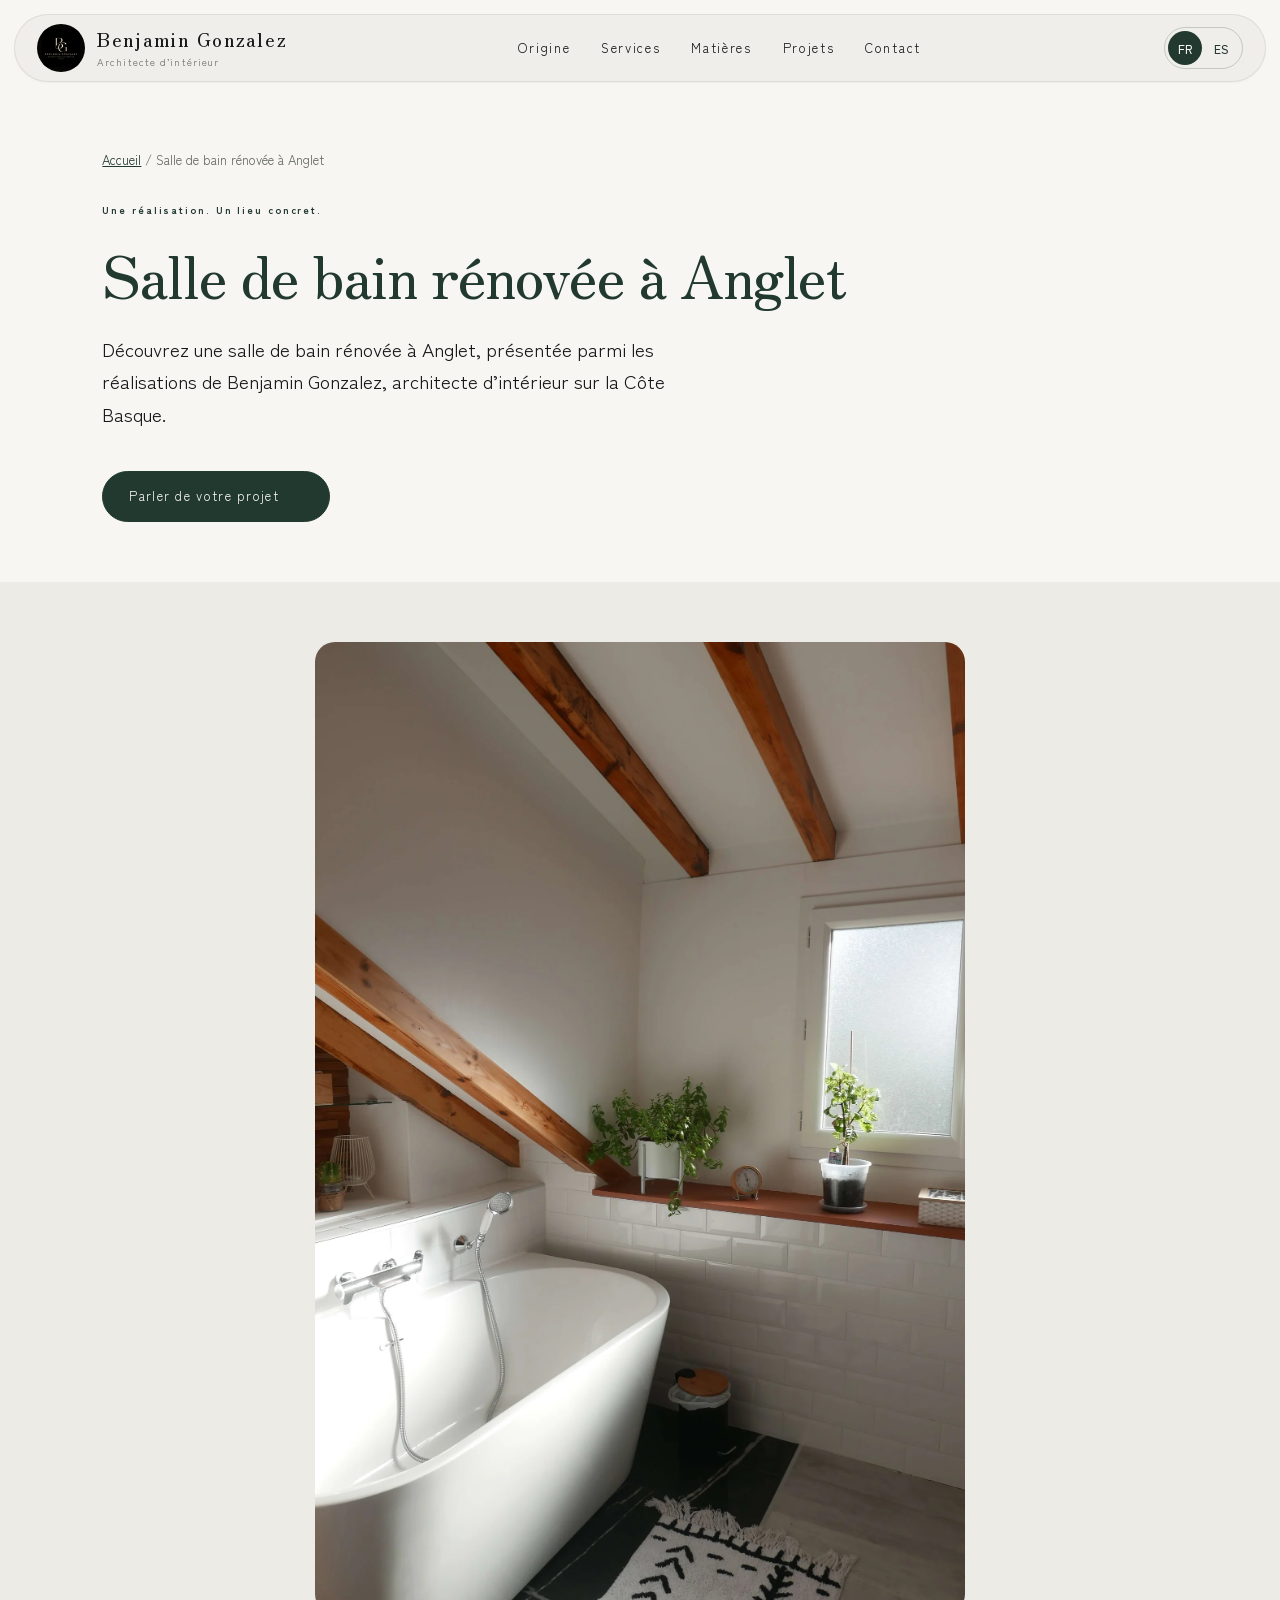
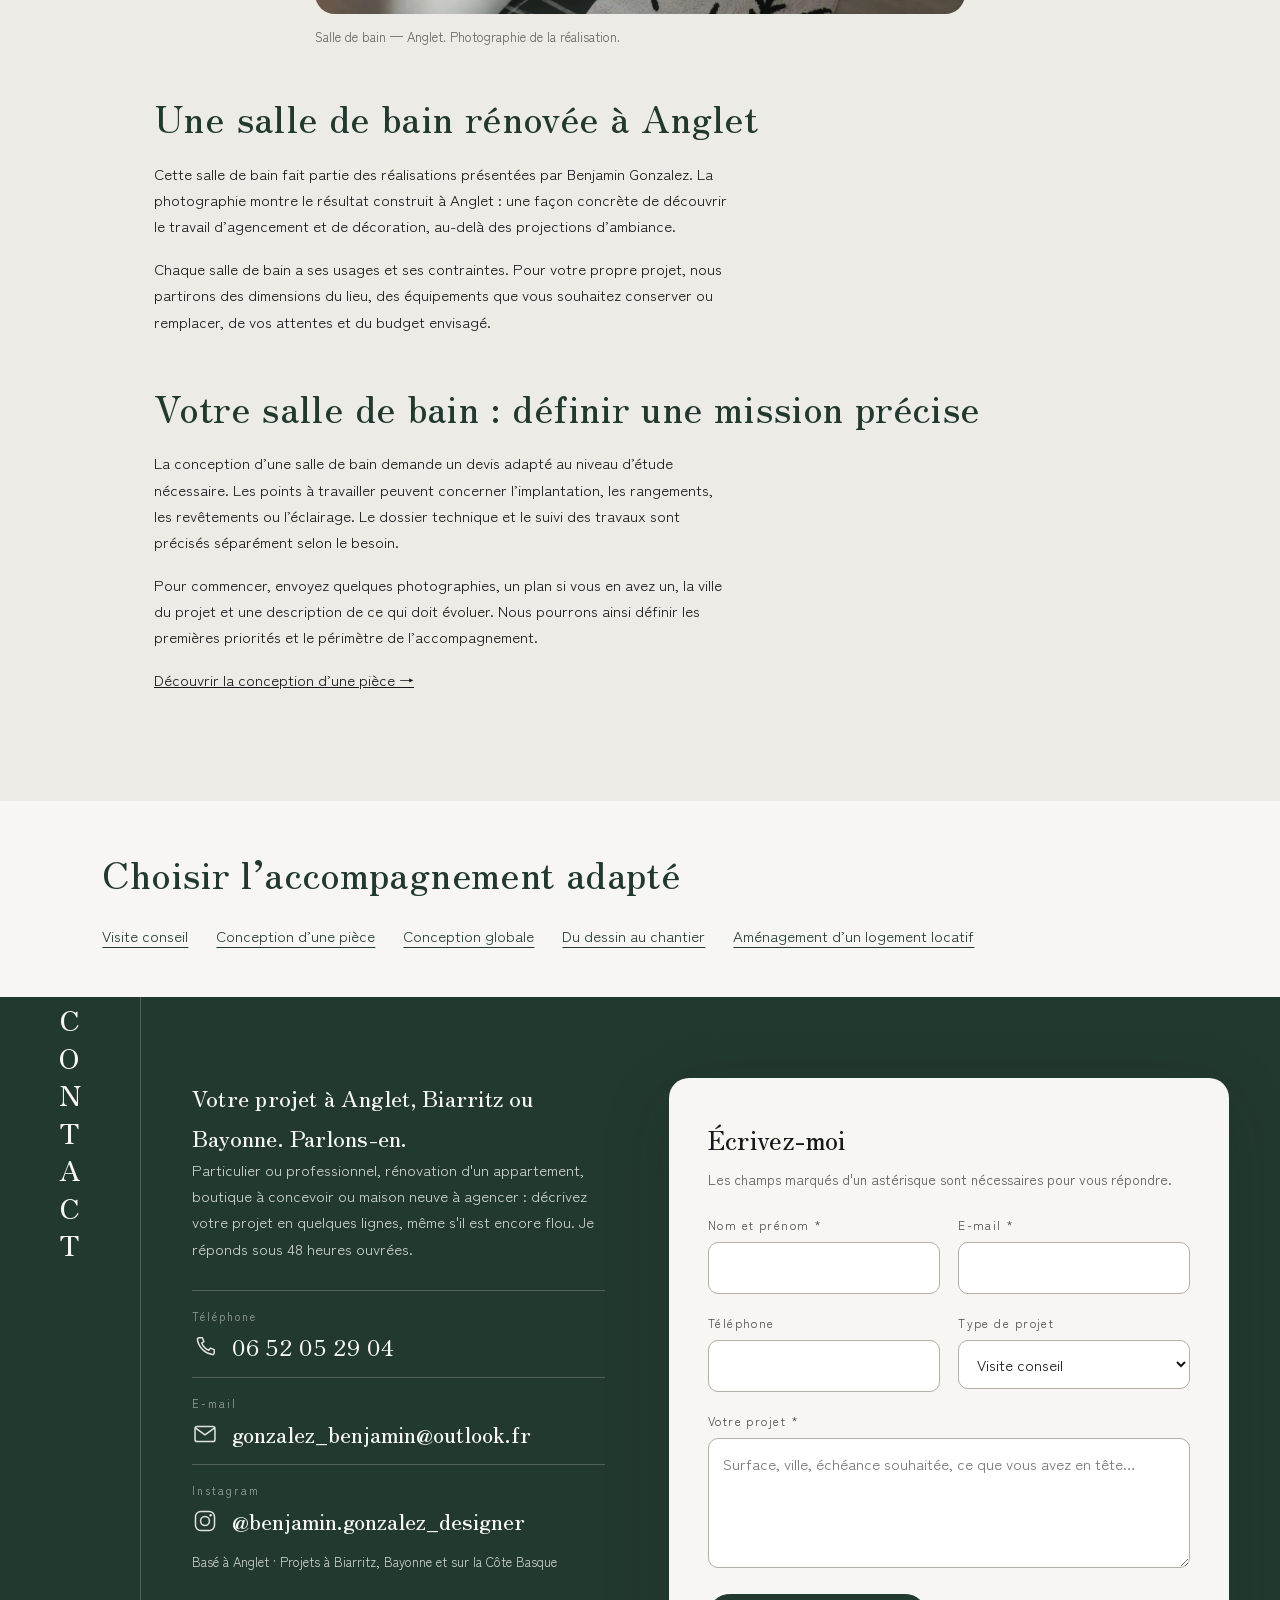
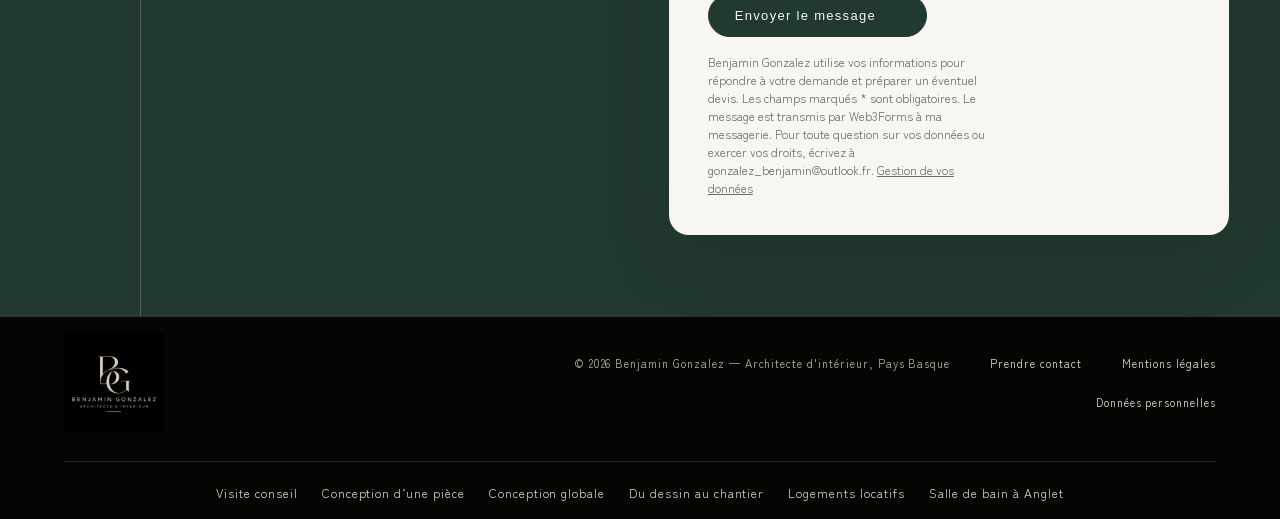
<file: projets/salle-de-bain-anglet/index.html>
<!DOCTYPE html>

<html lang="fr"><head>
<meta charset="utf-8"/>
<meta content="width=device-width, initial-scale=1" name="viewport"/>
<title>Rénovation de salle de bain à Anglet | Benjamin Gonzalez</title>
<meta content="Découvrez une salle de bain rénovée à Anglet, réalisation de Benjamin Gonzalez. Architecture intérieure et décoration sur la Côte Basque." name="description"/>
<meta content="Rénovation de salle de bain à Anglet | Benjamin Gonzalez" property="og:title"/>
<meta content="Découvrez une salle de bain rénovée à Anglet, réalisation de Benjamin Gonzalez. Architecture intérieure et décoration sur la Côte Basque." property="og:description"/>
<meta content="https://benjamin-gonzalez-design.fr/img/logo-benjamin-gonzalez-partage-2026.jpg" property="og:image"/>
<meta content="https://benjamin-gonzalez-design.fr/projets/salle-de-bain-anglet/" property="og:url"/>
<meta content="website" property="og:type"/>
<meta content="#22392F" name="theme-color"/>
<link href="https://fonts.googleapis.com" rel="preconnect"/>
<link crossorigin="" href="https://fonts.gstatic.com" rel="preconnect"/>
<link href="https://fonts.googleapis.com/css2?family=Zen+Kaku+Gothic+New:wght@400;500;700&amp;family=Zen+Old+Mincho:wght@400;500;600&amp;display=swap" rel="stylesheet"/>
<style>
/* ============================================================
   benjamin-gonzalez-design.fr — feuille de style
   ------------------------------------------------------------
   Pour changer l'apparence du site, tout se règle dans le bloc
   « Réglages » ci-dessous : couleurs, polices, largeur du rail.
   Une seule valeur modifiée se répercute sur toute la page.

   Sommaire
     1. Réglages          6. Services
     2. Base              7. Ambiance et projets
     3. Navigation        8. Contact et formulaire
     4. Accueil           9. Pied de page
     5. Sections         10. Adaptation aux écrans
   ============================================================ */

:root{
  --carta:      #EDEBE6;   /* fond, plâtre tiède */
  --latte:      #F7F6F3;   /* surfaces claires */
  --sumi:       #17181A;   /* encre */
  --pietra:     #B4AFA4;   /* filets, texte secondaire */
  --verde:      #22392F;   /* vert laque — la seule couleur forte */
  --verde-clair:#3C5A4A;

  /* ── Palettes de rechange ──────────────────────────────────
     Pour changer l'ambiance du site, remplacez les quatre valeurs
     ci-dessus par l'une de ces séries. Rien d'autre à modifier.

     Gris pierre + orange brûlé (industriel, chaleureux) :
       --carta:#E8E6E1; --latte:#F4F3F0; --sumi:#1C1C1A;
       --pietra:#A8A49C; --verde:#B4552A; --verde-clair:#C9704A;

     Vert mousse + rose poudré (organique, doux) :
       --carta:#EFEDE8; --latte:#F8F7F4; --sumi:#1A1C18;
       --pietra:#B6B2A6; --verde:#4A5B3C; --verde-clair:#6B7C5A;

     Chocolat + bleu glacier (éditorial, premium) :
       --carta:#EDEAE4; --latte:#F7F5F1; --sumi:#191613;
       --pietra:#B3AA9E; --verde:#4A3225; --verde-clair:#6B4A36;
     ────────────────────────────────────────────────────────── */

  --mincho: "Zen Old Mincho", Georgia, "Times New Roman", serif;
  --gothic: "Zen Kaku Gothic New", -apple-system, BlinkMacSystemFont, "Segoe UI", sans-serif;

  --rail: clamp(120px, 11vw, 190px);   /* largeur du rail vertical */
  --pad: clamp(20px, 5vw, 64px);
}

*,*::before,*::after{ box-sizing:border-box; }
html{ scroll-behavior:smooth; -webkit-text-size-adjust:100%; }
@media (prefers-reduced-motion: reduce){
  html{ scroll-behavior:auto; }
  *{ animation:none !important; transition:none !important; }
}
body{
  margin:0;
  background:var(--carta);
  color:var(--sumi);
  font-family:var(--gothic);
  font-size:clamp(15px,1.05vw,17px);
  line-height:1.75;
  font-weight:400;
  -webkit-font-smoothing:antialiased;
  overflow-x:hidden;
}
img{ display:block; max-width:100%; height:auto; }
a{ color:inherit; }
h1,h2,h3{ font-family:var(--mincho); font-weight:500; margin:0; letter-spacing:.01em; }
p{ margin:0 0 1.1em; max-width:62ch; }
:focus-visible{ outline:2px solid var(--verde); outline-offset:4px; }

/* ---------- Barre de navigation ---------- */
.nav{
  position:fixed; z-index:60;
  top:14px; left:14px; right:14px;
  display:flex; align-items:center; justify-content:space-between;
  gap:16px; padding:12px 22px;
  border-radius:999px;
  background:rgba(237,235,230,.72);
  border:1px solid rgba(23,24,26,.08);
  backdrop-filter:blur(14px) saturate(1.2);
  -webkit-backdrop-filter:blur(14px) saturate(1.2);
  box-shadow:0 1px 2px rgba(23,24,26,.04);
  transition:top .4s ease, padding .4s ease, background .4s ease,
             box-shadow .4s ease, transform .45s cubic-bezier(.2,.7,.2,1);
}
.nav.is-stuck{
  background:rgba(237,235,230,.92);
  box-shadow:0 6px 24px rgba(23,24,26,.10);
  padding-top:10px; padding-bottom:10px;
}
/* La barre s'efface vers le bas quand on descend, revient quand on remonte */
.nav.is-hidden{ transform:translateY(-140%); }

/* ── Repère de lecture ── */
.progress{
  position:fixed; top:0; left:0; right:0; height:2px; z-index:70;
  background:transparent; pointer-events:none;
}
.progress span{
  display:block; height:100%; width:0;
  background:var(--verde); transition:width .1s linear;
}
.brand{
  display:flex; align-items:baseline; gap:10px;
  min-width:0; text-decoration:none; line-height:1.2;
}
.brand b{
  font-family:var(--mincho); font-weight:500;
  font-size:clamp(15px,1.5vw,20px); letter-spacing:.09em; white-space:nowrap;
}
.brand span{
  font-size:clamp(10px,.85vw,12px); letter-spacing:.14em;
  color:var(--pietra); white-space:nowrap;
}
.brand span::before{ content:"／"; margin-right:9px; }
@media (max-width:560px){
  .brand{ flex-direction:column; align-items:flex-start; gap:1px; }
  .brand span::before{ content:none; }
}
.nav-links{ display:flex; gap:clamp(14px,2.4vw,34px); }
.nav-links a{
  text-decoration:none; font-size:13px; letter-spacing:.13em;
  padding:4px 0; position:relative; color:var(--sumi);
}
.nav-links a::after{
  content:""; position:absolute; left:0; right:100%; bottom:0;
  height:1px; background:var(--verde); transition:right .35s ease;
}
.nav-links a:hover::after, .nav-links a:focus-visible::after{ right:0; }
@media (max-width:720px){ .nav-links{ display:none; } }

/* ---------- Hero ---------- */
.hero{
  min-height:100svh; position:relative;
  display:grid; grid-template-columns:var(--rail) 1fr;
  border-bottom:1px solid rgba(23,24,26,.12);
}
.hero-rail{
  border-right:1px solid rgba(23,24,26,.12);
  display:flex; flex-direction:column; align-items:center; justify-content:flex-end;
  padding-bottom:24px; gap:22px;
}
.rail-text{
  writing-mode:vertical-rl; text-orientation:mixed;
  font-weight:700; font-size:clamp(12px,1vw,15px);
  letter-spacing:.3em; color:var(--verde);
}
.rail-line{ width:2px; height:90px; background:var(--verde); }
.hero-body{
  display:grid; grid-template-columns:1.05fr .95fr; align-items:end;
}
.hero-copy{ padding:0 clamp(24px,3.4vw,56px) clamp(48px,7vh,88px); }
.hero-copy h1{
  font-size:clamp(40px,6.2vw,96px); line-height:1.06;
  margin:0 0 26px; max-width:13ch; letter-spacing:-.01em;
}
.hero-copy .lede{ font-size:clamp(16px,1.25vw,19px); color:#3A3B3C; max-width:46ch; }
.hero-actions{ display:flex; flex-wrap:wrap; gap:12px; margin-top:30px; }
.hero-media{ align-self:stretch; position:relative; overflow:hidden; background:var(--latte); }
.hero-media img{ width:100%; height:100%; object-fit:cover; object-position:center 40%; }
/* Si le visuel est un montage ou une image détourée qu'il ne faut pas recadrer,
   ajoutez la classe "fit" sur la balise <img> : elle sera affichée entière. */
.hero-media img.fit{ object-fit:contain; padding:clamp(16px,3vw,48px); }
.hero-quote{
  position:absolute; left:0; right:0; bottom:0;
  padding:24px clamp(20px,2.6vw,34px);
  background:linear-gradient(to top, rgba(23,24,26,.80), rgba(23,24,26,0));
  color:var(--latte); font-family:var(--mincho);
  font-size:clamp(14px,1.05vw,17px); line-height:1.55;
}
.hero-quote small{ display:block; margin-top:6px; font-family:var(--gothic); font-size:11px; letter-spacing:.16em; color:rgba(247,246,243,.7); }
@media (max-width:900px){
  .hero{ grid-template-columns:var(--rail) 1fr; min-height:auto; }
  .hero-body{ grid-template-columns:1fr; }
  .hero-copy{ padding:120px 20px 40px; }
  .hero-media{ height:60vh; min-height:320px; }
}

/* Révélation d'ouverture — un seul moment orchestré */
.reveal-item{ opacity:0; transform:translateY(14px); animation:rise .9s cubic-bezier(.2,.7,.2,1) forwards; }
.reveal-item:nth-child(2){ animation-delay:.12s; }
.reveal-item:nth-child(3){ animation-delay:.24s; }
@keyframes rise{ to{ opacity:1; transform:none; } }

/* Apparition douce des blocs au défilement */
.appear{ opacity:0; transform:translateY(22px); }
.appear.seen{ opacity:1; transform:none; transition:opacity .8s ease, transform .8s cubic-bezier(.2,.7,.2,1); }
.appear.d1.seen{ transition-delay:.08s; }
.appear.d2.seen{ transition-delay:.16s; }
.appear.d3.seen{ transition-delay:.24s; }
@media (prefers-reduced-motion: reduce){
  .appear{ opacity:1; transform:none; }
}

/* Trait qui se déploie sous les titres de section */
.section-body > h2{ position:relative; padding-bottom:18px; }
.section-body > h2::after{
  content:""; position:absolute; left:0; bottom:0;
  width:0; height:2px; background:var(--verde);
  transition:width 1s cubic-bezier(.2,.7,.2,1) .2s;
}
.section-body > h2.seen::after{ width:76px; }
#contact .section-body > h2::after{ background:var(--latte); }

/* ── Indice de défilement sous l'accroche ── */
.cue{
  display:inline-flex; align-items:center; gap:12px;
  margin-top:38px; text-decoration:none; color:var(--verde);
}
.cue-line{
  display:block; width:1px; height:46px;
  background:linear-gradient(to bottom, var(--verde), transparent);
  position:relative; overflow:hidden;
}
.cue-line::after{
  content:""; position:absolute; left:0; top:-46px;
  width:1px; height:46px; background:var(--verde);
  animation:filer 2.4s ease-in-out infinite;
}
@keyframes filer{
  0%{ transform:translateY(0); opacity:0; }
  25%{ opacity:1; }
  100%{ transform:translateY(92px); opacity:0; }
}
.cue-text{ font-size:11px; letter-spacing:.24em; text-transform:uppercase; }
@media (prefers-reduced-motion: reduce){ .cue-line::after{ animation:none; } }

/* ---------- Boutons ---------- */
.btn{
  display:inline-flex; align-items:center; gap:10px;
  padding:13px 26px; border-radius:999px; text-decoration:none;
  font-size:13px; letter-spacing:.1em; border:1px solid var(--verde);
  background:var(--verde); color:var(--latte);
  transition:background .25s ease, color .25s ease;
  cursor:pointer;
}
.btn::after{
  content:"→"; display:inline-block;
  transform:translateX(-4px); opacity:0;
  transition:transform .35s cubic-bezier(.2,.7,.2,1), opacity .3s ease;
}
.btn:hover{ background:transparent; color:var(--verde); }
.btn:hover::after{ transform:translateX(0); opacity:1; }
.btn:active{ transform:translateY(1px); }
.btn-ghost{ background:transparent; color:var(--verde); }
.btn-ghost:hover{ background:var(--verde); color:var(--latte); }

/* ---------- Structure des sections ---------- */
.section{
  display:grid; grid-template-columns:var(--rail) 1fr;
  border-bottom:1px solid rgba(23,24,26,.12);
}
.section-rail{
  border-right:1px solid rgba(23,24,26,.12);
  position:relative;
}
.rail-title{
  position:sticky; top:104px;
  writing-mode:vertical-rl; text-orientation:upright;
  font-family:var(--mincho); font-weight:600;
  font-size:clamp(22px,2.2vw,34px); letter-spacing:.34em;
  text-transform:uppercase;
  margin:0 auto; padding:10px 0;
  display:block; width:max-content;
  color:var(--verde);
}
.section-body{ padding:clamp(64px,9vh,132px) clamp(24px,4vw,72px); }
.section-body > h2{
  font-size:clamp(30px,3.9vw,60px); line-height:1.16; max-width:19ch; margin-bottom:30px;
}
@media (max-width:900px){
  .section{ grid-template-columns:var(--rail) 1fr; }
  .section-body{ padding:56px 20px; }
}

/* ---------- Origine ---------- */
.origine-grid{ display:grid; grid-template-columns:1fr 1fr; gap:clamp(28px,4vw,64px); align-items:start; }
.origine-grid figure{ margin:0; position:sticky; top:110px; }
.origine-grid img{ width:100%; aspect-ratio:4/5; object-fit:cover; object-position:center; background:var(--latte); }
.origine-grid img.fit{ object-fit:contain; }
blockquote.pull{
  margin:32px 0 0; padding:24px 0 0;
  border-top:1px solid var(--pietra);
  font-family:var(--mincho); font-size:clamp(19px,1.9vw,27px); line-height:1.5;
}
.sub-head{
  font-size:clamp(19px,1.7vw,24px);
  margin:38px 0 16px;
}
.tools{
  list-style:none; margin:0; padding:0;
  display:grid; grid-template-columns:repeat(auto-fit,minmax(150px,1fr)); gap:1px;
  background:var(--pietra); border:1px solid var(--pietra);
}
.tools li{
  background:var(--latte); padding:14px 16px;
  font-family:var(--mincho); font-size:clamp(16px,1.4vw,19px);
}
.tools small{
  display:block; margin-top:3px;
  font-family:var(--gothic); font-size:11.5px; letter-spacing:.08em; color:#6A6B6C;
}
.skills{ display:grid; grid-template-columns:1fr 1fr; gap:24px 32px; }
.skills h4{
  font-family:var(--gothic); font-size:12px; font-weight:500; letter-spacing:.14em;
  margin:0 0 10px; padding-bottom:8px; color:var(--verde);
  border-bottom:1px solid var(--pietra);
}
.skills ul{ list-style:none; margin:0; padding:0; }
.skills li{
  font-size:14px; line-height:1.5; color:#4A4B4C;
  padding:5px 0 5px 16px; position:relative;
}
.skills li::before{
  content:""; position:absolute; left:0; top:13px;
  width:6px; height:1px; background:var(--verde);
}
@media (max-width:820px){ .origine-grid{ grid-template-columns:1fr; } .skills{ grid-template-columns:1fr; } }

/* ---------- Services : ligne tarifaire ---------- */
.tiers{ border-top:1px solid rgba(23,24,26,.16); margin-top:8px; }
.tier{
  display:grid; grid-template-columns:1fr auto; gap:8px 32px;
  padding:26px 0; border-bottom:1px solid rgba(23,24,26,.16);
  align-items:baseline;
}
/* Carte interactive : le bloc entier réagit, pas seulement le titre */
.tier.card{
  position:relative; padding:26px clamp(14px,1.6vw,24px);
  border:1px solid transparent; border-bottom-color:rgba(23,24,26,.16);
  border-radius:3px;
  transition:background .35s ease, border-color .35s ease, transform .35s cubic-bezier(.2,.7,.2,1);
}
.tier.card:hover{
  background:var(--latte);
  border-color:var(--pietra);
  transform:translateY(-3px);
}

/* Empilement au défilement : chaque carte se fixe sous la précédente.
   Uniquement sur écran large, où la hauteur le permet. */
@media (min-width:900px){
  .tiers{ padding-bottom:20vh; }
  .tier.card{
    position:sticky;
    background:var(--latte);
    border:1px solid var(--pietra);
    border-radius:4px;
    margin-bottom:20px;
    box-shadow:0 1px 2px rgba(23,24,26,.03);
    transition:box-shadow .4s ease, border-color .35s ease;
  }
  .tier.card:hover{ transform:none; box-shadow:0 10px 30px rgba(23,24,26,.08); }
  .tier.card:nth-child(1){ top:116px; z-index:1; }
  .tier.card:nth-child(2){ top:136px; z-index:2; }
  .tier.card:nth-child(3){ top:156px; z-index:3; }
  .tier.card:nth-child(4){ top:176px; z-index:4; }
  /* La dernière carte reste pleine, les précédentes s'effacent doucement */
  .tier.card:not(:last-child){ opacity:.96; }
}
.tier.card:hover .price{ color:var(--verde-clair); }
.tier.card::after{
  content:""; position:absolute; left:clamp(14px,1.6vw,24px); bottom:-1px;
  width:0; height:2px; background:var(--verde);
  transition:width .5s cubic-bezier(.2,.7,.2,1);
}
.tier.card:hover::after{ width:56px; }
.tier h3{ font-size:clamp(21px,2.4vw,34px); line-height:1.25; }
.tier .price{
  font-family:var(--mincho); font-size:clamp(17px,1.7vw,24px);
  color:var(--verde); white-space:nowrap;
}
.tier ul{
  grid-column:1/-1; list-style:none; margin:14px 0 0; padding:0;
  display:flex; flex-wrap:wrap; gap:8px 10px; max-width:78ch;
}
.tier li{
  font-size:13px; color:#4A4B4C; line-height:1.4;
  padding:5px 12px; border:1px solid var(--pietra); border-radius:999px;
  background:var(--latte);
}
.tier-note{ margin-top:26px; font-size:13.5px; color:#5A5B5C; }

/* Repli si une image ne peut pas se charger : le cadre reste, rien ne s'écrase */
.img-failed{
  display:flex; align-items:center; justify-content:center; text-align:center;
  background:var(--latte); border:1px dashed var(--pietra);
  color:#8A857A; font-size:12.5px; letter-spacing:.06em; padding:18px;
  min-height:220px;
}
.img-failed::before{ content:attr(data-label); }

/* ---------- Bande d'ambiance ---------- */
.band{ display:grid; grid-template-columns:1fr 1fr; gap:1px; background:var(--pietra); }
.band figure{ margin:0; position:relative; background:var(--latte); }
.band img{ width:100%; aspect-ratio:4/5; object-fit:cover; }
.band figcaption{
  position:absolute; left:0; right:0; bottom:0;
  padding:16px 18px;
  background:linear-gradient(to top, rgba(23,24,26,.72), rgba(23,24,26,0));
  color:var(--latte); font-family:var(--mincho); font-size:clamp(14px,1.2vw,18px);
}
.band figcaption small{
  display:block; margin-top:5px;
  font-family:var(--gothic); font-size:10.5px; letter-spacing:.1em;
  color:rgba(247,246,243,.65);
}
.band figcaption a{ color:inherit; }
@media (max-width:640px){ .band{ grid-template-columns:1fr; } }

/* ---------- Projets ---------- */
.projects{ display:grid; grid-template-columns:repeat(auto-fit,minmax(260px,1fr)); gap:clamp(16px,2vw,28px); }
.project{ margin:0; }
.project{ overflow:hidden; }
.project figure, .project > img{ display:block; }
.project img{
  width:100%; aspect-ratio:3/4; object-fit:cover; object-position:center;
  background:var(--latte);
  transition:transform 1.1s cubic-bezier(.2,.7,.2,1), filter .6s ease;
}
.project:hover img{ transform:scale(1.04); filter:saturate(1.06); }
.project.wide{ grid-column:span 2; }
.project.wide img{ aspect-ratio:16/10; }
.project figcaption{
  display:flex; justify-content:space-between; gap:16px;
  padding-top:12px; font-size:13px; color:#4A4B4C;
  border-top:1px solid rgba(23,24,26,.16); margin-top:12px;
}
.project figcaption b{ font-weight:500; color:var(--sumi); }
.placeholder{
  width:100%; aspect-ratio:3/4; background:var(--latte);
  border:1px dashed var(--pietra);
  display:flex; align-items:center; justify-content:center;
  color:var(--pietra); font-size:13px; text-align:center; padding:20px;
}
@media (max-width:820px){ .project.wide{ grid-column:span 1; } .project.wide img{ aspect-ratio:3/4; } }

/* ---------- Contact ---------- */
#contact{ background:var(--verde); color:var(--latte); border-bottom:none; }
#contact .section-rail{ border-right-color:rgba(247,246,243,.22); }
#contact .rail-title{ color:var(--latte); }
#contact h2{ color:var(--latte); }
#contact p{ color:rgba(247,246,243,.82); }
.contact-grid{ display:grid; grid-template-columns:.85fr 1.15fr; gap:clamp(32px,5vw,72px); align-items:start; }
.contact-lines{ list-style:none; margin:28px 0 0; padding:0; }
.contact-lines li{ border-top:1px solid rgba(247,246,243,.22); }
.contact-lines a{
  display:block; padding:16px 0; text-decoration:none;
  transition:padding-left .35s ease;
}
.contact-lines .lbl{
  display:block; margin:0 0 6px;
  font-family:var(--gothic); font-size:11px; letter-spacing:.18em;
  color:rgba(247,246,243,.55);
}
.contact-lines .row{ display:flex; align-items:center; gap:14px; }
.contact-lines .val{
  font-family:var(--mincho); font-size:clamp(17px,1.8vw,25px);
  line-height:1.25; min-width:0; word-break:break-word;
}
.contact-lines a:hover{ padding-left:10px; }
.ico{
  flex:0 0 auto; width:26px; height:26px;
  fill:none; stroke:var(--latte); stroke-width:1.4;
  stroke-linecap:round; stroke-linejoin:round;
  color:var(--latte);
  transition:transform .35s cubic-bezier(.2,.7,.2,1), opacity .3s ease;
  opacity:.9;
}
.contact-lines a:hover .ico{ transform:translateY(-2px) scale(1.06); opacity:1; }

/* Formulaire */
.form{ background:var(--latte); color:var(--sumi); padding:clamp(24px,3vw,40px); }
.form h3{ font-size:clamp(22px,2vw,28px); margin-bottom:6px; }
.form .form-intro{ font-size:14px; color:#5A5B5C; margin-bottom:22px; }
.field{ margin-bottom:18px; }
.field label{ display:block; font-size:12px; letter-spacing:.12em; margin-bottom:7px; color:#4A4B4C; }
.field input, .field select, .field textarea{
  width:100%; padding:12px 14px; font:inherit; font-size:15px;
  color:var(--sumi); background:#fff;
  border:1px solid var(--pietra); border-radius:2px;
  transition:border-color .2s ease;
}
.field input:focus, .field select:focus, .field textarea:focus{ border-color:var(--verde); outline:none; box-shadow:0 0 0 3px rgba(34,57,47,.12); }
.field textarea{ min-height:130px; resize:vertical; }
.field-row{ display:grid; grid-template-columns:1fr 1fr; gap:18px; }
.hp{ position:absolute; left:-9999px; width:1px; height:1px; overflow:hidden; }
.form-foot{ display:flex; align-items:center; gap:16px; flex-wrap:wrap; margin-top:6px; }
.consent{ font-size:12px; color:#6A6B6C; max-width:40ch; line-height:1.5; }
.status{ margin-top:16px; font-size:14px; padding:12px 14px; border-radius:2px; display:none; }
.status.ok{ display:block; background:rgba(34,57,47,.10); color:var(--verde); border:1px solid rgba(34,57,47,.3); }
.status.err{ display:block; background:rgba(150,40,30,.08); color:#8A2A20; border:1px solid rgba(150,40,30,.3); }
@media (max-width:900px){ .contact-grid{ grid-template-columns:1fr; } .field-row{ grid-template-columns:1fr; } }

/* ---------- Pied de page ---------- */
.footer{
  background:var(--verde); color:rgba(247,246,243,.6);
  padding:26px var(--pad) 34px;
  border-top:1px solid rgba(247,246,243,.18);
  display:flex; justify-content:space-between; gap:14px; flex-wrap:wrap;
  font-size:12px; letter-spacing:.08em;
}
.footer a{ text-decoration:none; }
.footer a:hover{ color:var(--latte); }

/* ═══════════ Adaptation aux formats d'écran ═══════════ */

/* Grand écran : on laisse respirer le rail */
@media (min-width:1600px){
  :root{ --rail:118px; }
  .section-body{ padding-left:clamp(48px,5vw,110px); padding-right:clamp(48px,5vw,110px); }
}

/* Tablette paysage */
@media (max-width:1100px){
  .contact-grid{ gap:40px; }
  .tier ul{ max-width:none; }
}

/* Tablette portrait et petit portable */
@media (max-width:900px){
  :root{ --rail:80px; }
  .rail-title{ top:80px; letter-spacing:.26em; font-size:22px; }
  .hero-rail{ padding-bottom:16px; }
  .rail-text{ font-size:10px; letter-spacing:.28em; }
  .rail-line{ height:44px; }
}

/* Téléphone */
@media (max-width:640px){
  :root{ --rail:60px; }
  .nav{ top:10px; left:10px; right:10px; padding:10px 16px; }
  .cue{ margin-top:28px; }
  .cue-line{ height:36px; }
  .tier.card{ padding:20px 12px; }
  .origine-grid figure{ position:static; }
  body{ line-height:1.7; }

  .nav{ padding:12px 16px; }
  .section-body{ padding:48px 16px 56px; }
  .hero-copy{ padding:132px 16px 40px; }
  .hero-media{ height:52vh; min-height:280px; }

  /* Tarifs : prix sous le titre, pas à côté */
  .tier{ grid-template-columns:1fr; padding:22px 0; }
  .tier .price{ justify-self:start; }
  .tier ul{ gap:7px 8px; margin-top:12px; }
  .tier li{ font-size:12.5px; padding:4px 10px; }

  .tools{ grid-template-columns:1fr 1fr; }
  .projects{ grid-template-columns:1fr; }
  .form{ padding:22px 18px; }
  .form-foot{ gap:12px; }
  .btn{ width:100%; justify-content:center; }
  .footer{ flex-direction:column; gap:8px; padding:22px 16px 28px; }
}

/* Très petits écrans */
@media (max-width:380px){
  :root{ --rail:50px; }
  .tools{ grid-template-columns:1fr; }
  .rail-title{ letter-spacing:.2em; font-size:19px; }
}

/* Écrans tactiles : pas d'effet au survol qui reste collé */
@media (hover:none){
  .tier.card:hover{ background:transparent; border-color:transparent;
                    border-bottom-color:rgba(23,24,26,.16); transform:none; }
  .tier.card:hover::after{ width:0; }
  .btn:hover{ background:var(--verde); color:var(--latte); }
  .btn-ghost:hover{ background:transparent; color:var(--verde); }
  .contact-lines a:hover{ padding-left:0; }
}

/* Impression */
@media print{
  .nav, .hero-actions, .form, .hero-quote, .cue, .progress{ display:none; }
  body{ background:#fff; }
  .section, .hero{ grid-template-columns:1fr; }
  .section-rail, .hero-rail{ display:none; }
}


/* Évolution de la version d’origine : palette, rails et typographies conservés. */
html{scroll-padding-top:105px}.skip{position:fixed;left:20px;top:-100px;background:var(--latte);z-index:100;padding:12px}.skip:focus{top:15px}.eyebrow{font-family:var(--gothic);font-size:10px;letter-spacing:.19em;color:var(--verde);font-weight:700;margin-bottom:22px}.nav{backdrop-filter:blur(22px);-webkit-backdrop-filter:blur(22px)}.nav:focus-within,.nav:has(.nav-links.open){transform:none}.brand span{color:#686a60}.menu-toggle{display:none}.hero-copy{padding-top:135px}.hero-copy h1{font-size:clamp(42px,4.8vw,76px);max-width:14ch;line-height:1.09;letter-spacing:-.035em}.hero-media{margin:100px 24px 24px 0;border-radius:24px;min-width:0}.hero-quote{padding-top:65px}.signature-strip{display:grid;grid-template-columns:repeat(3,1fr);gap:35px;padding:42px 5vw 42px calc(var(--rail) + 4vw);background:var(--latte);border-bottom:1px solid #17181a20}.signature-strip>div{border-left:1px solid #b4afa480;padding-left:22px}.signature-strip strong{display:block;font-family:var(--mincho);font-size:clamp(23px,2.5vw,36px);font-weight:500;color:var(--verde)}.signature-strip span{font-size:12px;color:#61645d}.origine-grid img,.band img,.project,.form{border-radius:20px}.section-body>h2{letter-spacing:-.025em}.tiers{border:0;padding-bottom:0;display:grid;gap:22px}.tier.card{position:relative;top:auto!important;margin:0;padding:30px;background:var(--latte);border:1px solid #b4afa46b;border-radius:20px;box-shadow:0 6px 25px #17181a03;opacity:1!important}.tier.card:hover{transform:translateY(-2px);box-shadow:0 12px 35px #17181a08}.tier.card::after{display:none}.mission-number{grid-column:1/-1;font-family:var(--gothic);font-size:10px;letter-spacing:.17em;color:#686a60;margin-bottom:14px}.tier h3{font-size:clamp(23px,2.2vw,34px)}.tier li{border-color:#b4afa480;background:#fff9}.mission-link{grid-column:1/-1;justify-self:start;font-size:13px;color:var(--verde);text-decoration:none;margin-top:16px;border-bottom:1px solid #22392f45;padding-bottom:4px}.mission-link span{margin-left:16px}#methode{background:var(--latte)}.process-grid{display:grid;grid-template-columns:repeat(4,1fr);gap:30px;margin-top:42px}.process-grid article{border-top:1px solid #b4afa4;padding-top:20px}.process-grid article>span{font-size:12px;letter-spacing:.12em;color:#62695f}.process-grid h3{font-size:25px;margin:25px 0 13px;color:var(--verde)}.process-grid p{font-size:14px;line-height:1.65;color:#5b5c57}.band figcaption small{line-height:1.5}.projects{grid-template-columns:minmax(0,1fr);max-width:900px}.project{overflow:hidden;background:var(--latte)}.project img{width:100%;aspect-ratio:16/10;object-fit:cover}.project figcaption{padding:20px 25px}.faq{margin-top:35px;max-width:900px}.faq details{border-top:1px solid #b4afa480;padding:22px 0}.faq details:last-child{border-bottom:1px solid #b4afa480}.faq summary{list-style:none;cursor:pointer;display:flex;justify-content:space-between;align-items:center;gap:20px;font-size:18px;color:var(--verde)}.faq summary::-webkit-details-marker{display:none}.faq summary::after{content:'+';font-size:24px;font-weight:400;flex-shrink:0}.faq details[open] summary::after{content:'−'}.faq details p{margin:18px 0 0;color:#5b5c57;font-size:15px}.field input,.field select,.field textarea{border-radius:10px}#contact .form p{color:#5a5b5c}.field{min-width:0}.form{box-shadow:0 20px 70px #10241b26}.status:not(:empty){display:block}.menu-toggle:focus-visible{outline-offset:2px}
@media(max-width:1100px){.brand{flex-direction:column;align-items:flex-start;gap:4px}.brand span::before{content:none}.process-grid{grid-template-columns:1fr 1fr}.hero-media{margin-right:16px}.tier{grid-template-columns:1fr}.tier .price{justify-self:start}}
@media(max-width:900px){.hero-copy{padding-top:145px}.hero-media{margin:0 20px 25px;height:55vh}.hero-copy h1{max-width:18ch}.signature-strip{padding:30px 25px 30px calc(var(--rail) + 20px);gap:20px}.signature-strip strong{font-size:24px}.signature-strip span{font-size:11px}.signature-strip>div{padding-left:14px}.origine-grid figure{position:static}}
@media(max-width:720px){.menu-toggle{display:flex;flex-direction:column;justify-content:center;align-items:center;gap:6px;width:44px;height:44px;background:none;border:0;cursor:pointer;color:var(--verde)}.menu-toggle span{display:block;width:22px;height:1px;background:currentColor}.nav-links{display:none;position:absolute;top:calc(100% + 8px);left:0;right:0;border-radius:20px;background:#f7f6f3;border:1px solid #b4afa466;box-shadow:0 15px 35px #17181a12;padding:15px 24px}.nav-links.open{display:flex;flex-direction:column;gap:6px}.nav-links a{padding:11px 0}.nav-links a::after{display:none}.signature-strip{grid-template-columns:1fr;padding-left:calc(var(--rail) + 20px);gap:22px}.signature-strip>div{display:flex;flex-direction:column}.signature-strip strong{font-size:26px}.tier.card{padding:24px 18px}.hero-copy h1{font-size:clamp(35px,8vw,52px)}.eyebrow{font-size:9px;letter-spacing:.1em}.hero-media{margin:0 15px 20px;border-radius:18px}.process-grid{gap:22px}.process-grid h3{font-size:22px}.process-grid p{font-size:13px}.faq summary{font-size:16px}.project img{aspect-ratio:4/5}.project figcaption{padding:18px}.field input,.field select,.field textarea{font-size:16px}.btn{letter-spacing:.06em}.brand b{letter-spacing:.03em}.hero-quote{font-size:13px}.form .status{overflow-wrap:anywhere}}
@media(max-width:430px){.process-grid{grid-template-columns:1fr}.process-grid h3{margin-top:15px}.tier .price{white-space:normal}.hero-copy h1{font-size:36px}.brand b{font-size:15px}.brand span{font-size:9px}.hero-copy{padding-top:130px}}
@media(prefers-reduced-motion:reduce){*,*::before,*::after{animation:none!important;transition:none!important}.reveal-item,.appear{opacity:1;transform:none}}

/* Identité fournie : fichier original conservé, cadrage du monogramme en CSS. */
.nav .brand-logo{display:flex;flex-direction:row;align-items:center;gap:12px}.brand-logo>span::before{content:none}.brand-logo .brand-mark{display:block;position:relative;overflow:hidden;flex:0 0 54px;width:54px;height:54px;border-radius:50%;background:#050504}.brand-mark img{position:absolute;width:150px;max-width:none;height:150px;left:-48px;top:-37px;object-fit:contain}.brand-logo .brand-wordmark{display:flex;flex-direction:column;align-items:flex-start;gap:5px;white-space:normal;letter-spacing:normal}.brand-wordmark b{color:var(--sumi)}.brand-wordmark small{font-size:10px;letter-spacing:.11em;color:#686a60}.nav{padding-top:9px;padding-bottom:9px}.footer-logo{display:flex;align-items:center;justify-content:space-between;gap:40px;padding:30px clamp(24px,5vw,80px);background:#050504;color:#dcd5c9}.footer-signature{display:block;flex:0 0 220px}.footer-signature img{width:220px;height:220px;object-fit:contain}.footer-info{display:flex;flex-wrap:wrap;justify-content:flex-end;gap:20px 40px;font-size:12px;max-width:650px}.footer-info a{color:#e4ded3}.footer-info>span:first-child{color:#b9b3a7}
@media(max-width:720px){.brand-logo .brand-mark{flex-basis:44px;width:44px;height:44px}.brand-mark img{width:125px;height:125px;left:-40px;top:-31px}.brand-logo .brand-wordmark{gap:3px}.brand-wordmark small{font-size:9px}.nav .brand-logo{gap:9px}.footer-logo{flex-direction:column;gap:12px;padding:24px}.footer-signature{flex:0 0 auto}.footer-signature img{width:200px;height:200px}.footer-info{justify-content:center;text-align:center;font-size:11px;gap:14px}}
@media(max-width:380px){.brand-wordmark b{font-size:13px}.brand-wordmark small{font-size:8px}.nav{gap:5px}.nav .brand-logo{gap:7px}}

/* Galerie des quatre projections fournies. */
#projections{background:var(--latte)}.visual-grid{display:grid;grid-template-columns:repeat(2,minmax(0,1fr));gap:35px 26px;margin-top:38px}.visual-card{margin:0;min-width:0}.visual-wide{grid-column:1/-1}.visual-open{display:block;position:relative;overflow:hidden;border-radius:22px;background:#e2dfd8}.visual-open img{width:100%;aspect-ratio:6/5;object-fit:cover;transition:transform .65s ease}.visual-wide .visual-open img{aspect-ratio:16/10;object-position:center}.visual-plan .visual-open img{aspect-ratio:auto;object-fit:contain}.visual-open:hover img{transform:scale(1.025)}.visual-zoom{position:absolute;right:18px;bottom:18px;width:42px;height:42px;display:grid;place-items:center;border-radius:50%;background:#f7f6f3ed;color:var(--verde);font-size:23px;backdrop-filter:blur(12px)}.visual-card figcaption{padding:20px 2px 0}.visual-card small{font-size:9px;letter-spacing:.13em;color:#6e7167}.visual-card h3{font-size:clamp(24px,2.3vw,34px);line-height:1.2;margin:10px 0;color:var(--verde)}.visual-card p{font-size:13px;color:#65675f;margin:0}.visual-end{display:flex;justify-content:space-between;align-items:center;gap:24px;margin-top:35px;padding-top:25px;border-top:1px solid #b4afa466}.visual-end>span{font-size:12px;color:#65675f}#visual-dialog{position:fixed;max-width:96vw;max-height:96vh;width:1200px;border:0;border-radius:16px;background:#111;color:#eee;padding:60px 20px 20px;box-shadow:0 20px 90px #0008}#visual-dialog::backdrop{background:#000d;backdrop-filter:blur(8px)}#visual-dialog figure{margin:0}#visual-full{display:block;width:100%;height:auto;max-height:75vh;object-fit:contain}#visual-caption{text-align:center;font-size:13px;padding-top:15px}.visual-close{position:absolute;right:20px;top:13px;background:#ffffff16;color:#eee;border:1px solid #ffffff30;border-radius:99px;padding:8px 15px;font:inherit;font-size:12px;cursor:pointer}.visual-close span{font-size:18px;margin-left:10px}body.gallery-open{overflow:hidden}
@media(max-width:720px){.visual-grid{grid-template-columns:1fr;gap:28px}.visual-wide{grid-column:auto}.visual-open{border-radius:16px}.visual-open img,.visual-wide .visual-open img{aspect-ratio:auto;object-fit:contain}.visual-card h3{font-size:25px}.visual-end{flex-direction:column;align-items:flex-start}.visual-zoom{width:36px;height:36px;right:12px;bottom:12px}.visual-card small{font-size:8px}.visual-end .btn{font-size:12px}.visual-close{min-height:40px}#visual-dialog{padding:65px 10px 20px}}

/* Matières : ancrage basque, composition italienne et japonaise. */
#ambiance.materials-section{background:#22392f;color:#f2eee5}.materials-section .section-rail{border-color:#f2eee526}.materials-section .rail-title{color:#d8decb}.materials-section .section-body{padding-top:95px;padding-bottom:75px;min-width:0}.materials-intro{display:grid;grid-template-columns:1.5fr 1fr;align-items:end;gap:60px}.materials-section .eyebrow{color:#bcc8b2;font-size:10px;letter-spacing:.16em}.materials-intro h2{font-size:clamp(35px,4.3vw,67px);line-height:1.1;letter-spacing:-.035em;margin:0}.materials-intro h2 em{font-style:normal;color:#c7ccba}.materials-intro>p{font-size:15px;line-height:1.8;color:#d2d7cd;margin:0;max-width:39ch}.materials-statement{display:flex;align-items:center;gap:20px;margin:48px 0 40px;padding:25px 0;border-top:1px solid #f2eee526;border-bottom:1px solid #f2eee526}.material-green{width:48px;height:48px;border-radius:50%;background:#3d5a47;border:1px solid #aab69f66;box-shadow:inset 0 1px 12px #0002;flex-shrink:0}.materials-statement p{font-size:14px;line-height:1.55;margin:0;color:#d2d7cd}.materials-statement strong{font-weight:500;color:#f2eee5}.material-location{margin-left:auto;text-align:right;font-size:9px;letter-spacing:.18em;line-height:1.8;color:#bac5b2}.material-selector{display:grid;grid-template-columns:repeat(4,minmax(0,1fr));gap:12px;margin-bottom:24px}.material-selector[hidden]{display:none}.material-selector button{display:flex;align-items:center;gap:15px;background:#ffffff06;border:1px solid #f2eee533;color:#e1e6d9;padding:15px 18px;border-radius:13px;text-align:left;cursor:pointer;font:inherit;transition:background .25s,border-color .25s}.material-selector button[aria-selected=true]{background:#f2eee5;color:#22392f;border-color:#f2eee5}.material-selector button:hover{border-color:#f2eee5}.material-selector button:focus-visible{outline:2px solid #e8dcc6;outline-offset:4px}.material-selector button>span:last-child{letter-spacing:0}.material-selector b{display:block;font-size:15px;font-weight:500;letter-spacing:0}.material-chip{display:block;width:38px;height:38px;border-radius:50%;border:1px solid #0002;flex-shrink:0}.chip-bois{background:linear-gradient(100deg,#9c7957,#c3a17b 33%,#ac835d 38%,#d0af86 72%,#9c7957)}.chip-mineral{background:linear-gradient(145deg,#dcd3c3,#ede5d8 55%,#c8bdab)}.chip-textile{background:repeating-linear-gradient(0deg,#aaadab 0 1px,#bcbeb9 1px 3px)}.chip-metal{background:linear-gradient(130deg,#161b19,#4d524e,#191e1b)}.material-panel{display:grid;grid-template-columns:1.35fr 1fr;min-height:520px;background:#f2eee5;border-radius:22px;overflow:hidden;color:#222721;margin-bottom:24px}.material-panel[hidden]{display:none}.material-image{position:relative;margin:0;min-width:0;min-height:520px;background:#bdb6a7;overflow:hidden}.material-image img{width:100%;height:100%;position:absolute;inset:0;object-fit:cover;object-position:40% center}.material-image figcaption{position:absolute;bottom:0;left:0;right:0;background:linear-gradient(transparent,#0009);padding:65px 25px 22px;font-size:9px;letter-spacing:.13em;color:#fff}.mineral-image img{object-position:85% center}.textile-image img{object-position:25% center}.metal-image img{object-position:60% center}.material-copy{padding:48px 36px;display:flex;flex-direction:column;justify-content:center}.material-kicker{font-size:10px;letter-spacing:.13em;color:#586849;margin-bottom:25px}.material-copy h3{font-size:clamp(28px,2.8vw,43px);line-height:1.15;letter-spacing:-.03em;color:#22392f;margin-bottom:24px}.material-copy p{font-size:15px;line-height:1.7;color:#4c514a}.material-copy .material-detail{font-size:13px;color:#63675f;margin-bottom:25px}.material-tags{display:flex;gap:8px;flex-wrap:wrap;margin-top:8px}.material-tags span{border:1px solid #22392f30;border-radius:99px;padding:5px 10px;font-size:10px;color:#46573e}.materials-closing{margin-top:52px;text-align:center;padding-top:22px}.materials-closing>span{font-size:9px;letter-spacing:.18em;color:#c0c9b5}.materials-closing p{font-family:var(--mincho);font-size:clamp(28px,3.4vw,48px);line-height:1.3;margin:25px auto;max-width:none;letter-spacing:-.02em}.materials-closing em{font-style:normal;color:#c7ccba}.materials-closing a{display:inline-block;font-size:13px;color:#f2eee5;text-decoration:none;border-bottom:1px solid #f2eee555;padding-bottom:7px}.materials-closing a span{margin-left:22px}.materials-closing a:focus-visible{outline-color:#f2eee5}
@media(max-width:1100px){.materials-intro{gap:30px}.material-selector button{padding:12px;gap:10px}.material-chip{width:30px;height:30px}.material-copy{padding:32px 25px}.material-panel{grid-template-columns:1.1fr 1fr}.material-copy h3{font-size:32px}.material-image{min-height:510px}}
@media(max-width:800px){.materials-intro{grid-template-columns:1fr;gap:24px}.materials-intro>p{max-width:60ch}.material-panel{grid-template-columns:1fr}.material-image{min-height:0;height:390px}.material-image img{object-position:center}.material-copy{padding:35px}.material-copy p{max-width:65ch}.material-selector{grid-template-columns:1fr 1fr}.materials-section .section-body{padding-top:60px;padding-bottom:60px}}
@media(max-width:520px){.materials-section .section-body{padding-left:17px;padding-right:17px}.materials-intro h2{font-size:36px}.materials-intro>p{font-size:14px}.materials-statement{gap:12px;margin-top:30px}.materials-statement p{font-size:12px}.material-green{width:32px;height:32px}.material-location{display:none}.material-selector{gap:8px}.material-selector button{gap:8px;padding:10px}.material-selector b{font-size:13px}.material-chip{width:28px;height:28px}.material-image{height:280px}.material-image figcaption{font-size:8px;padding-left:18px;padding-right:18px}.material-copy{padding:28px 20px}.material-copy h3{font-size:31px}.material-copy p{font-size:14px}.material-panel{border-radius:17px;min-height:0}.material-kicker{margin-bottom:18px}.materials-closing p{font-size:29px}.materials-closing a{font-size:12px}}

/* Prestations : intention, livrables et périmètre clairement séparés. */
.mission-intent{grid-column:1/-1;font-size:17px;color:#455541;margin:7px 0 4px;max-width:65ch;line-height:1.6}.tier .mission-scope{grid-column:1/-1;font-size:12px;line-height:1.65;color:#686a60;max-width:85ch;margin:18px 0 0;padding-top:16px;border-top:1px solid #b4afa455}.italian-note{border-left:2px solid #22392f;padding:5px 0 5px 24px;margin:35px 0}.italian-note .eyebrow{font-size:9px;margin:0 0 13px}.italian-note h3{font-size:30px;line-height:1.2;color:#22392f;margin-bottom:16px}.italian-note>p:last-child{font-size:14px;line-height:1.8}.material-selector b{font-size:14px}.visual-wide:first-child .visual-open img{aspect-ratio:16/9}.visual-card:not(.visual-wide) .visual-open img{aspect-ratio:16/10}.material-location{letter-spacing:.1em}.tier .price{font-size:clamp(17px,1.6vw,23px)}
@media(max-width:720px){.mission-intent{font-size:15px}.italian-note{padding-left:18px}.italian-note h3{font-size:27px}.material-selector b{font-size:12px}.material-selector button{gap:6px}.visual-card:not(.visual-wide) .visual-open img{aspect-ratio:auto}}

/* Navigation sensorielle : un mot, sans numéro ni pastille. */
.material-selector button{justify-content:center;text-align:center;min-height:60px;padding:16px 10px}.material-selector button .sense-label{font-size:16px;font-weight:500;letter-spacing:0;line-height:1.4}.material-selector button[aria-selected=true] .sense-label{color:var(--verde)}
@media(max-width:520px){.material-selector button{min-height:54px;padding:12px 6px}.material-selector button .sense-label{font-size:14px}}

/* Mise en valeur du savoir-faire en aménagement locatif. */
.rental-expertise{grid-column:1/-1;border-top:1px solid #22392f30;border-bottom:1px solid #22392f30;padding:36px 0;margin:2px 0 12px}.rental-expertise .eyebrow{font-size:10px;margin-bottom:18px}.rental-expertise h3{font-size:clamp(28px,3vw,42px);line-height:1.15;letter-spacing:-.025em;color:var(--verde);margin-bottom:20px}.rental-expertise>p:not(.eyebrow){font-size:15px;line-height:1.8;color:#585d53;max-width:78ch}.rental-expertise>a{font-size:13px;color:var(--verde);text-decoration:none;border-bottom:1px solid #22392f50;padding-bottom:5px;display:inline-block}.rental-expertise>a span{margin-left:15px}

/* Ajustements de présence : monogramme complet et pied de page compact. */
.nav .brand-logo .brand-mark{flex:0 0 48px;width:48px;height:48px;border-radius:50%}.nav .brand-mark img{width:38px;height:38px;left:5px;top:5px;max-width:none;object-fit:contain}.footer-logo{padding-top:16px;padding-bottom:16px;gap:28px;min-height:0}.footer-logo .footer-signature{flex:0 0 100px}.footer-logo .footer-signature img{width:100px;height:100px}.footer-info{font-size:11px}.material-selector button .sense-label{font-size:clamp(20px,2vw,28px);font-weight:700;line-height:1.25}.material-selector button{min-height:76px;padding:18px 10px}
@media(max-width:720px){.nav .brand-logo .brand-mark{flex-basis:40px;width:40px;height:40px}.nav .brand-mark img{width:32px;height:32px;left:4px;top:4px}.footer-logo{flex-direction:row;align-items:center;padding:15px 20px;gap:20px}.footer-logo .footer-signature{flex:0 0 82px}.footer-logo .footer-signature img{width:82px;height:82px}.footer-info{flex-direction:column;align-items:flex-start;justify-content:center;text-align:left;font-size:10px;gap:9px}.material-selector button .sense-label{font-size:22px}.material-selector button{min-height:68px;padding:16px 8px}}
@media(max-width:420px){.material-selector button .sense-label{font-size:18px}.footer-logo{gap:14px;padding-left:15px;padding-right:15px}}

/* Taille explicite des libellés, sans conflit avec la règle historique. */
#ambiance .material-selector button .sense-label{font-size:32px;font-weight:400;line-height:1.2;letter-spacing:-.02em}
@media(max-width:1100px){#ambiance .material-selector button .sense-label{font-size:25px}}
@media(max-width:520px){#ambiance .material-selector button .sense-label{font-size:21px}}
@media(max-width:360px){#ambiance .material-selector button .sense-label{font-size:18px}}

/* Sélecteur français / espagnol, disponible aussi sur mobile. */
.language-switch{display:flex;align-items:center;gap:2px;flex-shrink:0;padding:3px;border:1px solid #22392f35;border-radius:24px;margin-left:12px}
.language-switch[hidden]{display:none}
.language-switch button{font:500 12px var(--gothic);color:var(--verde);background:transparent;border:0;border-radius:20px;padding:8px 10px;cursor:pointer;min-height:34px}
.language-switch button[aria-pressed="true"]{background:var(--verde);color:var(--latte)}
.language-switch button:focus-visible{outline:2px solid var(--verde);outline-offset:3px}
@media(max-width:720px){.language-switch{margin-left:0;gap:0}.language-switch button{padding:7px;font-size:11px}.nav .brand-logo{min-width:0;flex:1}.brand-wordmark{min-width:0}.brand-wordmark b{font-size:clamp(11px,3.2vw,17px)}.brand-wordmark small{font-size:8px}.nav{gap:6px}.menu-toggle{flex-shrink:0}}
@media(max-width:380px){.nav .brand-logo{gap:5px}.brand-logo .brand-mark{flex-basis:32px;width:32px;height:32px}.brand-mark img{width:26px;height:26px;left:3px;top:3px}.brand-wordmark small{font-size:7px}.language-switch button{padding:6px;font-size:10px}}

@media(min-width:721px) and (max-width:1040px){.nav{gap:12px}.nav .brand-logo{margin-right:auto}.menu-toggle{display:flex;flex-direction:column;justify-content:center;align-items:center;gap:6px;width:44px;height:44px;background:none;border:0;cursor:pointer;flex-shrink:0}.menu-toggle span{display:block;width:22px;height:1px;background:var(--verde)}.nav-links{display:none;position:absolute;top:calc(100% + 8px);left:0;right:0;border-radius:20px;background:#f7f6f3;border:1px solid #b4afa466;padding:15px 24px}.nav-links.open{display:flex;flex-direction:column;gap:6px}.nav-links a{padding:11px 0}.language-switch{margin-left:0}}

/* Portrait entier, compatible avec la politique de sécurité du serveur. */
.origine-grid img.portrait-agence{aspect-ratio:auto;height:auto}

/* Projet ajouté, sans modifier la structure d’origine. */
:root{--line:#22392f26;--muted:#637066}

.featured-project{background:var(--latte)}.chene-intro{display:grid;grid-template-columns:1fr 1fr;gap:50px;align-items:end;margin-bottom:45px}.chene-intro>p{font-size:17px;color:var(--muted)}.chene-cover img{width:100%;height:auto;aspect-ratio:auto!important;object-fit:contain}.chene-cover .visual-card h3{font-size:24px}.chene-palette{display:flex;justify-content:space-between;gap:20px;border-block:1px solid var(--line);padding:22px 0;margin:24px 0 40px;font-size:13px;letter-spacing:.025em}.chene-grid{display:grid;grid-template-columns:minmax(0,1fr) minmax(0,1fr);gap:32px}.chene-grid img{aspect-ratio:1.65;object-fit:cover;width:100%}.chene-grid h3{font-size:clamp(23px,2vw,31px)}.chene-details{border-top:1px solid var(--line);margin-top:30px}.chene-details summary{display:flex;justify-content:space-between;align-items:center;gap:15px;cursor:pointer;list-style:none;padding:24px 0;font-size:15px}.chene-details summary::-webkit-details-marker{display:none}.chene-details summary>span:last-child{font-size:26px;font-weight:400}.chene-hide,.chene-details[open] .chene-show{display:none}.chene-details[open] .chene-hide{display:inline}.chene-details[open] summary>span:last-child{transform:rotate(45deg)}.chene-details .chene-grid{padding:10px 0 30px}.featured-project .visual-end{margin-top:30px}.featured-project .section-body{min-width:0}
@media(max-width:700px){.chene-intro{grid-template-columns:1fr;gap:22px;margin-bottom:28px}.chene-intro>p{font-size:16px}.chene-palette{flex-wrap:wrap;gap:10px 22px;font-size:12px;margin-bottom:26px}.chene-grid{grid-template-columns:1fr;gap:28px}.chene-cover .visual-card h3{font-size:23px}.chene-details summary{font-size:14px}.featured-project .visual-end{align-items:flex-start;gap:20px}}
.chene-details summary>span[aria-hidden]{display:none}

.chene-details summary::after{content:'+';font-size:24px}.chene-details[open] summary::after{content:'−'}.chene-details .visual-card figcaption{display:block}.chene-intro p{margin:0}.chene-cover .visual-open{aspect-ratio:auto}.chene-cover img{position:static;height:auto}.chene-grid .visual-open{aspect-ratio:auto}.chene-grid img{position:static;height:auto;aspect-ratio:1.65}.nav:focus-within,.nav:has(.nav-links.open){transform:none}.legal-form-link{font-size:12px;margin-top:15px}.legal-page{padding:145px var(--pad) 80px;margin-left:var(--rail);max-width:1100px}.legal-page h1{font-size:clamp(32px,4vw,55px);line-height:1.2;margin-bottom:25px}.legal-page h2{font-size:28px;margin:42px 0 20px}.legal-page h3{font-size:21px;margin:25px 0 12px}.legal-page p,.legal-page li{max-width:78ch}.legal-page section{scroll-margin-top:120px}.legal-preview-dialog{max-width:1000px;width:92vw;max-height:85vh;border:1px solid #b4afa4;background:var(--latte);color:var(--sumi);padding:30px}.legal-preview-dialog::backdrop{background:#0008}.legal-preview-dialog .legal-page{padding:20px 0;margin:0}.legal-preview-close{position:sticky;top:0;display:block;margin-left:auto;padding:9px 16px;background:var(--verde);color:var(--latte);border:0;border-radius:20px;cursor:pointer}
@media(max-width:720px){.legal-page{margin-left:0;padding:125px 24px 50px}.legal-preview-dialog{padding:18px}.legal-page h1{overflow-wrap:anywhere}}
.chene-intro h2{font-size:clamp(34px,4.2vw,60px);line-height:1.12;letter-spacing:-.025em;margin:0}.chene-intro h2 em{font-style:normal;color:#73806d}
/* Quatre outils alignés, sans cellule vide lorsque la largeur diminue. */
.origine-grid .tools{grid-template-columns:repeat(4,minmax(0,1fr))}.origine-grid .tools li{min-width:0;padding:14px 12px;font-size:clamp(15px,1.1vw,19px)}
@media(max-width:1200px){.origine-grid .tools{grid-template-columns:repeat(2,minmax(0,1fr))}}
@media(max-width:380px){.origine-grid .tools{grid-template-columns:1fr}}

/* Mise à jour SEO local — 30 septembre 2026 */
.hero-copy h1{max-width:17ch;font-size:clamp(36px,4.2vw,66px)}
.hero-signature{font-family:var(--mincho);font-size:clamp(20px,1.7vw,26px);line-height:1.45;color:var(--verde);max-width:38ch;margin:0 0 22px}
.mission-detail{grid-column:1/-1;justify-self:start;color:var(--verde);font-size:13px;margin-top:14px}
.project-detail{display:block;padding:0 25px 25px;color:var(--verde);font-size:14px}
.local-section{background:var(--latte)}.local-links,.related-links{display:flex;flex-wrap:wrap;gap:14px 28px;margin-top:26px}.local-links a,.related-links a{color:var(--verde);text-underline-offset:5px}
.contact-location{font-size:13px;color:var(--latte)}
.footer-logo{flex-wrap:wrap}.footer-seo{display:flex;flex-wrap:wrap;gap:10px 24px;flex-basis:100%;font-size:12px;justify-content:center;border-top:1px solid #dcd5c92b;padding-top:20px}
.detail-hero{padding:150px max(24px,8vw) 60px;background:var(--latte)}
.detail-hero h1{font-family:var(--mincho);font-size:clamp(35px,4.6vw,66px);font-weight:500;line-height:1.15;letter-spacing:-.025em;max-width:22ch;margin:20px 0 25px;color:var(--verde)}
.detail-hero .eyebrow{margin-top:30px}.detail-lead{max-width:65ch;font-size:19px;line-height:1.7}.detail-hero .btn{margin-top:20px}
.breadcrumbs{font-size:13px;line-height:1.6;color:#64695e}.breadcrumbs a{color:var(--verde)}
.detail-content{max-width:1100px;margin:auto;padding:60px max(24px,5vw)}
.detail-content section{margin:0 0 48px}.detail-content h2,.related h2{font-family:var(--mincho);font-size:clamp(26px,3vw,38px);line-height:1.25;color:var(--verde);margin-bottom:20px}
.detail-content p{max-width:72ch}.service-summary{background:var(--latte);padding:32px;border:1px solid #b4afa480;border-radius:20px;margin:30px 0 50px}.service-summary h3{font-size:28px;margin:18px 0}.service-summary .price{display:block;font-size:24px;color:var(--verde)}.service-summary li{margin:10px 0}.service-summary .mission-link{display:inline-block}
.detail-figure{margin:0 0 45px}.detail-figure img{width:100%;height:auto;border-radius:20px}.detail-figure figcaption{font-size:13px;margin-top:12px;color:#61645d}.project-photo{max-width:650px;margin-left:auto;margin-right:auto}
.related{padding:48px max(24px,8vw);background:var(--latte)}
@media(max-width:720px){.hero-copy h1{font-size:36px}.hero-signature{font-size:21px}.detail-hero{padding:130px 20px 42px}.detail-hero h1{font-size:36px}.detail-lead{font-size:17px}.detail-content{padding:42px 20px}.service-summary{padding:24px 20px}.footer-seo{font-size:11px;justify-content:flex-start}.project-detail{padding-left:18px;padding-right:18px}}
@media(max-width:360px){.section-body,.tiers,.tier.card{min-width:0}.tier.card{grid-template-columns:minmax(0,1fr)}.tier li{max-width:100%;overflow-wrap:anywhere}.material-selector{grid-template-columns:repeat(2,minmax(0,1fr))}.material-selector button{min-width:0;padding-left:4px;padding-right:4px}#ambiance .material-selector button .sense-label{font-size:17px;overflow-wrap:anywhere}}
@media(max-width:360px){.section-body>h2{font-size:30px;overflow-wrap:anywhere}.brand-wordmark b{font-size:12px}.brand-wordmark small{letter-spacing:.06em}}

/* Compléments nécessaires au clavier et au défilement du visuel agrandi. */
html.gallery-open,body.gallery-open{overflow:hidden}
#visual-dialog{overscroll-behavior:contain}
#visual-dialog :focus-visible{outline-color:#f7f6f3}

/* Page juridique : même palette et typographie que le portfolio. */
.legal-page{max-width:980px;margin:0 auto;padding:150px 36px 85px}
.legal-page h1{font-size:clamp(36px,5vw,60px);line-height:1.15;margin-bottom:25px}
.legal-page h2{font-size:clamp(25px,3vw,34px);line-height:1.3;margin:48px 0 22px}
.legal-page h3{font-size:23px;line-height:1.4;margin:30px 0 15px;color:var(--verde)}
.legal-page p{max-width:78ch}.legal-page a{overflow-wrap:anywhere}.legal-page li{margin-bottom:8px}
@media(max-width:600px){.legal-page{padding:130px 24px 60px}.legal-page h1{font-size:36px;overflow-wrap:anywhere}.legal-page h2{margin-top:36px}}

/* Cuisine d’accueil : conserver le plan de travail et la verrière dans le cadrage. */
.hero-media img{object-position:52% center}.hero-quote{font-size:15px}.hero-quote small{font-size:10px}.preview-page-dialog{max-width:1100px;width:94vw;max-height:88vh;border:1px solid #b4afa4;background:var(--latte);color:var(--sumi);padding:0}.preview-page-dialog::backdrop{background:#0009}.preview-page-close{position:sticky;top:12px;z-index:3;display:block;margin:12px 18px 0 auto;padding:9px 16px;background:var(--verde);color:var(--latte);border:0;border-radius:24px;cursor:pointer}.preview-page-dialog .detail-hero{padding-top:35px}.preview-page-dialog .legal-page{padding-top:30px}.preview-page-dialog .detail-content{padding-top:30px}

/* Ancrage : nouveau visuel, dans le rythme de la page existante. */
.ancrage-image{margin:38px 0 0}.ancrage-image .visual-open{display:block;position:relative;border-radius:24px;overflow:hidden}.ancrage-image img{display:block;width:100%;height:auto;aspect-ratio:16/9;object-fit:cover}.ancrage-image figcaption{font-size:13px;color:var(--verde);padding:14px 0 0}.ancrage-image .visual-zoom{right:20px;bottom:20px}@media(max-width:600px){.ancrage-image{margin-top:28px}.ancrage-image .visual-open{border-radius:18px}.ancrage-image img{aspect-ratio:4/3}.ancrage-image figcaption{font-size:12px}}
</style>
<link href="/img/favicon-benjamin-gonzalez.png" rel="icon" sizes="64x64" type="image/png"/>
<link href="https://benjamin-gonzalez-design.fr/projets/salle-de-bain-anglet/" rel="canonical"/>
<meta content="Logo Benjamin Gonzalez — Architecte d’intérieur" property="og:image:alt"/><meta content="Benjamin Gonzalez" property="og:site_name"/><meta content="fr_FR" property="og:locale"/><meta content="summary_large_image" name="twitter:card"/><script type="application/ld+json">{
  "@context": "https://schema.org",
  "@graph": [
    {
      "@type": "HomeAndConstructionBusiness",
      "@id": "https://benjamin-gonzalez-design.fr/#entreprise",
      "name": "Benjamin Gonzalez",
      "description": "Architecture intérieure, aménagement et décoration à Anglet et sur la Côte Basque.",
      "url": "https://benjamin-gonzalez-design.fr/",
      "telephone": "+33652052904",
      "email": "gonzalez_benjamin@outlook.fr",
      "image": "https://benjamin-gonzalez-design.fr/img/logo-benjamin-gonzalez-partage-2026.jpg",
      "logo": "https://benjamin-gonzalez-design.fr/img/logo-benjamin-gonzalez-600.webp",
      "address": {
        "@type": "PostalAddress",
        "addressLocality": "Anglet",
        "addressRegion": "Pyrénées-Atlantiques",
        "addressCountry": "FR",
        "streetAddress": "51 Rue Henri Reneric",
        "postalCode": "64600"
      },
      "areaServed": [
        {
          "@type": "City",
          "name": "Anglet"
        },
        {
          "@type": "City",
          "name": "Biarritz"
        },
        {
          "@type": "City",
          "name": "Bayonne"
        },
        {
          "@type": "Place",
          "name": "Côte Basque"
        },
        {
          "@type": "Place",
          "name": "Pays Basque, France"
        }
      ],
      "sameAs": [
        "https://www.instagram.com/benjamin.gonzalez_designer"
      ],
      "contactPoint": {
        "@type": "ContactPoint",
        "telephone": "+33652052904",
        "email": "gonzalez_benjamin@outlook.fr",
        "contactType": "Demandes de projets",
        "availableLanguage": [
          "fr",
          "es"
        ]
      },
      "founder": {
        "@type": "Person",
        "name": "Benjamin Gonzalez"
      },
      "hasOfferCatalog": {
        "@type": "OfferCatalog",
        "name": "Architecture intérieure et décoration",
        "itemListElement": [
          {
            "@type": "Offer",
            "url": "https://benjamin-gonzalez-design.fr/services/visite-conseil/",
            "itemOffered": {
              "@id": "https://benjamin-gonzalez-design.fr/services/visite-conseil/#service"
            },
            "priceSpecification": {
              "@type": "PriceSpecification",
              "minPrice": 350,
              "priceCurrency": "EUR"
            }
          },
          {
            "@type": "Offer",
            "url": "https://benjamin-gonzalez-design.fr/services/conception-piece/",
            "itemOffered": {
              "@id": "https://benjamin-gonzalez-design.fr/services/conception-piece/#service"
            },
            "priceSpecification": {
              "@type": "PriceSpecification",
              "minPrice": 1200,
              "priceCurrency": "EUR"
            }
          },
          {
            "@type": "Offer",
            "url": "https://benjamin-gonzalez-design.fr/services/conception-globale/",
            "itemOffered": {
              "@id": "https://benjamin-gonzalez-design.fr/services/conception-globale/#service"
            },
            "priceSpecification": {
              "@type": "UnitPriceSpecification",
              "minPrice": 75,
              "priceCurrency": "EUR",
              "referenceQuantity": {
                "@type": "QuantitativeValue",
                "value": 1,
                "unitCode": "MTK",
                "unitText": "m²"
              },
              "description": "À partir de 75 €/m² ; minimum de mission de 3 000 € ; montant sur devis."
            }
          },
          {
            "@type": "Offer",
            "url": "https://benjamin-gonzalez-design.fr/services/suivi-chantier/",
            "itemOffered": {
              "@id": "https://benjamin-gonzalez-design.fr/services/suivi-chantier/#service"
            },
            "description": "Honoraires sur devis, selon le périmètre et la durée de la mission."
          }
        ]
      },
      "legalName": "Benjamin Gonzalez EI",
      "identifier": {
        "@type": "PropertyValue",
        "propertyID": "SIRET",
        "value": "94920095000010"
      }
    },
    {
      "@type": "WebSite",
      "@id": "https://benjamin-gonzalez-design.fr/#site",
      "url": "https://benjamin-gonzalez-design.fr/",
      "name": "Benjamin Gonzalez",
      "inLanguage": "fr",
      "publisher": {
        "@id": "https://benjamin-gonzalez-design.fr/#entreprise"
      }
    },
    {
      "@type": "WebPage",
      "@id": "https://benjamin-gonzalez-design.fr/projets/salle-de-bain-anglet/#page",
      "url": "https://benjamin-gonzalez-design.fr/projets/salle-de-bain-anglet/",
      "name": "Salle de bain rénovée à Anglet",
      "inLanguage": "fr",
      "isPartOf": {
        "@id": "https://benjamin-gonzalez-design.fr/#site"
      },
      "about": {
        "@id": "https://benjamin-gonzalez-design.fr/#entreprise"
      }
    },
    {
      "@type": "Service",
      "@id": "https://benjamin-gonzalez-design.fr/services/visite-conseil/#service",
      "name": "Visite conseil",
      "serviceType": "Architecture intérieure et décoration",
      "url": "https://benjamin-gonzalez-design.fr/services/visite-conseil/",
      "description": "Vous hésitez sur un agencement, une couleur ou la place d’un meuble ? La visite conseil permet de faire le point sur votre intérieur, sur place, avant de vous engager dans une conception plus détaillée.",
      "provider": {
        "@id": "https://benjamin-gonzalez-design.fr/#entreprise"
      },
      "areaServed": [
        {
          "@type": "City",
          "name": "Anglet"
        },
        {
          "@type": "City",
          "name": "Biarritz"
        },
        {
          "@type": "City",
          "name": "Bayonne"
        },
        {
          "@type": "Place",
          "name": "Côte Basque"
        },
        {
          "@type": "Place",
          "name": "Pays Basque, France"
        }
      ],
      "offers": {
        "@type": "Offer",
        "url": "https://benjamin-gonzalez-design.fr/services/visite-conseil/",
        "priceSpecification": {
          "@type": "PriceSpecification",
          "minPrice": 350,
          "priceCurrency": "EUR"
        }
      }
    },
    {
      "@type": "Service",
      "@id": "https://benjamin-gonzalez-design.fr/services/conception-piece/#service",
      "name": "Conception d’une pièce",
      "serviceType": "Architecture intérieure et décoration",
      "url": "https://benjamin-gonzalez-design.fr/services/conception-piece/",
      "description": "Un salon, une chambre ou un espace de travail mérite d’être pensé dans son ensemble. Je relie les circulations, le mobilier, les matières et la lumière pour développer un aménagement cohérent avec vos usages.",
      "provider": {
        "@id": "https://benjamin-gonzalez-design.fr/#entreprise"
      },
      "areaServed": [
        {
          "@type": "City",
          "name": "Anglet"
        },
        {
          "@type": "City",
          "name": "Biarritz"
        },
        {
          "@type": "City",
          "name": "Bayonne"
        },
        {
          "@type": "Place",
          "name": "Côte Basque"
        },
        {
          "@type": "Place",
          "name": "Pays Basque, France"
        }
      ],
      "offers": {
        "@type": "Offer",
        "url": "https://benjamin-gonzalez-design.fr/services/conception-piece/",
        "priceSpecification": {
          "@type": "PriceSpecification",
          "minPrice": 1200,
          "priceCurrency": "EUR"
        }
      }
    },
    {
      "@type": "Service",
      "@id": "https://benjamin-gonzalez-design.fr/services/conception-globale/#service",
      "name": "Conception globale",
      "serviceType": "Architecture intérieure et décoration",
      "url": "https://benjamin-gonzalez-design.fr/services/conception-globale/",
      "description": "Pour une maison ou un appartement, la conception globale relie l’agencement et l’ambiance de chaque espace. Elle permet de construire une direction commune avant les choix techniques et la réalisation des travaux.",
      "provider": {
        "@id": "https://benjamin-gonzalez-design.fr/#entreprise"
      },
      "areaServed": [
        {
          "@type": "City",
          "name": "Anglet"
        },
        {
          "@type": "City",
          "name": "Biarritz"
        },
        {
          "@type": "City",
          "name": "Bayonne"
        },
        {
          "@type": "Place",
          "name": "Côte Basque"
        },
        {
          "@type": "Place",
          "name": "Pays Basque, France"
        }
      ],
      "offers": {
        "@type": "Offer",
        "url": "https://benjamin-gonzalez-design.fr/services/conception-globale/",
        "priceSpecification": {
          "@type": "UnitPriceSpecification",
          "minPrice": 75,
          "priceCurrency": "EUR",
          "referenceQuantity": {
            "@type": "QuantitativeValue",
            "value": 1,
            "unitCode": "MTK",
            "unitText": "m²"
          },
          "description": "À partir de 75 €/m² ; minimum de mission de 3 000 € ; montant sur devis."
        }
      }
    },
    {
      "@type": "Service",
      "@id": "https://benjamin-gonzalez-design.fr/services/suivi-chantier/#service",
      "name": "Du dessin au chantier",
      "serviceType": "Architecture intérieure et décoration",
      "url": "https://benjamin-gonzalez-design.fr/services/suivi-chantier/",
      "description": "Un projet dessiné a besoin d’une préparation précise pour devenir un lieu construit. Cette mission prolonge la conception par le dossier technique, la consultation des entreprises et un accompagnement pendant les travaux, selon le périmètre convenu.",
      "provider": {
        "@id": "https://benjamin-gonzalez-design.fr/#entreprise"
      },
      "areaServed": [
        {
          "@type": "City",
          "name": "Anglet"
        },
        {
          "@type": "City",
          "name": "Biarritz"
        },
        {
          "@type": "City",
          "name": "Bayonne"
        },
        {
          "@type": "Place",
          "name": "Côte Basque"
        },
        {
          "@type": "Place",
          "name": "Pays Basque, France"
        }
      ],
      "offers": {
        "@type": "Offer",
        "url": "https://benjamin-gonzalez-design.fr/services/suivi-chantier/",
        "description": "Honoraires sur devis, selon le périmètre et la durée de la mission."
      }
    },
    {
      "@type": "BreadcrumbList",
      "itemListElement": [
        {
          "@type": "ListItem",
          "position": 1,
          "name": "Accueil",
          "item": "https://benjamin-gonzalez-design.fr/"
        },
        {
          "@type": "ListItem",
          "position": 2,
          "name": "Salle de bain rénovée à Anglet",
          "item": "https://benjamin-gonzalez-design.fr/projets/salle-de-bain-anglet/"
        }
      ]
    },
    {
      "@type": "ImageObject",
      "@id": "https://benjamin-gonzalez-design.fr/projets/salle-de-bain-anglet/#photo",
      "contentUrl": "https://benjamin-gonzalez-design.fr/img/projet-1-1600.webp",
      "caption": "Salle de bain rénovée à Anglet"
    }
  ]
}</script><meta property="og:image:secure_url" content="https://benjamin-gonzalez-design.fr/img/logo-benjamin-gonzalez-partage-2026.jpg"/>
<meta property="og:image:type" content="image/jpeg"/>
<meta property="og:image:width" content="1200"/>
<meta property="og:image:height" content="630"/>
<meta name="twitter:image" content="https://benjamin-gonzalez-design.fr/img/logo-benjamin-gonzalez-partage-2026.jpg"/>
<meta name="twitter:image:alt" content="Logo Benjamin Gonzalez, architecte d’intérieur à Anglet"/>
</head>
<body><a class="skip" href="#main">Aller au contenu</a><div aria-hidden="true" class="progress" id="progress"><span></span></div><header class="nav" id="nav">
<a aria-label="Benjamin Gonzalez — Accueil" class="brand brand-logo" href="/#top"><span aria-hidden="true" class="brand-mark"><img alt="" decoding="async" height="64" src="/img/favicon-benjamin-gonzalez.png" width="64"/></span><span class="brand-wordmark"><b>Benjamin Gonzalez</b><small>Architecte d’intérieur</small></span></a>
<button aria-controls="navigation" aria-expanded="false" aria-label="Ouvrir le menu" class="menu-toggle"><span></span><span></span></button><nav aria-label="Navigation principale" class="nav-links" id="navigation">
<a href="/#origine">Origine</a>
<a href="/#services">Services</a>
<a href="/#ambiance">Matières</a>
<a href="/#projets">Projets</a>
<a href="/#contact">Contact</a>
</nav>
<div aria-label="Choisir la langue" class="language-switch" hidden="" role="group"><button aria-label="Français" aria-pressed="true" data-lang="fr" lang="fr" type="button">FR</button><button aria-label="Español" aria-pressed="false" data-lang="es" lang="es" type="button">ES</button></div>
</header>
<main id="main"><section class="detail-hero" id="top"><nav aria-label="Fil d’Ariane" class="breadcrumbs"><a href="/">Accueil</a><span aria-hidden="true"> / </span><span class="crumb-current">Salle de bain rénovée à Anglet</span></nav><p class="eyebrow">Une réalisation. Un lieu concret.</p><h1>Salle de bain rénovée à Anglet</h1><p class="detail-lead">Découvrez une salle de bain rénovée à Anglet, présentée parmi les réalisations de Benjamin Gonzalez, architecte d’intérieur sur la Côte Basque.</p><a class="btn" href="#contact">Parler de votre projet</a></section><article class="detail-content"><figure class="detail-figure project-photo"><img alt="Salle de bain rénovée à Anglet, réalisation de Benjamin Gonzalez" decoding="async" height="2393" loading="eager" src="/img/vue-c569008b0166.webp" width="1600"/><figcaption>Salle de bain — Anglet. Photographie de la réalisation.</figcaption></figure><section><h2>Une salle de bain rénovée à Anglet</h2><p>Cette salle de bain fait partie des réalisations présentées par Benjamin Gonzalez. La photographie montre le résultat construit à Anglet : une façon concrète de découvrir le travail d’agencement et de décoration, au-delà des projections d’ambiance.</p><p>Chaque salle de bain a ses usages et ses contraintes. Pour votre propre projet, nous partirons des dimensions du lieu, des équipements que vous souhaitez conserver ou remplacer, de vos attentes et du budget envisagé.</p></section><section><h2>Votre salle de bain : définir une mission précise</h2><p>La conception d’une salle de bain demande un devis adapté au niveau d’étude nécessaire. Les points à travailler peuvent concerner l’implantation, les rangements, les revêtements ou l’éclairage. Le dossier technique et le suivi des travaux sont précisés séparément selon le besoin.</p><p>Pour commencer, envoyez quelques photographies, un plan si vous en avez un, la ville du projet et une description de ce qui doit évoluer. Nous pourrons ainsi définir les premières priorités et le périmètre de l’accompagnement.</p><a href="/services/conception-piece/">Découvrir la conception d’une pièce →</a></section></article><aside class="related"><h2>Choisir l’accompagnement adapté</h2><div class="related-links"><a href="/services/visite-conseil/">Visite conseil</a><a href="/services/conception-piece/">Conception d’une pièce</a><a href="/services/conception-globale/">Conception globale</a><a href="/services/suivi-chantier/">Du dessin au chantier</a><a href="/amenagement-location-saisonniere-pays-basque/">Aménagement d’un logement locatif</a></div></aside><section class="section" id="contact">
<div class="section-rail"><p class="rail-title">CONTACT</p></div>
<div class="section-body">
<div class="contact-grid">
<div>
<h2>Votre projet à Anglet, Biarritz ou Bayonne. Parlons-en.</h2>
<p>Particulier ou professionnel, rénovation d'un appartement, boutique à concevoir ou maison neuve à agencer : décrivez votre projet en quelques lignes, même s'il est encore flou. Je réponds sous 48 heures ouvrées.</p>
<ul class="contact-lines">
<li>
<a href="tel:+33652052904">
<small class="lbl">Téléphone</small>
<span class="row"><svg aria-hidden="true" class="ico" viewbox="0 0 24 24">
<path d="M6.6 3.5h3l1.4 3.6-2 1.4a12 12 0 0 0 6.5 6.5l1.4-2 3.6 1.4v3a1.6 1.6 0 0 1-1.8 1.6A16.8 16.8 0 0 1 5 5.3 1.6 1.6 0 0 1 6.6 3.5Z"></path>
</svg><span class="val">06 52 05 29 04</span></span>
</a>
</li>
<li>
<a href="mailto:gonzalez_benjamin@outlook.fr">
<small class="lbl">E-mail</small>
<span class="row"><svg aria-hidden="true" class="ico" viewbox="0 0 24 24">
<rect height="14" rx="2" width="18.4" x="2.8" y="5"></rect>
<path d="m3.4 6.6 8.6 6.2 8.6-6.2"></path>
</svg><span class="val">gonzalez_benjamin@outlook.fr</span></span>
</a>
</li>
<li>
<a href="https://www.instagram.com/benjamin.gonzalez_designer" rel="noopener" target="_blank">
<small class="lbl">Instagram</small>
<span class="row"><svg aria-hidden="true" class="ico" viewbox="0 0 24 24">
<rect height="17.6" rx="5" width="17.6" x="3.2" y="3.2"></rect>
<circle cx="12" cy="12" r="4.1"></circle>
<circle cx="17.2" cy="6.8" fill="currentColor" r="1.15" stroke="none"></circle>
</svg><span class="val">@benjamin.gonzalez_designer</span></span>
</a>
</li>
</ul>
<p class="contact-location">Basé à Anglet · Projets à Biarritz, Bayonne et sur la Côte Basque</p></div>
<div class="form">
<h3>Écrivez-moi</h3>
<p class="form-intro">Les champs marqués d'un astérisque sont nécessaires pour vous répondre.</p>
<form action="https://api.web3forms.com/submit" id="contact-form" method="post" novalidate="">
<input name="access_key" type="hidden" value="APERCU"/>
<input name="subject" type="hidden" value="Nouvelle demande — Benjamin Gonzalez"/>
<input name="from_name" type="hidden" value="Site Benjamin Gonzalez"/>
<input aria-hidden="true" hidden="" id="botcheck" name="botcheck" tabindex="-1" type="checkbox"/>
<input id="ouvert_a" name="ouvert_a" type="hidden" value=""/>
<div class="field-row">
<div class="field">
<label for="nom">Nom et prénom *</label>
<input autocomplete="name" id="nom" name="nom" required="" type="text"/>
</div>
<div class="field">
<label for="email">E-mail *</label>
<input autocomplete="email" id="email" name="email" required="" spellcheck="false" type="email"/>
</div>
</div>
<div class="field-row">
<div class="field">
<label for="tel">Téléphone</label>
<input autocomplete="tel" id="tel" inputmode="tel" name="tel" type="tel"/>
</div>
<div class="field">
<label for="type">Type de projet</label>
<select id="type" name="type">
<option value="Visite conseil">Visite conseil</option>
<option value="Conception d’une pièce">Conception d’une pièce</option>
<option value="Conception globale">Conception globale</option>
<option value="Du dessin au chantier">Du dessin au chantier</option>
<option value="Autre / je ne sais pas encore">Autre / je ne sais pas encore</option>
</select>
</div>
</div>
<div class="field">
<label for="message">Votre projet *</label>
<textarea id="message" name="message" placeholder="Surface, ville, échéance souhaitée, ce que vous avez en tête…" required=""></textarea>
</div>
<!-- piège à robots : invisible pour un humain -->
<div aria-hidden="true" class="hp">
<label for="site">Ne pas remplir</label>
<input autocomplete="off" id="site" name="site" tabindex="-1" type="text"/>
</div>
<div class="form-foot">
<button class="btn" id="send-btn" type="submit">Envoyer le message</button>
<span class="consent">Benjamin Gonzalez utilise vos informations pour répondre à votre demande et préparer un éventuel devis. Les champs marqués * sont obligatoires. Le message est transmis par Web3Forms à ma messagerie. Pour toute question sur vos données ou exercer vos droits, écrivez à gonzalez_benjamin@outlook.fr. <a href="/mentions-legales/#donnees">Gestion de vos données</a></span>
</div>
<p aria-live="polite" class="status" id="status" role="status"></p>
</form>
</div>
</div>
</div>
</section>
</main><footer class="footer footer-logo"><a aria-label="Revenir à l’accueil" class="footer-signature" href="/#top"><img alt="Benjamin Gonzalez — Architecte d’intérieur" decoding="async" height="600" loading="lazy" src="/img/logo-benjamin-gonzalez-600.webp" width="600"/></a><div class="footer-info">
<span>© <span id="year">2026</span> Benjamin Gonzalez — Architecte d'intérieur, Pays Basque</span>
<span><a href="/#contact">Prendre contact</a></span>
<span><a href="/mentions-legales/">Mentions légales</a></span><span><a href="/mentions-legales/#donnees">Données personnelles</a></span></div><nav aria-label="Prestations et réalisation" class="footer-seo"><a href="/services/visite-conseil/">Visite conseil</a><a href="/services/conception-piece/">Conception d’une pièce</a><a href="/services/conception-globale/">Conception globale</a><a href="/services/suivi-chantier/">Du dessin au chantier</a><a href="/amenagement-location-saisonniere-pays-basque/">Logements locatifs</a><a href="/projets/salle-de-bain-anglet/">Salle de bain à Anglet</a></nav></footer>
<script>/* Français / español : traduction complète, choix mémorisé. */
(function(){
 const translations={"Benjamin Gonzalez — Architecte d'intérieur, Pays Basque": "Benjamin Gonzalez — Interiorista, País Vasco", "Architecte d'intérieur au Pays Basque. Cinq ans d'expérience dont trois en maison neuve haut de gamme. Conception, plans techniques, 3D et suivi de chantier.": "Interiorista en el País Vasco. Cinco años de experiencia, tres de ellos en viviendas de obra nueva de alta gama. Diseño, planos técnicos, 3D y seguimiento de obra.", "Benjamin Gonzalez — Architecte d'intérieur": "Benjamin Gonzalez — Interiorista", "Conception, plans, 3D et suivi de chantier au Pays Basque. De l'esquisse à la livraison.": "Diseño, planos, 3D y seguimiento de obra en el País Vasco. Del primer boceto a la entrega.", "Aller au contenu": "Ir al contenido", "Benjamin Gonzalez — Accueil": "Benjamin Gonzalez — Inicio", "Benjamin Gonzalez": "Benjamin Gonzalez", "Architecte d’intérieur": "Interiorista", "Ouvrir le menu": "Abrir el menú", "Navigation principale": "Navegación principal", "Origine": "Origen", "Services": "Servicios", "Matières": "Materiales", "Projets": "Proyectos", "Contact": "Contacto", "Pays Basque — Agencement & décoration": "País Vasco — Diseño de espacios y decoración", "UN REGARD ANCRÉ AU PAYS BASQUE": "UNA MIRADA ARRAIGADA EN EL PAÍS VASCO", "Une histoire, un projet, un chantier. Un seul interlocuteur.": "Una historia, un proyecto, una obra. Un único interlocutor.", "Architecte d'intérieur au Pays Basque, cinq ans de métier dont trois en maison neuve haut de gamme. Je conçois votre projet et je le tiens jusqu'au bout : croquis, plans techniques, 3D, chiffrage et suivi des artisans.": "Interiorista en el País Vasco, con cinco años de experiencia, tres de ellos en viviendas de obra nueva de alta gama. Diseño tu proyecto y te acompaño hasta el final: bocetos, planos técnicos, 3D, estimación de costes y seguimiento de los profesionales.", "Parler de votre projet": "Hablemos de tu proyecto", "Voir les projets": "Ver los proyectos", "Faire défiler": "Desplazarse hacia abajo", "Découvrir": "Descubrir", "Intérieur conçu par Benjamin Gonzalez": "Interior diseñado por Benjamin Gonzalez", "« La forme suit la fonction. La forme et la fonction devraient faire un, unies dans une union spirituelle. »": "« La forma sigue a la función. La forma y la función deberían ser una sola, unidas en una unión espiritual. »", "Frank Lloyd Wright": "Frank Lloyd Wright", "Mon expérience": "Mi experiencia", "5 ans": "5 años", "de conception et de chantier": "de diseño y obra", "3 ans": "3 años", "en maison neuve haut de gamme": "en viviendas de obra nueva de alta gama", "Un interlocuteur": "Un interlocutor", "du premier croquis aux finitions": "del primer boceto a los acabados", "ORIGINE": "ORIGEN", "Cinq ans à faire tenir ensemble le dessin et le chantier.": "Cinco años uniendo el diseño y la obra.", "J'exerce depuis cinq ans, dont trois passés en entreprise sur des projets de maisons neuves haut de gamme. J'y ai appris ce qui sépare une belle image d'un projet qui se construit : la contrainte technique, le calendrier des corps d'état, le budget qui bouge, et la décision à prendre en une journée pour ne pas bloquer une équipe.": "Llevo cinco años ejerciendo, tres de ellos en una empresa dedicada a proyectos de viviendas de obra nueva de alta gama. Allí aprendí qué separa una imagen bonita de un proyecto que se construye: las limitaciones técnicas, los plazos de cada oficio, un presupuesto que evoluciona y las decisiones que hay que tomar en un día para no detener a un equipo.", "C'est de là que vient ma façon de travailler. Je dessine d'abord à la main, parce que rien ne va aussi vite pour tester un parti pris et le montrer à un client. Puis je passe en modélisation 3D et en plans cotés, ceux que les artisans lisent réellement sur place. Le même projet, du premier trait au dernier joint de finition.": "De ahí nace mi forma de trabajar. Primero dibujo a mano, porque nada es tan rápido para explorar una idea y mostrársela a un cliente. Después paso al modelado 3D y a los planos acotados, los que los profesionales utilizan realmente en obra. El mismo proyecto, desde el primer trazo hasta el último acabado.", "Je ne rends pas une intention : je rends un projet chiffré, dessiné au millimètre, et je reste là pendant les travaux.": "No entrego solo una intención: entrego un proyecto valorado, dibujado al milímetro, y sigo presente durante la obra.", "UNE CULTURE DU DÉTAIL": "UNA CULTURA DEL DETALLE", "Le design italien,": "El diseño italiano,", "une influence vécue.": "una influencia vivida.", "Mon expérience a façonné ce goût pour les belles matières, les proportions et les détails de mobilier. J’aime quand une menuiserie, un éclairage ou une courbe apporte autant à l’usage qu’à l’élégance d’un lieu. Cette sensibilité nourrit mes projets, avec un ancrage résolument basque.": "Mi experiencia ha formado mi gusto por los materiales, las proporciones y los detalles del mobiliario. Me gusta que un elemento de carpintería, una luz o una curva aporten tanto al uso como a la elegancia de un espacio. Esta sensibilidad nutre mis proyectos, con un profundo arraigo vasco.", "Ce que je fais moi-même": "De qué me encargo personalmente", "Conception et création": "Diseño y creación", "Croquis et esquisses à la main": "Bocetos y croquis a mano", "Direction artistique, planches d'ambiance": "Dirección artística y paneles de inspiración", "Choix des matériaux, couleurs, lumières": "Selección de materiales, colores e iluminación", "Mobilier sur mesure et stylisme": "Mobiliario a medida y estilismo", "Technique et chantier": "Técnica y obra", "Relevés, plans 2D cotés, plans d'exécution": "Toma de medidas, planos 2D acotados y planos de ejecución", "Modélisation 3D et rendus": "Modelado 3D e infografías", "Estimation budgétaire, consultation des entreprises": "Estimación del presupuesto y consulta a empresas", "Coordination des artisans et suivi de chantier": "Coordinación de profesionales y seguimiento de obra", "Les outils": "Las herramientas", "AutoCAD": "AutoCAD", "Plans 2D et exécution": "Planos 2D y de ejecución", "Archicad": "Archicad", "Maquette numérique": "Maqueta digital", "SketchUp": "SketchUp", "Modélisation 3D": "Modelado 3D", "Twinmotion": "Twinmotion", "Rendus et visites virtuelles": "Infografías y visitas virtuales", "SERVICES": "SERVICIOS", "DU CONSEIL À LA RÉALISATION": "DEL ASESORAMIENTO A LA REALIZACIÓN", "Le bon regard.": "La mirada adecuada.", "Le bon accompagnement.": "El acompañamiento adecuado.", "Une pièce à repenser, un logement locatif à aménager ou tout un lieu à transformer : nous définissons une mission adaptée à votre projet.": "Una estancia que replantear, una vivienda de alquiler que amueblar o un espacio completo que transformar: definimos un servicio adaptado a tu proyecto.", "MISSION 01 · PRENDRE UNE DIRECTION": "SERVICIO 01 · DEFINIR EL RUMBO", "Visite conseil": "Visita de asesoramiento", "à partir de 350 €": "desde 350 €", "Un regard professionnel pour débloquer vos choix et poser une intention claire.": "Una mirada profesional para ayudarte a decidir y definir una intención clara.", "Rendez-vous sur place jusqu’à 2 heures": "Visita al espacio de hasta 2 horas", "Lecture de l’espace et conseils d’agencement": "Análisis del espacio y consejos de distribución", "Orientations de couleurs, matières et éclairage": "Orientaciones sobre colores, materiales e iluminación", "Synthèse écrite des recommandations": "Resumen escrito de las recomendaciones", "Sans plans ni vues 3D. Planche d’ambiance et sélection détaillée de mobilier proposées en complément sur devis.": "No incluye planos ni vistas 3D. Panel de inspiración y selección detallada de mobiliario disponibles como servicios adicionales bajo presupuesto.", "Parlons de cette mission": "Hablemos de este servicio", "MISSION 02 · DONNER FORME": "SERVICIO 02 · DAR FORMA", "Conception d’une pièce": "Diseño de una estancia", "à partir de 1 200 €": "desde 1 200 €", "Un espace pensé dans son ensemble : circulation, ambiance et mobilier.": "Un espacio pensado en su conjunto: circulación, ambiente y mobiliario.", "Relevé et plan d’état des lieux de la pièce": "Toma de medidas y plano del estado actual de la estancia", "Deux pistes d’agencement, puis développement de la solution retenue": "Dos propuestas de distribución y desarrollo de la opción elegida", "Planche d’ambiance et palette matières": "Panel de inspiración y selección de materiales", "Deux vues 3D de la proposition retenue": "Dos vistas 3D de la propuesta elegida", "Sélection de revêtements, mobilier et éclairage": "Selección de revestimientos, mobiliario e iluminación", "Un cycle d’ajustements après présentation": "Una ronda de ajustes tras la presentación", "Base pour une pièce jusqu’à 20 m², hors étude technique complexe. Cuisine, salle de bain, dessins d’exécution et mobilier sur mesure détaillé : devis adapté.": "Base para una estancia de hasta 20 m², sin estudio técnico complejo. Cocinas, baños, planos de ejecución y mobiliario a medida detallado: presupuesto adaptado.", "MISSION 03 · REPENSER L’ENSEMBLE": "SERVICIO 03 · REPENSAR EL CONJUNTO", "Conception globale": "Diseño integral", "à partir de 75 € / m²": "desde 75 € / m²", "Une vision cohérente de votre intérieur, jusque dans ses proportions et ses associations de matières.": "Una visión coherente de tu interior, hasta en sus proporciones y combinaciones de materiales.", "Relevé et analyse des espaces concernés": "Toma de medidas y análisis de los espacios", "Redistribution des volumes et plans d’agencement": "Redistribución de volúmenes y planos de distribución", "Direction artistique : matières, couleurs et lumière": "Dirección artística: materiales, colores y luz", "Vues 3D des espaces clés définis au devis": "Vistas 3D de los espacios clave definidos en el presupuesto", "Principes de mobilier intégré et implantations": "Criterios de mobiliario integrado y ubicación", "Estimation prévisionnelle de l’enveloppe travaux": "Estimación inicial del presupuesto de obra", "Deux cycles d’ajustements de la proposition": "Dos rondas de ajustes de la propuesta", "Minimum de mission : 3 000 €. Le prix dépend de la surface et de la complexité. Dossier technique détaillé, consultation des entreprises et démarches administratives : missions complémentaires sur devis.": "Honorarios mínimos: 3 000 €. El precio depende de la superficie y la complejidad. Documentación técnica detallada, consulta a empresas y trámites administrativos: servicios adicionales bajo presupuesto.", "MISSION 04 · CONCRÉTISER": "SERVICIO 04 · HACERLO REALIDAD", "Du dessin au chantier": "Del diseño a la obra", "sur devis": "bajo presupuesto", "Prolonger la conception par une préparation précise et un accompagnement pendant les travaux.": "Dar continuidad al diseño con una preparación precisa y acompañamiento durante la obra.", "Dossier technique et plans détaillés selon la mission": "Documentación técnica y planos detallados según el encargo", "Consultation et analyse des devis des entreprises": "Solicitud y análisis de presupuestos de las empresas", "Coordination avec l’architecte, le constructeur ou les bureaux d’études du projet": "Coordinación con el arquitecto, el constructor o las ingenierías del proyecto", "Calepinages et détails des menuiseries sur mesure": "Despieces y detalles de carpintería a medida", "Planification et coordination des intervenants": "Planificación y coordinación de los profesionales", "Visites de chantier et comptes rendus": "Visitas de obra e informes", "Accompagnement à la réception et suivi des réserves": "Acompañamiento en la recepción y seguimiento de los remates pendientes", "Rénovation ou agencement d’une maison neuve. Honoraires établis selon l’ampleur, la durée et la fréquence des visites. Conception et suivi sont identifiés séparément au devis.": "Reforma o diseño interior de una vivienda de obra nueva. Honorarios según el alcance, la duración y la frecuencia de las visitas. El diseño y el seguimiento se detallan por separado en el presupuesto.", "Prix nets pour les prestations décrites. TVA non applicable, article L.223-3 du Code des impositions des biens et des services (CIBS). Hors travaux, achats et études de tiers. Les éventuels frais de déplacement sont précisés avant engagement. Chaque devis détaille les livrables, les étapes, les délais et les honoraires.": "Precios netos para los servicios descritos. IVA no aplicable conforme al artículo L.223-3 del Código francés de imposición de bienes y servicios (CIBS). No incluye obras, compras ni estudios de terceros. Los posibles gastos de desplazamiento se indican antes de la contratación. Cada presupuesto detalla las entregas, las fases, los plazos y los honorarios.", "MÉTHODE": "MÉTODO", "DU PREMIER ÉCHANGE AUX FINITIONS": "DEL PRIMER CONTACTO A LOS ACABADOS", "Un projet clair.": "Un proyecto claro.", "À chaque étape.": "En cada etapa.", "Une idée prend forme progressivement. Nous avançons ensemble, avec des choix expliqués et des étapes adaptées à votre mission.": "Una idea toma forma poco a poco. Avanzamos juntos, con decisiones explicadas y etapas adaptadas a tu encargo.", "Vous écouter.": "Escucharte.", "Vos envies, vos habitudes, votre lieu de vie. Nous précisons le besoin, le budget et les priorités.": "Tus deseos, tus hábitos, tu espacio. Concretamos las necesidades, el presupuesto y las prioridades.", "Donner forme.": "Dar forma.", "Croquis, matières et volumes : les premières intentions deviennent des plans et des vues 3D.": "Bocetos, materiales y volúmenes: las primeras ideas se convierten en planos y vistas 3D.", "Tout préciser.": "Precisar cada detalle.", "Matériaux, détails techniques et chiffrage se rejoignent pour préparer la réalisation.": "Materiales, detalles técnicos y estimación de costes se unen para preparar la realización.", "Accompagner.": "Acompañarte.", "Selon la mission retenue, je coordonne les artisans et suis les travaux jusqu’aux finitions.": "Según el servicio elegido, coordino a los profesionales y hago el seguimiento de la obra hasta los acabados.", "MATIÈRES": "MATERIALES", "UNE SENSIBILITÉ. UN TERRITOIRE.": "UNA SENSIBILIDAD. UN TERRITORIO.", "La matière se voit.": "La materia se ve.", "Elle se ressent.": "También se siente.", "Mon parcours a durablement façonné mon regard autour du design italien : la générosité des matières, la justesse des proportions, l'attention portée au moindre détail. Dans mes projets, cet héritage dialogue avec la sobriété des intérieurs japonais, tandis que les teintes et les textures puisent dans les paysages du Pays Basque.": "Mi trayectoria ha moldeado mi mirada en torno al diseño italiano: la generosidad de los materiales, la precisión de las proporciones y la atención al más mínimo detalle. En mis proyectos, esta herencia dialoga con la sobriedad de los interiores japoneses, mientras que los tonos y las texturas se inspiran en los paisajes del País Vasco.", "Le vert comme point d’ancrage.": "El verde como vínculo con mis raíces.", "Les sensations comme point de départ.": "Las sensaciones como punto de partida.", "PAYS BASQUE": "PAÍS VASCO", "ANCRAGE & INSPIRATION": "RAÍCES E INSPIRACIÓN", "Explorer les sensations": "Explorar las sensaciones", "Toucher": "Tocar", "Contempler": "Contemplar", "S’envelopper": "Arroparse", "Ressentir": "Sentir", "Projection du séjour : menuiseries aux tons bois et éclairage intégré": "Visualización del salón: carpintería en tonos madera e iluminación integrada", "ÉTUDE D’AMBIANCE · LE BOIS ET LA LUMIÈRE": "ESTUDIO DE AMBIENTE · LA MADERA Y LA LUZ", "LE TOUCHER": "EL TACTO", "Toucher.": "Tocar.", "Sentir la matière.": "Sentir la materia.", "Retrouver la chaleur d’un lieu accueillant. Le bois, ses nuances et son veinage donnent une présence aux volumes, dans l’esprit des intérieurs italiens où le mobilier fait partie de l’architecture.": "Recuperar la calidez de un lugar acogedor. La madera, sus matices y sus vetas dan presencia a los volúmenes, en el espíritu de los interiores italianos donde el mobiliario forma parte de la arquitectura.", "Chêne lumineux ou noyer plus enveloppant : l’essence et la finition se choisissent avec la lumière du lieu.": "Roble luminoso o nogal más envolvente: la especie y el acabado se eligen en diálogo con la luz del espacio.", "Veinage": "Vetas", "Rythme": "Ritmo", "Sur-mesure": "A medida", "Projection de chambre : murs clairs à l’aspect minéral et lumière naturelle": "Visualización del dormitorio: paredes claras de aspecto mineral y luz natural", "ÉTUDE D’AMBIANCE · LES TONS MINÉRAUX": "ESTUDIO DE AMBIENTE · LOS TONOS MINERALES", "LE REGARD": "LA MIRADA", "Contempler.": "Contemplar.", "Laisser le regard respirer.": "Dejar respirar la mirada.", "Apaiser le regard. Des tons pierre, des surfaces mates et une lumière douce composent un fond calme, où chaque objet peut trouver sa place.": "Calmar la mirada. Tonos piedra, superficies mates y una luz suave componen un fondo sereno donde cada objeto encuentra su lugar.", "Des tons ivoire et pierre pour accompagner le vert profond, avec des finitions choisies selon les usages et l’entretien.": "Tonos marfil y piedra que acompañan al verde profundo, con acabados elegidos según el uso y el mantenimiento.", "Grain": "Grano", "Relief": "Relieve", "Matité": "Acabado mate", "Projection de chambre : linge gris bleuté, coussins et tête de lit en bois": "Visualización del dormitorio: ropa de cama gris azulada, cojines y cabecero de madera", "ÉTUDE D’AMBIANCE · LES TEXTURES DOUCES": "ESTUDIO DE AMBIENTE · LAS TEXTURAS SUAVES", "LE CONFORT": "EL CONFORT", "S’envelopper.": "Arroparse.", "Avoir envie de rester.": "Querer quedarse.", "Avoir envie de toucher, de s’asseoir, de rester. Un rideau qui filtre le jour et une étoffe souple rendent l’espace plus intime, plus confortable.": "Tener ganas de tocar, sentarse y quedarse. Una cortina que filtra la luz y una tela suave hacen el espacio más íntimo y confortable.", "Lin, laine ou tissage plus dense : je travaille leurs textures et leurs nuances avec celles du bois et de la pierre.": "Lino, lana o tejidos más densos: combino sus texturas y sus matices con los de la madera y la piedra.", "Souplesse": "Suavidad", "Confort": "Confort", "Projection d’une verrière noire aux lignes fines devant une salle à manger en bois": "Visualización de una mampara acristalada negra de líneas finas frente a un comedor de madera", "ÉTUDE D’AMBIANCE · LA FINESSE DU TRAIT": "ESTUDIO DE AMBIENTE · LA FINURA DEL TRAZO", "L’ÉMOTION": "LA EMOCIÓN", "Ressentir.": "Sentir.", "L’émotion d’un détail.": "La emoción de un detalle.", "Sentir qu’un lieu a sa personnalité. Une ligne sombre, une poignée dessinée, une lumière sculpturale : un détail bien choisi suffit à donner du caractère à l’ensemble.": "Sentir que un lugar tiene personalidad. Una línea oscura, un tirador diseñado, una luz escultórica: un detalle bien elegido basta para dar carácter al conjunto.", "Le contraste du noir et des teintes naturelles donne de la précision à l’ensemble, jusque dans les poignées et les luminaires.": "El contraste del negro y los tonos naturales aporta precisión al conjunto, hasta en los tiradores y las luminarias.", "Finesse": "Finura", "Contraste": "Contraste", "Détail": "Detalle", "LE FIL CONDUCTEUR": "EL HILO CONDUCTOR", "Là où la lumière": "Donde la luz", "rencontre la matière": "se encuentra con la materia", "Trouvons votre équilibre": "Encontremos tu equilibrio", "VISIONS": "VISIONES", "DE L’ARCHITECTURE AU QUOTIDIEN": "DE LA ARQUITECTURA A LO COTIDIANO", "Un lieu.": "Un lugar.", "Une façon de vivre.": "Una forma de vivir.", "Respecter le caractère d’une maison, trouver la justesse d’un agencement, faire entrer la lumière. Ces visions explorent le lien entre le lieu, ses volumes et la vie qui s’y installe.": "Respetar el carácter de una casa, acertar con la distribución, dejar entrar la luz. Estas visiones exploran la relación entre el lugar, sus volúmenes y la vida que lo habita.", "Agrandir : Habiter une histoire.": "Ampliar: Habitar una historia.", "Projection d’une maison de caractère à colombages, toiture en tuiles et galerie à arcades": "Visualización de una casa tradicional con entramado, tejado de teja y galería de arcos", "VISION D’ARCHITECTURE · 01": "VISIÓN ARQUITECTÓNICA · 01", "Habiter une histoire.": "Habitar una historia.", "Façade, proportions et caractère basque": "Fachada, proporciones y carácter vasco", "Agrandir : La simplicité, habitée.": "Ampliar: La sencillez, habitada.", "Projet locatif : projection d’une cuisine aux façades beige avec table ronde en bois et lumière naturelle": "Proyecto para alquiler: visualización de una cocina con frentes beige, mesa redonda de madera y luz natural", "PROJET LOCATIF · CUISINE & REPAS": "PROYECTO PARA ALQUILER · COCINA Y COMEDOR", "La simplicité, habitée.": "La sencillez, habitada.", "Un espace repas convivial, pensé pour la location": "Un comedor acogedor, pensado para el alquiler", "Agrandir : Tout trouve sa place.": "Ampliar: Todo encuentra su lugar.", "Projet locatif : projection d’un espace de vie avec cuisine, étagères en bois, table ronde et banquette": "Proyecto para alquiler: visualización de un espacio con cocina, estantes de madera, mesa redonda y banco", "PROJET LOCATIF · AGENCEMENT": "PROYECTO PARA ALQUILER · DISTRIBUCIÓN", "Tout trouve sa place.": "Todo encuentra su lugar.", "Cuisine, rangements et salon réunis dans un logement locatif": "Cocina, almacenaje y salón reunidos en una vivienda de alquiler", "UNE COMPÉTENCE AU SERVICE DES PROPRIÉTAIRES": "UNA COMPETENCIA AL SERVICIO DE LOS PROPIETARIOS", "Le locatif mérite": "El alquiler también merece", "le sens du détail.": "atención al detalle.", "Concevoir un logement pour la location, c’est concilier confort des occupants et contraintes du propriétaire. Je travaille l’agencement pour optimiser les surfaces, intégrer les rangements et créer une ambiance accueillante, avec des matériaux choisis pour leur résistance, leur entretien et le budget du projet.": "Diseñar una vivienda de alquiler significa conciliar el confort de sus ocupantes con las necesidades del propietario. Trabajo la distribución para optimizar la superficie, integrar almacenaje y crear un ambiente acogedor, con materiales elegidos por su resistencia, mantenimiento y adecuación al presupuesto.", "Parlons de votre projet locatif": "Hablemos de tu proyecto de alquiler", "Agrandir : Penser le lieu dans son ensemble.": "Ampliar: Pensar el espacio en su conjunto.", "Vue 3D de dessus d’un appartement avec séjour, cuisine, chambre et salle de bain": "Vista 3D superior de una vivienda con salón, cocina, dormitorio y baño", "PROJECTION D’INTÉRIEUR · 04": "VISUALIZACIÓN DE INTERIORES · 04", "Penser le lieu dans son ensemble.": "Pensar el espacio en su conjunto.", "Vue d’ensemble de l’agencement": "Vista general de la distribución", "Projections et visuels d’ambiance.": "Visualizaciones y propuestas de ambiente.", "Imaginons votre intérieur": "Imaginemos tu interior", "PROJETS": "PROYECTOS", "Réalisations récentes.": "Proyectos recientes.", "Des chantiers réels, photographiés sur place. Cette page s'étoffe au fil des livraisons.": "Obras reales, fotografiadas en el lugar. Esta página crece con cada entrega.", "Salle de bain rénovée à Anglet": "Baño reformado en Anglet", "Salle de bain — Anglet": "Baño — Anglet", "Agencement & décoration": "Diseño de espacios y decoración", "ÉCHANGE": "CONVERSACIÓN", "AVANT DE SE RENCONTRER": "ANTES DE CONOCERNOS", "Les premières questions.": "Las primeras preguntas.", "Mon projet est encore flou. Peut-on en parler ?": "Mi proyecto aún no está definido. ¿Podemos hablarlo?", "Bien sûr. Quelques envies, des photos ou simplement une difficulté dans votre logement suffisent pour commencer l’échange.": "Por supuesto. Algunas ideas, fotografías o simplemente una dificultad en tu vivienda bastan para iniciar la conversación.", "Puis-je vous confier une seule pièce ?": "¿Puedo encargarte una sola estancia?", "Oui. La conception d’une pièce commence à 1 200 € pour le périmètre décrit. Pour une cuisine, une salle de bain ou une pièce techniquement complexe, je prépare un devis adapté.": "Sí. El diseño de una estancia parte de 1 200 € para el alcance descrito. Para una cocina, un baño o una estancia técnicamente compleja, preparo un presupuesto adaptado.", "Comment est défini le montant de votre mission ?": "¿Cómo se calculan tus honorarios?", "Les tarifs présentés correspondent aux prestations décrites. Après un premier échange, je précise le périmètre et les honoraires dans un devis. La visite conseil est une prestation distincte, à partir de 350 €.": "Las tarifas indicadas corresponden a los servicios descritos. Tras un primer contacto, concreto el alcance y los honorarios en un presupuesto. La visita de asesoramiento es un servicio independiente, desde 350 €.", "CONTACT": "CONTACTO", "En parler, échanger, se rencontrer.": "Hablar, compartir, conocernos.", "Particulier ou professionnel, rénovation d'un appartement, boutique à concevoir ou maison neuve à agencer : décrivez votre projet en quelques lignes, même s'il est encore flou. Je réponds sous 48 heures ouvrées.": "Particular o profesional, reforma de un piso, diseño de una tienda o distribución de una casa nueva: describe tu proyecto en unas líneas, aunque aún no esté definido. Respondo en un plazo de 48 horas laborables.", "Téléphone": "Teléfono", "E-mail": "Correo electrónico", "gonzalez_benjamin@outlook.fr": "gonzalez_benjamin@outlook.fr", "Instagram": "Instagram", "@benjamin.gonzalez_designer": "@benjamin.gonzalez_designer", "Écrivez-moi": "Escríbeme", "Les champs marqués d'un astérisque sont nécessaires pour vous répondre.": "Los campos marcados con un asterisco son necesarios para poder responderte.", "Nom et prénom *": "Nombre y apellidos *", "E-mail *": "Correo electrónico *", "Type de projet": "Tipo de proyecto", "Autre / je ne sais pas encore": "Otro / aún no lo sé", "Votre projet *": "Tu proyecto *", "Surface, ville, échéance souhaitée, ce que vous avez en tête…": "Superficie, ciudad, plazo deseado, lo que tienes en mente…", "Ne pas remplir": "No rellenar", "Envoyer le message": "Enviar el mensaje", "Visuel agrandi": "Imagen ampliada", "Fermer le visuel": "Cerrar la imagen", "Fermer": "Cerrar", "Revenir à l’accueil": "Volver al inicio", "Benjamin Gonzalez — Architecte d’intérieur": "Benjamin Gonzalez — Interiorista", "Prendre contact": "Contactar", "Benjamin Gonzalez, architecte d’intérieur au Pays Basque": "Benjamin Gonzalez, interiorista en el País Vasco", "Choisir la langue": "Elegir el idioma", "Image indisponible": "Imagen no disponible", "Ceci est un aperçu. Pour me contacter, utilisez les liens e-mail ou téléphone.": "Esta es una vista previa. Para contactar conmigo, utiliza los enlaces de correo electrónico o teléfono.", "Il manque le nom, l'e-mail ou le message.": "Falta el nombre, el correo electrónico o el mensaje.", "L'adresse e-mail n'est pas valide.": "La dirección de correo electrónico no es válida.", "Envoi en cours…": "Enviando…", "Message envoyé. Je vous réponds sous 48 heures ouvrées.": "Mensaje enviado. Te responderé en un plazo de 48 horas laborables.", "L'envoi a échoué. Écrivez-moi directement à": "No se ha podido enviar el mensaje. Escríbeme directamente a", "ou appelez le": "o llama al", "Vos informations servent à répondre à votre demande. Le formulaire utilise Web3Forms pour transmettre votre message par e-mail.": "Tus datos sirven para responder a tu solicitud. El formulario utiliza Web3Forms para enviar tu mensaje por correo electrónico.", "Architecte d’intérieur à Anglet — Benjamin Gonzalez": "Interiorista en Anglet — Benjamin Gonzalez", "Benjamin Gonzalez, architecte d’intérieur à Anglet et au Pays Basque. Agencement, rénovation, projets locatifs, plans et vues 3D. Une sensibilité italienne et japonaise.": "Benjamin Gonzalez, interiorista en Anglet y el País Vasco. Diseño, reformas, viviendas de alquiler, planos y vistas 3D. Sensibilidad italiana y japonesa.", "Le regard": "La mirada", "Parlons de votre projet": "Hablemos de tu proyecto", "ARCHITECTURE D’INTÉRIEUR · ANGLET, PAYS BASQUE": "INTERIORISMO · ANGLET, PAÍS VASCO", "rencontre la matière.": "se encuentra con la materia.", "Des intérieurs sensibles.": "Interiores con sensibilidad.", "Des espaces faits pour vous.": "Espacios hechos para ti.", "Explorer les projets": "Explorar los proyectos", "Projection d’un séjour avec bibliothèque sur mesure en bois et lumière intégrée": "Visualización de un salón con biblioteca de madera a medida e iluminación integrada", "LE BOIS. LA LUMIÈRE. LE SENS DU DÉTAIL.": "LA MADERA. LA LUZ. EL SENTIDO DEL DETALLE.", "Étude d’intérieur · Visualisation 3D": "Estudio de interior · Visualización 3D", "La générosité italienne. La sérénité japonaise. L’ancrage basque.": "La generosidad italiana. La serenidad japonesa. Las raíces vascas.", "Découvrir mon approche": "Descubrir mi enfoque", "Une salle de bain. Un nouvel équilibre.": "Un baño. Un nuevo equilibrio.", "À Anglet, une réalisation qui prolonge le dessin jusque dans les détails du quotidien.": "En Anglet, un proyecto que lleva el diseño hasta los detalles cotidianos.", "Un regard personnel.": "Una mirada personal.", "Une présence à chaque étape.": "A tu lado en cada etapa.", "Je suis Benjamin Gonzalez, architecte d’intérieur à Anglet. Je dessine des lieux où la beauté des matières accompagne la simplicité des usages.": "Soy Benjamin Gonzalez, interiorista en Anglet. Diseño espacios donde la belleza de los materiales acompaña la sencillez de los usos.", "Cinq ans de métier, dont trois en maison neuve haut de gamme, ont construit ma façon de travailler : relier l’intention, la précision des plans et la réalité du chantier.": "Cinco años de experiencia, tres de ellos en viviendas de obra nueva de alta gama, han definido mi forma de trabajar: unir la intención, la precisión de los planos y la realidad de la obra.", "Du premier trait aux finitions, un seul interlocuteur.": "Del primer trazo a los acabados, un único interlocutor.", "Savoir-faire et outils": "Experiencia y herramientas", "Le détail de la mission": "El detalle del servicio", "LE DESSIN": "EL DIBUJO", "DONNER FORME À UNE INTENTION": "DAR FORMA A UNA INTENCIÓN", "Du trait": "Del trazo", "à la matière.": "a la materia.", "Un même espace, deux lectures. Faites glisser le curseur pour passer du dessin à la visualisation des matières et de la lumière.": "Un mismo espacio, dos lecturas. Desliza el control para pasar del dibujo a la visualización de los materiales y de la luz.", "Visualisation du séjour en bois clair": "Visualización del salón en madera clara", "Dessin du même séjour et de ses menuiseries": "Dibujo del mismo salón y de su carpintería", "Le dessin": "El dibujo", "La projection": "La visualización", "Explorer du dessin à la projection": "Explorar del dibujo a la visualización", "Étude de conception · Dessin et visualisation 3D": "Estudio de diseño · Dibujo y visualización 3D", "Des espaces qui dialoguent.": "Espacios que dialogan.", "Vue du séjour et de la cuisine, arches claires, chêne et claustra en terre cuite": "Vista del salón y la cocina, arcos claros, roble y celosía de terracota", "Agrandir : Des espaces qui dialoguent.": "Ampliar: Espacios que dialogan.", "La douceur des courbes.": "La suavidad de las curvas.", "Salon aux murs ivoire, bibliothèque en chêne et canapé vert profond": "Salón con paredes marfil, biblioteca de roble y sofá verde oscuro", "Agrandir : La douceur des courbes.": "Ampliar: La suavidad de las curvas.", "La lumière en partage.": "La luz compartida.", "Cuisine en chêne avec îlot clair et séparation en briques de verre": "Cocina de roble con isla clara y separación de bloques de vidrio", "Agrandir : La lumière en partage.": "Ampliar: La luz compartida.", "Se retrouver autour du bois.": "Reunirse en torno a la madera.", "Salle à manger avec table en chêne, banquette et claustra en terre cuite": "Comedor con mesa de roble, banco y celosía de terracota", "Agrandir : Se retrouver autour du bois.": "Ampliar: Reunirse en torno a la madera.", "Des passages, des perspectives.": "Pasos y perspectivas.", "Arches ouvertes sur le salon avec cheminée sombre et claustra ajouré": "Arcos abiertos al salón con chimenea oscura y celosía calada", "Agrandir : Des passages, des perspectives.": "Ampliar: Pasos y perspectivas.", "Le détail habite les murs.": "El detalle habita las paredes.", "Bibliothèque en chêne éclairée, canapé vert et grande baie vitrée": "Biblioteca de roble iluminada, sofá verde y gran ventanal", "Agrandir : Le détail habite les murs.": "Ampliar: El detalle habita las paredes.", "Filtrer sans fermer.": "Filtrar sin cerrar.", "Cuisine et îlot aux lignes douces, chêne et briques de verre ondulées": "Cocina e isla de líneas suaves, roble y bloques de vidrio ondulado", "Agrandir : Filtrer sans fermer.": "Ampliar: Filtrar sin cerrar.", "À DÉCOUVRIR": "POR DESCUBRIR", "PROJET D’INTÉRIEUR · VISUELS DE CONCEPTION": "PROYECTO DE INTERIOR · VISUALIZACIONES", "Chêne, courbes": "Roble, curvas", "et lumière.": "y luz.", "Des arches qui relient les espaces, un chêne chaleureux et une lumière qui traverse le verre. Ce projet fait dialoguer la générosité du design italien avec la simplicité des lignes et le plaisir d’habiter.": "Arcos que conectan los espacios, un roble cálido y una luz que atraviesa el vidrio. Este proyecto combina la generosidad del diseño italiano con la sencillez de las líneas y el placer de habitar.", "La chaleur du chêne": "La calidez del roble", "Le rythme des arches": "El ritmo de los arcos", "La transparence du verre": "La transparencia del vidrio", "Explorer les 4 autres vues": "Explorar las otras 4 vistas", "Réduire la galerie": "Cerrar la galería", "Séjour · Salle à manger · Cuisine": "Salón · Comedor · Cocina", "Parlons de votre intérieur": "Hablemos de tu interior", "Vos informations servent uniquement à vous répondre et ne sont jamais transmises à des tiers.": "Tus datos se utilizan únicamente para responderte y nunca se comparten con terceros.", "Architecte d’intérieur à Anglet | Benjamin Gonzalez": "Interiorista en Anglet | Benjamin Gonzalez", "Benjamin Gonzalez, architecte d’intérieur à Anglet : rénovation, aménagement et décoration à Biarritz, Bayonne et sur la Côte Basque. Parlons de votre projet.": "Benjamin Gonzalez, interiorista en Anglet: reformas, distribución y decoración en Biarritz, Bayona y la Costa Vasca. Hablemos de tu proyecto.", "Architecte d’intérieur à Anglet, sur la Côte Basque": "Interiorista en Anglet, en la Costa Vasca", "Basé à Anglet, j’accompagne vos projets de rénovation, d’aménagement et de décoration à Biarritz, Bayonne et sur la Côte Basque. Maison, appartement, logement locatif ou boutique : du conseil aux plans et à la 3D, jusqu’au suivi des artisans selon la mission retenue.": "Desde Anglet, te acompaño en tus proyectos de reforma, distribución y decoración en Biarritz, Bayona y la Costa Vasca. Casa, piso, vivienda de alquiler o tienda: desde el asesoramiento hasta los planos y el 3D, y el seguimiento de los profesionales según el servicio contratado.", "Un architecte d’intérieur à Anglet. Du dessin au chantier.": "Un interiorista en Anglet. Del dibujo a la obra.", "Architecture intérieure et décoration. Le bon accompagnement.": "Interiorismo y decoración. El acompañamiento adecuado.", "Concevoir votre rénovation. Un projet clair à chaque étape.": "Diseñar tu reforma. Un proyecto claro en cada etapa.", "Rénovation intérieure à Anglet. Une réalisation à découvrir.": "Reforma de interiores en Anglet. Un proyecto para descubrir.", "Votre projet d’architecture intérieure. Les premières questions.": "Tu proyecto de interiorismo. Las primeras preguntas.", "Votre projet à Anglet, Biarritz ou Bayonne. Parlons-en.": "Tu proyecto en Anglet, Biarritz o Bayona. Hablemos.", "Découvrir cette prestation →": "Descubrir este servicio →", "Découvrir la salle de bain rénovée à Anglet →": "Descubrir el baño reformado en Anglet →", "ANCRAGE": "ARRAIGO", "Un intérieur à votre image. Un regard ancré sur la Côte Basque.": "Un interior a tu medida. Una mirada arraigada en la Costa Vasca.", "Basé à Anglet, j’interviens à Biarritz, Bayonne et sur la Côte Basque pour vos projets d’architecture intérieure et de décoration. Rénovation d’un appartement, aménagement d’une maison neuve, logement locatif ou boutique : la mission se construit autour du lieu, de vos usages et de votre budget.": "Desde Anglet, trabajo en Biarritz, Bayona y la Costa Vasca en proyectos de interiorismo y decoración. Reforma de un piso, distribución de una casa nueva, vivienda de alquiler o tienda: el servicio se adapta al espacio, a tus usos y a tu presupuesto.", "Chaque projet commence par un échange sur sa localisation, sa surface et vos attentes. Les déplacements et le périmètre d’intervention sont précisés au devis.": "Cada proyecto empieza con una conversación sobre su ubicación, superficie y tus expectativas. Los desplazamientos y el alcance se concretan en el presupuesto.", "Aménager un logement locatif →": "Diseñar una vivienda de alquiler →", "Repenser tout votre intérieur →": "Replantear todo tu interior →", "Basé à Anglet · Projets à Biarritz, Bayonne et sur la Côte Basque": "En Anglet · Proyectos en Biarritz, Bayona y la Costa Vasca", "Projection d’ambiance intérieure : matières naturelles et lumière": "Propuesta de ambiente interior: materiales naturales y luz", "Benjamin Gonzalez, architecte d’intérieur à Anglet": "Benjamin Gonzalez, interiorista en Anglet", "Projection de chambre aux tons clairs, avec tête de lit en bois et textiles": "Propuesta de dormitorio en tonos claros, con cabecero de madera y textiles", "Visite conseil à Anglet, dès 350 € | Benjamin Gonzalez": "Asesoramiento en Anglet, desde 350 € | Benjamin Gonzalez", "Visite conseil en décoration et architecture intérieure à Anglet": "Visita de asesoramiento en decoración e interiorismo en Anglet", "Aménagement d’une pièce à Anglet | Benjamin Gonzalez": "Diseño de una estancia en Anglet | Benjamin Gonzalez", "Conception et aménagement d’une pièce à Anglet": "Diseño y distribución de una estancia en Anglet", "Conception globale d’intérieur, Côte Basque | Benjamin Gonzalez": "Diseño integral de interiores, Costa Vasca | Benjamin Gonzalez", "Architecture intérieure et rénovation à Anglet, Biarritz et Bayonne": "Interiorismo y reforma en Anglet, Biarritz y Bayona", "Suivi de chantier intérieur, Côte Basque | Benjamin Gonzalez": "Seguimiento de obra interior, Costa Vasca | Benjamin Gonzalez", "Préparation et suivi de chantier intérieur sur la Côte Basque": "Preparación y seguimiento de obra interior en la Costa Vasca", "Un regard extérieur. Des choix qui deviennent plus clairs.": "Una mirada externa. Decisiones más claras.", "Vous hésitez sur un agencement, une couleur ou la place d’un meuble ? La visite conseil permet de faire le point sur votre intérieur, sur place, avant de vous engager dans une conception plus détaillée.": "¿Dudas sobre una distribución, un color o la ubicación de un mueble? La visita de asesoramiento permite analizar tu interior, en el propio lugar, antes de iniciar un diseño más detallado.", "Quand une visite conseil vous aide": "Cuándo te ayuda una visita de asesoramiento", "Une pièce manque de cohérence, la circulation vous semble compliquée ou plusieurs idées se contredisent. Avant de choisir un revêtement ou de commander du mobilier, nous regardons ensemble les usages, les proportions et la lumière. L’objectif est de dégager une direction qui corresponde à votre manière de vivre et à votre budget.": "Una estancia carece de coherencia, la circulación resulta complicada o varias ideas se contradicen. Antes de elegir un revestimiento o comprar mobiliario, analizamos juntos los usos, las proporciones y la luz. El objetivo es definir una dirección que corresponda a tu manera de vivir y a tu presupuesto.", "Un rendez-vous chez vous, jusqu’à deux heures": "Una visita a tu vivienda, de hasta dos horas", "Je me déplace à Anglet et sur la Côte Basque, notamment à Biarritz et Bayonne. Vous me montrez les espaces concernés et les points qui vous interrogent. Nous abordons l’agencement, les couleurs, les matières et l’éclairage. Une synthèse écrite reprend les recommandations pour vous aider à poursuivre vos choix après le rendez-vous.": "Me desplazo por Anglet y la Costa Vasca, especialmente Biarritz y Bayona. Me muestras los espacios y las cuestiones que te preocupan. Abordamos la distribución, los colores, los materiales y la iluminación. Un resumen escrito recoge las recomendaciones para ayudarte a continuar tomando decisiones después de la visita.", "Préparer notre échange": "Preparar nuestra conversación", "Quelques photographies, un plan si vous en possédez un, vos inspirations et une première idée du budget suffisent à rendre le rendez-vous plus utile. Précisez aussi les éléments que vous souhaitez conserver. Une contrainte de délai, un achat déjà envisagé ou un usage particulier nous aident à fixer les priorités.": "Algunas fotografías, un plano si lo tienes, tus referencias y una primera idea del presupuesto hacen la visita más útil. Indica también los elementos que deseas conservar. Un plazo, una compra prevista o un uso específico nos ayudan a establecer las prioridades.", "Le conseil, puis la conception si nécessaire": "Asesoramiento y, si hace falta, diseño", "La visite conseil est une mission autonome. Elle ne comprend ni plans ni vues 3D. Si votre projet nécessite de comparer des implantations ou de développer une solution précise, la conception d’une pièce peut prolonger le travail. Une planche d’ambiance ou une sélection détaillée de mobilier peut également être proposée en complément, sur devis.": "La visita de asesoramiento es un servicio independiente. No incluye planos ni vistas 3D. Si necesitas comparar distribuciones o desarrollar una solución precisa, el diseño de una estancia puede dar continuidad al trabajo. También se pueden proponer un panel de inspiración o una selección detallada de mobiliario, bajo presupuesto.", "Une pièce. Une intention qui prend forme.": "Una estancia. Una intención que toma forma.", "Un salon, une chambre ou un espace de travail mérite d’être pensé dans son ensemble. Je relie les circulations, le mobilier, les matières et la lumière pour développer un aménagement cohérent avec vos usages.": "Un salón, un dormitorio o un espacio de trabajo merecen un diseño de conjunto. Relaciono la circulación, el mobiliario, los materiales y la luz para desarrollar una distribución coherente con tus usos.", "Partir de votre quotidien": "Partir de tu día a día", "Nous précisons d’abord ce qui fonctionne déjà et ce que vous souhaitez changer : un rangement insuffisant, une implantation à revoir, un éclairage peu adapté ou une ambiance qui ne vous ressemble plus. Le relevé et le plan d’état des lieux servent de base pour comprendre les proportions de la pièce.": "Primero concretamos lo que ya funciona y lo que deseas cambiar: almacenaje insuficiente, una distribución que revisar, iluminación poco adecuada o un ambiente que ya no te representa. La toma de medidas y el plano del estado actual sirven de base para comprender las proporciones de la estancia.", "Comparer, puis choisir": "Comparar y elegir", "Deux pistes d’agencement permettent d’explorer les possibilités de l’espace. Après présentation, nous retenons une direction et la développons. La planche d’ambiance et la palette de matières accompagnent les choix de revêtements, de mobilier et d’éclairage. Deux vues 3D de la proposition retenue vous aident à vous projeter.": "Dos propuestas de distribución permiten explorar las posibilidades del espacio. Tras la presentación, elegimos una dirección y la desarrollamos. El panel de inspiración y la paleta de materiales acompañan la elección de revestimientos, muebles e iluminación. Dos vistas 3D de la propuesta elegida te ayudan a visualizarla.", "Une mission définie avant de commencer": "Un servicio definido antes de empezar", "La base tarifaire concerne une pièce jusqu’à 20 m², hors étude technique complexe. Un cycle d’ajustements est prévu après présentation. Une cuisine, une salle de bain, des dessins d’exécution ou un mobilier sur mesure détaillé demandent un devis adapté : ces espaces et ces livrables ne sont pas assimilés automatiquement à la prestation de base.": "La tarifa de base corresponde a una estancia de hasta 20 m², sin estudio técnico complejo. Se incluye una ronda de ajustes tras la presentación. Una cocina, un baño, planos de ejecución o mobiliario a medida detallado requieren un presupuesto adaptado: estos espacios y documentos no se incluyen automáticamente en el servicio de base.", "À Anglet, Biarritz et Bayonne": "En Anglet, Biarritz y Bayona", "Basé à Anglet, j’accompagne des projets sur la Côte Basque. Pour commencer, indiquez la ville, la surface approximative, les éléments à conserver et votre échéance. Si plusieurs pièces doivent être coordonnées ou si une redistribution du logement est envisagée, une conception globale peut être plus adaptée.": "Desde Anglet, acompaño proyectos en la Costa Vasca. Para empezar, indica la ciudad, la superficie aproximada, los elementos que quieres conservar y el plazo previsto. Si se deben coordinar varias estancias o redistribuir la vivienda, un diseño integral puede ser más adecuado.", "Penser l’ensemble. Faire dialoguer les espaces.": "Pensar el conjunto. Relacionar los espacios.", "Pour une maison ou un appartement, la conception globale relie l’agencement et l’ambiance de chaque espace. Elle permet de construire une direction commune avant les choix techniques et la réalisation des travaux.": "En una casa o un piso, el diseño integral conecta la distribución y el ambiente de cada espacio. Permite definir una dirección común antes de las decisiones técnicas y de la ejecución de las obras.", "Repenser les volumes et les usages": "Replantear los volúmenes y los usos", "Le relevé et l’analyse des espaces concernés permettent de comprendre le logement : circulations, fonctions des pièces, rangements et relations entre les volumes. Les plans d’agencement traduisent les possibilités de redistribution. Nous les confrontons à vos priorités et à l’enveloppe envisagée pour les travaux.": "La toma de medidas y el análisis de los espacios permiten comprender la vivienda: circulaciones, funciones de cada estancia, almacenaje y relaciones entre volúmenes. Los planos de distribución traducen las posibilidades de reorganización. Las contrastamos con tus prioridades y con el presupuesto previsto para la obra.", "Une direction artistique cohérente": "Una dirección artística coherente", "Les matières, les couleurs et la lumière se répondent d’une pièce à l’autre. Les vues 3D portent sur les espaces clés définis au devis. Les principes de mobilier intégré et les implantations donnent une lecture d’ensemble de votre futur intérieur, tout en tenant compte de la manière dont vous souhaitez l’utiliser.": "Los materiales, los colores y la luz se relacionan de una estancia a otra. Las vistas 3D corresponden a los espacios clave definidos en el presupuesto. Los principios de mobiliario integrado y las implantaciones ofrecen una visión de conjunto de tu futuro interior, teniendo en cuenta cómo deseas utilizarlo.", "Honoraires et périmètre": "Honorarios y alcance", "La conception globale commence à 75 € par m², avec un minimum de mission de 3 000 €. Le montant dépend de la surface et de la complexité. Deux cycles d’ajustements de la proposition sont inclus dans le périmètre présenté, ainsi qu’une estimation prévisionnelle de l’enveloppe travaux. Cette estimation sert à orienter le projet ; elle ne remplace pas les devis des entreprises.": "El diseño integral parte de 75 € por m², con un mínimo de servicio de 3 000 €. El importe depende de la superficie y de la complejidad. El alcance presentado incluye dos rondas de ajustes y una estimación inicial del presupuesto de obra. Esta estimación orienta el proyecto; no sustituye a los presupuestos de las empresas.", "Préparer la suite du projet": "Preparar las siguientes etapas", "Le dossier technique détaillé, la consultation des entreprises et les démarches administratives sont des missions complémentaires sur devis. L’accompagnement du dessin au chantier peut prolonger la conception. À Anglet, Biarritz, Bayonne et sur la Côte Basque, nous définissons ces étapes avant l’engagement pour que les livrables et les honoraires soient clairs.": "El expediente técnico detallado, la consulta a empresas y los trámites administrativos son servicios adicionales bajo presupuesto. El acompañamiento del dibujo a la obra puede prolongar el diseño. En Anglet, Biarritz, Bayona y la Costa Vasca, definimos estas etapas antes del encargo para dejar claros los documentos y los honorarios.", "Du premier trait. Jusqu’aux finitions.": "Desde el primer trazo. Hasta los acabados.", "Un projet dessiné a besoin d’une préparation précise pour devenir un lieu construit. Cette mission prolonge la conception par le dossier technique, la consultation des entreprises et un accompagnement pendant les travaux, selon le périmètre convenu.": "Un proyecto dibujado necesita una preparación precisa para convertirse en un espacio construido. Este servicio prolonga el diseño mediante el expediente técnico, la consulta a empresas y el acompañamiento durante las obras, según el alcance acordado.", "Préciser ce qui doit être réalisé": "Precisar lo que debe realizarse", "Les plans détaillés, calepinages et détails de menuiseries sur mesure sont établis selon la mission. Le travail se coordonne avec l’architecte, le constructeur ou les bureaux d’études du projet lorsque ces intervenants sont concernés. Les documents et les responsabilités de chacun sont définis dans le devis.": "Los planos detallados, despieces y detalles de carpintería a medida se elaboran según el servicio contratado. El trabajo se coordina con el arquitecto, el constructor o los equipos de ingeniería del proyecto cuando intervienen. Los documentos y las responsabilidades de cada participante se definen en el presupuesto.", "Préparer l’intervention des entreprises": "Preparar la intervención de las empresas", "La consultation et l’analyse des devis aident à confronter la conception à sa réalisation. La planification permet d’organiser les interventions. Nous précisons les choix à arrêter, les points à discuter avec les entreprises et la façon dont le projet doit avancer pour limiter les décisions prises dans l’urgence.": "La consulta y el análisis de presupuestos ayudan a contrastar el diseño con su ejecución. La planificación organiza las intervenciones. Precisamos las decisiones pendientes, los puntos que tratar con las empresas y la manera de avanzar para limitar las decisiones tomadas con urgencia.", "Accompagner les travaux": "Acompañar las obras", "Les visites de chantier et les comptes rendus servent à suivre l’avancement et à partager les points à traiter. La fréquence des visites est adaptée au projet et fixée dans la mission. L’accompagnement peut comprendre la réception et le suivi des réserves. Il concerne une rénovation intérieure ou l’agencement d’une maison neuve.": "Las visitas de obra y los informes permiten seguir el avance y comunicar los puntos que resolver. La frecuencia de las visitas se adapta al proyecto y queda fijada en el servicio. El acompañamiento puede incluir la recepción y el seguimiento de las observaciones pendientes. Se aplica a una reforma interior o al acondicionamiento de una casa nueva.", "Un devis adapté à votre chantier": "Un presupuesto adaptado a tu obra", "Les honoraires dépendent de l’ampleur des travaux, de leur durée et de la fréquence des visites. La conception et le suivi sont identifiés séparément au devis. Pour un projet à Anglet, Biarritz, Bayonne ou sur la Côte Basque, transmettez les plans disponibles, la nature des travaux et votre calendrier pour que nous précisions l’accompagnement utile.": "Los honorarios dependen del alcance de los trabajos, de su duración y de la frecuencia de las visitas. El diseño y el seguimiento se identifican por separado en el presupuesto. Para un proyecto en Anglet, Biarritz, Bayona o la Costa Vasca, envía los planos disponibles, la naturaleza de los trabajos y el calendario previsto para concretar el acompañamiento útil.", "Aménagement locatif : confort et usage au quotidien": "Diseño de una vivienda de alquiler: confort y uso cotidiano", "Pour un logement meublé ou une location saisonnière, l’aménagement doit répondre aux besoins des occupants et aux contraintes du propriétaire. Je travaille les circulations, les rangements, le mobilier et l’ambiance pour composer un lieu accueillant. Les choix de matières tiennent compte de la résistance, de l’entretien et du budget.": "En una vivienda amueblada o un alquiler vacacional, el diseño debe responder a las necesidades de los ocupantes y del propietario. Trabajo la circulación, el almacenaje, el mobiliario y el ambiente para crear un lugar acogedor. Los materiales se eligen teniendo en cuenta su resistencia, mantenimiento y presupuesto.", "Un lieu cohérent, jusque dans les détails": "Un espacio coherente, hasta en los detalles", "Avant les achats, nous précisons les usages : nombre de couchages prévu, besoin de rangement, espaces de repas ou de travail, et éléments à conserver. Le plan d’agencement permet de vérifier les implantations. Couleurs, revêtements et éclairage donnent ensuite une direction commune aux différentes pièces.": "Antes de las compras, concretamos los usos: número previsto de plazas, necesidades de almacenaje, zonas para comer o trabajar y elementos que conservar. El plano de distribución permite comprobar las implantaciones. Colores, revestimientos e iluminación dan después una dirección común a las distintas estancias.", "Une mission adaptée à votre bien": "Un servicio adaptado a tu vivienda", "Une visite conseil peut aider à orienter un logement déjà équipé. La conception d’une pièce permet de développer un espace particulier. Pour repenser plusieurs pièces et les coordonner, la conception globale offre une vision d’ensemble. Si les travaux nécessitent une préparation technique et un suivi, cet accompagnement fait l’objet d’une mission distincte sur devis.": "Una visita de asesoramiento puede orientar una vivienda ya equipada. El diseño de una estancia desarrolla un espacio concreto. Para replantear y coordinar varias estancias, el diseño integral ofrece una visión de conjunto. Si las obras requieren preparación técnica y seguimiento, ese acompañamiento se establece en un servicio independiente bajo presupuesto.", "À Anglet et sur la Côte Basque": "En Anglet y la Costa Vasca", "Basé à Anglet, j’accompagne des projets à Biarritz, Bayonne et sur la Côte Basque. Pour décrire votre besoin, indiquez la ville, la surface, le type de logement, les meubles conservés et votre échéance. Des photographies et un plan existant permettent de mieux comprendre les possibilités avant de définir la mission.": "Desde Anglet, acompaño proyectos en Biarritz, Bayona y la Costa Vasca. Para describir tu necesidad, indica la ciudad, la superficie, el tipo de vivienda, los muebles que conservarás y el plazo. Fotografías y un plano existente permiten comprender mejor las posibilidades antes de definir el servicio.", "Préparer votre projet": "Preparar tu proyecto", "L’aménagement intérieur se construit à partir du logement et de son utilisation prévue. La prestation porte sur la conception et, selon le devis, l’accompagnement des travaux. Les possibilités de mise en location et les autorisations éventuelles sont à vérifier séparément pour votre bien ; aucun revenu locatif n’est garanti par l’aménagement.": "El diseño interior parte de la vivienda y de su uso previsto. El servicio se centra en la concepción y, según el presupuesto, en el acompañamiento de las obras. La posibilidad de alquilar y las autorizaciones necesarias se deben comprobar por separado para cada inmueble; el diseño no garantiza ingresos de alquiler.", "Aménagement de location saisonnière, Pays Basque | Benjamin Gonzalez": "Diseño de alquiler vacacional, País Vasco | Benjamin Gonzalez", "Aménagement de logements locatifs et saisonniers au Pays Basque": "Diseño de viviendas de alquiler y vacacionales en el País Vasco", "Le locatif mérite aussi le sens du détail.": "El alquiler también merece atención al detalle.", "Un logement accueillant, simple à vivre et cohérent dans ses choix : je vous accompagne dans l’aménagement intérieur de votre location à Anglet et sur la Côte Basque.": "Una vivienda acogedora, cómoda y coherente: te acompaño en el diseño interior de tu alquiler en Anglet y en la Costa Vasca.", "Projection d’aménagement d’un logement locatif : cuisine claire et table ronde": "Propuesta para una vivienda de alquiler: cocina clara y mesa redonda", "Projection d’ambiance pour un logement locatif — visuel de conception.": "Propuesta de ambiente para una vivienda de alquiler — visualización de diseño.", "Rénovation de salle de bain à Anglet | Benjamin Gonzalez": "Reforma de un baño en Anglet | Benjamin Gonzalez", "Une réalisation. Un lieu concret.": "Un proyecto realizado. Un espacio concreto.", "Découvrez une salle de bain rénovée à Anglet, présentée parmi les réalisations de Benjamin Gonzalez, architecte d’intérieur sur la Côte Basque.": "Descubre un baño reformado en Anglet, entre los proyectos de Benjamin Gonzalez, interiorista en la Costa Vasca.", "Salle de bain rénovée à Anglet, réalisation de Benjamin Gonzalez": "Baño reformado en Anglet, proyecto de Benjamin Gonzalez", "Salle de bain — Anglet. Photographie de la réalisation.": "Baño — Anglet. Fotografía del proyecto realizado.", "Une salle de bain rénovée à Anglet": "Un baño reformado en Anglet", "Cette salle de bain fait partie des réalisations présentées par Benjamin Gonzalez. La photographie montre le résultat construit à Anglet : une façon concrète de découvrir le travail d’agencement et de décoration, au-delà des projections d’ambiance.": "Este baño forma parte de los proyectos presentados por Benjamin Gonzalez. La fotografía muestra el resultado construido en Anglet: una forma concreta de descubrir el trabajo de distribución y decoración, más allá de las propuestas de ambiente.", "Chaque salle de bain a ses usages et ses contraintes. Pour votre propre projet, nous partirons des dimensions du lieu, des équipements que vous souhaitez conserver ou remplacer, de vos attentes et du budget envisagé.": "Cada baño tiene sus usos y condicionantes. Para tu proyecto, partiremos de las dimensiones del espacio, de los equipos que deseas conservar o sustituir, de tus expectativas y del presupuesto previsto.", "Votre salle de bain : définir une mission précise": "Tu baño: definir un servicio preciso", "La conception d’une salle de bain demande un devis adapté au niveau d’étude nécessaire. Les points à travailler peuvent concerner l’implantation, les rangements, les revêtements ou l’éclairage. Le dossier technique et le suivi des travaux sont précisés séparément selon le besoin.": "El diseño de un baño requiere un presupuesto adaptado al estudio necesario. Se pueden trabajar la distribución, el almacenaje, los revestimientos o la iluminación. El expediente técnico y el seguimiento de obra se concretan por separado según la necesidad.", "Pour commencer, envoyez quelques photographies, un plan si vous en avez un, la ville du projet et une description de ce qui doit évoluer. Nous pourrons ainsi définir les premières priorités et le périmètre de l’accompagnement.": "Para empezar, envía algunas fotografías, un plano si lo tienes, la ciudad del proyecto y una descripción de lo que quieres cambiar. Así podremos definir las primeras prioridades y el alcance del acompañamiento.", "Découvrir la conception d’une pièce →": "Descubrir el diseño de una estancia →", "Une salle de bain à rénover ?": "¿Quieres reformar un baño?", "Découvrez la réalisation à Anglet": "Descubre el proyecto realizado en Anglet", "Accueil": "Inicio", "Choisir l’accompagnement adapté": "Elegir el acompañamiento adecuado", "Aménagement d’un logement locatif": "Diseño de una vivienda de alquiler", "Logements locatifs": "Viviendas de alquiler", "Salle de bain à Anglet": "Baño en Anglet", "Fil d’Ariane": "Ruta de navegación", "Prestations et réalisation": "Servicios y proyecto realizado", "Visite conseil à Anglet, Biarritz et Bayonne dès 350 € : agencement, couleurs, matières et éclairage. Rendez-vous sur place et synthèse écrite.": "Asesoramiento en Anglet, Biarritz y Bayona desde 350 €: distribución, colores, materiales e iluminación. Visita al lugar y resumen escrito.", "Conception d’une pièce à Anglet et sur la Côte Basque : agencement, ambiance et vues 3D. Dès 1 200 € jusqu’à 20 m², selon le périmètre.": "Diseño de una estancia en Anglet y la Costa Vasca: distribución, ambiente y vistas 3D. Desde 1 200 € hasta 20 m², según el alcance.", "Architecte d’intérieur à Anglet : conception globale à Biarritz et Bayonne. Plans, matières et 3D dès 75 €/m². Minimum de mission : 3 000 €.": "Interiorista en Anglet: diseño integral en Biarritz y Bayona. Planos, materiales y 3D desde 75 €/m². Mínimo de servicio: 3 000 €.", "Préparation et suivi de chantier intérieur à Anglet, Biarritz et Bayonne. Dossier technique, consultation des entreprises et visites, sur devis.": "Preparación y seguimiento de obra interior en Anglet, Biarritz y Bayona. Expediente técnico, consulta a empresas y visitas, bajo presupuesto.", "Aménagement de logements locatifs et saisonniers à Anglet et sur la Côte Basque. Agencement, mobilier et décoration : une mission adaptée à votre bien.": "Diseño de viviendas de alquiler y vacacionales en Anglet y la Costa Vasca. Distribución, mobiliario y decoración: un servicio adaptado a tu vivienda.", "Découvrez une salle de bain rénovée à Anglet, réalisation de Benjamin Gonzalez. Architecture intérieure et décoration sur la Côte Basque.": "Descubre un baño reformado en Anglet, proyecto de Benjamin Gonzalez. Interiorismo y decoración en la Costa Vasca.", "Benjamin Gonzalez utilise vos informations pour répondre à votre demande et préparer un éventuel devis. Les champs marqués * sont obligatoires. Le message est transmis par Web3Forms à ma messagerie. Pour toute question sur vos données ou exercer vos droits, écrivez à gonzalez_benjamin@outlook.fr.": "Benjamin Gonzalez utiliza tus datos para responder a tu solicitud y preparar un posible presupuesto. Los campos marcados con * son obligatorios. Web3Forms transmite el mensaje a mi correo electrónico. Para cualquier consulta sobre tus datos o para ejercer tus derechos, escribe a gonzalez_benjamin@outlook.fr.", "Mentions légales": "Aviso legal", "Données personnelles": "Datos personales", "Gestion de vos données": "Gestión de tus datos", "Mentions légales et données personnelles": "Aviso legal y datos personales", "Mentions légales et données personnelles | Benjamin Gonzalez": "Aviso legal y datos personales | Benjamin Gonzalez", "INFORMATIONS DU SITE": "INFORMACIÓN DEL SITIO", "Dernière mise à jour : 30 septembre 2026.": "Última actualización: 30 de septiembre de 2026.", "Éditeur du site": "Editor del sitio", "Benjamin Gonzalez — Entrepreneur individuel (EI), sous le régime de la microentreprise.": "Benjamin Gonzalez — Empresario individual (EI), acogido al régimen francés de microempresa.", "Activité : architecture intérieure, aménagement et décoration.": "Actividad: arquitectura de interiores, distribución y decoración.", "Adresse de domiciliation : 51 Rue Henri Reneric, 64600 Anglet, France.": "Domicilio de la empresa: 51 Rue Henri Reneric, 64600 Anglet, Francia.", "SIREN : 949 200 950 — SIRET : 94920095000010.": "SIREN: 949 200 950 — SIRET: 94920095000010.", "Téléphone :": "Teléfono:", "E-mail :": "Correo electrónico:", "Directeur de la publication : Benjamin Gonzalez.": "Director de la publicación: Benjamin Gonzalez.", "TVA non applicable, article L. 223-3 du Code des impositions des biens et des services (CIBS).": "IVA no aplicable, artículo L. 223-3 del Code des impositions des biens et des services (CIBS) francés.", "Hébergement": "Alojamiento", "Le site est hébergé par GitHub, Inc., au moyen du service GitHub Pages.": "El sitio está alojado por GitHub, Inc., mediante el servicio GitHub Pages.", "88 Colin P. Kelly Jr. St., San Francisco, CA 94107, États-Unis.": "88 Colin P. Kelly Jr. St., San Francisco, CA 94107, Estados Unidos.", "Contenus et crédits": "Contenidos y créditos", "Photographies, croquis, plans, projections et logo : Benjamin Gonzalez. Les visuels sont publiés avec les droits déclarés par leur auteur. Les projections et images d’ambiance ne constituent pas, à elles seules, des photographies de réalisations livrées.": "Fotografías, bocetos, planos, proyecciones y logotipo: Benjamin Gonzalez. Las imágenes se publican con los derechos declarados por su autor. Las proyecciones y las imágenes de ambiente no constituyen, por sí solas, fotografías de proyectos entregados.", "Toute réutilisation des contenus doit respecter les droits des titulaires concernés. Pour une demande d’autorisation, contactez Benjamin Gonzalez. La citation attribuée à Frank Lloyd Wright conserve son attribution.": "Toda reutilización de los contenidos debe respetar los derechos de sus titulares. Para solicitar una autorización, contacta con Benjamin Gonzalez. La cita atribuida a Frank Lloyd Wright mantiene su atribución.", "Responsable et informations recueillies": "Responsable e información recogida", "Benjamin Gonzalez EI, aux coordonnées indiquées ci-dessus, traite les demandes adressées par le formulaire. Celui-ci recueille le nom, l’adresse e-mail, le message et, s’ils sont renseignés, le téléphone et le type de projet. Des données techniques, dont l’adresse IP et la date d’envoi, peuvent également être traitées par le prestataire pour transmettre le message et prévenir les abus.": "Benjamin Gonzalez EI, con los datos de contacto indicados anteriormente, gestiona las solicitudes enviadas mediante el formulario. Este recoge el nombre, el correo electrónico, el mensaje y, si se facilitan, el teléfono y el tipo de proyecto. El proveedor también puede tratar datos técnicos, como la dirección IP y la fecha de envío, para transmitir el mensaje y prevenir abusos.", "Les champs marqués * sont obligatoires pour envoyer et traiter la demande. Les autres champs sont facultatifs. Si les champs obligatoires ne sont pas renseignés, le formulaire ne peut pas être envoyé.": "Los campos marcados con * son obligatorios para enviar y tramitar la solicitud. Los demás son opcionales. Si no se cumplimentan los campos obligatorios, el formulario no puede enviarse.", "Finalités et bases légales": "Finalidades y bases jurídicas", "Les données servent à répondre à votre demande, échanger sur votre projet et préparer un éventuel devis. Pour une demande de prestation, le traitement repose sur les mesures précontractuelles prises à votre demande. La réponse aux autres demandes et la prévention des abus reposent sur l’intérêt légitime à gérer les échanges et assurer la sécurité du service.": "Los datos sirven para responder a tu solicitud, hablar sobre tu proyecto y preparar un posible presupuesto. Para una solicitud de servicio, el tratamiento se basa en las medidas precontractuales adoptadas a petición tuya. La respuesta a otras consultas y la prevención de abusos se basan en el interés legítimo de gestionar las comunicaciones y garantizar la seguridad del servicio.", "Le formulaire ne comporte pas d’inscription à une newsletter. La transmission d’une demande ne vaut pas consentement à recevoir des campagnes publicitaires.": "El formulario no incluye ninguna suscripción a un boletín. El envío de una solicitud no constituye consentimiento para recibir campañas publicitarias.", "Destinataires et prestataires": "Destinatarios y proveedores", "Les demandes sont destinées à Benjamin Gonzalez. Leur traitement implique aussi les services nécessaires à leur transmission, réception et sécurisation : Web3Forms, exploité par Web3Creative, la messagerie Microsoft Outlook, ainsi que leurs prestataires techniques habilités.": "Las solicitudes están destinadas a Benjamin Gonzalez. Su tratamiento también requiere los servicios necesarios para transmitirlas, recibirlas y protegerlas: Web3Forms, gestionado por Web3Creative, el correo Microsoft Outlook y sus proveedores técnicos autorizados.", "Web3Forms décrit notamment des prestataires d’infrastructure et de filtrage antispam. Les listes et les conditions actuelles sont consultables dans ses documents ci-dessous.": "Web3Forms describe, entre otros, proveedores de infraestructura y de filtrado antispam. Las listas y las condiciones vigentes pueden consultarse en los documentos siguientes.", "Politique de confidentialité Web3Forms": "Política de privacidad de Web3Forms", "Accord de traitement Web3Forms": "Acuerdo de tratamiento de Web3Forms", "Politique de confidentialité Microsoft": "Política de privacidad de Microsoft", "Durées de conservation": "Plazos de conservación", "Pour les demandes de projet qui ne donnent pas lieu à un contrat, les données utiles sont conservées pendant trois ans au maximum à compter de leur collecte ou du dernier contact venant du demandeur. Elles peuvent être supprimées plus tôt lorsqu’elles ne sont plus nécessaires. En cas de contrat, les documents nécessaires sont conservés selon les obligations applicables, notamment comptables, fiscales et de preuve, avec un accès limité à cet archivage.": "Para las solicitudes de proyecto que no den lugar a un contrato, los datos útiles se conservan durante un máximo de tres años desde su recogida o desde el último contacto iniciado por la persona solicitante. Pueden eliminarse antes si ya no son necesarios. En caso de contrato, los documentos necesarios se conservan conforme a las obligaciones aplicables, especialmente contables, fiscales y probatorias, con acceso limitado al archivo.", "Web3Forms annonce une conservation maximale des soumissions de trois ans après leur envoi, sauf durée plus courte applicable au compte ou suppression anticipée. Les journaux techniques des prestataires suivent leurs politiques de conservation propres pour le fonctionnement et la sécurité des services.": "Web3Forms indica que conserva los envíos durante un máximo de tres años desde su recepción, salvo que se aplique al plan un plazo más breve o se eliminen antes. Los registros técnicos de los proveedores siguen sus respectivas políticas de conservación para el funcionamiento y la seguridad de los servicios.", "Transferts internationaux": "Transferencias internacionales", "Certains prestataires peuvent traiter les données en dehors de l’Union européenne. Web3Forms indique opérer depuis l’Inde et prévoit dans son accord de traitement des garanties, notamment les clauses contractuelles types de la Commission européenne. Microsoft décrit ses lieux de traitement et mécanismes de transfert dans sa déclaration de confidentialité. Les documents liés ci-dessus permettent de consulter ces informations et les garanties annoncées ; vous pouvez aussi en demander une copie ou des précisions à Benjamin Gonzalez.": "Algunos proveedores pueden tratar los datos fuera de la Unión Europea. Web3Forms indica que opera desde la India y establece garantías en su acuerdo de tratamiento, entre ellas las cláusulas contractuales tipo de la Comisión Europea. Microsoft describe sus lugares de tratamiento y sus mecanismos de transferencia en su declaración de privacidad. Los documentos enlazados anteriormente permiten consultar esta información y las garantías indicadas; también puedes solicitar una copia o información adicional a Benjamin Gonzalez.", "Vos droits": "Tus derechos", "Vous pouvez demander l’accès à vos données, leur rectification, leur effacement ou la limitation de leur traitement. Vous disposez également, lorsque les conditions sont réunies, du droit à la portabilité et du droit d’opposition pour les traitements fondés sur l’intérêt légitime. Ces droits s’exercent dans les limites prévues par la réglementation.": "Puedes solicitar el acceso a tus datos, su rectificación, su supresión o la limitación de su tratamiento. También dispones, cuando se cumplan las condiciones, del derecho a la portabilidad y del derecho de oposición a los tratamientos basados en el interés legítimo. Estos derechos se ejercen dentro de los límites previstos por la normativa.", "Pour exercer vos droits ou poser une question sur vos données :": "Para ejercer tus derechos o preguntar sobre tus datos:", "Vous pouvez également adresser une réclamation à la": "También puedes presentar una reclamación ante la", "Navigation, langue et services techniques": "Navegación, idioma y servicios técnicos", "Le code livré n’intègre pas de traceur publicitaire ni d’outil de mesure d’audience. Votre choix FR/ES est mémorisé dans le stockage local de votre navigateur, sous la clé bg-language, afin de conserver la langue sélectionnée. Vous pouvez l’effacer dans les paramètres de votre navigateur.": "El código entregado no incluye rastreadores publicitarios ni herramientas de medición de audiencia. Tu elección FR/ES se guarda en el almacenamiento local del navegador, con la clave bg-language, para conservar el idioma elegido. Puedes borrarla en la configuración del navegador.", "Les polices sont chargées depuis Google Fonts : votre navigateur établit une connexion avec Google et lui transmet notamment votre adresse IP. GitHub Pages reçoit les données techniques nécessaires à l’hébergement et à la sécurité du site. Ces fournisseurs décrivent leurs traitements, leurs destinataires, leurs durées ou critères de conservation et leurs transferts dans les politiques suivantes.": "Las fuentes se cargan desde Google Fonts: tu navegador se conecta con Google y le transmite, entre otros datos, tu dirección IP. GitHub Pages recibe los datos técnicos necesarios para alojar y proteger el sitio. Estos proveedores describen sus tratamientos, destinatarios, plazos o criterios de conservación y transferencias en las políticas siguientes.", "Confidentialité GitHub": "Privacidad de GitHub", "Confidentialité Google": "Privacidad de Google", "Informations Google Fonts": "Información de Google Fonts", "Informations légales et gestion des données personnelles du site Benjamin Gonzalez, architecte d’intérieur à Anglet.": "Información legal y gestión de los datos personales del sitio de Benjamin Gonzalez, interiorista en Anglet.", "Photographies, croquis, plans, projections et logo : Benjamin Gonzalez. Les projections et images d’ambiance ne constituent pas, à elles seules, des photographies de réalisations livrées.": "Fotografías, bocetos, planos, proyecciones y logotipo: Benjamin Gonzalez. Las proyecciones y las imágenes de ambiente no constituyen, por sí solas, fotografías de proyectos entregados.", "Le site n’intègre pas de traceur publicitaire ni d’outil de mesure d’audience. Votre choix FR/ES est mémorisé dans le stockage local de votre navigateur, sous la clé bg-language, afin de conserver la langue sélectionnée. Vous pouvez l’effacer dans les paramètres de votre navigateur.": "El sitio no incluye rastreadores publicitarios ni herramientas de medición de audiencia. Tu elección FR/ES se guarda en el almacenamiento local del navegador, con la clave bg-language, para conservar el idioma elegido. Puedes borrarla en la configuración del navegador.", "Salon aux assises généreuses, canapé vert et matières naturelles": "Salón con asientos generosos, sofá verde y materiales naturales", "ÉTUDE D’AMBIANCE · UN SALON ENVELOPPANT": "ESTUDIO DE AMBIENTE · UN SALÓN ACOGEDOR", "Utilisation de vos données et exercice de vos droits": "Uso de tus datos y ejercicio de tus derechos", "Fermer les mentions légales": "Cerrar el aviso legal", "Explorer les 2 autres vues": "Explorar las otras 2 vistas", "Projet d’intérieur · Chêne, courbes et lumière": "Proyecto de interior · Roble, curvas y luz", "Visualisation de conception": "Visualización del proyecto", "Fermer la page": "Cerrar la página", "Explorer les 3 autres vues": "Explorar las otras 3 vistas", "La justesse des lignes.": "La precisión de las líneas.", "Au cœur de la vie.": "En el corazón de la vida.", "Agrandir : La justesse des lignes.": "Ampliar: La precisión de las líneas.", "Agrandir : Au cœur de la vie.": "Ampliar: En el corazón de la vida.", "Agrandir : Chêne, lumière et matières naturelles.": "Ampliar: Roble, luz y materiales naturales.", "Chêne, lumière et matières naturelles. · Visualisation de conception": "Roble, luz y materiales naturales. · Visualización de diseño", "Cuisine en chêne avec îlot en quartz blanc et séparation en briques de verre": "Cocina de roble con isla de cuarzo blanco y separación de bloques de vidrio", "Salle à manger ouverte sur une cuisine avec îlot blanc, arches et claustra en terre cuite": "Comedor abierto a una cocina con isla blanca, arcos y celosía de terracota", "Cuisine en chêne avec îlot en quartz blanc, suspensions et tabourets": "Cocina de roble con isla de cuarzo blanco, lámparas colgantes y taburetes", "Cuisine et îlot en quartz blanc, chêne et briques de verre ondulées": "Cocina e isla de cuarzo blanco, roble y bloques de vidrio ondulados", "Îlot blanc ouvert sur la salle à manger, arches et briques de verre": "Isla blanca abierta al comedor, arcos y bloques de vidrio", "Salon lumineux avec bibliothèque en chêne, assises vertes et grandes baies vitrées": "Salón luminoso con biblioteca de roble, asientos verdes y grandes ventanales"};
 let language='fr';
 const textBindings=[], attributeBindings=[];
 const walker=document.createTreeWalker(document.documentElement,NodeFilter.SHOW_TEXT);
 while(walker.nextNode()){
  const node=walker.currentNode;
  if(node.parentElement.closest('script,style,.language-switch'))continue;
  const original=node.nodeValue, key=original.trim();
  if(Object.hasOwn(translations,key))textBindings.push({node,original,key});
 }
 document.querySelectorAll('[alt],[aria-label],[placeholder],meta[name="description"],meta[property="og:title"],meta[property="og:description"]').forEach(el=>{
  if(el.closest('.language-switch') && el.matches('button'))return;
  ['alt','aria-label','placeholder','content'].forEach(name=>{
   const original=el.getAttribute(name);
   if(original && Object.hasOwn(translations,original))attributeBindings.push({el,name,original});
  });
 });
 window.siteText=key=>language==='es'?(translations[key]||key):key;
 function setLanguage(next){
  language=next==='es'?'es':'fr';document.documentElement.lang=language;
  textBindings.forEach(({node,original,key})=>{node.nodeValue=original.replace(key,window.siteText(key));});
  attributeBindings.forEach(({el,name,original})=>el.setAttribute(name,window.siteText(original)));
  const status=document.getElementById('status');
  if(status)status.textContent='';
  const send=document.getElementById('send-btn');
  if(send)send.textContent=window.siteText(send.disabled?'Envoi en cours…':'Envoyer le message');
  document.querySelectorAll('[data-lang]').forEach(button=>button.setAttribute('aria-pressed',String(button.dataset.lang===language)));
  try{localStorage.setItem('bg-language',language);}catch(e){}
 }
 document.querySelectorAll('[data-lang]').forEach(button=>button.addEventListener('click',()=>{
  setLanguage(button.dataset.lang);
  try{const url=new URL(location.href);url.searchParams.set('lang',language);history.replaceState(null,'',url);}catch(e){}
 }));
 let initial=new URLSearchParams(location.search).get('lang');
 if(!['fr','es'].includes(initial)){try{initial=localStorage.getItem('bg-language');}catch(e){}}
 setLanguage(initial);
 document.querySelector('.language-switch').hidden=false;
})();
/* ============================================================
   benjamin-gonzalez-design.fr — comportements de la page
   Aucune bibliothèque externe : tout est en JavaScript natif.
   ============================================================ */

document.getElementById('year').textContent = new Date().getFullYear();

/* Barre de navigation : fond opaque au défilement */
(function(){
  const nav = document.getElementById('nav');
  const jauge = document.querySelector('#progress span');
  let dernier = window.scrollY;
  let enCours = false;

  function actualiser(){
    const y = window.scrollY;

    // Fond plus opaque dès qu'on quitte le haut de page
    nav.classList.toggle('is-stuck', y > 40);

    // La barre s'efface quand on descend, réapparaît quand on remonte
    if (y > 260 && y > dernier + 6)      nav.classList.add('is-hidden');
    else if (y < dernier - 6 || y < 120) nav.classList.remove('is-hidden');
    dernier = y;

    // Repère de lecture
    if (jauge) {
      const total = document.documentElement.scrollHeight - window.innerHeight;
      jauge.style.width = (total > 0 ? Math.min(y / total, 1) * 100 : 0) + '%';
    }
    enCours = false;
  }

  window.addEventListener('scroll', () => {
    if (!enCours) { enCours = true; requestAnimationFrame(actualiser); }
  }, { passive:true });

  actualiser();
})();

/* Horodatage d'ouverture du formulaire : un robot qui répond en moins de
   trois secondes sera refusé côté serveur. */
(function(){
  const champ = document.getElementById('ouvert_a');
  if (champ) champ.value = String(Date.now());
})();

/* Apparition progressive. Les cartes de prestations sont volontairement
   exclues : elles utilisent l'empilement au défilement, incompatible avec
   une transformation appliquée au même élément.
   On marque les blocs, puis on les révèle à l'approche. */
(function(){
  const cibles = document.querySelectorAll(
    '.section-body > h2, .origine-grid > div, .origine-grid figure, ' +
    '.tools, .band figure, .project, .contact-lines, .form, .tier-note, .section-body > p'
  );
  cibles.forEach((el, i) => {
    el.classList.add('appear');
    el.classList.add('d' + (i % 3 + 1));
  });

  const doux = window.matchMedia('(prefers-reduced-motion: reduce)').matches;
  if (doux || !('IntersectionObserver' in window)) {
    cibles.forEach(el => el.classList.add('seen'));
    return;
  }
  const obs = new IntersectionObserver((entrees) => {
    entrees.forEach(e => {
      if (e.isIntersecting) { e.target.classList.add('seen'); obs.unobserve(e.target); }
    });
  }, { rootMargin: '0px 0px -12% 0px', threshold: 0.12 });
  cibles.forEach(el => obs.observe(el));
})();

/* Si une image ne se charge pas (blocage inter-domaine, fichier absent),
   on remplace la balise par un cadre lisible au lieu d'une icône cassée. */
document.querySelectorAll('img[src]').forEach(img => {
  const fallback = () => {
    if (img.dataset.handled) return;
    img.dataset.handled = '1';
    const box = document.createElement('div');
    box.className = 'img-failed';
    box.setAttribute('data-label', img.alt || window.siteText('Image indisponible'));
    box.style.aspectRatio = getComputedStyle(img).aspectRatio || 'auto';
    if (img.closest('.hero-media')) box.style.height = '100%';
    img.replaceWith(box);
  };
  img.addEventListener('error', fallback);
  if (img.complete && img.naturalWidth === 0) fallback();
});

/* Envoi du formulaire sans rechargement de page */
const form = document.getElementById('contact-form');
const status = document.getElementById('status');
const btn = document.getElementById('send-btn');

form?.addEventListener('submit', async (e) => {
  e.preventDefault();
  status.className = 'status';
  status.textContent = '';

  if (!form.nom.value.trim() || !form.email.value.trim() || !form.message.value.trim()) {
    status.className = 'status err';
    status.textContent = window.siteText("Il manque le nom, l'e-mail ou le message.");
    return;
  }
  if (!/^[^@\s]+@[^@\s]+\.[^@\s]+$/.test(form.email.value)) {
    status.className = 'status err';
    status.textContent = window.siteText("L'adresse e-mail n'est pas valide.");
    return;
  }

  if (form.elements.namedItem('site').value || form.elements.namedItem('botcheck').checked) return;
  if (btn.disabled) return;
  btn.disabled = true;
  const label = btn.textContent;
  btn.textContent = window.siteText('Envoi en cours…');

  try {
    const payload = Object.fromEntries(new FormData(form));
    payload.name = payload.nom;
    payload.phone = payload.tel;
    payload.langue = document.documentElement.lang;
    delete payload.nom;
    delete payload.tel;
    delete payload.site;
    delete payload.ouvert_a;
    delete payload.botcheck;
    const res = await fetch(form.action, {
      method: 'POST',
      body: JSON.stringify(payload),
      headers: { 'Accept': 'application/json', 'Content-Type': 'application/json' }
    });
    const data = await res.json().catch(() => ({}));

    if (res.ok && data.success === true) {
      form.reset();
      document.getElementById('ouvert_a').value = String(Date.now());
      status.className = 'status ok';
      status.textContent = window.siteText('Message envoyé. Je vous réponds sous 48 heures ouvrées.');
    } else {
      throw new Error(data.error || 'Envoi impossible');
    }
  } catch (err) {
    status.className = 'status err';
    status.innerHTML = window.siteText("L'envoi a échoué. Écrivez-moi directement à") + ' <a href="mailto:gonzalez_benjamin@outlook.fr">gonzalez_benjamin@outlook.fr</a> ' + window.siteText("ou appelez le") + " 06 52 05 29 04.";
  } finally {
    btn.disabled = false;
    btn.textContent = window.siteText('Envoyer le message');
  }
});

const toggle = document.querySelector('.menu-toggle');
const navigation = document.getElementById('navigation');
function closeMenu(){ toggle.setAttribute('aria-expanded','false'); navigation.classList.remove('open'); }
toggle.addEventListener('click',()=>{ const opened=toggle.getAttribute('aria-expanded')!=='true'; toggle.setAttribute('aria-expanded',String(opened)); navigation.classList.toggle('open',opened); });
navigation.querySelectorAll('a').forEach(a=>a.addEventListener('click',closeMenu));
document.addEventListener('keydown',e=>{if(e.key==='Escape'){closeMenu(); if(document.activeElement.closest('.nav'))toggle.focus();}});

document.querySelectorAll('[data-mission]').forEach(link=>link.addEventListener('click',()=>{
 const select=document.getElementById('type');
 if(select)select.value=link.dataset.mission;
 // Conserver l'ancre et sa marge sous la navigation, puis déplacer le focus.
 requestAnimationFrame(()=>document.getElementById('nom')?.focus({preventScroll:true}));
}));

/* Les liens restent utilisables si les boîtes de dialogue ne sont pas prises en charge. */
const galleryDialog=document.getElementById('visual-dialog');
if(galleryDialog && typeof galleryDialog.showModal==='function'){
 const full=document.getElementById('visual-full');
 let galleryTrigger=null;
 document.querySelectorAll('[data-gallery]').forEach(link=>link.addEventListener('click',e=>{
  e.preventDefault();galleryTrigger=link;const thumbnail=link.querySelector('img');
  full.src=link.href;full.alt=thumbnail.alt;
  document.getElementById('visual-caption').textContent=link.closest('figure')?.querySelector('h3, figcaption')?.textContent || thumbnail.alt;
  galleryDialog.showModal();document.body.classList.add('gallery-open');document.documentElement.classList.add('gallery-open');
 }));
 galleryDialog.querySelector('.visual-close').addEventListener('click',()=>galleryDialog.close());
 galleryDialog.addEventListener('close',()=>{
  document.body.classList.remove('gallery-open');
  document.documentElement.classList.remove('gallery-open');
  if(galleryTrigger?.isConnected)galleryTrigger.focus({preventScroll:true});
 });
 galleryDialog.addEventListener('click',e=>{if(e.target===galleryDialog){const b=galleryDialog.getBoundingClientRect();if(e.clientX<b.left||e.clientX>b.right||e.clientY<b.top||e.clientY>b.bottom)galleryDialog.close();}});
}

/* Exploration des matières : navigation souris, tactile et clavier. */
const materialsTabs=document.querySelector('.material-selector');
if(materialsTabs){
 const tabs=Array.from(materialsTabs.querySelectorAll('[role="tab"]'));
 function activateMaterial(index,focus=false){
  tabs.forEach((tab,i)=>{
   const active=i===index;tab.setAttribute('aria-selected',String(active));tab.tabIndex=active?0:-1;
   const panel=document.getElementById(tab.getAttribute('aria-controls'));
   panel.hidden=!active;panel.setAttribute('role','tabpanel');panel.setAttribute('aria-labelledby',tab.id);panel.tabIndex=0;
  });
  if(focus)tabs[index].focus();
 }
 tabs.forEach((tab,i)=>{
  tab.addEventListener('click',()=>activateMaterial(i));
  tab.addEventListener('keydown',e=>{
   let next=i;
   if(e.key==='ArrowRight')next=(i+1)%tabs.length;
   else if(e.key==='ArrowLeft')next=(i+tabs.length-1)%tabs.length;
   else if(e.key==='Home')next=0;
   else if(e.key==='End')next=tabs.length-1;
   else return;
   e.preventDefault();activateMaterial(next,true);
  });
 });
 activateMaterial(0);materialsTabs.hidden=false;
}

</script></body></html>
</file>
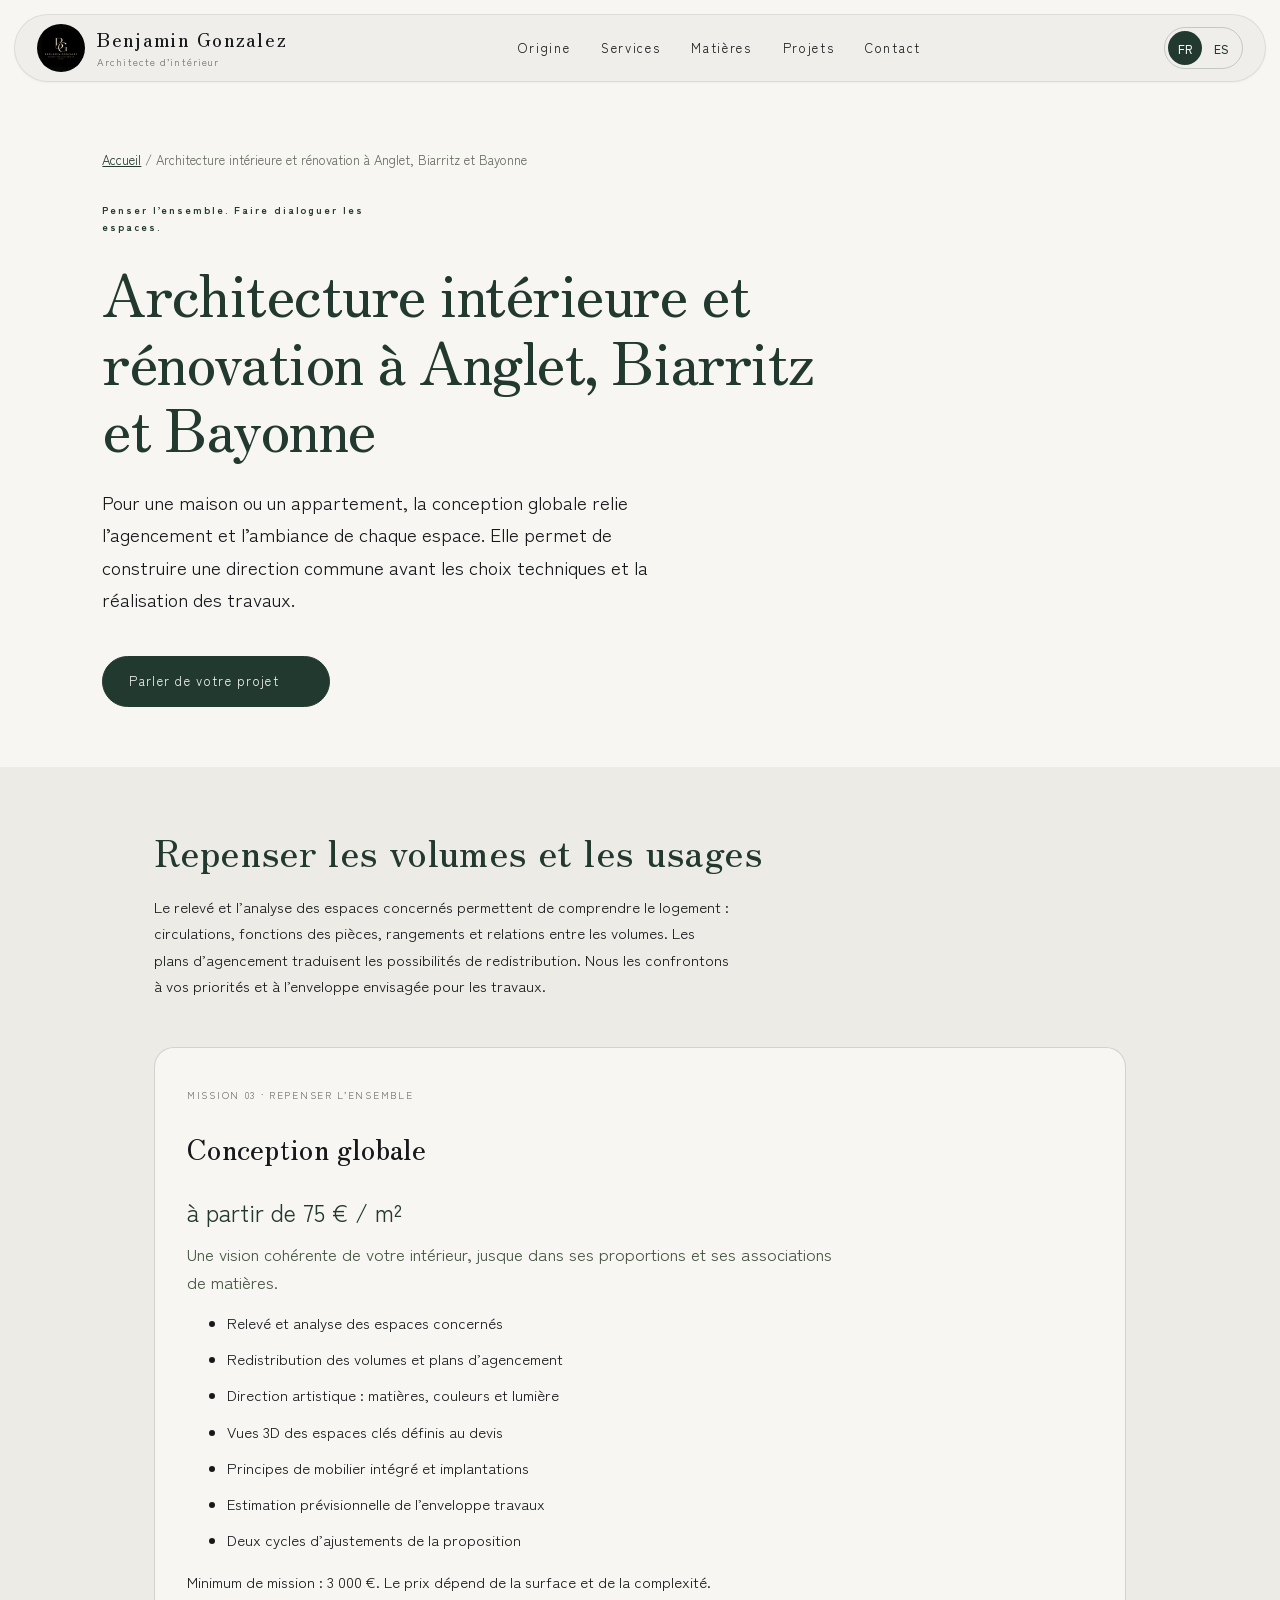
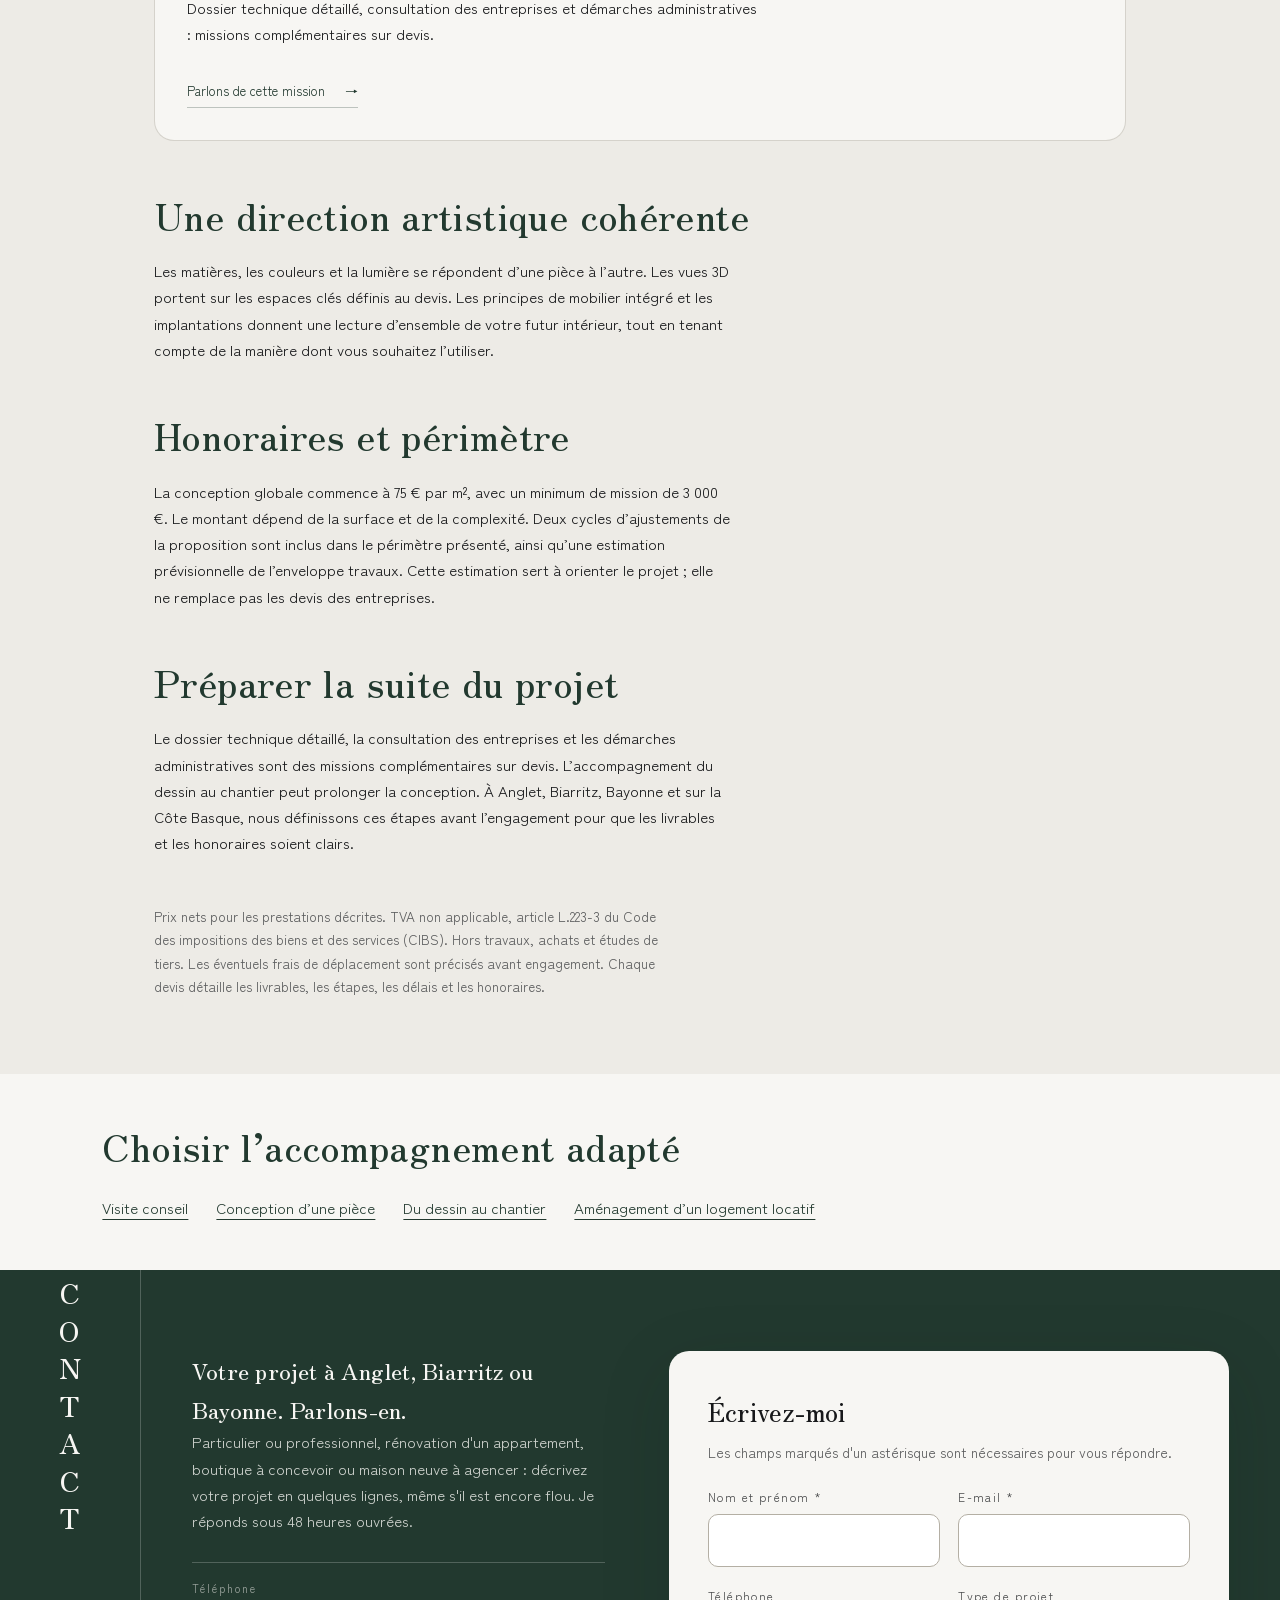
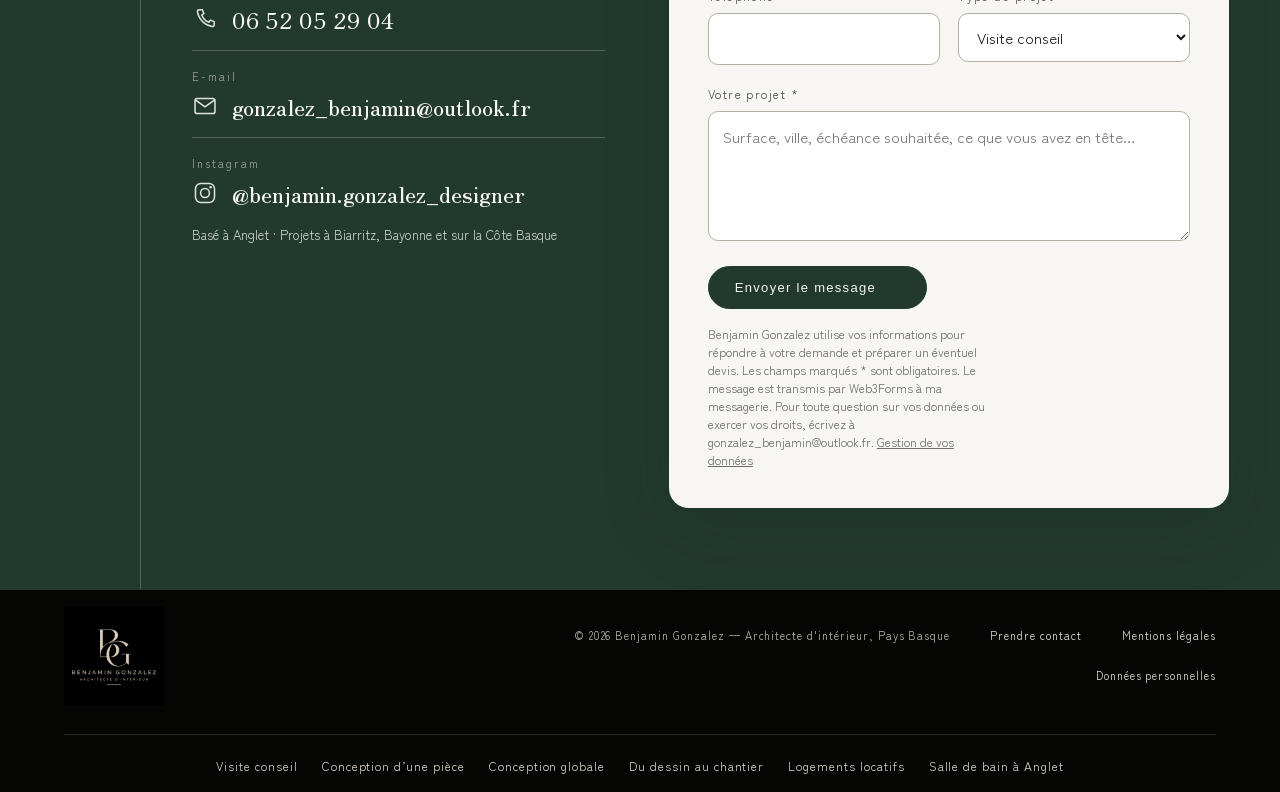
<file: services/conception-globale/index.html>
<!DOCTYPE html>

<html lang="fr"><head>
<meta charset="utf-8"/>
<meta content="width=device-width, initial-scale=1" name="viewport"/>
<title>Conception globale d’intérieur, Côte Basque | Benjamin Gonzalez</title>
<meta content="Architecte d’intérieur à Anglet : conception globale à Biarritz et Bayonne. Plans, matières et 3D dès 75 €/m². Minimum de mission : 3 000 €." name="description"/>
<meta content="Conception globale d’intérieur, Côte Basque | Benjamin Gonzalez" property="og:title"/>
<meta content="Architecte d’intérieur à Anglet : conception globale à Biarritz et Bayonne. Plans, matières et 3D dès 75 €/m². Minimum de mission : 3 000 €." property="og:description"/>
<meta content="https://benjamin-gonzalez-design.fr/img/logo-benjamin-gonzalez-partage-2026.jpg" property="og:image"/>
<meta content="https://benjamin-gonzalez-design.fr/services/conception-globale/" property="og:url"/>
<meta content="website" property="og:type"/>
<meta content="#22392F" name="theme-color"/>
<link href="https://fonts.googleapis.com" rel="preconnect"/>
<link crossorigin="" href="https://fonts.gstatic.com" rel="preconnect"/>
<link href="https://fonts.googleapis.com/css2?family=Zen+Kaku+Gothic+New:wght@400;500;700&amp;family=Zen+Old+Mincho:wght@400;500;600&amp;display=swap" rel="stylesheet"/>
<style>
/* ============================================================
   benjamin-gonzalez-design.fr — feuille de style
   ------------------------------------------------------------
   Pour changer l'apparence du site, tout se règle dans le bloc
   « Réglages » ci-dessous : couleurs, polices, largeur du rail.
   Une seule valeur modifiée se répercute sur toute la page.

   Sommaire
     1. Réglages          6. Services
     2. Base              7. Ambiance et projets
     3. Navigation        8. Contact et formulaire
     4. Accueil           9. Pied de page
     5. Sections         10. Adaptation aux écrans
   ============================================================ */

:root{
  --carta:      #EDEBE6;   /* fond, plâtre tiède */
  --latte:      #F7F6F3;   /* surfaces claires */
  --sumi:       #17181A;   /* encre */
  --pietra:     #B4AFA4;   /* filets, texte secondaire */
  --verde:      #22392F;   /* vert laque — la seule couleur forte */
  --verde-clair:#3C5A4A;

  /* ── Palettes de rechange ──────────────────────────────────
     Pour changer l'ambiance du site, remplacez les quatre valeurs
     ci-dessus par l'une de ces séries. Rien d'autre à modifier.

     Gris pierre + orange brûlé (industriel, chaleureux) :
       --carta:#E8E6E1; --latte:#F4F3F0; --sumi:#1C1C1A;
       --pietra:#A8A49C; --verde:#B4552A; --verde-clair:#C9704A;

     Vert mousse + rose poudré (organique, doux) :
       --carta:#EFEDE8; --latte:#F8F7F4; --sumi:#1A1C18;
       --pietra:#B6B2A6; --verde:#4A5B3C; --verde-clair:#6B7C5A;

     Chocolat + bleu glacier (éditorial, premium) :
       --carta:#EDEAE4; --latte:#F7F5F1; --sumi:#191613;
       --pietra:#B3AA9E; --verde:#4A3225; --verde-clair:#6B4A36;
     ────────────────────────────────────────────────────────── */

  --mincho: "Zen Old Mincho", Georgia, "Times New Roman", serif;
  --gothic: "Zen Kaku Gothic New", -apple-system, BlinkMacSystemFont, "Segoe UI", sans-serif;

  --rail: clamp(120px, 11vw, 190px);   /* largeur du rail vertical */
  --pad: clamp(20px, 5vw, 64px);
}

*,*::before,*::after{ box-sizing:border-box; }
html{ scroll-behavior:smooth; -webkit-text-size-adjust:100%; }
@media (prefers-reduced-motion: reduce){
  html{ scroll-behavior:auto; }
  *{ animation:none !important; transition:none !important; }
}
body{
  margin:0;
  background:var(--carta);
  color:var(--sumi);
  font-family:var(--gothic);
  font-size:clamp(15px,1.05vw,17px);
  line-height:1.75;
  font-weight:400;
  -webkit-font-smoothing:antialiased;
  overflow-x:hidden;
}
img{ display:block; max-width:100%; height:auto; }
a{ color:inherit; }
h1,h2,h3{ font-family:var(--mincho); font-weight:500; margin:0; letter-spacing:.01em; }
p{ margin:0 0 1.1em; max-width:62ch; }
:focus-visible{ outline:2px solid var(--verde); outline-offset:4px; }

/* ---------- Barre de navigation ---------- */
.nav{
  position:fixed; z-index:60;
  top:14px; left:14px; right:14px;
  display:flex; align-items:center; justify-content:space-between;
  gap:16px; padding:12px 22px;
  border-radius:999px;
  background:rgba(237,235,230,.72);
  border:1px solid rgba(23,24,26,.08);
  backdrop-filter:blur(14px) saturate(1.2);
  -webkit-backdrop-filter:blur(14px) saturate(1.2);
  box-shadow:0 1px 2px rgba(23,24,26,.04);
  transition:top .4s ease, padding .4s ease, background .4s ease,
             box-shadow .4s ease, transform .45s cubic-bezier(.2,.7,.2,1);
}
.nav.is-stuck{
  background:rgba(237,235,230,.92);
  box-shadow:0 6px 24px rgba(23,24,26,.10);
  padding-top:10px; padding-bottom:10px;
}
/* La barre s'efface vers le bas quand on descend, revient quand on remonte */
.nav.is-hidden{ transform:translateY(-140%); }

/* ── Repère de lecture ── */
.progress{
  position:fixed; top:0; left:0; right:0; height:2px; z-index:70;
  background:transparent; pointer-events:none;
}
.progress span{
  display:block; height:100%; width:0;
  background:var(--verde); transition:width .1s linear;
}
.brand{
  display:flex; align-items:baseline; gap:10px;
  min-width:0; text-decoration:none; line-height:1.2;
}
.brand b{
  font-family:var(--mincho); font-weight:500;
  font-size:clamp(15px,1.5vw,20px); letter-spacing:.09em; white-space:nowrap;
}
.brand span{
  font-size:clamp(10px,.85vw,12px); letter-spacing:.14em;
  color:var(--pietra); white-space:nowrap;
}
.brand span::before{ content:"／"; margin-right:9px; }
@media (max-width:560px){
  .brand{ flex-direction:column; align-items:flex-start; gap:1px; }
  .brand span::before{ content:none; }
}
.nav-links{ display:flex; gap:clamp(14px,2.4vw,34px); }
.nav-links a{
  text-decoration:none; font-size:13px; letter-spacing:.13em;
  padding:4px 0; position:relative; color:var(--sumi);
}
.nav-links a::after{
  content:""; position:absolute; left:0; right:100%; bottom:0;
  height:1px; background:var(--verde); transition:right .35s ease;
}
.nav-links a:hover::after, .nav-links a:focus-visible::after{ right:0; }
@media (max-width:720px){ .nav-links{ display:none; } }

/* ---------- Hero ---------- */
.hero{
  min-height:100svh; position:relative;
  display:grid; grid-template-columns:var(--rail) 1fr;
  border-bottom:1px solid rgba(23,24,26,.12);
}
.hero-rail{
  border-right:1px solid rgba(23,24,26,.12);
  display:flex; flex-direction:column; align-items:center; justify-content:flex-end;
  padding-bottom:24px; gap:22px;
}
.rail-text{
  writing-mode:vertical-rl; text-orientation:mixed;
  font-weight:700; font-size:clamp(12px,1vw,15px);
  letter-spacing:.3em; color:var(--verde);
}
.rail-line{ width:2px; height:90px; background:var(--verde); }
.hero-body{
  display:grid; grid-template-columns:1.05fr .95fr; align-items:end;
}
.hero-copy{ padding:0 clamp(24px,3.4vw,56px) clamp(48px,7vh,88px); }
.hero-copy h1{
  font-size:clamp(40px,6.2vw,96px); line-height:1.06;
  margin:0 0 26px; max-width:13ch; letter-spacing:-.01em;
}
.hero-copy .lede{ font-size:clamp(16px,1.25vw,19px); color:#3A3B3C; max-width:46ch; }
.hero-actions{ display:flex; flex-wrap:wrap; gap:12px; margin-top:30px; }
.hero-media{ align-self:stretch; position:relative; overflow:hidden; background:var(--latte); }
.hero-media img{ width:100%; height:100%; object-fit:cover; object-position:center 40%; }
/* Si le visuel est un montage ou une image détourée qu'il ne faut pas recadrer,
   ajoutez la classe "fit" sur la balise <img> : elle sera affichée entière. */
.hero-media img.fit{ object-fit:contain; padding:clamp(16px,3vw,48px); }
.hero-quote{
  position:absolute; left:0; right:0; bottom:0;
  padding:24px clamp(20px,2.6vw,34px);
  background:linear-gradient(to top, rgba(23,24,26,.80), rgba(23,24,26,0));
  color:var(--latte); font-family:var(--mincho);
  font-size:clamp(14px,1.05vw,17px); line-height:1.55;
}
.hero-quote small{ display:block; margin-top:6px; font-family:var(--gothic); font-size:11px; letter-spacing:.16em; color:rgba(247,246,243,.7); }
@media (max-width:900px){
  .hero{ grid-template-columns:var(--rail) 1fr; min-height:auto; }
  .hero-body{ grid-template-columns:1fr; }
  .hero-copy{ padding:120px 20px 40px; }
  .hero-media{ height:60vh; min-height:320px; }
}

/* Révélation d'ouverture — un seul moment orchestré */
.reveal-item{ opacity:0; transform:translateY(14px); animation:rise .9s cubic-bezier(.2,.7,.2,1) forwards; }
.reveal-item:nth-child(2){ animation-delay:.12s; }
.reveal-item:nth-child(3){ animation-delay:.24s; }
@keyframes rise{ to{ opacity:1; transform:none; } }

/* Apparition douce des blocs au défilement */
.appear{ opacity:0; transform:translateY(22px); }
.appear.seen{ opacity:1; transform:none; transition:opacity .8s ease, transform .8s cubic-bezier(.2,.7,.2,1); }
.appear.d1.seen{ transition-delay:.08s; }
.appear.d2.seen{ transition-delay:.16s; }
.appear.d3.seen{ transition-delay:.24s; }
@media (prefers-reduced-motion: reduce){
  .appear{ opacity:1; transform:none; }
}

/* Trait qui se déploie sous les titres de section */
.section-body > h2{ position:relative; padding-bottom:18px; }
.section-body > h2::after{
  content:""; position:absolute; left:0; bottom:0;
  width:0; height:2px; background:var(--verde);
  transition:width 1s cubic-bezier(.2,.7,.2,1) .2s;
}
.section-body > h2.seen::after{ width:76px; }
#contact .section-body > h2::after{ background:var(--latte); }

/* ── Indice de défilement sous l'accroche ── */
.cue{
  display:inline-flex; align-items:center; gap:12px;
  margin-top:38px; text-decoration:none; color:var(--verde);
}
.cue-line{
  display:block; width:1px; height:46px;
  background:linear-gradient(to bottom, var(--verde), transparent);
  position:relative; overflow:hidden;
}
.cue-line::after{
  content:""; position:absolute; left:0; top:-46px;
  width:1px; height:46px; background:var(--verde);
  animation:filer 2.4s ease-in-out infinite;
}
@keyframes filer{
  0%{ transform:translateY(0); opacity:0; }
  25%{ opacity:1; }
  100%{ transform:translateY(92px); opacity:0; }
}
.cue-text{ font-size:11px; letter-spacing:.24em; text-transform:uppercase; }
@media (prefers-reduced-motion: reduce){ .cue-line::after{ animation:none; } }

/* ---------- Boutons ---------- */
.btn{
  display:inline-flex; align-items:center; gap:10px;
  padding:13px 26px; border-radius:999px; text-decoration:none;
  font-size:13px; letter-spacing:.1em; border:1px solid var(--verde);
  background:var(--verde); color:var(--latte);
  transition:background .25s ease, color .25s ease;
  cursor:pointer;
}
.btn::after{
  content:"→"; display:inline-block;
  transform:translateX(-4px); opacity:0;
  transition:transform .35s cubic-bezier(.2,.7,.2,1), opacity .3s ease;
}
.btn:hover{ background:transparent; color:var(--verde); }
.btn:hover::after{ transform:translateX(0); opacity:1; }
.btn:active{ transform:translateY(1px); }
.btn-ghost{ background:transparent; color:var(--verde); }
.btn-ghost:hover{ background:var(--verde); color:var(--latte); }

/* ---------- Structure des sections ---------- */
.section{
  display:grid; grid-template-columns:var(--rail) 1fr;
  border-bottom:1px solid rgba(23,24,26,.12);
}
.section-rail{
  border-right:1px solid rgba(23,24,26,.12);
  position:relative;
}
.rail-title{
  position:sticky; top:104px;
  writing-mode:vertical-rl; text-orientation:upright;
  font-family:var(--mincho); font-weight:600;
  font-size:clamp(22px,2.2vw,34px); letter-spacing:.34em;
  text-transform:uppercase;
  margin:0 auto; padding:10px 0;
  display:block; width:max-content;
  color:var(--verde);
}
.section-body{ padding:clamp(64px,9vh,132px) clamp(24px,4vw,72px); }
.section-body > h2{
  font-size:clamp(30px,3.9vw,60px); line-height:1.16; max-width:19ch; margin-bottom:30px;
}
@media (max-width:900px){
  .section{ grid-template-columns:var(--rail) 1fr; }
  .section-body{ padding:56px 20px; }
}

/* ---------- Origine ---------- */
.origine-grid{ display:grid; grid-template-columns:1fr 1fr; gap:clamp(28px,4vw,64px); align-items:start; }
.origine-grid figure{ margin:0; position:sticky; top:110px; }
.origine-grid img{ width:100%; aspect-ratio:4/5; object-fit:cover; object-position:center; background:var(--latte); }
.origine-grid img.fit{ object-fit:contain; }
blockquote.pull{
  margin:32px 0 0; padding:24px 0 0;
  border-top:1px solid var(--pietra);
  font-family:var(--mincho); font-size:clamp(19px,1.9vw,27px); line-height:1.5;
}
.sub-head{
  font-size:clamp(19px,1.7vw,24px);
  margin:38px 0 16px;
}
.tools{
  list-style:none; margin:0; padding:0;
  display:grid; grid-template-columns:repeat(auto-fit,minmax(150px,1fr)); gap:1px;
  background:var(--pietra); border:1px solid var(--pietra);
}
.tools li{
  background:var(--latte); padding:14px 16px;
  font-family:var(--mincho); font-size:clamp(16px,1.4vw,19px);
}
.tools small{
  display:block; margin-top:3px;
  font-family:var(--gothic); font-size:11.5px; letter-spacing:.08em; color:#6A6B6C;
}
.skills{ display:grid; grid-template-columns:1fr 1fr; gap:24px 32px; }
.skills h4{
  font-family:var(--gothic); font-size:12px; font-weight:500; letter-spacing:.14em;
  margin:0 0 10px; padding-bottom:8px; color:var(--verde);
  border-bottom:1px solid var(--pietra);
}
.skills ul{ list-style:none; margin:0; padding:0; }
.skills li{
  font-size:14px; line-height:1.5; color:#4A4B4C;
  padding:5px 0 5px 16px; position:relative;
}
.skills li::before{
  content:""; position:absolute; left:0; top:13px;
  width:6px; height:1px; background:var(--verde);
}
@media (max-width:820px){ .origine-grid{ grid-template-columns:1fr; } .skills{ grid-template-columns:1fr; } }

/* ---------- Services : ligne tarifaire ---------- */
.tiers{ border-top:1px solid rgba(23,24,26,.16); margin-top:8px; }
.tier{
  display:grid; grid-template-columns:1fr auto; gap:8px 32px;
  padding:26px 0; border-bottom:1px solid rgba(23,24,26,.16);
  align-items:baseline;
}
/* Carte interactive : le bloc entier réagit, pas seulement le titre */
.tier.card{
  position:relative; padding:26px clamp(14px,1.6vw,24px);
  border:1px solid transparent; border-bottom-color:rgba(23,24,26,.16);
  border-radius:3px;
  transition:background .35s ease, border-color .35s ease, transform .35s cubic-bezier(.2,.7,.2,1);
}
.tier.card:hover{
  background:var(--latte);
  border-color:var(--pietra);
  transform:translateY(-3px);
}

/* Empilement au défilement : chaque carte se fixe sous la précédente.
   Uniquement sur écran large, où la hauteur le permet. */
@media (min-width:900px){
  .tiers{ padding-bottom:20vh; }
  .tier.card{
    position:sticky;
    background:var(--latte);
    border:1px solid var(--pietra);
    border-radius:4px;
    margin-bottom:20px;
    box-shadow:0 1px 2px rgba(23,24,26,.03);
    transition:box-shadow .4s ease, border-color .35s ease;
  }
  .tier.card:hover{ transform:none; box-shadow:0 10px 30px rgba(23,24,26,.08); }
  .tier.card:nth-child(1){ top:116px; z-index:1; }
  .tier.card:nth-child(2){ top:136px; z-index:2; }
  .tier.card:nth-child(3){ top:156px; z-index:3; }
  .tier.card:nth-child(4){ top:176px; z-index:4; }
  /* La dernière carte reste pleine, les précédentes s'effacent doucement */
  .tier.card:not(:last-child){ opacity:.96; }
}
.tier.card:hover .price{ color:var(--verde-clair); }
.tier.card::after{
  content:""; position:absolute; left:clamp(14px,1.6vw,24px); bottom:-1px;
  width:0; height:2px; background:var(--verde);
  transition:width .5s cubic-bezier(.2,.7,.2,1);
}
.tier.card:hover::after{ width:56px; }
.tier h3{ font-size:clamp(21px,2.4vw,34px); line-height:1.25; }
.tier .price{
  font-family:var(--mincho); font-size:clamp(17px,1.7vw,24px);
  color:var(--verde); white-space:nowrap;
}
.tier ul{
  grid-column:1/-1; list-style:none; margin:14px 0 0; padding:0;
  display:flex; flex-wrap:wrap; gap:8px 10px; max-width:78ch;
}
.tier li{
  font-size:13px; color:#4A4B4C; line-height:1.4;
  padding:5px 12px; border:1px solid var(--pietra); border-radius:999px;
  background:var(--latte);
}
.tier-note{ margin-top:26px; font-size:13.5px; color:#5A5B5C; }

/* Repli si une image ne peut pas se charger : le cadre reste, rien ne s'écrase */
.img-failed{
  display:flex; align-items:center; justify-content:center; text-align:center;
  background:var(--latte); border:1px dashed var(--pietra);
  color:#8A857A; font-size:12.5px; letter-spacing:.06em; padding:18px;
  min-height:220px;
}
.img-failed::before{ content:attr(data-label); }

/* ---------- Bande d'ambiance ---------- */
.band{ display:grid; grid-template-columns:1fr 1fr; gap:1px; background:var(--pietra); }
.band figure{ margin:0; position:relative; background:var(--latte); }
.band img{ width:100%; aspect-ratio:4/5; object-fit:cover; }
.band figcaption{
  position:absolute; left:0; right:0; bottom:0;
  padding:16px 18px;
  background:linear-gradient(to top, rgba(23,24,26,.72), rgba(23,24,26,0));
  color:var(--latte); font-family:var(--mincho); font-size:clamp(14px,1.2vw,18px);
}
.band figcaption small{
  display:block; margin-top:5px;
  font-family:var(--gothic); font-size:10.5px; letter-spacing:.1em;
  color:rgba(247,246,243,.65);
}
.band figcaption a{ color:inherit; }
@media (max-width:640px){ .band{ grid-template-columns:1fr; } }

/* ---------- Projets ---------- */
.projects{ display:grid; grid-template-columns:repeat(auto-fit,minmax(260px,1fr)); gap:clamp(16px,2vw,28px); }
.project{ margin:0; }
.project{ overflow:hidden; }
.project figure, .project > img{ display:block; }
.project img{
  width:100%; aspect-ratio:3/4; object-fit:cover; object-position:center;
  background:var(--latte);
  transition:transform 1.1s cubic-bezier(.2,.7,.2,1), filter .6s ease;
}
.project:hover img{ transform:scale(1.04); filter:saturate(1.06); }
.project.wide{ grid-column:span 2; }
.project.wide img{ aspect-ratio:16/10; }
.project figcaption{
  display:flex; justify-content:space-between; gap:16px;
  padding-top:12px; font-size:13px; color:#4A4B4C;
  border-top:1px solid rgba(23,24,26,.16); margin-top:12px;
}
.project figcaption b{ font-weight:500; color:var(--sumi); }
.placeholder{
  width:100%; aspect-ratio:3/4; background:var(--latte);
  border:1px dashed var(--pietra);
  display:flex; align-items:center; justify-content:center;
  color:var(--pietra); font-size:13px; text-align:center; padding:20px;
}
@media (max-width:820px){ .project.wide{ grid-column:span 1; } .project.wide img{ aspect-ratio:3/4; } }

/* ---------- Contact ---------- */
#contact{ background:var(--verde); color:var(--latte); border-bottom:none; }
#contact .section-rail{ border-right-color:rgba(247,246,243,.22); }
#contact .rail-title{ color:var(--latte); }
#contact h2{ color:var(--latte); }
#contact p{ color:rgba(247,246,243,.82); }
.contact-grid{ display:grid; grid-template-columns:.85fr 1.15fr; gap:clamp(32px,5vw,72px); align-items:start; }
.contact-lines{ list-style:none; margin:28px 0 0; padding:0; }
.contact-lines li{ border-top:1px solid rgba(247,246,243,.22); }
.contact-lines a{
  display:block; padding:16px 0; text-decoration:none;
  transition:padding-left .35s ease;
}
.contact-lines .lbl{
  display:block; margin:0 0 6px;
  font-family:var(--gothic); font-size:11px; letter-spacing:.18em;
  color:rgba(247,246,243,.55);
}
.contact-lines .row{ display:flex; align-items:center; gap:14px; }
.contact-lines .val{
  font-family:var(--mincho); font-size:clamp(17px,1.8vw,25px);
  line-height:1.25; min-width:0; word-break:break-word;
}
.contact-lines a:hover{ padding-left:10px; }
.ico{
  flex:0 0 auto; width:26px; height:26px;
  fill:none; stroke:var(--latte); stroke-width:1.4;
  stroke-linecap:round; stroke-linejoin:round;
  color:var(--latte);
  transition:transform .35s cubic-bezier(.2,.7,.2,1), opacity .3s ease;
  opacity:.9;
}
.contact-lines a:hover .ico{ transform:translateY(-2px) scale(1.06); opacity:1; }

/* Formulaire */
.form{ background:var(--latte); color:var(--sumi); padding:clamp(24px,3vw,40px); }
.form h3{ font-size:clamp(22px,2vw,28px); margin-bottom:6px; }
.form .form-intro{ font-size:14px; color:#5A5B5C; margin-bottom:22px; }
.field{ margin-bottom:18px; }
.field label{ display:block; font-size:12px; letter-spacing:.12em; margin-bottom:7px; color:#4A4B4C; }
.field input, .field select, .field textarea{
  width:100%; padding:12px 14px; font:inherit; font-size:15px;
  color:var(--sumi); background:#fff;
  border:1px solid var(--pietra); border-radius:2px;
  transition:border-color .2s ease;
}
.field input:focus, .field select:focus, .field textarea:focus{ border-color:var(--verde); outline:none; box-shadow:0 0 0 3px rgba(34,57,47,.12); }
.field textarea{ min-height:130px; resize:vertical; }
.field-row{ display:grid; grid-template-columns:1fr 1fr; gap:18px; }
.hp{ position:absolute; left:-9999px; width:1px; height:1px; overflow:hidden; }
.form-foot{ display:flex; align-items:center; gap:16px; flex-wrap:wrap; margin-top:6px; }
.consent{ font-size:12px; color:#6A6B6C; max-width:40ch; line-height:1.5; }
.status{ margin-top:16px; font-size:14px; padding:12px 14px; border-radius:2px; display:none; }
.status.ok{ display:block; background:rgba(34,57,47,.10); color:var(--verde); border:1px solid rgba(34,57,47,.3); }
.status.err{ display:block; background:rgba(150,40,30,.08); color:#8A2A20; border:1px solid rgba(150,40,30,.3); }
@media (max-width:900px){ .contact-grid{ grid-template-columns:1fr; } .field-row{ grid-template-columns:1fr; } }

/* ---------- Pied de page ---------- */
.footer{
  background:var(--verde); color:rgba(247,246,243,.6);
  padding:26px var(--pad) 34px;
  border-top:1px solid rgba(247,246,243,.18);
  display:flex; justify-content:space-between; gap:14px; flex-wrap:wrap;
  font-size:12px; letter-spacing:.08em;
}
.footer a{ text-decoration:none; }
.footer a:hover{ color:var(--latte); }

/* ═══════════ Adaptation aux formats d'écran ═══════════ */

/* Grand écran : on laisse respirer le rail */
@media (min-width:1600px){
  :root{ --rail:118px; }
  .section-body{ padding-left:clamp(48px,5vw,110px); padding-right:clamp(48px,5vw,110px); }
}

/* Tablette paysage */
@media (max-width:1100px){
  .contact-grid{ gap:40px; }
  .tier ul{ max-width:none; }
}

/* Tablette portrait et petit portable */
@media (max-width:900px){
  :root{ --rail:80px; }
  .rail-title{ top:80px; letter-spacing:.26em; font-size:22px; }
  .hero-rail{ padding-bottom:16px; }
  .rail-text{ font-size:10px; letter-spacing:.28em; }
  .rail-line{ height:44px; }
}

/* Téléphone */
@media (max-width:640px){
  :root{ --rail:60px; }
  .nav{ top:10px; left:10px; right:10px; padding:10px 16px; }
  .cue{ margin-top:28px; }
  .cue-line{ height:36px; }
  .tier.card{ padding:20px 12px; }
  .origine-grid figure{ position:static; }
  body{ line-height:1.7; }

  .nav{ padding:12px 16px; }
  .section-body{ padding:48px 16px 56px; }
  .hero-copy{ padding:132px 16px 40px; }
  .hero-media{ height:52vh; min-height:280px; }

  /* Tarifs : prix sous le titre, pas à côté */
  .tier{ grid-template-columns:1fr; padding:22px 0; }
  .tier .price{ justify-self:start; }
  .tier ul{ gap:7px 8px; margin-top:12px; }
  .tier li{ font-size:12.5px; padding:4px 10px; }

  .tools{ grid-template-columns:1fr 1fr; }
  .projects{ grid-template-columns:1fr; }
  .form{ padding:22px 18px; }
  .form-foot{ gap:12px; }
  .btn{ width:100%; justify-content:center; }
  .footer{ flex-direction:column; gap:8px; padding:22px 16px 28px; }
}

/* Très petits écrans */
@media (max-width:380px){
  :root{ --rail:50px; }
  .tools{ grid-template-columns:1fr; }
  .rail-title{ letter-spacing:.2em; font-size:19px; }
}

/* Écrans tactiles : pas d'effet au survol qui reste collé */
@media (hover:none){
  .tier.card:hover{ background:transparent; border-color:transparent;
                    border-bottom-color:rgba(23,24,26,.16); transform:none; }
  .tier.card:hover::after{ width:0; }
  .btn:hover{ background:var(--verde); color:var(--latte); }
  .btn-ghost:hover{ background:transparent; color:var(--verde); }
  .contact-lines a:hover{ padding-left:0; }
}

/* Impression */
@media print{
  .nav, .hero-actions, .form, .hero-quote, .cue, .progress{ display:none; }
  body{ background:#fff; }
  .section, .hero{ grid-template-columns:1fr; }
  .section-rail, .hero-rail{ display:none; }
}


/* Évolution de la version d’origine : palette, rails et typographies conservés. */
html{scroll-padding-top:105px}.skip{position:fixed;left:20px;top:-100px;background:var(--latte);z-index:100;padding:12px}.skip:focus{top:15px}.eyebrow{font-family:var(--gothic);font-size:10px;letter-spacing:.19em;color:var(--verde);font-weight:700;margin-bottom:22px}.nav{backdrop-filter:blur(22px);-webkit-backdrop-filter:blur(22px)}.nav:focus-within,.nav:has(.nav-links.open){transform:none}.brand span{color:#686a60}.menu-toggle{display:none}.hero-copy{padding-top:135px}.hero-copy h1{font-size:clamp(42px,4.8vw,76px);max-width:14ch;line-height:1.09;letter-spacing:-.035em}.hero-media{margin:100px 24px 24px 0;border-radius:24px;min-width:0}.hero-quote{padding-top:65px}.signature-strip{display:grid;grid-template-columns:repeat(3,1fr);gap:35px;padding:42px 5vw 42px calc(var(--rail) + 4vw);background:var(--latte);border-bottom:1px solid #17181a20}.signature-strip>div{border-left:1px solid #b4afa480;padding-left:22px}.signature-strip strong{display:block;font-family:var(--mincho);font-size:clamp(23px,2.5vw,36px);font-weight:500;color:var(--verde)}.signature-strip span{font-size:12px;color:#61645d}.origine-grid img,.band img,.project,.form{border-radius:20px}.section-body>h2{letter-spacing:-.025em}.tiers{border:0;padding-bottom:0;display:grid;gap:22px}.tier.card{position:relative;top:auto!important;margin:0;padding:30px;background:var(--latte);border:1px solid #b4afa46b;border-radius:20px;box-shadow:0 6px 25px #17181a03;opacity:1!important}.tier.card:hover{transform:translateY(-2px);box-shadow:0 12px 35px #17181a08}.tier.card::after{display:none}.mission-number{grid-column:1/-1;font-family:var(--gothic);font-size:10px;letter-spacing:.17em;color:#686a60;margin-bottom:14px}.tier h3{font-size:clamp(23px,2.2vw,34px)}.tier li{border-color:#b4afa480;background:#fff9}.mission-link{grid-column:1/-1;justify-self:start;font-size:13px;color:var(--verde);text-decoration:none;margin-top:16px;border-bottom:1px solid #22392f45;padding-bottom:4px}.mission-link span{margin-left:16px}#methode{background:var(--latte)}.process-grid{display:grid;grid-template-columns:repeat(4,1fr);gap:30px;margin-top:42px}.process-grid article{border-top:1px solid #b4afa4;padding-top:20px}.process-grid article>span{font-size:12px;letter-spacing:.12em;color:#62695f}.process-grid h3{font-size:25px;margin:25px 0 13px;color:var(--verde)}.process-grid p{font-size:14px;line-height:1.65;color:#5b5c57}.band figcaption small{line-height:1.5}.projects{grid-template-columns:minmax(0,1fr);max-width:900px}.project{overflow:hidden;background:var(--latte)}.project img{width:100%;aspect-ratio:16/10;object-fit:cover}.project figcaption{padding:20px 25px}.faq{margin-top:35px;max-width:900px}.faq details{border-top:1px solid #b4afa480;padding:22px 0}.faq details:last-child{border-bottom:1px solid #b4afa480}.faq summary{list-style:none;cursor:pointer;display:flex;justify-content:space-between;align-items:center;gap:20px;font-size:18px;color:var(--verde)}.faq summary::-webkit-details-marker{display:none}.faq summary::after{content:'+';font-size:24px;font-weight:400;flex-shrink:0}.faq details[open] summary::after{content:'−'}.faq details p{margin:18px 0 0;color:#5b5c57;font-size:15px}.field input,.field select,.field textarea{border-radius:10px}#contact .form p{color:#5a5b5c}.field{min-width:0}.form{box-shadow:0 20px 70px #10241b26}.status:not(:empty){display:block}.menu-toggle:focus-visible{outline-offset:2px}
@media(max-width:1100px){.brand{flex-direction:column;align-items:flex-start;gap:4px}.brand span::before{content:none}.process-grid{grid-template-columns:1fr 1fr}.hero-media{margin-right:16px}.tier{grid-template-columns:1fr}.tier .price{justify-self:start}}
@media(max-width:900px){.hero-copy{padding-top:145px}.hero-media{margin:0 20px 25px;height:55vh}.hero-copy h1{max-width:18ch}.signature-strip{padding:30px 25px 30px calc(var(--rail) + 20px);gap:20px}.signature-strip strong{font-size:24px}.signature-strip span{font-size:11px}.signature-strip>div{padding-left:14px}.origine-grid figure{position:static}}
@media(max-width:720px){.menu-toggle{display:flex;flex-direction:column;justify-content:center;align-items:center;gap:6px;width:44px;height:44px;background:none;border:0;cursor:pointer;color:var(--verde)}.menu-toggle span{display:block;width:22px;height:1px;background:currentColor}.nav-links{display:none;position:absolute;top:calc(100% + 8px);left:0;right:0;border-radius:20px;background:#f7f6f3;border:1px solid #b4afa466;box-shadow:0 15px 35px #17181a12;padding:15px 24px}.nav-links.open{display:flex;flex-direction:column;gap:6px}.nav-links a{padding:11px 0}.nav-links a::after{display:none}.signature-strip{grid-template-columns:1fr;padding-left:calc(var(--rail) + 20px);gap:22px}.signature-strip>div{display:flex;flex-direction:column}.signature-strip strong{font-size:26px}.tier.card{padding:24px 18px}.hero-copy h1{font-size:clamp(35px,8vw,52px)}.eyebrow{font-size:9px;letter-spacing:.1em}.hero-media{margin:0 15px 20px;border-radius:18px}.process-grid{gap:22px}.process-grid h3{font-size:22px}.process-grid p{font-size:13px}.faq summary{font-size:16px}.project img{aspect-ratio:4/5}.project figcaption{padding:18px}.field input,.field select,.field textarea{font-size:16px}.btn{letter-spacing:.06em}.brand b{letter-spacing:.03em}.hero-quote{font-size:13px}.form .status{overflow-wrap:anywhere}}
@media(max-width:430px){.process-grid{grid-template-columns:1fr}.process-grid h3{margin-top:15px}.tier .price{white-space:normal}.hero-copy h1{font-size:36px}.brand b{font-size:15px}.brand span{font-size:9px}.hero-copy{padding-top:130px}}
@media(prefers-reduced-motion:reduce){*,*::before,*::after{animation:none!important;transition:none!important}.reveal-item,.appear{opacity:1;transform:none}}

/* Identité fournie : fichier original conservé, cadrage du monogramme en CSS. */
.nav .brand-logo{display:flex;flex-direction:row;align-items:center;gap:12px}.brand-logo>span::before{content:none}.brand-logo .brand-mark{display:block;position:relative;overflow:hidden;flex:0 0 54px;width:54px;height:54px;border-radius:50%;background:#050504}.brand-mark img{position:absolute;width:150px;max-width:none;height:150px;left:-48px;top:-37px;object-fit:contain}.brand-logo .brand-wordmark{display:flex;flex-direction:column;align-items:flex-start;gap:5px;white-space:normal;letter-spacing:normal}.brand-wordmark b{color:var(--sumi)}.brand-wordmark small{font-size:10px;letter-spacing:.11em;color:#686a60}.nav{padding-top:9px;padding-bottom:9px}.footer-logo{display:flex;align-items:center;justify-content:space-between;gap:40px;padding:30px clamp(24px,5vw,80px);background:#050504;color:#dcd5c9}.footer-signature{display:block;flex:0 0 220px}.footer-signature img{width:220px;height:220px;object-fit:contain}.footer-info{display:flex;flex-wrap:wrap;justify-content:flex-end;gap:20px 40px;font-size:12px;max-width:650px}.footer-info a{color:#e4ded3}.footer-info>span:first-child{color:#b9b3a7}
@media(max-width:720px){.brand-logo .brand-mark{flex-basis:44px;width:44px;height:44px}.brand-mark img{width:125px;height:125px;left:-40px;top:-31px}.brand-logo .brand-wordmark{gap:3px}.brand-wordmark small{font-size:9px}.nav .brand-logo{gap:9px}.footer-logo{flex-direction:column;gap:12px;padding:24px}.footer-signature{flex:0 0 auto}.footer-signature img{width:200px;height:200px}.footer-info{justify-content:center;text-align:center;font-size:11px;gap:14px}}
@media(max-width:380px){.brand-wordmark b{font-size:13px}.brand-wordmark small{font-size:8px}.nav{gap:5px}.nav .brand-logo{gap:7px}}

/* Galerie des quatre projections fournies. */
#projections{background:var(--latte)}.visual-grid{display:grid;grid-template-columns:repeat(2,minmax(0,1fr));gap:35px 26px;margin-top:38px}.visual-card{margin:0;min-width:0}.visual-wide{grid-column:1/-1}.visual-open{display:block;position:relative;overflow:hidden;border-radius:22px;background:#e2dfd8}.visual-open img{width:100%;aspect-ratio:6/5;object-fit:cover;transition:transform .65s ease}.visual-wide .visual-open img{aspect-ratio:16/10;object-position:center}.visual-plan .visual-open img{aspect-ratio:auto;object-fit:contain}.visual-open:hover img{transform:scale(1.025)}.visual-zoom{position:absolute;right:18px;bottom:18px;width:42px;height:42px;display:grid;place-items:center;border-radius:50%;background:#f7f6f3ed;color:var(--verde);font-size:23px;backdrop-filter:blur(12px)}.visual-card figcaption{padding:20px 2px 0}.visual-card small{font-size:9px;letter-spacing:.13em;color:#6e7167}.visual-card h3{font-size:clamp(24px,2.3vw,34px);line-height:1.2;margin:10px 0;color:var(--verde)}.visual-card p{font-size:13px;color:#65675f;margin:0}.visual-end{display:flex;justify-content:space-between;align-items:center;gap:24px;margin-top:35px;padding-top:25px;border-top:1px solid #b4afa466}.visual-end>span{font-size:12px;color:#65675f}#visual-dialog{position:fixed;max-width:96vw;max-height:96vh;width:1200px;border:0;border-radius:16px;background:#111;color:#eee;padding:60px 20px 20px;box-shadow:0 20px 90px #0008}#visual-dialog::backdrop{background:#000d;backdrop-filter:blur(8px)}#visual-dialog figure{margin:0}#visual-full{display:block;width:100%;height:auto;max-height:75vh;object-fit:contain}#visual-caption{text-align:center;font-size:13px;padding-top:15px}.visual-close{position:absolute;right:20px;top:13px;background:#ffffff16;color:#eee;border:1px solid #ffffff30;border-radius:99px;padding:8px 15px;font:inherit;font-size:12px;cursor:pointer}.visual-close span{font-size:18px;margin-left:10px}body.gallery-open{overflow:hidden}
@media(max-width:720px){.visual-grid{grid-template-columns:1fr;gap:28px}.visual-wide{grid-column:auto}.visual-open{border-radius:16px}.visual-open img,.visual-wide .visual-open img{aspect-ratio:auto;object-fit:contain}.visual-card h3{font-size:25px}.visual-end{flex-direction:column;align-items:flex-start}.visual-zoom{width:36px;height:36px;right:12px;bottom:12px}.visual-card small{font-size:8px}.visual-end .btn{font-size:12px}.visual-close{min-height:40px}#visual-dialog{padding:65px 10px 20px}}

/* Matières : ancrage basque, composition italienne et japonaise. */
#ambiance.materials-section{background:#22392f;color:#f2eee5}.materials-section .section-rail{border-color:#f2eee526}.materials-section .rail-title{color:#d8decb}.materials-section .section-body{padding-top:95px;padding-bottom:75px;min-width:0}.materials-intro{display:grid;grid-template-columns:1.5fr 1fr;align-items:end;gap:60px}.materials-section .eyebrow{color:#bcc8b2;font-size:10px;letter-spacing:.16em}.materials-intro h2{font-size:clamp(35px,4.3vw,67px);line-height:1.1;letter-spacing:-.035em;margin:0}.materials-intro h2 em{font-style:normal;color:#c7ccba}.materials-intro>p{font-size:15px;line-height:1.8;color:#d2d7cd;margin:0;max-width:39ch}.materials-statement{display:flex;align-items:center;gap:20px;margin:48px 0 40px;padding:25px 0;border-top:1px solid #f2eee526;border-bottom:1px solid #f2eee526}.material-green{width:48px;height:48px;border-radius:50%;background:#3d5a47;border:1px solid #aab69f66;box-shadow:inset 0 1px 12px #0002;flex-shrink:0}.materials-statement p{font-size:14px;line-height:1.55;margin:0;color:#d2d7cd}.materials-statement strong{font-weight:500;color:#f2eee5}.material-location{margin-left:auto;text-align:right;font-size:9px;letter-spacing:.18em;line-height:1.8;color:#bac5b2}.material-selector{display:grid;grid-template-columns:repeat(4,minmax(0,1fr));gap:12px;margin-bottom:24px}.material-selector[hidden]{display:none}.material-selector button{display:flex;align-items:center;gap:15px;background:#ffffff06;border:1px solid #f2eee533;color:#e1e6d9;padding:15px 18px;border-radius:13px;text-align:left;cursor:pointer;font:inherit;transition:background .25s,border-color .25s}.material-selector button[aria-selected=true]{background:#f2eee5;color:#22392f;border-color:#f2eee5}.material-selector button:hover{border-color:#f2eee5}.material-selector button:focus-visible{outline:2px solid #e8dcc6;outline-offset:4px}.material-selector button>span:last-child{letter-spacing:0}.material-selector b{display:block;font-size:15px;font-weight:500;letter-spacing:0}.material-chip{display:block;width:38px;height:38px;border-radius:50%;border:1px solid #0002;flex-shrink:0}.chip-bois{background:linear-gradient(100deg,#9c7957,#c3a17b 33%,#ac835d 38%,#d0af86 72%,#9c7957)}.chip-mineral{background:linear-gradient(145deg,#dcd3c3,#ede5d8 55%,#c8bdab)}.chip-textile{background:repeating-linear-gradient(0deg,#aaadab 0 1px,#bcbeb9 1px 3px)}.chip-metal{background:linear-gradient(130deg,#161b19,#4d524e,#191e1b)}.material-panel{display:grid;grid-template-columns:1.35fr 1fr;min-height:520px;background:#f2eee5;border-radius:22px;overflow:hidden;color:#222721;margin-bottom:24px}.material-panel[hidden]{display:none}.material-image{position:relative;margin:0;min-width:0;min-height:520px;background:#bdb6a7;overflow:hidden}.material-image img{width:100%;height:100%;position:absolute;inset:0;object-fit:cover;object-position:40% center}.material-image figcaption{position:absolute;bottom:0;left:0;right:0;background:linear-gradient(transparent,#0009);padding:65px 25px 22px;font-size:9px;letter-spacing:.13em;color:#fff}.mineral-image img{object-position:85% center}.textile-image img{object-position:25% center}.metal-image img{object-position:60% center}.material-copy{padding:48px 36px;display:flex;flex-direction:column;justify-content:center}.material-kicker{font-size:10px;letter-spacing:.13em;color:#586849;margin-bottom:25px}.material-copy h3{font-size:clamp(28px,2.8vw,43px);line-height:1.15;letter-spacing:-.03em;color:#22392f;margin-bottom:24px}.material-copy p{font-size:15px;line-height:1.7;color:#4c514a}.material-copy .material-detail{font-size:13px;color:#63675f;margin-bottom:25px}.material-tags{display:flex;gap:8px;flex-wrap:wrap;margin-top:8px}.material-tags span{border:1px solid #22392f30;border-radius:99px;padding:5px 10px;font-size:10px;color:#46573e}.materials-closing{margin-top:52px;text-align:center;padding-top:22px}.materials-closing>span{font-size:9px;letter-spacing:.18em;color:#c0c9b5}.materials-closing p{font-family:var(--mincho);font-size:clamp(28px,3.4vw,48px);line-height:1.3;margin:25px auto;max-width:none;letter-spacing:-.02em}.materials-closing em{font-style:normal;color:#c7ccba}.materials-closing a{display:inline-block;font-size:13px;color:#f2eee5;text-decoration:none;border-bottom:1px solid #f2eee555;padding-bottom:7px}.materials-closing a span{margin-left:22px}.materials-closing a:focus-visible{outline-color:#f2eee5}
@media(max-width:1100px){.materials-intro{gap:30px}.material-selector button{padding:12px;gap:10px}.material-chip{width:30px;height:30px}.material-copy{padding:32px 25px}.material-panel{grid-template-columns:1.1fr 1fr}.material-copy h3{font-size:32px}.material-image{min-height:510px}}
@media(max-width:800px){.materials-intro{grid-template-columns:1fr;gap:24px}.materials-intro>p{max-width:60ch}.material-panel{grid-template-columns:1fr}.material-image{min-height:0;height:390px}.material-image img{object-position:center}.material-copy{padding:35px}.material-copy p{max-width:65ch}.material-selector{grid-template-columns:1fr 1fr}.materials-section .section-body{padding-top:60px;padding-bottom:60px}}
@media(max-width:520px){.materials-section .section-body{padding-left:17px;padding-right:17px}.materials-intro h2{font-size:36px}.materials-intro>p{font-size:14px}.materials-statement{gap:12px;margin-top:30px}.materials-statement p{font-size:12px}.material-green{width:32px;height:32px}.material-location{display:none}.material-selector{gap:8px}.material-selector button{gap:8px;padding:10px}.material-selector b{font-size:13px}.material-chip{width:28px;height:28px}.material-image{height:280px}.material-image figcaption{font-size:8px;padding-left:18px;padding-right:18px}.material-copy{padding:28px 20px}.material-copy h3{font-size:31px}.material-copy p{font-size:14px}.material-panel{border-radius:17px;min-height:0}.material-kicker{margin-bottom:18px}.materials-closing p{font-size:29px}.materials-closing a{font-size:12px}}

/* Prestations : intention, livrables et périmètre clairement séparés. */
.mission-intent{grid-column:1/-1;font-size:17px;color:#455541;margin:7px 0 4px;max-width:65ch;line-height:1.6}.tier .mission-scope{grid-column:1/-1;font-size:12px;line-height:1.65;color:#686a60;max-width:85ch;margin:18px 0 0;padding-top:16px;border-top:1px solid #b4afa455}.italian-note{border-left:2px solid #22392f;padding:5px 0 5px 24px;margin:35px 0}.italian-note .eyebrow{font-size:9px;margin:0 0 13px}.italian-note h3{font-size:30px;line-height:1.2;color:#22392f;margin-bottom:16px}.italian-note>p:last-child{font-size:14px;line-height:1.8}.material-selector b{font-size:14px}.visual-wide:first-child .visual-open img{aspect-ratio:16/9}.visual-card:not(.visual-wide) .visual-open img{aspect-ratio:16/10}.material-location{letter-spacing:.1em}.tier .price{font-size:clamp(17px,1.6vw,23px)}
@media(max-width:720px){.mission-intent{font-size:15px}.italian-note{padding-left:18px}.italian-note h3{font-size:27px}.material-selector b{font-size:12px}.material-selector button{gap:6px}.visual-card:not(.visual-wide) .visual-open img{aspect-ratio:auto}}

/* Navigation sensorielle : un mot, sans numéro ni pastille. */
.material-selector button{justify-content:center;text-align:center;min-height:60px;padding:16px 10px}.material-selector button .sense-label{font-size:16px;font-weight:500;letter-spacing:0;line-height:1.4}.material-selector button[aria-selected=true] .sense-label{color:var(--verde)}
@media(max-width:520px){.material-selector button{min-height:54px;padding:12px 6px}.material-selector button .sense-label{font-size:14px}}

/* Mise en valeur du savoir-faire en aménagement locatif. */
.rental-expertise{grid-column:1/-1;border-top:1px solid #22392f30;border-bottom:1px solid #22392f30;padding:36px 0;margin:2px 0 12px}.rental-expertise .eyebrow{font-size:10px;margin-bottom:18px}.rental-expertise h3{font-size:clamp(28px,3vw,42px);line-height:1.15;letter-spacing:-.025em;color:var(--verde);margin-bottom:20px}.rental-expertise>p:not(.eyebrow){font-size:15px;line-height:1.8;color:#585d53;max-width:78ch}.rental-expertise>a{font-size:13px;color:var(--verde);text-decoration:none;border-bottom:1px solid #22392f50;padding-bottom:5px;display:inline-block}.rental-expertise>a span{margin-left:15px}

/* Ajustements de présence : monogramme complet et pied de page compact. */
.nav .brand-logo .brand-mark{flex:0 0 48px;width:48px;height:48px;border-radius:50%}.nav .brand-mark img{width:38px;height:38px;left:5px;top:5px;max-width:none;object-fit:contain}.footer-logo{padding-top:16px;padding-bottom:16px;gap:28px;min-height:0}.footer-logo .footer-signature{flex:0 0 100px}.footer-logo .footer-signature img{width:100px;height:100px}.footer-info{font-size:11px}.material-selector button .sense-label{font-size:clamp(20px,2vw,28px);font-weight:700;line-height:1.25}.material-selector button{min-height:76px;padding:18px 10px}
@media(max-width:720px){.nav .brand-logo .brand-mark{flex-basis:40px;width:40px;height:40px}.nav .brand-mark img{width:32px;height:32px;left:4px;top:4px}.footer-logo{flex-direction:row;align-items:center;padding:15px 20px;gap:20px}.footer-logo .footer-signature{flex:0 0 82px}.footer-logo .footer-signature img{width:82px;height:82px}.footer-info{flex-direction:column;align-items:flex-start;justify-content:center;text-align:left;font-size:10px;gap:9px}.material-selector button .sense-label{font-size:22px}.material-selector button{min-height:68px;padding:16px 8px}}
@media(max-width:420px){.material-selector button .sense-label{font-size:18px}.footer-logo{gap:14px;padding-left:15px;padding-right:15px}}

/* Taille explicite des libellés, sans conflit avec la règle historique. */
#ambiance .material-selector button .sense-label{font-size:32px;font-weight:400;line-height:1.2;letter-spacing:-.02em}
@media(max-width:1100px){#ambiance .material-selector button .sense-label{font-size:25px}}
@media(max-width:520px){#ambiance .material-selector button .sense-label{font-size:21px}}
@media(max-width:360px){#ambiance .material-selector button .sense-label{font-size:18px}}

/* Sélecteur français / espagnol, disponible aussi sur mobile. */
.language-switch{display:flex;align-items:center;gap:2px;flex-shrink:0;padding:3px;border:1px solid #22392f35;border-radius:24px;margin-left:12px}
.language-switch[hidden]{display:none}
.language-switch button{font:500 12px var(--gothic);color:var(--verde);background:transparent;border:0;border-radius:20px;padding:8px 10px;cursor:pointer;min-height:34px}
.language-switch button[aria-pressed="true"]{background:var(--verde);color:var(--latte)}
.language-switch button:focus-visible{outline:2px solid var(--verde);outline-offset:3px}
@media(max-width:720px){.language-switch{margin-left:0;gap:0}.language-switch button{padding:7px;font-size:11px}.nav .brand-logo{min-width:0;flex:1}.brand-wordmark{min-width:0}.brand-wordmark b{font-size:clamp(11px,3.2vw,17px)}.brand-wordmark small{font-size:8px}.nav{gap:6px}.menu-toggle{flex-shrink:0}}
@media(max-width:380px){.nav .brand-logo{gap:5px}.brand-logo .brand-mark{flex-basis:32px;width:32px;height:32px}.brand-mark img{width:26px;height:26px;left:3px;top:3px}.brand-wordmark small{font-size:7px}.language-switch button{padding:6px;font-size:10px}}

@media(min-width:721px) and (max-width:1040px){.nav{gap:12px}.nav .brand-logo{margin-right:auto}.menu-toggle{display:flex;flex-direction:column;justify-content:center;align-items:center;gap:6px;width:44px;height:44px;background:none;border:0;cursor:pointer;flex-shrink:0}.menu-toggle span{display:block;width:22px;height:1px;background:var(--verde)}.nav-links{display:none;position:absolute;top:calc(100% + 8px);left:0;right:0;border-radius:20px;background:#f7f6f3;border:1px solid #b4afa466;padding:15px 24px}.nav-links.open{display:flex;flex-direction:column;gap:6px}.nav-links a{padding:11px 0}.language-switch{margin-left:0}}

/* Portrait entier, compatible avec la politique de sécurité du serveur. */
.origine-grid img.portrait-agence{aspect-ratio:auto;height:auto}

/* Projet ajouté, sans modifier la structure d’origine. */
:root{--line:#22392f26;--muted:#637066}

.featured-project{background:var(--latte)}.chene-intro{display:grid;grid-template-columns:1fr 1fr;gap:50px;align-items:end;margin-bottom:45px}.chene-intro>p{font-size:17px;color:var(--muted)}.chene-cover img{width:100%;height:auto;aspect-ratio:auto!important;object-fit:contain}.chene-cover .visual-card h3{font-size:24px}.chene-palette{display:flex;justify-content:space-between;gap:20px;border-block:1px solid var(--line);padding:22px 0;margin:24px 0 40px;font-size:13px;letter-spacing:.025em}.chene-grid{display:grid;grid-template-columns:minmax(0,1fr) minmax(0,1fr);gap:32px}.chene-grid img{aspect-ratio:1.65;object-fit:cover;width:100%}.chene-grid h3{font-size:clamp(23px,2vw,31px)}.chene-details{border-top:1px solid var(--line);margin-top:30px}.chene-details summary{display:flex;justify-content:space-between;align-items:center;gap:15px;cursor:pointer;list-style:none;padding:24px 0;font-size:15px}.chene-details summary::-webkit-details-marker{display:none}.chene-details summary>span:last-child{font-size:26px;font-weight:400}.chene-hide,.chene-details[open] .chene-show{display:none}.chene-details[open] .chene-hide{display:inline}.chene-details[open] summary>span:last-child{transform:rotate(45deg)}.chene-details .chene-grid{padding:10px 0 30px}.featured-project .visual-end{margin-top:30px}.featured-project .section-body{min-width:0}
@media(max-width:700px){.chene-intro{grid-template-columns:1fr;gap:22px;margin-bottom:28px}.chene-intro>p{font-size:16px}.chene-palette{flex-wrap:wrap;gap:10px 22px;font-size:12px;margin-bottom:26px}.chene-grid{grid-template-columns:1fr;gap:28px}.chene-cover .visual-card h3{font-size:23px}.chene-details summary{font-size:14px}.featured-project .visual-end{align-items:flex-start;gap:20px}}
.chene-details summary>span[aria-hidden]{display:none}

.chene-details summary::after{content:'+';font-size:24px}.chene-details[open] summary::after{content:'−'}.chene-details .visual-card figcaption{display:block}.chene-intro p{margin:0}.chene-cover .visual-open{aspect-ratio:auto}.chene-cover img{position:static;height:auto}.chene-grid .visual-open{aspect-ratio:auto}.chene-grid img{position:static;height:auto;aspect-ratio:1.65}.nav:focus-within,.nav:has(.nav-links.open){transform:none}.legal-form-link{font-size:12px;margin-top:15px}.legal-page{padding:145px var(--pad) 80px;margin-left:var(--rail);max-width:1100px}.legal-page h1{font-size:clamp(32px,4vw,55px);line-height:1.2;margin-bottom:25px}.legal-page h2{font-size:28px;margin:42px 0 20px}.legal-page h3{font-size:21px;margin:25px 0 12px}.legal-page p,.legal-page li{max-width:78ch}.legal-page section{scroll-margin-top:120px}.legal-preview-dialog{max-width:1000px;width:92vw;max-height:85vh;border:1px solid #b4afa4;background:var(--latte);color:var(--sumi);padding:30px}.legal-preview-dialog::backdrop{background:#0008}.legal-preview-dialog .legal-page{padding:20px 0;margin:0}.legal-preview-close{position:sticky;top:0;display:block;margin-left:auto;padding:9px 16px;background:var(--verde);color:var(--latte);border:0;border-radius:20px;cursor:pointer}
@media(max-width:720px){.legal-page{margin-left:0;padding:125px 24px 50px}.legal-preview-dialog{padding:18px}.legal-page h1{overflow-wrap:anywhere}}
.chene-intro h2{font-size:clamp(34px,4.2vw,60px);line-height:1.12;letter-spacing:-.025em;margin:0}.chene-intro h2 em{font-style:normal;color:#73806d}
/* Quatre outils alignés, sans cellule vide lorsque la largeur diminue. */
.origine-grid .tools{grid-template-columns:repeat(4,minmax(0,1fr))}.origine-grid .tools li{min-width:0;padding:14px 12px;font-size:clamp(15px,1.1vw,19px)}
@media(max-width:1200px){.origine-grid .tools{grid-template-columns:repeat(2,minmax(0,1fr))}}
@media(max-width:380px){.origine-grid .tools{grid-template-columns:1fr}}

/* Mise à jour SEO local — 30 septembre 2026 */
.hero-copy h1{max-width:17ch;font-size:clamp(36px,4.2vw,66px)}
.hero-signature{font-family:var(--mincho);font-size:clamp(20px,1.7vw,26px);line-height:1.45;color:var(--verde);max-width:38ch;margin:0 0 22px}
.mission-detail{grid-column:1/-1;justify-self:start;color:var(--verde);font-size:13px;margin-top:14px}
.project-detail{display:block;padding:0 25px 25px;color:var(--verde);font-size:14px}
.local-section{background:var(--latte)}.local-links,.related-links{display:flex;flex-wrap:wrap;gap:14px 28px;margin-top:26px}.local-links a,.related-links a{color:var(--verde);text-underline-offset:5px}
.contact-location{font-size:13px;color:var(--latte)}
.footer-logo{flex-wrap:wrap}.footer-seo{display:flex;flex-wrap:wrap;gap:10px 24px;flex-basis:100%;font-size:12px;justify-content:center;border-top:1px solid #dcd5c92b;padding-top:20px}
.detail-hero{padding:150px max(24px,8vw) 60px;background:var(--latte)}
.detail-hero h1{font-family:var(--mincho);font-size:clamp(35px,4.6vw,66px);font-weight:500;line-height:1.15;letter-spacing:-.025em;max-width:22ch;margin:20px 0 25px;color:var(--verde)}
.detail-hero .eyebrow{margin-top:30px}.detail-lead{max-width:65ch;font-size:19px;line-height:1.7}.detail-hero .btn{margin-top:20px}
.breadcrumbs{font-size:13px;line-height:1.6;color:#64695e}.breadcrumbs a{color:var(--verde)}
.detail-content{max-width:1100px;margin:auto;padding:60px max(24px,5vw)}
.detail-content section{margin:0 0 48px}.detail-content h2,.related h2{font-family:var(--mincho);font-size:clamp(26px,3vw,38px);line-height:1.25;color:var(--verde);margin-bottom:20px}
.detail-content p{max-width:72ch}.service-summary{background:var(--latte);padding:32px;border:1px solid #b4afa480;border-radius:20px;margin:30px 0 50px}.service-summary h3{font-size:28px;margin:18px 0}.service-summary .price{display:block;font-size:24px;color:var(--verde)}.service-summary li{margin:10px 0}.service-summary .mission-link{display:inline-block}
.detail-figure{margin:0 0 45px}.detail-figure img{width:100%;height:auto;border-radius:20px}.detail-figure figcaption{font-size:13px;margin-top:12px;color:#61645d}.project-photo{max-width:650px;margin-left:auto;margin-right:auto}
.related{padding:48px max(24px,8vw);background:var(--latte)}
@media(max-width:720px){.hero-copy h1{font-size:36px}.hero-signature{font-size:21px}.detail-hero{padding:130px 20px 42px}.detail-hero h1{font-size:36px}.detail-lead{font-size:17px}.detail-content{padding:42px 20px}.service-summary{padding:24px 20px}.footer-seo{font-size:11px;justify-content:flex-start}.project-detail{padding-left:18px;padding-right:18px}}
@media(max-width:360px){.section-body,.tiers,.tier.card{min-width:0}.tier.card{grid-template-columns:minmax(0,1fr)}.tier li{max-width:100%;overflow-wrap:anywhere}.material-selector{grid-template-columns:repeat(2,minmax(0,1fr))}.material-selector button{min-width:0;padding-left:4px;padding-right:4px}#ambiance .material-selector button .sense-label{font-size:17px;overflow-wrap:anywhere}}
@media(max-width:360px){.section-body>h2{font-size:30px;overflow-wrap:anywhere}.brand-wordmark b{font-size:12px}.brand-wordmark small{letter-spacing:.06em}}

/* Compléments nécessaires au clavier et au défilement du visuel agrandi. */
html.gallery-open,body.gallery-open{overflow:hidden}
#visual-dialog{overscroll-behavior:contain}
#visual-dialog :focus-visible{outline-color:#f7f6f3}

/* Page juridique : même palette et typographie que le portfolio. */
.legal-page{max-width:980px;margin:0 auto;padding:150px 36px 85px}
.legal-page h1{font-size:clamp(36px,5vw,60px);line-height:1.15;margin-bottom:25px}
.legal-page h2{font-size:clamp(25px,3vw,34px);line-height:1.3;margin:48px 0 22px}
.legal-page h3{font-size:23px;line-height:1.4;margin:30px 0 15px;color:var(--verde)}
.legal-page p{max-width:78ch}.legal-page a{overflow-wrap:anywhere}.legal-page li{margin-bottom:8px}
@media(max-width:600px){.legal-page{padding:130px 24px 60px}.legal-page h1{font-size:36px;overflow-wrap:anywhere}.legal-page h2{margin-top:36px}}

/* Cuisine d’accueil : conserver le plan de travail et la verrière dans le cadrage. */
.hero-media img{object-position:52% center}.hero-quote{font-size:15px}.hero-quote small{font-size:10px}.preview-page-dialog{max-width:1100px;width:94vw;max-height:88vh;border:1px solid #b4afa4;background:var(--latte);color:var(--sumi);padding:0}.preview-page-dialog::backdrop{background:#0009}.preview-page-close{position:sticky;top:12px;z-index:3;display:block;margin:12px 18px 0 auto;padding:9px 16px;background:var(--verde);color:var(--latte);border:0;border-radius:24px;cursor:pointer}.preview-page-dialog .detail-hero{padding-top:35px}.preview-page-dialog .legal-page{padding-top:30px}.preview-page-dialog .detail-content{padding-top:30px}

/* Ancrage : nouveau visuel, dans le rythme de la page existante. */
.ancrage-image{margin:38px 0 0}.ancrage-image .visual-open{display:block;position:relative;border-radius:24px;overflow:hidden}.ancrage-image img{display:block;width:100%;height:auto;aspect-ratio:16/9;object-fit:cover}.ancrage-image figcaption{font-size:13px;color:var(--verde);padding:14px 0 0}.ancrage-image .visual-zoom{right:20px;bottom:20px}@media(max-width:600px){.ancrage-image{margin-top:28px}.ancrage-image .visual-open{border-radius:18px}.ancrage-image img{aspect-ratio:4/3}.ancrage-image figcaption{font-size:12px}}
</style>
<link href="/img/favicon-benjamin-gonzalez.png" rel="icon" sizes="64x64" type="image/png"/>
<link href="https://benjamin-gonzalez-design.fr/services/conception-globale/" rel="canonical"/>
<meta content="Logo Benjamin Gonzalez — Architecte d’intérieur" property="og:image:alt"/><meta content="Benjamin Gonzalez" property="og:site_name"/><meta content="fr_FR" property="og:locale"/><meta content="summary_large_image" name="twitter:card"/><script type="application/ld+json">{
  "@context": "https://schema.org",
  "@graph": [
    {
      "@type": "HomeAndConstructionBusiness",
      "@id": "https://benjamin-gonzalez-design.fr/#entreprise",
      "name": "Benjamin Gonzalez",
      "description": "Architecture intérieure, aménagement et décoration à Anglet et sur la Côte Basque.",
      "url": "https://benjamin-gonzalez-design.fr/",
      "telephone": "+33652052904",
      "email": "gonzalez_benjamin@outlook.fr",
      "image": "https://benjamin-gonzalez-design.fr/img/logo-benjamin-gonzalez-partage-2026.jpg",
      "logo": "https://benjamin-gonzalez-design.fr/img/logo-benjamin-gonzalez-600.webp",
      "address": {
        "@type": "PostalAddress",
        "addressLocality": "Anglet",
        "addressRegion": "Pyrénées-Atlantiques",
        "addressCountry": "FR",
        "streetAddress": "51 Rue Henri Reneric",
        "postalCode": "64600"
      },
      "areaServed": [
        {
          "@type": "City",
          "name": "Anglet"
        },
        {
          "@type": "City",
          "name": "Biarritz"
        },
        {
          "@type": "City",
          "name": "Bayonne"
        },
        {
          "@type": "Place",
          "name": "Côte Basque"
        },
        {
          "@type": "Place",
          "name": "Pays Basque, France"
        }
      ],
      "sameAs": [
        "https://www.instagram.com/benjamin.gonzalez_designer"
      ],
      "contactPoint": {
        "@type": "ContactPoint",
        "telephone": "+33652052904",
        "email": "gonzalez_benjamin@outlook.fr",
        "contactType": "Demandes de projets",
        "availableLanguage": [
          "fr",
          "es"
        ]
      },
      "founder": {
        "@type": "Person",
        "name": "Benjamin Gonzalez"
      },
      "hasOfferCatalog": {
        "@type": "OfferCatalog",
        "name": "Architecture intérieure et décoration",
        "itemListElement": [
          {
            "@type": "Offer",
            "url": "https://benjamin-gonzalez-design.fr/services/visite-conseil/",
            "itemOffered": {
              "@id": "https://benjamin-gonzalez-design.fr/services/visite-conseil/#service"
            },
            "priceSpecification": {
              "@type": "PriceSpecification",
              "minPrice": 350,
              "priceCurrency": "EUR"
            }
          },
          {
            "@type": "Offer",
            "url": "https://benjamin-gonzalez-design.fr/services/conception-piece/",
            "itemOffered": {
              "@id": "https://benjamin-gonzalez-design.fr/services/conception-piece/#service"
            },
            "priceSpecification": {
              "@type": "PriceSpecification",
              "minPrice": 1200,
              "priceCurrency": "EUR"
            }
          },
          {
            "@type": "Offer",
            "url": "https://benjamin-gonzalez-design.fr/services/conception-globale/",
            "itemOffered": {
              "@id": "https://benjamin-gonzalez-design.fr/services/conception-globale/#service"
            },
            "priceSpecification": {
              "@type": "UnitPriceSpecification",
              "minPrice": 75,
              "priceCurrency": "EUR",
              "referenceQuantity": {
                "@type": "QuantitativeValue",
                "value": 1,
                "unitCode": "MTK",
                "unitText": "m²"
              },
              "description": "À partir de 75 €/m² ; minimum de mission de 3 000 € ; montant sur devis."
            }
          },
          {
            "@type": "Offer",
            "url": "https://benjamin-gonzalez-design.fr/services/suivi-chantier/",
            "itemOffered": {
              "@id": "https://benjamin-gonzalez-design.fr/services/suivi-chantier/#service"
            },
            "description": "Honoraires sur devis, selon le périmètre et la durée de la mission."
          }
        ]
      },
      "legalName": "Benjamin Gonzalez EI",
      "identifier": {
        "@type": "PropertyValue",
        "propertyID": "SIRET",
        "value": "94920095000010"
      }
    },
    {
      "@type": "WebSite",
      "@id": "https://benjamin-gonzalez-design.fr/#site",
      "url": "https://benjamin-gonzalez-design.fr/",
      "name": "Benjamin Gonzalez",
      "inLanguage": "fr",
      "publisher": {
        "@id": "https://benjamin-gonzalez-design.fr/#entreprise"
      }
    },
    {
      "@type": "WebPage",
      "@id": "https://benjamin-gonzalez-design.fr/services/conception-globale/#page",
      "url": "https://benjamin-gonzalez-design.fr/services/conception-globale/",
      "name": "Conception globale d’intérieur, Côte Basque | Benjamin Gonzalez",
      "inLanguage": "fr",
      "isPartOf": {
        "@id": "https://benjamin-gonzalez-design.fr/#site"
      },
      "about": {
        "@id": "https://benjamin-gonzalez-design.fr/#entreprise"
      }
    },
    {
      "@type": "Service",
      "@id": "https://benjamin-gonzalez-design.fr/services/visite-conseil/#service",
      "name": "Visite conseil",
      "serviceType": "Architecture intérieure et décoration",
      "url": "https://benjamin-gonzalez-design.fr/services/visite-conseil/",
      "description": "Vous hésitez sur un agencement, une couleur ou la place d’un meuble ? La visite conseil permet de faire le point sur votre intérieur, sur place, avant de vous engager dans une conception plus détaillée.",
      "provider": {
        "@id": "https://benjamin-gonzalez-design.fr/#entreprise"
      },
      "areaServed": [
        {
          "@type": "City",
          "name": "Anglet"
        },
        {
          "@type": "City",
          "name": "Biarritz"
        },
        {
          "@type": "City",
          "name": "Bayonne"
        },
        {
          "@type": "Place",
          "name": "Côte Basque"
        },
        {
          "@type": "Place",
          "name": "Pays Basque, France"
        }
      ],
      "offers": {
        "@type": "Offer",
        "url": "https://benjamin-gonzalez-design.fr/services/visite-conseil/",
        "priceSpecification": {
          "@type": "PriceSpecification",
          "minPrice": 350,
          "priceCurrency": "EUR"
        }
      }
    },
    {
      "@type": "Service",
      "@id": "https://benjamin-gonzalez-design.fr/services/conception-piece/#service",
      "name": "Conception d’une pièce",
      "serviceType": "Architecture intérieure et décoration",
      "url": "https://benjamin-gonzalez-design.fr/services/conception-piece/",
      "description": "Un salon, une chambre ou un espace de travail mérite d’être pensé dans son ensemble. Je relie les circulations, le mobilier, les matières et la lumière pour développer un aménagement cohérent avec vos usages.",
      "provider": {
        "@id": "https://benjamin-gonzalez-design.fr/#entreprise"
      },
      "areaServed": [
        {
          "@type": "City",
          "name": "Anglet"
        },
        {
          "@type": "City",
          "name": "Biarritz"
        },
        {
          "@type": "City",
          "name": "Bayonne"
        },
        {
          "@type": "Place",
          "name": "Côte Basque"
        },
        {
          "@type": "Place",
          "name": "Pays Basque, France"
        }
      ],
      "offers": {
        "@type": "Offer",
        "url": "https://benjamin-gonzalez-design.fr/services/conception-piece/",
        "priceSpecification": {
          "@type": "PriceSpecification",
          "minPrice": 1200,
          "priceCurrency": "EUR"
        }
      }
    },
    {
      "@type": "Service",
      "@id": "https://benjamin-gonzalez-design.fr/services/conception-globale/#service",
      "name": "Conception globale",
      "serviceType": "Architecture intérieure et décoration",
      "url": "https://benjamin-gonzalez-design.fr/services/conception-globale/",
      "description": "Pour une maison ou un appartement, la conception globale relie l’agencement et l’ambiance de chaque espace. Elle permet de construire une direction commune avant les choix techniques et la réalisation des travaux.",
      "provider": {
        "@id": "https://benjamin-gonzalez-design.fr/#entreprise"
      },
      "areaServed": [
        {
          "@type": "City",
          "name": "Anglet"
        },
        {
          "@type": "City",
          "name": "Biarritz"
        },
        {
          "@type": "City",
          "name": "Bayonne"
        },
        {
          "@type": "Place",
          "name": "Côte Basque"
        },
        {
          "@type": "Place",
          "name": "Pays Basque, France"
        }
      ],
      "offers": {
        "@type": "Offer",
        "url": "https://benjamin-gonzalez-design.fr/services/conception-globale/",
        "priceSpecification": {
          "@type": "UnitPriceSpecification",
          "minPrice": 75,
          "priceCurrency": "EUR",
          "referenceQuantity": {
            "@type": "QuantitativeValue",
            "value": 1,
            "unitCode": "MTK",
            "unitText": "m²"
          },
          "description": "À partir de 75 €/m² ; minimum de mission de 3 000 € ; montant sur devis."
        }
      }
    },
    {
      "@type": "Service",
      "@id": "https://benjamin-gonzalez-design.fr/services/suivi-chantier/#service",
      "name": "Du dessin au chantier",
      "serviceType": "Architecture intérieure et décoration",
      "url": "https://benjamin-gonzalez-design.fr/services/suivi-chantier/",
      "description": "Un projet dessiné a besoin d’une préparation précise pour devenir un lieu construit. Cette mission prolonge la conception par le dossier technique, la consultation des entreprises et un accompagnement pendant les travaux, selon le périmètre convenu.",
      "provider": {
        "@id": "https://benjamin-gonzalez-design.fr/#entreprise"
      },
      "areaServed": [
        {
          "@type": "City",
          "name": "Anglet"
        },
        {
          "@type": "City",
          "name": "Biarritz"
        },
        {
          "@type": "City",
          "name": "Bayonne"
        },
        {
          "@type": "Place",
          "name": "Côte Basque"
        },
        {
          "@type": "Place",
          "name": "Pays Basque, France"
        }
      ],
      "offers": {
        "@type": "Offer",
        "url": "https://benjamin-gonzalez-design.fr/services/suivi-chantier/",
        "description": "Honoraires sur devis, selon le périmètre et la durée de la mission."
      }
    },
    {
      "@type": "BreadcrumbList",
      "itemListElement": [
        {
          "@type": "ListItem",
          "position": 1,
          "name": "Accueil",
          "item": "https://benjamin-gonzalez-design.fr/"
        },
        {
          "@type": "ListItem",
          "position": 2,
          "name": "Conception globale d’intérieur, Côte Basque | Benjamin Gonzalez",
          "item": "https://benjamin-gonzalez-design.fr/services/conception-globale/"
        }
      ]
    }
  ]
}</script><meta property="og:image:secure_url" content="https://benjamin-gonzalez-design.fr/img/logo-benjamin-gonzalez-partage-2026.jpg"/>
<meta property="og:image:type" content="image/jpeg"/>
<meta property="og:image:width" content="1200"/>
<meta property="og:image:height" content="630"/>
<meta name="twitter:image" content="https://benjamin-gonzalez-design.fr/img/logo-benjamin-gonzalez-partage-2026.jpg"/>
<meta name="twitter:image:alt" content="Logo Benjamin Gonzalez, architecte d’intérieur à Anglet"/>
</head>
<body><a class="skip" href="#main">Aller au contenu</a><div aria-hidden="true" class="progress" id="progress"><span></span></div><header class="nav" id="nav">
<a aria-label="Benjamin Gonzalez — Accueil" class="brand brand-logo" href="/#top"><span aria-hidden="true" class="brand-mark"><img alt="" decoding="async" height="64" src="/img/favicon-benjamin-gonzalez.png" width="64"/></span><span class="brand-wordmark"><b>Benjamin Gonzalez</b><small>Architecte d’intérieur</small></span></a>
<button aria-controls="navigation" aria-expanded="false" aria-label="Ouvrir le menu" class="menu-toggle"><span></span><span></span></button><nav aria-label="Navigation principale" class="nav-links" id="navigation">
<a href="/#origine">Origine</a>
<a href="/#services">Services</a>
<a href="/#ambiance">Matières</a>
<a href="/#projets">Projets</a>
<a href="/#contact">Contact</a>
</nav>
<div aria-label="Choisir la langue" class="language-switch" hidden="" role="group"><button aria-label="Français" aria-pressed="true" data-lang="fr" lang="fr" type="button">FR</button><button aria-label="Español" aria-pressed="false" data-lang="es" lang="es" type="button">ES</button></div>
</header>
<main id="main"><section class="detail-hero" id="top"><nav aria-label="Fil d’Ariane" class="breadcrumbs"><a href="/">Accueil</a><span aria-hidden="true"> / </span><span class="crumb-current">Architecture intérieure et rénovation à Anglet, Biarritz et Bayonne</span></nav><p class="eyebrow">Penser l’ensemble. Faire dialoguer les espaces.</p><h1>Architecture intérieure et rénovation à Anglet, Biarritz et Bayonne</h1><p class="detail-lead">Pour une maison ou un appartement, la conception globale relie l’agencement et l’ambiance de chaque espace. Elle permet de construire une direction commune avant les choix techniques et la réalisation des travaux.</p><a class="btn" href="#contact">Parler de votre projet</a></section><article class="detail-content"><section><h2>Repenser les volumes et les usages</h2><p>Le relevé et l’analyse des espaces concernés permettent de comprendre le logement : circulations, fonctions des pièces, rangements et relations entre les volumes. Les plans d’agencement traduisent les possibilités de redistribution. Nous les confrontons à vos priorités et à l’enveloppe envisagée pour les travaux.</p></section><article class="service-summary"><span class="mission-number">MISSION 03 · REPENSER L’ENSEMBLE</span><h3>Conception globale</h3><span class="price">à partir de 75 € / m²</span><p class="mission-intent">Une vision cohérente de votre intérieur, jusque dans ses proportions et ses associations de matières.</p><ul><li>Relevé et analyse des espaces concernés</li><li>Redistribution des volumes et plans d’agencement</li><li>Direction artistique : matières, couleurs et lumière</li><li>Vues 3D des espaces clés définis au devis</li><li>Principes de mobilier intégré et implantations</li><li>Estimation prévisionnelle de l’enveloppe travaux</li><li>Deux cycles d’ajustements de la proposition</li></ul><p class="mission-scope">Minimum de mission : 3 000 €. Le prix dépend de la surface et de la complexité. Dossier technique détaillé, consultation des entreprises et démarches administratives : missions complémentaires sur devis.</p><a class="mission-link" data-mission="Conception globale" href="#contact">Parlons de cette mission <span aria-hidden="true">→</span></a></article>
<section><h2>Une direction artistique cohérente</h2><p>Les matières, les couleurs et la lumière se répondent d’une pièce à l’autre. Les vues 3D portent sur les espaces clés définis au devis. Les principes de mobilier intégré et les implantations donnent une lecture d’ensemble de votre futur intérieur, tout en tenant compte de la manière dont vous souhaitez l’utiliser.</p></section><section><h2>Honoraires et périmètre</h2><p>La conception globale commence à 75 € par m², avec un minimum de mission de 3 000 €. Le montant dépend de la surface et de la complexité. Deux cycles d’ajustements de la proposition sont inclus dans le périmètre présenté, ainsi qu’une estimation prévisionnelle de l’enveloppe travaux. Cette estimation sert à orienter le projet ; elle ne remplace pas les devis des entreprises.</p></section><section><h2>Préparer la suite du projet</h2><p>Le dossier technique détaillé, la consultation des entreprises et les démarches administratives sont des missions complémentaires sur devis. L’accompagnement du dessin au chantier peut prolonger la conception. À Anglet, Biarritz, Bayonne et sur la Côte Basque, nous définissons ces étapes avant l’engagement pour que les livrables et les honoraires soient clairs.</p></section><p class="tier-note">Prix nets pour les prestations décrites. TVA non applicable, article L.223-3 du Code des impositions des biens et des services (CIBS). Hors travaux, achats et études de tiers. Les éventuels frais de déplacement sont précisés avant engagement. Chaque devis détaille les livrables, les étapes, les délais et les honoraires.</p></article><aside class="related"><h2>Choisir l’accompagnement adapté</h2><div class="related-links"><a href="/services/visite-conseil/">Visite conseil</a><a href="/services/conception-piece/">Conception d’une pièce</a><a href="/services/suivi-chantier/">Du dessin au chantier</a><a href="/amenagement-location-saisonniere-pays-basque/">Aménagement d’un logement locatif</a></div></aside><section class="section" id="contact">
<div class="section-rail"><p class="rail-title">CONTACT</p></div>
<div class="section-body">
<div class="contact-grid">
<div>
<h2>Votre projet à Anglet, Biarritz ou Bayonne. Parlons-en.</h2>
<p>Particulier ou professionnel, rénovation d'un appartement, boutique à concevoir ou maison neuve à agencer : décrivez votre projet en quelques lignes, même s'il est encore flou. Je réponds sous 48 heures ouvrées.</p>
<ul class="contact-lines">
<li>
<a href="tel:+33652052904">
<small class="lbl">Téléphone</small>
<span class="row"><svg aria-hidden="true" class="ico" viewbox="0 0 24 24">
<path d="M6.6 3.5h3l1.4 3.6-2 1.4a12 12 0 0 0 6.5 6.5l1.4-2 3.6 1.4v3a1.6 1.6 0 0 1-1.8 1.6A16.8 16.8 0 0 1 5 5.3 1.6 1.6 0 0 1 6.6 3.5Z"></path>
</svg><span class="val">06 52 05 29 04</span></span>
</a>
</li>
<li>
<a href="mailto:gonzalez_benjamin@outlook.fr">
<small class="lbl">E-mail</small>
<span class="row"><svg aria-hidden="true" class="ico" viewbox="0 0 24 24">
<rect height="14" rx="2" width="18.4" x="2.8" y="5"></rect>
<path d="m3.4 6.6 8.6 6.2 8.6-6.2"></path>
</svg><span class="val">gonzalez_benjamin@outlook.fr</span></span>
</a>
</li>
<li>
<a href="https://www.instagram.com/benjamin.gonzalez_designer" rel="noopener" target="_blank">
<small class="lbl">Instagram</small>
<span class="row"><svg aria-hidden="true" class="ico" viewbox="0 0 24 24">
<rect height="17.6" rx="5" width="17.6" x="3.2" y="3.2"></rect>
<circle cx="12" cy="12" r="4.1"></circle>
<circle cx="17.2" cy="6.8" fill="currentColor" r="1.15" stroke="none"></circle>
</svg><span class="val">@benjamin.gonzalez_designer</span></span>
</a>
</li>
</ul>
<p class="contact-location">Basé à Anglet · Projets à Biarritz, Bayonne et sur la Côte Basque</p></div>
<div class="form">
<h3>Écrivez-moi</h3>
<p class="form-intro">Les champs marqués d'un astérisque sont nécessaires pour vous répondre.</p>
<form action="https://api.web3forms.com/submit" id="contact-form" method="post" novalidate="">
<input name="access_key" type="hidden" value="APERCU"/>
<input name="subject" type="hidden" value="Nouvelle demande — Benjamin Gonzalez"/>
<input name="from_name" type="hidden" value="Site Benjamin Gonzalez"/>
<input aria-hidden="true" hidden="" id="botcheck" name="botcheck" tabindex="-1" type="checkbox"/>
<input id="ouvert_a" name="ouvert_a" type="hidden" value=""/>
<div class="field-row">
<div class="field">
<label for="nom">Nom et prénom *</label>
<input autocomplete="name" id="nom" name="nom" required="" type="text"/>
</div>
<div class="field">
<label for="email">E-mail *</label>
<input autocomplete="email" id="email" name="email" required="" spellcheck="false" type="email"/>
</div>
</div>
<div class="field-row">
<div class="field">
<label for="tel">Téléphone</label>
<input autocomplete="tel" id="tel" inputmode="tel" name="tel" type="tel"/>
</div>
<div class="field">
<label for="type">Type de projet</label>
<select id="type" name="type">
<option value="Visite conseil">Visite conseil</option>
<option value="Conception d’une pièce">Conception d’une pièce</option>
<option value="Conception globale">Conception globale</option>
<option value="Du dessin au chantier">Du dessin au chantier</option>
<option value="Autre / je ne sais pas encore">Autre / je ne sais pas encore</option>
</select>
</div>
</div>
<div class="field">
<label for="message">Votre projet *</label>
<textarea id="message" name="message" placeholder="Surface, ville, échéance souhaitée, ce que vous avez en tête…" required=""></textarea>
</div>
<!-- piège à robots : invisible pour un humain -->
<div aria-hidden="true" class="hp">
<label for="site">Ne pas remplir</label>
<input autocomplete="off" id="site" name="site" tabindex="-1" type="text"/>
</div>
<div class="form-foot">
<button class="btn" id="send-btn" type="submit">Envoyer le message</button>
<span class="consent">Benjamin Gonzalez utilise vos informations pour répondre à votre demande et préparer un éventuel devis. Les champs marqués * sont obligatoires. Le message est transmis par Web3Forms à ma messagerie. Pour toute question sur vos données ou exercer vos droits, écrivez à gonzalez_benjamin@outlook.fr. <a href="/mentions-legales/#donnees">Gestion de vos données</a></span>
</div>
<p aria-live="polite" class="status" id="status" role="status"></p>
</form>
</div>
</div>
</div>
</section>
</main><footer class="footer footer-logo"><a aria-label="Revenir à l’accueil" class="footer-signature" href="/#top"><img alt="Benjamin Gonzalez — Architecte d’intérieur" decoding="async" height="600" loading="lazy" src="/img/logo-benjamin-gonzalez-600.webp" width="600"/></a><div class="footer-info">
<span>© <span id="year">2026</span> Benjamin Gonzalez — Architecte d'intérieur, Pays Basque</span>
<span><a href="/#contact">Prendre contact</a></span>
<span><a href="/mentions-legales/">Mentions légales</a></span><span><a href="/mentions-legales/#donnees">Données personnelles</a></span></div><nav aria-label="Prestations et réalisation" class="footer-seo"><a href="/services/visite-conseil/">Visite conseil</a><a href="/services/conception-piece/">Conception d’une pièce</a><a href="/services/conception-globale/">Conception globale</a><a href="/services/suivi-chantier/">Du dessin au chantier</a><a href="/amenagement-location-saisonniere-pays-basque/">Logements locatifs</a><a href="/projets/salle-de-bain-anglet/">Salle de bain à Anglet</a></nav></footer>
<script>/* Français / español : traduction complète, choix mémorisé. */
(function(){
 const translations={"Benjamin Gonzalez — Architecte d'intérieur, Pays Basque": "Benjamin Gonzalez — Interiorista, País Vasco", "Architecte d'intérieur au Pays Basque. Cinq ans d'expérience dont trois en maison neuve haut de gamme. Conception, plans techniques, 3D et suivi de chantier.": "Interiorista en el País Vasco. Cinco años de experiencia, tres de ellos en viviendas de obra nueva de alta gama. Diseño, planos técnicos, 3D y seguimiento de obra.", "Benjamin Gonzalez — Architecte d'intérieur": "Benjamin Gonzalez — Interiorista", "Conception, plans, 3D et suivi de chantier au Pays Basque. De l'esquisse à la livraison.": "Diseño, planos, 3D y seguimiento de obra en el País Vasco. Del primer boceto a la entrega.", "Aller au contenu": "Ir al contenido", "Benjamin Gonzalez — Accueil": "Benjamin Gonzalez — Inicio", "Benjamin Gonzalez": "Benjamin Gonzalez", "Architecte d’intérieur": "Interiorista", "Ouvrir le menu": "Abrir el menú", "Navigation principale": "Navegación principal", "Origine": "Origen", "Services": "Servicios", "Matières": "Materiales", "Projets": "Proyectos", "Contact": "Contacto", "Pays Basque — Agencement & décoration": "País Vasco — Diseño de espacios y decoración", "UN REGARD ANCRÉ AU PAYS BASQUE": "UNA MIRADA ARRAIGADA EN EL PAÍS VASCO", "Une histoire, un projet, un chantier. Un seul interlocuteur.": "Una historia, un proyecto, una obra. Un único interlocutor.", "Architecte d'intérieur au Pays Basque, cinq ans de métier dont trois en maison neuve haut de gamme. Je conçois votre projet et je le tiens jusqu'au bout : croquis, plans techniques, 3D, chiffrage et suivi des artisans.": "Interiorista en el País Vasco, con cinco años de experiencia, tres de ellos en viviendas de obra nueva de alta gama. Diseño tu proyecto y te acompaño hasta el final: bocetos, planos técnicos, 3D, estimación de costes y seguimiento de los profesionales.", "Parler de votre projet": "Hablemos de tu proyecto", "Voir les projets": "Ver los proyectos", "Faire défiler": "Desplazarse hacia abajo", "Découvrir": "Descubrir", "Intérieur conçu par Benjamin Gonzalez": "Interior diseñado por Benjamin Gonzalez", "« La forme suit la fonction. La forme et la fonction devraient faire un, unies dans une union spirituelle. »": "« La forma sigue a la función. La forma y la función deberían ser una sola, unidas en una unión espiritual. »", "Frank Lloyd Wright": "Frank Lloyd Wright", "Mon expérience": "Mi experiencia", "5 ans": "5 años", "de conception et de chantier": "de diseño y obra", "3 ans": "3 años", "en maison neuve haut de gamme": "en viviendas de obra nueva de alta gama", "Un interlocuteur": "Un interlocutor", "du premier croquis aux finitions": "del primer boceto a los acabados", "ORIGINE": "ORIGEN", "Cinq ans à faire tenir ensemble le dessin et le chantier.": "Cinco años uniendo el diseño y la obra.", "J'exerce depuis cinq ans, dont trois passés en entreprise sur des projets de maisons neuves haut de gamme. J'y ai appris ce qui sépare une belle image d'un projet qui se construit : la contrainte technique, le calendrier des corps d'état, le budget qui bouge, et la décision à prendre en une journée pour ne pas bloquer une équipe.": "Llevo cinco años ejerciendo, tres de ellos en una empresa dedicada a proyectos de viviendas de obra nueva de alta gama. Allí aprendí qué separa una imagen bonita de un proyecto que se construye: las limitaciones técnicas, los plazos de cada oficio, un presupuesto que evoluciona y las decisiones que hay que tomar en un día para no detener a un equipo.", "C'est de là que vient ma façon de travailler. Je dessine d'abord à la main, parce que rien ne va aussi vite pour tester un parti pris et le montrer à un client. Puis je passe en modélisation 3D et en plans cotés, ceux que les artisans lisent réellement sur place. Le même projet, du premier trait au dernier joint de finition.": "De ahí nace mi forma de trabajar. Primero dibujo a mano, porque nada es tan rápido para explorar una idea y mostrársela a un cliente. Después paso al modelado 3D y a los planos acotados, los que los profesionales utilizan realmente en obra. El mismo proyecto, desde el primer trazo hasta el último acabado.", "Je ne rends pas une intention : je rends un projet chiffré, dessiné au millimètre, et je reste là pendant les travaux.": "No entrego solo una intención: entrego un proyecto valorado, dibujado al milímetro, y sigo presente durante la obra.", "UNE CULTURE DU DÉTAIL": "UNA CULTURA DEL DETALLE", "Le design italien,": "El diseño italiano,", "une influence vécue.": "una influencia vivida.", "Mon expérience a façonné ce goût pour les belles matières, les proportions et les détails de mobilier. J’aime quand une menuiserie, un éclairage ou une courbe apporte autant à l’usage qu’à l’élégance d’un lieu. Cette sensibilité nourrit mes projets, avec un ancrage résolument basque.": "Mi experiencia ha formado mi gusto por los materiales, las proporciones y los detalles del mobiliario. Me gusta que un elemento de carpintería, una luz o una curva aporten tanto al uso como a la elegancia de un espacio. Esta sensibilidad nutre mis proyectos, con un profundo arraigo vasco.", "Ce que je fais moi-même": "De qué me encargo personalmente", "Conception et création": "Diseño y creación", "Croquis et esquisses à la main": "Bocetos y croquis a mano", "Direction artistique, planches d'ambiance": "Dirección artística y paneles de inspiración", "Choix des matériaux, couleurs, lumières": "Selección de materiales, colores e iluminación", "Mobilier sur mesure et stylisme": "Mobiliario a medida y estilismo", "Technique et chantier": "Técnica y obra", "Relevés, plans 2D cotés, plans d'exécution": "Toma de medidas, planos 2D acotados y planos de ejecución", "Modélisation 3D et rendus": "Modelado 3D e infografías", "Estimation budgétaire, consultation des entreprises": "Estimación del presupuesto y consulta a empresas", "Coordination des artisans et suivi de chantier": "Coordinación de profesionales y seguimiento de obra", "Les outils": "Las herramientas", "AutoCAD": "AutoCAD", "Plans 2D et exécution": "Planos 2D y de ejecución", "Archicad": "Archicad", "Maquette numérique": "Maqueta digital", "SketchUp": "SketchUp", "Modélisation 3D": "Modelado 3D", "Twinmotion": "Twinmotion", "Rendus et visites virtuelles": "Infografías y visitas virtuales", "SERVICES": "SERVICIOS", "DU CONSEIL À LA RÉALISATION": "DEL ASESORAMIENTO A LA REALIZACIÓN", "Le bon regard.": "La mirada adecuada.", "Le bon accompagnement.": "El acompañamiento adecuado.", "Une pièce à repenser, un logement locatif à aménager ou tout un lieu à transformer : nous définissons une mission adaptée à votre projet.": "Una estancia que replantear, una vivienda de alquiler que amueblar o un espacio completo que transformar: definimos un servicio adaptado a tu proyecto.", "MISSION 01 · PRENDRE UNE DIRECTION": "SERVICIO 01 · DEFINIR EL RUMBO", "Visite conseil": "Visita de asesoramiento", "à partir de 350 €": "desde 350 €", "Un regard professionnel pour débloquer vos choix et poser une intention claire.": "Una mirada profesional para ayudarte a decidir y definir una intención clara.", "Rendez-vous sur place jusqu’à 2 heures": "Visita al espacio de hasta 2 horas", "Lecture de l’espace et conseils d’agencement": "Análisis del espacio y consejos de distribución", "Orientations de couleurs, matières et éclairage": "Orientaciones sobre colores, materiales e iluminación", "Synthèse écrite des recommandations": "Resumen escrito de las recomendaciones", "Sans plans ni vues 3D. Planche d’ambiance et sélection détaillée de mobilier proposées en complément sur devis.": "No incluye planos ni vistas 3D. Panel de inspiración y selección detallada de mobiliario disponibles como servicios adicionales bajo presupuesto.", "Parlons de cette mission": "Hablemos de este servicio", "MISSION 02 · DONNER FORME": "SERVICIO 02 · DAR FORMA", "Conception d’une pièce": "Diseño de una estancia", "à partir de 1 200 €": "desde 1 200 €", "Un espace pensé dans son ensemble : circulation, ambiance et mobilier.": "Un espacio pensado en su conjunto: circulación, ambiente y mobiliario.", "Relevé et plan d’état des lieux de la pièce": "Toma de medidas y plano del estado actual de la estancia", "Deux pistes d’agencement, puis développement de la solution retenue": "Dos propuestas de distribución y desarrollo de la opción elegida", "Planche d’ambiance et palette matières": "Panel de inspiración y selección de materiales", "Deux vues 3D de la proposition retenue": "Dos vistas 3D de la propuesta elegida", "Sélection de revêtements, mobilier et éclairage": "Selección de revestimientos, mobiliario e iluminación", "Un cycle d’ajustements après présentation": "Una ronda de ajustes tras la presentación", "Base pour une pièce jusqu’à 20 m², hors étude technique complexe. Cuisine, salle de bain, dessins d’exécution et mobilier sur mesure détaillé : devis adapté.": "Base para una estancia de hasta 20 m², sin estudio técnico complejo. Cocinas, baños, planos de ejecución y mobiliario a medida detallado: presupuesto adaptado.", "MISSION 03 · REPENSER L’ENSEMBLE": "SERVICIO 03 · REPENSAR EL CONJUNTO", "Conception globale": "Diseño integral", "à partir de 75 € / m²": "desde 75 € / m²", "Une vision cohérente de votre intérieur, jusque dans ses proportions et ses associations de matières.": "Una visión coherente de tu interior, hasta en sus proporciones y combinaciones de materiales.", "Relevé et analyse des espaces concernés": "Toma de medidas y análisis de los espacios", "Redistribution des volumes et plans d’agencement": "Redistribución de volúmenes y planos de distribución", "Direction artistique : matières, couleurs et lumière": "Dirección artística: materiales, colores y luz", "Vues 3D des espaces clés définis au devis": "Vistas 3D de los espacios clave definidos en el presupuesto", "Principes de mobilier intégré et implantations": "Criterios de mobiliario integrado y ubicación", "Estimation prévisionnelle de l’enveloppe travaux": "Estimación inicial del presupuesto de obra", "Deux cycles d’ajustements de la proposition": "Dos rondas de ajustes de la propuesta", "Minimum de mission : 3 000 €. Le prix dépend de la surface et de la complexité. Dossier technique détaillé, consultation des entreprises et démarches administratives : missions complémentaires sur devis.": "Honorarios mínimos: 3 000 €. El precio depende de la superficie y la complejidad. Documentación técnica detallada, consulta a empresas y trámites administrativos: servicios adicionales bajo presupuesto.", "MISSION 04 · CONCRÉTISER": "SERVICIO 04 · HACERLO REALIDAD", "Du dessin au chantier": "Del diseño a la obra", "sur devis": "bajo presupuesto", "Prolonger la conception par une préparation précise et un accompagnement pendant les travaux.": "Dar continuidad al diseño con una preparación precisa y acompañamiento durante la obra.", "Dossier technique et plans détaillés selon la mission": "Documentación técnica y planos detallados según el encargo", "Consultation et analyse des devis des entreprises": "Solicitud y análisis de presupuestos de las empresas", "Coordination avec l’architecte, le constructeur ou les bureaux d’études du projet": "Coordinación con el arquitecto, el constructor o las ingenierías del proyecto", "Calepinages et détails des menuiseries sur mesure": "Despieces y detalles de carpintería a medida", "Planification et coordination des intervenants": "Planificación y coordinación de los profesionales", "Visites de chantier et comptes rendus": "Visitas de obra e informes", "Accompagnement à la réception et suivi des réserves": "Acompañamiento en la recepción y seguimiento de los remates pendientes", "Rénovation ou agencement d’une maison neuve. Honoraires établis selon l’ampleur, la durée et la fréquence des visites. Conception et suivi sont identifiés séparément au devis.": "Reforma o diseño interior de una vivienda de obra nueva. Honorarios según el alcance, la duración y la frecuencia de las visitas. El diseño y el seguimiento se detallan por separado en el presupuesto.", "Prix nets pour les prestations décrites. TVA non applicable, article L.223-3 du Code des impositions des biens et des services (CIBS). Hors travaux, achats et études de tiers. Les éventuels frais de déplacement sont précisés avant engagement. Chaque devis détaille les livrables, les étapes, les délais et les honoraires.": "Precios netos para los servicios descritos. IVA no aplicable conforme al artículo L.223-3 del Código francés de imposición de bienes y servicios (CIBS). No incluye obras, compras ni estudios de terceros. Los posibles gastos de desplazamiento se indican antes de la contratación. Cada presupuesto detalla las entregas, las fases, los plazos y los honorarios.", "MÉTHODE": "MÉTODO", "DU PREMIER ÉCHANGE AUX FINITIONS": "DEL PRIMER CONTACTO A LOS ACABADOS", "Un projet clair.": "Un proyecto claro.", "À chaque étape.": "En cada etapa.", "Une idée prend forme progressivement. Nous avançons ensemble, avec des choix expliqués et des étapes adaptées à votre mission.": "Una idea toma forma poco a poco. Avanzamos juntos, con decisiones explicadas y etapas adaptadas a tu encargo.", "Vous écouter.": "Escucharte.", "Vos envies, vos habitudes, votre lieu de vie. Nous précisons le besoin, le budget et les priorités.": "Tus deseos, tus hábitos, tu espacio. Concretamos las necesidades, el presupuesto y las prioridades.", "Donner forme.": "Dar forma.", "Croquis, matières et volumes : les premières intentions deviennent des plans et des vues 3D.": "Bocetos, materiales y volúmenes: las primeras ideas se convierten en planos y vistas 3D.", "Tout préciser.": "Precisar cada detalle.", "Matériaux, détails techniques et chiffrage se rejoignent pour préparer la réalisation.": "Materiales, detalles técnicos y estimación de costes se unen para preparar la realización.", "Accompagner.": "Acompañarte.", "Selon la mission retenue, je coordonne les artisans et suis les travaux jusqu’aux finitions.": "Según el servicio elegido, coordino a los profesionales y hago el seguimiento de la obra hasta los acabados.", "MATIÈRES": "MATERIALES", "UNE SENSIBILITÉ. UN TERRITOIRE.": "UNA SENSIBILIDAD. UN TERRITORIO.", "La matière se voit.": "La materia se ve.", "Elle se ressent.": "También se siente.", "Mon parcours a durablement façonné mon regard autour du design italien : la générosité des matières, la justesse des proportions, l'attention portée au moindre détail. Dans mes projets, cet héritage dialogue avec la sobriété des intérieurs japonais, tandis que les teintes et les textures puisent dans les paysages du Pays Basque.": "Mi trayectoria ha moldeado mi mirada en torno al diseño italiano: la generosidad de los materiales, la precisión de las proporciones y la atención al más mínimo detalle. En mis proyectos, esta herencia dialoga con la sobriedad de los interiores japoneses, mientras que los tonos y las texturas se inspiran en los paisajes del País Vasco.", "Le vert comme point d’ancrage.": "El verde como vínculo con mis raíces.", "Les sensations comme point de départ.": "Las sensaciones como punto de partida.", "PAYS BASQUE": "PAÍS VASCO", "ANCRAGE & INSPIRATION": "RAÍCES E INSPIRACIÓN", "Explorer les sensations": "Explorar las sensaciones", "Toucher": "Tocar", "Contempler": "Contemplar", "S’envelopper": "Arroparse", "Ressentir": "Sentir", "Projection du séjour : menuiseries aux tons bois et éclairage intégré": "Visualización del salón: carpintería en tonos madera e iluminación integrada", "ÉTUDE D’AMBIANCE · LE BOIS ET LA LUMIÈRE": "ESTUDIO DE AMBIENTE · LA MADERA Y LA LUZ", "LE TOUCHER": "EL TACTO", "Toucher.": "Tocar.", "Sentir la matière.": "Sentir la materia.", "Retrouver la chaleur d’un lieu accueillant. Le bois, ses nuances et son veinage donnent une présence aux volumes, dans l’esprit des intérieurs italiens où le mobilier fait partie de l’architecture.": "Recuperar la calidez de un lugar acogedor. La madera, sus matices y sus vetas dan presencia a los volúmenes, en el espíritu de los interiores italianos donde el mobiliario forma parte de la arquitectura.", "Chêne lumineux ou noyer plus enveloppant : l’essence et la finition se choisissent avec la lumière du lieu.": "Roble luminoso o nogal más envolvente: la especie y el acabado se eligen en diálogo con la luz del espacio.", "Veinage": "Vetas", "Rythme": "Ritmo", "Sur-mesure": "A medida", "Projection de chambre : murs clairs à l’aspect minéral et lumière naturelle": "Visualización del dormitorio: paredes claras de aspecto mineral y luz natural", "ÉTUDE D’AMBIANCE · LES TONS MINÉRAUX": "ESTUDIO DE AMBIENTE · LOS TONOS MINERALES", "LE REGARD": "LA MIRADA", "Contempler.": "Contemplar.", "Laisser le regard respirer.": "Dejar respirar la mirada.", "Apaiser le regard. Des tons pierre, des surfaces mates et une lumière douce composent un fond calme, où chaque objet peut trouver sa place.": "Calmar la mirada. Tonos piedra, superficies mates y una luz suave componen un fondo sereno donde cada objeto encuentra su lugar.", "Des tons ivoire et pierre pour accompagner le vert profond, avec des finitions choisies selon les usages et l’entretien.": "Tonos marfil y piedra que acompañan al verde profundo, con acabados elegidos según el uso y el mantenimiento.", "Grain": "Grano", "Relief": "Relieve", "Matité": "Acabado mate", "Projection de chambre : linge gris bleuté, coussins et tête de lit en bois": "Visualización del dormitorio: ropa de cama gris azulada, cojines y cabecero de madera", "ÉTUDE D’AMBIANCE · LES TEXTURES DOUCES": "ESTUDIO DE AMBIENTE · LAS TEXTURAS SUAVES", "LE CONFORT": "EL CONFORT", "S’envelopper.": "Arroparse.", "Avoir envie de rester.": "Querer quedarse.", "Avoir envie de toucher, de s’asseoir, de rester. Un rideau qui filtre le jour et une étoffe souple rendent l’espace plus intime, plus confortable.": "Tener ganas de tocar, sentarse y quedarse. Una cortina que filtra la luz y una tela suave hacen el espacio más íntimo y confortable.", "Lin, laine ou tissage plus dense : je travaille leurs textures et leurs nuances avec celles du bois et de la pierre.": "Lino, lana o tejidos más densos: combino sus texturas y sus matices con los de la madera y la piedra.", "Souplesse": "Suavidad", "Confort": "Confort", "Projection d’une verrière noire aux lignes fines devant une salle à manger en bois": "Visualización de una mampara acristalada negra de líneas finas frente a un comedor de madera", "ÉTUDE D’AMBIANCE · LA FINESSE DU TRAIT": "ESTUDIO DE AMBIENTE · LA FINURA DEL TRAZO", "L’ÉMOTION": "LA EMOCIÓN", "Ressentir.": "Sentir.", "L’émotion d’un détail.": "La emoción de un detalle.", "Sentir qu’un lieu a sa personnalité. Une ligne sombre, une poignée dessinée, une lumière sculpturale : un détail bien choisi suffit à donner du caractère à l’ensemble.": "Sentir que un lugar tiene personalidad. Una línea oscura, un tirador diseñado, una luz escultórica: un detalle bien elegido basta para dar carácter al conjunto.", "Le contraste du noir et des teintes naturelles donne de la précision à l’ensemble, jusque dans les poignées et les luminaires.": "El contraste del negro y los tonos naturales aporta precisión al conjunto, hasta en los tiradores y las luminarias.", "Finesse": "Finura", "Contraste": "Contraste", "Détail": "Detalle", "LE FIL CONDUCTEUR": "EL HILO CONDUCTOR", "Là où la lumière": "Donde la luz", "rencontre la matière": "se encuentra con la materia", "Trouvons votre équilibre": "Encontremos tu equilibrio", "VISIONS": "VISIONES", "DE L’ARCHITECTURE AU QUOTIDIEN": "DE LA ARQUITECTURA A LO COTIDIANO", "Un lieu.": "Un lugar.", "Une façon de vivre.": "Una forma de vivir.", "Respecter le caractère d’une maison, trouver la justesse d’un agencement, faire entrer la lumière. Ces visions explorent le lien entre le lieu, ses volumes et la vie qui s’y installe.": "Respetar el carácter de una casa, acertar con la distribución, dejar entrar la luz. Estas visiones exploran la relación entre el lugar, sus volúmenes y la vida que lo habita.", "Agrandir : Habiter une histoire.": "Ampliar: Habitar una historia.", "Projection d’une maison de caractère à colombages, toiture en tuiles et galerie à arcades": "Visualización de una casa tradicional con entramado, tejado de teja y galería de arcos", "VISION D’ARCHITECTURE · 01": "VISIÓN ARQUITECTÓNICA · 01", "Habiter une histoire.": "Habitar una historia.", "Façade, proportions et caractère basque": "Fachada, proporciones y carácter vasco", "Agrandir : La simplicité, habitée.": "Ampliar: La sencillez, habitada.", "Projet locatif : projection d’une cuisine aux façades beige avec table ronde en bois et lumière naturelle": "Proyecto para alquiler: visualización de una cocina con frentes beige, mesa redonda de madera y luz natural", "PROJET LOCATIF · CUISINE & REPAS": "PROYECTO PARA ALQUILER · COCINA Y COMEDOR", "La simplicité, habitée.": "La sencillez, habitada.", "Un espace repas convivial, pensé pour la location": "Un comedor acogedor, pensado para el alquiler", "Agrandir : Tout trouve sa place.": "Ampliar: Todo encuentra su lugar.", "Projet locatif : projection d’un espace de vie avec cuisine, étagères en bois, table ronde et banquette": "Proyecto para alquiler: visualización de un espacio con cocina, estantes de madera, mesa redonda y banco", "PROJET LOCATIF · AGENCEMENT": "PROYECTO PARA ALQUILER · DISTRIBUCIÓN", "Tout trouve sa place.": "Todo encuentra su lugar.", "Cuisine, rangements et salon réunis dans un logement locatif": "Cocina, almacenaje y salón reunidos en una vivienda de alquiler", "UNE COMPÉTENCE AU SERVICE DES PROPRIÉTAIRES": "UNA COMPETENCIA AL SERVICIO DE LOS PROPIETARIOS", "Le locatif mérite": "El alquiler también merece", "le sens du détail.": "atención al detalle.", "Concevoir un logement pour la location, c’est concilier confort des occupants et contraintes du propriétaire. Je travaille l’agencement pour optimiser les surfaces, intégrer les rangements et créer une ambiance accueillante, avec des matériaux choisis pour leur résistance, leur entretien et le budget du projet.": "Diseñar una vivienda de alquiler significa conciliar el confort de sus ocupantes con las necesidades del propietario. Trabajo la distribución para optimizar la superficie, integrar almacenaje y crear un ambiente acogedor, con materiales elegidos por su resistencia, mantenimiento y adecuación al presupuesto.", "Parlons de votre projet locatif": "Hablemos de tu proyecto de alquiler", "Agrandir : Penser le lieu dans son ensemble.": "Ampliar: Pensar el espacio en su conjunto.", "Vue 3D de dessus d’un appartement avec séjour, cuisine, chambre et salle de bain": "Vista 3D superior de una vivienda con salón, cocina, dormitorio y baño", "PROJECTION D’INTÉRIEUR · 04": "VISUALIZACIÓN DE INTERIORES · 04", "Penser le lieu dans son ensemble.": "Pensar el espacio en su conjunto.", "Vue d’ensemble de l’agencement": "Vista general de la distribución", "Projections et visuels d’ambiance.": "Visualizaciones y propuestas de ambiente.", "Imaginons votre intérieur": "Imaginemos tu interior", "PROJETS": "PROYECTOS", "Réalisations récentes.": "Proyectos recientes.", "Des chantiers réels, photographiés sur place. Cette page s'étoffe au fil des livraisons.": "Obras reales, fotografiadas en el lugar. Esta página crece con cada entrega.", "Salle de bain rénovée à Anglet": "Baño reformado en Anglet", "Salle de bain — Anglet": "Baño — Anglet", "Agencement & décoration": "Diseño de espacios y decoración", "ÉCHANGE": "CONVERSACIÓN", "AVANT DE SE RENCONTRER": "ANTES DE CONOCERNOS", "Les premières questions.": "Las primeras preguntas.", "Mon projet est encore flou. Peut-on en parler ?": "Mi proyecto aún no está definido. ¿Podemos hablarlo?", "Bien sûr. Quelques envies, des photos ou simplement une difficulté dans votre logement suffisent pour commencer l’échange.": "Por supuesto. Algunas ideas, fotografías o simplemente una dificultad en tu vivienda bastan para iniciar la conversación.", "Puis-je vous confier une seule pièce ?": "¿Puedo encargarte una sola estancia?", "Oui. La conception d’une pièce commence à 1 200 € pour le périmètre décrit. Pour une cuisine, une salle de bain ou une pièce techniquement complexe, je prépare un devis adapté.": "Sí. El diseño de una estancia parte de 1 200 € para el alcance descrito. Para una cocina, un baño o una estancia técnicamente compleja, preparo un presupuesto adaptado.", "Comment est défini le montant de votre mission ?": "¿Cómo se calculan tus honorarios?", "Les tarifs présentés correspondent aux prestations décrites. Après un premier échange, je précise le périmètre et les honoraires dans un devis. La visite conseil est une prestation distincte, à partir de 350 €.": "Las tarifas indicadas corresponden a los servicios descritos. Tras un primer contacto, concreto el alcance y los honorarios en un presupuesto. La visita de asesoramiento es un servicio independiente, desde 350 €.", "CONTACT": "CONTACTO", "En parler, échanger, se rencontrer.": "Hablar, compartir, conocernos.", "Particulier ou professionnel, rénovation d'un appartement, boutique à concevoir ou maison neuve à agencer : décrivez votre projet en quelques lignes, même s'il est encore flou. Je réponds sous 48 heures ouvrées.": "Particular o profesional, reforma de un piso, diseño de una tienda o distribución de una casa nueva: describe tu proyecto en unas líneas, aunque aún no esté definido. Respondo en un plazo de 48 horas laborables.", "Téléphone": "Teléfono", "E-mail": "Correo electrónico", "gonzalez_benjamin@outlook.fr": "gonzalez_benjamin@outlook.fr", "Instagram": "Instagram", "@benjamin.gonzalez_designer": "@benjamin.gonzalez_designer", "Écrivez-moi": "Escríbeme", "Les champs marqués d'un astérisque sont nécessaires pour vous répondre.": "Los campos marcados con un asterisco son necesarios para poder responderte.", "Nom et prénom *": "Nombre y apellidos *", "E-mail *": "Correo electrónico *", "Type de projet": "Tipo de proyecto", "Autre / je ne sais pas encore": "Otro / aún no lo sé", "Votre projet *": "Tu proyecto *", "Surface, ville, échéance souhaitée, ce que vous avez en tête…": "Superficie, ciudad, plazo deseado, lo que tienes en mente…", "Ne pas remplir": "No rellenar", "Envoyer le message": "Enviar el mensaje", "Visuel agrandi": "Imagen ampliada", "Fermer le visuel": "Cerrar la imagen", "Fermer": "Cerrar", "Revenir à l’accueil": "Volver al inicio", "Benjamin Gonzalez — Architecte d’intérieur": "Benjamin Gonzalez — Interiorista", "Prendre contact": "Contactar", "Benjamin Gonzalez, architecte d’intérieur au Pays Basque": "Benjamin Gonzalez, interiorista en el País Vasco", "Choisir la langue": "Elegir el idioma", "Image indisponible": "Imagen no disponible", "Ceci est un aperçu. Pour me contacter, utilisez les liens e-mail ou téléphone.": "Esta es una vista previa. Para contactar conmigo, utiliza los enlaces de correo electrónico o teléfono.", "Il manque le nom, l'e-mail ou le message.": "Falta el nombre, el correo electrónico o el mensaje.", "L'adresse e-mail n'est pas valide.": "La dirección de correo electrónico no es válida.", "Envoi en cours…": "Enviando…", "Message envoyé. Je vous réponds sous 48 heures ouvrées.": "Mensaje enviado. Te responderé en un plazo de 48 horas laborables.", "L'envoi a échoué. Écrivez-moi directement à": "No se ha podido enviar el mensaje. Escríbeme directamente a", "ou appelez le": "o llama al", "Vos informations servent à répondre à votre demande. Le formulaire utilise Web3Forms pour transmettre votre message par e-mail.": "Tus datos sirven para responder a tu solicitud. El formulario utiliza Web3Forms para enviar tu mensaje por correo electrónico.", "Architecte d’intérieur à Anglet — Benjamin Gonzalez": "Interiorista en Anglet — Benjamin Gonzalez", "Benjamin Gonzalez, architecte d’intérieur à Anglet et au Pays Basque. Agencement, rénovation, projets locatifs, plans et vues 3D. Une sensibilité italienne et japonaise.": "Benjamin Gonzalez, interiorista en Anglet y el País Vasco. Diseño, reformas, viviendas de alquiler, planos y vistas 3D. Sensibilidad italiana y japonesa.", "Le regard": "La mirada", "Parlons de votre projet": "Hablemos de tu proyecto", "ARCHITECTURE D’INTÉRIEUR · ANGLET, PAYS BASQUE": "INTERIORISMO · ANGLET, PAÍS VASCO", "rencontre la matière.": "se encuentra con la materia.", "Des intérieurs sensibles.": "Interiores con sensibilidad.", "Des espaces faits pour vous.": "Espacios hechos para ti.", "Explorer les projets": "Explorar los proyectos", "Projection d’un séjour avec bibliothèque sur mesure en bois et lumière intégrée": "Visualización de un salón con biblioteca de madera a medida e iluminación integrada", "LE BOIS. LA LUMIÈRE. LE SENS DU DÉTAIL.": "LA MADERA. LA LUZ. EL SENTIDO DEL DETALLE.", "Étude d’intérieur · Visualisation 3D": "Estudio de interior · Visualización 3D", "La générosité italienne. La sérénité japonaise. L’ancrage basque.": "La generosidad italiana. La serenidad japonesa. Las raíces vascas.", "Découvrir mon approche": "Descubrir mi enfoque", "Une salle de bain. Un nouvel équilibre.": "Un baño. Un nuevo equilibrio.", "À Anglet, une réalisation qui prolonge le dessin jusque dans les détails du quotidien.": "En Anglet, un proyecto que lleva el diseño hasta los detalles cotidianos.", "Un regard personnel.": "Una mirada personal.", "Une présence à chaque étape.": "A tu lado en cada etapa.", "Je suis Benjamin Gonzalez, architecte d’intérieur à Anglet. Je dessine des lieux où la beauté des matières accompagne la simplicité des usages.": "Soy Benjamin Gonzalez, interiorista en Anglet. Diseño espacios donde la belleza de los materiales acompaña la sencillez de los usos.", "Cinq ans de métier, dont trois en maison neuve haut de gamme, ont construit ma façon de travailler : relier l’intention, la précision des plans et la réalité du chantier.": "Cinco años de experiencia, tres de ellos en viviendas de obra nueva de alta gama, han definido mi forma de trabajar: unir la intención, la precisión de los planos y la realidad de la obra.", "Du premier trait aux finitions, un seul interlocuteur.": "Del primer trazo a los acabados, un único interlocutor.", "Savoir-faire et outils": "Experiencia y herramientas", "Le détail de la mission": "El detalle del servicio", "LE DESSIN": "EL DIBUJO", "DONNER FORME À UNE INTENTION": "DAR FORMA A UNA INTENCIÓN", "Du trait": "Del trazo", "à la matière.": "a la materia.", "Un même espace, deux lectures. Faites glisser le curseur pour passer du dessin à la visualisation des matières et de la lumière.": "Un mismo espacio, dos lecturas. Desliza el control para pasar del dibujo a la visualización de los materiales y de la luz.", "Visualisation du séjour en bois clair": "Visualización del salón en madera clara", "Dessin du même séjour et de ses menuiseries": "Dibujo del mismo salón y de su carpintería", "Le dessin": "El dibujo", "La projection": "La visualización", "Explorer du dessin à la projection": "Explorar del dibujo a la visualización", "Étude de conception · Dessin et visualisation 3D": "Estudio de diseño · Dibujo y visualización 3D", "Des espaces qui dialoguent.": "Espacios que dialogan.", "Vue du séjour et de la cuisine, arches claires, chêne et claustra en terre cuite": "Vista del salón y la cocina, arcos claros, roble y celosía de terracota", "Agrandir : Des espaces qui dialoguent.": "Ampliar: Espacios que dialogan.", "La douceur des courbes.": "La suavidad de las curvas.", "Salon aux murs ivoire, bibliothèque en chêne et canapé vert profond": "Salón con paredes marfil, biblioteca de roble y sofá verde oscuro", "Agrandir : La douceur des courbes.": "Ampliar: La suavidad de las curvas.", "La lumière en partage.": "La luz compartida.", "Cuisine en chêne avec îlot clair et séparation en briques de verre": "Cocina de roble con isla clara y separación de bloques de vidrio", "Agrandir : La lumière en partage.": "Ampliar: La luz compartida.", "Se retrouver autour du bois.": "Reunirse en torno a la madera.", "Salle à manger avec table en chêne, banquette et claustra en terre cuite": "Comedor con mesa de roble, banco y celosía de terracota", "Agrandir : Se retrouver autour du bois.": "Ampliar: Reunirse en torno a la madera.", "Des passages, des perspectives.": "Pasos y perspectivas.", "Arches ouvertes sur le salon avec cheminée sombre et claustra ajouré": "Arcos abiertos al salón con chimenea oscura y celosía calada", "Agrandir : Des passages, des perspectives.": "Ampliar: Pasos y perspectivas.", "Le détail habite les murs.": "El detalle habita las paredes.", "Bibliothèque en chêne éclairée, canapé vert et grande baie vitrée": "Biblioteca de roble iluminada, sofá verde y gran ventanal", "Agrandir : Le détail habite les murs.": "Ampliar: El detalle habita las paredes.", "Filtrer sans fermer.": "Filtrar sin cerrar.", "Cuisine et îlot aux lignes douces, chêne et briques de verre ondulées": "Cocina e isla de líneas suaves, roble y bloques de vidrio ondulado", "Agrandir : Filtrer sans fermer.": "Ampliar: Filtrar sin cerrar.", "À DÉCOUVRIR": "POR DESCUBRIR", "PROJET D’INTÉRIEUR · VISUELS DE CONCEPTION": "PROYECTO DE INTERIOR · VISUALIZACIONES", "Chêne, courbes": "Roble, curvas", "et lumière.": "y luz.", "Des arches qui relient les espaces, un chêne chaleureux et une lumière qui traverse le verre. Ce projet fait dialoguer la générosité du design italien avec la simplicité des lignes et le plaisir d’habiter.": "Arcos que conectan los espacios, un roble cálido y una luz que atraviesa el vidrio. Este proyecto combina la generosidad del diseño italiano con la sencillez de las líneas y el placer de habitar.", "La chaleur du chêne": "La calidez del roble", "Le rythme des arches": "El ritmo de los arcos", "La transparence du verre": "La transparencia del vidrio", "Explorer les 4 autres vues": "Explorar las otras 4 vistas", "Réduire la galerie": "Cerrar la galería", "Séjour · Salle à manger · Cuisine": "Salón · Comedor · Cocina", "Parlons de votre intérieur": "Hablemos de tu interior", "Vos informations servent uniquement à vous répondre et ne sont jamais transmises à des tiers.": "Tus datos se utilizan únicamente para responderte y nunca se comparten con terceros.", "Architecte d’intérieur à Anglet | Benjamin Gonzalez": "Interiorista en Anglet | Benjamin Gonzalez", "Benjamin Gonzalez, architecte d’intérieur à Anglet : rénovation, aménagement et décoration à Biarritz, Bayonne et sur la Côte Basque. Parlons de votre projet.": "Benjamin Gonzalez, interiorista en Anglet: reformas, distribución y decoración en Biarritz, Bayona y la Costa Vasca. Hablemos de tu proyecto.", "Architecte d’intérieur à Anglet, sur la Côte Basque": "Interiorista en Anglet, en la Costa Vasca", "Basé à Anglet, j’accompagne vos projets de rénovation, d’aménagement et de décoration à Biarritz, Bayonne et sur la Côte Basque. Maison, appartement, logement locatif ou boutique : du conseil aux plans et à la 3D, jusqu’au suivi des artisans selon la mission retenue.": "Desde Anglet, te acompaño en tus proyectos de reforma, distribución y decoración en Biarritz, Bayona y la Costa Vasca. Casa, piso, vivienda de alquiler o tienda: desde el asesoramiento hasta los planos y el 3D, y el seguimiento de los profesionales según el servicio contratado.", "Un architecte d’intérieur à Anglet. Du dessin au chantier.": "Un interiorista en Anglet. Del dibujo a la obra.", "Architecture intérieure et décoration. Le bon accompagnement.": "Interiorismo y decoración. El acompañamiento adecuado.", "Concevoir votre rénovation. Un projet clair à chaque étape.": "Diseñar tu reforma. Un proyecto claro en cada etapa.", "Rénovation intérieure à Anglet. Une réalisation à découvrir.": "Reforma de interiores en Anglet. Un proyecto para descubrir.", "Votre projet d’architecture intérieure. Les premières questions.": "Tu proyecto de interiorismo. Las primeras preguntas.", "Votre projet à Anglet, Biarritz ou Bayonne. Parlons-en.": "Tu proyecto en Anglet, Biarritz o Bayona. Hablemos.", "Découvrir cette prestation →": "Descubrir este servicio →", "Découvrir la salle de bain rénovée à Anglet →": "Descubrir el baño reformado en Anglet →", "ANCRAGE": "ARRAIGO", "Un intérieur à votre image. Un regard ancré sur la Côte Basque.": "Un interior a tu medida. Una mirada arraigada en la Costa Vasca.", "Basé à Anglet, j’interviens à Biarritz, Bayonne et sur la Côte Basque pour vos projets d’architecture intérieure et de décoration. Rénovation d’un appartement, aménagement d’une maison neuve, logement locatif ou boutique : la mission se construit autour du lieu, de vos usages et de votre budget.": "Desde Anglet, trabajo en Biarritz, Bayona y la Costa Vasca en proyectos de interiorismo y decoración. Reforma de un piso, distribución de una casa nueva, vivienda de alquiler o tienda: el servicio se adapta al espacio, a tus usos y a tu presupuesto.", "Chaque projet commence par un échange sur sa localisation, sa surface et vos attentes. Les déplacements et le périmètre d’intervention sont précisés au devis.": "Cada proyecto empieza con una conversación sobre su ubicación, superficie y tus expectativas. Los desplazamientos y el alcance se concretan en el presupuesto.", "Aménager un logement locatif →": "Diseñar una vivienda de alquiler →", "Repenser tout votre intérieur →": "Replantear todo tu interior →", "Basé à Anglet · Projets à Biarritz, Bayonne et sur la Côte Basque": "En Anglet · Proyectos en Biarritz, Bayona y la Costa Vasca", "Projection d’ambiance intérieure : matières naturelles et lumière": "Propuesta de ambiente interior: materiales naturales y luz", "Benjamin Gonzalez, architecte d’intérieur à Anglet": "Benjamin Gonzalez, interiorista en Anglet", "Projection de chambre aux tons clairs, avec tête de lit en bois et textiles": "Propuesta de dormitorio en tonos claros, con cabecero de madera y textiles", "Visite conseil à Anglet, dès 350 € | Benjamin Gonzalez": "Asesoramiento en Anglet, desde 350 € | Benjamin Gonzalez", "Visite conseil en décoration et architecture intérieure à Anglet": "Visita de asesoramiento en decoración e interiorismo en Anglet", "Aménagement d’une pièce à Anglet | Benjamin Gonzalez": "Diseño de una estancia en Anglet | Benjamin Gonzalez", "Conception et aménagement d’une pièce à Anglet": "Diseño y distribución de una estancia en Anglet", "Conception globale d’intérieur, Côte Basque | Benjamin Gonzalez": "Diseño integral de interiores, Costa Vasca | Benjamin Gonzalez", "Architecture intérieure et rénovation à Anglet, Biarritz et Bayonne": "Interiorismo y reforma en Anglet, Biarritz y Bayona", "Suivi de chantier intérieur, Côte Basque | Benjamin Gonzalez": "Seguimiento de obra interior, Costa Vasca | Benjamin Gonzalez", "Préparation et suivi de chantier intérieur sur la Côte Basque": "Preparación y seguimiento de obra interior en la Costa Vasca", "Un regard extérieur. Des choix qui deviennent plus clairs.": "Una mirada externa. Decisiones más claras.", "Vous hésitez sur un agencement, une couleur ou la place d’un meuble ? La visite conseil permet de faire le point sur votre intérieur, sur place, avant de vous engager dans une conception plus détaillée.": "¿Dudas sobre una distribución, un color o la ubicación de un mueble? La visita de asesoramiento permite analizar tu interior, en el propio lugar, antes de iniciar un diseño más detallado.", "Quand une visite conseil vous aide": "Cuándo te ayuda una visita de asesoramiento", "Une pièce manque de cohérence, la circulation vous semble compliquée ou plusieurs idées se contredisent. Avant de choisir un revêtement ou de commander du mobilier, nous regardons ensemble les usages, les proportions et la lumière. L’objectif est de dégager une direction qui corresponde à votre manière de vivre et à votre budget.": "Una estancia carece de coherencia, la circulación resulta complicada o varias ideas se contradicen. Antes de elegir un revestimiento o comprar mobiliario, analizamos juntos los usos, las proporciones y la luz. El objetivo es definir una dirección que corresponda a tu manera de vivir y a tu presupuesto.", "Un rendez-vous chez vous, jusqu’à deux heures": "Una visita a tu vivienda, de hasta dos horas", "Je me déplace à Anglet et sur la Côte Basque, notamment à Biarritz et Bayonne. Vous me montrez les espaces concernés et les points qui vous interrogent. Nous abordons l’agencement, les couleurs, les matières et l’éclairage. Une synthèse écrite reprend les recommandations pour vous aider à poursuivre vos choix après le rendez-vous.": "Me desplazo por Anglet y la Costa Vasca, especialmente Biarritz y Bayona. Me muestras los espacios y las cuestiones que te preocupan. Abordamos la distribución, los colores, los materiales y la iluminación. Un resumen escrito recoge las recomendaciones para ayudarte a continuar tomando decisiones después de la visita.", "Préparer notre échange": "Preparar nuestra conversación", "Quelques photographies, un plan si vous en possédez un, vos inspirations et une première idée du budget suffisent à rendre le rendez-vous plus utile. Précisez aussi les éléments que vous souhaitez conserver. Une contrainte de délai, un achat déjà envisagé ou un usage particulier nous aident à fixer les priorités.": "Algunas fotografías, un plano si lo tienes, tus referencias y una primera idea del presupuesto hacen la visita más útil. Indica también los elementos que deseas conservar. Un plazo, una compra prevista o un uso específico nos ayudan a establecer las prioridades.", "Le conseil, puis la conception si nécessaire": "Asesoramiento y, si hace falta, diseño", "La visite conseil est une mission autonome. Elle ne comprend ni plans ni vues 3D. Si votre projet nécessite de comparer des implantations ou de développer une solution précise, la conception d’une pièce peut prolonger le travail. Une planche d’ambiance ou une sélection détaillée de mobilier peut également être proposée en complément, sur devis.": "La visita de asesoramiento es un servicio independiente. No incluye planos ni vistas 3D. Si necesitas comparar distribuciones o desarrollar una solución precisa, el diseño de una estancia puede dar continuidad al trabajo. También se pueden proponer un panel de inspiración o una selección detallada de mobiliario, bajo presupuesto.", "Une pièce. Une intention qui prend forme.": "Una estancia. Una intención que toma forma.", "Un salon, une chambre ou un espace de travail mérite d’être pensé dans son ensemble. Je relie les circulations, le mobilier, les matières et la lumière pour développer un aménagement cohérent avec vos usages.": "Un salón, un dormitorio o un espacio de trabajo merecen un diseño de conjunto. Relaciono la circulación, el mobiliario, los materiales y la luz para desarrollar una distribución coherente con tus usos.", "Partir de votre quotidien": "Partir de tu día a día", "Nous précisons d’abord ce qui fonctionne déjà et ce que vous souhaitez changer : un rangement insuffisant, une implantation à revoir, un éclairage peu adapté ou une ambiance qui ne vous ressemble plus. Le relevé et le plan d’état des lieux servent de base pour comprendre les proportions de la pièce.": "Primero concretamos lo que ya funciona y lo que deseas cambiar: almacenaje insuficiente, una distribución que revisar, iluminación poco adecuada o un ambiente que ya no te representa. La toma de medidas y el plano del estado actual sirven de base para comprender las proporciones de la estancia.", "Comparer, puis choisir": "Comparar y elegir", "Deux pistes d’agencement permettent d’explorer les possibilités de l’espace. Après présentation, nous retenons une direction et la développons. La planche d’ambiance et la palette de matières accompagnent les choix de revêtements, de mobilier et d’éclairage. Deux vues 3D de la proposition retenue vous aident à vous projeter.": "Dos propuestas de distribución permiten explorar las posibilidades del espacio. Tras la presentación, elegimos una dirección y la desarrollamos. El panel de inspiración y la paleta de materiales acompañan la elección de revestimientos, muebles e iluminación. Dos vistas 3D de la propuesta elegida te ayudan a visualizarla.", "Une mission définie avant de commencer": "Un servicio definido antes de empezar", "La base tarifaire concerne une pièce jusqu’à 20 m², hors étude technique complexe. Un cycle d’ajustements est prévu après présentation. Une cuisine, une salle de bain, des dessins d’exécution ou un mobilier sur mesure détaillé demandent un devis adapté : ces espaces et ces livrables ne sont pas assimilés automatiquement à la prestation de base.": "La tarifa de base corresponde a una estancia de hasta 20 m², sin estudio técnico complejo. Se incluye una ronda de ajustes tras la presentación. Una cocina, un baño, planos de ejecución o mobiliario a medida detallado requieren un presupuesto adaptado: estos espacios y documentos no se incluyen automáticamente en el servicio de base.", "À Anglet, Biarritz et Bayonne": "En Anglet, Biarritz y Bayona", "Basé à Anglet, j’accompagne des projets sur la Côte Basque. Pour commencer, indiquez la ville, la surface approximative, les éléments à conserver et votre échéance. Si plusieurs pièces doivent être coordonnées ou si une redistribution du logement est envisagée, une conception globale peut être plus adaptée.": "Desde Anglet, acompaño proyectos en la Costa Vasca. Para empezar, indica la ciudad, la superficie aproximada, los elementos que quieres conservar y el plazo previsto. Si se deben coordinar varias estancias o redistribuir la vivienda, un diseño integral puede ser más adecuado.", "Penser l’ensemble. Faire dialoguer les espaces.": "Pensar el conjunto. Relacionar los espacios.", "Pour une maison ou un appartement, la conception globale relie l’agencement et l’ambiance de chaque espace. Elle permet de construire une direction commune avant les choix techniques et la réalisation des travaux.": "En una casa o un piso, el diseño integral conecta la distribución y el ambiente de cada espacio. Permite definir una dirección común antes de las decisiones técnicas y de la ejecución de las obras.", "Repenser les volumes et les usages": "Replantear los volúmenes y los usos", "Le relevé et l’analyse des espaces concernés permettent de comprendre le logement : circulations, fonctions des pièces, rangements et relations entre les volumes. Les plans d’agencement traduisent les possibilités de redistribution. Nous les confrontons à vos priorités et à l’enveloppe envisagée pour les travaux.": "La toma de medidas y el análisis de los espacios permiten comprender la vivienda: circulaciones, funciones de cada estancia, almacenaje y relaciones entre volúmenes. Los planos de distribución traducen las posibilidades de reorganización. Las contrastamos con tus prioridades y con el presupuesto previsto para la obra.", "Une direction artistique cohérente": "Una dirección artística coherente", "Les matières, les couleurs et la lumière se répondent d’une pièce à l’autre. Les vues 3D portent sur les espaces clés définis au devis. Les principes de mobilier intégré et les implantations donnent une lecture d’ensemble de votre futur intérieur, tout en tenant compte de la manière dont vous souhaitez l’utiliser.": "Los materiales, los colores y la luz se relacionan de una estancia a otra. Las vistas 3D corresponden a los espacios clave definidos en el presupuesto. Los principios de mobiliario integrado y las implantaciones ofrecen una visión de conjunto de tu futuro interior, teniendo en cuenta cómo deseas utilizarlo.", "Honoraires et périmètre": "Honorarios y alcance", "La conception globale commence à 75 € par m², avec un minimum de mission de 3 000 €. Le montant dépend de la surface et de la complexité. Deux cycles d’ajustements de la proposition sont inclus dans le périmètre présenté, ainsi qu’une estimation prévisionnelle de l’enveloppe travaux. Cette estimation sert à orienter le projet ; elle ne remplace pas les devis des entreprises.": "El diseño integral parte de 75 € por m², con un mínimo de servicio de 3 000 €. El importe depende de la superficie y de la complejidad. El alcance presentado incluye dos rondas de ajustes y una estimación inicial del presupuesto de obra. Esta estimación orienta el proyecto; no sustituye a los presupuestos de las empresas.", "Préparer la suite du projet": "Preparar las siguientes etapas", "Le dossier technique détaillé, la consultation des entreprises et les démarches administratives sont des missions complémentaires sur devis. L’accompagnement du dessin au chantier peut prolonger la conception. À Anglet, Biarritz, Bayonne et sur la Côte Basque, nous définissons ces étapes avant l’engagement pour que les livrables et les honoraires soient clairs.": "El expediente técnico detallado, la consulta a empresas y los trámites administrativos son servicios adicionales bajo presupuesto. El acompañamiento del dibujo a la obra puede prolongar el diseño. En Anglet, Biarritz, Bayona y la Costa Vasca, definimos estas etapas antes del encargo para dejar claros los documentos y los honorarios.", "Du premier trait. Jusqu’aux finitions.": "Desde el primer trazo. Hasta los acabados.", "Un projet dessiné a besoin d’une préparation précise pour devenir un lieu construit. Cette mission prolonge la conception par le dossier technique, la consultation des entreprises et un accompagnement pendant les travaux, selon le périmètre convenu.": "Un proyecto dibujado necesita una preparación precisa para convertirse en un espacio construido. Este servicio prolonga el diseño mediante el expediente técnico, la consulta a empresas y el acompañamiento durante las obras, según el alcance acordado.", "Préciser ce qui doit être réalisé": "Precisar lo que debe realizarse", "Les plans détaillés, calepinages et détails de menuiseries sur mesure sont établis selon la mission. Le travail se coordonne avec l’architecte, le constructeur ou les bureaux d’études du projet lorsque ces intervenants sont concernés. Les documents et les responsabilités de chacun sont définis dans le devis.": "Los planos detallados, despieces y detalles de carpintería a medida se elaboran según el servicio contratado. El trabajo se coordina con el arquitecto, el constructor o los equipos de ingeniería del proyecto cuando intervienen. Los documentos y las responsabilidades de cada participante se definen en el presupuesto.", "Préparer l’intervention des entreprises": "Preparar la intervención de las empresas", "La consultation et l’analyse des devis aident à confronter la conception à sa réalisation. La planification permet d’organiser les interventions. Nous précisons les choix à arrêter, les points à discuter avec les entreprises et la façon dont le projet doit avancer pour limiter les décisions prises dans l’urgence.": "La consulta y el análisis de presupuestos ayudan a contrastar el diseño con su ejecución. La planificación organiza las intervenciones. Precisamos las decisiones pendientes, los puntos que tratar con las empresas y la manera de avanzar para limitar las decisiones tomadas con urgencia.", "Accompagner les travaux": "Acompañar las obras", "Les visites de chantier et les comptes rendus servent à suivre l’avancement et à partager les points à traiter. La fréquence des visites est adaptée au projet et fixée dans la mission. L’accompagnement peut comprendre la réception et le suivi des réserves. Il concerne une rénovation intérieure ou l’agencement d’une maison neuve.": "Las visitas de obra y los informes permiten seguir el avance y comunicar los puntos que resolver. La frecuencia de las visitas se adapta al proyecto y queda fijada en el servicio. El acompañamiento puede incluir la recepción y el seguimiento de las observaciones pendientes. Se aplica a una reforma interior o al acondicionamiento de una casa nueva.", "Un devis adapté à votre chantier": "Un presupuesto adaptado a tu obra", "Les honoraires dépendent de l’ampleur des travaux, de leur durée et de la fréquence des visites. La conception et le suivi sont identifiés séparément au devis. Pour un projet à Anglet, Biarritz, Bayonne ou sur la Côte Basque, transmettez les plans disponibles, la nature des travaux et votre calendrier pour que nous précisions l’accompagnement utile.": "Los honorarios dependen del alcance de los trabajos, de su duración y de la frecuencia de las visitas. El diseño y el seguimiento se identifican por separado en el presupuesto. Para un proyecto en Anglet, Biarritz, Bayona o la Costa Vasca, envía los planos disponibles, la naturaleza de los trabajos y el calendario previsto para concretar el acompañamiento útil.", "Aménagement locatif : confort et usage au quotidien": "Diseño de una vivienda de alquiler: confort y uso cotidiano", "Pour un logement meublé ou une location saisonnière, l’aménagement doit répondre aux besoins des occupants et aux contraintes du propriétaire. Je travaille les circulations, les rangements, le mobilier et l’ambiance pour composer un lieu accueillant. Les choix de matières tiennent compte de la résistance, de l’entretien et du budget.": "En una vivienda amueblada o un alquiler vacacional, el diseño debe responder a las necesidades de los ocupantes y del propietario. Trabajo la circulación, el almacenaje, el mobiliario y el ambiente para crear un lugar acogedor. Los materiales se eligen teniendo en cuenta su resistencia, mantenimiento y presupuesto.", "Un lieu cohérent, jusque dans les détails": "Un espacio coherente, hasta en los detalles", "Avant les achats, nous précisons les usages : nombre de couchages prévu, besoin de rangement, espaces de repas ou de travail, et éléments à conserver. Le plan d’agencement permet de vérifier les implantations. Couleurs, revêtements et éclairage donnent ensuite une direction commune aux différentes pièces.": "Antes de las compras, concretamos los usos: número previsto de plazas, necesidades de almacenaje, zonas para comer o trabajar y elementos que conservar. El plano de distribución permite comprobar las implantaciones. Colores, revestimientos e iluminación dan después una dirección común a las distintas estancias.", "Une mission adaptée à votre bien": "Un servicio adaptado a tu vivienda", "Une visite conseil peut aider à orienter un logement déjà équipé. La conception d’une pièce permet de développer un espace particulier. Pour repenser plusieurs pièces et les coordonner, la conception globale offre une vision d’ensemble. Si les travaux nécessitent une préparation technique et un suivi, cet accompagnement fait l’objet d’une mission distincte sur devis.": "Una visita de asesoramiento puede orientar una vivienda ya equipada. El diseño de una estancia desarrolla un espacio concreto. Para replantear y coordinar varias estancias, el diseño integral ofrece una visión de conjunto. Si las obras requieren preparación técnica y seguimiento, ese acompañamiento se establece en un servicio independiente bajo presupuesto.", "À Anglet et sur la Côte Basque": "En Anglet y la Costa Vasca", "Basé à Anglet, j’accompagne des projets à Biarritz, Bayonne et sur la Côte Basque. Pour décrire votre besoin, indiquez la ville, la surface, le type de logement, les meubles conservés et votre échéance. Des photographies et un plan existant permettent de mieux comprendre les possibilités avant de définir la mission.": "Desde Anglet, acompaño proyectos en Biarritz, Bayona y la Costa Vasca. Para describir tu necesidad, indica la ciudad, la superficie, el tipo de vivienda, los muebles que conservarás y el plazo. Fotografías y un plano existente permiten comprender mejor las posibilidades antes de definir el servicio.", "Préparer votre projet": "Preparar tu proyecto", "L’aménagement intérieur se construit à partir du logement et de son utilisation prévue. La prestation porte sur la conception et, selon le devis, l’accompagnement des travaux. Les possibilités de mise en location et les autorisations éventuelles sont à vérifier séparément pour votre bien ; aucun revenu locatif n’est garanti par l’aménagement.": "El diseño interior parte de la vivienda y de su uso previsto. El servicio se centra en la concepción y, según el presupuesto, en el acompañamiento de las obras. La posibilidad de alquilar y las autorizaciones necesarias se deben comprobar por separado para cada inmueble; el diseño no garantiza ingresos de alquiler.", "Aménagement de location saisonnière, Pays Basque | Benjamin Gonzalez": "Diseño de alquiler vacacional, País Vasco | Benjamin Gonzalez", "Aménagement de logements locatifs et saisonniers au Pays Basque": "Diseño de viviendas de alquiler y vacacionales en el País Vasco", "Le locatif mérite aussi le sens du détail.": "El alquiler también merece atención al detalle.", "Un logement accueillant, simple à vivre et cohérent dans ses choix : je vous accompagne dans l’aménagement intérieur de votre location à Anglet et sur la Côte Basque.": "Una vivienda acogedora, cómoda y coherente: te acompaño en el diseño interior de tu alquiler en Anglet y en la Costa Vasca.", "Projection d’aménagement d’un logement locatif : cuisine claire et table ronde": "Propuesta para una vivienda de alquiler: cocina clara y mesa redonda", "Projection d’ambiance pour un logement locatif — visuel de conception.": "Propuesta de ambiente para una vivienda de alquiler — visualización de diseño.", "Rénovation de salle de bain à Anglet | Benjamin Gonzalez": "Reforma de un baño en Anglet | Benjamin Gonzalez", "Une réalisation. Un lieu concret.": "Un proyecto realizado. Un espacio concreto.", "Découvrez une salle de bain rénovée à Anglet, présentée parmi les réalisations de Benjamin Gonzalez, architecte d’intérieur sur la Côte Basque.": "Descubre un baño reformado en Anglet, entre los proyectos de Benjamin Gonzalez, interiorista en la Costa Vasca.", "Salle de bain rénovée à Anglet, réalisation de Benjamin Gonzalez": "Baño reformado en Anglet, proyecto de Benjamin Gonzalez", "Salle de bain — Anglet. Photographie de la réalisation.": "Baño — Anglet. Fotografía del proyecto realizado.", "Une salle de bain rénovée à Anglet": "Un baño reformado en Anglet", "Cette salle de bain fait partie des réalisations présentées par Benjamin Gonzalez. La photographie montre le résultat construit à Anglet : une façon concrète de découvrir le travail d’agencement et de décoration, au-delà des projections d’ambiance.": "Este baño forma parte de los proyectos presentados por Benjamin Gonzalez. La fotografía muestra el resultado construido en Anglet: una forma concreta de descubrir el trabajo de distribución y decoración, más allá de las propuestas de ambiente.", "Chaque salle de bain a ses usages et ses contraintes. Pour votre propre projet, nous partirons des dimensions du lieu, des équipements que vous souhaitez conserver ou remplacer, de vos attentes et du budget envisagé.": "Cada baño tiene sus usos y condicionantes. Para tu proyecto, partiremos de las dimensiones del espacio, de los equipos que deseas conservar o sustituir, de tus expectativas y del presupuesto previsto.", "Votre salle de bain : définir une mission précise": "Tu baño: definir un servicio preciso", "La conception d’une salle de bain demande un devis adapté au niveau d’étude nécessaire. Les points à travailler peuvent concerner l’implantation, les rangements, les revêtements ou l’éclairage. Le dossier technique et le suivi des travaux sont précisés séparément selon le besoin.": "El diseño de un baño requiere un presupuesto adaptado al estudio necesario. Se pueden trabajar la distribución, el almacenaje, los revestimientos o la iluminación. El expediente técnico y el seguimiento de obra se concretan por separado según la necesidad.", "Pour commencer, envoyez quelques photographies, un plan si vous en avez un, la ville du projet et une description de ce qui doit évoluer. Nous pourrons ainsi définir les premières priorités et le périmètre de l’accompagnement.": "Para empezar, envía algunas fotografías, un plano si lo tienes, la ciudad del proyecto y una descripción de lo que quieres cambiar. Así podremos definir las primeras prioridades y el alcance del acompañamiento.", "Découvrir la conception d’une pièce →": "Descubrir el diseño de una estancia →", "Une salle de bain à rénover ?": "¿Quieres reformar un baño?", "Découvrez la réalisation à Anglet": "Descubre el proyecto realizado en Anglet", "Accueil": "Inicio", "Choisir l’accompagnement adapté": "Elegir el acompañamiento adecuado", "Aménagement d’un logement locatif": "Diseño de una vivienda de alquiler", "Logements locatifs": "Viviendas de alquiler", "Salle de bain à Anglet": "Baño en Anglet", "Fil d’Ariane": "Ruta de navegación", "Prestations et réalisation": "Servicios y proyecto realizado", "Visite conseil à Anglet, Biarritz et Bayonne dès 350 € : agencement, couleurs, matières et éclairage. Rendez-vous sur place et synthèse écrite.": "Asesoramiento en Anglet, Biarritz y Bayona desde 350 €: distribución, colores, materiales e iluminación. Visita al lugar y resumen escrito.", "Conception d’une pièce à Anglet et sur la Côte Basque : agencement, ambiance et vues 3D. Dès 1 200 € jusqu’à 20 m², selon le périmètre.": "Diseño de una estancia en Anglet y la Costa Vasca: distribución, ambiente y vistas 3D. Desde 1 200 € hasta 20 m², según el alcance.", "Architecte d’intérieur à Anglet : conception globale à Biarritz et Bayonne. Plans, matières et 3D dès 75 €/m². Minimum de mission : 3 000 €.": "Interiorista en Anglet: diseño integral en Biarritz y Bayona. Planos, materiales y 3D desde 75 €/m². Mínimo de servicio: 3 000 €.", "Préparation et suivi de chantier intérieur à Anglet, Biarritz et Bayonne. Dossier technique, consultation des entreprises et visites, sur devis.": "Preparación y seguimiento de obra interior en Anglet, Biarritz y Bayona. Expediente técnico, consulta a empresas y visitas, bajo presupuesto.", "Aménagement de logements locatifs et saisonniers à Anglet et sur la Côte Basque. Agencement, mobilier et décoration : une mission adaptée à votre bien.": "Diseño de viviendas de alquiler y vacacionales en Anglet y la Costa Vasca. Distribución, mobiliario y decoración: un servicio adaptado a tu vivienda.", "Découvrez une salle de bain rénovée à Anglet, réalisation de Benjamin Gonzalez. Architecture intérieure et décoration sur la Côte Basque.": "Descubre un baño reformado en Anglet, proyecto de Benjamin Gonzalez. Interiorismo y decoración en la Costa Vasca.", "Benjamin Gonzalez utilise vos informations pour répondre à votre demande et préparer un éventuel devis. Les champs marqués * sont obligatoires. Le message est transmis par Web3Forms à ma messagerie. Pour toute question sur vos données ou exercer vos droits, écrivez à gonzalez_benjamin@outlook.fr.": "Benjamin Gonzalez utiliza tus datos para responder a tu solicitud y preparar un posible presupuesto. Los campos marcados con * son obligatorios. Web3Forms transmite el mensaje a mi correo electrónico. Para cualquier consulta sobre tus datos o para ejercer tus derechos, escribe a gonzalez_benjamin@outlook.fr.", "Mentions légales": "Aviso legal", "Données personnelles": "Datos personales", "Gestion de vos données": "Gestión de tus datos", "Mentions légales et données personnelles": "Aviso legal y datos personales", "Mentions légales et données personnelles | Benjamin Gonzalez": "Aviso legal y datos personales | Benjamin Gonzalez", "INFORMATIONS DU SITE": "INFORMACIÓN DEL SITIO", "Dernière mise à jour : 30 septembre 2026.": "Última actualización: 30 de septiembre de 2026.", "Éditeur du site": "Editor del sitio", "Benjamin Gonzalez — Entrepreneur individuel (EI), sous le régime de la microentreprise.": "Benjamin Gonzalez — Empresario individual (EI), acogido al régimen francés de microempresa.", "Activité : architecture intérieure, aménagement et décoration.": "Actividad: arquitectura de interiores, distribución y decoración.", "Adresse de domiciliation : 51 Rue Henri Reneric, 64600 Anglet, France.": "Domicilio de la empresa: 51 Rue Henri Reneric, 64600 Anglet, Francia.", "SIREN : 949 200 950 — SIRET : 94920095000010.": "SIREN: 949 200 950 — SIRET: 94920095000010.", "Téléphone :": "Teléfono:", "E-mail :": "Correo electrónico:", "Directeur de la publication : Benjamin Gonzalez.": "Director de la publicación: Benjamin Gonzalez.", "TVA non applicable, article L. 223-3 du Code des impositions des biens et des services (CIBS).": "IVA no aplicable, artículo L. 223-3 del Code des impositions des biens et des services (CIBS) francés.", "Hébergement": "Alojamiento", "Le site est hébergé par GitHub, Inc., au moyen du service GitHub Pages.": "El sitio está alojado por GitHub, Inc., mediante el servicio GitHub Pages.", "88 Colin P. Kelly Jr. St., San Francisco, CA 94107, États-Unis.": "88 Colin P. Kelly Jr. St., San Francisco, CA 94107, Estados Unidos.", "Contenus et crédits": "Contenidos y créditos", "Photographies, croquis, plans, projections et logo : Benjamin Gonzalez. Les visuels sont publiés avec les droits déclarés par leur auteur. Les projections et images d’ambiance ne constituent pas, à elles seules, des photographies de réalisations livrées.": "Fotografías, bocetos, planos, proyecciones y logotipo: Benjamin Gonzalez. Las imágenes se publican con los derechos declarados por su autor. Las proyecciones y las imágenes de ambiente no constituyen, por sí solas, fotografías de proyectos entregados.", "Toute réutilisation des contenus doit respecter les droits des titulaires concernés. Pour une demande d’autorisation, contactez Benjamin Gonzalez. La citation attribuée à Frank Lloyd Wright conserve son attribution.": "Toda reutilización de los contenidos debe respetar los derechos de sus titulares. Para solicitar una autorización, contacta con Benjamin Gonzalez. La cita atribuida a Frank Lloyd Wright mantiene su atribución.", "Responsable et informations recueillies": "Responsable e información recogida", "Benjamin Gonzalez EI, aux coordonnées indiquées ci-dessus, traite les demandes adressées par le formulaire. Celui-ci recueille le nom, l’adresse e-mail, le message et, s’ils sont renseignés, le téléphone et le type de projet. Des données techniques, dont l’adresse IP et la date d’envoi, peuvent également être traitées par le prestataire pour transmettre le message et prévenir les abus.": "Benjamin Gonzalez EI, con los datos de contacto indicados anteriormente, gestiona las solicitudes enviadas mediante el formulario. Este recoge el nombre, el correo electrónico, el mensaje y, si se facilitan, el teléfono y el tipo de proyecto. El proveedor también puede tratar datos técnicos, como la dirección IP y la fecha de envío, para transmitir el mensaje y prevenir abusos.", "Les champs marqués * sont obligatoires pour envoyer et traiter la demande. Les autres champs sont facultatifs. Si les champs obligatoires ne sont pas renseignés, le formulaire ne peut pas être envoyé.": "Los campos marcados con * son obligatorios para enviar y tramitar la solicitud. Los demás son opcionales. Si no se cumplimentan los campos obligatorios, el formulario no puede enviarse.", "Finalités et bases légales": "Finalidades y bases jurídicas", "Les données servent à répondre à votre demande, échanger sur votre projet et préparer un éventuel devis. Pour une demande de prestation, le traitement repose sur les mesures précontractuelles prises à votre demande. La réponse aux autres demandes et la prévention des abus reposent sur l’intérêt légitime à gérer les échanges et assurer la sécurité du service.": "Los datos sirven para responder a tu solicitud, hablar sobre tu proyecto y preparar un posible presupuesto. Para una solicitud de servicio, el tratamiento se basa en las medidas precontractuales adoptadas a petición tuya. La respuesta a otras consultas y la prevención de abusos se basan en el interés legítimo de gestionar las comunicaciones y garantizar la seguridad del servicio.", "Le formulaire ne comporte pas d’inscription à une newsletter. La transmission d’une demande ne vaut pas consentement à recevoir des campagnes publicitaires.": "El formulario no incluye ninguna suscripción a un boletín. El envío de una solicitud no constituye consentimiento para recibir campañas publicitarias.", "Destinataires et prestataires": "Destinatarios y proveedores", "Les demandes sont destinées à Benjamin Gonzalez. Leur traitement implique aussi les services nécessaires à leur transmission, réception et sécurisation : Web3Forms, exploité par Web3Creative, la messagerie Microsoft Outlook, ainsi que leurs prestataires techniques habilités.": "Las solicitudes están destinadas a Benjamin Gonzalez. Su tratamiento también requiere los servicios necesarios para transmitirlas, recibirlas y protegerlas: Web3Forms, gestionado por Web3Creative, el correo Microsoft Outlook y sus proveedores técnicos autorizados.", "Web3Forms décrit notamment des prestataires d’infrastructure et de filtrage antispam. Les listes et les conditions actuelles sont consultables dans ses documents ci-dessous.": "Web3Forms describe, entre otros, proveedores de infraestructura y de filtrado antispam. Las listas y las condiciones vigentes pueden consultarse en los documentos siguientes.", "Politique de confidentialité Web3Forms": "Política de privacidad de Web3Forms", "Accord de traitement Web3Forms": "Acuerdo de tratamiento de Web3Forms", "Politique de confidentialité Microsoft": "Política de privacidad de Microsoft", "Durées de conservation": "Plazos de conservación", "Pour les demandes de projet qui ne donnent pas lieu à un contrat, les données utiles sont conservées pendant trois ans au maximum à compter de leur collecte ou du dernier contact venant du demandeur. Elles peuvent être supprimées plus tôt lorsqu’elles ne sont plus nécessaires. En cas de contrat, les documents nécessaires sont conservés selon les obligations applicables, notamment comptables, fiscales et de preuve, avec un accès limité à cet archivage.": "Para las solicitudes de proyecto que no den lugar a un contrato, los datos útiles se conservan durante un máximo de tres años desde su recogida o desde el último contacto iniciado por la persona solicitante. Pueden eliminarse antes si ya no son necesarios. En caso de contrato, los documentos necesarios se conservan conforme a las obligaciones aplicables, especialmente contables, fiscales y probatorias, con acceso limitado al archivo.", "Web3Forms annonce une conservation maximale des soumissions de trois ans après leur envoi, sauf durée plus courte applicable au compte ou suppression anticipée. Les journaux techniques des prestataires suivent leurs politiques de conservation propres pour le fonctionnement et la sécurité des services.": "Web3Forms indica que conserva los envíos durante un máximo de tres años desde su recepción, salvo que se aplique al plan un plazo más breve o se eliminen antes. Los registros técnicos de los proveedores siguen sus respectivas políticas de conservación para el funcionamiento y la seguridad de los servicios.", "Transferts internationaux": "Transferencias internacionales", "Certains prestataires peuvent traiter les données en dehors de l’Union européenne. Web3Forms indique opérer depuis l’Inde et prévoit dans son accord de traitement des garanties, notamment les clauses contractuelles types de la Commission européenne. Microsoft décrit ses lieux de traitement et mécanismes de transfert dans sa déclaration de confidentialité. Les documents liés ci-dessus permettent de consulter ces informations et les garanties annoncées ; vous pouvez aussi en demander une copie ou des précisions à Benjamin Gonzalez.": "Algunos proveedores pueden tratar los datos fuera de la Unión Europea. Web3Forms indica que opera desde la India y establece garantías en su acuerdo de tratamiento, entre ellas las cláusulas contractuales tipo de la Comisión Europea. Microsoft describe sus lugares de tratamiento y sus mecanismos de transferencia en su declaración de privacidad. Los documentos enlazados anteriormente permiten consultar esta información y las garantías indicadas; también puedes solicitar una copia o información adicional a Benjamin Gonzalez.", "Vos droits": "Tus derechos", "Vous pouvez demander l’accès à vos données, leur rectification, leur effacement ou la limitation de leur traitement. Vous disposez également, lorsque les conditions sont réunies, du droit à la portabilité et du droit d’opposition pour les traitements fondés sur l’intérêt légitime. Ces droits s’exercent dans les limites prévues par la réglementation.": "Puedes solicitar el acceso a tus datos, su rectificación, su supresión o la limitación de su tratamiento. También dispones, cuando se cumplan las condiciones, del derecho a la portabilidad y del derecho de oposición a los tratamientos basados en el interés legítimo. Estos derechos se ejercen dentro de los límites previstos por la normativa.", "Pour exercer vos droits ou poser une question sur vos données :": "Para ejercer tus derechos o preguntar sobre tus datos:", "Vous pouvez également adresser une réclamation à la": "También puedes presentar una reclamación ante la", "Navigation, langue et services techniques": "Navegación, idioma y servicios técnicos", "Le code livré n’intègre pas de traceur publicitaire ni d’outil de mesure d’audience. Votre choix FR/ES est mémorisé dans le stockage local de votre navigateur, sous la clé bg-language, afin de conserver la langue sélectionnée. Vous pouvez l’effacer dans les paramètres de votre navigateur.": "El código entregado no incluye rastreadores publicitarios ni herramientas de medición de audiencia. Tu elección FR/ES se guarda en el almacenamiento local del navegador, con la clave bg-language, para conservar el idioma elegido. Puedes borrarla en la configuración del navegador.", "Les polices sont chargées depuis Google Fonts : votre navigateur établit une connexion avec Google et lui transmet notamment votre adresse IP. GitHub Pages reçoit les données techniques nécessaires à l’hébergement et à la sécurité du site. Ces fournisseurs décrivent leurs traitements, leurs destinataires, leurs durées ou critères de conservation et leurs transferts dans les politiques suivantes.": "Las fuentes se cargan desde Google Fonts: tu navegador se conecta con Google y le transmite, entre otros datos, tu dirección IP. GitHub Pages recibe los datos técnicos necesarios para alojar y proteger el sitio. Estos proveedores describen sus tratamientos, destinatarios, plazos o criterios de conservación y transferencias en las políticas siguientes.", "Confidentialité GitHub": "Privacidad de GitHub", "Confidentialité Google": "Privacidad de Google", "Informations Google Fonts": "Información de Google Fonts", "Informations légales et gestion des données personnelles du site Benjamin Gonzalez, architecte d’intérieur à Anglet.": "Información legal y gestión de los datos personales del sitio de Benjamin Gonzalez, interiorista en Anglet.", "Photographies, croquis, plans, projections et logo : Benjamin Gonzalez. Les projections et images d’ambiance ne constituent pas, à elles seules, des photographies de réalisations livrées.": "Fotografías, bocetos, planos, proyecciones y logotipo: Benjamin Gonzalez. Las proyecciones y las imágenes de ambiente no constituyen, por sí solas, fotografías de proyectos entregados.", "Le site n’intègre pas de traceur publicitaire ni d’outil de mesure d’audience. Votre choix FR/ES est mémorisé dans le stockage local de votre navigateur, sous la clé bg-language, afin de conserver la langue sélectionnée. Vous pouvez l’effacer dans les paramètres de votre navigateur.": "El sitio no incluye rastreadores publicitarios ni herramientas de medición de audiencia. Tu elección FR/ES se guarda en el almacenamiento local del navegador, con la clave bg-language, para conservar el idioma elegido. Puedes borrarla en la configuración del navegador.", "Salon aux assises généreuses, canapé vert et matières naturelles": "Salón con asientos generosos, sofá verde y materiales naturales", "ÉTUDE D’AMBIANCE · UN SALON ENVELOPPANT": "ESTUDIO DE AMBIENTE · UN SALÓN ACOGEDOR", "Utilisation de vos données et exercice de vos droits": "Uso de tus datos y ejercicio de tus derechos", "Fermer les mentions légales": "Cerrar el aviso legal", "Explorer les 2 autres vues": "Explorar las otras 2 vistas", "Projet d’intérieur · Chêne, courbes et lumière": "Proyecto de interior · Roble, curvas y luz", "Visualisation de conception": "Visualización del proyecto", "Fermer la page": "Cerrar la página", "Explorer les 3 autres vues": "Explorar las otras 3 vistas", "La justesse des lignes.": "La precisión de las líneas.", "Au cœur de la vie.": "En el corazón de la vida.", "Agrandir : La justesse des lignes.": "Ampliar: La precisión de las líneas.", "Agrandir : Au cœur de la vie.": "Ampliar: En el corazón de la vida.", "Agrandir : Chêne, lumière et matières naturelles.": "Ampliar: Roble, luz y materiales naturales.", "Chêne, lumière et matières naturelles. · Visualisation de conception": "Roble, luz y materiales naturales. · Visualización de diseño", "Cuisine en chêne avec îlot en quartz blanc et séparation en briques de verre": "Cocina de roble con isla de cuarzo blanco y separación de bloques de vidrio", "Salle à manger ouverte sur une cuisine avec îlot blanc, arches et claustra en terre cuite": "Comedor abierto a una cocina con isla blanca, arcos y celosía de terracota", "Cuisine en chêne avec îlot en quartz blanc, suspensions et tabourets": "Cocina de roble con isla de cuarzo blanco, lámparas colgantes y taburetes", "Cuisine et îlot en quartz blanc, chêne et briques de verre ondulées": "Cocina e isla de cuarzo blanco, roble y bloques de vidrio ondulados", "Îlot blanc ouvert sur la salle à manger, arches et briques de verre": "Isla blanca abierta al comedor, arcos y bloques de vidrio", "Salon lumineux avec bibliothèque en chêne, assises vertes et grandes baies vitrées": "Salón luminoso con biblioteca de roble, asientos verdes y grandes ventanales"};
 let language='fr';
 const textBindings=[], attributeBindings=[];
 const walker=document.createTreeWalker(document.documentElement,NodeFilter.SHOW_TEXT);
 while(walker.nextNode()){
  const node=walker.currentNode;
  if(node.parentElement.closest('script,style,.language-switch'))continue;
  const original=node.nodeValue, key=original.trim();
  if(Object.hasOwn(translations,key))textBindings.push({node,original,key});
 }
 document.querySelectorAll('[alt],[aria-label],[placeholder],meta[name="description"],meta[property="og:title"],meta[property="og:description"]').forEach(el=>{
  if(el.closest('.language-switch') && el.matches('button'))return;
  ['alt','aria-label','placeholder','content'].forEach(name=>{
   const original=el.getAttribute(name);
   if(original && Object.hasOwn(translations,original))attributeBindings.push({el,name,original});
  });
 });
 window.siteText=key=>language==='es'?(translations[key]||key):key;
 function setLanguage(next){
  language=next==='es'?'es':'fr';document.documentElement.lang=language;
  textBindings.forEach(({node,original,key})=>{node.nodeValue=original.replace(key,window.siteText(key));});
  attributeBindings.forEach(({el,name,original})=>el.setAttribute(name,window.siteText(original)));
  const status=document.getElementById('status');
  if(status)status.textContent='';
  const send=document.getElementById('send-btn');
  if(send)send.textContent=window.siteText(send.disabled?'Envoi en cours…':'Envoyer le message');
  document.querySelectorAll('[data-lang]').forEach(button=>button.setAttribute('aria-pressed',String(button.dataset.lang===language)));
  try{localStorage.setItem('bg-language',language);}catch(e){}
 }
 document.querySelectorAll('[data-lang]').forEach(button=>button.addEventListener('click',()=>{
  setLanguage(button.dataset.lang);
  try{const url=new URL(location.href);url.searchParams.set('lang',language);history.replaceState(null,'',url);}catch(e){}
 }));
 let initial=new URLSearchParams(location.search).get('lang');
 if(!['fr','es'].includes(initial)){try{initial=localStorage.getItem('bg-language');}catch(e){}}
 setLanguage(initial);
 document.querySelector('.language-switch').hidden=false;
})();
/* ============================================================
   benjamin-gonzalez-design.fr — comportements de la page
   Aucune bibliothèque externe : tout est en JavaScript natif.
   ============================================================ */

document.getElementById('year').textContent = new Date().getFullYear();

/* Barre de navigation : fond opaque au défilement */
(function(){
  const nav = document.getElementById('nav');
  const jauge = document.querySelector('#progress span');
  let dernier = window.scrollY;
  let enCours = false;

  function actualiser(){
    const y = window.scrollY;

    // Fond plus opaque dès qu'on quitte le haut de page
    nav.classList.toggle('is-stuck', y > 40);

    // La barre s'efface quand on descend, réapparaît quand on remonte
    if (y > 260 && y > dernier + 6)      nav.classList.add('is-hidden');
    else if (y < dernier - 6 || y < 120) nav.classList.remove('is-hidden');
    dernier = y;

    // Repère de lecture
    if (jauge) {
      const total = document.documentElement.scrollHeight - window.innerHeight;
      jauge.style.width = (total > 0 ? Math.min(y / total, 1) * 100 : 0) + '%';
    }
    enCours = false;
  }

  window.addEventListener('scroll', () => {
    if (!enCours) { enCours = true; requestAnimationFrame(actualiser); }
  }, { passive:true });

  actualiser();
})();

/* Horodatage d'ouverture du formulaire : un robot qui répond en moins de
   trois secondes sera refusé côté serveur. */
(function(){
  const champ = document.getElementById('ouvert_a');
  if (champ) champ.value = String(Date.now());
})();

/* Apparition progressive. Les cartes de prestations sont volontairement
   exclues : elles utilisent l'empilement au défilement, incompatible avec
   une transformation appliquée au même élément.
   On marque les blocs, puis on les révèle à l'approche. */
(function(){
  const cibles = document.querySelectorAll(
    '.section-body > h2, .origine-grid > div, .origine-grid figure, ' +
    '.tools, .band figure, .project, .contact-lines, .form, .tier-note, .section-body > p'
  );
  cibles.forEach((el, i) => {
    el.classList.add('appear');
    el.classList.add('d' + (i % 3 + 1));
  });

  const doux = window.matchMedia('(prefers-reduced-motion: reduce)').matches;
  if (doux || !('IntersectionObserver' in window)) {
    cibles.forEach(el => el.classList.add('seen'));
    return;
  }
  const obs = new IntersectionObserver((entrees) => {
    entrees.forEach(e => {
      if (e.isIntersecting) { e.target.classList.add('seen'); obs.unobserve(e.target); }
    });
  }, { rootMargin: '0px 0px -12% 0px', threshold: 0.12 });
  cibles.forEach(el => obs.observe(el));
})();

/* Si une image ne se charge pas (blocage inter-domaine, fichier absent),
   on remplace la balise par un cadre lisible au lieu d'une icône cassée. */
document.querySelectorAll('img[src]').forEach(img => {
  const fallback = () => {
    if (img.dataset.handled) return;
    img.dataset.handled = '1';
    const box = document.createElement('div');
    box.className = 'img-failed';
    box.setAttribute('data-label', img.alt || window.siteText('Image indisponible'));
    box.style.aspectRatio = getComputedStyle(img).aspectRatio || 'auto';
    if (img.closest('.hero-media')) box.style.height = '100%';
    img.replaceWith(box);
  };
  img.addEventListener('error', fallback);
  if (img.complete && img.naturalWidth === 0) fallback();
});

/* Envoi du formulaire sans rechargement de page */
const form = document.getElementById('contact-form');
const status = document.getElementById('status');
const btn = document.getElementById('send-btn');

form?.addEventListener('submit', async (e) => {
  e.preventDefault();
  status.className = 'status';
  status.textContent = '';

  if (!form.nom.value.trim() || !form.email.value.trim() || !form.message.value.trim()) {
    status.className = 'status err';
    status.textContent = window.siteText("Il manque le nom, l'e-mail ou le message.");
    return;
  }
  if (!/^[^@\s]+@[^@\s]+\.[^@\s]+$/.test(form.email.value)) {
    status.className = 'status err';
    status.textContent = window.siteText("L'adresse e-mail n'est pas valide.");
    return;
  }

  if (form.elements.namedItem('site').value || form.elements.namedItem('botcheck').checked) return;
  if (btn.disabled) return;
  btn.disabled = true;
  const label = btn.textContent;
  btn.textContent = window.siteText('Envoi en cours…');

  try {
    const payload = Object.fromEntries(new FormData(form));
    payload.name = payload.nom;
    payload.phone = payload.tel;
    payload.langue = document.documentElement.lang;
    delete payload.nom;
    delete payload.tel;
    delete payload.site;
    delete payload.ouvert_a;
    delete payload.botcheck;
    const res = await fetch(form.action, {
      method: 'POST',
      body: JSON.stringify(payload),
      headers: { 'Accept': 'application/json', 'Content-Type': 'application/json' }
    });
    const data = await res.json().catch(() => ({}));

    if (res.ok && data.success === true) {
      form.reset();
      document.getElementById('ouvert_a').value = String(Date.now());
      status.className = 'status ok';
      status.textContent = window.siteText('Message envoyé. Je vous réponds sous 48 heures ouvrées.');
    } else {
      throw new Error(data.error || 'Envoi impossible');
    }
  } catch (err) {
    status.className = 'status err';
    status.innerHTML = window.siteText("L'envoi a échoué. Écrivez-moi directement à") + ' <a href="mailto:gonzalez_benjamin@outlook.fr">gonzalez_benjamin@outlook.fr</a> ' + window.siteText("ou appelez le") + " 06 52 05 29 04.";
  } finally {
    btn.disabled = false;
    btn.textContent = window.siteText('Envoyer le message');
  }
});

const toggle = document.querySelector('.menu-toggle');
const navigation = document.getElementById('navigation');
function closeMenu(){ toggle.setAttribute('aria-expanded','false'); navigation.classList.remove('open'); }
toggle.addEventListener('click',()=>{ const opened=toggle.getAttribute('aria-expanded')!=='true'; toggle.setAttribute('aria-expanded',String(opened)); navigation.classList.toggle('open',opened); });
navigation.querySelectorAll('a').forEach(a=>a.addEventListener('click',closeMenu));
document.addEventListener('keydown',e=>{if(e.key==='Escape'){closeMenu(); if(document.activeElement.closest('.nav'))toggle.focus();}});

document.querySelectorAll('[data-mission]').forEach(link=>link.addEventListener('click',()=>{
 const select=document.getElementById('type');
 if(select)select.value=link.dataset.mission;
 // Conserver l'ancre et sa marge sous la navigation, puis déplacer le focus.
 requestAnimationFrame(()=>document.getElementById('nom')?.focus({preventScroll:true}));
}));

/* Les liens restent utilisables si les boîtes de dialogue ne sont pas prises en charge. */
const galleryDialog=document.getElementById('visual-dialog');
if(galleryDialog && typeof galleryDialog.showModal==='function'){
 const full=document.getElementById('visual-full');
 let galleryTrigger=null;
 document.querySelectorAll('[data-gallery]').forEach(link=>link.addEventListener('click',e=>{
  e.preventDefault();galleryTrigger=link;const thumbnail=link.querySelector('img');
  full.src=link.href;full.alt=thumbnail.alt;
  document.getElementById('visual-caption').textContent=link.closest('figure')?.querySelector('h3, figcaption')?.textContent || thumbnail.alt;
  galleryDialog.showModal();document.body.classList.add('gallery-open');document.documentElement.classList.add('gallery-open');
 }));
 galleryDialog.querySelector('.visual-close').addEventListener('click',()=>galleryDialog.close());
 galleryDialog.addEventListener('close',()=>{
  document.body.classList.remove('gallery-open');
  document.documentElement.classList.remove('gallery-open');
  if(galleryTrigger?.isConnected)galleryTrigger.focus({preventScroll:true});
 });
 galleryDialog.addEventListener('click',e=>{if(e.target===galleryDialog){const b=galleryDialog.getBoundingClientRect();if(e.clientX<b.left||e.clientX>b.right||e.clientY<b.top||e.clientY>b.bottom)galleryDialog.close();}});
}

/* Exploration des matières : navigation souris, tactile et clavier. */
const materialsTabs=document.querySelector('.material-selector');
if(materialsTabs){
 const tabs=Array.from(materialsTabs.querySelectorAll('[role="tab"]'));
 function activateMaterial(index,focus=false){
  tabs.forEach((tab,i)=>{
   const active=i===index;tab.setAttribute('aria-selected',String(active));tab.tabIndex=active?0:-1;
   const panel=document.getElementById(tab.getAttribute('aria-controls'));
   panel.hidden=!active;panel.setAttribute('role','tabpanel');panel.setAttribute('aria-labelledby',tab.id);panel.tabIndex=0;
  });
  if(focus)tabs[index].focus();
 }
 tabs.forEach((tab,i)=>{
  tab.addEventListener('click',()=>activateMaterial(i));
  tab.addEventListener('keydown',e=>{
   let next=i;
   if(e.key==='ArrowRight')next=(i+1)%tabs.length;
   else if(e.key==='ArrowLeft')next=(i+tabs.length-1)%tabs.length;
   else if(e.key==='Home')next=0;
   else if(e.key==='End')next=tabs.length-1;
   else return;
   e.preventDefault();activateMaterial(next,true);
  });
 });
 activateMaterial(0);materialsTabs.hidden=false;
}

</script></body></html>
</file>
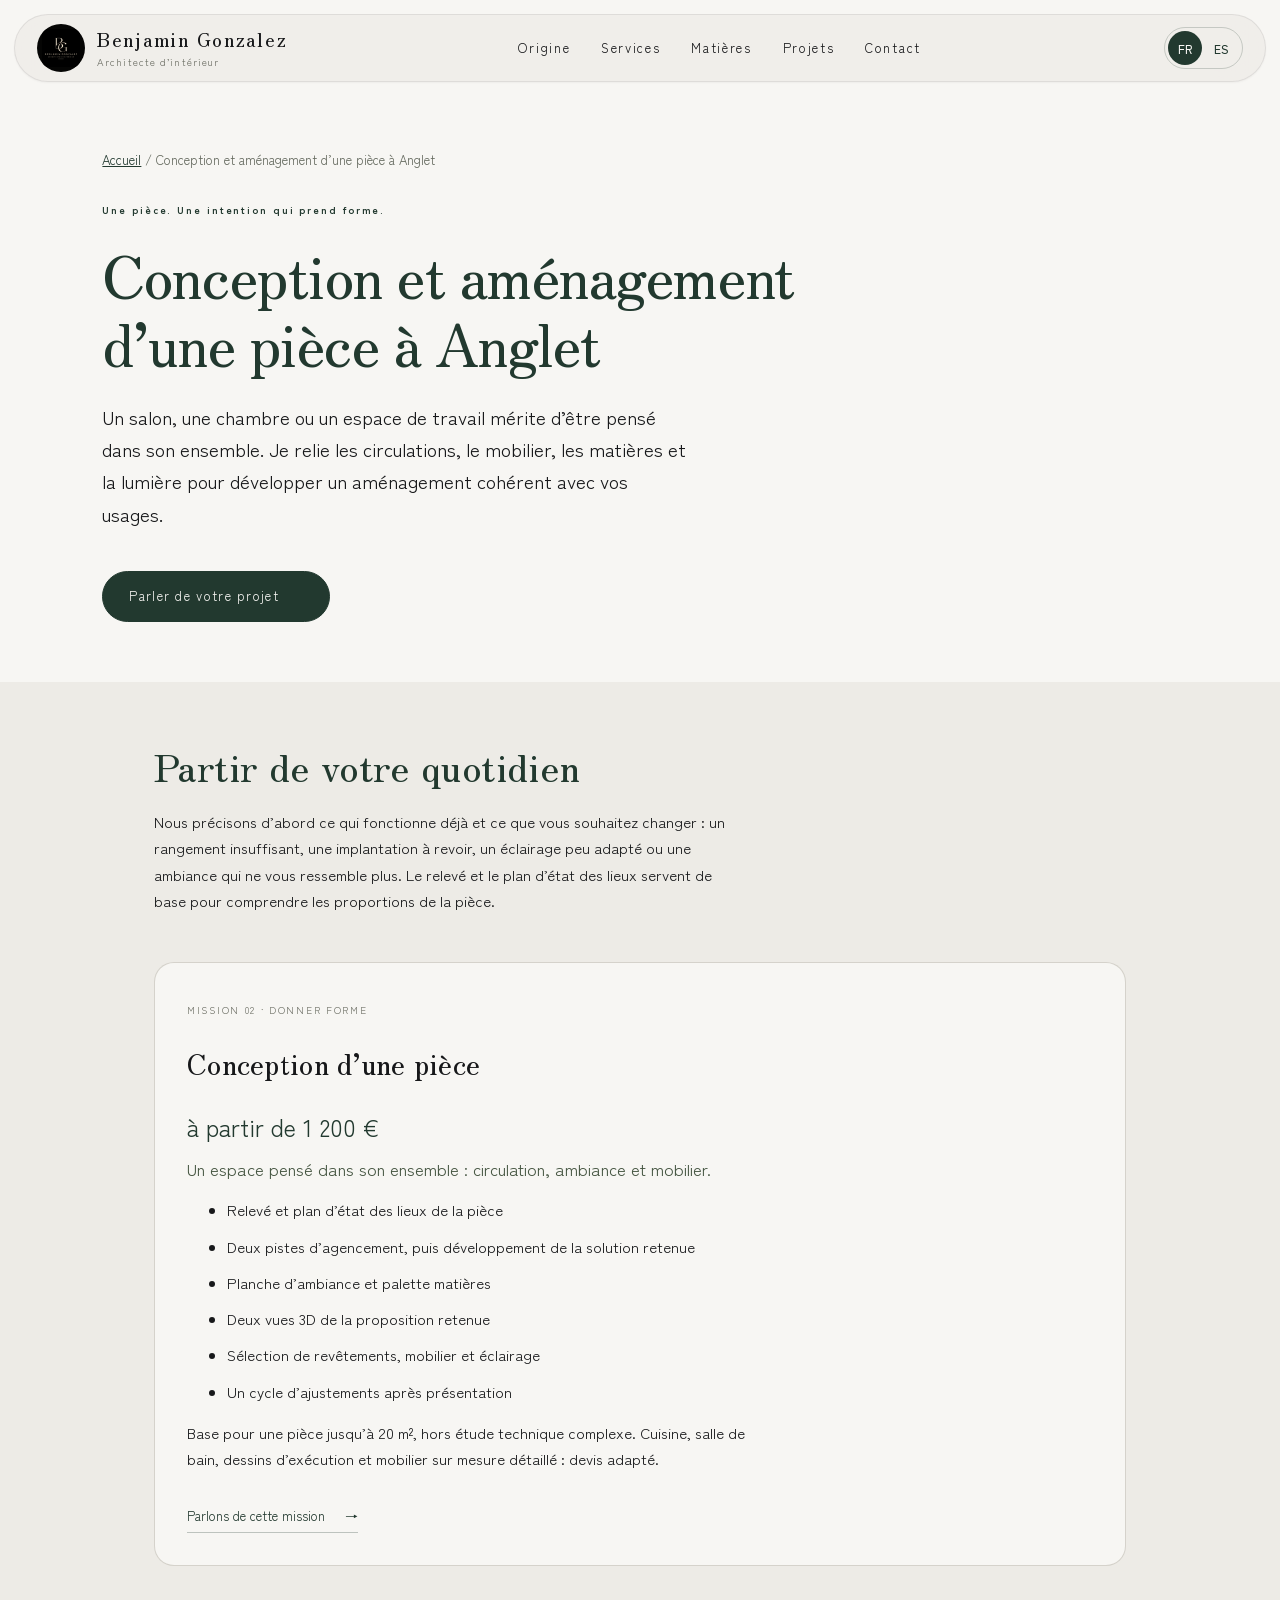
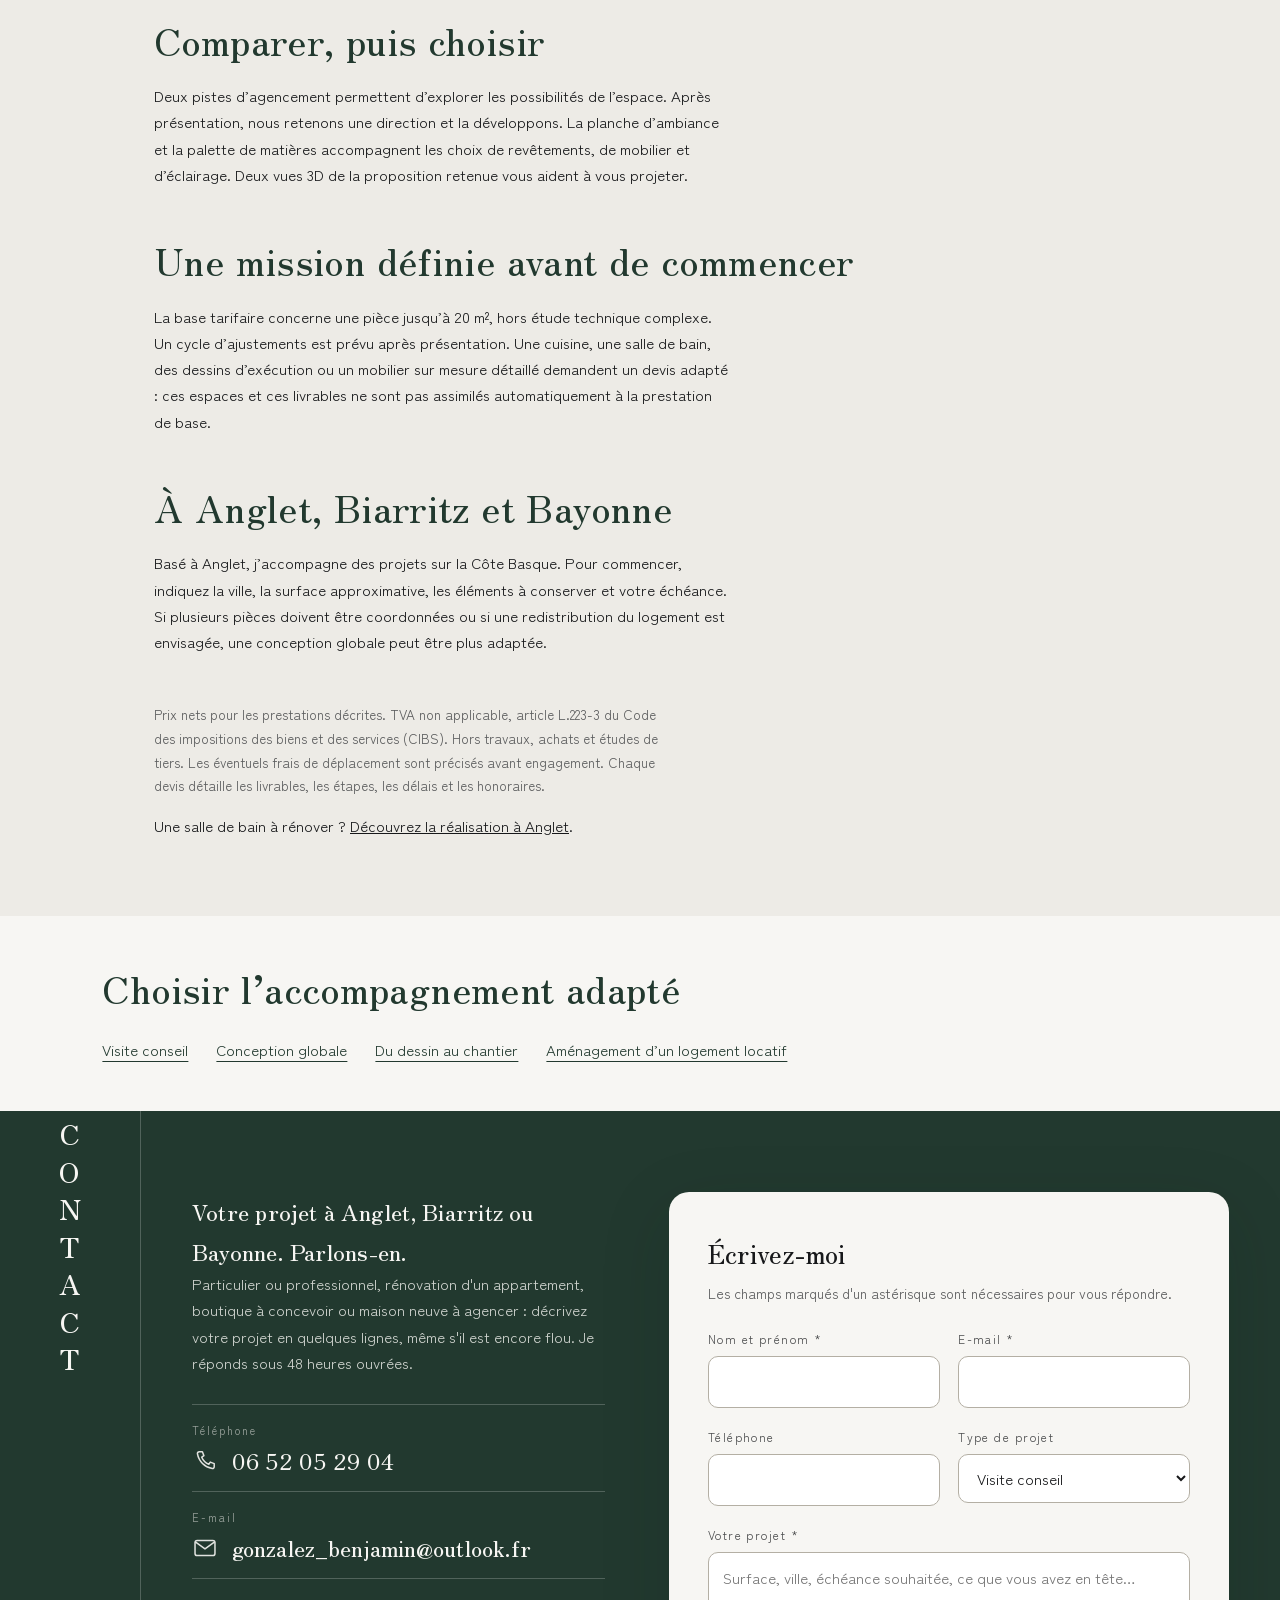
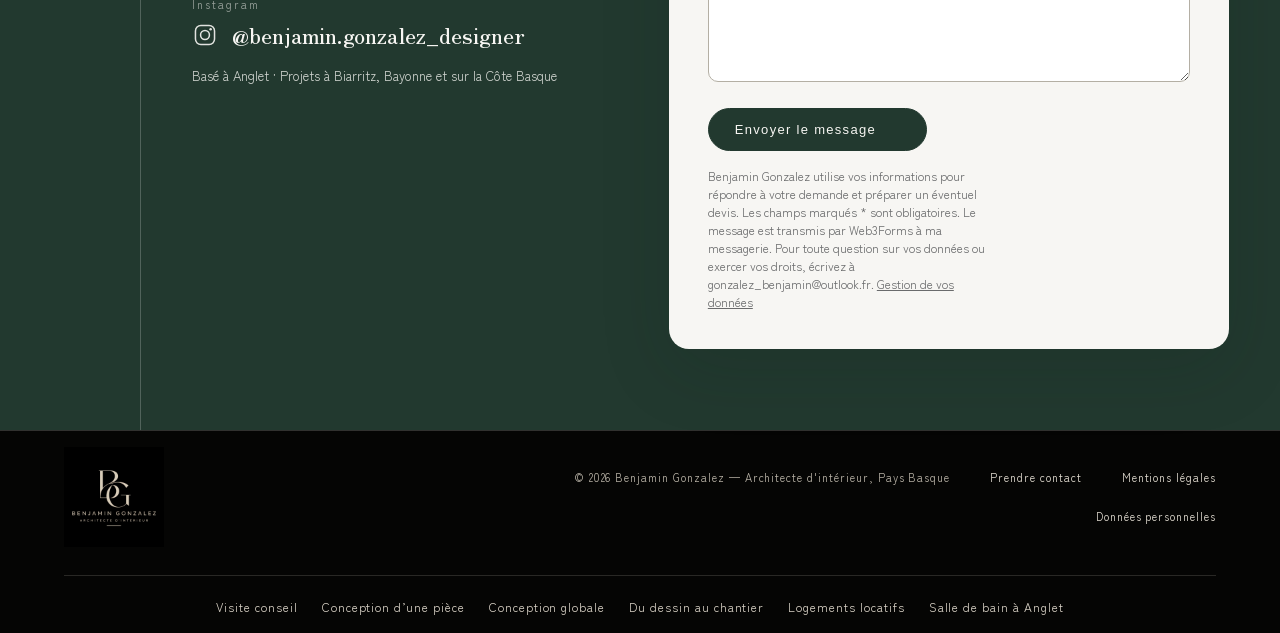
<file: services/conception-piece/index.html>
<!DOCTYPE html>

<html lang="fr"><head>
<meta charset="utf-8"/>
<meta content="width=device-width, initial-scale=1" name="viewport"/>
<title>Aménagement d’une pièce à Anglet | Benjamin Gonzalez</title>
<meta content="Conception d’une pièce à Anglet et sur la Côte Basque : agencement, ambiance et vues 3D. Dès 1 200 € jusqu’à 20 m², selon le périmètre." name="description"/>
<meta content="Aménagement d’une pièce à Anglet | Benjamin Gonzalez" property="og:title"/>
<meta content="Conception d’une pièce à Anglet et sur la Côte Basque : agencement, ambiance et vues 3D. Dès 1 200 € jusqu’à 20 m², selon le périmètre." property="og:description"/>
<meta content="https://benjamin-gonzalez-design.fr/img/logo-benjamin-gonzalez-partage-2026.jpg" property="og:image"/>
<meta content="https://benjamin-gonzalez-design.fr/services/conception-piece/" property="og:url"/>
<meta content="website" property="og:type"/>
<meta content="#22392F" name="theme-color"/>
<link href="https://fonts.googleapis.com" rel="preconnect"/>
<link crossorigin="" href="https://fonts.gstatic.com" rel="preconnect"/>
<link href="https://fonts.googleapis.com/css2?family=Zen+Kaku+Gothic+New:wght@400;500;700&amp;family=Zen+Old+Mincho:wght@400;500;600&amp;display=swap" rel="stylesheet"/>
<style>
/* ============================================================
   benjamin-gonzalez-design.fr — feuille de style
   ------------------------------------------------------------
   Pour changer l'apparence du site, tout se règle dans le bloc
   « Réglages » ci-dessous : couleurs, polices, largeur du rail.
   Une seule valeur modifiée se répercute sur toute la page.

   Sommaire
     1. Réglages          6. Services
     2. Base              7. Ambiance et projets
     3. Navigation        8. Contact et formulaire
     4. Accueil           9. Pied de page
     5. Sections         10. Adaptation aux écrans
   ============================================================ */

:root{
  --carta:      #EDEBE6;   /* fond, plâtre tiède */
  --latte:      #F7F6F3;   /* surfaces claires */
  --sumi:       #17181A;   /* encre */
  --pietra:     #B4AFA4;   /* filets, texte secondaire */
  --verde:      #22392F;   /* vert laque — la seule couleur forte */
  --verde-clair:#3C5A4A;

  /* ── Palettes de rechange ──────────────────────────────────
     Pour changer l'ambiance du site, remplacez les quatre valeurs
     ci-dessus par l'une de ces séries. Rien d'autre à modifier.

     Gris pierre + orange brûlé (industriel, chaleureux) :
       --carta:#E8E6E1; --latte:#F4F3F0; --sumi:#1C1C1A;
       --pietra:#A8A49C; --verde:#B4552A; --verde-clair:#C9704A;

     Vert mousse + rose poudré (organique, doux) :
       --carta:#EFEDE8; --latte:#F8F7F4; --sumi:#1A1C18;
       --pietra:#B6B2A6; --verde:#4A5B3C; --verde-clair:#6B7C5A;

     Chocolat + bleu glacier (éditorial, premium) :
       --carta:#EDEAE4; --latte:#F7F5F1; --sumi:#191613;
       --pietra:#B3AA9E; --verde:#4A3225; --verde-clair:#6B4A36;
     ────────────────────────────────────────────────────────── */

  --mincho: "Zen Old Mincho", Georgia, "Times New Roman", serif;
  --gothic: "Zen Kaku Gothic New", -apple-system, BlinkMacSystemFont, "Segoe UI", sans-serif;

  --rail: clamp(120px, 11vw, 190px);   /* largeur du rail vertical */
  --pad: clamp(20px, 5vw, 64px);
}

*,*::before,*::after{ box-sizing:border-box; }
html{ scroll-behavior:smooth; -webkit-text-size-adjust:100%; }
@media (prefers-reduced-motion: reduce){
  html{ scroll-behavior:auto; }
  *{ animation:none !important; transition:none !important; }
}
body{
  margin:0;
  background:var(--carta);
  color:var(--sumi);
  font-family:var(--gothic);
  font-size:clamp(15px,1.05vw,17px);
  line-height:1.75;
  font-weight:400;
  -webkit-font-smoothing:antialiased;
  overflow-x:hidden;
}
img{ display:block; max-width:100%; height:auto; }
a{ color:inherit; }
h1,h2,h3{ font-family:var(--mincho); font-weight:500; margin:0; letter-spacing:.01em; }
p{ margin:0 0 1.1em; max-width:62ch; }
:focus-visible{ outline:2px solid var(--verde); outline-offset:4px; }

/* ---------- Barre de navigation ---------- */
.nav{
  position:fixed; z-index:60;
  top:14px; left:14px; right:14px;
  display:flex; align-items:center; justify-content:space-between;
  gap:16px; padding:12px 22px;
  border-radius:999px;
  background:rgba(237,235,230,.72);
  border:1px solid rgba(23,24,26,.08);
  backdrop-filter:blur(14px) saturate(1.2);
  -webkit-backdrop-filter:blur(14px) saturate(1.2);
  box-shadow:0 1px 2px rgba(23,24,26,.04);
  transition:top .4s ease, padding .4s ease, background .4s ease,
             box-shadow .4s ease, transform .45s cubic-bezier(.2,.7,.2,1);
}
.nav.is-stuck{
  background:rgba(237,235,230,.92);
  box-shadow:0 6px 24px rgba(23,24,26,.10);
  padding-top:10px; padding-bottom:10px;
}
/* La barre s'efface vers le bas quand on descend, revient quand on remonte */
.nav.is-hidden{ transform:translateY(-140%); }

/* ── Repère de lecture ── */
.progress{
  position:fixed; top:0; left:0; right:0; height:2px; z-index:70;
  background:transparent; pointer-events:none;
}
.progress span{
  display:block; height:100%; width:0;
  background:var(--verde); transition:width .1s linear;
}
.brand{
  display:flex; align-items:baseline; gap:10px;
  min-width:0; text-decoration:none; line-height:1.2;
}
.brand b{
  font-family:var(--mincho); font-weight:500;
  font-size:clamp(15px,1.5vw,20px); letter-spacing:.09em; white-space:nowrap;
}
.brand span{
  font-size:clamp(10px,.85vw,12px); letter-spacing:.14em;
  color:var(--pietra); white-space:nowrap;
}
.brand span::before{ content:"／"; margin-right:9px; }
@media (max-width:560px){
  .brand{ flex-direction:column; align-items:flex-start; gap:1px; }
  .brand span::before{ content:none; }
}
.nav-links{ display:flex; gap:clamp(14px,2.4vw,34px); }
.nav-links a{
  text-decoration:none; font-size:13px; letter-spacing:.13em;
  padding:4px 0; position:relative; color:var(--sumi);
}
.nav-links a::after{
  content:""; position:absolute; left:0; right:100%; bottom:0;
  height:1px; background:var(--verde); transition:right .35s ease;
}
.nav-links a:hover::after, .nav-links a:focus-visible::after{ right:0; }
@media (max-width:720px){ .nav-links{ display:none; } }

/* ---------- Hero ---------- */
.hero{
  min-height:100svh; position:relative;
  display:grid; grid-template-columns:var(--rail) 1fr;
  border-bottom:1px solid rgba(23,24,26,.12);
}
.hero-rail{
  border-right:1px solid rgba(23,24,26,.12);
  display:flex; flex-direction:column; align-items:center; justify-content:flex-end;
  padding-bottom:24px; gap:22px;
}
.rail-text{
  writing-mode:vertical-rl; text-orientation:mixed;
  font-weight:700; font-size:clamp(12px,1vw,15px);
  letter-spacing:.3em; color:var(--verde);
}
.rail-line{ width:2px; height:90px; background:var(--verde); }
.hero-body{
  display:grid; grid-template-columns:1.05fr .95fr; align-items:end;
}
.hero-copy{ padding:0 clamp(24px,3.4vw,56px) clamp(48px,7vh,88px); }
.hero-copy h1{
  font-size:clamp(40px,6.2vw,96px); line-height:1.06;
  margin:0 0 26px; max-width:13ch; letter-spacing:-.01em;
}
.hero-copy .lede{ font-size:clamp(16px,1.25vw,19px); color:#3A3B3C; max-width:46ch; }
.hero-actions{ display:flex; flex-wrap:wrap; gap:12px; margin-top:30px; }
.hero-media{ align-self:stretch; position:relative; overflow:hidden; background:var(--latte); }
.hero-media img{ width:100%; height:100%; object-fit:cover; object-position:center 40%; }
/* Si le visuel est un montage ou une image détourée qu'il ne faut pas recadrer,
   ajoutez la classe "fit" sur la balise <img> : elle sera affichée entière. */
.hero-media img.fit{ object-fit:contain; padding:clamp(16px,3vw,48px); }
.hero-quote{
  position:absolute; left:0; right:0; bottom:0;
  padding:24px clamp(20px,2.6vw,34px);
  background:linear-gradient(to top, rgba(23,24,26,.80), rgba(23,24,26,0));
  color:var(--latte); font-family:var(--mincho);
  font-size:clamp(14px,1.05vw,17px); line-height:1.55;
}
.hero-quote small{ display:block; margin-top:6px; font-family:var(--gothic); font-size:11px; letter-spacing:.16em; color:rgba(247,246,243,.7); }
@media (max-width:900px){
  .hero{ grid-template-columns:var(--rail) 1fr; min-height:auto; }
  .hero-body{ grid-template-columns:1fr; }
  .hero-copy{ padding:120px 20px 40px; }
  .hero-media{ height:60vh; min-height:320px; }
}

/* Révélation d'ouverture — un seul moment orchestré */
.reveal-item{ opacity:0; transform:translateY(14px); animation:rise .9s cubic-bezier(.2,.7,.2,1) forwards; }
.reveal-item:nth-child(2){ animation-delay:.12s; }
.reveal-item:nth-child(3){ animation-delay:.24s; }
@keyframes rise{ to{ opacity:1; transform:none; } }

/* Apparition douce des blocs au défilement */
.appear{ opacity:0; transform:translateY(22px); }
.appear.seen{ opacity:1; transform:none; transition:opacity .8s ease, transform .8s cubic-bezier(.2,.7,.2,1); }
.appear.d1.seen{ transition-delay:.08s; }
.appear.d2.seen{ transition-delay:.16s; }
.appear.d3.seen{ transition-delay:.24s; }
@media (prefers-reduced-motion: reduce){
  .appear{ opacity:1; transform:none; }
}

/* Trait qui se déploie sous les titres de section */
.section-body > h2{ position:relative; padding-bottom:18px; }
.section-body > h2::after{
  content:""; position:absolute; left:0; bottom:0;
  width:0; height:2px; background:var(--verde);
  transition:width 1s cubic-bezier(.2,.7,.2,1) .2s;
}
.section-body > h2.seen::after{ width:76px; }
#contact .section-body > h2::after{ background:var(--latte); }

/* ── Indice de défilement sous l'accroche ── */
.cue{
  display:inline-flex; align-items:center; gap:12px;
  margin-top:38px; text-decoration:none; color:var(--verde);
}
.cue-line{
  display:block; width:1px; height:46px;
  background:linear-gradient(to bottom, var(--verde), transparent);
  position:relative; overflow:hidden;
}
.cue-line::after{
  content:""; position:absolute; left:0; top:-46px;
  width:1px; height:46px; background:var(--verde);
  animation:filer 2.4s ease-in-out infinite;
}
@keyframes filer{
  0%{ transform:translateY(0); opacity:0; }
  25%{ opacity:1; }
  100%{ transform:translateY(92px); opacity:0; }
}
.cue-text{ font-size:11px; letter-spacing:.24em; text-transform:uppercase; }
@media (prefers-reduced-motion: reduce){ .cue-line::after{ animation:none; } }

/* ---------- Boutons ---------- */
.btn{
  display:inline-flex; align-items:center; gap:10px;
  padding:13px 26px; border-radius:999px; text-decoration:none;
  font-size:13px; letter-spacing:.1em; border:1px solid var(--verde);
  background:var(--verde); color:var(--latte);
  transition:background .25s ease, color .25s ease;
  cursor:pointer;
}
.btn::after{
  content:"→"; display:inline-block;
  transform:translateX(-4px); opacity:0;
  transition:transform .35s cubic-bezier(.2,.7,.2,1), opacity .3s ease;
}
.btn:hover{ background:transparent; color:var(--verde); }
.btn:hover::after{ transform:translateX(0); opacity:1; }
.btn:active{ transform:translateY(1px); }
.btn-ghost{ background:transparent; color:var(--verde); }
.btn-ghost:hover{ background:var(--verde); color:var(--latte); }

/* ---------- Structure des sections ---------- */
.section{
  display:grid; grid-template-columns:var(--rail) 1fr;
  border-bottom:1px solid rgba(23,24,26,.12);
}
.section-rail{
  border-right:1px solid rgba(23,24,26,.12);
  position:relative;
}
.rail-title{
  position:sticky; top:104px;
  writing-mode:vertical-rl; text-orientation:upright;
  font-family:var(--mincho); font-weight:600;
  font-size:clamp(22px,2.2vw,34px); letter-spacing:.34em;
  text-transform:uppercase;
  margin:0 auto; padding:10px 0;
  display:block; width:max-content;
  color:var(--verde);
}
.section-body{ padding:clamp(64px,9vh,132px) clamp(24px,4vw,72px); }
.section-body > h2{
  font-size:clamp(30px,3.9vw,60px); line-height:1.16; max-width:19ch; margin-bottom:30px;
}
@media (max-width:900px){
  .section{ grid-template-columns:var(--rail) 1fr; }
  .section-body{ padding:56px 20px; }
}

/* ---------- Origine ---------- */
.origine-grid{ display:grid; grid-template-columns:1fr 1fr; gap:clamp(28px,4vw,64px); align-items:start; }
.origine-grid figure{ margin:0; position:sticky; top:110px; }
.origine-grid img{ width:100%; aspect-ratio:4/5; object-fit:cover; object-position:center; background:var(--latte); }
.origine-grid img.fit{ object-fit:contain; }
blockquote.pull{
  margin:32px 0 0; padding:24px 0 0;
  border-top:1px solid var(--pietra);
  font-family:var(--mincho); font-size:clamp(19px,1.9vw,27px); line-height:1.5;
}
.sub-head{
  font-size:clamp(19px,1.7vw,24px);
  margin:38px 0 16px;
}
.tools{
  list-style:none; margin:0; padding:0;
  display:grid; grid-template-columns:repeat(auto-fit,minmax(150px,1fr)); gap:1px;
  background:var(--pietra); border:1px solid var(--pietra);
}
.tools li{
  background:var(--latte); padding:14px 16px;
  font-family:var(--mincho); font-size:clamp(16px,1.4vw,19px);
}
.tools small{
  display:block; margin-top:3px;
  font-family:var(--gothic); font-size:11.5px; letter-spacing:.08em; color:#6A6B6C;
}
.skills{ display:grid; grid-template-columns:1fr 1fr; gap:24px 32px; }
.skills h4{
  font-family:var(--gothic); font-size:12px; font-weight:500; letter-spacing:.14em;
  margin:0 0 10px; padding-bottom:8px; color:var(--verde);
  border-bottom:1px solid var(--pietra);
}
.skills ul{ list-style:none; margin:0; padding:0; }
.skills li{
  font-size:14px; line-height:1.5; color:#4A4B4C;
  padding:5px 0 5px 16px; position:relative;
}
.skills li::before{
  content:""; position:absolute; left:0; top:13px;
  width:6px; height:1px; background:var(--verde);
}
@media (max-width:820px){ .origine-grid{ grid-template-columns:1fr; } .skills{ grid-template-columns:1fr; } }

/* ---------- Services : ligne tarifaire ---------- */
.tiers{ border-top:1px solid rgba(23,24,26,.16); margin-top:8px; }
.tier{
  display:grid; grid-template-columns:1fr auto; gap:8px 32px;
  padding:26px 0; border-bottom:1px solid rgba(23,24,26,.16);
  align-items:baseline;
}
/* Carte interactive : le bloc entier réagit, pas seulement le titre */
.tier.card{
  position:relative; padding:26px clamp(14px,1.6vw,24px);
  border:1px solid transparent; border-bottom-color:rgba(23,24,26,.16);
  border-radius:3px;
  transition:background .35s ease, border-color .35s ease, transform .35s cubic-bezier(.2,.7,.2,1);
}
.tier.card:hover{
  background:var(--latte);
  border-color:var(--pietra);
  transform:translateY(-3px);
}

/* Empilement au défilement : chaque carte se fixe sous la précédente.
   Uniquement sur écran large, où la hauteur le permet. */
@media (min-width:900px){
  .tiers{ padding-bottom:20vh; }
  .tier.card{
    position:sticky;
    background:var(--latte);
    border:1px solid var(--pietra);
    border-radius:4px;
    margin-bottom:20px;
    box-shadow:0 1px 2px rgba(23,24,26,.03);
    transition:box-shadow .4s ease, border-color .35s ease;
  }
  .tier.card:hover{ transform:none; box-shadow:0 10px 30px rgba(23,24,26,.08); }
  .tier.card:nth-child(1){ top:116px; z-index:1; }
  .tier.card:nth-child(2){ top:136px; z-index:2; }
  .tier.card:nth-child(3){ top:156px; z-index:3; }
  .tier.card:nth-child(4){ top:176px; z-index:4; }
  /* La dernière carte reste pleine, les précédentes s'effacent doucement */
  .tier.card:not(:last-child){ opacity:.96; }
}
.tier.card:hover .price{ color:var(--verde-clair); }
.tier.card::after{
  content:""; position:absolute; left:clamp(14px,1.6vw,24px); bottom:-1px;
  width:0; height:2px; background:var(--verde);
  transition:width .5s cubic-bezier(.2,.7,.2,1);
}
.tier.card:hover::after{ width:56px; }
.tier h3{ font-size:clamp(21px,2.4vw,34px); line-height:1.25; }
.tier .price{
  font-family:var(--mincho); font-size:clamp(17px,1.7vw,24px);
  color:var(--verde); white-space:nowrap;
}
.tier ul{
  grid-column:1/-1; list-style:none; margin:14px 0 0; padding:0;
  display:flex; flex-wrap:wrap; gap:8px 10px; max-width:78ch;
}
.tier li{
  font-size:13px; color:#4A4B4C; line-height:1.4;
  padding:5px 12px; border:1px solid var(--pietra); border-radius:999px;
  background:var(--latte);
}
.tier-note{ margin-top:26px; font-size:13.5px; color:#5A5B5C; }

/* Repli si une image ne peut pas se charger : le cadre reste, rien ne s'écrase */
.img-failed{
  display:flex; align-items:center; justify-content:center; text-align:center;
  background:var(--latte); border:1px dashed var(--pietra);
  color:#8A857A; font-size:12.5px; letter-spacing:.06em; padding:18px;
  min-height:220px;
}
.img-failed::before{ content:attr(data-label); }

/* ---------- Bande d'ambiance ---------- */
.band{ display:grid; grid-template-columns:1fr 1fr; gap:1px; background:var(--pietra); }
.band figure{ margin:0; position:relative; background:var(--latte); }
.band img{ width:100%; aspect-ratio:4/5; object-fit:cover; }
.band figcaption{
  position:absolute; left:0; right:0; bottom:0;
  padding:16px 18px;
  background:linear-gradient(to top, rgba(23,24,26,.72), rgba(23,24,26,0));
  color:var(--latte); font-family:var(--mincho); font-size:clamp(14px,1.2vw,18px);
}
.band figcaption small{
  display:block; margin-top:5px;
  font-family:var(--gothic); font-size:10.5px; letter-spacing:.1em;
  color:rgba(247,246,243,.65);
}
.band figcaption a{ color:inherit; }
@media (max-width:640px){ .band{ grid-template-columns:1fr; } }

/* ---------- Projets ---------- */
.projects{ display:grid; grid-template-columns:repeat(auto-fit,minmax(260px,1fr)); gap:clamp(16px,2vw,28px); }
.project{ margin:0; }
.project{ overflow:hidden; }
.project figure, .project > img{ display:block; }
.project img{
  width:100%; aspect-ratio:3/4; object-fit:cover; object-position:center;
  background:var(--latte);
  transition:transform 1.1s cubic-bezier(.2,.7,.2,1), filter .6s ease;
}
.project:hover img{ transform:scale(1.04); filter:saturate(1.06); }
.project.wide{ grid-column:span 2; }
.project.wide img{ aspect-ratio:16/10; }
.project figcaption{
  display:flex; justify-content:space-between; gap:16px;
  padding-top:12px; font-size:13px; color:#4A4B4C;
  border-top:1px solid rgba(23,24,26,.16); margin-top:12px;
}
.project figcaption b{ font-weight:500; color:var(--sumi); }
.placeholder{
  width:100%; aspect-ratio:3/4; background:var(--latte);
  border:1px dashed var(--pietra);
  display:flex; align-items:center; justify-content:center;
  color:var(--pietra); font-size:13px; text-align:center; padding:20px;
}
@media (max-width:820px){ .project.wide{ grid-column:span 1; } .project.wide img{ aspect-ratio:3/4; } }

/* ---------- Contact ---------- */
#contact{ background:var(--verde); color:var(--latte); border-bottom:none; }
#contact .section-rail{ border-right-color:rgba(247,246,243,.22); }
#contact .rail-title{ color:var(--latte); }
#contact h2{ color:var(--latte); }
#contact p{ color:rgba(247,246,243,.82); }
.contact-grid{ display:grid; grid-template-columns:.85fr 1.15fr; gap:clamp(32px,5vw,72px); align-items:start; }
.contact-lines{ list-style:none; margin:28px 0 0; padding:0; }
.contact-lines li{ border-top:1px solid rgba(247,246,243,.22); }
.contact-lines a{
  display:block; padding:16px 0; text-decoration:none;
  transition:padding-left .35s ease;
}
.contact-lines .lbl{
  display:block; margin:0 0 6px;
  font-family:var(--gothic); font-size:11px; letter-spacing:.18em;
  color:rgba(247,246,243,.55);
}
.contact-lines .row{ display:flex; align-items:center; gap:14px; }
.contact-lines .val{
  font-family:var(--mincho); font-size:clamp(17px,1.8vw,25px);
  line-height:1.25; min-width:0; word-break:break-word;
}
.contact-lines a:hover{ padding-left:10px; }
.ico{
  flex:0 0 auto; width:26px; height:26px;
  fill:none; stroke:var(--latte); stroke-width:1.4;
  stroke-linecap:round; stroke-linejoin:round;
  color:var(--latte);
  transition:transform .35s cubic-bezier(.2,.7,.2,1), opacity .3s ease;
  opacity:.9;
}
.contact-lines a:hover .ico{ transform:translateY(-2px) scale(1.06); opacity:1; }

/* Formulaire */
.form{ background:var(--latte); color:var(--sumi); padding:clamp(24px,3vw,40px); }
.form h3{ font-size:clamp(22px,2vw,28px); margin-bottom:6px; }
.form .form-intro{ font-size:14px; color:#5A5B5C; margin-bottom:22px; }
.field{ margin-bottom:18px; }
.field label{ display:block; font-size:12px; letter-spacing:.12em; margin-bottom:7px; color:#4A4B4C; }
.field input, .field select, .field textarea{
  width:100%; padding:12px 14px; font:inherit; font-size:15px;
  color:var(--sumi); background:#fff;
  border:1px solid var(--pietra); border-radius:2px;
  transition:border-color .2s ease;
}
.field input:focus, .field select:focus, .field textarea:focus{ border-color:var(--verde); outline:none; box-shadow:0 0 0 3px rgba(34,57,47,.12); }
.field textarea{ min-height:130px; resize:vertical; }
.field-row{ display:grid; grid-template-columns:1fr 1fr; gap:18px; }
.hp{ position:absolute; left:-9999px; width:1px; height:1px; overflow:hidden; }
.form-foot{ display:flex; align-items:center; gap:16px; flex-wrap:wrap; margin-top:6px; }
.consent{ font-size:12px; color:#6A6B6C; max-width:40ch; line-height:1.5; }
.status{ margin-top:16px; font-size:14px; padding:12px 14px; border-radius:2px; display:none; }
.status.ok{ display:block; background:rgba(34,57,47,.10); color:var(--verde); border:1px solid rgba(34,57,47,.3); }
.status.err{ display:block; background:rgba(150,40,30,.08); color:#8A2A20; border:1px solid rgba(150,40,30,.3); }
@media (max-width:900px){ .contact-grid{ grid-template-columns:1fr; } .field-row{ grid-template-columns:1fr; } }

/* ---------- Pied de page ---------- */
.footer{
  background:var(--verde); color:rgba(247,246,243,.6);
  padding:26px var(--pad) 34px;
  border-top:1px solid rgba(247,246,243,.18);
  display:flex; justify-content:space-between; gap:14px; flex-wrap:wrap;
  font-size:12px; letter-spacing:.08em;
}
.footer a{ text-decoration:none; }
.footer a:hover{ color:var(--latte); }

/* ═══════════ Adaptation aux formats d'écran ═══════════ */

/* Grand écran : on laisse respirer le rail */
@media (min-width:1600px){
  :root{ --rail:118px; }
  .section-body{ padding-left:clamp(48px,5vw,110px); padding-right:clamp(48px,5vw,110px); }
}

/* Tablette paysage */
@media (max-width:1100px){
  .contact-grid{ gap:40px; }
  .tier ul{ max-width:none; }
}

/* Tablette portrait et petit portable */
@media (max-width:900px){
  :root{ --rail:80px; }
  .rail-title{ top:80px; letter-spacing:.26em; font-size:22px; }
  .hero-rail{ padding-bottom:16px; }
  .rail-text{ font-size:10px; letter-spacing:.28em; }
  .rail-line{ height:44px; }
}

/* Téléphone */
@media (max-width:640px){
  :root{ --rail:60px; }
  .nav{ top:10px; left:10px; right:10px; padding:10px 16px; }
  .cue{ margin-top:28px; }
  .cue-line{ height:36px; }
  .tier.card{ padding:20px 12px; }
  .origine-grid figure{ position:static; }
  body{ line-height:1.7; }

  .nav{ padding:12px 16px; }
  .section-body{ padding:48px 16px 56px; }
  .hero-copy{ padding:132px 16px 40px; }
  .hero-media{ height:52vh; min-height:280px; }

  /* Tarifs : prix sous le titre, pas à côté */
  .tier{ grid-template-columns:1fr; padding:22px 0; }
  .tier .price{ justify-self:start; }
  .tier ul{ gap:7px 8px; margin-top:12px; }
  .tier li{ font-size:12.5px; padding:4px 10px; }

  .tools{ grid-template-columns:1fr 1fr; }
  .projects{ grid-template-columns:1fr; }
  .form{ padding:22px 18px; }
  .form-foot{ gap:12px; }
  .btn{ width:100%; justify-content:center; }
  .footer{ flex-direction:column; gap:8px; padding:22px 16px 28px; }
}

/* Très petits écrans */
@media (max-width:380px){
  :root{ --rail:50px; }
  .tools{ grid-template-columns:1fr; }
  .rail-title{ letter-spacing:.2em; font-size:19px; }
}

/* Écrans tactiles : pas d'effet au survol qui reste collé */
@media (hover:none){
  .tier.card:hover{ background:transparent; border-color:transparent;
                    border-bottom-color:rgba(23,24,26,.16); transform:none; }
  .tier.card:hover::after{ width:0; }
  .btn:hover{ background:var(--verde); color:var(--latte); }
  .btn-ghost:hover{ background:transparent; color:var(--verde); }
  .contact-lines a:hover{ padding-left:0; }
}

/* Impression */
@media print{
  .nav, .hero-actions, .form, .hero-quote, .cue, .progress{ display:none; }
  body{ background:#fff; }
  .section, .hero{ grid-template-columns:1fr; }
  .section-rail, .hero-rail{ display:none; }
}


/* Évolution de la version d’origine : palette, rails et typographies conservés. */
html{scroll-padding-top:105px}.skip{position:fixed;left:20px;top:-100px;background:var(--latte);z-index:100;padding:12px}.skip:focus{top:15px}.eyebrow{font-family:var(--gothic);font-size:10px;letter-spacing:.19em;color:var(--verde);font-weight:700;margin-bottom:22px}.nav{backdrop-filter:blur(22px);-webkit-backdrop-filter:blur(22px)}.nav:focus-within,.nav:has(.nav-links.open){transform:none}.brand span{color:#686a60}.menu-toggle{display:none}.hero-copy{padding-top:135px}.hero-copy h1{font-size:clamp(42px,4.8vw,76px);max-width:14ch;line-height:1.09;letter-spacing:-.035em}.hero-media{margin:100px 24px 24px 0;border-radius:24px;min-width:0}.hero-quote{padding-top:65px}.signature-strip{display:grid;grid-template-columns:repeat(3,1fr);gap:35px;padding:42px 5vw 42px calc(var(--rail) + 4vw);background:var(--latte);border-bottom:1px solid #17181a20}.signature-strip>div{border-left:1px solid #b4afa480;padding-left:22px}.signature-strip strong{display:block;font-family:var(--mincho);font-size:clamp(23px,2.5vw,36px);font-weight:500;color:var(--verde)}.signature-strip span{font-size:12px;color:#61645d}.origine-grid img,.band img,.project,.form{border-radius:20px}.section-body>h2{letter-spacing:-.025em}.tiers{border:0;padding-bottom:0;display:grid;gap:22px}.tier.card{position:relative;top:auto!important;margin:0;padding:30px;background:var(--latte);border:1px solid #b4afa46b;border-radius:20px;box-shadow:0 6px 25px #17181a03;opacity:1!important}.tier.card:hover{transform:translateY(-2px);box-shadow:0 12px 35px #17181a08}.tier.card::after{display:none}.mission-number{grid-column:1/-1;font-family:var(--gothic);font-size:10px;letter-spacing:.17em;color:#686a60;margin-bottom:14px}.tier h3{font-size:clamp(23px,2.2vw,34px)}.tier li{border-color:#b4afa480;background:#fff9}.mission-link{grid-column:1/-1;justify-self:start;font-size:13px;color:var(--verde);text-decoration:none;margin-top:16px;border-bottom:1px solid #22392f45;padding-bottom:4px}.mission-link span{margin-left:16px}#methode{background:var(--latte)}.process-grid{display:grid;grid-template-columns:repeat(4,1fr);gap:30px;margin-top:42px}.process-grid article{border-top:1px solid #b4afa4;padding-top:20px}.process-grid article>span{font-size:12px;letter-spacing:.12em;color:#62695f}.process-grid h3{font-size:25px;margin:25px 0 13px;color:var(--verde)}.process-grid p{font-size:14px;line-height:1.65;color:#5b5c57}.band figcaption small{line-height:1.5}.projects{grid-template-columns:minmax(0,1fr);max-width:900px}.project{overflow:hidden;background:var(--latte)}.project img{width:100%;aspect-ratio:16/10;object-fit:cover}.project figcaption{padding:20px 25px}.faq{margin-top:35px;max-width:900px}.faq details{border-top:1px solid #b4afa480;padding:22px 0}.faq details:last-child{border-bottom:1px solid #b4afa480}.faq summary{list-style:none;cursor:pointer;display:flex;justify-content:space-between;align-items:center;gap:20px;font-size:18px;color:var(--verde)}.faq summary::-webkit-details-marker{display:none}.faq summary::after{content:'+';font-size:24px;font-weight:400;flex-shrink:0}.faq details[open] summary::after{content:'−'}.faq details p{margin:18px 0 0;color:#5b5c57;font-size:15px}.field input,.field select,.field textarea{border-radius:10px}#contact .form p{color:#5a5b5c}.field{min-width:0}.form{box-shadow:0 20px 70px #10241b26}.status:not(:empty){display:block}.menu-toggle:focus-visible{outline-offset:2px}
@media(max-width:1100px){.brand{flex-direction:column;align-items:flex-start;gap:4px}.brand span::before{content:none}.process-grid{grid-template-columns:1fr 1fr}.hero-media{margin-right:16px}.tier{grid-template-columns:1fr}.tier .price{justify-self:start}}
@media(max-width:900px){.hero-copy{padding-top:145px}.hero-media{margin:0 20px 25px;height:55vh}.hero-copy h1{max-width:18ch}.signature-strip{padding:30px 25px 30px calc(var(--rail) + 20px);gap:20px}.signature-strip strong{font-size:24px}.signature-strip span{font-size:11px}.signature-strip>div{padding-left:14px}.origine-grid figure{position:static}}
@media(max-width:720px){.menu-toggle{display:flex;flex-direction:column;justify-content:center;align-items:center;gap:6px;width:44px;height:44px;background:none;border:0;cursor:pointer;color:var(--verde)}.menu-toggle span{display:block;width:22px;height:1px;background:currentColor}.nav-links{display:none;position:absolute;top:calc(100% + 8px);left:0;right:0;border-radius:20px;background:#f7f6f3;border:1px solid #b4afa466;box-shadow:0 15px 35px #17181a12;padding:15px 24px}.nav-links.open{display:flex;flex-direction:column;gap:6px}.nav-links a{padding:11px 0}.nav-links a::after{display:none}.signature-strip{grid-template-columns:1fr;padding-left:calc(var(--rail) + 20px);gap:22px}.signature-strip>div{display:flex;flex-direction:column}.signature-strip strong{font-size:26px}.tier.card{padding:24px 18px}.hero-copy h1{font-size:clamp(35px,8vw,52px)}.eyebrow{font-size:9px;letter-spacing:.1em}.hero-media{margin:0 15px 20px;border-radius:18px}.process-grid{gap:22px}.process-grid h3{font-size:22px}.process-grid p{font-size:13px}.faq summary{font-size:16px}.project img{aspect-ratio:4/5}.project figcaption{padding:18px}.field input,.field select,.field textarea{font-size:16px}.btn{letter-spacing:.06em}.brand b{letter-spacing:.03em}.hero-quote{font-size:13px}.form .status{overflow-wrap:anywhere}}
@media(max-width:430px){.process-grid{grid-template-columns:1fr}.process-grid h3{margin-top:15px}.tier .price{white-space:normal}.hero-copy h1{font-size:36px}.brand b{font-size:15px}.brand span{font-size:9px}.hero-copy{padding-top:130px}}
@media(prefers-reduced-motion:reduce){*,*::before,*::after{animation:none!important;transition:none!important}.reveal-item,.appear{opacity:1;transform:none}}

/* Identité fournie : fichier original conservé, cadrage du monogramme en CSS. */
.nav .brand-logo{display:flex;flex-direction:row;align-items:center;gap:12px}.brand-logo>span::before{content:none}.brand-logo .brand-mark{display:block;position:relative;overflow:hidden;flex:0 0 54px;width:54px;height:54px;border-radius:50%;background:#050504}.brand-mark img{position:absolute;width:150px;max-width:none;height:150px;left:-48px;top:-37px;object-fit:contain}.brand-logo .brand-wordmark{display:flex;flex-direction:column;align-items:flex-start;gap:5px;white-space:normal;letter-spacing:normal}.brand-wordmark b{color:var(--sumi)}.brand-wordmark small{font-size:10px;letter-spacing:.11em;color:#686a60}.nav{padding-top:9px;padding-bottom:9px}.footer-logo{display:flex;align-items:center;justify-content:space-between;gap:40px;padding:30px clamp(24px,5vw,80px);background:#050504;color:#dcd5c9}.footer-signature{display:block;flex:0 0 220px}.footer-signature img{width:220px;height:220px;object-fit:contain}.footer-info{display:flex;flex-wrap:wrap;justify-content:flex-end;gap:20px 40px;font-size:12px;max-width:650px}.footer-info a{color:#e4ded3}.footer-info>span:first-child{color:#b9b3a7}
@media(max-width:720px){.brand-logo .brand-mark{flex-basis:44px;width:44px;height:44px}.brand-mark img{width:125px;height:125px;left:-40px;top:-31px}.brand-logo .brand-wordmark{gap:3px}.brand-wordmark small{font-size:9px}.nav .brand-logo{gap:9px}.footer-logo{flex-direction:column;gap:12px;padding:24px}.footer-signature{flex:0 0 auto}.footer-signature img{width:200px;height:200px}.footer-info{justify-content:center;text-align:center;font-size:11px;gap:14px}}
@media(max-width:380px){.brand-wordmark b{font-size:13px}.brand-wordmark small{font-size:8px}.nav{gap:5px}.nav .brand-logo{gap:7px}}

/* Galerie des quatre projections fournies. */
#projections{background:var(--latte)}.visual-grid{display:grid;grid-template-columns:repeat(2,minmax(0,1fr));gap:35px 26px;margin-top:38px}.visual-card{margin:0;min-width:0}.visual-wide{grid-column:1/-1}.visual-open{display:block;position:relative;overflow:hidden;border-radius:22px;background:#e2dfd8}.visual-open img{width:100%;aspect-ratio:6/5;object-fit:cover;transition:transform .65s ease}.visual-wide .visual-open img{aspect-ratio:16/10;object-position:center}.visual-plan .visual-open img{aspect-ratio:auto;object-fit:contain}.visual-open:hover img{transform:scale(1.025)}.visual-zoom{position:absolute;right:18px;bottom:18px;width:42px;height:42px;display:grid;place-items:center;border-radius:50%;background:#f7f6f3ed;color:var(--verde);font-size:23px;backdrop-filter:blur(12px)}.visual-card figcaption{padding:20px 2px 0}.visual-card small{font-size:9px;letter-spacing:.13em;color:#6e7167}.visual-card h3{font-size:clamp(24px,2.3vw,34px);line-height:1.2;margin:10px 0;color:var(--verde)}.visual-card p{font-size:13px;color:#65675f;margin:0}.visual-end{display:flex;justify-content:space-between;align-items:center;gap:24px;margin-top:35px;padding-top:25px;border-top:1px solid #b4afa466}.visual-end>span{font-size:12px;color:#65675f}#visual-dialog{position:fixed;max-width:96vw;max-height:96vh;width:1200px;border:0;border-radius:16px;background:#111;color:#eee;padding:60px 20px 20px;box-shadow:0 20px 90px #0008}#visual-dialog::backdrop{background:#000d;backdrop-filter:blur(8px)}#visual-dialog figure{margin:0}#visual-full{display:block;width:100%;height:auto;max-height:75vh;object-fit:contain}#visual-caption{text-align:center;font-size:13px;padding-top:15px}.visual-close{position:absolute;right:20px;top:13px;background:#ffffff16;color:#eee;border:1px solid #ffffff30;border-radius:99px;padding:8px 15px;font:inherit;font-size:12px;cursor:pointer}.visual-close span{font-size:18px;margin-left:10px}body.gallery-open{overflow:hidden}
@media(max-width:720px){.visual-grid{grid-template-columns:1fr;gap:28px}.visual-wide{grid-column:auto}.visual-open{border-radius:16px}.visual-open img,.visual-wide .visual-open img{aspect-ratio:auto;object-fit:contain}.visual-card h3{font-size:25px}.visual-end{flex-direction:column;align-items:flex-start}.visual-zoom{width:36px;height:36px;right:12px;bottom:12px}.visual-card small{font-size:8px}.visual-end .btn{font-size:12px}.visual-close{min-height:40px}#visual-dialog{padding:65px 10px 20px}}

/* Matières : ancrage basque, composition italienne et japonaise. */
#ambiance.materials-section{background:#22392f;color:#f2eee5}.materials-section .section-rail{border-color:#f2eee526}.materials-section .rail-title{color:#d8decb}.materials-section .section-body{padding-top:95px;padding-bottom:75px;min-width:0}.materials-intro{display:grid;grid-template-columns:1.5fr 1fr;align-items:end;gap:60px}.materials-section .eyebrow{color:#bcc8b2;font-size:10px;letter-spacing:.16em}.materials-intro h2{font-size:clamp(35px,4.3vw,67px);line-height:1.1;letter-spacing:-.035em;margin:0}.materials-intro h2 em{font-style:normal;color:#c7ccba}.materials-intro>p{font-size:15px;line-height:1.8;color:#d2d7cd;margin:0;max-width:39ch}.materials-statement{display:flex;align-items:center;gap:20px;margin:48px 0 40px;padding:25px 0;border-top:1px solid #f2eee526;border-bottom:1px solid #f2eee526}.material-green{width:48px;height:48px;border-radius:50%;background:#3d5a47;border:1px solid #aab69f66;box-shadow:inset 0 1px 12px #0002;flex-shrink:0}.materials-statement p{font-size:14px;line-height:1.55;margin:0;color:#d2d7cd}.materials-statement strong{font-weight:500;color:#f2eee5}.material-location{margin-left:auto;text-align:right;font-size:9px;letter-spacing:.18em;line-height:1.8;color:#bac5b2}.material-selector{display:grid;grid-template-columns:repeat(4,minmax(0,1fr));gap:12px;margin-bottom:24px}.material-selector[hidden]{display:none}.material-selector button{display:flex;align-items:center;gap:15px;background:#ffffff06;border:1px solid #f2eee533;color:#e1e6d9;padding:15px 18px;border-radius:13px;text-align:left;cursor:pointer;font:inherit;transition:background .25s,border-color .25s}.material-selector button[aria-selected=true]{background:#f2eee5;color:#22392f;border-color:#f2eee5}.material-selector button:hover{border-color:#f2eee5}.material-selector button:focus-visible{outline:2px solid #e8dcc6;outline-offset:4px}.material-selector button>span:last-child{letter-spacing:0}.material-selector b{display:block;font-size:15px;font-weight:500;letter-spacing:0}.material-chip{display:block;width:38px;height:38px;border-radius:50%;border:1px solid #0002;flex-shrink:0}.chip-bois{background:linear-gradient(100deg,#9c7957,#c3a17b 33%,#ac835d 38%,#d0af86 72%,#9c7957)}.chip-mineral{background:linear-gradient(145deg,#dcd3c3,#ede5d8 55%,#c8bdab)}.chip-textile{background:repeating-linear-gradient(0deg,#aaadab 0 1px,#bcbeb9 1px 3px)}.chip-metal{background:linear-gradient(130deg,#161b19,#4d524e,#191e1b)}.material-panel{display:grid;grid-template-columns:1.35fr 1fr;min-height:520px;background:#f2eee5;border-radius:22px;overflow:hidden;color:#222721;margin-bottom:24px}.material-panel[hidden]{display:none}.material-image{position:relative;margin:0;min-width:0;min-height:520px;background:#bdb6a7;overflow:hidden}.material-image img{width:100%;height:100%;position:absolute;inset:0;object-fit:cover;object-position:40% center}.material-image figcaption{position:absolute;bottom:0;left:0;right:0;background:linear-gradient(transparent,#0009);padding:65px 25px 22px;font-size:9px;letter-spacing:.13em;color:#fff}.mineral-image img{object-position:85% center}.textile-image img{object-position:25% center}.metal-image img{object-position:60% center}.material-copy{padding:48px 36px;display:flex;flex-direction:column;justify-content:center}.material-kicker{font-size:10px;letter-spacing:.13em;color:#586849;margin-bottom:25px}.material-copy h3{font-size:clamp(28px,2.8vw,43px);line-height:1.15;letter-spacing:-.03em;color:#22392f;margin-bottom:24px}.material-copy p{font-size:15px;line-height:1.7;color:#4c514a}.material-copy .material-detail{font-size:13px;color:#63675f;margin-bottom:25px}.material-tags{display:flex;gap:8px;flex-wrap:wrap;margin-top:8px}.material-tags span{border:1px solid #22392f30;border-radius:99px;padding:5px 10px;font-size:10px;color:#46573e}.materials-closing{margin-top:52px;text-align:center;padding-top:22px}.materials-closing>span{font-size:9px;letter-spacing:.18em;color:#c0c9b5}.materials-closing p{font-family:var(--mincho);font-size:clamp(28px,3.4vw,48px);line-height:1.3;margin:25px auto;max-width:none;letter-spacing:-.02em}.materials-closing em{font-style:normal;color:#c7ccba}.materials-closing a{display:inline-block;font-size:13px;color:#f2eee5;text-decoration:none;border-bottom:1px solid #f2eee555;padding-bottom:7px}.materials-closing a span{margin-left:22px}.materials-closing a:focus-visible{outline-color:#f2eee5}
@media(max-width:1100px){.materials-intro{gap:30px}.material-selector button{padding:12px;gap:10px}.material-chip{width:30px;height:30px}.material-copy{padding:32px 25px}.material-panel{grid-template-columns:1.1fr 1fr}.material-copy h3{font-size:32px}.material-image{min-height:510px}}
@media(max-width:800px){.materials-intro{grid-template-columns:1fr;gap:24px}.materials-intro>p{max-width:60ch}.material-panel{grid-template-columns:1fr}.material-image{min-height:0;height:390px}.material-image img{object-position:center}.material-copy{padding:35px}.material-copy p{max-width:65ch}.material-selector{grid-template-columns:1fr 1fr}.materials-section .section-body{padding-top:60px;padding-bottom:60px}}
@media(max-width:520px){.materials-section .section-body{padding-left:17px;padding-right:17px}.materials-intro h2{font-size:36px}.materials-intro>p{font-size:14px}.materials-statement{gap:12px;margin-top:30px}.materials-statement p{font-size:12px}.material-green{width:32px;height:32px}.material-location{display:none}.material-selector{gap:8px}.material-selector button{gap:8px;padding:10px}.material-selector b{font-size:13px}.material-chip{width:28px;height:28px}.material-image{height:280px}.material-image figcaption{font-size:8px;padding-left:18px;padding-right:18px}.material-copy{padding:28px 20px}.material-copy h3{font-size:31px}.material-copy p{font-size:14px}.material-panel{border-radius:17px;min-height:0}.material-kicker{margin-bottom:18px}.materials-closing p{font-size:29px}.materials-closing a{font-size:12px}}

/* Prestations : intention, livrables et périmètre clairement séparés. */
.mission-intent{grid-column:1/-1;font-size:17px;color:#455541;margin:7px 0 4px;max-width:65ch;line-height:1.6}.tier .mission-scope{grid-column:1/-1;font-size:12px;line-height:1.65;color:#686a60;max-width:85ch;margin:18px 0 0;padding-top:16px;border-top:1px solid #b4afa455}.italian-note{border-left:2px solid #22392f;padding:5px 0 5px 24px;margin:35px 0}.italian-note .eyebrow{font-size:9px;margin:0 0 13px}.italian-note h3{font-size:30px;line-height:1.2;color:#22392f;margin-bottom:16px}.italian-note>p:last-child{font-size:14px;line-height:1.8}.material-selector b{font-size:14px}.visual-wide:first-child .visual-open img{aspect-ratio:16/9}.visual-card:not(.visual-wide) .visual-open img{aspect-ratio:16/10}.material-location{letter-spacing:.1em}.tier .price{font-size:clamp(17px,1.6vw,23px)}
@media(max-width:720px){.mission-intent{font-size:15px}.italian-note{padding-left:18px}.italian-note h3{font-size:27px}.material-selector b{font-size:12px}.material-selector button{gap:6px}.visual-card:not(.visual-wide) .visual-open img{aspect-ratio:auto}}

/* Navigation sensorielle : un mot, sans numéro ni pastille. */
.material-selector button{justify-content:center;text-align:center;min-height:60px;padding:16px 10px}.material-selector button .sense-label{font-size:16px;font-weight:500;letter-spacing:0;line-height:1.4}.material-selector button[aria-selected=true] .sense-label{color:var(--verde)}
@media(max-width:520px){.material-selector button{min-height:54px;padding:12px 6px}.material-selector button .sense-label{font-size:14px}}

/* Mise en valeur du savoir-faire en aménagement locatif. */
.rental-expertise{grid-column:1/-1;border-top:1px solid #22392f30;border-bottom:1px solid #22392f30;padding:36px 0;margin:2px 0 12px}.rental-expertise .eyebrow{font-size:10px;margin-bottom:18px}.rental-expertise h3{font-size:clamp(28px,3vw,42px);line-height:1.15;letter-spacing:-.025em;color:var(--verde);margin-bottom:20px}.rental-expertise>p:not(.eyebrow){font-size:15px;line-height:1.8;color:#585d53;max-width:78ch}.rental-expertise>a{font-size:13px;color:var(--verde);text-decoration:none;border-bottom:1px solid #22392f50;padding-bottom:5px;display:inline-block}.rental-expertise>a span{margin-left:15px}

/* Ajustements de présence : monogramme complet et pied de page compact. */
.nav .brand-logo .brand-mark{flex:0 0 48px;width:48px;height:48px;border-radius:50%}.nav .brand-mark img{width:38px;height:38px;left:5px;top:5px;max-width:none;object-fit:contain}.footer-logo{padding-top:16px;padding-bottom:16px;gap:28px;min-height:0}.footer-logo .footer-signature{flex:0 0 100px}.footer-logo .footer-signature img{width:100px;height:100px}.footer-info{font-size:11px}.material-selector button .sense-label{font-size:clamp(20px,2vw,28px);font-weight:700;line-height:1.25}.material-selector button{min-height:76px;padding:18px 10px}
@media(max-width:720px){.nav .brand-logo .brand-mark{flex-basis:40px;width:40px;height:40px}.nav .brand-mark img{width:32px;height:32px;left:4px;top:4px}.footer-logo{flex-direction:row;align-items:center;padding:15px 20px;gap:20px}.footer-logo .footer-signature{flex:0 0 82px}.footer-logo .footer-signature img{width:82px;height:82px}.footer-info{flex-direction:column;align-items:flex-start;justify-content:center;text-align:left;font-size:10px;gap:9px}.material-selector button .sense-label{font-size:22px}.material-selector button{min-height:68px;padding:16px 8px}}
@media(max-width:420px){.material-selector button .sense-label{font-size:18px}.footer-logo{gap:14px;padding-left:15px;padding-right:15px}}

/* Taille explicite des libellés, sans conflit avec la règle historique. */
#ambiance .material-selector button .sense-label{font-size:32px;font-weight:400;line-height:1.2;letter-spacing:-.02em}
@media(max-width:1100px){#ambiance .material-selector button .sense-label{font-size:25px}}
@media(max-width:520px){#ambiance .material-selector button .sense-label{font-size:21px}}
@media(max-width:360px){#ambiance .material-selector button .sense-label{font-size:18px}}

/* Sélecteur français / espagnol, disponible aussi sur mobile. */
.language-switch{display:flex;align-items:center;gap:2px;flex-shrink:0;padding:3px;border:1px solid #22392f35;border-radius:24px;margin-left:12px}
.language-switch[hidden]{display:none}
.language-switch button{font:500 12px var(--gothic);color:var(--verde);background:transparent;border:0;border-radius:20px;padding:8px 10px;cursor:pointer;min-height:34px}
.language-switch button[aria-pressed="true"]{background:var(--verde);color:var(--latte)}
.language-switch button:focus-visible{outline:2px solid var(--verde);outline-offset:3px}
@media(max-width:720px){.language-switch{margin-left:0;gap:0}.language-switch button{padding:7px;font-size:11px}.nav .brand-logo{min-width:0;flex:1}.brand-wordmark{min-width:0}.brand-wordmark b{font-size:clamp(11px,3.2vw,17px)}.brand-wordmark small{font-size:8px}.nav{gap:6px}.menu-toggle{flex-shrink:0}}
@media(max-width:380px){.nav .brand-logo{gap:5px}.brand-logo .brand-mark{flex-basis:32px;width:32px;height:32px}.brand-mark img{width:26px;height:26px;left:3px;top:3px}.brand-wordmark small{font-size:7px}.language-switch button{padding:6px;font-size:10px}}

@media(min-width:721px) and (max-width:1040px){.nav{gap:12px}.nav .brand-logo{margin-right:auto}.menu-toggle{display:flex;flex-direction:column;justify-content:center;align-items:center;gap:6px;width:44px;height:44px;background:none;border:0;cursor:pointer;flex-shrink:0}.menu-toggle span{display:block;width:22px;height:1px;background:var(--verde)}.nav-links{display:none;position:absolute;top:calc(100% + 8px);left:0;right:0;border-radius:20px;background:#f7f6f3;border:1px solid #b4afa466;padding:15px 24px}.nav-links.open{display:flex;flex-direction:column;gap:6px}.nav-links a{padding:11px 0}.language-switch{margin-left:0}}

/* Portrait entier, compatible avec la politique de sécurité du serveur. */
.origine-grid img.portrait-agence{aspect-ratio:auto;height:auto}

/* Projet ajouté, sans modifier la structure d’origine. */
:root{--line:#22392f26;--muted:#637066}

.featured-project{background:var(--latte)}.chene-intro{display:grid;grid-template-columns:1fr 1fr;gap:50px;align-items:end;margin-bottom:45px}.chene-intro>p{font-size:17px;color:var(--muted)}.chene-cover img{width:100%;height:auto;aspect-ratio:auto!important;object-fit:contain}.chene-cover .visual-card h3{font-size:24px}.chene-palette{display:flex;justify-content:space-between;gap:20px;border-block:1px solid var(--line);padding:22px 0;margin:24px 0 40px;font-size:13px;letter-spacing:.025em}.chene-grid{display:grid;grid-template-columns:minmax(0,1fr) minmax(0,1fr);gap:32px}.chene-grid img{aspect-ratio:1.65;object-fit:cover;width:100%}.chene-grid h3{font-size:clamp(23px,2vw,31px)}.chene-details{border-top:1px solid var(--line);margin-top:30px}.chene-details summary{display:flex;justify-content:space-between;align-items:center;gap:15px;cursor:pointer;list-style:none;padding:24px 0;font-size:15px}.chene-details summary::-webkit-details-marker{display:none}.chene-details summary>span:last-child{font-size:26px;font-weight:400}.chene-hide,.chene-details[open] .chene-show{display:none}.chene-details[open] .chene-hide{display:inline}.chene-details[open] summary>span:last-child{transform:rotate(45deg)}.chene-details .chene-grid{padding:10px 0 30px}.featured-project .visual-end{margin-top:30px}.featured-project .section-body{min-width:0}
@media(max-width:700px){.chene-intro{grid-template-columns:1fr;gap:22px;margin-bottom:28px}.chene-intro>p{font-size:16px}.chene-palette{flex-wrap:wrap;gap:10px 22px;font-size:12px;margin-bottom:26px}.chene-grid{grid-template-columns:1fr;gap:28px}.chene-cover .visual-card h3{font-size:23px}.chene-details summary{font-size:14px}.featured-project .visual-end{align-items:flex-start;gap:20px}}
.chene-details summary>span[aria-hidden]{display:none}

.chene-details summary::after{content:'+';font-size:24px}.chene-details[open] summary::after{content:'−'}.chene-details .visual-card figcaption{display:block}.chene-intro p{margin:0}.chene-cover .visual-open{aspect-ratio:auto}.chene-cover img{position:static;height:auto}.chene-grid .visual-open{aspect-ratio:auto}.chene-grid img{position:static;height:auto;aspect-ratio:1.65}.nav:focus-within,.nav:has(.nav-links.open){transform:none}.legal-form-link{font-size:12px;margin-top:15px}.legal-page{padding:145px var(--pad) 80px;margin-left:var(--rail);max-width:1100px}.legal-page h1{font-size:clamp(32px,4vw,55px);line-height:1.2;margin-bottom:25px}.legal-page h2{font-size:28px;margin:42px 0 20px}.legal-page h3{font-size:21px;margin:25px 0 12px}.legal-page p,.legal-page li{max-width:78ch}.legal-page section{scroll-margin-top:120px}.legal-preview-dialog{max-width:1000px;width:92vw;max-height:85vh;border:1px solid #b4afa4;background:var(--latte);color:var(--sumi);padding:30px}.legal-preview-dialog::backdrop{background:#0008}.legal-preview-dialog .legal-page{padding:20px 0;margin:0}.legal-preview-close{position:sticky;top:0;display:block;margin-left:auto;padding:9px 16px;background:var(--verde);color:var(--latte);border:0;border-radius:20px;cursor:pointer}
@media(max-width:720px){.legal-page{margin-left:0;padding:125px 24px 50px}.legal-preview-dialog{padding:18px}.legal-page h1{overflow-wrap:anywhere}}
.chene-intro h2{font-size:clamp(34px,4.2vw,60px);line-height:1.12;letter-spacing:-.025em;margin:0}.chene-intro h2 em{font-style:normal;color:#73806d}
/* Quatre outils alignés, sans cellule vide lorsque la largeur diminue. */
.origine-grid .tools{grid-template-columns:repeat(4,minmax(0,1fr))}.origine-grid .tools li{min-width:0;padding:14px 12px;font-size:clamp(15px,1.1vw,19px)}
@media(max-width:1200px){.origine-grid .tools{grid-template-columns:repeat(2,minmax(0,1fr))}}
@media(max-width:380px){.origine-grid .tools{grid-template-columns:1fr}}

/* Mise à jour SEO local — 30 septembre 2026 */
.hero-copy h1{max-width:17ch;font-size:clamp(36px,4.2vw,66px)}
.hero-signature{font-family:var(--mincho);font-size:clamp(20px,1.7vw,26px);line-height:1.45;color:var(--verde);max-width:38ch;margin:0 0 22px}
.mission-detail{grid-column:1/-1;justify-self:start;color:var(--verde);font-size:13px;margin-top:14px}
.project-detail{display:block;padding:0 25px 25px;color:var(--verde);font-size:14px}
.local-section{background:var(--latte)}.local-links,.related-links{display:flex;flex-wrap:wrap;gap:14px 28px;margin-top:26px}.local-links a,.related-links a{color:var(--verde);text-underline-offset:5px}
.contact-location{font-size:13px;color:var(--latte)}
.footer-logo{flex-wrap:wrap}.footer-seo{display:flex;flex-wrap:wrap;gap:10px 24px;flex-basis:100%;font-size:12px;justify-content:center;border-top:1px solid #dcd5c92b;padding-top:20px}
.detail-hero{padding:150px max(24px,8vw) 60px;background:var(--latte)}
.detail-hero h1{font-family:var(--mincho);font-size:clamp(35px,4.6vw,66px);font-weight:500;line-height:1.15;letter-spacing:-.025em;max-width:22ch;margin:20px 0 25px;color:var(--verde)}
.detail-hero .eyebrow{margin-top:30px}.detail-lead{max-width:65ch;font-size:19px;line-height:1.7}.detail-hero .btn{margin-top:20px}
.breadcrumbs{font-size:13px;line-height:1.6;color:#64695e}.breadcrumbs a{color:var(--verde)}
.detail-content{max-width:1100px;margin:auto;padding:60px max(24px,5vw)}
.detail-content section{margin:0 0 48px}.detail-content h2,.related h2{font-family:var(--mincho);font-size:clamp(26px,3vw,38px);line-height:1.25;color:var(--verde);margin-bottom:20px}
.detail-content p{max-width:72ch}.service-summary{background:var(--latte);padding:32px;border:1px solid #b4afa480;border-radius:20px;margin:30px 0 50px}.service-summary h3{font-size:28px;margin:18px 0}.service-summary .price{display:block;font-size:24px;color:var(--verde)}.service-summary li{margin:10px 0}.service-summary .mission-link{display:inline-block}
.detail-figure{margin:0 0 45px}.detail-figure img{width:100%;height:auto;border-radius:20px}.detail-figure figcaption{font-size:13px;margin-top:12px;color:#61645d}.project-photo{max-width:650px;margin-left:auto;margin-right:auto}
.related{padding:48px max(24px,8vw);background:var(--latte)}
@media(max-width:720px){.hero-copy h1{font-size:36px}.hero-signature{font-size:21px}.detail-hero{padding:130px 20px 42px}.detail-hero h1{font-size:36px}.detail-lead{font-size:17px}.detail-content{padding:42px 20px}.service-summary{padding:24px 20px}.footer-seo{font-size:11px;justify-content:flex-start}.project-detail{padding-left:18px;padding-right:18px}}
@media(max-width:360px){.section-body,.tiers,.tier.card{min-width:0}.tier.card{grid-template-columns:minmax(0,1fr)}.tier li{max-width:100%;overflow-wrap:anywhere}.material-selector{grid-template-columns:repeat(2,minmax(0,1fr))}.material-selector button{min-width:0;padding-left:4px;padding-right:4px}#ambiance .material-selector button .sense-label{font-size:17px;overflow-wrap:anywhere}}
@media(max-width:360px){.section-body>h2{font-size:30px;overflow-wrap:anywhere}.brand-wordmark b{font-size:12px}.brand-wordmark small{letter-spacing:.06em}}

/* Compléments nécessaires au clavier et au défilement du visuel agrandi. */
html.gallery-open,body.gallery-open{overflow:hidden}
#visual-dialog{overscroll-behavior:contain}
#visual-dialog :focus-visible{outline-color:#f7f6f3}

/* Page juridique : même palette et typographie que le portfolio. */
.legal-page{max-width:980px;margin:0 auto;padding:150px 36px 85px}
.legal-page h1{font-size:clamp(36px,5vw,60px);line-height:1.15;margin-bottom:25px}
.legal-page h2{font-size:clamp(25px,3vw,34px);line-height:1.3;margin:48px 0 22px}
.legal-page h3{font-size:23px;line-height:1.4;margin:30px 0 15px;color:var(--verde)}
.legal-page p{max-width:78ch}.legal-page a{overflow-wrap:anywhere}.legal-page li{margin-bottom:8px}
@media(max-width:600px){.legal-page{padding:130px 24px 60px}.legal-page h1{font-size:36px;overflow-wrap:anywhere}.legal-page h2{margin-top:36px}}

/* Cuisine d’accueil : conserver le plan de travail et la verrière dans le cadrage. */
.hero-media img{object-position:52% center}.hero-quote{font-size:15px}.hero-quote small{font-size:10px}.preview-page-dialog{max-width:1100px;width:94vw;max-height:88vh;border:1px solid #b4afa4;background:var(--latte);color:var(--sumi);padding:0}.preview-page-dialog::backdrop{background:#0009}.preview-page-close{position:sticky;top:12px;z-index:3;display:block;margin:12px 18px 0 auto;padding:9px 16px;background:var(--verde);color:var(--latte);border:0;border-radius:24px;cursor:pointer}.preview-page-dialog .detail-hero{padding-top:35px}.preview-page-dialog .legal-page{padding-top:30px}.preview-page-dialog .detail-content{padding-top:30px}

/* Ancrage : nouveau visuel, dans le rythme de la page existante. */
.ancrage-image{margin:38px 0 0}.ancrage-image .visual-open{display:block;position:relative;border-radius:24px;overflow:hidden}.ancrage-image img{display:block;width:100%;height:auto;aspect-ratio:16/9;object-fit:cover}.ancrage-image figcaption{font-size:13px;color:var(--verde);padding:14px 0 0}.ancrage-image .visual-zoom{right:20px;bottom:20px}@media(max-width:600px){.ancrage-image{margin-top:28px}.ancrage-image .visual-open{border-radius:18px}.ancrage-image img{aspect-ratio:4/3}.ancrage-image figcaption{font-size:12px}}
</style>
<link href="/img/favicon-benjamin-gonzalez.png" rel="icon" sizes="64x64" type="image/png"/>
<link href="https://benjamin-gonzalez-design.fr/services/conception-piece/" rel="canonical"/>
<meta content="Logo Benjamin Gonzalez — Architecte d’intérieur" property="og:image:alt"/><meta content="Benjamin Gonzalez" property="og:site_name"/><meta content="fr_FR" property="og:locale"/><meta content="summary_large_image" name="twitter:card"/><script type="application/ld+json">{
  "@context": "https://schema.org",
  "@graph": [
    {
      "@type": "HomeAndConstructionBusiness",
      "@id": "https://benjamin-gonzalez-design.fr/#entreprise",
      "name": "Benjamin Gonzalez",
      "description": "Architecture intérieure, aménagement et décoration à Anglet et sur la Côte Basque.",
      "url": "https://benjamin-gonzalez-design.fr/",
      "telephone": "+33652052904",
      "email": "gonzalez_benjamin@outlook.fr",
      "image": "https://benjamin-gonzalez-design.fr/img/logo-benjamin-gonzalez-partage-2026.jpg",
      "logo": "https://benjamin-gonzalez-design.fr/img/logo-benjamin-gonzalez-600.webp",
      "address": {
        "@type": "PostalAddress",
        "addressLocality": "Anglet",
        "addressRegion": "Pyrénées-Atlantiques",
        "addressCountry": "FR",
        "streetAddress": "51 Rue Henri Reneric",
        "postalCode": "64600"
      },
      "areaServed": [
        {
          "@type": "City",
          "name": "Anglet"
        },
        {
          "@type": "City",
          "name": "Biarritz"
        },
        {
          "@type": "City",
          "name": "Bayonne"
        },
        {
          "@type": "Place",
          "name": "Côte Basque"
        },
        {
          "@type": "Place",
          "name": "Pays Basque, France"
        }
      ],
      "sameAs": [
        "https://www.instagram.com/benjamin.gonzalez_designer"
      ],
      "contactPoint": {
        "@type": "ContactPoint",
        "telephone": "+33652052904",
        "email": "gonzalez_benjamin@outlook.fr",
        "contactType": "Demandes de projets",
        "availableLanguage": [
          "fr",
          "es"
        ]
      },
      "founder": {
        "@type": "Person",
        "name": "Benjamin Gonzalez"
      },
      "hasOfferCatalog": {
        "@type": "OfferCatalog",
        "name": "Architecture intérieure et décoration",
        "itemListElement": [
          {
            "@type": "Offer",
            "url": "https://benjamin-gonzalez-design.fr/services/visite-conseil/",
            "itemOffered": {
              "@id": "https://benjamin-gonzalez-design.fr/services/visite-conseil/#service"
            },
            "priceSpecification": {
              "@type": "PriceSpecification",
              "minPrice": 350,
              "priceCurrency": "EUR"
            }
          },
          {
            "@type": "Offer",
            "url": "https://benjamin-gonzalez-design.fr/services/conception-piece/",
            "itemOffered": {
              "@id": "https://benjamin-gonzalez-design.fr/services/conception-piece/#service"
            },
            "priceSpecification": {
              "@type": "PriceSpecification",
              "minPrice": 1200,
              "priceCurrency": "EUR"
            }
          },
          {
            "@type": "Offer",
            "url": "https://benjamin-gonzalez-design.fr/services/conception-globale/",
            "itemOffered": {
              "@id": "https://benjamin-gonzalez-design.fr/services/conception-globale/#service"
            },
            "priceSpecification": {
              "@type": "UnitPriceSpecification",
              "minPrice": 75,
              "priceCurrency": "EUR",
              "referenceQuantity": {
                "@type": "QuantitativeValue",
                "value": 1,
                "unitCode": "MTK",
                "unitText": "m²"
              },
              "description": "À partir de 75 €/m² ; minimum de mission de 3 000 € ; montant sur devis."
            }
          },
          {
            "@type": "Offer",
            "url": "https://benjamin-gonzalez-design.fr/services/suivi-chantier/",
            "itemOffered": {
              "@id": "https://benjamin-gonzalez-design.fr/services/suivi-chantier/#service"
            },
            "description": "Honoraires sur devis, selon le périmètre et la durée de la mission."
          }
        ]
      },
      "legalName": "Benjamin Gonzalez EI",
      "identifier": {
        "@type": "PropertyValue",
        "propertyID": "SIRET",
        "value": "94920095000010"
      }
    },
    {
      "@type": "WebSite",
      "@id": "https://benjamin-gonzalez-design.fr/#site",
      "url": "https://benjamin-gonzalez-design.fr/",
      "name": "Benjamin Gonzalez",
      "inLanguage": "fr",
      "publisher": {
        "@id": "https://benjamin-gonzalez-design.fr/#entreprise"
      }
    },
    {
      "@type": "WebPage",
      "@id": "https://benjamin-gonzalez-design.fr/services/conception-piece/#page",
      "url": "https://benjamin-gonzalez-design.fr/services/conception-piece/",
      "name": "Aménagement d’une pièce à Anglet | Benjamin Gonzalez",
      "inLanguage": "fr",
      "isPartOf": {
        "@id": "https://benjamin-gonzalez-design.fr/#site"
      },
      "about": {
        "@id": "https://benjamin-gonzalez-design.fr/#entreprise"
      }
    },
    {
      "@type": "Service",
      "@id": "https://benjamin-gonzalez-design.fr/services/visite-conseil/#service",
      "name": "Visite conseil",
      "serviceType": "Architecture intérieure et décoration",
      "url": "https://benjamin-gonzalez-design.fr/services/visite-conseil/",
      "description": "Vous hésitez sur un agencement, une couleur ou la place d’un meuble ? La visite conseil permet de faire le point sur votre intérieur, sur place, avant de vous engager dans une conception plus détaillée.",
      "provider": {
        "@id": "https://benjamin-gonzalez-design.fr/#entreprise"
      },
      "areaServed": [
        {
          "@type": "City",
          "name": "Anglet"
        },
        {
          "@type": "City",
          "name": "Biarritz"
        },
        {
          "@type": "City",
          "name": "Bayonne"
        },
        {
          "@type": "Place",
          "name": "Côte Basque"
        },
        {
          "@type": "Place",
          "name": "Pays Basque, France"
        }
      ],
      "offers": {
        "@type": "Offer",
        "url": "https://benjamin-gonzalez-design.fr/services/visite-conseil/",
        "priceSpecification": {
          "@type": "PriceSpecification",
          "minPrice": 350,
          "priceCurrency": "EUR"
        }
      }
    },
    {
      "@type": "Service",
      "@id": "https://benjamin-gonzalez-design.fr/services/conception-piece/#service",
      "name": "Conception d’une pièce",
      "serviceType": "Architecture intérieure et décoration",
      "url": "https://benjamin-gonzalez-design.fr/services/conception-piece/",
      "description": "Un salon, une chambre ou un espace de travail mérite d’être pensé dans son ensemble. Je relie les circulations, le mobilier, les matières et la lumière pour développer un aménagement cohérent avec vos usages.",
      "provider": {
        "@id": "https://benjamin-gonzalez-design.fr/#entreprise"
      },
      "areaServed": [
        {
          "@type": "City",
          "name": "Anglet"
        },
        {
          "@type": "City",
          "name": "Biarritz"
        },
        {
          "@type": "City",
          "name": "Bayonne"
        },
        {
          "@type": "Place",
          "name": "Côte Basque"
        },
        {
          "@type": "Place",
          "name": "Pays Basque, France"
        }
      ],
      "offers": {
        "@type": "Offer",
        "url": "https://benjamin-gonzalez-design.fr/services/conception-piece/",
        "priceSpecification": {
          "@type": "PriceSpecification",
          "minPrice": 1200,
          "priceCurrency": "EUR"
        }
      }
    },
    {
      "@type": "Service",
      "@id": "https://benjamin-gonzalez-design.fr/services/conception-globale/#service",
      "name": "Conception globale",
      "serviceType": "Architecture intérieure et décoration",
      "url": "https://benjamin-gonzalez-design.fr/services/conception-globale/",
      "description": "Pour une maison ou un appartement, la conception globale relie l’agencement et l’ambiance de chaque espace. Elle permet de construire une direction commune avant les choix techniques et la réalisation des travaux.",
      "provider": {
        "@id": "https://benjamin-gonzalez-design.fr/#entreprise"
      },
      "areaServed": [
        {
          "@type": "City",
          "name": "Anglet"
        },
        {
          "@type": "City",
          "name": "Biarritz"
        },
        {
          "@type": "City",
          "name": "Bayonne"
        },
        {
          "@type": "Place",
          "name": "Côte Basque"
        },
        {
          "@type": "Place",
          "name": "Pays Basque, France"
        }
      ],
      "offers": {
        "@type": "Offer",
        "url": "https://benjamin-gonzalez-design.fr/services/conception-globale/",
        "priceSpecification": {
          "@type": "UnitPriceSpecification",
          "minPrice": 75,
          "priceCurrency": "EUR",
          "referenceQuantity": {
            "@type": "QuantitativeValue",
            "value": 1,
            "unitCode": "MTK",
            "unitText": "m²"
          },
          "description": "À partir de 75 €/m² ; minimum de mission de 3 000 € ; montant sur devis."
        }
      }
    },
    {
      "@type": "Service",
      "@id": "https://benjamin-gonzalez-design.fr/services/suivi-chantier/#service",
      "name": "Du dessin au chantier",
      "serviceType": "Architecture intérieure et décoration",
      "url": "https://benjamin-gonzalez-design.fr/services/suivi-chantier/",
      "description": "Un projet dessiné a besoin d’une préparation précise pour devenir un lieu construit. Cette mission prolonge la conception par le dossier technique, la consultation des entreprises et un accompagnement pendant les travaux, selon le périmètre convenu.",
      "provider": {
        "@id": "https://benjamin-gonzalez-design.fr/#entreprise"
      },
      "areaServed": [
        {
          "@type": "City",
          "name": "Anglet"
        },
        {
          "@type": "City",
          "name": "Biarritz"
        },
        {
          "@type": "City",
          "name": "Bayonne"
        },
        {
          "@type": "Place",
          "name": "Côte Basque"
        },
        {
          "@type": "Place",
          "name": "Pays Basque, France"
        }
      ],
      "offers": {
        "@type": "Offer",
        "url": "https://benjamin-gonzalez-design.fr/services/suivi-chantier/",
        "description": "Honoraires sur devis, selon le périmètre et la durée de la mission."
      }
    },
    {
      "@type": "BreadcrumbList",
      "itemListElement": [
        {
          "@type": "ListItem",
          "position": 1,
          "name": "Accueil",
          "item": "https://benjamin-gonzalez-design.fr/"
        },
        {
          "@type": "ListItem",
          "position": 2,
          "name": "Aménagement d’une pièce à Anglet | Benjamin Gonzalez",
          "item": "https://benjamin-gonzalez-design.fr/services/conception-piece/"
        }
      ]
    }
  ]
}</script><meta property="og:image:secure_url" content="https://benjamin-gonzalez-design.fr/img/logo-benjamin-gonzalez-partage-2026.jpg"/>
<meta property="og:image:type" content="image/jpeg"/>
<meta property="og:image:width" content="1200"/>
<meta property="og:image:height" content="630"/>
<meta name="twitter:image" content="https://benjamin-gonzalez-design.fr/img/logo-benjamin-gonzalez-partage-2026.jpg"/>
<meta name="twitter:image:alt" content="Logo Benjamin Gonzalez, architecte d’intérieur à Anglet"/>
</head>
<body><a class="skip" href="#main">Aller au contenu</a><div aria-hidden="true" class="progress" id="progress"><span></span></div><header class="nav" id="nav">
<a aria-label="Benjamin Gonzalez — Accueil" class="brand brand-logo" href="/#top"><span aria-hidden="true" class="brand-mark"><img alt="" decoding="async" height="64" src="/img/favicon-benjamin-gonzalez.png" width="64"/></span><span class="brand-wordmark"><b>Benjamin Gonzalez</b><small>Architecte d’intérieur</small></span></a>
<button aria-controls="navigation" aria-expanded="false" aria-label="Ouvrir le menu" class="menu-toggle"><span></span><span></span></button><nav aria-label="Navigation principale" class="nav-links" id="navigation">
<a href="/#origine">Origine</a>
<a href="/#services">Services</a>
<a href="/#ambiance">Matières</a>
<a href="/#projets">Projets</a>
<a href="/#contact">Contact</a>
</nav>
<div aria-label="Choisir la langue" class="language-switch" hidden="" role="group"><button aria-label="Français" aria-pressed="true" data-lang="fr" lang="fr" type="button">FR</button><button aria-label="Español" aria-pressed="false" data-lang="es" lang="es" type="button">ES</button></div>
</header>
<main id="main"><section class="detail-hero" id="top"><nav aria-label="Fil d’Ariane" class="breadcrumbs"><a href="/">Accueil</a><span aria-hidden="true"> / </span><span class="crumb-current">Conception et aménagement d’une pièce à Anglet</span></nav><p class="eyebrow">Une pièce. Une intention qui prend forme.</p><h1>Conception et aménagement d’une pièce à Anglet</h1><p class="detail-lead">Un salon, une chambre ou un espace de travail mérite d’être pensé dans son ensemble. Je relie les circulations, le mobilier, les matières et la lumière pour développer un aménagement cohérent avec vos usages.</p><a class="btn" href="#contact">Parler de votre projet</a></section><article class="detail-content"><section><h2>Partir de votre quotidien</h2><p>Nous précisons d’abord ce qui fonctionne déjà et ce que vous souhaitez changer : un rangement insuffisant, une implantation à revoir, un éclairage peu adapté ou une ambiance qui ne vous ressemble plus. Le relevé et le plan d’état des lieux servent de base pour comprendre les proportions de la pièce.</p></section><article class="service-summary"><span class="mission-number">MISSION 02 · DONNER FORME</span><h3>Conception d’une pièce</h3><span class="price">à partir de 1 200 €</span><p class="mission-intent">Un espace pensé dans son ensemble : circulation, ambiance et mobilier.</p><ul><li>Relevé et plan d’état des lieux de la pièce</li><li>Deux pistes d’agencement, puis développement de la solution retenue</li><li>Planche d’ambiance et palette matières</li><li>Deux vues 3D de la proposition retenue</li><li>Sélection de revêtements, mobilier et éclairage</li><li>Un cycle d’ajustements après présentation</li></ul><p class="mission-scope">Base pour une pièce jusqu’à 20 m², hors étude technique complexe. Cuisine, salle de bain, dessins d’exécution et mobilier sur mesure détaillé : devis adapté.</p><a class="mission-link" data-mission="Conception d’une pièce" href="#contact">Parlons de cette mission <span aria-hidden="true">→</span></a></article>
<section><h2>Comparer, puis choisir</h2><p>Deux pistes d’agencement permettent d’explorer les possibilités de l’espace. Après présentation, nous retenons une direction et la développons. La planche d’ambiance et la palette de matières accompagnent les choix de revêtements, de mobilier et d’éclairage. Deux vues 3D de la proposition retenue vous aident à vous projeter.</p></section><section><h2>Une mission définie avant de commencer</h2><p>La base tarifaire concerne une pièce jusqu’à 20 m², hors étude technique complexe. Un cycle d’ajustements est prévu après présentation. Une cuisine, une salle de bain, des dessins d’exécution ou un mobilier sur mesure détaillé demandent un devis adapté : ces espaces et ces livrables ne sont pas assimilés automatiquement à la prestation de base.</p></section><section><h2>À Anglet, Biarritz et Bayonne</h2><p>Basé à Anglet, j’accompagne des projets sur la Côte Basque. Pour commencer, indiquez la ville, la surface approximative, les éléments à conserver et votre échéance. Si plusieurs pièces doivent être coordonnées ou si une redistribution du logement est envisagée, une conception globale peut être plus adaptée.</p></section><p class="tier-note">Prix nets pour les prestations décrites. TVA non applicable, article L.223-3 du Code des impositions des biens et des services (CIBS). Hors travaux, achats et études de tiers. Les éventuels frais de déplacement sont précisés avant engagement. Chaque devis détaille les livrables, les étapes, les délais et les honoraires.</p><p>Une salle de bain à rénover ? <a href="/projets/salle-de-bain-anglet/">Découvrez la réalisation à Anglet</a>.</p></article><aside class="related"><h2>Choisir l’accompagnement adapté</h2><div class="related-links"><a href="/services/visite-conseil/">Visite conseil</a><a href="/services/conception-globale/">Conception globale</a><a href="/services/suivi-chantier/">Du dessin au chantier</a><a href="/amenagement-location-saisonniere-pays-basque/">Aménagement d’un logement locatif</a></div></aside><section class="section" id="contact">
<div class="section-rail"><p class="rail-title">CONTACT</p></div>
<div class="section-body">
<div class="contact-grid">
<div>
<h2>Votre projet à Anglet, Biarritz ou Bayonne. Parlons-en.</h2>
<p>Particulier ou professionnel, rénovation d'un appartement, boutique à concevoir ou maison neuve à agencer : décrivez votre projet en quelques lignes, même s'il est encore flou. Je réponds sous 48 heures ouvrées.</p>
<ul class="contact-lines">
<li>
<a href="tel:+33652052904">
<small class="lbl">Téléphone</small>
<span class="row"><svg aria-hidden="true" class="ico" viewbox="0 0 24 24">
<path d="M6.6 3.5h3l1.4 3.6-2 1.4a12 12 0 0 0 6.5 6.5l1.4-2 3.6 1.4v3a1.6 1.6 0 0 1-1.8 1.6A16.8 16.8 0 0 1 5 5.3 1.6 1.6 0 0 1 6.6 3.5Z"></path>
</svg><span class="val">06 52 05 29 04</span></span>
</a>
</li>
<li>
<a href="mailto:gonzalez_benjamin@outlook.fr">
<small class="lbl">E-mail</small>
<span class="row"><svg aria-hidden="true" class="ico" viewbox="0 0 24 24">
<rect height="14" rx="2" width="18.4" x="2.8" y="5"></rect>
<path d="m3.4 6.6 8.6 6.2 8.6-6.2"></path>
</svg><span class="val">gonzalez_benjamin@outlook.fr</span></span>
</a>
</li>
<li>
<a href="https://www.instagram.com/benjamin.gonzalez_designer" rel="noopener" target="_blank">
<small class="lbl">Instagram</small>
<span class="row"><svg aria-hidden="true" class="ico" viewbox="0 0 24 24">
<rect height="17.6" rx="5" width="17.6" x="3.2" y="3.2"></rect>
<circle cx="12" cy="12" r="4.1"></circle>
<circle cx="17.2" cy="6.8" fill="currentColor" r="1.15" stroke="none"></circle>
</svg><span class="val">@benjamin.gonzalez_designer</span></span>
</a>
</li>
</ul>
<p class="contact-location">Basé à Anglet · Projets à Biarritz, Bayonne et sur la Côte Basque</p></div>
<div class="form">
<h3>Écrivez-moi</h3>
<p class="form-intro">Les champs marqués d'un astérisque sont nécessaires pour vous répondre.</p>
<form action="https://api.web3forms.com/submit" id="contact-form" method="post" novalidate="">
<input name="access_key" type="hidden" value="APERCU"/>
<input name="subject" type="hidden" value="Nouvelle demande — Benjamin Gonzalez"/>
<input name="from_name" type="hidden" value="Site Benjamin Gonzalez"/>
<input aria-hidden="true" hidden="" id="botcheck" name="botcheck" tabindex="-1" type="checkbox"/>
<input id="ouvert_a" name="ouvert_a" type="hidden" value=""/>
<div class="field-row">
<div class="field">
<label for="nom">Nom et prénom *</label>
<input autocomplete="name" id="nom" name="nom" required="" type="text"/>
</div>
<div class="field">
<label for="email">E-mail *</label>
<input autocomplete="email" id="email" name="email" required="" spellcheck="false" type="email"/>
</div>
</div>
<div class="field-row">
<div class="field">
<label for="tel">Téléphone</label>
<input autocomplete="tel" id="tel" inputmode="tel" name="tel" type="tel"/>
</div>
<div class="field">
<label for="type">Type de projet</label>
<select id="type" name="type">
<option value="Visite conseil">Visite conseil</option>
<option value="Conception d’une pièce">Conception d’une pièce</option>
<option value="Conception globale">Conception globale</option>
<option value="Du dessin au chantier">Du dessin au chantier</option>
<option value="Autre / je ne sais pas encore">Autre / je ne sais pas encore</option>
</select>
</div>
</div>
<div class="field">
<label for="message">Votre projet *</label>
<textarea id="message" name="message" placeholder="Surface, ville, échéance souhaitée, ce que vous avez en tête…" required=""></textarea>
</div>
<!-- piège à robots : invisible pour un humain -->
<div aria-hidden="true" class="hp">
<label for="site">Ne pas remplir</label>
<input autocomplete="off" id="site" name="site" tabindex="-1" type="text"/>
</div>
<div class="form-foot">
<button class="btn" id="send-btn" type="submit">Envoyer le message</button>
<span class="consent">Benjamin Gonzalez utilise vos informations pour répondre à votre demande et préparer un éventuel devis. Les champs marqués * sont obligatoires. Le message est transmis par Web3Forms à ma messagerie. Pour toute question sur vos données ou exercer vos droits, écrivez à gonzalez_benjamin@outlook.fr. <a href="/mentions-legales/#donnees">Gestion de vos données</a></span>
</div>
<p aria-live="polite" class="status" id="status" role="status"></p>
</form>
</div>
</div>
</div>
</section>
</main><footer class="footer footer-logo"><a aria-label="Revenir à l’accueil" class="footer-signature" href="/#top"><img alt="Benjamin Gonzalez — Architecte d’intérieur" decoding="async" height="600" loading="lazy" src="/img/logo-benjamin-gonzalez-600.webp" width="600"/></a><div class="footer-info">
<span>© <span id="year">2026</span> Benjamin Gonzalez — Architecte d'intérieur, Pays Basque</span>
<span><a href="/#contact">Prendre contact</a></span>
<span><a href="/mentions-legales/">Mentions légales</a></span><span><a href="/mentions-legales/#donnees">Données personnelles</a></span></div><nav aria-label="Prestations et réalisation" class="footer-seo"><a href="/services/visite-conseil/">Visite conseil</a><a href="/services/conception-piece/">Conception d’une pièce</a><a href="/services/conception-globale/">Conception globale</a><a href="/services/suivi-chantier/">Du dessin au chantier</a><a href="/amenagement-location-saisonniere-pays-basque/">Logements locatifs</a><a href="/projets/salle-de-bain-anglet/">Salle de bain à Anglet</a></nav></footer>
<script>/* Français / español : traduction complète, choix mémorisé. */
(function(){
 const translations={"Benjamin Gonzalez — Architecte d'intérieur, Pays Basque": "Benjamin Gonzalez — Interiorista, País Vasco", "Architecte d'intérieur au Pays Basque. Cinq ans d'expérience dont trois en maison neuve haut de gamme. Conception, plans techniques, 3D et suivi de chantier.": "Interiorista en el País Vasco. Cinco años de experiencia, tres de ellos en viviendas de obra nueva de alta gama. Diseño, planos técnicos, 3D y seguimiento de obra.", "Benjamin Gonzalez — Architecte d'intérieur": "Benjamin Gonzalez — Interiorista", "Conception, plans, 3D et suivi de chantier au Pays Basque. De l'esquisse à la livraison.": "Diseño, planos, 3D y seguimiento de obra en el País Vasco. Del primer boceto a la entrega.", "Aller au contenu": "Ir al contenido", "Benjamin Gonzalez — Accueil": "Benjamin Gonzalez — Inicio", "Benjamin Gonzalez": "Benjamin Gonzalez", "Architecte d’intérieur": "Interiorista", "Ouvrir le menu": "Abrir el menú", "Navigation principale": "Navegación principal", "Origine": "Origen", "Services": "Servicios", "Matières": "Materiales", "Projets": "Proyectos", "Contact": "Contacto", "Pays Basque — Agencement & décoration": "País Vasco — Diseño de espacios y decoración", "UN REGARD ANCRÉ AU PAYS BASQUE": "UNA MIRADA ARRAIGADA EN EL PAÍS VASCO", "Une histoire, un projet, un chantier. Un seul interlocuteur.": "Una historia, un proyecto, una obra. Un único interlocutor.", "Architecte d'intérieur au Pays Basque, cinq ans de métier dont trois en maison neuve haut de gamme. Je conçois votre projet et je le tiens jusqu'au bout : croquis, plans techniques, 3D, chiffrage et suivi des artisans.": "Interiorista en el País Vasco, con cinco años de experiencia, tres de ellos en viviendas de obra nueva de alta gama. Diseño tu proyecto y te acompaño hasta el final: bocetos, planos técnicos, 3D, estimación de costes y seguimiento de los profesionales.", "Parler de votre projet": "Hablemos de tu proyecto", "Voir les projets": "Ver los proyectos", "Faire défiler": "Desplazarse hacia abajo", "Découvrir": "Descubrir", "Intérieur conçu par Benjamin Gonzalez": "Interior diseñado por Benjamin Gonzalez", "« La forme suit la fonction. La forme et la fonction devraient faire un, unies dans une union spirituelle. »": "« La forma sigue a la función. La forma y la función deberían ser una sola, unidas en una unión espiritual. »", "Frank Lloyd Wright": "Frank Lloyd Wright", "Mon expérience": "Mi experiencia", "5 ans": "5 años", "de conception et de chantier": "de diseño y obra", "3 ans": "3 años", "en maison neuve haut de gamme": "en viviendas de obra nueva de alta gama", "Un interlocuteur": "Un interlocutor", "du premier croquis aux finitions": "del primer boceto a los acabados", "ORIGINE": "ORIGEN", "Cinq ans à faire tenir ensemble le dessin et le chantier.": "Cinco años uniendo el diseño y la obra.", "J'exerce depuis cinq ans, dont trois passés en entreprise sur des projets de maisons neuves haut de gamme. J'y ai appris ce qui sépare une belle image d'un projet qui se construit : la contrainte technique, le calendrier des corps d'état, le budget qui bouge, et la décision à prendre en une journée pour ne pas bloquer une équipe.": "Llevo cinco años ejerciendo, tres de ellos en una empresa dedicada a proyectos de viviendas de obra nueva de alta gama. Allí aprendí qué separa una imagen bonita de un proyecto que se construye: las limitaciones técnicas, los plazos de cada oficio, un presupuesto que evoluciona y las decisiones que hay que tomar en un día para no detener a un equipo.", "C'est de là que vient ma façon de travailler. Je dessine d'abord à la main, parce que rien ne va aussi vite pour tester un parti pris et le montrer à un client. Puis je passe en modélisation 3D et en plans cotés, ceux que les artisans lisent réellement sur place. Le même projet, du premier trait au dernier joint de finition.": "De ahí nace mi forma de trabajar. Primero dibujo a mano, porque nada es tan rápido para explorar una idea y mostrársela a un cliente. Después paso al modelado 3D y a los planos acotados, los que los profesionales utilizan realmente en obra. El mismo proyecto, desde el primer trazo hasta el último acabado.", "Je ne rends pas une intention : je rends un projet chiffré, dessiné au millimètre, et je reste là pendant les travaux.": "No entrego solo una intención: entrego un proyecto valorado, dibujado al milímetro, y sigo presente durante la obra.", "UNE CULTURE DU DÉTAIL": "UNA CULTURA DEL DETALLE", "Le design italien,": "El diseño italiano,", "une influence vécue.": "una influencia vivida.", "Mon expérience a façonné ce goût pour les belles matières, les proportions et les détails de mobilier. J’aime quand une menuiserie, un éclairage ou une courbe apporte autant à l’usage qu’à l’élégance d’un lieu. Cette sensibilité nourrit mes projets, avec un ancrage résolument basque.": "Mi experiencia ha formado mi gusto por los materiales, las proporciones y los detalles del mobiliario. Me gusta que un elemento de carpintería, una luz o una curva aporten tanto al uso como a la elegancia de un espacio. Esta sensibilidad nutre mis proyectos, con un profundo arraigo vasco.", "Ce que je fais moi-même": "De qué me encargo personalmente", "Conception et création": "Diseño y creación", "Croquis et esquisses à la main": "Bocetos y croquis a mano", "Direction artistique, planches d'ambiance": "Dirección artística y paneles de inspiración", "Choix des matériaux, couleurs, lumières": "Selección de materiales, colores e iluminación", "Mobilier sur mesure et stylisme": "Mobiliario a medida y estilismo", "Technique et chantier": "Técnica y obra", "Relevés, plans 2D cotés, plans d'exécution": "Toma de medidas, planos 2D acotados y planos de ejecución", "Modélisation 3D et rendus": "Modelado 3D e infografías", "Estimation budgétaire, consultation des entreprises": "Estimación del presupuesto y consulta a empresas", "Coordination des artisans et suivi de chantier": "Coordinación de profesionales y seguimiento de obra", "Les outils": "Las herramientas", "AutoCAD": "AutoCAD", "Plans 2D et exécution": "Planos 2D y de ejecución", "Archicad": "Archicad", "Maquette numérique": "Maqueta digital", "SketchUp": "SketchUp", "Modélisation 3D": "Modelado 3D", "Twinmotion": "Twinmotion", "Rendus et visites virtuelles": "Infografías y visitas virtuales", "SERVICES": "SERVICIOS", "DU CONSEIL À LA RÉALISATION": "DEL ASESORAMIENTO A LA REALIZACIÓN", "Le bon regard.": "La mirada adecuada.", "Le bon accompagnement.": "El acompañamiento adecuado.", "Une pièce à repenser, un logement locatif à aménager ou tout un lieu à transformer : nous définissons une mission adaptée à votre projet.": "Una estancia que replantear, una vivienda de alquiler que amueblar o un espacio completo que transformar: definimos un servicio adaptado a tu proyecto.", "MISSION 01 · PRENDRE UNE DIRECTION": "SERVICIO 01 · DEFINIR EL RUMBO", "Visite conseil": "Visita de asesoramiento", "à partir de 350 €": "desde 350 €", "Un regard professionnel pour débloquer vos choix et poser une intention claire.": "Una mirada profesional para ayudarte a decidir y definir una intención clara.", "Rendez-vous sur place jusqu’à 2 heures": "Visita al espacio de hasta 2 horas", "Lecture de l’espace et conseils d’agencement": "Análisis del espacio y consejos de distribución", "Orientations de couleurs, matières et éclairage": "Orientaciones sobre colores, materiales e iluminación", "Synthèse écrite des recommandations": "Resumen escrito de las recomendaciones", "Sans plans ni vues 3D. Planche d’ambiance et sélection détaillée de mobilier proposées en complément sur devis.": "No incluye planos ni vistas 3D. Panel de inspiración y selección detallada de mobiliario disponibles como servicios adicionales bajo presupuesto.", "Parlons de cette mission": "Hablemos de este servicio", "MISSION 02 · DONNER FORME": "SERVICIO 02 · DAR FORMA", "Conception d’une pièce": "Diseño de una estancia", "à partir de 1 200 €": "desde 1 200 €", "Un espace pensé dans son ensemble : circulation, ambiance et mobilier.": "Un espacio pensado en su conjunto: circulación, ambiente y mobiliario.", "Relevé et plan d’état des lieux de la pièce": "Toma de medidas y plano del estado actual de la estancia", "Deux pistes d’agencement, puis développement de la solution retenue": "Dos propuestas de distribución y desarrollo de la opción elegida", "Planche d’ambiance et palette matières": "Panel de inspiración y selección de materiales", "Deux vues 3D de la proposition retenue": "Dos vistas 3D de la propuesta elegida", "Sélection de revêtements, mobilier et éclairage": "Selección de revestimientos, mobiliario e iluminación", "Un cycle d’ajustements après présentation": "Una ronda de ajustes tras la presentación", "Base pour une pièce jusqu’à 20 m², hors étude technique complexe. Cuisine, salle de bain, dessins d’exécution et mobilier sur mesure détaillé : devis adapté.": "Base para una estancia de hasta 20 m², sin estudio técnico complejo. Cocinas, baños, planos de ejecución y mobiliario a medida detallado: presupuesto adaptado.", "MISSION 03 · REPENSER L’ENSEMBLE": "SERVICIO 03 · REPENSAR EL CONJUNTO", "Conception globale": "Diseño integral", "à partir de 75 € / m²": "desde 75 € / m²", "Une vision cohérente de votre intérieur, jusque dans ses proportions et ses associations de matières.": "Una visión coherente de tu interior, hasta en sus proporciones y combinaciones de materiales.", "Relevé et analyse des espaces concernés": "Toma de medidas y análisis de los espacios", "Redistribution des volumes et plans d’agencement": "Redistribución de volúmenes y planos de distribución", "Direction artistique : matières, couleurs et lumière": "Dirección artística: materiales, colores y luz", "Vues 3D des espaces clés définis au devis": "Vistas 3D de los espacios clave definidos en el presupuesto", "Principes de mobilier intégré et implantations": "Criterios de mobiliario integrado y ubicación", "Estimation prévisionnelle de l’enveloppe travaux": "Estimación inicial del presupuesto de obra", "Deux cycles d’ajustements de la proposition": "Dos rondas de ajustes de la propuesta", "Minimum de mission : 3 000 €. Le prix dépend de la surface et de la complexité. Dossier technique détaillé, consultation des entreprises et démarches administratives : missions complémentaires sur devis.": "Honorarios mínimos: 3 000 €. El precio depende de la superficie y la complejidad. Documentación técnica detallada, consulta a empresas y trámites administrativos: servicios adicionales bajo presupuesto.", "MISSION 04 · CONCRÉTISER": "SERVICIO 04 · HACERLO REALIDAD", "Du dessin au chantier": "Del diseño a la obra", "sur devis": "bajo presupuesto", "Prolonger la conception par une préparation précise et un accompagnement pendant les travaux.": "Dar continuidad al diseño con una preparación precisa y acompañamiento durante la obra.", "Dossier technique et plans détaillés selon la mission": "Documentación técnica y planos detallados según el encargo", "Consultation et analyse des devis des entreprises": "Solicitud y análisis de presupuestos de las empresas", "Coordination avec l’architecte, le constructeur ou les bureaux d’études du projet": "Coordinación con el arquitecto, el constructor o las ingenierías del proyecto", "Calepinages et détails des menuiseries sur mesure": "Despieces y detalles de carpintería a medida", "Planification et coordination des intervenants": "Planificación y coordinación de los profesionales", "Visites de chantier et comptes rendus": "Visitas de obra e informes", "Accompagnement à la réception et suivi des réserves": "Acompañamiento en la recepción y seguimiento de los remates pendientes", "Rénovation ou agencement d’une maison neuve. Honoraires établis selon l’ampleur, la durée et la fréquence des visites. Conception et suivi sont identifiés séparément au devis.": "Reforma o diseño interior de una vivienda de obra nueva. Honorarios según el alcance, la duración y la frecuencia de las visitas. El diseño y el seguimiento se detallan por separado en el presupuesto.", "Prix nets pour les prestations décrites. TVA non applicable, article L.223-3 du Code des impositions des biens et des services (CIBS). Hors travaux, achats et études de tiers. Les éventuels frais de déplacement sont précisés avant engagement. Chaque devis détaille les livrables, les étapes, les délais et les honoraires.": "Precios netos para los servicios descritos. IVA no aplicable conforme al artículo L.223-3 del Código francés de imposición de bienes y servicios (CIBS). No incluye obras, compras ni estudios de terceros. Los posibles gastos de desplazamiento se indican antes de la contratación. Cada presupuesto detalla las entregas, las fases, los plazos y los honorarios.", "MÉTHODE": "MÉTODO", "DU PREMIER ÉCHANGE AUX FINITIONS": "DEL PRIMER CONTACTO A LOS ACABADOS", "Un projet clair.": "Un proyecto claro.", "À chaque étape.": "En cada etapa.", "Une idée prend forme progressivement. Nous avançons ensemble, avec des choix expliqués et des étapes adaptées à votre mission.": "Una idea toma forma poco a poco. Avanzamos juntos, con decisiones explicadas y etapas adaptadas a tu encargo.", "Vous écouter.": "Escucharte.", "Vos envies, vos habitudes, votre lieu de vie. Nous précisons le besoin, le budget et les priorités.": "Tus deseos, tus hábitos, tu espacio. Concretamos las necesidades, el presupuesto y las prioridades.", "Donner forme.": "Dar forma.", "Croquis, matières et volumes : les premières intentions deviennent des plans et des vues 3D.": "Bocetos, materiales y volúmenes: las primeras ideas se convierten en planos y vistas 3D.", "Tout préciser.": "Precisar cada detalle.", "Matériaux, détails techniques et chiffrage se rejoignent pour préparer la réalisation.": "Materiales, detalles técnicos y estimación de costes se unen para preparar la realización.", "Accompagner.": "Acompañarte.", "Selon la mission retenue, je coordonne les artisans et suis les travaux jusqu’aux finitions.": "Según el servicio elegido, coordino a los profesionales y hago el seguimiento de la obra hasta los acabados.", "MATIÈRES": "MATERIALES", "UNE SENSIBILITÉ. UN TERRITOIRE.": "UNA SENSIBILIDAD. UN TERRITORIO.", "La matière se voit.": "La materia se ve.", "Elle se ressent.": "También se siente.", "Mon parcours a durablement façonné mon regard autour du design italien : la générosité des matières, la justesse des proportions, l'attention portée au moindre détail. Dans mes projets, cet héritage dialogue avec la sobriété des intérieurs japonais, tandis que les teintes et les textures puisent dans les paysages du Pays Basque.": "Mi trayectoria ha moldeado mi mirada en torno al diseño italiano: la generosidad de los materiales, la precisión de las proporciones y la atención al más mínimo detalle. En mis proyectos, esta herencia dialoga con la sobriedad de los interiores japoneses, mientras que los tonos y las texturas se inspiran en los paisajes del País Vasco.", "Le vert comme point d’ancrage.": "El verde como vínculo con mis raíces.", "Les sensations comme point de départ.": "Las sensaciones como punto de partida.", "PAYS BASQUE": "PAÍS VASCO", "ANCRAGE & INSPIRATION": "RAÍCES E INSPIRACIÓN", "Explorer les sensations": "Explorar las sensaciones", "Toucher": "Tocar", "Contempler": "Contemplar", "S’envelopper": "Arroparse", "Ressentir": "Sentir", "Projection du séjour : menuiseries aux tons bois et éclairage intégré": "Visualización del salón: carpintería en tonos madera e iluminación integrada", "ÉTUDE D’AMBIANCE · LE BOIS ET LA LUMIÈRE": "ESTUDIO DE AMBIENTE · LA MADERA Y LA LUZ", "LE TOUCHER": "EL TACTO", "Toucher.": "Tocar.", "Sentir la matière.": "Sentir la materia.", "Retrouver la chaleur d’un lieu accueillant. Le bois, ses nuances et son veinage donnent une présence aux volumes, dans l’esprit des intérieurs italiens où le mobilier fait partie de l’architecture.": "Recuperar la calidez de un lugar acogedor. La madera, sus matices y sus vetas dan presencia a los volúmenes, en el espíritu de los interiores italianos donde el mobiliario forma parte de la arquitectura.", "Chêne lumineux ou noyer plus enveloppant : l’essence et la finition se choisissent avec la lumière du lieu.": "Roble luminoso o nogal más envolvente: la especie y el acabado se eligen en diálogo con la luz del espacio.", "Veinage": "Vetas", "Rythme": "Ritmo", "Sur-mesure": "A medida", "Projection de chambre : murs clairs à l’aspect minéral et lumière naturelle": "Visualización del dormitorio: paredes claras de aspecto mineral y luz natural", "ÉTUDE D’AMBIANCE · LES TONS MINÉRAUX": "ESTUDIO DE AMBIENTE · LOS TONOS MINERALES", "LE REGARD": "LA MIRADA", "Contempler.": "Contemplar.", "Laisser le regard respirer.": "Dejar respirar la mirada.", "Apaiser le regard. Des tons pierre, des surfaces mates et une lumière douce composent un fond calme, où chaque objet peut trouver sa place.": "Calmar la mirada. Tonos piedra, superficies mates y una luz suave componen un fondo sereno donde cada objeto encuentra su lugar.", "Des tons ivoire et pierre pour accompagner le vert profond, avec des finitions choisies selon les usages et l’entretien.": "Tonos marfil y piedra que acompañan al verde profundo, con acabados elegidos según el uso y el mantenimiento.", "Grain": "Grano", "Relief": "Relieve", "Matité": "Acabado mate", "Projection de chambre : linge gris bleuté, coussins et tête de lit en bois": "Visualización del dormitorio: ropa de cama gris azulada, cojines y cabecero de madera", "ÉTUDE D’AMBIANCE · LES TEXTURES DOUCES": "ESTUDIO DE AMBIENTE · LAS TEXTURAS SUAVES", "LE CONFORT": "EL CONFORT", "S’envelopper.": "Arroparse.", "Avoir envie de rester.": "Querer quedarse.", "Avoir envie de toucher, de s’asseoir, de rester. Un rideau qui filtre le jour et une étoffe souple rendent l’espace plus intime, plus confortable.": "Tener ganas de tocar, sentarse y quedarse. Una cortina que filtra la luz y una tela suave hacen el espacio más íntimo y confortable.", "Lin, laine ou tissage plus dense : je travaille leurs textures et leurs nuances avec celles du bois et de la pierre.": "Lino, lana o tejidos más densos: combino sus texturas y sus matices con los de la madera y la piedra.", "Souplesse": "Suavidad", "Confort": "Confort", "Projection d’une verrière noire aux lignes fines devant une salle à manger en bois": "Visualización de una mampara acristalada negra de líneas finas frente a un comedor de madera", "ÉTUDE D’AMBIANCE · LA FINESSE DU TRAIT": "ESTUDIO DE AMBIENTE · LA FINURA DEL TRAZO", "L’ÉMOTION": "LA EMOCIÓN", "Ressentir.": "Sentir.", "L’émotion d’un détail.": "La emoción de un detalle.", "Sentir qu’un lieu a sa personnalité. Une ligne sombre, une poignée dessinée, une lumière sculpturale : un détail bien choisi suffit à donner du caractère à l’ensemble.": "Sentir que un lugar tiene personalidad. Una línea oscura, un tirador diseñado, una luz escultórica: un detalle bien elegido basta para dar carácter al conjunto.", "Le contraste du noir et des teintes naturelles donne de la précision à l’ensemble, jusque dans les poignées et les luminaires.": "El contraste del negro y los tonos naturales aporta precisión al conjunto, hasta en los tiradores y las luminarias.", "Finesse": "Finura", "Contraste": "Contraste", "Détail": "Detalle", "LE FIL CONDUCTEUR": "EL HILO CONDUCTOR", "Là où la lumière": "Donde la luz", "rencontre la matière": "se encuentra con la materia", "Trouvons votre équilibre": "Encontremos tu equilibrio", "VISIONS": "VISIONES", "DE L’ARCHITECTURE AU QUOTIDIEN": "DE LA ARQUITECTURA A LO COTIDIANO", "Un lieu.": "Un lugar.", "Une façon de vivre.": "Una forma de vivir.", "Respecter le caractère d’une maison, trouver la justesse d’un agencement, faire entrer la lumière. Ces visions explorent le lien entre le lieu, ses volumes et la vie qui s’y installe.": "Respetar el carácter de una casa, acertar con la distribución, dejar entrar la luz. Estas visiones exploran la relación entre el lugar, sus volúmenes y la vida que lo habita.", "Agrandir : Habiter une histoire.": "Ampliar: Habitar una historia.", "Projection d’une maison de caractère à colombages, toiture en tuiles et galerie à arcades": "Visualización de una casa tradicional con entramado, tejado de teja y galería de arcos", "VISION D’ARCHITECTURE · 01": "VISIÓN ARQUITECTÓNICA · 01", "Habiter une histoire.": "Habitar una historia.", "Façade, proportions et caractère basque": "Fachada, proporciones y carácter vasco", "Agrandir : La simplicité, habitée.": "Ampliar: La sencillez, habitada.", "Projet locatif : projection d’une cuisine aux façades beige avec table ronde en bois et lumière naturelle": "Proyecto para alquiler: visualización de una cocina con frentes beige, mesa redonda de madera y luz natural", "PROJET LOCATIF · CUISINE & REPAS": "PROYECTO PARA ALQUILER · COCINA Y COMEDOR", "La simplicité, habitée.": "La sencillez, habitada.", "Un espace repas convivial, pensé pour la location": "Un comedor acogedor, pensado para el alquiler", "Agrandir : Tout trouve sa place.": "Ampliar: Todo encuentra su lugar.", "Projet locatif : projection d’un espace de vie avec cuisine, étagères en bois, table ronde et banquette": "Proyecto para alquiler: visualización de un espacio con cocina, estantes de madera, mesa redonda y banco", "PROJET LOCATIF · AGENCEMENT": "PROYECTO PARA ALQUILER · DISTRIBUCIÓN", "Tout trouve sa place.": "Todo encuentra su lugar.", "Cuisine, rangements et salon réunis dans un logement locatif": "Cocina, almacenaje y salón reunidos en una vivienda de alquiler", "UNE COMPÉTENCE AU SERVICE DES PROPRIÉTAIRES": "UNA COMPETENCIA AL SERVICIO DE LOS PROPIETARIOS", "Le locatif mérite": "El alquiler también merece", "le sens du détail.": "atención al detalle.", "Concevoir un logement pour la location, c’est concilier confort des occupants et contraintes du propriétaire. Je travaille l’agencement pour optimiser les surfaces, intégrer les rangements et créer une ambiance accueillante, avec des matériaux choisis pour leur résistance, leur entretien et le budget du projet.": "Diseñar una vivienda de alquiler significa conciliar el confort de sus ocupantes con las necesidades del propietario. Trabajo la distribución para optimizar la superficie, integrar almacenaje y crear un ambiente acogedor, con materiales elegidos por su resistencia, mantenimiento y adecuación al presupuesto.", "Parlons de votre projet locatif": "Hablemos de tu proyecto de alquiler", "Agrandir : Penser le lieu dans son ensemble.": "Ampliar: Pensar el espacio en su conjunto.", "Vue 3D de dessus d’un appartement avec séjour, cuisine, chambre et salle de bain": "Vista 3D superior de una vivienda con salón, cocina, dormitorio y baño", "PROJECTION D’INTÉRIEUR · 04": "VISUALIZACIÓN DE INTERIORES · 04", "Penser le lieu dans son ensemble.": "Pensar el espacio en su conjunto.", "Vue d’ensemble de l’agencement": "Vista general de la distribución", "Projections et visuels d’ambiance.": "Visualizaciones y propuestas de ambiente.", "Imaginons votre intérieur": "Imaginemos tu interior", "PROJETS": "PROYECTOS", "Réalisations récentes.": "Proyectos recientes.", "Des chantiers réels, photographiés sur place. Cette page s'étoffe au fil des livraisons.": "Obras reales, fotografiadas en el lugar. Esta página crece con cada entrega.", "Salle de bain rénovée à Anglet": "Baño reformado en Anglet", "Salle de bain — Anglet": "Baño — Anglet", "Agencement & décoration": "Diseño de espacios y decoración", "ÉCHANGE": "CONVERSACIÓN", "AVANT DE SE RENCONTRER": "ANTES DE CONOCERNOS", "Les premières questions.": "Las primeras preguntas.", "Mon projet est encore flou. Peut-on en parler ?": "Mi proyecto aún no está definido. ¿Podemos hablarlo?", "Bien sûr. Quelques envies, des photos ou simplement une difficulté dans votre logement suffisent pour commencer l’échange.": "Por supuesto. Algunas ideas, fotografías o simplemente una dificultad en tu vivienda bastan para iniciar la conversación.", "Puis-je vous confier une seule pièce ?": "¿Puedo encargarte una sola estancia?", "Oui. La conception d’une pièce commence à 1 200 € pour le périmètre décrit. Pour une cuisine, une salle de bain ou une pièce techniquement complexe, je prépare un devis adapté.": "Sí. El diseño de una estancia parte de 1 200 € para el alcance descrito. Para una cocina, un baño o una estancia técnicamente compleja, preparo un presupuesto adaptado.", "Comment est défini le montant de votre mission ?": "¿Cómo se calculan tus honorarios?", "Les tarifs présentés correspondent aux prestations décrites. Après un premier échange, je précise le périmètre et les honoraires dans un devis. La visite conseil est une prestation distincte, à partir de 350 €.": "Las tarifas indicadas corresponden a los servicios descritos. Tras un primer contacto, concreto el alcance y los honorarios en un presupuesto. La visita de asesoramiento es un servicio independiente, desde 350 €.", "CONTACT": "CONTACTO", "En parler, échanger, se rencontrer.": "Hablar, compartir, conocernos.", "Particulier ou professionnel, rénovation d'un appartement, boutique à concevoir ou maison neuve à agencer : décrivez votre projet en quelques lignes, même s'il est encore flou. Je réponds sous 48 heures ouvrées.": "Particular o profesional, reforma de un piso, diseño de una tienda o distribución de una casa nueva: describe tu proyecto en unas líneas, aunque aún no esté definido. Respondo en un plazo de 48 horas laborables.", "Téléphone": "Teléfono", "E-mail": "Correo electrónico", "gonzalez_benjamin@outlook.fr": "gonzalez_benjamin@outlook.fr", "Instagram": "Instagram", "@benjamin.gonzalez_designer": "@benjamin.gonzalez_designer", "Écrivez-moi": "Escríbeme", "Les champs marqués d'un astérisque sont nécessaires pour vous répondre.": "Los campos marcados con un asterisco son necesarios para poder responderte.", "Nom et prénom *": "Nombre y apellidos *", "E-mail *": "Correo electrónico *", "Type de projet": "Tipo de proyecto", "Autre / je ne sais pas encore": "Otro / aún no lo sé", "Votre projet *": "Tu proyecto *", "Surface, ville, échéance souhaitée, ce que vous avez en tête…": "Superficie, ciudad, plazo deseado, lo que tienes en mente…", "Ne pas remplir": "No rellenar", "Envoyer le message": "Enviar el mensaje", "Visuel agrandi": "Imagen ampliada", "Fermer le visuel": "Cerrar la imagen", "Fermer": "Cerrar", "Revenir à l’accueil": "Volver al inicio", "Benjamin Gonzalez — Architecte d’intérieur": "Benjamin Gonzalez — Interiorista", "Prendre contact": "Contactar", "Benjamin Gonzalez, architecte d’intérieur au Pays Basque": "Benjamin Gonzalez, interiorista en el País Vasco", "Choisir la langue": "Elegir el idioma", "Image indisponible": "Imagen no disponible", "Ceci est un aperçu. Pour me contacter, utilisez les liens e-mail ou téléphone.": "Esta es una vista previa. Para contactar conmigo, utiliza los enlaces de correo electrónico o teléfono.", "Il manque le nom, l'e-mail ou le message.": "Falta el nombre, el correo electrónico o el mensaje.", "L'adresse e-mail n'est pas valide.": "La dirección de correo electrónico no es válida.", "Envoi en cours…": "Enviando…", "Message envoyé. Je vous réponds sous 48 heures ouvrées.": "Mensaje enviado. Te responderé en un plazo de 48 horas laborables.", "L'envoi a échoué. Écrivez-moi directement à": "No se ha podido enviar el mensaje. Escríbeme directamente a", "ou appelez le": "o llama al", "Vos informations servent à répondre à votre demande. Le formulaire utilise Web3Forms pour transmettre votre message par e-mail.": "Tus datos sirven para responder a tu solicitud. El formulario utiliza Web3Forms para enviar tu mensaje por correo electrónico.", "Architecte d’intérieur à Anglet — Benjamin Gonzalez": "Interiorista en Anglet — Benjamin Gonzalez", "Benjamin Gonzalez, architecte d’intérieur à Anglet et au Pays Basque. Agencement, rénovation, projets locatifs, plans et vues 3D. Une sensibilité italienne et japonaise.": "Benjamin Gonzalez, interiorista en Anglet y el País Vasco. Diseño, reformas, viviendas de alquiler, planos y vistas 3D. Sensibilidad italiana y japonesa.", "Le regard": "La mirada", "Parlons de votre projet": "Hablemos de tu proyecto", "ARCHITECTURE D’INTÉRIEUR · ANGLET, PAYS BASQUE": "INTERIORISMO · ANGLET, PAÍS VASCO", "rencontre la matière.": "se encuentra con la materia.", "Des intérieurs sensibles.": "Interiores con sensibilidad.", "Des espaces faits pour vous.": "Espacios hechos para ti.", "Explorer les projets": "Explorar los proyectos", "Projection d’un séjour avec bibliothèque sur mesure en bois et lumière intégrée": "Visualización de un salón con biblioteca de madera a medida e iluminación integrada", "LE BOIS. LA LUMIÈRE. LE SENS DU DÉTAIL.": "LA MADERA. LA LUZ. EL SENTIDO DEL DETALLE.", "Étude d’intérieur · Visualisation 3D": "Estudio de interior · Visualización 3D", "La générosité italienne. La sérénité japonaise. L’ancrage basque.": "La generosidad italiana. La serenidad japonesa. Las raíces vascas.", "Découvrir mon approche": "Descubrir mi enfoque", "Une salle de bain. Un nouvel équilibre.": "Un baño. Un nuevo equilibrio.", "À Anglet, une réalisation qui prolonge le dessin jusque dans les détails du quotidien.": "En Anglet, un proyecto que lleva el diseño hasta los detalles cotidianos.", "Un regard personnel.": "Una mirada personal.", "Une présence à chaque étape.": "A tu lado en cada etapa.", "Je suis Benjamin Gonzalez, architecte d’intérieur à Anglet. Je dessine des lieux où la beauté des matières accompagne la simplicité des usages.": "Soy Benjamin Gonzalez, interiorista en Anglet. Diseño espacios donde la belleza de los materiales acompaña la sencillez de los usos.", "Cinq ans de métier, dont trois en maison neuve haut de gamme, ont construit ma façon de travailler : relier l’intention, la précision des plans et la réalité du chantier.": "Cinco años de experiencia, tres de ellos en viviendas de obra nueva de alta gama, han definido mi forma de trabajar: unir la intención, la precisión de los planos y la realidad de la obra.", "Du premier trait aux finitions, un seul interlocuteur.": "Del primer trazo a los acabados, un único interlocutor.", "Savoir-faire et outils": "Experiencia y herramientas", "Le détail de la mission": "El detalle del servicio", "LE DESSIN": "EL DIBUJO", "DONNER FORME À UNE INTENTION": "DAR FORMA A UNA INTENCIÓN", "Du trait": "Del trazo", "à la matière.": "a la materia.", "Un même espace, deux lectures. Faites glisser le curseur pour passer du dessin à la visualisation des matières et de la lumière.": "Un mismo espacio, dos lecturas. Desliza el control para pasar del dibujo a la visualización de los materiales y de la luz.", "Visualisation du séjour en bois clair": "Visualización del salón en madera clara", "Dessin du même séjour et de ses menuiseries": "Dibujo del mismo salón y de su carpintería", "Le dessin": "El dibujo", "La projection": "La visualización", "Explorer du dessin à la projection": "Explorar del dibujo a la visualización", "Étude de conception · Dessin et visualisation 3D": "Estudio de diseño · Dibujo y visualización 3D", "Des espaces qui dialoguent.": "Espacios que dialogan.", "Vue du séjour et de la cuisine, arches claires, chêne et claustra en terre cuite": "Vista del salón y la cocina, arcos claros, roble y celosía de terracota", "Agrandir : Des espaces qui dialoguent.": "Ampliar: Espacios que dialogan.", "La douceur des courbes.": "La suavidad de las curvas.", "Salon aux murs ivoire, bibliothèque en chêne et canapé vert profond": "Salón con paredes marfil, biblioteca de roble y sofá verde oscuro", "Agrandir : La douceur des courbes.": "Ampliar: La suavidad de las curvas.", "La lumière en partage.": "La luz compartida.", "Cuisine en chêne avec îlot clair et séparation en briques de verre": "Cocina de roble con isla clara y separación de bloques de vidrio", "Agrandir : La lumière en partage.": "Ampliar: La luz compartida.", "Se retrouver autour du bois.": "Reunirse en torno a la madera.", "Salle à manger avec table en chêne, banquette et claustra en terre cuite": "Comedor con mesa de roble, banco y celosía de terracota", "Agrandir : Se retrouver autour du bois.": "Ampliar: Reunirse en torno a la madera.", "Des passages, des perspectives.": "Pasos y perspectivas.", "Arches ouvertes sur le salon avec cheminée sombre et claustra ajouré": "Arcos abiertos al salón con chimenea oscura y celosía calada", "Agrandir : Des passages, des perspectives.": "Ampliar: Pasos y perspectivas.", "Le détail habite les murs.": "El detalle habita las paredes.", "Bibliothèque en chêne éclairée, canapé vert et grande baie vitrée": "Biblioteca de roble iluminada, sofá verde y gran ventanal", "Agrandir : Le détail habite les murs.": "Ampliar: El detalle habita las paredes.", "Filtrer sans fermer.": "Filtrar sin cerrar.", "Cuisine et îlot aux lignes douces, chêne et briques de verre ondulées": "Cocina e isla de líneas suaves, roble y bloques de vidrio ondulado", "Agrandir : Filtrer sans fermer.": "Ampliar: Filtrar sin cerrar.", "À DÉCOUVRIR": "POR DESCUBRIR", "PROJET D’INTÉRIEUR · VISUELS DE CONCEPTION": "PROYECTO DE INTERIOR · VISUALIZACIONES", "Chêne, courbes": "Roble, curvas", "et lumière.": "y luz.", "Des arches qui relient les espaces, un chêne chaleureux et une lumière qui traverse le verre. Ce projet fait dialoguer la générosité du design italien avec la simplicité des lignes et le plaisir d’habiter.": "Arcos que conectan los espacios, un roble cálido y una luz que atraviesa el vidrio. Este proyecto combina la generosidad del diseño italiano con la sencillez de las líneas y el placer de habitar.", "La chaleur du chêne": "La calidez del roble", "Le rythme des arches": "El ritmo de los arcos", "La transparence du verre": "La transparencia del vidrio", "Explorer les 4 autres vues": "Explorar las otras 4 vistas", "Réduire la galerie": "Cerrar la galería", "Séjour · Salle à manger · Cuisine": "Salón · Comedor · Cocina", "Parlons de votre intérieur": "Hablemos de tu interior", "Vos informations servent uniquement à vous répondre et ne sont jamais transmises à des tiers.": "Tus datos se utilizan únicamente para responderte y nunca se comparten con terceros.", "Architecte d’intérieur à Anglet | Benjamin Gonzalez": "Interiorista en Anglet | Benjamin Gonzalez", "Benjamin Gonzalez, architecte d’intérieur à Anglet : rénovation, aménagement et décoration à Biarritz, Bayonne et sur la Côte Basque. Parlons de votre projet.": "Benjamin Gonzalez, interiorista en Anglet: reformas, distribución y decoración en Biarritz, Bayona y la Costa Vasca. Hablemos de tu proyecto.", "Architecte d’intérieur à Anglet, sur la Côte Basque": "Interiorista en Anglet, en la Costa Vasca", "Basé à Anglet, j’accompagne vos projets de rénovation, d’aménagement et de décoration à Biarritz, Bayonne et sur la Côte Basque. Maison, appartement, logement locatif ou boutique : du conseil aux plans et à la 3D, jusqu’au suivi des artisans selon la mission retenue.": "Desde Anglet, te acompaño en tus proyectos de reforma, distribución y decoración en Biarritz, Bayona y la Costa Vasca. Casa, piso, vivienda de alquiler o tienda: desde el asesoramiento hasta los planos y el 3D, y el seguimiento de los profesionales según el servicio contratado.", "Un architecte d’intérieur à Anglet. Du dessin au chantier.": "Un interiorista en Anglet. Del dibujo a la obra.", "Architecture intérieure et décoration. Le bon accompagnement.": "Interiorismo y decoración. El acompañamiento adecuado.", "Concevoir votre rénovation. Un projet clair à chaque étape.": "Diseñar tu reforma. Un proyecto claro en cada etapa.", "Rénovation intérieure à Anglet. Une réalisation à découvrir.": "Reforma de interiores en Anglet. Un proyecto para descubrir.", "Votre projet d’architecture intérieure. Les premières questions.": "Tu proyecto de interiorismo. Las primeras preguntas.", "Votre projet à Anglet, Biarritz ou Bayonne. Parlons-en.": "Tu proyecto en Anglet, Biarritz o Bayona. Hablemos.", "Découvrir cette prestation →": "Descubrir este servicio →", "Découvrir la salle de bain rénovée à Anglet →": "Descubrir el baño reformado en Anglet →", "ANCRAGE": "ARRAIGO", "Un intérieur à votre image. Un regard ancré sur la Côte Basque.": "Un interior a tu medida. Una mirada arraigada en la Costa Vasca.", "Basé à Anglet, j’interviens à Biarritz, Bayonne et sur la Côte Basque pour vos projets d’architecture intérieure et de décoration. Rénovation d’un appartement, aménagement d’une maison neuve, logement locatif ou boutique : la mission se construit autour du lieu, de vos usages et de votre budget.": "Desde Anglet, trabajo en Biarritz, Bayona y la Costa Vasca en proyectos de interiorismo y decoración. Reforma de un piso, distribución de una casa nueva, vivienda de alquiler o tienda: el servicio se adapta al espacio, a tus usos y a tu presupuesto.", "Chaque projet commence par un échange sur sa localisation, sa surface et vos attentes. Les déplacements et le périmètre d’intervention sont précisés au devis.": "Cada proyecto empieza con una conversación sobre su ubicación, superficie y tus expectativas. Los desplazamientos y el alcance se concretan en el presupuesto.", "Aménager un logement locatif →": "Diseñar una vivienda de alquiler →", "Repenser tout votre intérieur →": "Replantear todo tu interior →", "Basé à Anglet · Projets à Biarritz, Bayonne et sur la Côte Basque": "En Anglet · Proyectos en Biarritz, Bayona y la Costa Vasca", "Projection d’ambiance intérieure : matières naturelles et lumière": "Propuesta de ambiente interior: materiales naturales y luz", "Benjamin Gonzalez, architecte d’intérieur à Anglet": "Benjamin Gonzalez, interiorista en Anglet", "Projection de chambre aux tons clairs, avec tête de lit en bois et textiles": "Propuesta de dormitorio en tonos claros, con cabecero de madera y textiles", "Visite conseil à Anglet, dès 350 € | Benjamin Gonzalez": "Asesoramiento en Anglet, desde 350 € | Benjamin Gonzalez", "Visite conseil en décoration et architecture intérieure à Anglet": "Visita de asesoramiento en decoración e interiorismo en Anglet", "Aménagement d’une pièce à Anglet | Benjamin Gonzalez": "Diseño de una estancia en Anglet | Benjamin Gonzalez", "Conception et aménagement d’une pièce à Anglet": "Diseño y distribución de una estancia en Anglet", "Conception globale d’intérieur, Côte Basque | Benjamin Gonzalez": "Diseño integral de interiores, Costa Vasca | Benjamin Gonzalez", "Architecture intérieure et rénovation à Anglet, Biarritz et Bayonne": "Interiorismo y reforma en Anglet, Biarritz y Bayona", "Suivi de chantier intérieur, Côte Basque | Benjamin Gonzalez": "Seguimiento de obra interior, Costa Vasca | Benjamin Gonzalez", "Préparation et suivi de chantier intérieur sur la Côte Basque": "Preparación y seguimiento de obra interior en la Costa Vasca", "Un regard extérieur. Des choix qui deviennent plus clairs.": "Una mirada externa. Decisiones más claras.", "Vous hésitez sur un agencement, une couleur ou la place d’un meuble ? La visite conseil permet de faire le point sur votre intérieur, sur place, avant de vous engager dans une conception plus détaillée.": "¿Dudas sobre una distribución, un color o la ubicación de un mueble? La visita de asesoramiento permite analizar tu interior, en el propio lugar, antes de iniciar un diseño más detallado.", "Quand une visite conseil vous aide": "Cuándo te ayuda una visita de asesoramiento", "Une pièce manque de cohérence, la circulation vous semble compliquée ou plusieurs idées se contredisent. Avant de choisir un revêtement ou de commander du mobilier, nous regardons ensemble les usages, les proportions et la lumière. L’objectif est de dégager une direction qui corresponde à votre manière de vivre et à votre budget.": "Una estancia carece de coherencia, la circulación resulta complicada o varias ideas se contradicen. Antes de elegir un revestimiento o comprar mobiliario, analizamos juntos los usos, las proporciones y la luz. El objetivo es definir una dirección que corresponda a tu manera de vivir y a tu presupuesto.", "Un rendez-vous chez vous, jusqu’à deux heures": "Una visita a tu vivienda, de hasta dos horas", "Je me déplace à Anglet et sur la Côte Basque, notamment à Biarritz et Bayonne. Vous me montrez les espaces concernés et les points qui vous interrogent. Nous abordons l’agencement, les couleurs, les matières et l’éclairage. Une synthèse écrite reprend les recommandations pour vous aider à poursuivre vos choix après le rendez-vous.": "Me desplazo por Anglet y la Costa Vasca, especialmente Biarritz y Bayona. Me muestras los espacios y las cuestiones que te preocupan. Abordamos la distribución, los colores, los materiales y la iluminación. Un resumen escrito recoge las recomendaciones para ayudarte a continuar tomando decisiones después de la visita.", "Préparer notre échange": "Preparar nuestra conversación", "Quelques photographies, un plan si vous en possédez un, vos inspirations et une première idée du budget suffisent à rendre le rendez-vous plus utile. Précisez aussi les éléments que vous souhaitez conserver. Une contrainte de délai, un achat déjà envisagé ou un usage particulier nous aident à fixer les priorités.": "Algunas fotografías, un plano si lo tienes, tus referencias y una primera idea del presupuesto hacen la visita más útil. Indica también los elementos que deseas conservar. Un plazo, una compra prevista o un uso específico nos ayudan a establecer las prioridades.", "Le conseil, puis la conception si nécessaire": "Asesoramiento y, si hace falta, diseño", "La visite conseil est une mission autonome. Elle ne comprend ni plans ni vues 3D. Si votre projet nécessite de comparer des implantations ou de développer une solution précise, la conception d’une pièce peut prolonger le travail. Une planche d’ambiance ou une sélection détaillée de mobilier peut également être proposée en complément, sur devis.": "La visita de asesoramiento es un servicio independiente. No incluye planos ni vistas 3D. Si necesitas comparar distribuciones o desarrollar una solución precisa, el diseño de una estancia puede dar continuidad al trabajo. También se pueden proponer un panel de inspiración o una selección detallada de mobiliario, bajo presupuesto.", "Une pièce. Une intention qui prend forme.": "Una estancia. Una intención que toma forma.", "Un salon, une chambre ou un espace de travail mérite d’être pensé dans son ensemble. Je relie les circulations, le mobilier, les matières et la lumière pour développer un aménagement cohérent avec vos usages.": "Un salón, un dormitorio o un espacio de trabajo merecen un diseño de conjunto. Relaciono la circulación, el mobiliario, los materiales y la luz para desarrollar una distribución coherente con tus usos.", "Partir de votre quotidien": "Partir de tu día a día", "Nous précisons d’abord ce qui fonctionne déjà et ce que vous souhaitez changer : un rangement insuffisant, une implantation à revoir, un éclairage peu adapté ou une ambiance qui ne vous ressemble plus. Le relevé et le plan d’état des lieux servent de base pour comprendre les proportions de la pièce.": "Primero concretamos lo que ya funciona y lo que deseas cambiar: almacenaje insuficiente, una distribución que revisar, iluminación poco adecuada o un ambiente que ya no te representa. La toma de medidas y el plano del estado actual sirven de base para comprender las proporciones de la estancia.", "Comparer, puis choisir": "Comparar y elegir", "Deux pistes d’agencement permettent d’explorer les possibilités de l’espace. Après présentation, nous retenons une direction et la développons. La planche d’ambiance et la palette de matières accompagnent les choix de revêtements, de mobilier et d’éclairage. Deux vues 3D de la proposition retenue vous aident à vous projeter.": "Dos propuestas de distribución permiten explorar las posibilidades del espacio. Tras la presentación, elegimos una dirección y la desarrollamos. El panel de inspiración y la paleta de materiales acompañan la elección de revestimientos, muebles e iluminación. Dos vistas 3D de la propuesta elegida te ayudan a visualizarla.", "Une mission définie avant de commencer": "Un servicio definido antes de empezar", "La base tarifaire concerne une pièce jusqu’à 20 m², hors étude technique complexe. Un cycle d’ajustements est prévu après présentation. Une cuisine, une salle de bain, des dessins d’exécution ou un mobilier sur mesure détaillé demandent un devis adapté : ces espaces et ces livrables ne sont pas assimilés automatiquement à la prestation de base.": "La tarifa de base corresponde a una estancia de hasta 20 m², sin estudio técnico complejo. Se incluye una ronda de ajustes tras la presentación. Una cocina, un baño, planos de ejecución o mobiliario a medida detallado requieren un presupuesto adaptado: estos espacios y documentos no se incluyen automáticamente en el servicio de base.", "À Anglet, Biarritz et Bayonne": "En Anglet, Biarritz y Bayona", "Basé à Anglet, j’accompagne des projets sur la Côte Basque. Pour commencer, indiquez la ville, la surface approximative, les éléments à conserver et votre échéance. Si plusieurs pièces doivent être coordonnées ou si une redistribution du logement est envisagée, une conception globale peut être plus adaptée.": "Desde Anglet, acompaño proyectos en la Costa Vasca. Para empezar, indica la ciudad, la superficie aproximada, los elementos que quieres conservar y el plazo previsto. Si se deben coordinar varias estancias o redistribuir la vivienda, un diseño integral puede ser más adecuado.", "Penser l’ensemble. Faire dialoguer les espaces.": "Pensar el conjunto. Relacionar los espacios.", "Pour une maison ou un appartement, la conception globale relie l’agencement et l’ambiance de chaque espace. Elle permet de construire une direction commune avant les choix techniques et la réalisation des travaux.": "En una casa o un piso, el diseño integral conecta la distribución y el ambiente de cada espacio. Permite definir una dirección común antes de las decisiones técnicas y de la ejecución de las obras.", "Repenser les volumes et les usages": "Replantear los volúmenes y los usos", "Le relevé et l’analyse des espaces concernés permettent de comprendre le logement : circulations, fonctions des pièces, rangements et relations entre les volumes. Les plans d’agencement traduisent les possibilités de redistribution. Nous les confrontons à vos priorités et à l’enveloppe envisagée pour les travaux.": "La toma de medidas y el análisis de los espacios permiten comprender la vivienda: circulaciones, funciones de cada estancia, almacenaje y relaciones entre volúmenes. Los planos de distribución traducen las posibilidades de reorganización. Las contrastamos con tus prioridades y con el presupuesto previsto para la obra.", "Une direction artistique cohérente": "Una dirección artística coherente", "Les matières, les couleurs et la lumière se répondent d’une pièce à l’autre. Les vues 3D portent sur les espaces clés définis au devis. Les principes de mobilier intégré et les implantations donnent une lecture d’ensemble de votre futur intérieur, tout en tenant compte de la manière dont vous souhaitez l’utiliser.": "Los materiales, los colores y la luz se relacionan de una estancia a otra. Las vistas 3D corresponden a los espacios clave definidos en el presupuesto. Los principios de mobiliario integrado y las implantaciones ofrecen una visión de conjunto de tu futuro interior, teniendo en cuenta cómo deseas utilizarlo.", "Honoraires et périmètre": "Honorarios y alcance", "La conception globale commence à 75 € par m², avec un minimum de mission de 3 000 €. Le montant dépend de la surface et de la complexité. Deux cycles d’ajustements de la proposition sont inclus dans le périmètre présenté, ainsi qu’une estimation prévisionnelle de l’enveloppe travaux. Cette estimation sert à orienter le projet ; elle ne remplace pas les devis des entreprises.": "El diseño integral parte de 75 € por m², con un mínimo de servicio de 3 000 €. El importe depende de la superficie y de la complejidad. El alcance presentado incluye dos rondas de ajustes y una estimación inicial del presupuesto de obra. Esta estimación orienta el proyecto; no sustituye a los presupuestos de las empresas.", "Préparer la suite du projet": "Preparar las siguientes etapas", "Le dossier technique détaillé, la consultation des entreprises et les démarches administratives sont des missions complémentaires sur devis. L’accompagnement du dessin au chantier peut prolonger la conception. À Anglet, Biarritz, Bayonne et sur la Côte Basque, nous définissons ces étapes avant l’engagement pour que les livrables et les honoraires soient clairs.": "El expediente técnico detallado, la consulta a empresas y los trámites administrativos son servicios adicionales bajo presupuesto. El acompañamiento del dibujo a la obra puede prolongar el diseño. En Anglet, Biarritz, Bayona y la Costa Vasca, definimos estas etapas antes del encargo para dejar claros los documentos y los honorarios.", "Du premier trait. Jusqu’aux finitions.": "Desde el primer trazo. Hasta los acabados.", "Un projet dessiné a besoin d’une préparation précise pour devenir un lieu construit. Cette mission prolonge la conception par le dossier technique, la consultation des entreprises et un accompagnement pendant les travaux, selon le périmètre convenu.": "Un proyecto dibujado necesita una preparación precisa para convertirse en un espacio construido. Este servicio prolonga el diseño mediante el expediente técnico, la consulta a empresas y el acompañamiento durante las obras, según el alcance acordado.", "Préciser ce qui doit être réalisé": "Precisar lo que debe realizarse", "Les plans détaillés, calepinages et détails de menuiseries sur mesure sont établis selon la mission. Le travail se coordonne avec l’architecte, le constructeur ou les bureaux d’études du projet lorsque ces intervenants sont concernés. Les documents et les responsabilités de chacun sont définis dans le devis.": "Los planos detallados, despieces y detalles de carpintería a medida se elaboran según el servicio contratado. El trabajo se coordina con el arquitecto, el constructor o los equipos de ingeniería del proyecto cuando intervienen. Los documentos y las responsabilidades de cada participante se definen en el presupuesto.", "Préparer l’intervention des entreprises": "Preparar la intervención de las empresas", "La consultation et l’analyse des devis aident à confronter la conception à sa réalisation. La planification permet d’organiser les interventions. Nous précisons les choix à arrêter, les points à discuter avec les entreprises et la façon dont le projet doit avancer pour limiter les décisions prises dans l’urgence.": "La consulta y el análisis de presupuestos ayudan a contrastar el diseño con su ejecución. La planificación organiza las intervenciones. Precisamos las decisiones pendientes, los puntos que tratar con las empresas y la manera de avanzar para limitar las decisiones tomadas con urgencia.", "Accompagner les travaux": "Acompañar las obras", "Les visites de chantier et les comptes rendus servent à suivre l’avancement et à partager les points à traiter. La fréquence des visites est adaptée au projet et fixée dans la mission. L’accompagnement peut comprendre la réception et le suivi des réserves. Il concerne une rénovation intérieure ou l’agencement d’une maison neuve.": "Las visitas de obra y los informes permiten seguir el avance y comunicar los puntos que resolver. La frecuencia de las visitas se adapta al proyecto y queda fijada en el servicio. El acompañamiento puede incluir la recepción y el seguimiento de las observaciones pendientes. Se aplica a una reforma interior o al acondicionamiento de una casa nueva.", "Un devis adapté à votre chantier": "Un presupuesto adaptado a tu obra", "Les honoraires dépendent de l’ampleur des travaux, de leur durée et de la fréquence des visites. La conception et le suivi sont identifiés séparément au devis. Pour un projet à Anglet, Biarritz, Bayonne ou sur la Côte Basque, transmettez les plans disponibles, la nature des travaux et votre calendrier pour que nous précisions l’accompagnement utile.": "Los honorarios dependen del alcance de los trabajos, de su duración y de la frecuencia de las visitas. El diseño y el seguimiento se identifican por separado en el presupuesto. Para un proyecto en Anglet, Biarritz, Bayona o la Costa Vasca, envía los planos disponibles, la naturaleza de los trabajos y el calendario previsto para concretar el acompañamiento útil.", "Aménagement locatif : confort et usage au quotidien": "Diseño de una vivienda de alquiler: confort y uso cotidiano", "Pour un logement meublé ou une location saisonnière, l’aménagement doit répondre aux besoins des occupants et aux contraintes du propriétaire. Je travaille les circulations, les rangements, le mobilier et l’ambiance pour composer un lieu accueillant. Les choix de matières tiennent compte de la résistance, de l’entretien et du budget.": "En una vivienda amueblada o un alquiler vacacional, el diseño debe responder a las necesidades de los ocupantes y del propietario. Trabajo la circulación, el almacenaje, el mobiliario y el ambiente para crear un lugar acogedor. Los materiales se eligen teniendo en cuenta su resistencia, mantenimiento y presupuesto.", "Un lieu cohérent, jusque dans les détails": "Un espacio coherente, hasta en los detalles", "Avant les achats, nous précisons les usages : nombre de couchages prévu, besoin de rangement, espaces de repas ou de travail, et éléments à conserver. Le plan d’agencement permet de vérifier les implantations. Couleurs, revêtements et éclairage donnent ensuite une direction commune aux différentes pièces.": "Antes de las compras, concretamos los usos: número previsto de plazas, necesidades de almacenaje, zonas para comer o trabajar y elementos que conservar. El plano de distribución permite comprobar las implantaciones. Colores, revestimientos e iluminación dan después una dirección común a las distintas estancias.", "Une mission adaptée à votre bien": "Un servicio adaptado a tu vivienda", "Une visite conseil peut aider à orienter un logement déjà équipé. La conception d’une pièce permet de développer un espace particulier. Pour repenser plusieurs pièces et les coordonner, la conception globale offre une vision d’ensemble. Si les travaux nécessitent une préparation technique et un suivi, cet accompagnement fait l’objet d’une mission distincte sur devis.": "Una visita de asesoramiento puede orientar una vivienda ya equipada. El diseño de una estancia desarrolla un espacio concreto. Para replantear y coordinar varias estancias, el diseño integral ofrece una visión de conjunto. Si las obras requieren preparación técnica y seguimiento, ese acompañamiento se establece en un servicio independiente bajo presupuesto.", "À Anglet et sur la Côte Basque": "En Anglet y la Costa Vasca", "Basé à Anglet, j’accompagne des projets à Biarritz, Bayonne et sur la Côte Basque. Pour décrire votre besoin, indiquez la ville, la surface, le type de logement, les meubles conservés et votre échéance. Des photographies et un plan existant permettent de mieux comprendre les possibilités avant de définir la mission.": "Desde Anglet, acompaño proyectos en Biarritz, Bayona y la Costa Vasca. Para describir tu necesidad, indica la ciudad, la superficie, el tipo de vivienda, los muebles que conservarás y el plazo. Fotografías y un plano existente permiten comprender mejor las posibilidades antes de definir el servicio.", "Préparer votre projet": "Preparar tu proyecto", "L’aménagement intérieur se construit à partir du logement et de son utilisation prévue. La prestation porte sur la conception et, selon le devis, l’accompagnement des travaux. Les possibilités de mise en location et les autorisations éventuelles sont à vérifier séparément pour votre bien ; aucun revenu locatif n’est garanti par l’aménagement.": "El diseño interior parte de la vivienda y de su uso previsto. El servicio se centra en la concepción y, según el presupuesto, en el acompañamiento de las obras. La posibilidad de alquilar y las autorizaciones necesarias se deben comprobar por separado para cada inmueble; el diseño no garantiza ingresos de alquiler.", "Aménagement de location saisonnière, Pays Basque | Benjamin Gonzalez": "Diseño de alquiler vacacional, País Vasco | Benjamin Gonzalez", "Aménagement de logements locatifs et saisonniers au Pays Basque": "Diseño de viviendas de alquiler y vacacionales en el País Vasco", "Le locatif mérite aussi le sens du détail.": "El alquiler también merece atención al detalle.", "Un logement accueillant, simple à vivre et cohérent dans ses choix : je vous accompagne dans l’aménagement intérieur de votre location à Anglet et sur la Côte Basque.": "Una vivienda acogedora, cómoda y coherente: te acompaño en el diseño interior de tu alquiler en Anglet y en la Costa Vasca.", "Projection d’aménagement d’un logement locatif : cuisine claire et table ronde": "Propuesta para una vivienda de alquiler: cocina clara y mesa redonda", "Projection d’ambiance pour un logement locatif — visuel de conception.": "Propuesta de ambiente para una vivienda de alquiler — visualización de diseño.", "Rénovation de salle de bain à Anglet | Benjamin Gonzalez": "Reforma de un baño en Anglet | Benjamin Gonzalez", "Une réalisation. Un lieu concret.": "Un proyecto realizado. Un espacio concreto.", "Découvrez une salle de bain rénovée à Anglet, présentée parmi les réalisations de Benjamin Gonzalez, architecte d’intérieur sur la Côte Basque.": "Descubre un baño reformado en Anglet, entre los proyectos de Benjamin Gonzalez, interiorista en la Costa Vasca.", "Salle de bain rénovée à Anglet, réalisation de Benjamin Gonzalez": "Baño reformado en Anglet, proyecto de Benjamin Gonzalez", "Salle de bain — Anglet. Photographie de la réalisation.": "Baño — Anglet. Fotografía del proyecto realizado.", "Une salle de bain rénovée à Anglet": "Un baño reformado en Anglet", "Cette salle de bain fait partie des réalisations présentées par Benjamin Gonzalez. La photographie montre le résultat construit à Anglet : une façon concrète de découvrir le travail d’agencement et de décoration, au-delà des projections d’ambiance.": "Este baño forma parte de los proyectos presentados por Benjamin Gonzalez. La fotografía muestra el resultado construido en Anglet: una forma concreta de descubrir el trabajo de distribución y decoración, más allá de las propuestas de ambiente.", "Chaque salle de bain a ses usages et ses contraintes. Pour votre propre projet, nous partirons des dimensions du lieu, des équipements que vous souhaitez conserver ou remplacer, de vos attentes et du budget envisagé.": "Cada baño tiene sus usos y condicionantes. Para tu proyecto, partiremos de las dimensiones del espacio, de los equipos que deseas conservar o sustituir, de tus expectativas y del presupuesto previsto.", "Votre salle de bain : définir une mission précise": "Tu baño: definir un servicio preciso", "La conception d’une salle de bain demande un devis adapté au niveau d’étude nécessaire. Les points à travailler peuvent concerner l’implantation, les rangements, les revêtements ou l’éclairage. Le dossier technique et le suivi des travaux sont précisés séparément selon le besoin.": "El diseño de un baño requiere un presupuesto adaptado al estudio necesario. Se pueden trabajar la distribución, el almacenaje, los revestimientos o la iluminación. El expediente técnico y el seguimiento de obra se concretan por separado según la necesidad.", "Pour commencer, envoyez quelques photographies, un plan si vous en avez un, la ville du projet et une description de ce qui doit évoluer. Nous pourrons ainsi définir les premières priorités et le périmètre de l’accompagnement.": "Para empezar, envía algunas fotografías, un plano si lo tienes, la ciudad del proyecto y una descripción de lo que quieres cambiar. Así podremos definir las primeras prioridades y el alcance del acompañamiento.", "Découvrir la conception d’une pièce →": "Descubrir el diseño de una estancia →", "Une salle de bain à rénover ?": "¿Quieres reformar un baño?", "Découvrez la réalisation à Anglet": "Descubre el proyecto realizado en Anglet", "Accueil": "Inicio", "Choisir l’accompagnement adapté": "Elegir el acompañamiento adecuado", "Aménagement d’un logement locatif": "Diseño de una vivienda de alquiler", "Logements locatifs": "Viviendas de alquiler", "Salle de bain à Anglet": "Baño en Anglet", "Fil d’Ariane": "Ruta de navegación", "Prestations et réalisation": "Servicios y proyecto realizado", "Visite conseil à Anglet, Biarritz et Bayonne dès 350 € : agencement, couleurs, matières et éclairage. Rendez-vous sur place et synthèse écrite.": "Asesoramiento en Anglet, Biarritz y Bayona desde 350 €: distribución, colores, materiales e iluminación. Visita al lugar y resumen escrito.", "Conception d’une pièce à Anglet et sur la Côte Basque : agencement, ambiance et vues 3D. Dès 1 200 € jusqu’à 20 m², selon le périmètre.": "Diseño de una estancia en Anglet y la Costa Vasca: distribución, ambiente y vistas 3D. Desde 1 200 € hasta 20 m², según el alcance.", "Architecte d’intérieur à Anglet : conception globale à Biarritz et Bayonne. Plans, matières et 3D dès 75 €/m². Minimum de mission : 3 000 €.": "Interiorista en Anglet: diseño integral en Biarritz y Bayona. Planos, materiales y 3D desde 75 €/m². Mínimo de servicio: 3 000 €.", "Préparation et suivi de chantier intérieur à Anglet, Biarritz et Bayonne. Dossier technique, consultation des entreprises et visites, sur devis.": "Preparación y seguimiento de obra interior en Anglet, Biarritz y Bayona. Expediente técnico, consulta a empresas y visitas, bajo presupuesto.", "Aménagement de logements locatifs et saisonniers à Anglet et sur la Côte Basque. Agencement, mobilier et décoration : une mission adaptée à votre bien.": "Diseño de viviendas de alquiler y vacacionales en Anglet y la Costa Vasca. Distribución, mobiliario y decoración: un servicio adaptado a tu vivienda.", "Découvrez une salle de bain rénovée à Anglet, réalisation de Benjamin Gonzalez. Architecture intérieure et décoration sur la Côte Basque.": "Descubre un baño reformado en Anglet, proyecto de Benjamin Gonzalez. Interiorismo y decoración en la Costa Vasca.", "Benjamin Gonzalez utilise vos informations pour répondre à votre demande et préparer un éventuel devis. Les champs marqués * sont obligatoires. Le message est transmis par Web3Forms à ma messagerie. Pour toute question sur vos données ou exercer vos droits, écrivez à gonzalez_benjamin@outlook.fr.": "Benjamin Gonzalez utiliza tus datos para responder a tu solicitud y preparar un posible presupuesto. Los campos marcados con * son obligatorios. Web3Forms transmite el mensaje a mi correo electrónico. Para cualquier consulta sobre tus datos o para ejercer tus derechos, escribe a gonzalez_benjamin@outlook.fr.", "Mentions légales": "Aviso legal", "Données personnelles": "Datos personales", "Gestion de vos données": "Gestión de tus datos", "Mentions légales et données personnelles": "Aviso legal y datos personales", "Mentions légales et données personnelles | Benjamin Gonzalez": "Aviso legal y datos personales | Benjamin Gonzalez", "INFORMATIONS DU SITE": "INFORMACIÓN DEL SITIO", "Dernière mise à jour : 30 septembre 2026.": "Última actualización: 30 de septiembre de 2026.", "Éditeur du site": "Editor del sitio", "Benjamin Gonzalez — Entrepreneur individuel (EI), sous le régime de la microentreprise.": "Benjamin Gonzalez — Empresario individual (EI), acogido al régimen francés de microempresa.", "Activité : architecture intérieure, aménagement et décoration.": "Actividad: arquitectura de interiores, distribución y decoración.", "Adresse de domiciliation : 51 Rue Henri Reneric, 64600 Anglet, France.": "Domicilio de la empresa: 51 Rue Henri Reneric, 64600 Anglet, Francia.", "SIREN : 949 200 950 — SIRET : 94920095000010.": "SIREN: 949 200 950 — SIRET: 94920095000010.", "Téléphone :": "Teléfono:", "E-mail :": "Correo electrónico:", "Directeur de la publication : Benjamin Gonzalez.": "Director de la publicación: Benjamin Gonzalez.", "TVA non applicable, article L. 223-3 du Code des impositions des biens et des services (CIBS).": "IVA no aplicable, artículo L. 223-3 del Code des impositions des biens et des services (CIBS) francés.", "Hébergement": "Alojamiento", "Le site est hébergé par GitHub, Inc., au moyen du service GitHub Pages.": "El sitio está alojado por GitHub, Inc., mediante el servicio GitHub Pages.", "88 Colin P. Kelly Jr. St., San Francisco, CA 94107, États-Unis.": "88 Colin P. Kelly Jr. St., San Francisco, CA 94107, Estados Unidos.", "Contenus et crédits": "Contenidos y créditos", "Photographies, croquis, plans, projections et logo : Benjamin Gonzalez. Les visuels sont publiés avec les droits déclarés par leur auteur. Les projections et images d’ambiance ne constituent pas, à elles seules, des photographies de réalisations livrées.": "Fotografías, bocetos, planos, proyecciones y logotipo: Benjamin Gonzalez. Las imágenes se publican con los derechos declarados por su autor. Las proyecciones y las imágenes de ambiente no constituyen, por sí solas, fotografías de proyectos entregados.", "Toute réutilisation des contenus doit respecter les droits des titulaires concernés. Pour une demande d’autorisation, contactez Benjamin Gonzalez. La citation attribuée à Frank Lloyd Wright conserve son attribution.": "Toda reutilización de los contenidos debe respetar los derechos de sus titulares. Para solicitar una autorización, contacta con Benjamin Gonzalez. La cita atribuida a Frank Lloyd Wright mantiene su atribución.", "Responsable et informations recueillies": "Responsable e información recogida", "Benjamin Gonzalez EI, aux coordonnées indiquées ci-dessus, traite les demandes adressées par le formulaire. Celui-ci recueille le nom, l’adresse e-mail, le message et, s’ils sont renseignés, le téléphone et le type de projet. Des données techniques, dont l’adresse IP et la date d’envoi, peuvent également être traitées par le prestataire pour transmettre le message et prévenir les abus.": "Benjamin Gonzalez EI, con los datos de contacto indicados anteriormente, gestiona las solicitudes enviadas mediante el formulario. Este recoge el nombre, el correo electrónico, el mensaje y, si se facilitan, el teléfono y el tipo de proyecto. El proveedor también puede tratar datos técnicos, como la dirección IP y la fecha de envío, para transmitir el mensaje y prevenir abusos.", "Les champs marqués * sont obligatoires pour envoyer et traiter la demande. Les autres champs sont facultatifs. Si les champs obligatoires ne sont pas renseignés, le formulaire ne peut pas être envoyé.": "Los campos marcados con * son obligatorios para enviar y tramitar la solicitud. Los demás son opcionales. Si no se cumplimentan los campos obligatorios, el formulario no puede enviarse.", "Finalités et bases légales": "Finalidades y bases jurídicas", "Les données servent à répondre à votre demande, échanger sur votre projet et préparer un éventuel devis. Pour une demande de prestation, le traitement repose sur les mesures précontractuelles prises à votre demande. La réponse aux autres demandes et la prévention des abus reposent sur l’intérêt légitime à gérer les échanges et assurer la sécurité du service.": "Los datos sirven para responder a tu solicitud, hablar sobre tu proyecto y preparar un posible presupuesto. Para una solicitud de servicio, el tratamiento se basa en las medidas precontractuales adoptadas a petición tuya. La respuesta a otras consultas y la prevención de abusos se basan en el interés legítimo de gestionar las comunicaciones y garantizar la seguridad del servicio.", "Le formulaire ne comporte pas d’inscription à une newsletter. La transmission d’une demande ne vaut pas consentement à recevoir des campagnes publicitaires.": "El formulario no incluye ninguna suscripción a un boletín. El envío de una solicitud no constituye consentimiento para recibir campañas publicitarias.", "Destinataires et prestataires": "Destinatarios y proveedores", "Les demandes sont destinées à Benjamin Gonzalez. Leur traitement implique aussi les services nécessaires à leur transmission, réception et sécurisation : Web3Forms, exploité par Web3Creative, la messagerie Microsoft Outlook, ainsi que leurs prestataires techniques habilités.": "Las solicitudes están destinadas a Benjamin Gonzalez. Su tratamiento también requiere los servicios necesarios para transmitirlas, recibirlas y protegerlas: Web3Forms, gestionado por Web3Creative, el correo Microsoft Outlook y sus proveedores técnicos autorizados.", "Web3Forms décrit notamment des prestataires d’infrastructure et de filtrage antispam. Les listes et les conditions actuelles sont consultables dans ses documents ci-dessous.": "Web3Forms describe, entre otros, proveedores de infraestructura y de filtrado antispam. Las listas y las condiciones vigentes pueden consultarse en los documentos siguientes.", "Politique de confidentialité Web3Forms": "Política de privacidad de Web3Forms", "Accord de traitement Web3Forms": "Acuerdo de tratamiento de Web3Forms", "Politique de confidentialité Microsoft": "Política de privacidad de Microsoft", "Durées de conservation": "Plazos de conservación", "Pour les demandes de projet qui ne donnent pas lieu à un contrat, les données utiles sont conservées pendant trois ans au maximum à compter de leur collecte ou du dernier contact venant du demandeur. Elles peuvent être supprimées plus tôt lorsqu’elles ne sont plus nécessaires. En cas de contrat, les documents nécessaires sont conservés selon les obligations applicables, notamment comptables, fiscales et de preuve, avec un accès limité à cet archivage.": "Para las solicitudes de proyecto que no den lugar a un contrato, los datos útiles se conservan durante un máximo de tres años desde su recogida o desde el último contacto iniciado por la persona solicitante. Pueden eliminarse antes si ya no son necesarios. En caso de contrato, los documentos necesarios se conservan conforme a las obligaciones aplicables, especialmente contables, fiscales y probatorias, con acceso limitado al archivo.", "Web3Forms annonce une conservation maximale des soumissions de trois ans après leur envoi, sauf durée plus courte applicable au compte ou suppression anticipée. Les journaux techniques des prestataires suivent leurs politiques de conservation propres pour le fonctionnement et la sécurité des services.": "Web3Forms indica que conserva los envíos durante un máximo de tres años desde su recepción, salvo que se aplique al plan un plazo más breve o se eliminen antes. Los registros técnicos de los proveedores siguen sus respectivas políticas de conservación para el funcionamiento y la seguridad de los servicios.", "Transferts internationaux": "Transferencias internacionales", "Certains prestataires peuvent traiter les données en dehors de l’Union européenne. Web3Forms indique opérer depuis l’Inde et prévoit dans son accord de traitement des garanties, notamment les clauses contractuelles types de la Commission européenne. Microsoft décrit ses lieux de traitement et mécanismes de transfert dans sa déclaration de confidentialité. Les documents liés ci-dessus permettent de consulter ces informations et les garanties annoncées ; vous pouvez aussi en demander une copie ou des précisions à Benjamin Gonzalez.": "Algunos proveedores pueden tratar los datos fuera de la Unión Europea. Web3Forms indica que opera desde la India y establece garantías en su acuerdo de tratamiento, entre ellas las cláusulas contractuales tipo de la Comisión Europea. Microsoft describe sus lugares de tratamiento y sus mecanismos de transferencia en su declaración de privacidad. Los documentos enlazados anteriormente permiten consultar esta información y las garantías indicadas; también puedes solicitar una copia o información adicional a Benjamin Gonzalez.", "Vos droits": "Tus derechos", "Vous pouvez demander l’accès à vos données, leur rectification, leur effacement ou la limitation de leur traitement. Vous disposez également, lorsque les conditions sont réunies, du droit à la portabilité et du droit d’opposition pour les traitements fondés sur l’intérêt légitime. Ces droits s’exercent dans les limites prévues par la réglementation.": "Puedes solicitar el acceso a tus datos, su rectificación, su supresión o la limitación de su tratamiento. También dispones, cuando se cumplan las condiciones, del derecho a la portabilidad y del derecho de oposición a los tratamientos basados en el interés legítimo. Estos derechos se ejercen dentro de los límites previstos por la normativa.", "Pour exercer vos droits ou poser une question sur vos données :": "Para ejercer tus derechos o preguntar sobre tus datos:", "Vous pouvez également adresser une réclamation à la": "También puedes presentar una reclamación ante la", "Navigation, langue et services techniques": "Navegación, idioma y servicios técnicos", "Le code livré n’intègre pas de traceur publicitaire ni d’outil de mesure d’audience. Votre choix FR/ES est mémorisé dans le stockage local de votre navigateur, sous la clé bg-language, afin de conserver la langue sélectionnée. Vous pouvez l’effacer dans les paramètres de votre navigateur.": "El código entregado no incluye rastreadores publicitarios ni herramientas de medición de audiencia. Tu elección FR/ES se guarda en el almacenamiento local del navegador, con la clave bg-language, para conservar el idioma elegido. Puedes borrarla en la configuración del navegador.", "Les polices sont chargées depuis Google Fonts : votre navigateur établit une connexion avec Google et lui transmet notamment votre adresse IP. GitHub Pages reçoit les données techniques nécessaires à l’hébergement et à la sécurité du site. Ces fournisseurs décrivent leurs traitements, leurs destinataires, leurs durées ou critères de conservation et leurs transferts dans les politiques suivantes.": "Las fuentes se cargan desde Google Fonts: tu navegador se conecta con Google y le transmite, entre otros datos, tu dirección IP. GitHub Pages recibe los datos técnicos necesarios para alojar y proteger el sitio. Estos proveedores describen sus tratamientos, destinatarios, plazos o criterios de conservación y transferencias en las políticas siguientes.", "Confidentialité GitHub": "Privacidad de GitHub", "Confidentialité Google": "Privacidad de Google", "Informations Google Fonts": "Información de Google Fonts", "Informations légales et gestion des données personnelles du site Benjamin Gonzalez, architecte d’intérieur à Anglet.": "Información legal y gestión de los datos personales del sitio de Benjamin Gonzalez, interiorista en Anglet.", "Photographies, croquis, plans, projections et logo : Benjamin Gonzalez. Les projections et images d’ambiance ne constituent pas, à elles seules, des photographies de réalisations livrées.": "Fotografías, bocetos, planos, proyecciones y logotipo: Benjamin Gonzalez. Las proyecciones y las imágenes de ambiente no constituyen, por sí solas, fotografías de proyectos entregados.", "Le site n’intègre pas de traceur publicitaire ni d’outil de mesure d’audience. Votre choix FR/ES est mémorisé dans le stockage local de votre navigateur, sous la clé bg-language, afin de conserver la langue sélectionnée. Vous pouvez l’effacer dans les paramètres de votre navigateur.": "El sitio no incluye rastreadores publicitarios ni herramientas de medición de audiencia. Tu elección FR/ES se guarda en el almacenamiento local del navegador, con la clave bg-language, para conservar el idioma elegido. Puedes borrarla en la configuración del navegador.", "Salon aux assises généreuses, canapé vert et matières naturelles": "Salón con asientos generosos, sofá verde y materiales naturales", "ÉTUDE D’AMBIANCE · UN SALON ENVELOPPANT": "ESTUDIO DE AMBIENTE · UN SALÓN ACOGEDOR", "Utilisation de vos données et exercice de vos droits": "Uso de tus datos y ejercicio de tus derechos", "Fermer les mentions légales": "Cerrar el aviso legal", "Explorer les 2 autres vues": "Explorar las otras 2 vistas", "Projet d’intérieur · Chêne, courbes et lumière": "Proyecto de interior · Roble, curvas y luz", "Visualisation de conception": "Visualización del proyecto", "Fermer la page": "Cerrar la página", "Explorer les 3 autres vues": "Explorar las otras 3 vistas", "La justesse des lignes.": "La precisión de las líneas.", "Au cœur de la vie.": "En el corazón de la vida.", "Agrandir : La justesse des lignes.": "Ampliar: La precisión de las líneas.", "Agrandir : Au cœur de la vie.": "Ampliar: En el corazón de la vida.", "Agrandir : Chêne, lumière et matières naturelles.": "Ampliar: Roble, luz y materiales naturales.", "Chêne, lumière et matières naturelles. · Visualisation de conception": "Roble, luz y materiales naturales. · Visualización de diseño", "Cuisine en chêne avec îlot en quartz blanc et séparation en briques de verre": "Cocina de roble con isla de cuarzo blanco y separación de bloques de vidrio", "Salle à manger ouverte sur une cuisine avec îlot blanc, arches et claustra en terre cuite": "Comedor abierto a una cocina con isla blanca, arcos y celosía de terracota", "Cuisine en chêne avec îlot en quartz blanc, suspensions et tabourets": "Cocina de roble con isla de cuarzo blanco, lámparas colgantes y taburetes", "Cuisine et îlot en quartz blanc, chêne et briques de verre ondulées": "Cocina e isla de cuarzo blanco, roble y bloques de vidrio ondulados", "Îlot blanc ouvert sur la salle à manger, arches et briques de verre": "Isla blanca abierta al comedor, arcos y bloques de vidrio", "Salon lumineux avec bibliothèque en chêne, assises vertes et grandes baies vitrées": "Salón luminoso con biblioteca de roble, asientos verdes y grandes ventanales"};
 let language='fr';
 const textBindings=[], attributeBindings=[];
 const walker=document.createTreeWalker(document.documentElement,NodeFilter.SHOW_TEXT);
 while(walker.nextNode()){
  const node=walker.currentNode;
  if(node.parentElement.closest('script,style,.language-switch'))continue;
  const original=node.nodeValue, key=original.trim();
  if(Object.hasOwn(translations,key))textBindings.push({node,original,key});
 }
 document.querySelectorAll('[alt],[aria-label],[placeholder],meta[name="description"],meta[property="og:title"],meta[property="og:description"]').forEach(el=>{
  if(el.closest('.language-switch') && el.matches('button'))return;
  ['alt','aria-label','placeholder','content'].forEach(name=>{
   const original=el.getAttribute(name);
   if(original && Object.hasOwn(translations,original))attributeBindings.push({el,name,original});
  });
 });
 window.siteText=key=>language==='es'?(translations[key]||key):key;
 function setLanguage(next){
  language=next==='es'?'es':'fr';document.documentElement.lang=language;
  textBindings.forEach(({node,original,key})=>{node.nodeValue=original.replace(key,window.siteText(key));});
  attributeBindings.forEach(({el,name,original})=>el.setAttribute(name,window.siteText(original)));
  const status=document.getElementById('status');
  if(status)status.textContent='';
  const send=document.getElementById('send-btn');
  if(send)send.textContent=window.siteText(send.disabled?'Envoi en cours…':'Envoyer le message');
  document.querySelectorAll('[data-lang]').forEach(button=>button.setAttribute('aria-pressed',String(button.dataset.lang===language)));
  try{localStorage.setItem('bg-language',language);}catch(e){}
 }
 document.querySelectorAll('[data-lang]').forEach(button=>button.addEventListener('click',()=>{
  setLanguage(button.dataset.lang);
  try{const url=new URL(location.href);url.searchParams.set('lang',language);history.replaceState(null,'',url);}catch(e){}
 }));
 let initial=new URLSearchParams(location.search).get('lang');
 if(!['fr','es'].includes(initial)){try{initial=localStorage.getItem('bg-language');}catch(e){}}
 setLanguage(initial);
 document.querySelector('.language-switch').hidden=false;
})();
/* ============================================================
   benjamin-gonzalez-design.fr — comportements de la page
   Aucune bibliothèque externe : tout est en JavaScript natif.
   ============================================================ */

document.getElementById('year').textContent = new Date().getFullYear();

/* Barre de navigation : fond opaque au défilement */
(function(){
  const nav = document.getElementById('nav');
  const jauge = document.querySelector('#progress span');
  let dernier = window.scrollY;
  let enCours = false;

  function actualiser(){
    const y = window.scrollY;

    // Fond plus opaque dès qu'on quitte le haut de page
    nav.classList.toggle('is-stuck', y > 40);

    // La barre s'efface quand on descend, réapparaît quand on remonte
    if (y > 260 && y > dernier + 6)      nav.classList.add('is-hidden');
    else if (y < dernier - 6 || y < 120) nav.classList.remove('is-hidden');
    dernier = y;

    // Repère de lecture
    if (jauge) {
      const total = document.documentElement.scrollHeight - window.innerHeight;
      jauge.style.width = (total > 0 ? Math.min(y / total, 1) * 100 : 0) + '%';
    }
    enCours = false;
  }

  window.addEventListener('scroll', () => {
    if (!enCours) { enCours = true; requestAnimationFrame(actualiser); }
  }, { passive:true });

  actualiser();
})();

/* Horodatage d'ouverture du formulaire : un robot qui répond en moins de
   trois secondes sera refusé côté serveur. */
(function(){
  const champ = document.getElementById('ouvert_a');
  if (champ) champ.value = String(Date.now());
})();

/* Apparition progressive. Les cartes de prestations sont volontairement
   exclues : elles utilisent l'empilement au défilement, incompatible avec
   une transformation appliquée au même élément.
   On marque les blocs, puis on les révèle à l'approche. */
(function(){
  const cibles = document.querySelectorAll(
    '.section-body > h2, .origine-grid > div, .origine-grid figure, ' +
    '.tools, .band figure, .project, .contact-lines, .form, .tier-note, .section-body > p'
  );
  cibles.forEach((el, i) => {
    el.classList.add('appear');
    el.classList.add('d' + (i % 3 + 1));
  });

  const doux = window.matchMedia('(prefers-reduced-motion: reduce)').matches;
  if (doux || !('IntersectionObserver' in window)) {
    cibles.forEach(el => el.classList.add('seen'));
    return;
  }
  const obs = new IntersectionObserver((entrees) => {
    entrees.forEach(e => {
      if (e.isIntersecting) { e.target.classList.add('seen'); obs.unobserve(e.target); }
    });
  }, { rootMargin: '0px 0px -12% 0px', threshold: 0.12 });
  cibles.forEach(el => obs.observe(el));
})();

/* Si une image ne se charge pas (blocage inter-domaine, fichier absent),
   on remplace la balise par un cadre lisible au lieu d'une icône cassée. */
document.querySelectorAll('img[src]').forEach(img => {
  const fallback = () => {
    if (img.dataset.handled) return;
    img.dataset.handled = '1';
    const box = document.createElement('div');
    box.className = 'img-failed';
    box.setAttribute('data-label', img.alt || window.siteText('Image indisponible'));
    box.style.aspectRatio = getComputedStyle(img).aspectRatio || 'auto';
    if (img.closest('.hero-media')) box.style.height = '100%';
    img.replaceWith(box);
  };
  img.addEventListener('error', fallback);
  if (img.complete && img.naturalWidth === 0) fallback();
});

/* Envoi du formulaire sans rechargement de page */
const form = document.getElementById('contact-form');
const status = document.getElementById('status');
const btn = document.getElementById('send-btn');

form?.addEventListener('submit', async (e) => {
  e.preventDefault();
  status.className = 'status';
  status.textContent = '';

  if (!form.nom.value.trim() || !form.email.value.trim() || !form.message.value.trim()) {
    status.className = 'status err';
    status.textContent = window.siteText("Il manque le nom, l'e-mail ou le message.");
    return;
  }
  if (!/^[^@\s]+@[^@\s]+\.[^@\s]+$/.test(form.email.value)) {
    status.className = 'status err';
    status.textContent = window.siteText("L'adresse e-mail n'est pas valide.");
    return;
  }

  if (form.elements.namedItem('site').value || form.elements.namedItem('botcheck').checked) return;
  if (btn.disabled) return;
  btn.disabled = true;
  const label = btn.textContent;
  btn.textContent = window.siteText('Envoi en cours…');

  try {
    const payload = Object.fromEntries(new FormData(form));
    payload.name = payload.nom;
    payload.phone = payload.tel;
    payload.langue = document.documentElement.lang;
    delete payload.nom;
    delete payload.tel;
    delete payload.site;
    delete payload.ouvert_a;
    delete payload.botcheck;
    const res = await fetch(form.action, {
      method: 'POST',
      body: JSON.stringify(payload),
      headers: { 'Accept': 'application/json', 'Content-Type': 'application/json' }
    });
    const data = await res.json().catch(() => ({}));

    if (res.ok && data.success === true) {
      form.reset();
      document.getElementById('ouvert_a').value = String(Date.now());
      status.className = 'status ok';
      status.textContent = window.siteText('Message envoyé. Je vous réponds sous 48 heures ouvrées.');
    } else {
      throw new Error(data.error || 'Envoi impossible');
    }
  } catch (err) {
    status.className = 'status err';
    status.innerHTML = window.siteText("L'envoi a échoué. Écrivez-moi directement à") + ' <a href="mailto:gonzalez_benjamin@outlook.fr">gonzalez_benjamin@outlook.fr</a> ' + window.siteText("ou appelez le") + " 06 52 05 29 04.";
  } finally {
    btn.disabled = false;
    btn.textContent = window.siteText('Envoyer le message');
  }
});

const toggle = document.querySelector('.menu-toggle');
const navigation = document.getElementById('navigation');
function closeMenu(){ toggle.setAttribute('aria-expanded','false'); navigation.classList.remove('open'); }
toggle.addEventListener('click',()=>{ const opened=toggle.getAttribute('aria-expanded')!=='true'; toggle.setAttribute('aria-expanded',String(opened)); navigation.classList.toggle('open',opened); });
navigation.querySelectorAll('a').forEach(a=>a.addEventListener('click',closeMenu));
document.addEventListener('keydown',e=>{if(e.key==='Escape'){closeMenu(); if(document.activeElement.closest('.nav'))toggle.focus();}});

document.querySelectorAll('[data-mission]').forEach(link=>link.addEventListener('click',()=>{
 const select=document.getElementById('type');
 if(select)select.value=link.dataset.mission;
 // Conserver l'ancre et sa marge sous la navigation, puis déplacer le focus.
 requestAnimationFrame(()=>document.getElementById('nom')?.focus({preventScroll:true}));
}));

/* Les liens restent utilisables si les boîtes de dialogue ne sont pas prises en charge. */
const galleryDialog=document.getElementById('visual-dialog');
if(galleryDialog && typeof galleryDialog.showModal==='function'){
 const full=document.getElementById('visual-full');
 let galleryTrigger=null;
 document.querySelectorAll('[data-gallery]').forEach(link=>link.addEventListener('click',e=>{
  e.preventDefault();galleryTrigger=link;const thumbnail=link.querySelector('img');
  full.src=link.href;full.alt=thumbnail.alt;
  document.getElementById('visual-caption').textContent=link.closest('figure')?.querySelector('h3, figcaption')?.textContent || thumbnail.alt;
  galleryDialog.showModal();document.body.classList.add('gallery-open');document.documentElement.classList.add('gallery-open');
 }));
 galleryDialog.querySelector('.visual-close').addEventListener('click',()=>galleryDialog.close());
 galleryDialog.addEventListener('close',()=>{
  document.body.classList.remove('gallery-open');
  document.documentElement.classList.remove('gallery-open');
  if(galleryTrigger?.isConnected)galleryTrigger.focus({preventScroll:true});
 });
 galleryDialog.addEventListener('click',e=>{if(e.target===galleryDialog){const b=galleryDialog.getBoundingClientRect();if(e.clientX<b.left||e.clientX>b.right||e.clientY<b.top||e.clientY>b.bottom)galleryDialog.close();}});
}

/* Exploration des matières : navigation souris, tactile et clavier. */
const materialsTabs=document.querySelector('.material-selector');
if(materialsTabs){
 const tabs=Array.from(materialsTabs.querySelectorAll('[role="tab"]'));
 function activateMaterial(index,focus=false){
  tabs.forEach((tab,i)=>{
   const active=i===index;tab.setAttribute('aria-selected',String(active));tab.tabIndex=active?0:-1;
   const panel=document.getElementById(tab.getAttribute('aria-controls'));
   panel.hidden=!active;panel.setAttribute('role','tabpanel');panel.setAttribute('aria-labelledby',tab.id);panel.tabIndex=0;
  });
  if(focus)tabs[index].focus();
 }
 tabs.forEach((tab,i)=>{
  tab.addEventListener('click',()=>activateMaterial(i));
  tab.addEventListener('keydown',e=>{
   let next=i;
   if(e.key==='ArrowRight')next=(i+1)%tabs.length;
   else if(e.key==='ArrowLeft')next=(i+tabs.length-1)%tabs.length;
   else if(e.key==='Home')next=0;
   else if(e.key==='End')next=tabs.length-1;
   else return;
   e.preventDefault();activateMaterial(next,true);
  });
 });
 activateMaterial(0);materialsTabs.hidden=false;
}

</script></body></html>
</file>
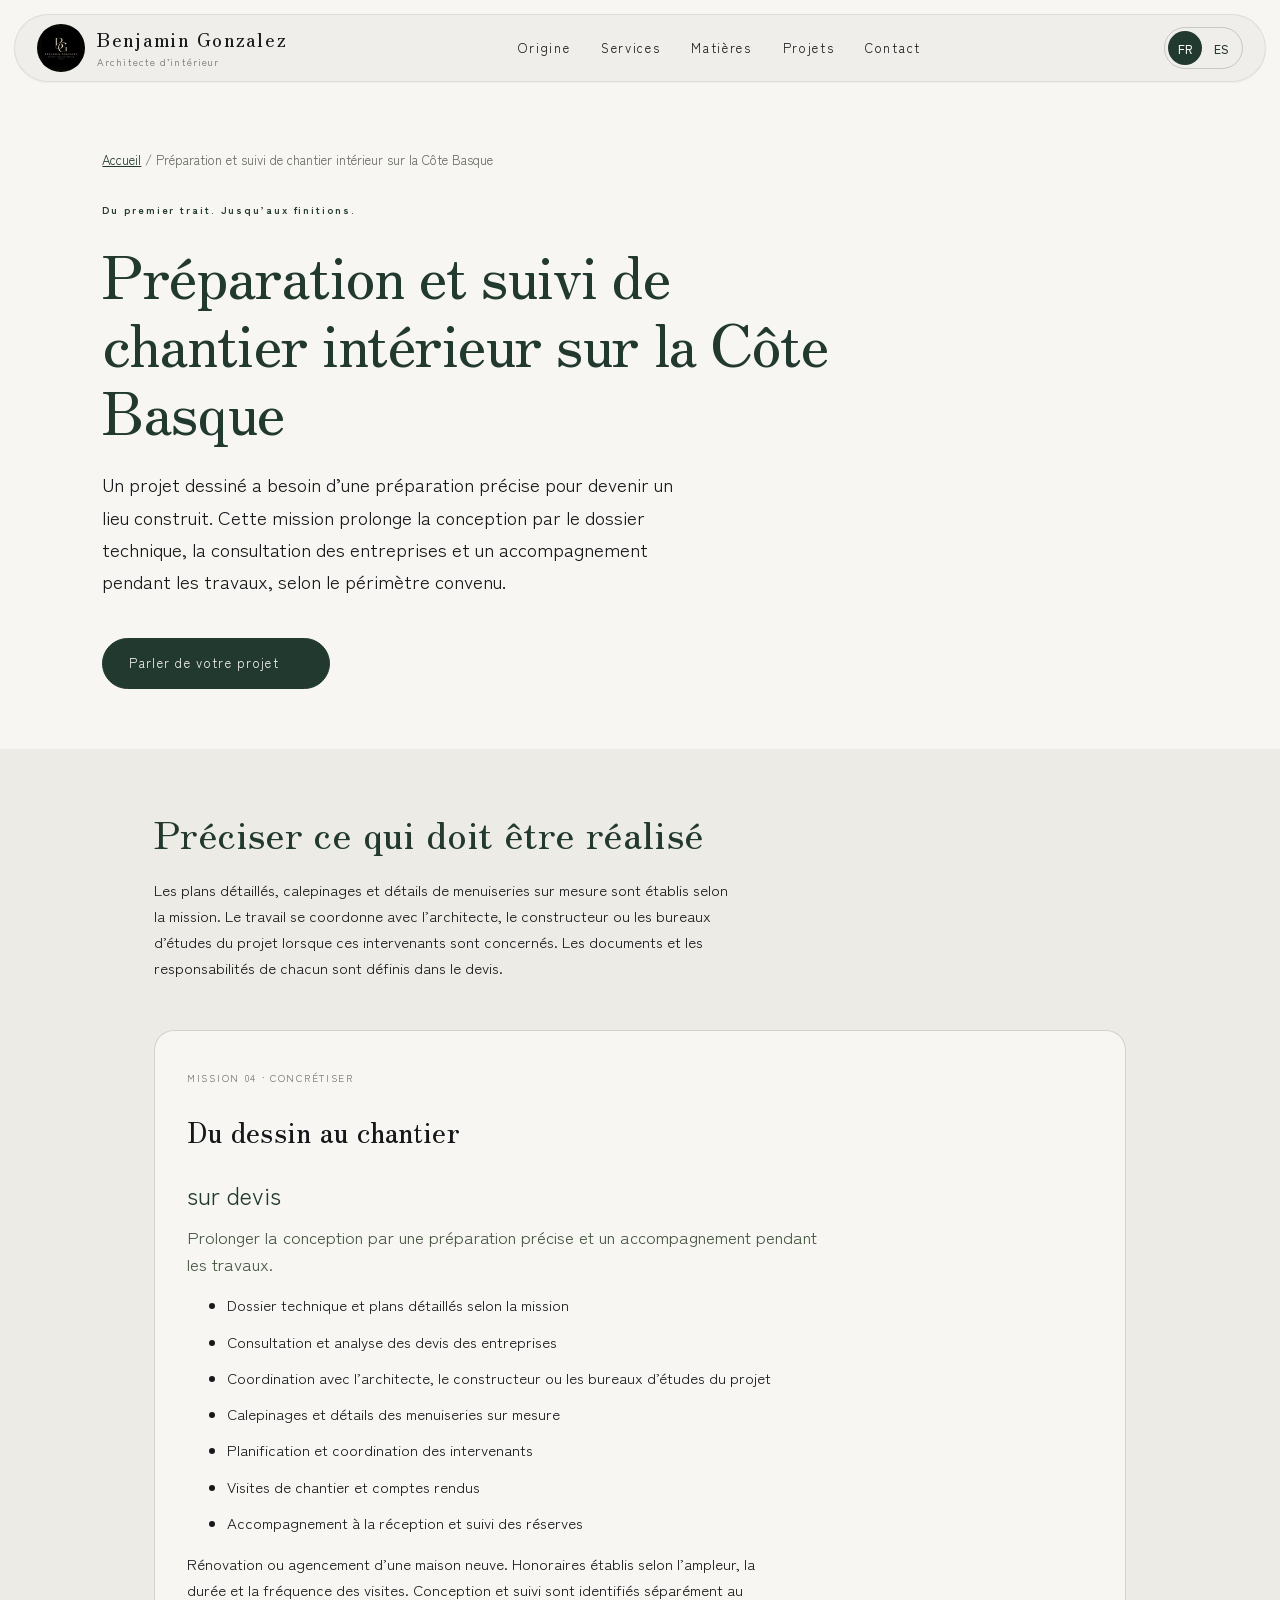
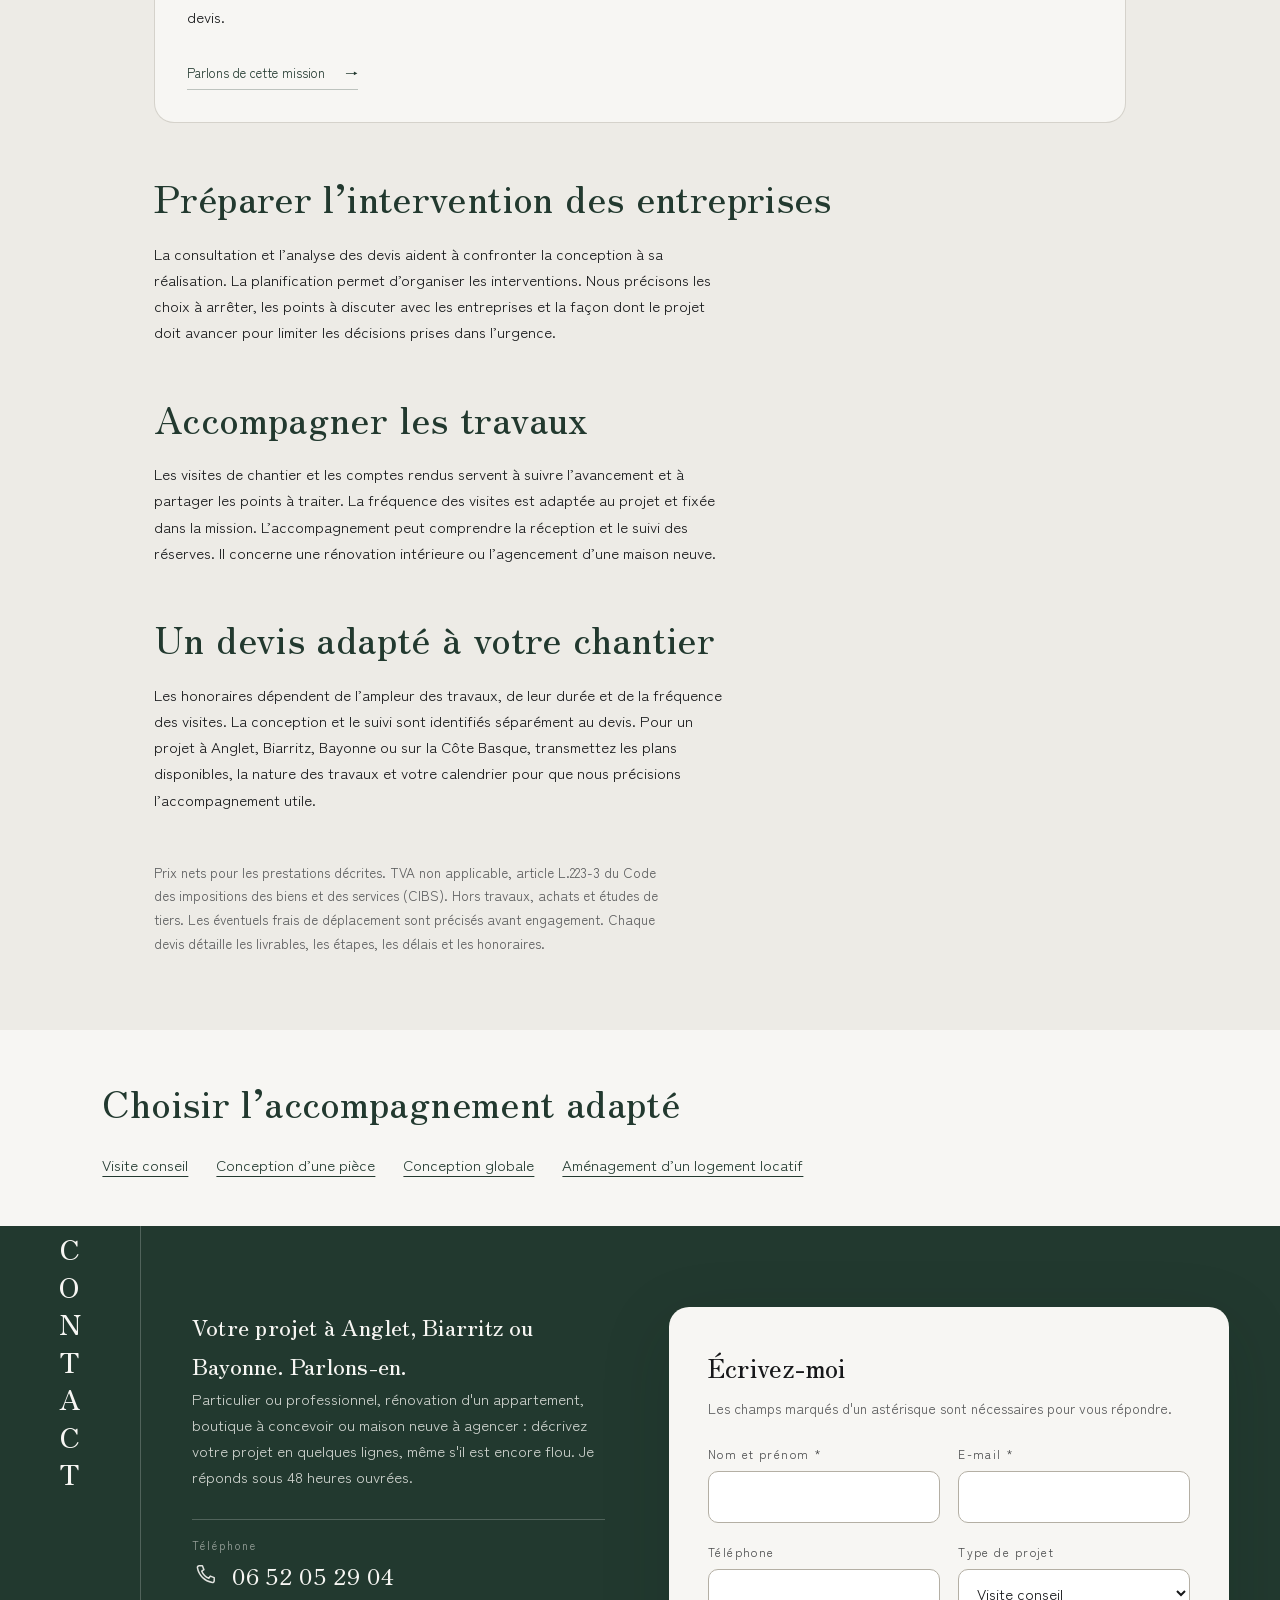
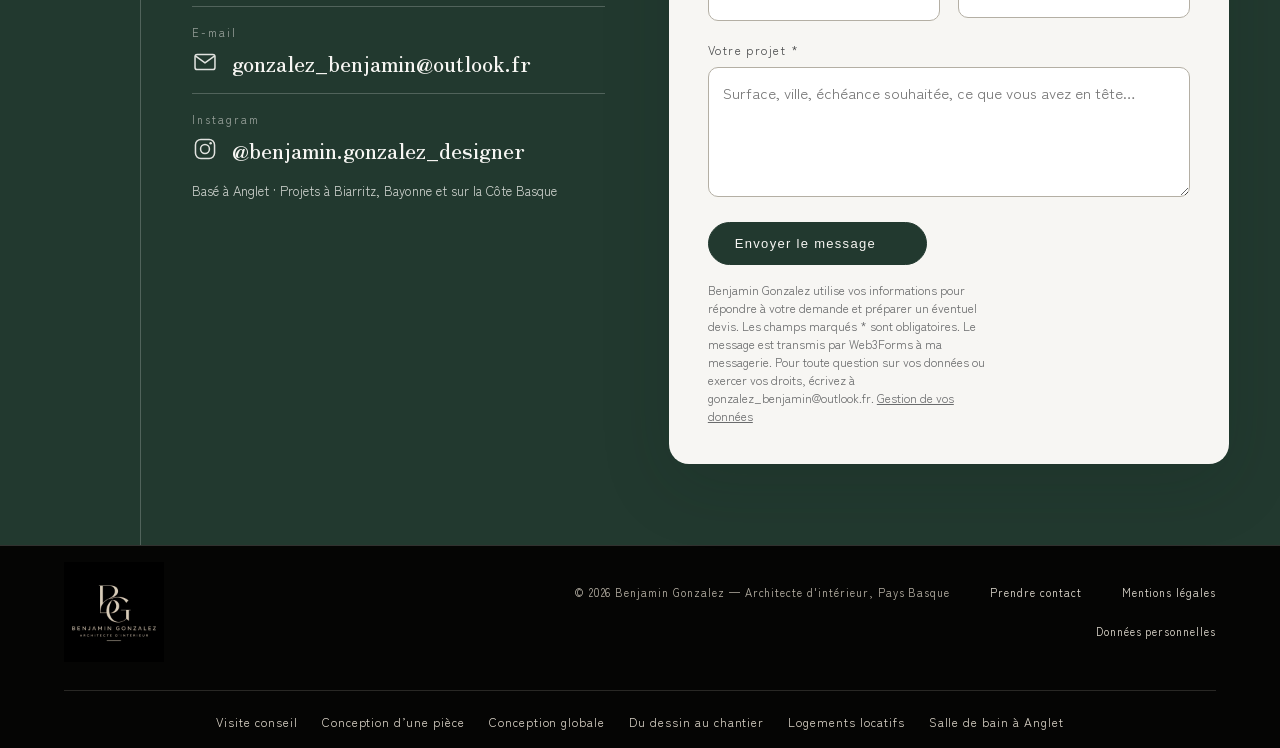
<file: services/suivi-chantier/index.html>
<!DOCTYPE html>

<html lang="fr"><head>
<meta charset="utf-8"/>
<meta content="width=device-width, initial-scale=1" name="viewport"/>
<title>Suivi de chantier intérieur, Côte Basque | Benjamin Gonzalez</title>
<meta content="Préparation et suivi de chantier intérieur à Anglet, Biarritz et Bayonne. Dossier technique, consultation des entreprises et visites, sur devis." name="description"/>
<meta content="Suivi de chantier intérieur, Côte Basque | Benjamin Gonzalez" property="og:title"/>
<meta content="Préparation et suivi de chantier intérieur à Anglet, Biarritz et Bayonne. Dossier technique, consultation des entreprises et visites, sur devis." property="og:description"/>
<meta content="https://benjamin-gonzalez-design.fr/img/logo-benjamin-gonzalez-partage-2026.jpg" property="og:image"/>
<meta content="https://benjamin-gonzalez-design.fr/services/suivi-chantier/" property="og:url"/>
<meta content="website" property="og:type"/>
<meta content="#22392F" name="theme-color"/>
<link href="https://fonts.googleapis.com" rel="preconnect"/>
<link crossorigin="" href="https://fonts.gstatic.com" rel="preconnect"/>
<link href="https://fonts.googleapis.com/css2?family=Zen+Kaku+Gothic+New:wght@400;500;700&amp;family=Zen+Old+Mincho:wght@400;500;600&amp;display=swap" rel="stylesheet"/>
<style>
/* ============================================================
   benjamin-gonzalez-design.fr — feuille de style
   ------------------------------------------------------------
   Pour changer l'apparence du site, tout se règle dans le bloc
   « Réglages » ci-dessous : couleurs, polices, largeur du rail.
   Une seule valeur modifiée se répercute sur toute la page.

   Sommaire
     1. Réglages          6. Services
     2. Base              7. Ambiance et projets
     3. Navigation        8. Contact et formulaire
     4. Accueil           9. Pied de page
     5. Sections         10. Adaptation aux écrans
   ============================================================ */

:root{
  --carta:      #EDEBE6;   /* fond, plâtre tiède */
  --latte:      #F7F6F3;   /* surfaces claires */
  --sumi:       #17181A;   /* encre */
  --pietra:     #B4AFA4;   /* filets, texte secondaire */
  --verde:      #22392F;   /* vert laque — la seule couleur forte */
  --verde-clair:#3C5A4A;

  /* ── Palettes de rechange ──────────────────────────────────
     Pour changer l'ambiance du site, remplacez les quatre valeurs
     ci-dessus par l'une de ces séries. Rien d'autre à modifier.

     Gris pierre + orange brûlé (industriel, chaleureux) :
       --carta:#E8E6E1; --latte:#F4F3F0; --sumi:#1C1C1A;
       --pietra:#A8A49C; --verde:#B4552A; --verde-clair:#C9704A;

     Vert mousse + rose poudré (organique, doux) :
       --carta:#EFEDE8; --latte:#F8F7F4; --sumi:#1A1C18;
       --pietra:#B6B2A6; --verde:#4A5B3C; --verde-clair:#6B7C5A;

     Chocolat + bleu glacier (éditorial, premium) :
       --carta:#EDEAE4; --latte:#F7F5F1; --sumi:#191613;
       --pietra:#B3AA9E; --verde:#4A3225; --verde-clair:#6B4A36;
     ────────────────────────────────────────────────────────── */

  --mincho: "Zen Old Mincho", Georgia, "Times New Roman", serif;
  --gothic: "Zen Kaku Gothic New", -apple-system, BlinkMacSystemFont, "Segoe UI", sans-serif;

  --rail: clamp(120px, 11vw, 190px);   /* largeur du rail vertical */
  --pad: clamp(20px, 5vw, 64px);
}

*,*::before,*::after{ box-sizing:border-box; }
html{ scroll-behavior:smooth; -webkit-text-size-adjust:100%; }
@media (prefers-reduced-motion: reduce){
  html{ scroll-behavior:auto; }
  *{ animation:none !important; transition:none !important; }
}
body{
  margin:0;
  background:var(--carta);
  color:var(--sumi);
  font-family:var(--gothic);
  font-size:clamp(15px,1.05vw,17px);
  line-height:1.75;
  font-weight:400;
  -webkit-font-smoothing:antialiased;
  overflow-x:hidden;
}
img{ display:block; max-width:100%; height:auto; }
a{ color:inherit; }
h1,h2,h3{ font-family:var(--mincho); font-weight:500; margin:0; letter-spacing:.01em; }
p{ margin:0 0 1.1em; max-width:62ch; }
:focus-visible{ outline:2px solid var(--verde); outline-offset:4px; }

/* ---------- Barre de navigation ---------- */
.nav{
  position:fixed; z-index:60;
  top:14px; left:14px; right:14px;
  display:flex; align-items:center; justify-content:space-between;
  gap:16px; padding:12px 22px;
  border-radius:999px;
  background:rgba(237,235,230,.72);
  border:1px solid rgba(23,24,26,.08);
  backdrop-filter:blur(14px) saturate(1.2);
  -webkit-backdrop-filter:blur(14px) saturate(1.2);
  box-shadow:0 1px 2px rgba(23,24,26,.04);
  transition:top .4s ease, padding .4s ease, background .4s ease,
             box-shadow .4s ease, transform .45s cubic-bezier(.2,.7,.2,1);
}
.nav.is-stuck{
  background:rgba(237,235,230,.92);
  box-shadow:0 6px 24px rgba(23,24,26,.10);
  padding-top:10px; padding-bottom:10px;
}
/* La barre s'efface vers le bas quand on descend, revient quand on remonte */
.nav.is-hidden{ transform:translateY(-140%); }

/* ── Repère de lecture ── */
.progress{
  position:fixed; top:0; left:0; right:0; height:2px; z-index:70;
  background:transparent; pointer-events:none;
}
.progress span{
  display:block; height:100%; width:0;
  background:var(--verde); transition:width .1s linear;
}
.brand{
  display:flex; align-items:baseline; gap:10px;
  min-width:0; text-decoration:none; line-height:1.2;
}
.brand b{
  font-family:var(--mincho); font-weight:500;
  font-size:clamp(15px,1.5vw,20px); letter-spacing:.09em; white-space:nowrap;
}
.brand span{
  font-size:clamp(10px,.85vw,12px); letter-spacing:.14em;
  color:var(--pietra); white-space:nowrap;
}
.brand span::before{ content:"／"; margin-right:9px; }
@media (max-width:560px){
  .brand{ flex-direction:column; align-items:flex-start; gap:1px; }
  .brand span::before{ content:none; }
}
.nav-links{ display:flex; gap:clamp(14px,2.4vw,34px); }
.nav-links a{
  text-decoration:none; font-size:13px; letter-spacing:.13em;
  padding:4px 0; position:relative; color:var(--sumi);
}
.nav-links a::after{
  content:""; position:absolute; left:0; right:100%; bottom:0;
  height:1px; background:var(--verde); transition:right .35s ease;
}
.nav-links a:hover::after, .nav-links a:focus-visible::after{ right:0; }
@media (max-width:720px){ .nav-links{ display:none; } }

/* ---------- Hero ---------- */
.hero{
  min-height:100svh; position:relative;
  display:grid; grid-template-columns:var(--rail) 1fr;
  border-bottom:1px solid rgba(23,24,26,.12);
}
.hero-rail{
  border-right:1px solid rgba(23,24,26,.12);
  display:flex; flex-direction:column; align-items:center; justify-content:flex-end;
  padding-bottom:24px; gap:22px;
}
.rail-text{
  writing-mode:vertical-rl; text-orientation:mixed;
  font-weight:700; font-size:clamp(12px,1vw,15px);
  letter-spacing:.3em; color:var(--verde);
}
.rail-line{ width:2px; height:90px; background:var(--verde); }
.hero-body{
  display:grid; grid-template-columns:1.05fr .95fr; align-items:end;
}
.hero-copy{ padding:0 clamp(24px,3.4vw,56px) clamp(48px,7vh,88px); }
.hero-copy h1{
  font-size:clamp(40px,6.2vw,96px); line-height:1.06;
  margin:0 0 26px; max-width:13ch; letter-spacing:-.01em;
}
.hero-copy .lede{ font-size:clamp(16px,1.25vw,19px); color:#3A3B3C; max-width:46ch; }
.hero-actions{ display:flex; flex-wrap:wrap; gap:12px; margin-top:30px; }
.hero-media{ align-self:stretch; position:relative; overflow:hidden; background:var(--latte); }
.hero-media img{ width:100%; height:100%; object-fit:cover; object-position:center 40%; }
/* Si le visuel est un montage ou une image détourée qu'il ne faut pas recadrer,
   ajoutez la classe "fit" sur la balise <img> : elle sera affichée entière. */
.hero-media img.fit{ object-fit:contain; padding:clamp(16px,3vw,48px); }
.hero-quote{
  position:absolute; left:0; right:0; bottom:0;
  padding:24px clamp(20px,2.6vw,34px);
  background:linear-gradient(to top, rgba(23,24,26,.80), rgba(23,24,26,0));
  color:var(--latte); font-family:var(--mincho);
  font-size:clamp(14px,1.05vw,17px); line-height:1.55;
}
.hero-quote small{ display:block; margin-top:6px; font-family:var(--gothic); font-size:11px; letter-spacing:.16em; color:rgba(247,246,243,.7); }
@media (max-width:900px){
  .hero{ grid-template-columns:var(--rail) 1fr; min-height:auto; }
  .hero-body{ grid-template-columns:1fr; }
  .hero-copy{ padding:120px 20px 40px; }
  .hero-media{ height:60vh; min-height:320px; }
}

/* Révélation d'ouverture — un seul moment orchestré */
.reveal-item{ opacity:0; transform:translateY(14px); animation:rise .9s cubic-bezier(.2,.7,.2,1) forwards; }
.reveal-item:nth-child(2){ animation-delay:.12s; }
.reveal-item:nth-child(3){ animation-delay:.24s; }
@keyframes rise{ to{ opacity:1; transform:none; } }

/* Apparition douce des blocs au défilement */
.appear{ opacity:0; transform:translateY(22px); }
.appear.seen{ opacity:1; transform:none; transition:opacity .8s ease, transform .8s cubic-bezier(.2,.7,.2,1); }
.appear.d1.seen{ transition-delay:.08s; }
.appear.d2.seen{ transition-delay:.16s; }
.appear.d3.seen{ transition-delay:.24s; }
@media (prefers-reduced-motion: reduce){
  .appear{ opacity:1; transform:none; }
}

/* Trait qui se déploie sous les titres de section */
.section-body > h2{ position:relative; padding-bottom:18px; }
.section-body > h2::after{
  content:""; position:absolute; left:0; bottom:0;
  width:0; height:2px; background:var(--verde);
  transition:width 1s cubic-bezier(.2,.7,.2,1) .2s;
}
.section-body > h2.seen::after{ width:76px; }
#contact .section-body > h2::after{ background:var(--latte); }

/* ── Indice de défilement sous l'accroche ── */
.cue{
  display:inline-flex; align-items:center; gap:12px;
  margin-top:38px; text-decoration:none; color:var(--verde);
}
.cue-line{
  display:block; width:1px; height:46px;
  background:linear-gradient(to bottom, var(--verde), transparent);
  position:relative; overflow:hidden;
}
.cue-line::after{
  content:""; position:absolute; left:0; top:-46px;
  width:1px; height:46px; background:var(--verde);
  animation:filer 2.4s ease-in-out infinite;
}
@keyframes filer{
  0%{ transform:translateY(0); opacity:0; }
  25%{ opacity:1; }
  100%{ transform:translateY(92px); opacity:0; }
}
.cue-text{ font-size:11px; letter-spacing:.24em; text-transform:uppercase; }
@media (prefers-reduced-motion: reduce){ .cue-line::after{ animation:none; } }

/* ---------- Boutons ---------- */
.btn{
  display:inline-flex; align-items:center; gap:10px;
  padding:13px 26px; border-radius:999px; text-decoration:none;
  font-size:13px; letter-spacing:.1em; border:1px solid var(--verde);
  background:var(--verde); color:var(--latte);
  transition:background .25s ease, color .25s ease;
  cursor:pointer;
}
.btn::after{
  content:"→"; display:inline-block;
  transform:translateX(-4px); opacity:0;
  transition:transform .35s cubic-bezier(.2,.7,.2,1), opacity .3s ease;
}
.btn:hover{ background:transparent; color:var(--verde); }
.btn:hover::after{ transform:translateX(0); opacity:1; }
.btn:active{ transform:translateY(1px); }
.btn-ghost{ background:transparent; color:var(--verde); }
.btn-ghost:hover{ background:var(--verde); color:var(--latte); }

/* ---------- Structure des sections ---------- */
.section{
  display:grid; grid-template-columns:var(--rail) 1fr;
  border-bottom:1px solid rgba(23,24,26,.12);
}
.section-rail{
  border-right:1px solid rgba(23,24,26,.12);
  position:relative;
}
.rail-title{
  position:sticky; top:104px;
  writing-mode:vertical-rl; text-orientation:upright;
  font-family:var(--mincho); font-weight:600;
  font-size:clamp(22px,2.2vw,34px); letter-spacing:.34em;
  text-transform:uppercase;
  margin:0 auto; padding:10px 0;
  display:block; width:max-content;
  color:var(--verde);
}
.section-body{ padding:clamp(64px,9vh,132px) clamp(24px,4vw,72px); }
.section-body > h2{
  font-size:clamp(30px,3.9vw,60px); line-height:1.16; max-width:19ch; margin-bottom:30px;
}
@media (max-width:900px){
  .section{ grid-template-columns:var(--rail) 1fr; }
  .section-body{ padding:56px 20px; }
}

/* ---------- Origine ---------- */
.origine-grid{ display:grid; grid-template-columns:1fr 1fr; gap:clamp(28px,4vw,64px); align-items:start; }
.origine-grid figure{ margin:0; position:sticky; top:110px; }
.origine-grid img{ width:100%; aspect-ratio:4/5; object-fit:cover; object-position:center; background:var(--latte); }
.origine-grid img.fit{ object-fit:contain; }
blockquote.pull{
  margin:32px 0 0; padding:24px 0 0;
  border-top:1px solid var(--pietra);
  font-family:var(--mincho); font-size:clamp(19px,1.9vw,27px); line-height:1.5;
}
.sub-head{
  font-size:clamp(19px,1.7vw,24px);
  margin:38px 0 16px;
}
.tools{
  list-style:none; margin:0; padding:0;
  display:grid; grid-template-columns:repeat(auto-fit,minmax(150px,1fr)); gap:1px;
  background:var(--pietra); border:1px solid var(--pietra);
}
.tools li{
  background:var(--latte); padding:14px 16px;
  font-family:var(--mincho); font-size:clamp(16px,1.4vw,19px);
}
.tools small{
  display:block; margin-top:3px;
  font-family:var(--gothic); font-size:11.5px; letter-spacing:.08em; color:#6A6B6C;
}
.skills{ display:grid; grid-template-columns:1fr 1fr; gap:24px 32px; }
.skills h4{
  font-family:var(--gothic); font-size:12px; font-weight:500; letter-spacing:.14em;
  margin:0 0 10px; padding-bottom:8px; color:var(--verde);
  border-bottom:1px solid var(--pietra);
}
.skills ul{ list-style:none; margin:0; padding:0; }
.skills li{
  font-size:14px; line-height:1.5; color:#4A4B4C;
  padding:5px 0 5px 16px; position:relative;
}
.skills li::before{
  content:""; position:absolute; left:0; top:13px;
  width:6px; height:1px; background:var(--verde);
}
@media (max-width:820px){ .origine-grid{ grid-template-columns:1fr; } .skills{ grid-template-columns:1fr; } }

/* ---------- Services : ligne tarifaire ---------- */
.tiers{ border-top:1px solid rgba(23,24,26,.16); margin-top:8px; }
.tier{
  display:grid; grid-template-columns:1fr auto; gap:8px 32px;
  padding:26px 0; border-bottom:1px solid rgba(23,24,26,.16);
  align-items:baseline;
}
/* Carte interactive : le bloc entier réagit, pas seulement le titre */
.tier.card{
  position:relative; padding:26px clamp(14px,1.6vw,24px);
  border:1px solid transparent; border-bottom-color:rgba(23,24,26,.16);
  border-radius:3px;
  transition:background .35s ease, border-color .35s ease, transform .35s cubic-bezier(.2,.7,.2,1);
}
.tier.card:hover{
  background:var(--latte);
  border-color:var(--pietra);
  transform:translateY(-3px);
}

/* Empilement au défilement : chaque carte se fixe sous la précédente.
   Uniquement sur écran large, où la hauteur le permet. */
@media (min-width:900px){
  .tiers{ padding-bottom:20vh; }
  .tier.card{
    position:sticky;
    background:var(--latte);
    border:1px solid var(--pietra);
    border-radius:4px;
    margin-bottom:20px;
    box-shadow:0 1px 2px rgba(23,24,26,.03);
    transition:box-shadow .4s ease, border-color .35s ease;
  }
  .tier.card:hover{ transform:none; box-shadow:0 10px 30px rgba(23,24,26,.08); }
  .tier.card:nth-child(1){ top:116px; z-index:1; }
  .tier.card:nth-child(2){ top:136px; z-index:2; }
  .tier.card:nth-child(3){ top:156px; z-index:3; }
  .tier.card:nth-child(4){ top:176px; z-index:4; }
  /* La dernière carte reste pleine, les précédentes s'effacent doucement */
  .tier.card:not(:last-child){ opacity:.96; }
}
.tier.card:hover .price{ color:var(--verde-clair); }
.tier.card::after{
  content:""; position:absolute; left:clamp(14px,1.6vw,24px); bottom:-1px;
  width:0; height:2px; background:var(--verde);
  transition:width .5s cubic-bezier(.2,.7,.2,1);
}
.tier.card:hover::after{ width:56px; }
.tier h3{ font-size:clamp(21px,2.4vw,34px); line-height:1.25; }
.tier .price{
  font-family:var(--mincho); font-size:clamp(17px,1.7vw,24px);
  color:var(--verde); white-space:nowrap;
}
.tier ul{
  grid-column:1/-1; list-style:none; margin:14px 0 0; padding:0;
  display:flex; flex-wrap:wrap; gap:8px 10px; max-width:78ch;
}
.tier li{
  font-size:13px; color:#4A4B4C; line-height:1.4;
  padding:5px 12px; border:1px solid var(--pietra); border-radius:999px;
  background:var(--latte);
}
.tier-note{ margin-top:26px; font-size:13.5px; color:#5A5B5C; }

/* Repli si une image ne peut pas se charger : le cadre reste, rien ne s'écrase */
.img-failed{
  display:flex; align-items:center; justify-content:center; text-align:center;
  background:var(--latte); border:1px dashed var(--pietra);
  color:#8A857A; font-size:12.5px; letter-spacing:.06em; padding:18px;
  min-height:220px;
}
.img-failed::before{ content:attr(data-label); }

/* ---------- Bande d'ambiance ---------- */
.band{ display:grid; grid-template-columns:1fr 1fr; gap:1px; background:var(--pietra); }
.band figure{ margin:0; position:relative; background:var(--latte); }
.band img{ width:100%; aspect-ratio:4/5; object-fit:cover; }
.band figcaption{
  position:absolute; left:0; right:0; bottom:0;
  padding:16px 18px;
  background:linear-gradient(to top, rgba(23,24,26,.72), rgba(23,24,26,0));
  color:var(--latte); font-family:var(--mincho); font-size:clamp(14px,1.2vw,18px);
}
.band figcaption small{
  display:block; margin-top:5px;
  font-family:var(--gothic); font-size:10.5px; letter-spacing:.1em;
  color:rgba(247,246,243,.65);
}
.band figcaption a{ color:inherit; }
@media (max-width:640px){ .band{ grid-template-columns:1fr; } }

/* ---------- Projets ---------- */
.projects{ display:grid; grid-template-columns:repeat(auto-fit,minmax(260px,1fr)); gap:clamp(16px,2vw,28px); }
.project{ margin:0; }
.project{ overflow:hidden; }
.project figure, .project > img{ display:block; }
.project img{
  width:100%; aspect-ratio:3/4; object-fit:cover; object-position:center;
  background:var(--latte);
  transition:transform 1.1s cubic-bezier(.2,.7,.2,1), filter .6s ease;
}
.project:hover img{ transform:scale(1.04); filter:saturate(1.06); }
.project.wide{ grid-column:span 2; }
.project.wide img{ aspect-ratio:16/10; }
.project figcaption{
  display:flex; justify-content:space-between; gap:16px;
  padding-top:12px; font-size:13px; color:#4A4B4C;
  border-top:1px solid rgba(23,24,26,.16); margin-top:12px;
}
.project figcaption b{ font-weight:500; color:var(--sumi); }
.placeholder{
  width:100%; aspect-ratio:3/4; background:var(--latte);
  border:1px dashed var(--pietra);
  display:flex; align-items:center; justify-content:center;
  color:var(--pietra); font-size:13px; text-align:center; padding:20px;
}
@media (max-width:820px){ .project.wide{ grid-column:span 1; } .project.wide img{ aspect-ratio:3/4; } }

/* ---------- Contact ---------- */
#contact{ background:var(--verde); color:var(--latte); border-bottom:none; }
#contact .section-rail{ border-right-color:rgba(247,246,243,.22); }
#contact .rail-title{ color:var(--latte); }
#contact h2{ color:var(--latte); }
#contact p{ color:rgba(247,246,243,.82); }
.contact-grid{ display:grid; grid-template-columns:.85fr 1.15fr; gap:clamp(32px,5vw,72px); align-items:start; }
.contact-lines{ list-style:none; margin:28px 0 0; padding:0; }
.contact-lines li{ border-top:1px solid rgba(247,246,243,.22); }
.contact-lines a{
  display:block; padding:16px 0; text-decoration:none;
  transition:padding-left .35s ease;
}
.contact-lines .lbl{
  display:block; margin:0 0 6px;
  font-family:var(--gothic); font-size:11px; letter-spacing:.18em;
  color:rgba(247,246,243,.55);
}
.contact-lines .row{ display:flex; align-items:center; gap:14px; }
.contact-lines .val{
  font-family:var(--mincho); font-size:clamp(17px,1.8vw,25px);
  line-height:1.25; min-width:0; word-break:break-word;
}
.contact-lines a:hover{ padding-left:10px; }
.ico{
  flex:0 0 auto; width:26px; height:26px;
  fill:none; stroke:var(--latte); stroke-width:1.4;
  stroke-linecap:round; stroke-linejoin:round;
  color:var(--latte);
  transition:transform .35s cubic-bezier(.2,.7,.2,1), opacity .3s ease;
  opacity:.9;
}
.contact-lines a:hover .ico{ transform:translateY(-2px) scale(1.06); opacity:1; }

/* Formulaire */
.form{ background:var(--latte); color:var(--sumi); padding:clamp(24px,3vw,40px); }
.form h3{ font-size:clamp(22px,2vw,28px); margin-bottom:6px; }
.form .form-intro{ font-size:14px; color:#5A5B5C; margin-bottom:22px; }
.field{ margin-bottom:18px; }
.field label{ display:block; font-size:12px; letter-spacing:.12em; margin-bottom:7px; color:#4A4B4C; }
.field input, .field select, .field textarea{
  width:100%; padding:12px 14px; font:inherit; font-size:15px;
  color:var(--sumi); background:#fff;
  border:1px solid var(--pietra); border-radius:2px;
  transition:border-color .2s ease;
}
.field input:focus, .field select:focus, .field textarea:focus{ border-color:var(--verde); outline:none; box-shadow:0 0 0 3px rgba(34,57,47,.12); }
.field textarea{ min-height:130px; resize:vertical; }
.field-row{ display:grid; grid-template-columns:1fr 1fr; gap:18px; }
.hp{ position:absolute; left:-9999px; width:1px; height:1px; overflow:hidden; }
.form-foot{ display:flex; align-items:center; gap:16px; flex-wrap:wrap; margin-top:6px; }
.consent{ font-size:12px; color:#6A6B6C; max-width:40ch; line-height:1.5; }
.status{ margin-top:16px; font-size:14px; padding:12px 14px; border-radius:2px; display:none; }
.status.ok{ display:block; background:rgba(34,57,47,.10); color:var(--verde); border:1px solid rgba(34,57,47,.3); }
.status.err{ display:block; background:rgba(150,40,30,.08); color:#8A2A20; border:1px solid rgba(150,40,30,.3); }
@media (max-width:900px){ .contact-grid{ grid-template-columns:1fr; } .field-row{ grid-template-columns:1fr; } }

/* ---------- Pied de page ---------- */
.footer{
  background:var(--verde); color:rgba(247,246,243,.6);
  padding:26px var(--pad) 34px;
  border-top:1px solid rgba(247,246,243,.18);
  display:flex; justify-content:space-between; gap:14px; flex-wrap:wrap;
  font-size:12px; letter-spacing:.08em;
}
.footer a{ text-decoration:none; }
.footer a:hover{ color:var(--latte); }

/* ═══════════ Adaptation aux formats d'écran ═══════════ */

/* Grand écran : on laisse respirer le rail */
@media (min-width:1600px){
  :root{ --rail:118px; }
  .section-body{ padding-left:clamp(48px,5vw,110px); padding-right:clamp(48px,5vw,110px); }
}

/* Tablette paysage */
@media (max-width:1100px){
  .contact-grid{ gap:40px; }
  .tier ul{ max-width:none; }
}

/* Tablette portrait et petit portable */
@media (max-width:900px){
  :root{ --rail:80px; }
  .rail-title{ top:80px; letter-spacing:.26em; font-size:22px; }
  .hero-rail{ padding-bottom:16px; }
  .rail-text{ font-size:10px; letter-spacing:.28em; }
  .rail-line{ height:44px; }
}

/* Téléphone */
@media (max-width:640px){
  :root{ --rail:60px; }
  .nav{ top:10px; left:10px; right:10px; padding:10px 16px; }
  .cue{ margin-top:28px; }
  .cue-line{ height:36px; }
  .tier.card{ padding:20px 12px; }
  .origine-grid figure{ position:static; }
  body{ line-height:1.7; }

  .nav{ padding:12px 16px; }
  .section-body{ padding:48px 16px 56px; }
  .hero-copy{ padding:132px 16px 40px; }
  .hero-media{ height:52vh; min-height:280px; }

  /* Tarifs : prix sous le titre, pas à côté */
  .tier{ grid-template-columns:1fr; padding:22px 0; }
  .tier .price{ justify-self:start; }
  .tier ul{ gap:7px 8px; margin-top:12px; }
  .tier li{ font-size:12.5px; padding:4px 10px; }

  .tools{ grid-template-columns:1fr 1fr; }
  .projects{ grid-template-columns:1fr; }
  .form{ padding:22px 18px; }
  .form-foot{ gap:12px; }
  .btn{ width:100%; justify-content:center; }
  .footer{ flex-direction:column; gap:8px; padding:22px 16px 28px; }
}

/* Très petits écrans */
@media (max-width:380px){
  :root{ --rail:50px; }
  .tools{ grid-template-columns:1fr; }
  .rail-title{ letter-spacing:.2em; font-size:19px; }
}

/* Écrans tactiles : pas d'effet au survol qui reste collé */
@media (hover:none){
  .tier.card:hover{ background:transparent; border-color:transparent;
                    border-bottom-color:rgba(23,24,26,.16); transform:none; }
  .tier.card:hover::after{ width:0; }
  .btn:hover{ background:var(--verde); color:var(--latte); }
  .btn-ghost:hover{ background:transparent; color:var(--verde); }
  .contact-lines a:hover{ padding-left:0; }
}

/* Impression */
@media print{
  .nav, .hero-actions, .form, .hero-quote, .cue, .progress{ display:none; }
  body{ background:#fff; }
  .section, .hero{ grid-template-columns:1fr; }
  .section-rail, .hero-rail{ display:none; }
}


/* Évolution de la version d’origine : palette, rails et typographies conservés. */
html{scroll-padding-top:105px}.skip{position:fixed;left:20px;top:-100px;background:var(--latte);z-index:100;padding:12px}.skip:focus{top:15px}.eyebrow{font-family:var(--gothic);font-size:10px;letter-spacing:.19em;color:var(--verde);font-weight:700;margin-bottom:22px}.nav{backdrop-filter:blur(22px);-webkit-backdrop-filter:blur(22px)}.nav:focus-within,.nav:has(.nav-links.open){transform:none}.brand span{color:#686a60}.menu-toggle{display:none}.hero-copy{padding-top:135px}.hero-copy h1{font-size:clamp(42px,4.8vw,76px);max-width:14ch;line-height:1.09;letter-spacing:-.035em}.hero-media{margin:100px 24px 24px 0;border-radius:24px;min-width:0}.hero-quote{padding-top:65px}.signature-strip{display:grid;grid-template-columns:repeat(3,1fr);gap:35px;padding:42px 5vw 42px calc(var(--rail) + 4vw);background:var(--latte);border-bottom:1px solid #17181a20}.signature-strip>div{border-left:1px solid #b4afa480;padding-left:22px}.signature-strip strong{display:block;font-family:var(--mincho);font-size:clamp(23px,2.5vw,36px);font-weight:500;color:var(--verde)}.signature-strip span{font-size:12px;color:#61645d}.origine-grid img,.band img,.project,.form{border-radius:20px}.section-body>h2{letter-spacing:-.025em}.tiers{border:0;padding-bottom:0;display:grid;gap:22px}.tier.card{position:relative;top:auto!important;margin:0;padding:30px;background:var(--latte);border:1px solid #b4afa46b;border-radius:20px;box-shadow:0 6px 25px #17181a03;opacity:1!important}.tier.card:hover{transform:translateY(-2px);box-shadow:0 12px 35px #17181a08}.tier.card::after{display:none}.mission-number{grid-column:1/-1;font-family:var(--gothic);font-size:10px;letter-spacing:.17em;color:#686a60;margin-bottom:14px}.tier h3{font-size:clamp(23px,2.2vw,34px)}.tier li{border-color:#b4afa480;background:#fff9}.mission-link{grid-column:1/-1;justify-self:start;font-size:13px;color:var(--verde);text-decoration:none;margin-top:16px;border-bottom:1px solid #22392f45;padding-bottom:4px}.mission-link span{margin-left:16px}#methode{background:var(--latte)}.process-grid{display:grid;grid-template-columns:repeat(4,1fr);gap:30px;margin-top:42px}.process-grid article{border-top:1px solid #b4afa4;padding-top:20px}.process-grid article>span{font-size:12px;letter-spacing:.12em;color:#62695f}.process-grid h3{font-size:25px;margin:25px 0 13px;color:var(--verde)}.process-grid p{font-size:14px;line-height:1.65;color:#5b5c57}.band figcaption small{line-height:1.5}.projects{grid-template-columns:minmax(0,1fr);max-width:900px}.project{overflow:hidden;background:var(--latte)}.project img{width:100%;aspect-ratio:16/10;object-fit:cover}.project figcaption{padding:20px 25px}.faq{margin-top:35px;max-width:900px}.faq details{border-top:1px solid #b4afa480;padding:22px 0}.faq details:last-child{border-bottom:1px solid #b4afa480}.faq summary{list-style:none;cursor:pointer;display:flex;justify-content:space-between;align-items:center;gap:20px;font-size:18px;color:var(--verde)}.faq summary::-webkit-details-marker{display:none}.faq summary::after{content:'+';font-size:24px;font-weight:400;flex-shrink:0}.faq details[open] summary::after{content:'−'}.faq details p{margin:18px 0 0;color:#5b5c57;font-size:15px}.field input,.field select,.field textarea{border-radius:10px}#contact .form p{color:#5a5b5c}.field{min-width:0}.form{box-shadow:0 20px 70px #10241b26}.status:not(:empty){display:block}.menu-toggle:focus-visible{outline-offset:2px}
@media(max-width:1100px){.brand{flex-direction:column;align-items:flex-start;gap:4px}.brand span::before{content:none}.process-grid{grid-template-columns:1fr 1fr}.hero-media{margin-right:16px}.tier{grid-template-columns:1fr}.tier .price{justify-self:start}}
@media(max-width:900px){.hero-copy{padding-top:145px}.hero-media{margin:0 20px 25px;height:55vh}.hero-copy h1{max-width:18ch}.signature-strip{padding:30px 25px 30px calc(var(--rail) + 20px);gap:20px}.signature-strip strong{font-size:24px}.signature-strip span{font-size:11px}.signature-strip>div{padding-left:14px}.origine-grid figure{position:static}}
@media(max-width:720px){.menu-toggle{display:flex;flex-direction:column;justify-content:center;align-items:center;gap:6px;width:44px;height:44px;background:none;border:0;cursor:pointer;color:var(--verde)}.menu-toggle span{display:block;width:22px;height:1px;background:currentColor}.nav-links{display:none;position:absolute;top:calc(100% + 8px);left:0;right:0;border-radius:20px;background:#f7f6f3;border:1px solid #b4afa466;box-shadow:0 15px 35px #17181a12;padding:15px 24px}.nav-links.open{display:flex;flex-direction:column;gap:6px}.nav-links a{padding:11px 0}.nav-links a::after{display:none}.signature-strip{grid-template-columns:1fr;padding-left:calc(var(--rail) + 20px);gap:22px}.signature-strip>div{display:flex;flex-direction:column}.signature-strip strong{font-size:26px}.tier.card{padding:24px 18px}.hero-copy h1{font-size:clamp(35px,8vw,52px)}.eyebrow{font-size:9px;letter-spacing:.1em}.hero-media{margin:0 15px 20px;border-radius:18px}.process-grid{gap:22px}.process-grid h3{font-size:22px}.process-grid p{font-size:13px}.faq summary{font-size:16px}.project img{aspect-ratio:4/5}.project figcaption{padding:18px}.field input,.field select,.field textarea{font-size:16px}.btn{letter-spacing:.06em}.brand b{letter-spacing:.03em}.hero-quote{font-size:13px}.form .status{overflow-wrap:anywhere}}
@media(max-width:430px){.process-grid{grid-template-columns:1fr}.process-grid h3{margin-top:15px}.tier .price{white-space:normal}.hero-copy h1{font-size:36px}.brand b{font-size:15px}.brand span{font-size:9px}.hero-copy{padding-top:130px}}
@media(prefers-reduced-motion:reduce){*,*::before,*::after{animation:none!important;transition:none!important}.reveal-item,.appear{opacity:1;transform:none}}

/* Identité fournie : fichier original conservé, cadrage du monogramme en CSS. */
.nav .brand-logo{display:flex;flex-direction:row;align-items:center;gap:12px}.brand-logo>span::before{content:none}.brand-logo .brand-mark{display:block;position:relative;overflow:hidden;flex:0 0 54px;width:54px;height:54px;border-radius:50%;background:#050504}.brand-mark img{position:absolute;width:150px;max-width:none;height:150px;left:-48px;top:-37px;object-fit:contain}.brand-logo .brand-wordmark{display:flex;flex-direction:column;align-items:flex-start;gap:5px;white-space:normal;letter-spacing:normal}.brand-wordmark b{color:var(--sumi)}.brand-wordmark small{font-size:10px;letter-spacing:.11em;color:#686a60}.nav{padding-top:9px;padding-bottom:9px}.footer-logo{display:flex;align-items:center;justify-content:space-between;gap:40px;padding:30px clamp(24px,5vw,80px);background:#050504;color:#dcd5c9}.footer-signature{display:block;flex:0 0 220px}.footer-signature img{width:220px;height:220px;object-fit:contain}.footer-info{display:flex;flex-wrap:wrap;justify-content:flex-end;gap:20px 40px;font-size:12px;max-width:650px}.footer-info a{color:#e4ded3}.footer-info>span:first-child{color:#b9b3a7}
@media(max-width:720px){.brand-logo .brand-mark{flex-basis:44px;width:44px;height:44px}.brand-mark img{width:125px;height:125px;left:-40px;top:-31px}.brand-logo .brand-wordmark{gap:3px}.brand-wordmark small{font-size:9px}.nav .brand-logo{gap:9px}.footer-logo{flex-direction:column;gap:12px;padding:24px}.footer-signature{flex:0 0 auto}.footer-signature img{width:200px;height:200px}.footer-info{justify-content:center;text-align:center;font-size:11px;gap:14px}}
@media(max-width:380px){.brand-wordmark b{font-size:13px}.brand-wordmark small{font-size:8px}.nav{gap:5px}.nav .brand-logo{gap:7px}}

/* Galerie des quatre projections fournies. */
#projections{background:var(--latte)}.visual-grid{display:grid;grid-template-columns:repeat(2,minmax(0,1fr));gap:35px 26px;margin-top:38px}.visual-card{margin:0;min-width:0}.visual-wide{grid-column:1/-1}.visual-open{display:block;position:relative;overflow:hidden;border-radius:22px;background:#e2dfd8}.visual-open img{width:100%;aspect-ratio:6/5;object-fit:cover;transition:transform .65s ease}.visual-wide .visual-open img{aspect-ratio:16/10;object-position:center}.visual-plan .visual-open img{aspect-ratio:auto;object-fit:contain}.visual-open:hover img{transform:scale(1.025)}.visual-zoom{position:absolute;right:18px;bottom:18px;width:42px;height:42px;display:grid;place-items:center;border-radius:50%;background:#f7f6f3ed;color:var(--verde);font-size:23px;backdrop-filter:blur(12px)}.visual-card figcaption{padding:20px 2px 0}.visual-card small{font-size:9px;letter-spacing:.13em;color:#6e7167}.visual-card h3{font-size:clamp(24px,2.3vw,34px);line-height:1.2;margin:10px 0;color:var(--verde)}.visual-card p{font-size:13px;color:#65675f;margin:0}.visual-end{display:flex;justify-content:space-between;align-items:center;gap:24px;margin-top:35px;padding-top:25px;border-top:1px solid #b4afa466}.visual-end>span{font-size:12px;color:#65675f}#visual-dialog{position:fixed;max-width:96vw;max-height:96vh;width:1200px;border:0;border-radius:16px;background:#111;color:#eee;padding:60px 20px 20px;box-shadow:0 20px 90px #0008}#visual-dialog::backdrop{background:#000d;backdrop-filter:blur(8px)}#visual-dialog figure{margin:0}#visual-full{display:block;width:100%;height:auto;max-height:75vh;object-fit:contain}#visual-caption{text-align:center;font-size:13px;padding-top:15px}.visual-close{position:absolute;right:20px;top:13px;background:#ffffff16;color:#eee;border:1px solid #ffffff30;border-radius:99px;padding:8px 15px;font:inherit;font-size:12px;cursor:pointer}.visual-close span{font-size:18px;margin-left:10px}body.gallery-open{overflow:hidden}
@media(max-width:720px){.visual-grid{grid-template-columns:1fr;gap:28px}.visual-wide{grid-column:auto}.visual-open{border-radius:16px}.visual-open img,.visual-wide .visual-open img{aspect-ratio:auto;object-fit:contain}.visual-card h3{font-size:25px}.visual-end{flex-direction:column;align-items:flex-start}.visual-zoom{width:36px;height:36px;right:12px;bottom:12px}.visual-card small{font-size:8px}.visual-end .btn{font-size:12px}.visual-close{min-height:40px}#visual-dialog{padding:65px 10px 20px}}

/* Matières : ancrage basque, composition italienne et japonaise. */
#ambiance.materials-section{background:#22392f;color:#f2eee5}.materials-section .section-rail{border-color:#f2eee526}.materials-section .rail-title{color:#d8decb}.materials-section .section-body{padding-top:95px;padding-bottom:75px;min-width:0}.materials-intro{display:grid;grid-template-columns:1.5fr 1fr;align-items:end;gap:60px}.materials-section .eyebrow{color:#bcc8b2;font-size:10px;letter-spacing:.16em}.materials-intro h2{font-size:clamp(35px,4.3vw,67px);line-height:1.1;letter-spacing:-.035em;margin:0}.materials-intro h2 em{font-style:normal;color:#c7ccba}.materials-intro>p{font-size:15px;line-height:1.8;color:#d2d7cd;margin:0;max-width:39ch}.materials-statement{display:flex;align-items:center;gap:20px;margin:48px 0 40px;padding:25px 0;border-top:1px solid #f2eee526;border-bottom:1px solid #f2eee526}.material-green{width:48px;height:48px;border-radius:50%;background:#3d5a47;border:1px solid #aab69f66;box-shadow:inset 0 1px 12px #0002;flex-shrink:0}.materials-statement p{font-size:14px;line-height:1.55;margin:0;color:#d2d7cd}.materials-statement strong{font-weight:500;color:#f2eee5}.material-location{margin-left:auto;text-align:right;font-size:9px;letter-spacing:.18em;line-height:1.8;color:#bac5b2}.material-selector{display:grid;grid-template-columns:repeat(4,minmax(0,1fr));gap:12px;margin-bottom:24px}.material-selector[hidden]{display:none}.material-selector button{display:flex;align-items:center;gap:15px;background:#ffffff06;border:1px solid #f2eee533;color:#e1e6d9;padding:15px 18px;border-radius:13px;text-align:left;cursor:pointer;font:inherit;transition:background .25s,border-color .25s}.material-selector button[aria-selected=true]{background:#f2eee5;color:#22392f;border-color:#f2eee5}.material-selector button:hover{border-color:#f2eee5}.material-selector button:focus-visible{outline:2px solid #e8dcc6;outline-offset:4px}.material-selector button>span:last-child{letter-spacing:0}.material-selector b{display:block;font-size:15px;font-weight:500;letter-spacing:0}.material-chip{display:block;width:38px;height:38px;border-radius:50%;border:1px solid #0002;flex-shrink:0}.chip-bois{background:linear-gradient(100deg,#9c7957,#c3a17b 33%,#ac835d 38%,#d0af86 72%,#9c7957)}.chip-mineral{background:linear-gradient(145deg,#dcd3c3,#ede5d8 55%,#c8bdab)}.chip-textile{background:repeating-linear-gradient(0deg,#aaadab 0 1px,#bcbeb9 1px 3px)}.chip-metal{background:linear-gradient(130deg,#161b19,#4d524e,#191e1b)}.material-panel{display:grid;grid-template-columns:1.35fr 1fr;min-height:520px;background:#f2eee5;border-radius:22px;overflow:hidden;color:#222721;margin-bottom:24px}.material-panel[hidden]{display:none}.material-image{position:relative;margin:0;min-width:0;min-height:520px;background:#bdb6a7;overflow:hidden}.material-image img{width:100%;height:100%;position:absolute;inset:0;object-fit:cover;object-position:40% center}.material-image figcaption{position:absolute;bottom:0;left:0;right:0;background:linear-gradient(transparent,#0009);padding:65px 25px 22px;font-size:9px;letter-spacing:.13em;color:#fff}.mineral-image img{object-position:85% center}.textile-image img{object-position:25% center}.metal-image img{object-position:60% center}.material-copy{padding:48px 36px;display:flex;flex-direction:column;justify-content:center}.material-kicker{font-size:10px;letter-spacing:.13em;color:#586849;margin-bottom:25px}.material-copy h3{font-size:clamp(28px,2.8vw,43px);line-height:1.15;letter-spacing:-.03em;color:#22392f;margin-bottom:24px}.material-copy p{font-size:15px;line-height:1.7;color:#4c514a}.material-copy .material-detail{font-size:13px;color:#63675f;margin-bottom:25px}.material-tags{display:flex;gap:8px;flex-wrap:wrap;margin-top:8px}.material-tags span{border:1px solid #22392f30;border-radius:99px;padding:5px 10px;font-size:10px;color:#46573e}.materials-closing{margin-top:52px;text-align:center;padding-top:22px}.materials-closing>span{font-size:9px;letter-spacing:.18em;color:#c0c9b5}.materials-closing p{font-family:var(--mincho);font-size:clamp(28px,3.4vw,48px);line-height:1.3;margin:25px auto;max-width:none;letter-spacing:-.02em}.materials-closing em{font-style:normal;color:#c7ccba}.materials-closing a{display:inline-block;font-size:13px;color:#f2eee5;text-decoration:none;border-bottom:1px solid #f2eee555;padding-bottom:7px}.materials-closing a span{margin-left:22px}.materials-closing a:focus-visible{outline-color:#f2eee5}
@media(max-width:1100px){.materials-intro{gap:30px}.material-selector button{padding:12px;gap:10px}.material-chip{width:30px;height:30px}.material-copy{padding:32px 25px}.material-panel{grid-template-columns:1.1fr 1fr}.material-copy h3{font-size:32px}.material-image{min-height:510px}}
@media(max-width:800px){.materials-intro{grid-template-columns:1fr;gap:24px}.materials-intro>p{max-width:60ch}.material-panel{grid-template-columns:1fr}.material-image{min-height:0;height:390px}.material-image img{object-position:center}.material-copy{padding:35px}.material-copy p{max-width:65ch}.material-selector{grid-template-columns:1fr 1fr}.materials-section .section-body{padding-top:60px;padding-bottom:60px}}
@media(max-width:520px){.materials-section .section-body{padding-left:17px;padding-right:17px}.materials-intro h2{font-size:36px}.materials-intro>p{font-size:14px}.materials-statement{gap:12px;margin-top:30px}.materials-statement p{font-size:12px}.material-green{width:32px;height:32px}.material-location{display:none}.material-selector{gap:8px}.material-selector button{gap:8px;padding:10px}.material-selector b{font-size:13px}.material-chip{width:28px;height:28px}.material-image{height:280px}.material-image figcaption{font-size:8px;padding-left:18px;padding-right:18px}.material-copy{padding:28px 20px}.material-copy h3{font-size:31px}.material-copy p{font-size:14px}.material-panel{border-radius:17px;min-height:0}.material-kicker{margin-bottom:18px}.materials-closing p{font-size:29px}.materials-closing a{font-size:12px}}

/* Prestations : intention, livrables et périmètre clairement séparés. */
.mission-intent{grid-column:1/-1;font-size:17px;color:#455541;margin:7px 0 4px;max-width:65ch;line-height:1.6}.tier .mission-scope{grid-column:1/-1;font-size:12px;line-height:1.65;color:#686a60;max-width:85ch;margin:18px 0 0;padding-top:16px;border-top:1px solid #b4afa455}.italian-note{border-left:2px solid #22392f;padding:5px 0 5px 24px;margin:35px 0}.italian-note .eyebrow{font-size:9px;margin:0 0 13px}.italian-note h3{font-size:30px;line-height:1.2;color:#22392f;margin-bottom:16px}.italian-note>p:last-child{font-size:14px;line-height:1.8}.material-selector b{font-size:14px}.visual-wide:first-child .visual-open img{aspect-ratio:16/9}.visual-card:not(.visual-wide) .visual-open img{aspect-ratio:16/10}.material-location{letter-spacing:.1em}.tier .price{font-size:clamp(17px,1.6vw,23px)}
@media(max-width:720px){.mission-intent{font-size:15px}.italian-note{padding-left:18px}.italian-note h3{font-size:27px}.material-selector b{font-size:12px}.material-selector button{gap:6px}.visual-card:not(.visual-wide) .visual-open img{aspect-ratio:auto}}

/* Navigation sensorielle : un mot, sans numéro ni pastille. */
.material-selector button{justify-content:center;text-align:center;min-height:60px;padding:16px 10px}.material-selector button .sense-label{font-size:16px;font-weight:500;letter-spacing:0;line-height:1.4}.material-selector button[aria-selected=true] .sense-label{color:var(--verde)}
@media(max-width:520px){.material-selector button{min-height:54px;padding:12px 6px}.material-selector button .sense-label{font-size:14px}}

/* Mise en valeur du savoir-faire en aménagement locatif. */
.rental-expertise{grid-column:1/-1;border-top:1px solid #22392f30;border-bottom:1px solid #22392f30;padding:36px 0;margin:2px 0 12px}.rental-expertise .eyebrow{font-size:10px;margin-bottom:18px}.rental-expertise h3{font-size:clamp(28px,3vw,42px);line-height:1.15;letter-spacing:-.025em;color:var(--verde);margin-bottom:20px}.rental-expertise>p:not(.eyebrow){font-size:15px;line-height:1.8;color:#585d53;max-width:78ch}.rental-expertise>a{font-size:13px;color:var(--verde);text-decoration:none;border-bottom:1px solid #22392f50;padding-bottom:5px;display:inline-block}.rental-expertise>a span{margin-left:15px}

/* Ajustements de présence : monogramme complet et pied de page compact. */
.nav .brand-logo .brand-mark{flex:0 0 48px;width:48px;height:48px;border-radius:50%}.nav .brand-mark img{width:38px;height:38px;left:5px;top:5px;max-width:none;object-fit:contain}.footer-logo{padding-top:16px;padding-bottom:16px;gap:28px;min-height:0}.footer-logo .footer-signature{flex:0 0 100px}.footer-logo .footer-signature img{width:100px;height:100px}.footer-info{font-size:11px}.material-selector button .sense-label{font-size:clamp(20px,2vw,28px);font-weight:700;line-height:1.25}.material-selector button{min-height:76px;padding:18px 10px}
@media(max-width:720px){.nav .brand-logo .brand-mark{flex-basis:40px;width:40px;height:40px}.nav .brand-mark img{width:32px;height:32px;left:4px;top:4px}.footer-logo{flex-direction:row;align-items:center;padding:15px 20px;gap:20px}.footer-logo .footer-signature{flex:0 0 82px}.footer-logo .footer-signature img{width:82px;height:82px}.footer-info{flex-direction:column;align-items:flex-start;justify-content:center;text-align:left;font-size:10px;gap:9px}.material-selector button .sense-label{font-size:22px}.material-selector button{min-height:68px;padding:16px 8px}}
@media(max-width:420px){.material-selector button .sense-label{font-size:18px}.footer-logo{gap:14px;padding-left:15px;padding-right:15px}}

/* Taille explicite des libellés, sans conflit avec la règle historique. */
#ambiance .material-selector button .sense-label{font-size:32px;font-weight:400;line-height:1.2;letter-spacing:-.02em}
@media(max-width:1100px){#ambiance .material-selector button .sense-label{font-size:25px}}
@media(max-width:520px){#ambiance .material-selector button .sense-label{font-size:21px}}
@media(max-width:360px){#ambiance .material-selector button .sense-label{font-size:18px}}

/* Sélecteur français / espagnol, disponible aussi sur mobile. */
.language-switch{display:flex;align-items:center;gap:2px;flex-shrink:0;padding:3px;border:1px solid #22392f35;border-radius:24px;margin-left:12px}
.language-switch[hidden]{display:none}
.language-switch button{font:500 12px var(--gothic);color:var(--verde);background:transparent;border:0;border-radius:20px;padding:8px 10px;cursor:pointer;min-height:34px}
.language-switch button[aria-pressed="true"]{background:var(--verde);color:var(--latte)}
.language-switch button:focus-visible{outline:2px solid var(--verde);outline-offset:3px}
@media(max-width:720px){.language-switch{margin-left:0;gap:0}.language-switch button{padding:7px;font-size:11px}.nav .brand-logo{min-width:0;flex:1}.brand-wordmark{min-width:0}.brand-wordmark b{font-size:clamp(11px,3.2vw,17px)}.brand-wordmark small{font-size:8px}.nav{gap:6px}.menu-toggle{flex-shrink:0}}
@media(max-width:380px){.nav .brand-logo{gap:5px}.brand-logo .brand-mark{flex-basis:32px;width:32px;height:32px}.brand-mark img{width:26px;height:26px;left:3px;top:3px}.brand-wordmark small{font-size:7px}.language-switch button{padding:6px;font-size:10px}}

@media(min-width:721px) and (max-width:1040px){.nav{gap:12px}.nav .brand-logo{margin-right:auto}.menu-toggle{display:flex;flex-direction:column;justify-content:center;align-items:center;gap:6px;width:44px;height:44px;background:none;border:0;cursor:pointer;flex-shrink:0}.menu-toggle span{display:block;width:22px;height:1px;background:var(--verde)}.nav-links{display:none;position:absolute;top:calc(100% + 8px);left:0;right:0;border-radius:20px;background:#f7f6f3;border:1px solid #b4afa466;padding:15px 24px}.nav-links.open{display:flex;flex-direction:column;gap:6px}.nav-links a{padding:11px 0}.language-switch{margin-left:0}}

/* Portrait entier, compatible avec la politique de sécurité du serveur. */
.origine-grid img.portrait-agence{aspect-ratio:auto;height:auto}

/* Projet ajouté, sans modifier la structure d’origine. */
:root{--line:#22392f26;--muted:#637066}

.featured-project{background:var(--latte)}.chene-intro{display:grid;grid-template-columns:1fr 1fr;gap:50px;align-items:end;margin-bottom:45px}.chene-intro>p{font-size:17px;color:var(--muted)}.chene-cover img{width:100%;height:auto;aspect-ratio:auto!important;object-fit:contain}.chene-cover .visual-card h3{font-size:24px}.chene-palette{display:flex;justify-content:space-between;gap:20px;border-block:1px solid var(--line);padding:22px 0;margin:24px 0 40px;font-size:13px;letter-spacing:.025em}.chene-grid{display:grid;grid-template-columns:minmax(0,1fr) minmax(0,1fr);gap:32px}.chene-grid img{aspect-ratio:1.65;object-fit:cover;width:100%}.chene-grid h3{font-size:clamp(23px,2vw,31px)}.chene-details{border-top:1px solid var(--line);margin-top:30px}.chene-details summary{display:flex;justify-content:space-between;align-items:center;gap:15px;cursor:pointer;list-style:none;padding:24px 0;font-size:15px}.chene-details summary::-webkit-details-marker{display:none}.chene-details summary>span:last-child{font-size:26px;font-weight:400}.chene-hide,.chene-details[open] .chene-show{display:none}.chene-details[open] .chene-hide{display:inline}.chene-details[open] summary>span:last-child{transform:rotate(45deg)}.chene-details .chene-grid{padding:10px 0 30px}.featured-project .visual-end{margin-top:30px}.featured-project .section-body{min-width:0}
@media(max-width:700px){.chene-intro{grid-template-columns:1fr;gap:22px;margin-bottom:28px}.chene-intro>p{font-size:16px}.chene-palette{flex-wrap:wrap;gap:10px 22px;font-size:12px;margin-bottom:26px}.chene-grid{grid-template-columns:1fr;gap:28px}.chene-cover .visual-card h3{font-size:23px}.chene-details summary{font-size:14px}.featured-project .visual-end{align-items:flex-start;gap:20px}}
.chene-details summary>span[aria-hidden]{display:none}

.chene-details summary::after{content:'+';font-size:24px}.chene-details[open] summary::after{content:'−'}.chene-details .visual-card figcaption{display:block}.chene-intro p{margin:0}.chene-cover .visual-open{aspect-ratio:auto}.chene-cover img{position:static;height:auto}.chene-grid .visual-open{aspect-ratio:auto}.chene-grid img{position:static;height:auto;aspect-ratio:1.65}.nav:focus-within,.nav:has(.nav-links.open){transform:none}.legal-form-link{font-size:12px;margin-top:15px}.legal-page{padding:145px var(--pad) 80px;margin-left:var(--rail);max-width:1100px}.legal-page h1{font-size:clamp(32px,4vw,55px);line-height:1.2;margin-bottom:25px}.legal-page h2{font-size:28px;margin:42px 0 20px}.legal-page h3{font-size:21px;margin:25px 0 12px}.legal-page p,.legal-page li{max-width:78ch}.legal-page section{scroll-margin-top:120px}.legal-preview-dialog{max-width:1000px;width:92vw;max-height:85vh;border:1px solid #b4afa4;background:var(--latte);color:var(--sumi);padding:30px}.legal-preview-dialog::backdrop{background:#0008}.legal-preview-dialog .legal-page{padding:20px 0;margin:0}.legal-preview-close{position:sticky;top:0;display:block;margin-left:auto;padding:9px 16px;background:var(--verde);color:var(--latte);border:0;border-radius:20px;cursor:pointer}
@media(max-width:720px){.legal-page{margin-left:0;padding:125px 24px 50px}.legal-preview-dialog{padding:18px}.legal-page h1{overflow-wrap:anywhere}}
.chene-intro h2{font-size:clamp(34px,4.2vw,60px);line-height:1.12;letter-spacing:-.025em;margin:0}.chene-intro h2 em{font-style:normal;color:#73806d}
/* Quatre outils alignés, sans cellule vide lorsque la largeur diminue. */
.origine-grid .tools{grid-template-columns:repeat(4,minmax(0,1fr))}.origine-grid .tools li{min-width:0;padding:14px 12px;font-size:clamp(15px,1.1vw,19px)}
@media(max-width:1200px){.origine-grid .tools{grid-template-columns:repeat(2,minmax(0,1fr))}}
@media(max-width:380px){.origine-grid .tools{grid-template-columns:1fr}}

/* Mise à jour SEO local — 30 septembre 2026 */
.hero-copy h1{max-width:17ch;font-size:clamp(36px,4.2vw,66px)}
.hero-signature{font-family:var(--mincho);font-size:clamp(20px,1.7vw,26px);line-height:1.45;color:var(--verde);max-width:38ch;margin:0 0 22px}
.mission-detail{grid-column:1/-1;justify-self:start;color:var(--verde);font-size:13px;margin-top:14px}
.project-detail{display:block;padding:0 25px 25px;color:var(--verde);font-size:14px}
.local-section{background:var(--latte)}.local-links,.related-links{display:flex;flex-wrap:wrap;gap:14px 28px;margin-top:26px}.local-links a,.related-links a{color:var(--verde);text-underline-offset:5px}
.contact-location{font-size:13px;color:var(--latte)}
.footer-logo{flex-wrap:wrap}.footer-seo{display:flex;flex-wrap:wrap;gap:10px 24px;flex-basis:100%;font-size:12px;justify-content:center;border-top:1px solid #dcd5c92b;padding-top:20px}
.detail-hero{padding:150px max(24px,8vw) 60px;background:var(--latte)}
.detail-hero h1{font-family:var(--mincho);font-size:clamp(35px,4.6vw,66px);font-weight:500;line-height:1.15;letter-spacing:-.025em;max-width:22ch;margin:20px 0 25px;color:var(--verde)}
.detail-hero .eyebrow{margin-top:30px}.detail-lead{max-width:65ch;font-size:19px;line-height:1.7}.detail-hero .btn{margin-top:20px}
.breadcrumbs{font-size:13px;line-height:1.6;color:#64695e}.breadcrumbs a{color:var(--verde)}
.detail-content{max-width:1100px;margin:auto;padding:60px max(24px,5vw)}
.detail-content section{margin:0 0 48px}.detail-content h2,.related h2{font-family:var(--mincho);font-size:clamp(26px,3vw,38px);line-height:1.25;color:var(--verde);margin-bottom:20px}
.detail-content p{max-width:72ch}.service-summary{background:var(--latte);padding:32px;border:1px solid #b4afa480;border-radius:20px;margin:30px 0 50px}.service-summary h3{font-size:28px;margin:18px 0}.service-summary .price{display:block;font-size:24px;color:var(--verde)}.service-summary li{margin:10px 0}.service-summary .mission-link{display:inline-block}
.detail-figure{margin:0 0 45px}.detail-figure img{width:100%;height:auto;border-radius:20px}.detail-figure figcaption{font-size:13px;margin-top:12px;color:#61645d}.project-photo{max-width:650px;margin-left:auto;margin-right:auto}
.related{padding:48px max(24px,8vw);background:var(--latte)}
@media(max-width:720px){.hero-copy h1{font-size:36px}.hero-signature{font-size:21px}.detail-hero{padding:130px 20px 42px}.detail-hero h1{font-size:36px}.detail-lead{font-size:17px}.detail-content{padding:42px 20px}.service-summary{padding:24px 20px}.footer-seo{font-size:11px;justify-content:flex-start}.project-detail{padding-left:18px;padding-right:18px}}
@media(max-width:360px){.section-body,.tiers,.tier.card{min-width:0}.tier.card{grid-template-columns:minmax(0,1fr)}.tier li{max-width:100%;overflow-wrap:anywhere}.material-selector{grid-template-columns:repeat(2,minmax(0,1fr))}.material-selector button{min-width:0;padding-left:4px;padding-right:4px}#ambiance .material-selector button .sense-label{font-size:17px;overflow-wrap:anywhere}}
@media(max-width:360px){.section-body>h2{font-size:30px;overflow-wrap:anywhere}.brand-wordmark b{font-size:12px}.brand-wordmark small{letter-spacing:.06em}}

/* Compléments nécessaires au clavier et au défilement du visuel agrandi. */
html.gallery-open,body.gallery-open{overflow:hidden}
#visual-dialog{overscroll-behavior:contain}
#visual-dialog :focus-visible{outline-color:#f7f6f3}

/* Page juridique : même palette et typographie que le portfolio. */
.legal-page{max-width:980px;margin:0 auto;padding:150px 36px 85px}
.legal-page h1{font-size:clamp(36px,5vw,60px);line-height:1.15;margin-bottom:25px}
.legal-page h2{font-size:clamp(25px,3vw,34px);line-height:1.3;margin:48px 0 22px}
.legal-page h3{font-size:23px;line-height:1.4;margin:30px 0 15px;color:var(--verde)}
.legal-page p{max-width:78ch}.legal-page a{overflow-wrap:anywhere}.legal-page li{margin-bottom:8px}
@media(max-width:600px){.legal-page{padding:130px 24px 60px}.legal-page h1{font-size:36px;overflow-wrap:anywhere}.legal-page h2{margin-top:36px}}

/* Cuisine d’accueil : conserver le plan de travail et la verrière dans le cadrage. */
.hero-media img{object-position:52% center}.hero-quote{font-size:15px}.hero-quote small{font-size:10px}.preview-page-dialog{max-width:1100px;width:94vw;max-height:88vh;border:1px solid #b4afa4;background:var(--latte);color:var(--sumi);padding:0}.preview-page-dialog::backdrop{background:#0009}.preview-page-close{position:sticky;top:12px;z-index:3;display:block;margin:12px 18px 0 auto;padding:9px 16px;background:var(--verde);color:var(--latte);border:0;border-radius:24px;cursor:pointer}.preview-page-dialog .detail-hero{padding-top:35px}.preview-page-dialog .legal-page{padding-top:30px}.preview-page-dialog .detail-content{padding-top:30px}

/* Ancrage : nouveau visuel, dans le rythme de la page existante. */
.ancrage-image{margin:38px 0 0}.ancrage-image .visual-open{display:block;position:relative;border-radius:24px;overflow:hidden}.ancrage-image img{display:block;width:100%;height:auto;aspect-ratio:16/9;object-fit:cover}.ancrage-image figcaption{font-size:13px;color:var(--verde);padding:14px 0 0}.ancrage-image .visual-zoom{right:20px;bottom:20px}@media(max-width:600px){.ancrage-image{margin-top:28px}.ancrage-image .visual-open{border-radius:18px}.ancrage-image img{aspect-ratio:4/3}.ancrage-image figcaption{font-size:12px}}
</style>
<link href="/img/favicon-benjamin-gonzalez.png" rel="icon" sizes="64x64" type="image/png"/>
<link href="https://benjamin-gonzalez-design.fr/services/suivi-chantier/" rel="canonical"/>
<meta content="Logo Benjamin Gonzalez — Architecte d’intérieur" property="og:image:alt"/><meta content="Benjamin Gonzalez" property="og:site_name"/><meta content="fr_FR" property="og:locale"/><meta content="summary_large_image" name="twitter:card"/><script type="application/ld+json">{
  "@context": "https://schema.org",
  "@graph": [
    {
      "@type": "HomeAndConstructionBusiness",
      "@id": "https://benjamin-gonzalez-design.fr/#entreprise",
      "name": "Benjamin Gonzalez",
      "description": "Architecture intérieure, aménagement et décoration à Anglet et sur la Côte Basque.",
      "url": "https://benjamin-gonzalez-design.fr/",
      "telephone": "+33652052904",
      "email": "gonzalez_benjamin@outlook.fr",
      "image": "https://benjamin-gonzalez-design.fr/img/logo-benjamin-gonzalez-partage-2026.jpg",
      "logo": "https://benjamin-gonzalez-design.fr/img/logo-benjamin-gonzalez-600.webp",
      "address": {
        "@type": "PostalAddress",
        "addressLocality": "Anglet",
        "addressRegion": "Pyrénées-Atlantiques",
        "addressCountry": "FR",
        "streetAddress": "51 Rue Henri Reneric",
        "postalCode": "64600"
      },
      "areaServed": [
        {
          "@type": "City",
          "name": "Anglet"
        },
        {
          "@type": "City",
          "name": "Biarritz"
        },
        {
          "@type": "City",
          "name": "Bayonne"
        },
        {
          "@type": "Place",
          "name": "Côte Basque"
        },
        {
          "@type": "Place",
          "name": "Pays Basque, France"
        }
      ],
      "sameAs": [
        "https://www.instagram.com/benjamin.gonzalez_designer"
      ],
      "contactPoint": {
        "@type": "ContactPoint",
        "telephone": "+33652052904",
        "email": "gonzalez_benjamin@outlook.fr",
        "contactType": "Demandes de projets",
        "availableLanguage": [
          "fr",
          "es"
        ]
      },
      "founder": {
        "@type": "Person",
        "name": "Benjamin Gonzalez"
      },
      "hasOfferCatalog": {
        "@type": "OfferCatalog",
        "name": "Architecture intérieure et décoration",
        "itemListElement": [
          {
            "@type": "Offer",
            "url": "https://benjamin-gonzalez-design.fr/services/visite-conseil/",
            "itemOffered": {
              "@id": "https://benjamin-gonzalez-design.fr/services/visite-conseil/#service"
            },
            "priceSpecification": {
              "@type": "PriceSpecification",
              "minPrice": 350,
              "priceCurrency": "EUR"
            }
          },
          {
            "@type": "Offer",
            "url": "https://benjamin-gonzalez-design.fr/services/conception-piece/",
            "itemOffered": {
              "@id": "https://benjamin-gonzalez-design.fr/services/conception-piece/#service"
            },
            "priceSpecification": {
              "@type": "PriceSpecification",
              "minPrice": 1200,
              "priceCurrency": "EUR"
            }
          },
          {
            "@type": "Offer",
            "url": "https://benjamin-gonzalez-design.fr/services/conception-globale/",
            "itemOffered": {
              "@id": "https://benjamin-gonzalez-design.fr/services/conception-globale/#service"
            },
            "priceSpecification": {
              "@type": "UnitPriceSpecification",
              "minPrice": 75,
              "priceCurrency": "EUR",
              "referenceQuantity": {
                "@type": "QuantitativeValue",
                "value": 1,
                "unitCode": "MTK",
                "unitText": "m²"
              },
              "description": "À partir de 75 €/m² ; minimum de mission de 3 000 € ; montant sur devis."
            }
          },
          {
            "@type": "Offer",
            "url": "https://benjamin-gonzalez-design.fr/services/suivi-chantier/",
            "itemOffered": {
              "@id": "https://benjamin-gonzalez-design.fr/services/suivi-chantier/#service"
            },
            "description": "Honoraires sur devis, selon le périmètre et la durée de la mission."
          }
        ]
      },
      "legalName": "Benjamin Gonzalez EI",
      "identifier": {
        "@type": "PropertyValue",
        "propertyID": "SIRET",
        "value": "94920095000010"
      }
    },
    {
      "@type": "WebSite",
      "@id": "https://benjamin-gonzalez-design.fr/#site",
      "url": "https://benjamin-gonzalez-design.fr/",
      "name": "Benjamin Gonzalez",
      "inLanguage": "fr",
      "publisher": {
        "@id": "https://benjamin-gonzalez-design.fr/#entreprise"
      }
    },
    {
      "@type": "WebPage",
      "@id": "https://benjamin-gonzalez-design.fr/services/suivi-chantier/#page",
      "url": "https://benjamin-gonzalez-design.fr/services/suivi-chantier/",
      "name": "Suivi de chantier intérieur, Côte Basque | Benjamin Gonzalez",
      "inLanguage": "fr",
      "isPartOf": {
        "@id": "https://benjamin-gonzalez-design.fr/#site"
      },
      "about": {
        "@id": "https://benjamin-gonzalez-design.fr/#entreprise"
      }
    },
    {
      "@type": "Service",
      "@id": "https://benjamin-gonzalez-design.fr/services/visite-conseil/#service",
      "name": "Visite conseil",
      "serviceType": "Architecture intérieure et décoration",
      "url": "https://benjamin-gonzalez-design.fr/services/visite-conseil/",
      "description": "Vous hésitez sur un agencement, une couleur ou la place d’un meuble ? La visite conseil permet de faire le point sur votre intérieur, sur place, avant de vous engager dans une conception plus détaillée.",
      "provider": {
        "@id": "https://benjamin-gonzalez-design.fr/#entreprise"
      },
      "areaServed": [
        {
          "@type": "City",
          "name": "Anglet"
        },
        {
          "@type": "City",
          "name": "Biarritz"
        },
        {
          "@type": "City",
          "name": "Bayonne"
        },
        {
          "@type": "Place",
          "name": "Côte Basque"
        },
        {
          "@type": "Place",
          "name": "Pays Basque, France"
        }
      ],
      "offers": {
        "@type": "Offer",
        "url": "https://benjamin-gonzalez-design.fr/services/visite-conseil/",
        "priceSpecification": {
          "@type": "PriceSpecification",
          "minPrice": 350,
          "priceCurrency": "EUR"
        }
      }
    },
    {
      "@type": "Service",
      "@id": "https://benjamin-gonzalez-design.fr/services/conception-piece/#service",
      "name": "Conception d’une pièce",
      "serviceType": "Architecture intérieure et décoration",
      "url": "https://benjamin-gonzalez-design.fr/services/conception-piece/",
      "description": "Un salon, une chambre ou un espace de travail mérite d’être pensé dans son ensemble. Je relie les circulations, le mobilier, les matières et la lumière pour développer un aménagement cohérent avec vos usages.",
      "provider": {
        "@id": "https://benjamin-gonzalez-design.fr/#entreprise"
      },
      "areaServed": [
        {
          "@type": "City",
          "name": "Anglet"
        },
        {
          "@type": "City",
          "name": "Biarritz"
        },
        {
          "@type": "City",
          "name": "Bayonne"
        },
        {
          "@type": "Place",
          "name": "Côte Basque"
        },
        {
          "@type": "Place",
          "name": "Pays Basque, France"
        }
      ],
      "offers": {
        "@type": "Offer",
        "url": "https://benjamin-gonzalez-design.fr/services/conception-piece/",
        "priceSpecification": {
          "@type": "PriceSpecification",
          "minPrice": 1200,
          "priceCurrency": "EUR"
        }
      }
    },
    {
      "@type": "Service",
      "@id": "https://benjamin-gonzalez-design.fr/services/conception-globale/#service",
      "name": "Conception globale",
      "serviceType": "Architecture intérieure et décoration",
      "url": "https://benjamin-gonzalez-design.fr/services/conception-globale/",
      "description": "Pour une maison ou un appartement, la conception globale relie l’agencement et l’ambiance de chaque espace. Elle permet de construire une direction commune avant les choix techniques et la réalisation des travaux.",
      "provider": {
        "@id": "https://benjamin-gonzalez-design.fr/#entreprise"
      },
      "areaServed": [
        {
          "@type": "City",
          "name": "Anglet"
        },
        {
          "@type": "City",
          "name": "Biarritz"
        },
        {
          "@type": "City",
          "name": "Bayonne"
        },
        {
          "@type": "Place",
          "name": "Côte Basque"
        },
        {
          "@type": "Place",
          "name": "Pays Basque, France"
        }
      ],
      "offers": {
        "@type": "Offer",
        "url": "https://benjamin-gonzalez-design.fr/services/conception-globale/",
        "priceSpecification": {
          "@type": "UnitPriceSpecification",
          "minPrice": 75,
          "priceCurrency": "EUR",
          "referenceQuantity": {
            "@type": "QuantitativeValue",
            "value": 1,
            "unitCode": "MTK",
            "unitText": "m²"
          },
          "description": "À partir de 75 €/m² ; minimum de mission de 3 000 € ; montant sur devis."
        }
      }
    },
    {
      "@type": "Service",
      "@id": "https://benjamin-gonzalez-design.fr/services/suivi-chantier/#service",
      "name": "Du dessin au chantier",
      "serviceType": "Architecture intérieure et décoration",
      "url": "https://benjamin-gonzalez-design.fr/services/suivi-chantier/",
      "description": "Un projet dessiné a besoin d’une préparation précise pour devenir un lieu construit. Cette mission prolonge la conception par le dossier technique, la consultation des entreprises et un accompagnement pendant les travaux, selon le périmètre convenu.",
      "provider": {
        "@id": "https://benjamin-gonzalez-design.fr/#entreprise"
      },
      "areaServed": [
        {
          "@type": "City",
          "name": "Anglet"
        },
        {
          "@type": "City",
          "name": "Biarritz"
        },
        {
          "@type": "City",
          "name": "Bayonne"
        },
        {
          "@type": "Place",
          "name": "Côte Basque"
        },
        {
          "@type": "Place",
          "name": "Pays Basque, France"
        }
      ],
      "offers": {
        "@type": "Offer",
        "url": "https://benjamin-gonzalez-design.fr/services/suivi-chantier/",
        "description": "Honoraires sur devis, selon le périmètre et la durée de la mission."
      }
    },
    {
      "@type": "BreadcrumbList",
      "itemListElement": [
        {
          "@type": "ListItem",
          "position": 1,
          "name": "Accueil",
          "item": "https://benjamin-gonzalez-design.fr/"
        },
        {
          "@type": "ListItem",
          "position": 2,
          "name": "Suivi de chantier intérieur, Côte Basque | Benjamin Gonzalez",
          "item": "https://benjamin-gonzalez-design.fr/services/suivi-chantier/"
        }
      ]
    }
  ]
}</script><meta property="og:image:secure_url" content="https://benjamin-gonzalez-design.fr/img/logo-benjamin-gonzalez-partage-2026.jpg"/>
<meta property="og:image:type" content="image/jpeg"/>
<meta property="og:image:width" content="1200"/>
<meta property="og:image:height" content="630"/>
<meta name="twitter:image" content="https://benjamin-gonzalez-design.fr/img/logo-benjamin-gonzalez-partage-2026.jpg"/>
<meta name="twitter:image:alt" content="Logo Benjamin Gonzalez, architecte d’intérieur à Anglet"/>
</head>
<body><a class="skip" href="#main">Aller au contenu</a><div aria-hidden="true" class="progress" id="progress"><span></span></div><header class="nav" id="nav">
<a aria-label="Benjamin Gonzalez — Accueil" class="brand brand-logo" href="/#top"><span aria-hidden="true" class="brand-mark"><img alt="" decoding="async" height="64" src="/img/favicon-benjamin-gonzalez.png" width="64"/></span><span class="brand-wordmark"><b>Benjamin Gonzalez</b><small>Architecte d’intérieur</small></span></a>
<button aria-controls="navigation" aria-expanded="false" aria-label="Ouvrir le menu" class="menu-toggle"><span></span><span></span></button><nav aria-label="Navigation principale" class="nav-links" id="navigation">
<a href="/#origine">Origine</a>
<a href="/#services">Services</a>
<a href="/#ambiance">Matières</a>
<a href="/#projets">Projets</a>
<a href="/#contact">Contact</a>
</nav>
<div aria-label="Choisir la langue" class="language-switch" hidden="" role="group"><button aria-label="Français" aria-pressed="true" data-lang="fr" lang="fr" type="button">FR</button><button aria-label="Español" aria-pressed="false" data-lang="es" lang="es" type="button">ES</button></div>
</header>
<main id="main"><section class="detail-hero" id="top"><nav aria-label="Fil d’Ariane" class="breadcrumbs"><a href="/">Accueil</a><span aria-hidden="true"> / </span><span class="crumb-current">Préparation et suivi de chantier intérieur sur la Côte Basque</span></nav><p class="eyebrow">Du premier trait. Jusqu’aux finitions.</p><h1>Préparation et suivi de chantier intérieur sur la Côte Basque</h1><p class="detail-lead">Un projet dessiné a besoin d’une préparation précise pour devenir un lieu construit. Cette mission prolonge la conception par le dossier technique, la consultation des entreprises et un accompagnement pendant les travaux, selon le périmètre convenu.</p><a class="btn" href="#contact">Parler de votre projet</a></section><article class="detail-content"><section><h2>Préciser ce qui doit être réalisé</h2><p>Les plans détaillés, calepinages et détails de menuiseries sur mesure sont établis selon la mission. Le travail se coordonne avec l’architecte, le constructeur ou les bureaux d’études du projet lorsque ces intervenants sont concernés. Les documents et les responsabilités de chacun sont définis dans le devis.</p></section><article class="service-summary"><span class="mission-number">MISSION 04 · CONCRÉTISER</span><h3>Du dessin au chantier</h3><span class="price">sur devis</span><p class="mission-intent">Prolonger la conception par une préparation précise et un accompagnement pendant les travaux.</p><ul><li>Dossier technique et plans détaillés selon la mission</li><li>Consultation et analyse des devis des entreprises</li><li>Coordination avec l’architecte, le constructeur ou les bureaux d’études du projet</li><li>Calepinages et détails des menuiseries sur mesure</li><li>Planification et coordination des intervenants</li><li>Visites de chantier et comptes rendus</li><li>Accompagnement à la réception et suivi des réserves</li></ul><p class="mission-scope">Rénovation ou agencement d’une maison neuve. Honoraires établis selon l’ampleur, la durée et la fréquence des visites. Conception et suivi sont identifiés séparément au devis.</p><a class="mission-link" data-mission="Du dessin au chantier" href="#contact">Parlons de cette mission <span aria-hidden="true">→</span></a></article>
<section><h2>Préparer l’intervention des entreprises</h2><p>La consultation et l’analyse des devis aident à confronter la conception à sa réalisation. La planification permet d’organiser les interventions. Nous précisons les choix à arrêter, les points à discuter avec les entreprises et la façon dont le projet doit avancer pour limiter les décisions prises dans l’urgence.</p></section><section><h2>Accompagner les travaux</h2><p>Les visites de chantier et les comptes rendus servent à suivre l’avancement et à partager les points à traiter. La fréquence des visites est adaptée au projet et fixée dans la mission. L’accompagnement peut comprendre la réception et le suivi des réserves. Il concerne une rénovation intérieure ou l’agencement d’une maison neuve.</p></section><section><h2>Un devis adapté à votre chantier</h2><p>Les honoraires dépendent de l’ampleur des travaux, de leur durée et de la fréquence des visites. La conception et le suivi sont identifiés séparément au devis. Pour un projet à Anglet, Biarritz, Bayonne ou sur la Côte Basque, transmettez les plans disponibles, la nature des travaux et votre calendrier pour que nous précisions l’accompagnement utile.</p></section><p class="tier-note">Prix nets pour les prestations décrites. TVA non applicable, article L.223-3 du Code des impositions des biens et des services (CIBS). Hors travaux, achats et études de tiers. Les éventuels frais de déplacement sont précisés avant engagement. Chaque devis détaille les livrables, les étapes, les délais et les honoraires.</p></article><aside class="related"><h2>Choisir l’accompagnement adapté</h2><div class="related-links"><a href="/services/visite-conseil/">Visite conseil</a><a href="/services/conception-piece/">Conception d’une pièce</a><a href="/services/conception-globale/">Conception globale</a><a href="/amenagement-location-saisonniere-pays-basque/">Aménagement d’un logement locatif</a></div></aside><section class="section" id="contact">
<div class="section-rail"><p class="rail-title">CONTACT</p></div>
<div class="section-body">
<div class="contact-grid">
<div>
<h2>Votre projet à Anglet, Biarritz ou Bayonne. Parlons-en.</h2>
<p>Particulier ou professionnel, rénovation d'un appartement, boutique à concevoir ou maison neuve à agencer : décrivez votre projet en quelques lignes, même s'il est encore flou. Je réponds sous 48 heures ouvrées.</p>
<ul class="contact-lines">
<li>
<a href="tel:+33652052904">
<small class="lbl">Téléphone</small>
<span class="row"><svg aria-hidden="true" class="ico" viewbox="0 0 24 24">
<path d="M6.6 3.5h3l1.4 3.6-2 1.4a12 12 0 0 0 6.5 6.5l1.4-2 3.6 1.4v3a1.6 1.6 0 0 1-1.8 1.6A16.8 16.8 0 0 1 5 5.3 1.6 1.6 0 0 1 6.6 3.5Z"></path>
</svg><span class="val">06 52 05 29 04</span></span>
</a>
</li>
<li>
<a href="mailto:gonzalez_benjamin@outlook.fr">
<small class="lbl">E-mail</small>
<span class="row"><svg aria-hidden="true" class="ico" viewbox="0 0 24 24">
<rect height="14" rx="2" width="18.4" x="2.8" y="5"></rect>
<path d="m3.4 6.6 8.6 6.2 8.6-6.2"></path>
</svg><span class="val">gonzalez_benjamin@outlook.fr</span></span>
</a>
</li>
<li>
<a href="https://www.instagram.com/benjamin.gonzalez_designer" rel="noopener" target="_blank">
<small class="lbl">Instagram</small>
<span class="row"><svg aria-hidden="true" class="ico" viewbox="0 0 24 24">
<rect height="17.6" rx="5" width="17.6" x="3.2" y="3.2"></rect>
<circle cx="12" cy="12" r="4.1"></circle>
<circle cx="17.2" cy="6.8" fill="currentColor" r="1.15" stroke="none"></circle>
</svg><span class="val">@benjamin.gonzalez_designer</span></span>
</a>
</li>
</ul>
<p class="contact-location">Basé à Anglet · Projets à Biarritz, Bayonne et sur la Côte Basque</p></div>
<div class="form">
<h3>Écrivez-moi</h3>
<p class="form-intro">Les champs marqués d'un astérisque sont nécessaires pour vous répondre.</p>
<form action="https://api.web3forms.com/submit" id="contact-form" method="post" novalidate="">
<input name="access_key" type="hidden" value="APERCU"/>
<input name="subject" type="hidden" value="Nouvelle demande — Benjamin Gonzalez"/>
<input name="from_name" type="hidden" value="Site Benjamin Gonzalez"/>
<input aria-hidden="true" hidden="" id="botcheck" name="botcheck" tabindex="-1" type="checkbox"/>
<input id="ouvert_a" name="ouvert_a" type="hidden" value=""/>
<div class="field-row">
<div class="field">
<label for="nom">Nom et prénom *</label>
<input autocomplete="name" id="nom" name="nom" required="" type="text"/>
</div>
<div class="field">
<label for="email">E-mail *</label>
<input autocomplete="email" id="email" name="email" required="" spellcheck="false" type="email"/>
</div>
</div>
<div class="field-row">
<div class="field">
<label for="tel">Téléphone</label>
<input autocomplete="tel" id="tel" inputmode="tel" name="tel" type="tel"/>
</div>
<div class="field">
<label for="type">Type de projet</label>
<select id="type" name="type">
<option value="Visite conseil">Visite conseil</option>
<option value="Conception d’une pièce">Conception d’une pièce</option>
<option value="Conception globale">Conception globale</option>
<option value="Du dessin au chantier">Du dessin au chantier</option>
<option value="Autre / je ne sais pas encore">Autre / je ne sais pas encore</option>
</select>
</div>
</div>
<div class="field">
<label for="message">Votre projet *</label>
<textarea id="message" name="message" placeholder="Surface, ville, échéance souhaitée, ce que vous avez en tête…" required=""></textarea>
</div>
<!-- piège à robots : invisible pour un humain -->
<div aria-hidden="true" class="hp">
<label for="site">Ne pas remplir</label>
<input autocomplete="off" id="site" name="site" tabindex="-1" type="text"/>
</div>
<div class="form-foot">
<button class="btn" id="send-btn" type="submit">Envoyer le message</button>
<span class="consent">Benjamin Gonzalez utilise vos informations pour répondre à votre demande et préparer un éventuel devis. Les champs marqués * sont obligatoires. Le message est transmis par Web3Forms à ma messagerie. Pour toute question sur vos données ou exercer vos droits, écrivez à gonzalez_benjamin@outlook.fr. <a href="/mentions-legales/#donnees">Gestion de vos données</a></span>
</div>
<p aria-live="polite" class="status" id="status" role="status"></p>
</form>
</div>
</div>
</div>
</section>
</main><footer class="footer footer-logo"><a aria-label="Revenir à l’accueil" class="footer-signature" href="/#top"><img alt="Benjamin Gonzalez — Architecte d’intérieur" decoding="async" height="600" loading="lazy" src="/img/logo-benjamin-gonzalez-600.webp" width="600"/></a><div class="footer-info">
<span>© <span id="year">2026</span> Benjamin Gonzalez — Architecte d'intérieur, Pays Basque</span>
<span><a href="/#contact">Prendre contact</a></span>
<span><a href="/mentions-legales/">Mentions légales</a></span><span><a href="/mentions-legales/#donnees">Données personnelles</a></span></div><nav aria-label="Prestations et réalisation" class="footer-seo"><a href="/services/visite-conseil/">Visite conseil</a><a href="/services/conception-piece/">Conception d’une pièce</a><a href="/services/conception-globale/">Conception globale</a><a href="/services/suivi-chantier/">Du dessin au chantier</a><a href="/amenagement-location-saisonniere-pays-basque/">Logements locatifs</a><a href="/projets/salle-de-bain-anglet/">Salle de bain à Anglet</a></nav></footer>
<script>/* Français / español : traduction complète, choix mémorisé. */
(function(){
 const translations={"Benjamin Gonzalez — Architecte d'intérieur, Pays Basque": "Benjamin Gonzalez — Interiorista, País Vasco", "Architecte d'intérieur au Pays Basque. Cinq ans d'expérience dont trois en maison neuve haut de gamme. Conception, plans techniques, 3D et suivi de chantier.": "Interiorista en el País Vasco. Cinco años de experiencia, tres de ellos en viviendas de obra nueva de alta gama. Diseño, planos técnicos, 3D y seguimiento de obra.", "Benjamin Gonzalez — Architecte d'intérieur": "Benjamin Gonzalez — Interiorista", "Conception, plans, 3D et suivi de chantier au Pays Basque. De l'esquisse à la livraison.": "Diseño, planos, 3D y seguimiento de obra en el País Vasco. Del primer boceto a la entrega.", "Aller au contenu": "Ir al contenido", "Benjamin Gonzalez — Accueil": "Benjamin Gonzalez — Inicio", "Benjamin Gonzalez": "Benjamin Gonzalez", "Architecte d’intérieur": "Interiorista", "Ouvrir le menu": "Abrir el menú", "Navigation principale": "Navegación principal", "Origine": "Origen", "Services": "Servicios", "Matières": "Materiales", "Projets": "Proyectos", "Contact": "Contacto", "Pays Basque — Agencement & décoration": "País Vasco — Diseño de espacios y decoración", "UN REGARD ANCRÉ AU PAYS BASQUE": "UNA MIRADA ARRAIGADA EN EL PAÍS VASCO", "Une histoire, un projet, un chantier. Un seul interlocuteur.": "Una historia, un proyecto, una obra. Un único interlocutor.", "Architecte d'intérieur au Pays Basque, cinq ans de métier dont trois en maison neuve haut de gamme. Je conçois votre projet et je le tiens jusqu'au bout : croquis, plans techniques, 3D, chiffrage et suivi des artisans.": "Interiorista en el País Vasco, con cinco años de experiencia, tres de ellos en viviendas de obra nueva de alta gama. Diseño tu proyecto y te acompaño hasta el final: bocetos, planos técnicos, 3D, estimación de costes y seguimiento de los profesionales.", "Parler de votre projet": "Hablemos de tu proyecto", "Voir les projets": "Ver los proyectos", "Faire défiler": "Desplazarse hacia abajo", "Découvrir": "Descubrir", "Intérieur conçu par Benjamin Gonzalez": "Interior diseñado por Benjamin Gonzalez", "« La forme suit la fonction. La forme et la fonction devraient faire un, unies dans une union spirituelle. »": "« La forma sigue a la función. La forma y la función deberían ser una sola, unidas en una unión espiritual. »", "Frank Lloyd Wright": "Frank Lloyd Wright", "Mon expérience": "Mi experiencia", "5 ans": "5 años", "de conception et de chantier": "de diseño y obra", "3 ans": "3 años", "en maison neuve haut de gamme": "en viviendas de obra nueva de alta gama", "Un interlocuteur": "Un interlocutor", "du premier croquis aux finitions": "del primer boceto a los acabados", "ORIGINE": "ORIGEN", "Cinq ans à faire tenir ensemble le dessin et le chantier.": "Cinco años uniendo el diseño y la obra.", "J'exerce depuis cinq ans, dont trois passés en entreprise sur des projets de maisons neuves haut de gamme. J'y ai appris ce qui sépare une belle image d'un projet qui se construit : la contrainte technique, le calendrier des corps d'état, le budget qui bouge, et la décision à prendre en une journée pour ne pas bloquer une équipe.": "Llevo cinco años ejerciendo, tres de ellos en una empresa dedicada a proyectos de viviendas de obra nueva de alta gama. Allí aprendí qué separa una imagen bonita de un proyecto que se construye: las limitaciones técnicas, los plazos de cada oficio, un presupuesto que evoluciona y las decisiones que hay que tomar en un día para no detener a un equipo.", "C'est de là que vient ma façon de travailler. Je dessine d'abord à la main, parce que rien ne va aussi vite pour tester un parti pris et le montrer à un client. Puis je passe en modélisation 3D et en plans cotés, ceux que les artisans lisent réellement sur place. Le même projet, du premier trait au dernier joint de finition.": "De ahí nace mi forma de trabajar. Primero dibujo a mano, porque nada es tan rápido para explorar una idea y mostrársela a un cliente. Después paso al modelado 3D y a los planos acotados, los que los profesionales utilizan realmente en obra. El mismo proyecto, desde el primer trazo hasta el último acabado.", "Je ne rends pas une intention : je rends un projet chiffré, dessiné au millimètre, et je reste là pendant les travaux.": "No entrego solo una intención: entrego un proyecto valorado, dibujado al milímetro, y sigo presente durante la obra.", "UNE CULTURE DU DÉTAIL": "UNA CULTURA DEL DETALLE", "Le design italien,": "El diseño italiano,", "une influence vécue.": "una influencia vivida.", "Mon expérience a façonné ce goût pour les belles matières, les proportions et les détails de mobilier. J’aime quand une menuiserie, un éclairage ou une courbe apporte autant à l’usage qu’à l’élégance d’un lieu. Cette sensibilité nourrit mes projets, avec un ancrage résolument basque.": "Mi experiencia ha formado mi gusto por los materiales, las proporciones y los detalles del mobiliario. Me gusta que un elemento de carpintería, una luz o una curva aporten tanto al uso como a la elegancia de un espacio. Esta sensibilidad nutre mis proyectos, con un profundo arraigo vasco.", "Ce que je fais moi-même": "De qué me encargo personalmente", "Conception et création": "Diseño y creación", "Croquis et esquisses à la main": "Bocetos y croquis a mano", "Direction artistique, planches d'ambiance": "Dirección artística y paneles de inspiración", "Choix des matériaux, couleurs, lumières": "Selección de materiales, colores e iluminación", "Mobilier sur mesure et stylisme": "Mobiliario a medida y estilismo", "Technique et chantier": "Técnica y obra", "Relevés, plans 2D cotés, plans d'exécution": "Toma de medidas, planos 2D acotados y planos de ejecución", "Modélisation 3D et rendus": "Modelado 3D e infografías", "Estimation budgétaire, consultation des entreprises": "Estimación del presupuesto y consulta a empresas", "Coordination des artisans et suivi de chantier": "Coordinación de profesionales y seguimiento de obra", "Les outils": "Las herramientas", "AutoCAD": "AutoCAD", "Plans 2D et exécution": "Planos 2D y de ejecución", "Archicad": "Archicad", "Maquette numérique": "Maqueta digital", "SketchUp": "SketchUp", "Modélisation 3D": "Modelado 3D", "Twinmotion": "Twinmotion", "Rendus et visites virtuelles": "Infografías y visitas virtuales", "SERVICES": "SERVICIOS", "DU CONSEIL À LA RÉALISATION": "DEL ASESORAMIENTO A LA REALIZACIÓN", "Le bon regard.": "La mirada adecuada.", "Le bon accompagnement.": "El acompañamiento adecuado.", "Une pièce à repenser, un logement locatif à aménager ou tout un lieu à transformer : nous définissons une mission adaptée à votre projet.": "Una estancia que replantear, una vivienda de alquiler que amueblar o un espacio completo que transformar: definimos un servicio adaptado a tu proyecto.", "MISSION 01 · PRENDRE UNE DIRECTION": "SERVICIO 01 · DEFINIR EL RUMBO", "Visite conseil": "Visita de asesoramiento", "à partir de 350 €": "desde 350 €", "Un regard professionnel pour débloquer vos choix et poser une intention claire.": "Una mirada profesional para ayudarte a decidir y definir una intención clara.", "Rendez-vous sur place jusqu’à 2 heures": "Visita al espacio de hasta 2 horas", "Lecture de l’espace et conseils d’agencement": "Análisis del espacio y consejos de distribución", "Orientations de couleurs, matières et éclairage": "Orientaciones sobre colores, materiales e iluminación", "Synthèse écrite des recommandations": "Resumen escrito de las recomendaciones", "Sans plans ni vues 3D. Planche d’ambiance et sélection détaillée de mobilier proposées en complément sur devis.": "No incluye planos ni vistas 3D. Panel de inspiración y selección detallada de mobiliario disponibles como servicios adicionales bajo presupuesto.", "Parlons de cette mission": "Hablemos de este servicio", "MISSION 02 · DONNER FORME": "SERVICIO 02 · DAR FORMA", "Conception d’une pièce": "Diseño de una estancia", "à partir de 1 200 €": "desde 1 200 €", "Un espace pensé dans son ensemble : circulation, ambiance et mobilier.": "Un espacio pensado en su conjunto: circulación, ambiente y mobiliario.", "Relevé et plan d’état des lieux de la pièce": "Toma de medidas y plano del estado actual de la estancia", "Deux pistes d’agencement, puis développement de la solution retenue": "Dos propuestas de distribución y desarrollo de la opción elegida", "Planche d’ambiance et palette matières": "Panel de inspiración y selección de materiales", "Deux vues 3D de la proposition retenue": "Dos vistas 3D de la propuesta elegida", "Sélection de revêtements, mobilier et éclairage": "Selección de revestimientos, mobiliario e iluminación", "Un cycle d’ajustements après présentation": "Una ronda de ajustes tras la presentación", "Base pour une pièce jusqu’à 20 m², hors étude technique complexe. Cuisine, salle de bain, dessins d’exécution et mobilier sur mesure détaillé : devis adapté.": "Base para una estancia de hasta 20 m², sin estudio técnico complejo. Cocinas, baños, planos de ejecución y mobiliario a medida detallado: presupuesto adaptado.", "MISSION 03 · REPENSER L’ENSEMBLE": "SERVICIO 03 · REPENSAR EL CONJUNTO", "Conception globale": "Diseño integral", "à partir de 75 € / m²": "desde 75 € / m²", "Une vision cohérente de votre intérieur, jusque dans ses proportions et ses associations de matières.": "Una visión coherente de tu interior, hasta en sus proporciones y combinaciones de materiales.", "Relevé et analyse des espaces concernés": "Toma de medidas y análisis de los espacios", "Redistribution des volumes et plans d’agencement": "Redistribución de volúmenes y planos de distribución", "Direction artistique : matières, couleurs et lumière": "Dirección artística: materiales, colores y luz", "Vues 3D des espaces clés définis au devis": "Vistas 3D de los espacios clave definidos en el presupuesto", "Principes de mobilier intégré et implantations": "Criterios de mobiliario integrado y ubicación", "Estimation prévisionnelle de l’enveloppe travaux": "Estimación inicial del presupuesto de obra", "Deux cycles d’ajustements de la proposition": "Dos rondas de ajustes de la propuesta", "Minimum de mission : 3 000 €. Le prix dépend de la surface et de la complexité. Dossier technique détaillé, consultation des entreprises et démarches administratives : missions complémentaires sur devis.": "Honorarios mínimos: 3 000 €. El precio depende de la superficie y la complejidad. Documentación técnica detallada, consulta a empresas y trámites administrativos: servicios adicionales bajo presupuesto.", "MISSION 04 · CONCRÉTISER": "SERVICIO 04 · HACERLO REALIDAD", "Du dessin au chantier": "Del diseño a la obra", "sur devis": "bajo presupuesto", "Prolonger la conception par une préparation précise et un accompagnement pendant les travaux.": "Dar continuidad al diseño con una preparación precisa y acompañamiento durante la obra.", "Dossier technique et plans détaillés selon la mission": "Documentación técnica y planos detallados según el encargo", "Consultation et analyse des devis des entreprises": "Solicitud y análisis de presupuestos de las empresas", "Coordination avec l’architecte, le constructeur ou les bureaux d’études du projet": "Coordinación con el arquitecto, el constructor o las ingenierías del proyecto", "Calepinages et détails des menuiseries sur mesure": "Despieces y detalles de carpintería a medida", "Planification et coordination des intervenants": "Planificación y coordinación de los profesionales", "Visites de chantier et comptes rendus": "Visitas de obra e informes", "Accompagnement à la réception et suivi des réserves": "Acompañamiento en la recepción y seguimiento de los remates pendientes", "Rénovation ou agencement d’une maison neuve. Honoraires établis selon l’ampleur, la durée et la fréquence des visites. Conception et suivi sont identifiés séparément au devis.": "Reforma o diseño interior de una vivienda de obra nueva. Honorarios según el alcance, la duración y la frecuencia de las visitas. El diseño y el seguimiento se detallan por separado en el presupuesto.", "Prix nets pour les prestations décrites. TVA non applicable, article L.223-3 du Code des impositions des biens et des services (CIBS). Hors travaux, achats et études de tiers. Les éventuels frais de déplacement sont précisés avant engagement. Chaque devis détaille les livrables, les étapes, les délais et les honoraires.": "Precios netos para los servicios descritos. IVA no aplicable conforme al artículo L.223-3 del Código francés de imposición de bienes y servicios (CIBS). No incluye obras, compras ni estudios de terceros. Los posibles gastos de desplazamiento se indican antes de la contratación. Cada presupuesto detalla las entregas, las fases, los plazos y los honorarios.", "MÉTHODE": "MÉTODO", "DU PREMIER ÉCHANGE AUX FINITIONS": "DEL PRIMER CONTACTO A LOS ACABADOS", "Un projet clair.": "Un proyecto claro.", "À chaque étape.": "En cada etapa.", "Une idée prend forme progressivement. Nous avançons ensemble, avec des choix expliqués et des étapes adaptées à votre mission.": "Una idea toma forma poco a poco. Avanzamos juntos, con decisiones explicadas y etapas adaptadas a tu encargo.", "Vous écouter.": "Escucharte.", "Vos envies, vos habitudes, votre lieu de vie. Nous précisons le besoin, le budget et les priorités.": "Tus deseos, tus hábitos, tu espacio. Concretamos las necesidades, el presupuesto y las prioridades.", "Donner forme.": "Dar forma.", "Croquis, matières et volumes : les premières intentions deviennent des plans et des vues 3D.": "Bocetos, materiales y volúmenes: las primeras ideas se convierten en planos y vistas 3D.", "Tout préciser.": "Precisar cada detalle.", "Matériaux, détails techniques et chiffrage se rejoignent pour préparer la réalisation.": "Materiales, detalles técnicos y estimación de costes se unen para preparar la realización.", "Accompagner.": "Acompañarte.", "Selon la mission retenue, je coordonne les artisans et suis les travaux jusqu’aux finitions.": "Según el servicio elegido, coordino a los profesionales y hago el seguimiento de la obra hasta los acabados.", "MATIÈRES": "MATERIALES", "UNE SENSIBILITÉ. UN TERRITOIRE.": "UNA SENSIBILIDAD. UN TERRITORIO.", "La matière se voit.": "La materia se ve.", "Elle se ressent.": "También se siente.", "Mon parcours a durablement façonné mon regard autour du design italien : la générosité des matières, la justesse des proportions, l'attention portée au moindre détail. Dans mes projets, cet héritage dialogue avec la sobriété des intérieurs japonais, tandis que les teintes et les textures puisent dans les paysages du Pays Basque.": "Mi trayectoria ha moldeado mi mirada en torno al diseño italiano: la generosidad de los materiales, la precisión de las proporciones y la atención al más mínimo detalle. En mis proyectos, esta herencia dialoga con la sobriedad de los interiores japoneses, mientras que los tonos y las texturas se inspiran en los paisajes del País Vasco.", "Le vert comme point d’ancrage.": "El verde como vínculo con mis raíces.", "Les sensations comme point de départ.": "Las sensaciones como punto de partida.", "PAYS BASQUE": "PAÍS VASCO", "ANCRAGE & INSPIRATION": "RAÍCES E INSPIRACIÓN", "Explorer les sensations": "Explorar las sensaciones", "Toucher": "Tocar", "Contempler": "Contemplar", "S’envelopper": "Arroparse", "Ressentir": "Sentir", "Projection du séjour : menuiseries aux tons bois et éclairage intégré": "Visualización del salón: carpintería en tonos madera e iluminación integrada", "ÉTUDE D’AMBIANCE · LE BOIS ET LA LUMIÈRE": "ESTUDIO DE AMBIENTE · LA MADERA Y LA LUZ", "LE TOUCHER": "EL TACTO", "Toucher.": "Tocar.", "Sentir la matière.": "Sentir la materia.", "Retrouver la chaleur d’un lieu accueillant. Le bois, ses nuances et son veinage donnent une présence aux volumes, dans l’esprit des intérieurs italiens où le mobilier fait partie de l’architecture.": "Recuperar la calidez de un lugar acogedor. La madera, sus matices y sus vetas dan presencia a los volúmenes, en el espíritu de los interiores italianos donde el mobiliario forma parte de la arquitectura.", "Chêne lumineux ou noyer plus enveloppant : l’essence et la finition se choisissent avec la lumière du lieu.": "Roble luminoso o nogal más envolvente: la especie y el acabado se eligen en diálogo con la luz del espacio.", "Veinage": "Vetas", "Rythme": "Ritmo", "Sur-mesure": "A medida", "Projection de chambre : murs clairs à l’aspect minéral et lumière naturelle": "Visualización del dormitorio: paredes claras de aspecto mineral y luz natural", "ÉTUDE D’AMBIANCE · LES TONS MINÉRAUX": "ESTUDIO DE AMBIENTE · LOS TONOS MINERALES", "LE REGARD": "LA MIRADA", "Contempler.": "Contemplar.", "Laisser le regard respirer.": "Dejar respirar la mirada.", "Apaiser le regard. Des tons pierre, des surfaces mates et une lumière douce composent un fond calme, où chaque objet peut trouver sa place.": "Calmar la mirada. Tonos piedra, superficies mates y una luz suave componen un fondo sereno donde cada objeto encuentra su lugar.", "Des tons ivoire et pierre pour accompagner le vert profond, avec des finitions choisies selon les usages et l’entretien.": "Tonos marfil y piedra que acompañan al verde profundo, con acabados elegidos según el uso y el mantenimiento.", "Grain": "Grano", "Relief": "Relieve", "Matité": "Acabado mate", "Projection de chambre : linge gris bleuté, coussins et tête de lit en bois": "Visualización del dormitorio: ropa de cama gris azulada, cojines y cabecero de madera", "ÉTUDE D’AMBIANCE · LES TEXTURES DOUCES": "ESTUDIO DE AMBIENTE · LAS TEXTURAS SUAVES", "LE CONFORT": "EL CONFORT", "S’envelopper.": "Arroparse.", "Avoir envie de rester.": "Querer quedarse.", "Avoir envie de toucher, de s’asseoir, de rester. Un rideau qui filtre le jour et une étoffe souple rendent l’espace plus intime, plus confortable.": "Tener ganas de tocar, sentarse y quedarse. Una cortina que filtra la luz y una tela suave hacen el espacio más íntimo y confortable.", "Lin, laine ou tissage plus dense : je travaille leurs textures et leurs nuances avec celles du bois et de la pierre.": "Lino, lana o tejidos más densos: combino sus texturas y sus matices con los de la madera y la piedra.", "Souplesse": "Suavidad", "Confort": "Confort", "Projection d’une verrière noire aux lignes fines devant une salle à manger en bois": "Visualización de una mampara acristalada negra de líneas finas frente a un comedor de madera", "ÉTUDE D’AMBIANCE · LA FINESSE DU TRAIT": "ESTUDIO DE AMBIENTE · LA FINURA DEL TRAZO", "L’ÉMOTION": "LA EMOCIÓN", "Ressentir.": "Sentir.", "L’émotion d’un détail.": "La emoción de un detalle.", "Sentir qu’un lieu a sa personnalité. Une ligne sombre, une poignée dessinée, une lumière sculpturale : un détail bien choisi suffit à donner du caractère à l’ensemble.": "Sentir que un lugar tiene personalidad. Una línea oscura, un tirador diseñado, una luz escultórica: un detalle bien elegido basta para dar carácter al conjunto.", "Le contraste du noir et des teintes naturelles donne de la précision à l’ensemble, jusque dans les poignées et les luminaires.": "El contraste del negro y los tonos naturales aporta precisión al conjunto, hasta en los tiradores y las luminarias.", "Finesse": "Finura", "Contraste": "Contraste", "Détail": "Detalle", "LE FIL CONDUCTEUR": "EL HILO CONDUCTOR", "Là où la lumière": "Donde la luz", "rencontre la matière": "se encuentra con la materia", "Trouvons votre équilibre": "Encontremos tu equilibrio", "VISIONS": "VISIONES", "DE L’ARCHITECTURE AU QUOTIDIEN": "DE LA ARQUITECTURA A LO COTIDIANO", "Un lieu.": "Un lugar.", "Une façon de vivre.": "Una forma de vivir.", "Respecter le caractère d’une maison, trouver la justesse d’un agencement, faire entrer la lumière. Ces visions explorent le lien entre le lieu, ses volumes et la vie qui s’y installe.": "Respetar el carácter de una casa, acertar con la distribución, dejar entrar la luz. Estas visiones exploran la relación entre el lugar, sus volúmenes y la vida que lo habita.", "Agrandir : Habiter une histoire.": "Ampliar: Habitar una historia.", "Projection d’une maison de caractère à colombages, toiture en tuiles et galerie à arcades": "Visualización de una casa tradicional con entramado, tejado de teja y galería de arcos", "VISION D’ARCHITECTURE · 01": "VISIÓN ARQUITECTÓNICA · 01", "Habiter une histoire.": "Habitar una historia.", "Façade, proportions et caractère basque": "Fachada, proporciones y carácter vasco", "Agrandir : La simplicité, habitée.": "Ampliar: La sencillez, habitada.", "Projet locatif : projection d’une cuisine aux façades beige avec table ronde en bois et lumière naturelle": "Proyecto para alquiler: visualización de una cocina con frentes beige, mesa redonda de madera y luz natural", "PROJET LOCATIF · CUISINE & REPAS": "PROYECTO PARA ALQUILER · COCINA Y COMEDOR", "La simplicité, habitée.": "La sencillez, habitada.", "Un espace repas convivial, pensé pour la location": "Un comedor acogedor, pensado para el alquiler", "Agrandir : Tout trouve sa place.": "Ampliar: Todo encuentra su lugar.", "Projet locatif : projection d’un espace de vie avec cuisine, étagères en bois, table ronde et banquette": "Proyecto para alquiler: visualización de un espacio con cocina, estantes de madera, mesa redonda y banco", "PROJET LOCATIF · AGENCEMENT": "PROYECTO PARA ALQUILER · DISTRIBUCIÓN", "Tout trouve sa place.": "Todo encuentra su lugar.", "Cuisine, rangements et salon réunis dans un logement locatif": "Cocina, almacenaje y salón reunidos en una vivienda de alquiler", "UNE COMPÉTENCE AU SERVICE DES PROPRIÉTAIRES": "UNA COMPETENCIA AL SERVICIO DE LOS PROPIETARIOS", "Le locatif mérite": "El alquiler también merece", "le sens du détail.": "atención al detalle.", "Concevoir un logement pour la location, c’est concilier confort des occupants et contraintes du propriétaire. Je travaille l’agencement pour optimiser les surfaces, intégrer les rangements et créer une ambiance accueillante, avec des matériaux choisis pour leur résistance, leur entretien et le budget du projet.": "Diseñar una vivienda de alquiler significa conciliar el confort de sus ocupantes con las necesidades del propietario. Trabajo la distribución para optimizar la superficie, integrar almacenaje y crear un ambiente acogedor, con materiales elegidos por su resistencia, mantenimiento y adecuación al presupuesto.", "Parlons de votre projet locatif": "Hablemos de tu proyecto de alquiler", "Agrandir : Penser le lieu dans son ensemble.": "Ampliar: Pensar el espacio en su conjunto.", "Vue 3D de dessus d’un appartement avec séjour, cuisine, chambre et salle de bain": "Vista 3D superior de una vivienda con salón, cocina, dormitorio y baño", "PROJECTION D’INTÉRIEUR · 04": "VISUALIZACIÓN DE INTERIORES · 04", "Penser le lieu dans son ensemble.": "Pensar el espacio en su conjunto.", "Vue d’ensemble de l’agencement": "Vista general de la distribución", "Projections et visuels d’ambiance.": "Visualizaciones y propuestas de ambiente.", "Imaginons votre intérieur": "Imaginemos tu interior", "PROJETS": "PROYECTOS", "Réalisations récentes.": "Proyectos recientes.", "Des chantiers réels, photographiés sur place. Cette page s'étoffe au fil des livraisons.": "Obras reales, fotografiadas en el lugar. Esta página crece con cada entrega.", "Salle de bain rénovée à Anglet": "Baño reformado en Anglet", "Salle de bain — Anglet": "Baño — Anglet", "Agencement & décoration": "Diseño de espacios y decoración", "ÉCHANGE": "CONVERSACIÓN", "AVANT DE SE RENCONTRER": "ANTES DE CONOCERNOS", "Les premières questions.": "Las primeras preguntas.", "Mon projet est encore flou. Peut-on en parler ?": "Mi proyecto aún no está definido. ¿Podemos hablarlo?", "Bien sûr. Quelques envies, des photos ou simplement une difficulté dans votre logement suffisent pour commencer l’échange.": "Por supuesto. Algunas ideas, fotografías o simplemente una dificultad en tu vivienda bastan para iniciar la conversación.", "Puis-je vous confier une seule pièce ?": "¿Puedo encargarte una sola estancia?", "Oui. La conception d’une pièce commence à 1 200 € pour le périmètre décrit. Pour une cuisine, une salle de bain ou une pièce techniquement complexe, je prépare un devis adapté.": "Sí. El diseño de una estancia parte de 1 200 € para el alcance descrito. Para una cocina, un baño o una estancia técnicamente compleja, preparo un presupuesto adaptado.", "Comment est défini le montant de votre mission ?": "¿Cómo se calculan tus honorarios?", "Les tarifs présentés correspondent aux prestations décrites. Après un premier échange, je précise le périmètre et les honoraires dans un devis. La visite conseil est une prestation distincte, à partir de 350 €.": "Las tarifas indicadas corresponden a los servicios descritos. Tras un primer contacto, concreto el alcance y los honorarios en un presupuesto. La visita de asesoramiento es un servicio independiente, desde 350 €.", "CONTACT": "CONTACTO", "En parler, échanger, se rencontrer.": "Hablar, compartir, conocernos.", "Particulier ou professionnel, rénovation d'un appartement, boutique à concevoir ou maison neuve à agencer : décrivez votre projet en quelques lignes, même s'il est encore flou. Je réponds sous 48 heures ouvrées.": "Particular o profesional, reforma de un piso, diseño de una tienda o distribución de una casa nueva: describe tu proyecto en unas líneas, aunque aún no esté definido. Respondo en un plazo de 48 horas laborables.", "Téléphone": "Teléfono", "E-mail": "Correo electrónico", "gonzalez_benjamin@outlook.fr": "gonzalez_benjamin@outlook.fr", "Instagram": "Instagram", "@benjamin.gonzalez_designer": "@benjamin.gonzalez_designer", "Écrivez-moi": "Escríbeme", "Les champs marqués d'un astérisque sont nécessaires pour vous répondre.": "Los campos marcados con un asterisco son necesarios para poder responderte.", "Nom et prénom *": "Nombre y apellidos *", "E-mail *": "Correo electrónico *", "Type de projet": "Tipo de proyecto", "Autre / je ne sais pas encore": "Otro / aún no lo sé", "Votre projet *": "Tu proyecto *", "Surface, ville, échéance souhaitée, ce que vous avez en tête…": "Superficie, ciudad, plazo deseado, lo que tienes en mente…", "Ne pas remplir": "No rellenar", "Envoyer le message": "Enviar el mensaje", "Visuel agrandi": "Imagen ampliada", "Fermer le visuel": "Cerrar la imagen", "Fermer": "Cerrar", "Revenir à l’accueil": "Volver al inicio", "Benjamin Gonzalez — Architecte d’intérieur": "Benjamin Gonzalez — Interiorista", "Prendre contact": "Contactar", "Benjamin Gonzalez, architecte d’intérieur au Pays Basque": "Benjamin Gonzalez, interiorista en el País Vasco", "Choisir la langue": "Elegir el idioma", "Image indisponible": "Imagen no disponible", "Ceci est un aperçu. Pour me contacter, utilisez les liens e-mail ou téléphone.": "Esta es una vista previa. Para contactar conmigo, utiliza los enlaces de correo electrónico o teléfono.", "Il manque le nom, l'e-mail ou le message.": "Falta el nombre, el correo electrónico o el mensaje.", "L'adresse e-mail n'est pas valide.": "La dirección de correo electrónico no es válida.", "Envoi en cours…": "Enviando…", "Message envoyé. Je vous réponds sous 48 heures ouvrées.": "Mensaje enviado. Te responderé en un plazo de 48 horas laborables.", "L'envoi a échoué. Écrivez-moi directement à": "No se ha podido enviar el mensaje. Escríbeme directamente a", "ou appelez le": "o llama al", "Vos informations servent à répondre à votre demande. Le formulaire utilise Web3Forms pour transmettre votre message par e-mail.": "Tus datos sirven para responder a tu solicitud. El formulario utiliza Web3Forms para enviar tu mensaje por correo electrónico.", "Architecte d’intérieur à Anglet — Benjamin Gonzalez": "Interiorista en Anglet — Benjamin Gonzalez", "Benjamin Gonzalez, architecte d’intérieur à Anglet et au Pays Basque. Agencement, rénovation, projets locatifs, plans et vues 3D. Une sensibilité italienne et japonaise.": "Benjamin Gonzalez, interiorista en Anglet y el País Vasco. Diseño, reformas, viviendas de alquiler, planos y vistas 3D. Sensibilidad italiana y japonesa.", "Le regard": "La mirada", "Parlons de votre projet": "Hablemos de tu proyecto", "ARCHITECTURE D’INTÉRIEUR · ANGLET, PAYS BASQUE": "INTERIORISMO · ANGLET, PAÍS VASCO", "rencontre la matière.": "se encuentra con la materia.", "Des intérieurs sensibles.": "Interiores con sensibilidad.", "Des espaces faits pour vous.": "Espacios hechos para ti.", "Explorer les projets": "Explorar los proyectos", "Projection d’un séjour avec bibliothèque sur mesure en bois et lumière intégrée": "Visualización de un salón con biblioteca de madera a medida e iluminación integrada", "LE BOIS. LA LUMIÈRE. LE SENS DU DÉTAIL.": "LA MADERA. LA LUZ. EL SENTIDO DEL DETALLE.", "Étude d’intérieur · Visualisation 3D": "Estudio de interior · Visualización 3D", "La générosité italienne. La sérénité japonaise. L’ancrage basque.": "La generosidad italiana. La serenidad japonesa. Las raíces vascas.", "Découvrir mon approche": "Descubrir mi enfoque", "Une salle de bain. Un nouvel équilibre.": "Un baño. Un nuevo equilibrio.", "À Anglet, une réalisation qui prolonge le dessin jusque dans les détails du quotidien.": "En Anglet, un proyecto que lleva el diseño hasta los detalles cotidianos.", "Un regard personnel.": "Una mirada personal.", "Une présence à chaque étape.": "A tu lado en cada etapa.", "Je suis Benjamin Gonzalez, architecte d’intérieur à Anglet. Je dessine des lieux où la beauté des matières accompagne la simplicité des usages.": "Soy Benjamin Gonzalez, interiorista en Anglet. Diseño espacios donde la belleza de los materiales acompaña la sencillez de los usos.", "Cinq ans de métier, dont trois en maison neuve haut de gamme, ont construit ma façon de travailler : relier l’intention, la précision des plans et la réalité du chantier.": "Cinco años de experiencia, tres de ellos en viviendas de obra nueva de alta gama, han definido mi forma de trabajar: unir la intención, la precisión de los planos y la realidad de la obra.", "Du premier trait aux finitions, un seul interlocuteur.": "Del primer trazo a los acabados, un único interlocutor.", "Savoir-faire et outils": "Experiencia y herramientas", "Le détail de la mission": "El detalle del servicio", "LE DESSIN": "EL DIBUJO", "DONNER FORME À UNE INTENTION": "DAR FORMA A UNA INTENCIÓN", "Du trait": "Del trazo", "à la matière.": "a la materia.", "Un même espace, deux lectures. Faites glisser le curseur pour passer du dessin à la visualisation des matières et de la lumière.": "Un mismo espacio, dos lecturas. Desliza el control para pasar del dibujo a la visualización de los materiales y de la luz.", "Visualisation du séjour en bois clair": "Visualización del salón en madera clara", "Dessin du même séjour et de ses menuiseries": "Dibujo del mismo salón y de su carpintería", "Le dessin": "El dibujo", "La projection": "La visualización", "Explorer du dessin à la projection": "Explorar del dibujo a la visualización", "Étude de conception · Dessin et visualisation 3D": "Estudio de diseño · Dibujo y visualización 3D", "Des espaces qui dialoguent.": "Espacios que dialogan.", "Vue du séjour et de la cuisine, arches claires, chêne et claustra en terre cuite": "Vista del salón y la cocina, arcos claros, roble y celosía de terracota", "Agrandir : Des espaces qui dialoguent.": "Ampliar: Espacios que dialogan.", "La douceur des courbes.": "La suavidad de las curvas.", "Salon aux murs ivoire, bibliothèque en chêne et canapé vert profond": "Salón con paredes marfil, biblioteca de roble y sofá verde oscuro", "Agrandir : La douceur des courbes.": "Ampliar: La suavidad de las curvas.", "La lumière en partage.": "La luz compartida.", "Cuisine en chêne avec îlot clair et séparation en briques de verre": "Cocina de roble con isla clara y separación de bloques de vidrio", "Agrandir : La lumière en partage.": "Ampliar: La luz compartida.", "Se retrouver autour du bois.": "Reunirse en torno a la madera.", "Salle à manger avec table en chêne, banquette et claustra en terre cuite": "Comedor con mesa de roble, banco y celosía de terracota", "Agrandir : Se retrouver autour du bois.": "Ampliar: Reunirse en torno a la madera.", "Des passages, des perspectives.": "Pasos y perspectivas.", "Arches ouvertes sur le salon avec cheminée sombre et claustra ajouré": "Arcos abiertos al salón con chimenea oscura y celosía calada", "Agrandir : Des passages, des perspectives.": "Ampliar: Pasos y perspectivas.", "Le détail habite les murs.": "El detalle habita las paredes.", "Bibliothèque en chêne éclairée, canapé vert et grande baie vitrée": "Biblioteca de roble iluminada, sofá verde y gran ventanal", "Agrandir : Le détail habite les murs.": "Ampliar: El detalle habita las paredes.", "Filtrer sans fermer.": "Filtrar sin cerrar.", "Cuisine et îlot aux lignes douces, chêne et briques de verre ondulées": "Cocina e isla de líneas suaves, roble y bloques de vidrio ondulado", "Agrandir : Filtrer sans fermer.": "Ampliar: Filtrar sin cerrar.", "À DÉCOUVRIR": "POR DESCUBRIR", "PROJET D’INTÉRIEUR · VISUELS DE CONCEPTION": "PROYECTO DE INTERIOR · VISUALIZACIONES", "Chêne, courbes": "Roble, curvas", "et lumière.": "y luz.", "Des arches qui relient les espaces, un chêne chaleureux et une lumière qui traverse le verre. Ce projet fait dialoguer la générosité du design italien avec la simplicité des lignes et le plaisir d’habiter.": "Arcos que conectan los espacios, un roble cálido y una luz que atraviesa el vidrio. Este proyecto combina la generosidad del diseño italiano con la sencillez de las líneas y el placer de habitar.", "La chaleur du chêne": "La calidez del roble", "Le rythme des arches": "El ritmo de los arcos", "La transparence du verre": "La transparencia del vidrio", "Explorer les 4 autres vues": "Explorar las otras 4 vistas", "Réduire la galerie": "Cerrar la galería", "Séjour · Salle à manger · Cuisine": "Salón · Comedor · Cocina", "Parlons de votre intérieur": "Hablemos de tu interior", "Vos informations servent uniquement à vous répondre et ne sont jamais transmises à des tiers.": "Tus datos se utilizan únicamente para responderte y nunca se comparten con terceros.", "Architecte d’intérieur à Anglet | Benjamin Gonzalez": "Interiorista en Anglet | Benjamin Gonzalez", "Benjamin Gonzalez, architecte d’intérieur à Anglet : rénovation, aménagement et décoration à Biarritz, Bayonne et sur la Côte Basque. Parlons de votre projet.": "Benjamin Gonzalez, interiorista en Anglet: reformas, distribución y decoración en Biarritz, Bayona y la Costa Vasca. Hablemos de tu proyecto.", "Architecte d’intérieur à Anglet, sur la Côte Basque": "Interiorista en Anglet, en la Costa Vasca", "Basé à Anglet, j’accompagne vos projets de rénovation, d’aménagement et de décoration à Biarritz, Bayonne et sur la Côte Basque. Maison, appartement, logement locatif ou boutique : du conseil aux plans et à la 3D, jusqu’au suivi des artisans selon la mission retenue.": "Desde Anglet, te acompaño en tus proyectos de reforma, distribución y decoración en Biarritz, Bayona y la Costa Vasca. Casa, piso, vivienda de alquiler o tienda: desde el asesoramiento hasta los planos y el 3D, y el seguimiento de los profesionales según el servicio contratado.", "Un architecte d’intérieur à Anglet. Du dessin au chantier.": "Un interiorista en Anglet. Del dibujo a la obra.", "Architecture intérieure et décoration. Le bon accompagnement.": "Interiorismo y decoración. El acompañamiento adecuado.", "Concevoir votre rénovation. Un projet clair à chaque étape.": "Diseñar tu reforma. Un proyecto claro en cada etapa.", "Rénovation intérieure à Anglet. Une réalisation à découvrir.": "Reforma de interiores en Anglet. Un proyecto para descubrir.", "Votre projet d’architecture intérieure. Les premières questions.": "Tu proyecto de interiorismo. Las primeras preguntas.", "Votre projet à Anglet, Biarritz ou Bayonne. Parlons-en.": "Tu proyecto en Anglet, Biarritz o Bayona. Hablemos.", "Découvrir cette prestation →": "Descubrir este servicio →", "Découvrir la salle de bain rénovée à Anglet →": "Descubrir el baño reformado en Anglet →", "ANCRAGE": "ARRAIGO", "Un intérieur à votre image. Un regard ancré sur la Côte Basque.": "Un interior a tu medida. Una mirada arraigada en la Costa Vasca.", "Basé à Anglet, j’interviens à Biarritz, Bayonne et sur la Côte Basque pour vos projets d’architecture intérieure et de décoration. Rénovation d’un appartement, aménagement d’une maison neuve, logement locatif ou boutique : la mission se construit autour du lieu, de vos usages et de votre budget.": "Desde Anglet, trabajo en Biarritz, Bayona y la Costa Vasca en proyectos de interiorismo y decoración. Reforma de un piso, distribución de una casa nueva, vivienda de alquiler o tienda: el servicio se adapta al espacio, a tus usos y a tu presupuesto.", "Chaque projet commence par un échange sur sa localisation, sa surface et vos attentes. Les déplacements et le périmètre d’intervention sont précisés au devis.": "Cada proyecto empieza con una conversación sobre su ubicación, superficie y tus expectativas. Los desplazamientos y el alcance se concretan en el presupuesto.", "Aménager un logement locatif →": "Diseñar una vivienda de alquiler →", "Repenser tout votre intérieur →": "Replantear todo tu interior →", "Basé à Anglet · Projets à Biarritz, Bayonne et sur la Côte Basque": "En Anglet · Proyectos en Biarritz, Bayona y la Costa Vasca", "Projection d’ambiance intérieure : matières naturelles et lumière": "Propuesta de ambiente interior: materiales naturales y luz", "Benjamin Gonzalez, architecte d’intérieur à Anglet": "Benjamin Gonzalez, interiorista en Anglet", "Projection de chambre aux tons clairs, avec tête de lit en bois et textiles": "Propuesta de dormitorio en tonos claros, con cabecero de madera y textiles", "Visite conseil à Anglet, dès 350 € | Benjamin Gonzalez": "Asesoramiento en Anglet, desde 350 € | Benjamin Gonzalez", "Visite conseil en décoration et architecture intérieure à Anglet": "Visita de asesoramiento en decoración e interiorismo en Anglet", "Aménagement d’une pièce à Anglet | Benjamin Gonzalez": "Diseño de una estancia en Anglet | Benjamin Gonzalez", "Conception et aménagement d’une pièce à Anglet": "Diseño y distribución de una estancia en Anglet", "Conception globale d’intérieur, Côte Basque | Benjamin Gonzalez": "Diseño integral de interiores, Costa Vasca | Benjamin Gonzalez", "Architecture intérieure et rénovation à Anglet, Biarritz et Bayonne": "Interiorismo y reforma en Anglet, Biarritz y Bayona", "Suivi de chantier intérieur, Côte Basque | Benjamin Gonzalez": "Seguimiento de obra interior, Costa Vasca | Benjamin Gonzalez", "Préparation et suivi de chantier intérieur sur la Côte Basque": "Preparación y seguimiento de obra interior en la Costa Vasca", "Un regard extérieur. Des choix qui deviennent plus clairs.": "Una mirada externa. Decisiones más claras.", "Vous hésitez sur un agencement, une couleur ou la place d’un meuble ? La visite conseil permet de faire le point sur votre intérieur, sur place, avant de vous engager dans une conception plus détaillée.": "¿Dudas sobre una distribución, un color o la ubicación de un mueble? La visita de asesoramiento permite analizar tu interior, en el propio lugar, antes de iniciar un diseño más detallado.", "Quand une visite conseil vous aide": "Cuándo te ayuda una visita de asesoramiento", "Une pièce manque de cohérence, la circulation vous semble compliquée ou plusieurs idées se contredisent. Avant de choisir un revêtement ou de commander du mobilier, nous regardons ensemble les usages, les proportions et la lumière. L’objectif est de dégager une direction qui corresponde à votre manière de vivre et à votre budget.": "Una estancia carece de coherencia, la circulación resulta complicada o varias ideas se contradicen. Antes de elegir un revestimiento o comprar mobiliario, analizamos juntos los usos, las proporciones y la luz. El objetivo es definir una dirección que corresponda a tu manera de vivir y a tu presupuesto.", "Un rendez-vous chez vous, jusqu’à deux heures": "Una visita a tu vivienda, de hasta dos horas", "Je me déplace à Anglet et sur la Côte Basque, notamment à Biarritz et Bayonne. Vous me montrez les espaces concernés et les points qui vous interrogent. Nous abordons l’agencement, les couleurs, les matières et l’éclairage. Une synthèse écrite reprend les recommandations pour vous aider à poursuivre vos choix après le rendez-vous.": "Me desplazo por Anglet y la Costa Vasca, especialmente Biarritz y Bayona. Me muestras los espacios y las cuestiones que te preocupan. Abordamos la distribución, los colores, los materiales y la iluminación. Un resumen escrito recoge las recomendaciones para ayudarte a continuar tomando decisiones después de la visita.", "Préparer notre échange": "Preparar nuestra conversación", "Quelques photographies, un plan si vous en possédez un, vos inspirations et une première idée du budget suffisent à rendre le rendez-vous plus utile. Précisez aussi les éléments que vous souhaitez conserver. Une contrainte de délai, un achat déjà envisagé ou un usage particulier nous aident à fixer les priorités.": "Algunas fotografías, un plano si lo tienes, tus referencias y una primera idea del presupuesto hacen la visita más útil. Indica también los elementos que deseas conservar. Un plazo, una compra prevista o un uso específico nos ayudan a establecer las prioridades.", "Le conseil, puis la conception si nécessaire": "Asesoramiento y, si hace falta, diseño", "La visite conseil est une mission autonome. Elle ne comprend ni plans ni vues 3D. Si votre projet nécessite de comparer des implantations ou de développer une solution précise, la conception d’une pièce peut prolonger le travail. Une planche d’ambiance ou une sélection détaillée de mobilier peut également être proposée en complément, sur devis.": "La visita de asesoramiento es un servicio independiente. No incluye planos ni vistas 3D. Si necesitas comparar distribuciones o desarrollar una solución precisa, el diseño de una estancia puede dar continuidad al trabajo. También se pueden proponer un panel de inspiración o una selección detallada de mobiliario, bajo presupuesto.", "Une pièce. Une intention qui prend forme.": "Una estancia. Una intención que toma forma.", "Un salon, une chambre ou un espace de travail mérite d’être pensé dans son ensemble. Je relie les circulations, le mobilier, les matières et la lumière pour développer un aménagement cohérent avec vos usages.": "Un salón, un dormitorio o un espacio de trabajo merecen un diseño de conjunto. Relaciono la circulación, el mobiliario, los materiales y la luz para desarrollar una distribución coherente con tus usos.", "Partir de votre quotidien": "Partir de tu día a día", "Nous précisons d’abord ce qui fonctionne déjà et ce que vous souhaitez changer : un rangement insuffisant, une implantation à revoir, un éclairage peu adapté ou une ambiance qui ne vous ressemble plus. Le relevé et le plan d’état des lieux servent de base pour comprendre les proportions de la pièce.": "Primero concretamos lo que ya funciona y lo que deseas cambiar: almacenaje insuficiente, una distribución que revisar, iluminación poco adecuada o un ambiente que ya no te representa. La toma de medidas y el plano del estado actual sirven de base para comprender las proporciones de la estancia.", "Comparer, puis choisir": "Comparar y elegir", "Deux pistes d’agencement permettent d’explorer les possibilités de l’espace. Après présentation, nous retenons une direction et la développons. La planche d’ambiance et la palette de matières accompagnent les choix de revêtements, de mobilier et d’éclairage. Deux vues 3D de la proposition retenue vous aident à vous projeter.": "Dos propuestas de distribución permiten explorar las posibilidades del espacio. Tras la presentación, elegimos una dirección y la desarrollamos. El panel de inspiración y la paleta de materiales acompañan la elección de revestimientos, muebles e iluminación. Dos vistas 3D de la propuesta elegida te ayudan a visualizarla.", "Une mission définie avant de commencer": "Un servicio definido antes de empezar", "La base tarifaire concerne une pièce jusqu’à 20 m², hors étude technique complexe. Un cycle d’ajustements est prévu après présentation. Une cuisine, une salle de bain, des dessins d’exécution ou un mobilier sur mesure détaillé demandent un devis adapté : ces espaces et ces livrables ne sont pas assimilés automatiquement à la prestation de base.": "La tarifa de base corresponde a una estancia de hasta 20 m², sin estudio técnico complejo. Se incluye una ronda de ajustes tras la presentación. Una cocina, un baño, planos de ejecución o mobiliario a medida detallado requieren un presupuesto adaptado: estos espacios y documentos no se incluyen automáticamente en el servicio de base.", "À Anglet, Biarritz et Bayonne": "En Anglet, Biarritz y Bayona", "Basé à Anglet, j’accompagne des projets sur la Côte Basque. Pour commencer, indiquez la ville, la surface approximative, les éléments à conserver et votre échéance. Si plusieurs pièces doivent être coordonnées ou si une redistribution du logement est envisagée, une conception globale peut être plus adaptée.": "Desde Anglet, acompaño proyectos en la Costa Vasca. Para empezar, indica la ciudad, la superficie aproximada, los elementos que quieres conservar y el plazo previsto. Si se deben coordinar varias estancias o redistribuir la vivienda, un diseño integral puede ser más adecuado.", "Penser l’ensemble. Faire dialoguer les espaces.": "Pensar el conjunto. Relacionar los espacios.", "Pour une maison ou un appartement, la conception globale relie l’agencement et l’ambiance de chaque espace. Elle permet de construire une direction commune avant les choix techniques et la réalisation des travaux.": "En una casa o un piso, el diseño integral conecta la distribución y el ambiente de cada espacio. Permite definir una dirección común antes de las decisiones técnicas y de la ejecución de las obras.", "Repenser les volumes et les usages": "Replantear los volúmenes y los usos", "Le relevé et l’analyse des espaces concernés permettent de comprendre le logement : circulations, fonctions des pièces, rangements et relations entre les volumes. Les plans d’agencement traduisent les possibilités de redistribution. Nous les confrontons à vos priorités et à l’enveloppe envisagée pour les travaux.": "La toma de medidas y el análisis de los espacios permiten comprender la vivienda: circulaciones, funciones de cada estancia, almacenaje y relaciones entre volúmenes. Los planos de distribución traducen las posibilidades de reorganización. Las contrastamos con tus prioridades y con el presupuesto previsto para la obra.", "Une direction artistique cohérente": "Una dirección artística coherente", "Les matières, les couleurs et la lumière se répondent d’une pièce à l’autre. Les vues 3D portent sur les espaces clés définis au devis. Les principes de mobilier intégré et les implantations donnent une lecture d’ensemble de votre futur intérieur, tout en tenant compte de la manière dont vous souhaitez l’utiliser.": "Los materiales, los colores y la luz se relacionan de una estancia a otra. Las vistas 3D corresponden a los espacios clave definidos en el presupuesto. Los principios de mobiliario integrado y las implantaciones ofrecen una visión de conjunto de tu futuro interior, teniendo en cuenta cómo deseas utilizarlo.", "Honoraires et périmètre": "Honorarios y alcance", "La conception globale commence à 75 € par m², avec un minimum de mission de 3 000 €. Le montant dépend de la surface et de la complexité. Deux cycles d’ajustements de la proposition sont inclus dans le périmètre présenté, ainsi qu’une estimation prévisionnelle de l’enveloppe travaux. Cette estimation sert à orienter le projet ; elle ne remplace pas les devis des entreprises.": "El diseño integral parte de 75 € por m², con un mínimo de servicio de 3 000 €. El importe depende de la superficie y de la complejidad. El alcance presentado incluye dos rondas de ajustes y una estimación inicial del presupuesto de obra. Esta estimación orienta el proyecto; no sustituye a los presupuestos de las empresas.", "Préparer la suite du projet": "Preparar las siguientes etapas", "Le dossier technique détaillé, la consultation des entreprises et les démarches administratives sont des missions complémentaires sur devis. L’accompagnement du dessin au chantier peut prolonger la conception. À Anglet, Biarritz, Bayonne et sur la Côte Basque, nous définissons ces étapes avant l’engagement pour que les livrables et les honoraires soient clairs.": "El expediente técnico detallado, la consulta a empresas y los trámites administrativos son servicios adicionales bajo presupuesto. El acompañamiento del dibujo a la obra puede prolongar el diseño. En Anglet, Biarritz, Bayona y la Costa Vasca, definimos estas etapas antes del encargo para dejar claros los documentos y los honorarios.", "Du premier trait. Jusqu’aux finitions.": "Desde el primer trazo. Hasta los acabados.", "Un projet dessiné a besoin d’une préparation précise pour devenir un lieu construit. Cette mission prolonge la conception par le dossier technique, la consultation des entreprises et un accompagnement pendant les travaux, selon le périmètre convenu.": "Un proyecto dibujado necesita una preparación precisa para convertirse en un espacio construido. Este servicio prolonga el diseño mediante el expediente técnico, la consulta a empresas y el acompañamiento durante las obras, según el alcance acordado.", "Préciser ce qui doit être réalisé": "Precisar lo que debe realizarse", "Les plans détaillés, calepinages et détails de menuiseries sur mesure sont établis selon la mission. Le travail se coordonne avec l’architecte, le constructeur ou les bureaux d’études du projet lorsque ces intervenants sont concernés. Les documents et les responsabilités de chacun sont définis dans le devis.": "Los planos detallados, despieces y detalles de carpintería a medida se elaboran según el servicio contratado. El trabajo se coordina con el arquitecto, el constructor o los equipos de ingeniería del proyecto cuando intervienen. Los documentos y las responsabilidades de cada participante se definen en el presupuesto.", "Préparer l’intervention des entreprises": "Preparar la intervención de las empresas", "La consultation et l’analyse des devis aident à confronter la conception à sa réalisation. La planification permet d’organiser les interventions. Nous précisons les choix à arrêter, les points à discuter avec les entreprises et la façon dont le projet doit avancer pour limiter les décisions prises dans l’urgence.": "La consulta y el análisis de presupuestos ayudan a contrastar el diseño con su ejecución. La planificación organiza las intervenciones. Precisamos las decisiones pendientes, los puntos que tratar con las empresas y la manera de avanzar para limitar las decisiones tomadas con urgencia.", "Accompagner les travaux": "Acompañar las obras", "Les visites de chantier et les comptes rendus servent à suivre l’avancement et à partager les points à traiter. La fréquence des visites est adaptée au projet et fixée dans la mission. L’accompagnement peut comprendre la réception et le suivi des réserves. Il concerne une rénovation intérieure ou l’agencement d’une maison neuve.": "Las visitas de obra y los informes permiten seguir el avance y comunicar los puntos que resolver. La frecuencia de las visitas se adapta al proyecto y queda fijada en el servicio. El acompañamiento puede incluir la recepción y el seguimiento de las observaciones pendientes. Se aplica a una reforma interior o al acondicionamiento de una casa nueva.", "Un devis adapté à votre chantier": "Un presupuesto adaptado a tu obra", "Les honoraires dépendent de l’ampleur des travaux, de leur durée et de la fréquence des visites. La conception et le suivi sont identifiés séparément au devis. Pour un projet à Anglet, Biarritz, Bayonne ou sur la Côte Basque, transmettez les plans disponibles, la nature des travaux et votre calendrier pour que nous précisions l’accompagnement utile.": "Los honorarios dependen del alcance de los trabajos, de su duración y de la frecuencia de las visitas. El diseño y el seguimiento se identifican por separado en el presupuesto. Para un proyecto en Anglet, Biarritz, Bayona o la Costa Vasca, envía los planos disponibles, la naturaleza de los trabajos y el calendario previsto para concretar el acompañamiento útil.", "Aménagement locatif : confort et usage au quotidien": "Diseño de una vivienda de alquiler: confort y uso cotidiano", "Pour un logement meublé ou une location saisonnière, l’aménagement doit répondre aux besoins des occupants et aux contraintes du propriétaire. Je travaille les circulations, les rangements, le mobilier et l’ambiance pour composer un lieu accueillant. Les choix de matières tiennent compte de la résistance, de l’entretien et du budget.": "En una vivienda amueblada o un alquiler vacacional, el diseño debe responder a las necesidades de los ocupantes y del propietario. Trabajo la circulación, el almacenaje, el mobiliario y el ambiente para crear un lugar acogedor. Los materiales se eligen teniendo en cuenta su resistencia, mantenimiento y presupuesto.", "Un lieu cohérent, jusque dans les détails": "Un espacio coherente, hasta en los detalles", "Avant les achats, nous précisons les usages : nombre de couchages prévu, besoin de rangement, espaces de repas ou de travail, et éléments à conserver. Le plan d’agencement permet de vérifier les implantations. Couleurs, revêtements et éclairage donnent ensuite une direction commune aux différentes pièces.": "Antes de las compras, concretamos los usos: número previsto de plazas, necesidades de almacenaje, zonas para comer o trabajar y elementos que conservar. El plano de distribución permite comprobar las implantaciones. Colores, revestimientos e iluminación dan después una dirección común a las distintas estancias.", "Une mission adaptée à votre bien": "Un servicio adaptado a tu vivienda", "Une visite conseil peut aider à orienter un logement déjà équipé. La conception d’une pièce permet de développer un espace particulier. Pour repenser plusieurs pièces et les coordonner, la conception globale offre une vision d’ensemble. Si les travaux nécessitent une préparation technique et un suivi, cet accompagnement fait l’objet d’une mission distincte sur devis.": "Una visita de asesoramiento puede orientar una vivienda ya equipada. El diseño de una estancia desarrolla un espacio concreto. Para replantear y coordinar varias estancias, el diseño integral ofrece una visión de conjunto. Si las obras requieren preparación técnica y seguimiento, ese acompañamiento se establece en un servicio independiente bajo presupuesto.", "À Anglet et sur la Côte Basque": "En Anglet y la Costa Vasca", "Basé à Anglet, j’accompagne des projets à Biarritz, Bayonne et sur la Côte Basque. Pour décrire votre besoin, indiquez la ville, la surface, le type de logement, les meubles conservés et votre échéance. Des photographies et un plan existant permettent de mieux comprendre les possibilités avant de définir la mission.": "Desde Anglet, acompaño proyectos en Biarritz, Bayona y la Costa Vasca. Para describir tu necesidad, indica la ciudad, la superficie, el tipo de vivienda, los muebles que conservarás y el plazo. Fotografías y un plano existente permiten comprender mejor las posibilidades antes de definir el servicio.", "Préparer votre projet": "Preparar tu proyecto", "L’aménagement intérieur se construit à partir du logement et de son utilisation prévue. La prestation porte sur la conception et, selon le devis, l’accompagnement des travaux. Les possibilités de mise en location et les autorisations éventuelles sont à vérifier séparément pour votre bien ; aucun revenu locatif n’est garanti par l’aménagement.": "El diseño interior parte de la vivienda y de su uso previsto. El servicio se centra en la concepción y, según el presupuesto, en el acompañamiento de las obras. La posibilidad de alquilar y las autorizaciones necesarias se deben comprobar por separado para cada inmueble; el diseño no garantiza ingresos de alquiler.", "Aménagement de location saisonnière, Pays Basque | Benjamin Gonzalez": "Diseño de alquiler vacacional, País Vasco | Benjamin Gonzalez", "Aménagement de logements locatifs et saisonniers au Pays Basque": "Diseño de viviendas de alquiler y vacacionales en el País Vasco", "Le locatif mérite aussi le sens du détail.": "El alquiler también merece atención al detalle.", "Un logement accueillant, simple à vivre et cohérent dans ses choix : je vous accompagne dans l’aménagement intérieur de votre location à Anglet et sur la Côte Basque.": "Una vivienda acogedora, cómoda y coherente: te acompaño en el diseño interior de tu alquiler en Anglet y en la Costa Vasca.", "Projection d’aménagement d’un logement locatif : cuisine claire et table ronde": "Propuesta para una vivienda de alquiler: cocina clara y mesa redonda", "Projection d’ambiance pour un logement locatif — visuel de conception.": "Propuesta de ambiente para una vivienda de alquiler — visualización de diseño.", "Rénovation de salle de bain à Anglet | Benjamin Gonzalez": "Reforma de un baño en Anglet | Benjamin Gonzalez", "Une réalisation. Un lieu concret.": "Un proyecto realizado. Un espacio concreto.", "Découvrez une salle de bain rénovée à Anglet, présentée parmi les réalisations de Benjamin Gonzalez, architecte d’intérieur sur la Côte Basque.": "Descubre un baño reformado en Anglet, entre los proyectos de Benjamin Gonzalez, interiorista en la Costa Vasca.", "Salle de bain rénovée à Anglet, réalisation de Benjamin Gonzalez": "Baño reformado en Anglet, proyecto de Benjamin Gonzalez", "Salle de bain — Anglet. Photographie de la réalisation.": "Baño — Anglet. Fotografía del proyecto realizado.", "Une salle de bain rénovée à Anglet": "Un baño reformado en Anglet", "Cette salle de bain fait partie des réalisations présentées par Benjamin Gonzalez. La photographie montre le résultat construit à Anglet : une façon concrète de découvrir le travail d’agencement et de décoration, au-delà des projections d’ambiance.": "Este baño forma parte de los proyectos presentados por Benjamin Gonzalez. La fotografía muestra el resultado construido en Anglet: una forma concreta de descubrir el trabajo de distribución y decoración, más allá de las propuestas de ambiente.", "Chaque salle de bain a ses usages et ses contraintes. Pour votre propre projet, nous partirons des dimensions du lieu, des équipements que vous souhaitez conserver ou remplacer, de vos attentes et du budget envisagé.": "Cada baño tiene sus usos y condicionantes. Para tu proyecto, partiremos de las dimensiones del espacio, de los equipos que deseas conservar o sustituir, de tus expectativas y del presupuesto previsto.", "Votre salle de bain : définir une mission précise": "Tu baño: definir un servicio preciso", "La conception d’une salle de bain demande un devis adapté au niveau d’étude nécessaire. Les points à travailler peuvent concerner l’implantation, les rangements, les revêtements ou l’éclairage. Le dossier technique et le suivi des travaux sont précisés séparément selon le besoin.": "El diseño de un baño requiere un presupuesto adaptado al estudio necesario. Se pueden trabajar la distribución, el almacenaje, los revestimientos o la iluminación. El expediente técnico y el seguimiento de obra se concretan por separado según la necesidad.", "Pour commencer, envoyez quelques photographies, un plan si vous en avez un, la ville du projet et une description de ce qui doit évoluer. Nous pourrons ainsi définir les premières priorités et le périmètre de l’accompagnement.": "Para empezar, envía algunas fotografías, un plano si lo tienes, la ciudad del proyecto y una descripción de lo que quieres cambiar. Así podremos definir las primeras prioridades y el alcance del acompañamiento.", "Découvrir la conception d’une pièce →": "Descubrir el diseño de una estancia →", "Une salle de bain à rénover ?": "¿Quieres reformar un baño?", "Découvrez la réalisation à Anglet": "Descubre el proyecto realizado en Anglet", "Accueil": "Inicio", "Choisir l’accompagnement adapté": "Elegir el acompañamiento adecuado", "Aménagement d’un logement locatif": "Diseño de una vivienda de alquiler", "Logements locatifs": "Viviendas de alquiler", "Salle de bain à Anglet": "Baño en Anglet", "Fil d’Ariane": "Ruta de navegación", "Prestations et réalisation": "Servicios y proyecto realizado", "Visite conseil à Anglet, Biarritz et Bayonne dès 350 € : agencement, couleurs, matières et éclairage. Rendez-vous sur place et synthèse écrite.": "Asesoramiento en Anglet, Biarritz y Bayona desde 350 €: distribución, colores, materiales e iluminación. Visita al lugar y resumen escrito.", "Conception d’une pièce à Anglet et sur la Côte Basque : agencement, ambiance et vues 3D. Dès 1 200 € jusqu’à 20 m², selon le périmètre.": "Diseño de una estancia en Anglet y la Costa Vasca: distribución, ambiente y vistas 3D. Desde 1 200 € hasta 20 m², según el alcance.", "Architecte d’intérieur à Anglet : conception globale à Biarritz et Bayonne. Plans, matières et 3D dès 75 €/m². Minimum de mission : 3 000 €.": "Interiorista en Anglet: diseño integral en Biarritz y Bayona. Planos, materiales y 3D desde 75 €/m². Mínimo de servicio: 3 000 €.", "Préparation et suivi de chantier intérieur à Anglet, Biarritz et Bayonne. Dossier technique, consultation des entreprises et visites, sur devis.": "Preparación y seguimiento de obra interior en Anglet, Biarritz y Bayona. Expediente técnico, consulta a empresas y visitas, bajo presupuesto.", "Aménagement de logements locatifs et saisonniers à Anglet et sur la Côte Basque. Agencement, mobilier et décoration : une mission adaptée à votre bien.": "Diseño de viviendas de alquiler y vacacionales en Anglet y la Costa Vasca. Distribución, mobiliario y decoración: un servicio adaptado a tu vivienda.", "Découvrez une salle de bain rénovée à Anglet, réalisation de Benjamin Gonzalez. Architecture intérieure et décoration sur la Côte Basque.": "Descubre un baño reformado en Anglet, proyecto de Benjamin Gonzalez. Interiorismo y decoración en la Costa Vasca.", "Benjamin Gonzalez utilise vos informations pour répondre à votre demande et préparer un éventuel devis. Les champs marqués * sont obligatoires. Le message est transmis par Web3Forms à ma messagerie. Pour toute question sur vos données ou exercer vos droits, écrivez à gonzalez_benjamin@outlook.fr.": "Benjamin Gonzalez utiliza tus datos para responder a tu solicitud y preparar un posible presupuesto. Los campos marcados con * son obligatorios. Web3Forms transmite el mensaje a mi correo electrónico. Para cualquier consulta sobre tus datos o para ejercer tus derechos, escribe a gonzalez_benjamin@outlook.fr.", "Mentions légales": "Aviso legal", "Données personnelles": "Datos personales", "Gestion de vos données": "Gestión de tus datos", "Mentions légales et données personnelles": "Aviso legal y datos personales", "Mentions légales et données personnelles | Benjamin Gonzalez": "Aviso legal y datos personales | Benjamin Gonzalez", "INFORMATIONS DU SITE": "INFORMACIÓN DEL SITIO", "Dernière mise à jour : 30 septembre 2026.": "Última actualización: 30 de septiembre de 2026.", "Éditeur du site": "Editor del sitio", "Benjamin Gonzalez — Entrepreneur individuel (EI), sous le régime de la microentreprise.": "Benjamin Gonzalez — Empresario individual (EI), acogido al régimen francés de microempresa.", "Activité : architecture intérieure, aménagement et décoration.": "Actividad: arquitectura de interiores, distribución y decoración.", "Adresse de domiciliation : 51 Rue Henri Reneric, 64600 Anglet, France.": "Domicilio de la empresa: 51 Rue Henri Reneric, 64600 Anglet, Francia.", "SIREN : 949 200 950 — SIRET : 94920095000010.": "SIREN: 949 200 950 — SIRET: 94920095000010.", "Téléphone :": "Teléfono:", "E-mail :": "Correo electrónico:", "Directeur de la publication : Benjamin Gonzalez.": "Director de la publicación: Benjamin Gonzalez.", "TVA non applicable, article L. 223-3 du Code des impositions des biens et des services (CIBS).": "IVA no aplicable, artículo L. 223-3 del Code des impositions des biens et des services (CIBS) francés.", "Hébergement": "Alojamiento", "Le site est hébergé par GitHub, Inc., au moyen du service GitHub Pages.": "El sitio está alojado por GitHub, Inc., mediante el servicio GitHub Pages.", "88 Colin P. Kelly Jr. St., San Francisco, CA 94107, États-Unis.": "88 Colin P. Kelly Jr. St., San Francisco, CA 94107, Estados Unidos.", "Contenus et crédits": "Contenidos y créditos", "Photographies, croquis, plans, projections et logo : Benjamin Gonzalez. Les visuels sont publiés avec les droits déclarés par leur auteur. Les projections et images d’ambiance ne constituent pas, à elles seules, des photographies de réalisations livrées.": "Fotografías, bocetos, planos, proyecciones y logotipo: Benjamin Gonzalez. Las imágenes se publican con los derechos declarados por su autor. Las proyecciones y las imágenes de ambiente no constituyen, por sí solas, fotografías de proyectos entregados.", "Toute réutilisation des contenus doit respecter les droits des titulaires concernés. Pour une demande d’autorisation, contactez Benjamin Gonzalez. La citation attribuée à Frank Lloyd Wright conserve son attribution.": "Toda reutilización de los contenidos debe respetar los derechos de sus titulares. Para solicitar una autorización, contacta con Benjamin Gonzalez. La cita atribuida a Frank Lloyd Wright mantiene su atribución.", "Responsable et informations recueillies": "Responsable e información recogida", "Benjamin Gonzalez EI, aux coordonnées indiquées ci-dessus, traite les demandes adressées par le formulaire. Celui-ci recueille le nom, l’adresse e-mail, le message et, s’ils sont renseignés, le téléphone et le type de projet. Des données techniques, dont l’adresse IP et la date d’envoi, peuvent également être traitées par le prestataire pour transmettre le message et prévenir les abus.": "Benjamin Gonzalez EI, con los datos de contacto indicados anteriormente, gestiona las solicitudes enviadas mediante el formulario. Este recoge el nombre, el correo electrónico, el mensaje y, si se facilitan, el teléfono y el tipo de proyecto. El proveedor también puede tratar datos técnicos, como la dirección IP y la fecha de envío, para transmitir el mensaje y prevenir abusos.", "Les champs marqués * sont obligatoires pour envoyer et traiter la demande. Les autres champs sont facultatifs. Si les champs obligatoires ne sont pas renseignés, le formulaire ne peut pas être envoyé.": "Los campos marcados con * son obligatorios para enviar y tramitar la solicitud. Los demás son opcionales. Si no se cumplimentan los campos obligatorios, el formulario no puede enviarse.", "Finalités et bases légales": "Finalidades y bases jurídicas", "Les données servent à répondre à votre demande, échanger sur votre projet et préparer un éventuel devis. Pour une demande de prestation, le traitement repose sur les mesures précontractuelles prises à votre demande. La réponse aux autres demandes et la prévention des abus reposent sur l’intérêt légitime à gérer les échanges et assurer la sécurité du service.": "Los datos sirven para responder a tu solicitud, hablar sobre tu proyecto y preparar un posible presupuesto. Para una solicitud de servicio, el tratamiento se basa en las medidas precontractuales adoptadas a petición tuya. La respuesta a otras consultas y la prevención de abusos se basan en el interés legítimo de gestionar las comunicaciones y garantizar la seguridad del servicio.", "Le formulaire ne comporte pas d’inscription à une newsletter. La transmission d’une demande ne vaut pas consentement à recevoir des campagnes publicitaires.": "El formulario no incluye ninguna suscripción a un boletín. El envío de una solicitud no constituye consentimiento para recibir campañas publicitarias.", "Destinataires et prestataires": "Destinatarios y proveedores", "Les demandes sont destinées à Benjamin Gonzalez. Leur traitement implique aussi les services nécessaires à leur transmission, réception et sécurisation : Web3Forms, exploité par Web3Creative, la messagerie Microsoft Outlook, ainsi que leurs prestataires techniques habilités.": "Las solicitudes están destinadas a Benjamin Gonzalez. Su tratamiento también requiere los servicios necesarios para transmitirlas, recibirlas y protegerlas: Web3Forms, gestionado por Web3Creative, el correo Microsoft Outlook y sus proveedores técnicos autorizados.", "Web3Forms décrit notamment des prestataires d’infrastructure et de filtrage antispam. Les listes et les conditions actuelles sont consultables dans ses documents ci-dessous.": "Web3Forms describe, entre otros, proveedores de infraestructura y de filtrado antispam. Las listas y las condiciones vigentes pueden consultarse en los documentos siguientes.", "Politique de confidentialité Web3Forms": "Política de privacidad de Web3Forms", "Accord de traitement Web3Forms": "Acuerdo de tratamiento de Web3Forms", "Politique de confidentialité Microsoft": "Política de privacidad de Microsoft", "Durées de conservation": "Plazos de conservación", "Pour les demandes de projet qui ne donnent pas lieu à un contrat, les données utiles sont conservées pendant trois ans au maximum à compter de leur collecte ou du dernier contact venant du demandeur. Elles peuvent être supprimées plus tôt lorsqu’elles ne sont plus nécessaires. En cas de contrat, les documents nécessaires sont conservés selon les obligations applicables, notamment comptables, fiscales et de preuve, avec un accès limité à cet archivage.": "Para las solicitudes de proyecto que no den lugar a un contrato, los datos útiles se conservan durante un máximo de tres años desde su recogida o desde el último contacto iniciado por la persona solicitante. Pueden eliminarse antes si ya no son necesarios. En caso de contrato, los documentos necesarios se conservan conforme a las obligaciones aplicables, especialmente contables, fiscales y probatorias, con acceso limitado al archivo.", "Web3Forms annonce une conservation maximale des soumissions de trois ans après leur envoi, sauf durée plus courte applicable au compte ou suppression anticipée. Les journaux techniques des prestataires suivent leurs politiques de conservation propres pour le fonctionnement et la sécurité des services.": "Web3Forms indica que conserva los envíos durante un máximo de tres años desde su recepción, salvo que se aplique al plan un plazo más breve o se eliminen antes. Los registros técnicos de los proveedores siguen sus respectivas políticas de conservación para el funcionamiento y la seguridad de los servicios.", "Transferts internationaux": "Transferencias internacionales", "Certains prestataires peuvent traiter les données en dehors de l’Union européenne. Web3Forms indique opérer depuis l’Inde et prévoit dans son accord de traitement des garanties, notamment les clauses contractuelles types de la Commission européenne. Microsoft décrit ses lieux de traitement et mécanismes de transfert dans sa déclaration de confidentialité. Les documents liés ci-dessus permettent de consulter ces informations et les garanties annoncées ; vous pouvez aussi en demander une copie ou des précisions à Benjamin Gonzalez.": "Algunos proveedores pueden tratar los datos fuera de la Unión Europea. Web3Forms indica que opera desde la India y establece garantías en su acuerdo de tratamiento, entre ellas las cláusulas contractuales tipo de la Comisión Europea. Microsoft describe sus lugares de tratamiento y sus mecanismos de transferencia en su declaración de privacidad. Los documentos enlazados anteriormente permiten consultar esta información y las garantías indicadas; también puedes solicitar una copia o información adicional a Benjamin Gonzalez.", "Vos droits": "Tus derechos", "Vous pouvez demander l’accès à vos données, leur rectification, leur effacement ou la limitation de leur traitement. Vous disposez également, lorsque les conditions sont réunies, du droit à la portabilité et du droit d’opposition pour les traitements fondés sur l’intérêt légitime. Ces droits s’exercent dans les limites prévues par la réglementation.": "Puedes solicitar el acceso a tus datos, su rectificación, su supresión o la limitación de su tratamiento. También dispones, cuando se cumplan las condiciones, del derecho a la portabilidad y del derecho de oposición a los tratamientos basados en el interés legítimo. Estos derechos se ejercen dentro de los límites previstos por la normativa.", "Pour exercer vos droits ou poser une question sur vos données :": "Para ejercer tus derechos o preguntar sobre tus datos:", "Vous pouvez également adresser une réclamation à la": "También puedes presentar una reclamación ante la", "Navigation, langue et services techniques": "Navegación, idioma y servicios técnicos", "Le code livré n’intègre pas de traceur publicitaire ni d’outil de mesure d’audience. Votre choix FR/ES est mémorisé dans le stockage local de votre navigateur, sous la clé bg-language, afin de conserver la langue sélectionnée. Vous pouvez l’effacer dans les paramètres de votre navigateur.": "El código entregado no incluye rastreadores publicitarios ni herramientas de medición de audiencia. Tu elección FR/ES se guarda en el almacenamiento local del navegador, con la clave bg-language, para conservar el idioma elegido. Puedes borrarla en la configuración del navegador.", "Les polices sont chargées depuis Google Fonts : votre navigateur établit une connexion avec Google et lui transmet notamment votre adresse IP. GitHub Pages reçoit les données techniques nécessaires à l’hébergement et à la sécurité du site. Ces fournisseurs décrivent leurs traitements, leurs destinataires, leurs durées ou critères de conservation et leurs transferts dans les politiques suivantes.": "Las fuentes se cargan desde Google Fonts: tu navegador se conecta con Google y le transmite, entre otros datos, tu dirección IP. GitHub Pages recibe los datos técnicos necesarios para alojar y proteger el sitio. Estos proveedores describen sus tratamientos, destinatarios, plazos o criterios de conservación y transferencias en las políticas siguientes.", "Confidentialité GitHub": "Privacidad de GitHub", "Confidentialité Google": "Privacidad de Google", "Informations Google Fonts": "Información de Google Fonts", "Informations légales et gestion des données personnelles du site Benjamin Gonzalez, architecte d’intérieur à Anglet.": "Información legal y gestión de los datos personales del sitio de Benjamin Gonzalez, interiorista en Anglet.", "Photographies, croquis, plans, projections et logo : Benjamin Gonzalez. Les projections et images d’ambiance ne constituent pas, à elles seules, des photographies de réalisations livrées.": "Fotografías, bocetos, planos, proyecciones y logotipo: Benjamin Gonzalez. Las proyecciones y las imágenes de ambiente no constituyen, por sí solas, fotografías de proyectos entregados.", "Le site n’intègre pas de traceur publicitaire ni d’outil de mesure d’audience. Votre choix FR/ES est mémorisé dans le stockage local de votre navigateur, sous la clé bg-language, afin de conserver la langue sélectionnée. Vous pouvez l’effacer dans les paramètres de votre navigateur.": "El sitio no incluye rastreadores publicitarios ni herramientas de medición de audiencia. Tu elección FR/ES se guarda en el almacenamiento local del navegador, con la clave bg-language, para conservar el idioma elegido. Puedes borrarla en la configuración del navegador.", "Salon aux assises généreuses, canapé vert et matières naturelles": "Salón con asientos generosos, sofá verde y materiales naturales", "ÉTUDE D’AMBIANCE · UN SALON ENVELOPPANT": "ESTUDIO DE AMBIENTE · UN SALÓN ACOGEDOR", "Utilisation de vos données et exercice de vos droits": "Uso de tus datos y ejercicio de tus derechos", "Fermer les mentions légales": "Cerrar el aviso legal", "Explorer les 2 autres vues": "Explorar las otras 2 vistas", "Projet d’intérieur · Chêne, courbes et lumière": "Proyecto de interior · Roble, curvas y luz", "Visualisation de conception": "Visualización del proyecto", "Fermer la page": "Cerrar la página", "Explorer les 3 autres vues": "Explorar las otras 3 vistas", "La justesse des lignes.": "La precisión de las líneas.", "Au cœur de la vie.": "En el corazón de la vida.", "Agrandir : La justesse des lignes.": "Ampliar: La precisión de las líneas.", "Agrandir : Au cœur de la vie.": "Ampliar: En el corazón de la vida.", "Agrandir : Chêne, lumière et matières naturelles.": "Ampliar: Roble, luz y materiales naturales.", "Chêne, lumière et matières naturelles. · Visualisation de conception": "Roble, luz y materiales naturales. · Visualización de diseño", "Cuisine en chêne avec îlot en quartz blanc et séparation en briques de verre": "Cocina de roble con isla de cuarzo blanco y separación de bloques de vidrio", "Salle à manger ouverte sur une cuisine avec îlot blanc, arches et claustra en terre cuite": "Comedor abierto a una cocina con isla blanca, arcos y celosía de terracota", "Cuisine en chêne avec îlot en quartz blanc, suspensions et tabourets": "Cocina de roble con isla de cuarzo blanco, lámparas colgantes y taburetes", "Cuisine et îlot en quartz blanc, chêne et briques de verre ondulées": "Cocina e isla de cuarzo blanco, roble y bloques de vidrio ondulados", "Îlot blanc ouvert sur la salle à manger, arches et briques de verre": "Isla blanca abierta al comedor, arcos y bloques de vidrio", "Salon lumineux avec bibliothèque en chêne, assises vertes et grandes baies vitrées": "Salón luminoso con biblioteca de roble, asientos verdes y grandes ventanales"};
 let language='fr';
 const textBindings=[], attributeBindings=[];
 const walker=document.createTreeWalker(document.documentElement,NodeFilter.SHOW_TEXT);
 while(walker.nextNode()){
  const node=walker.currentNode;
  if(node.parentElement.closest('script,style,.language-switch'))continue;
  const original=node.nodeValue, key=original.trim();
  if(Object.hasOwn(translations,key))textBindings.push({node,original,key});
 }
 document.querySelectorAll('[alt],[aria-label],[placeholder],meta[name="description"],meta[property="og:title"],meta[property="og:description"]').forEach(el=>{
  if(el.closest('.language-switch') && el.matches('button'))return;
  ['alt','aria-label','placeholder','content'].forEach(name=>{
   const original=el.getAttribute(name);
   if(original && Object.hasOwn(translations,original))attributeBindings.push({el,name,original});
  });
 });
 window.siteText=key=>language==='es'?(translations[key]||key):key;
 function setLanguage(next){
  language=next==='es'?'es':'fr';document.documentElement.lang=language;
  textBindings.forEach(({node,original,key})=>{node.nodeValue=original.replace(key,window.siteText(key));});
  attributeBindings.forEach(({el,name,original})=>el.setAttribute(name,window.siteText(original)));
  const status=document.getElementById('status');
  if(status)status.textContent='';
  const send=document.getElementById('send-btn');
  if(send)send.textContent=window.siteText(send.disabled?'Envoi en cours…':'Envoyer le message');
  document.querySelectorAll('[data-lang]').forEach(button=>button.setAttribute('aria-pressed',String(button.dataset.lang===language)));
  try{localStorage.setItem('bg-language',language);}catch(e){}
 }
 document.querySelectorAll('[data-lang]').forEach(button=>button.addEventListener('click',()=>{
  setLanguage(button.dataset.lang);
  try{const url=new URL(location.href);url.searchParams.set('lang',language);history.replaceState(null,'',url);}catch(e){}
 }));
 let initial=new URLSearchParams(location.search).get('lang');
 if(!['fr','es'].includes(initial)){try{initial=localStorage.getItem('bg-language');}catch(e){}}
 setLanguage(initial);
 document.querySelector('.language-switch').hidden=false;
})();
/* ============================================================
   benjamin-gonzalez-design.fr — comportements de la page
   Aucune bibliothèque externe : tout est en JavaScript natif.
   ============================================================ */

document.getElementById('year').textContent = new Date().getFullYear();

/* Barre de navigation : fond opaque au défilement */
(function(){
  const nav = document.getElementById('nav');
  const jauge = document.querySelector('#progress span');
  let dernier = window.scrollY;
  let enCours = false;

  function actualiser(){
    const y = window.scrollY;

    // Fond plus opaque dès qu'on quitte le haut de page
    nav.classList.toggle('is-stuck', y > 40);

    // La barre s'efface quand on descend, réapparaît quand on remonte
    if (y > 260 && y > dernier + 6)      nav.classList.add('is-hidden');
    else if (y < dernier - 6 || y < 120) nav.classList.remove('is-hidden');
    dernier = y;

    // Repère de lecture
    if (jauge) {
      const total = document.documentElement.scrollHeight - window.innerHeight;
      jauge.style.width = (total > 0 ? Math.min(y / total, 1) * 100 : 0) + '%';
    }
    enCours = false;
  }

  window.addEventListener('scroll', () => {
    if (!enCours) { enCours = true; requestAnimationFrame(actualiser); }
  }, { passive:true });

  actualiser();
})();

/* Horodatage d'ouverture du formulaire : un robot qui répond en moins de
   trois secondes sera refusé côté serveur. */
(function(){
  const champ = document.getElementById('ouvert_a');
  if (champ) champ.value = String(Date.now());
})();

/* Apparition progressive. Les cartes de prestations sont volontairement
   exclues : elles utilisent l'empilement au défilement, incompatible avec
   une transformation appliquée au même élément.
   On marque les blocs, puis on les révèle à l'approche. */
(function(){
  const cibles = document.querySelectorAll(
    '.section-body > h2, .origine-grid > div, .origine-grid figure, ' +
    '.tools, .band figure, .project, .contact-lines, .form, .tier-note, .section-body > p'
  );
  cibles.forEach((el, i) => {
    el.classList.add('appear');
    el.classList.add('d' + (i % 3 + 1));
  });

  const doux = window.matchMedia('(prefers-reduced-motion: reduce)').matches;
  if (doux || !('IntersectionObserver' in window)) {
    cibles.forEach(el => el.classList.add('seen'));
    return;
  }
  const obs = new IntersectionObserver((entrees) => {
    entrees.forEach(e => {
      if (e.isIntersecting) { e.target.classList.add('seen'); obs.unobserve(e.target); }
    });
  }, { rootMargin: '0px 0px -12% 0px', threshold: 0.12 });
  cibles.forEach(el => obs.observe(el));
})();

/* Si une image ne se charge pas (blocage inter-domaine, fichier absent),
   on remplace la balise par un cadre lisible au lieu d'une icône cassée. */
document.querySelectorAll('img[src]').forEach(img => {
  const fallback = () => {
    if (img.dataset.handled) return;
    img.dataset.handled = '1';
    const box = document.createElement('div');
    box.className = 'img-failed';
    box.setAttribute('data-label', img.alt || window.siteText('Image indisponible'));
    box.style.aspectRatio = getComputedStyle(img).aspectRatio || 'auto';
    if (img.closest('.hero-media')) box.style.height = '100%';
    img.replaceWith(box);
  };
  img.addEventListener('error', fallback);
  if (img.complete && img.naturalWidth === 0) fallback();
});

/* Envoi du formulaire sans rechargement de page */
const form = document.getElementById('contact-form');
const status = document.getElementById('status');
const btn = document.getElementById('send-btn');

form?.addEventListener('submit', async (e) => {
  e.preventDefault();
  status.className = 'status';
  status.textContent = '';

  if (!form.nom.value.trim() || !form.email.value.trim() || !form.message.value.trim()) {
    status.className = 'status err';
    status.textContent = window.siteText("Il manque le nom, l'e-mail ou le message.");
    return;
  }
  if (!/^[^@\s]+@[^@\s]+\.[^@\s]+$/.test(form.email.value)) {
    status.className = 'status err';
    status.textContent = window.siteText("L'adresse e-mail n'est pas valide.");
    return;
  }

  if (form.elements.namedItem('site').value || form.elements.namedItem('botcheck').checked) return;
  if (btn.disabled) return;
  btn.disabled = true;
  const label = btn.textContent;
  btn.textContent = window.siteText('Envoi en cours…');

  try {
    const payload = Object.fromEntries(new FormData(form));
    payload.name = payload.nom;
    payload.phone = payload.tel;
    payload.langue = document.documentElement.lang;
    delete payload.nom;
    delete payload.tel;
    delete payload.site;
    delete payload.ouvert_a;
    delete payload.botcheck;
    const res = await fetch(form.action, {
      method: 'POST',
      body: JSON.stringify(payload),
      headers: { 'Accept': 'application/json', 'Content-Type': 'application/json' }
    });
    const data = await res.json().catch(() => ({}));

    if (res.ok && data.success === true) {
      form.reset();
      document.getElementById('ouvert_a').value = String(Date.now());
      status.className = 'status ok';
      status.textContent = window.siteText('Message envoyé. Je vous réponds sous 48 heures ouvrées.');
    } else {
      throw new Error(data.error || 'Envoi impossible');
    }
  } catch (err) {
    status.className = 'status err';
    status.innerHTML = window.siteText("L'envoi a échoué. Écrivez-moi directement à") + ' <a href="mailto:gonzalez_benjamin@outlook.fr">gonzalez_benjamin@outlook.fr</a> ' + window.siteText("ou appelez le") + " 06 52 05 29 04.";
  } finally {
    btn.disabled = false;
    btn.textContent = window.siteText('Envoyer le message');
  }
});

const toggle = document.querySelector('.menu-toggle');
const navigation = document.getElementById('navigation');
function closeMenu(){ toggle.setAttribute('aria-expanded','false'); navigation.classList.remove('open'); }
toggle.addEventListener('click',()=>{ const opened=toggle.getAttribute('aria-expanded')!=='true'; toggle.setAttribute('aria-expanded',String(opened)); navigation.classList.toggle('open',opened); });
navigation.querySelectorAll('a').forEach(a=>a.addEventListener('click',closeMenu));
document.addEventListener('keydown',e=>{if(e.key==='Escape'){closeMenu(); if(document.activeElement.closest('.nav'))toggle.focus();}});

document.querySelectorAll('[data-mission]').forEach(link=>link.addEventListener('click',()=>{
 const select=document.getElementById('type');
 if(select)select.value=link.dataset.mission;
 // Conserver l'ancre et sa marge sous la navigation, puis déplacer le focus.
 requestAnimationFrame(()=>document.getElementById('nom')?.focus({preventScroll:true}));
}));

/* Les liens restent utilisables si les boîtes de dialogue ne sont pas prises en charge. */
const galleryDialog=document.getElementById('visual-dialog');
if(galleryDialog && typeof galleryDialog.showModal==='function'){
 const full=document.getElementById('visual-full');
 let galleryTrigger=null;
 document.querySelectorAll('[data-gallery]').forEach(link=>link.addEventListener('click',e=>{
  e.preventDefault();galleryTrigger=link;const thumbnail=link.querySelector('img');
  full.src=link.href;full.alt=thumbnail.alt;
  document.getElementById('visual-caption').textContent=link.closest('figure')?.querySelector('h3, figcaption')?.textContent || thumbnail.alt;
  galleryDialog.showModal();document.body.classList.add('gallery-open');document.documentElement.classList.add('gallery-open');
 }));
 galleryDialog.querySelector('.visual-close').addEventListener('click',()=>galleryDialog.close());
 galleryDialog.addEventListener('close',()=>{
  document.body.classList.remove('gallery-open');
  document.documentElement.classList.remove('gallery-open');
  if(galleryTrigger?.isConnected)galleryTrigger.focus({preventScroll:true});
 });
 galleryDialog.addEventListener('click',e=>{if(e.target===galleryDialog){const b=galleryDialog.getBoundingClientRect();if(e.clientX<b.left||e.clientX>b.right||e.clientY<b.top||e.clientY>b.bottom)galleryDialog.close();}});
}

/* Exploration des matières : navigation souris, tactile et clavier. */
const materialsTabs=document.querySelector('.material-selector');
if(materialsTabs){
 const tabs=Array.from(materialsTabs.querySelectorAll('[role="tab"]'));
 function activateMaterial(index,focus=false){
  tabs.forEach((tab,i)=>{
   const active=i===index;tab.setAttribute('aria-selected',String(active));tab.tabIndex=active?0:-1;
   const panel=document.getElementById(tab.getAttribute('aria-controls'));
   panel.hidden=!active;panel.setAttribute('role','tabpanel');panel.setAttribute('aria-labelledby',tab.id);panel.tabIndex=0;
  });
  if(focus)tabs[index].focus();
 }
 tabs.forEach((tab,i)=>{
  tab.addEventListener('click',()=>activateMaterial(i));
  tab.addEventListener('keydown',e=>{
   let next=i;
   if(e.key==='ArrowRight')next=(i+1)%tabs.length;
   else if(e.key==='ArrowLeft')next=(i+tabs.length-1)%tabs.length;
   else if(e.key==='Home')next=0;
   else if(e.key==='End')next=tabs.length-1;
   else return;
   e.preventDefault();activateMaterial(next,true);
  });
 });
 activateMaterial(0);materialsTabs.hidden=false;
}

</script></body></html>
</file>
